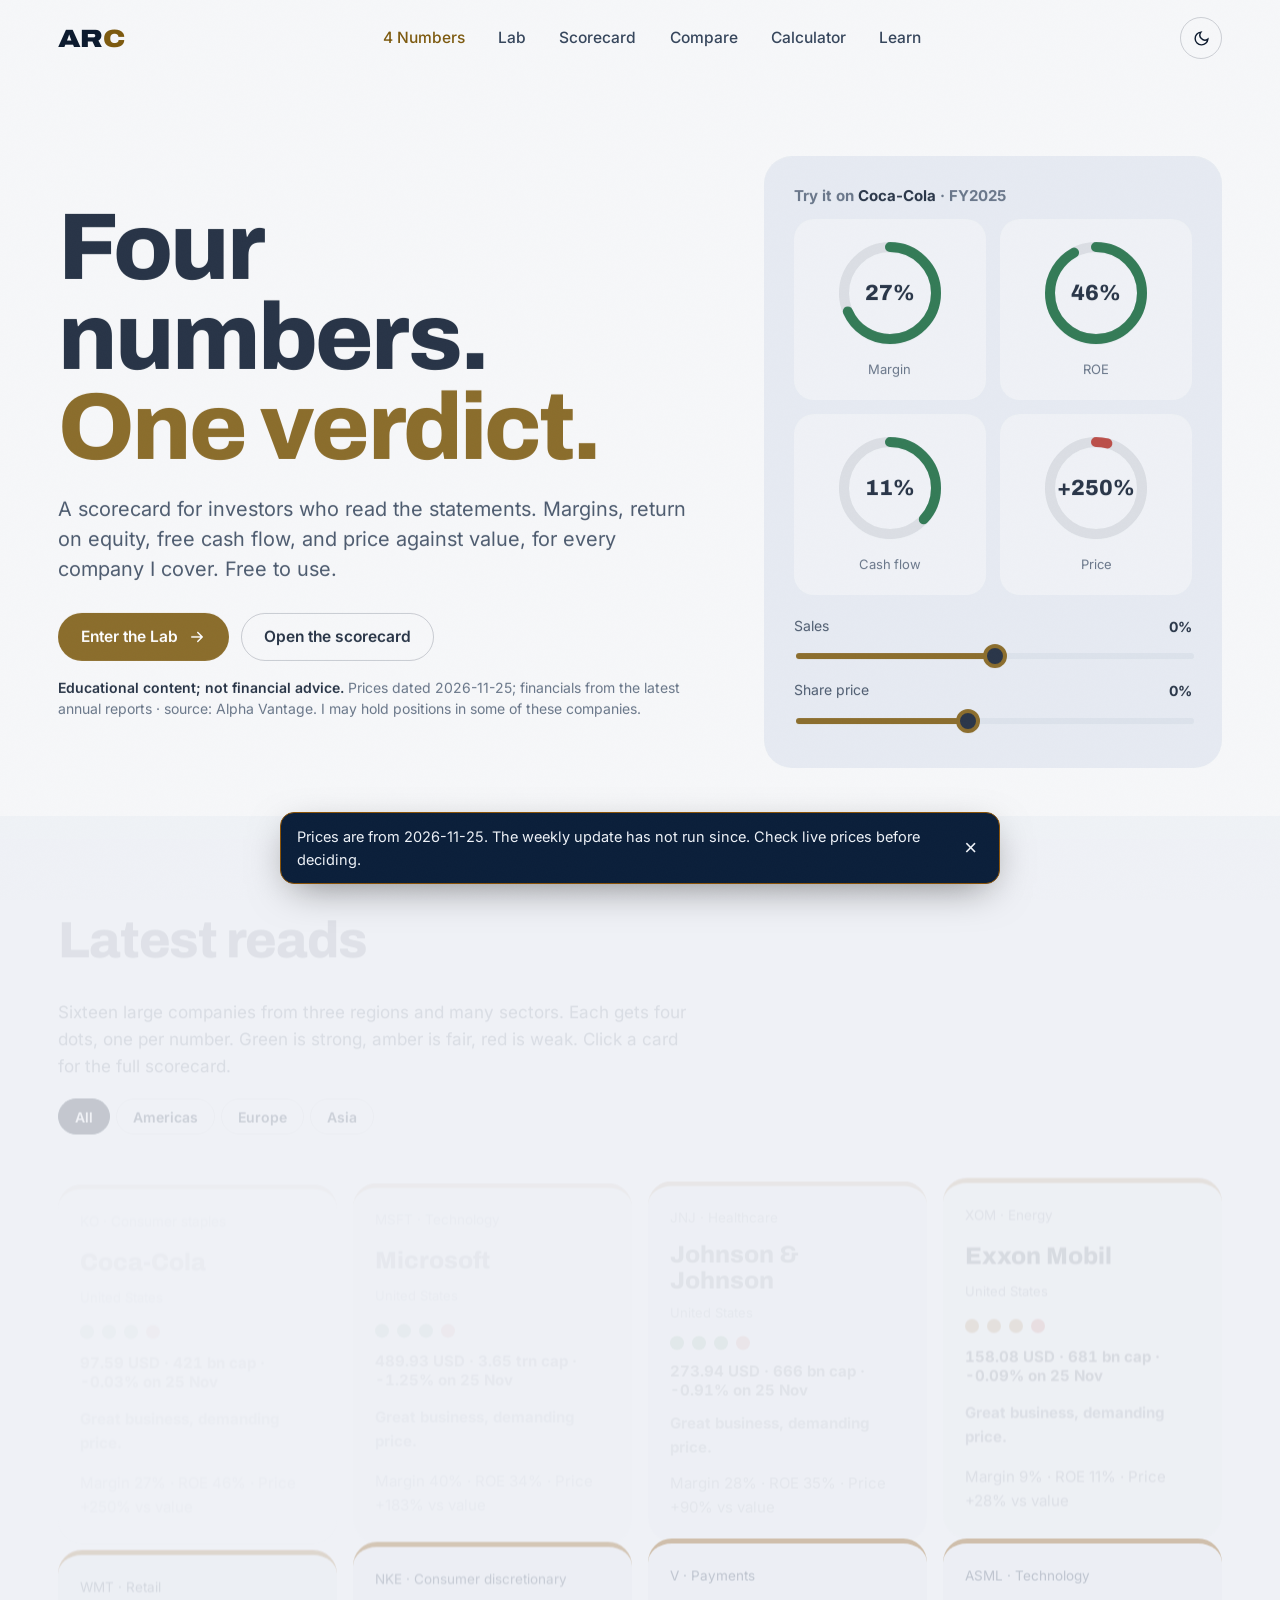
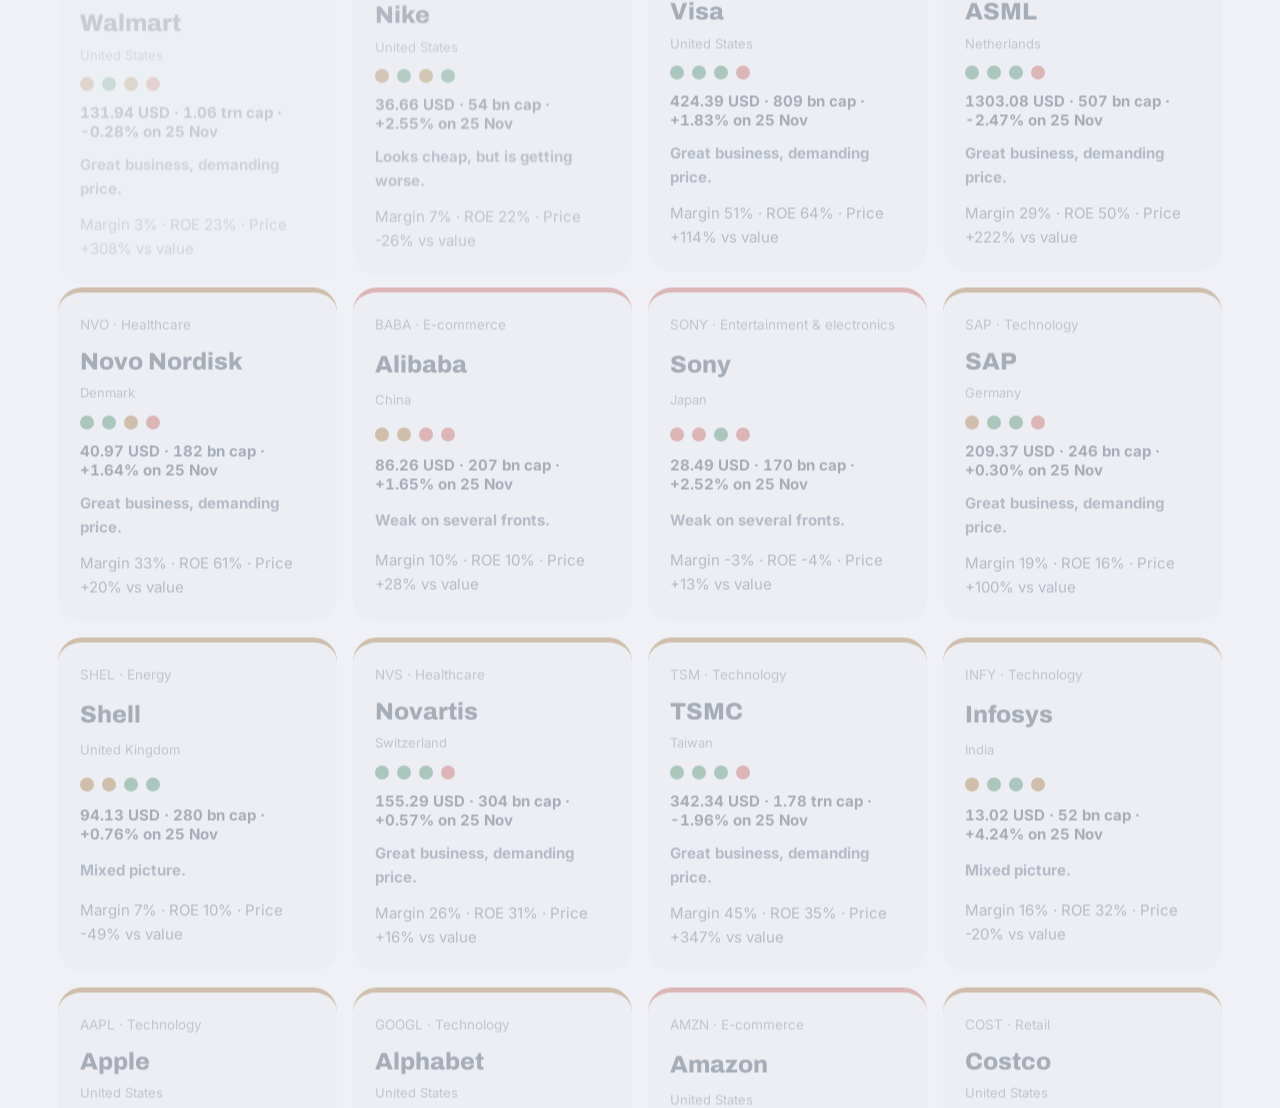
<file: index.html>
<!doctype html>
<html lang="en"><head><meta charset="utf-8"><title>4 Numbers</title>
<meta name="viewport" content="width=device-width,initial-scale=1">
<meta http-equiv="refresh" content="0; url=4-numeros.html">
<link rel="canonical" href="https://angelrabasa.github.io/4-numeros.html"></head>
<body><a href="4-numeros.html">4 Numbers</a></body></html>
</file>
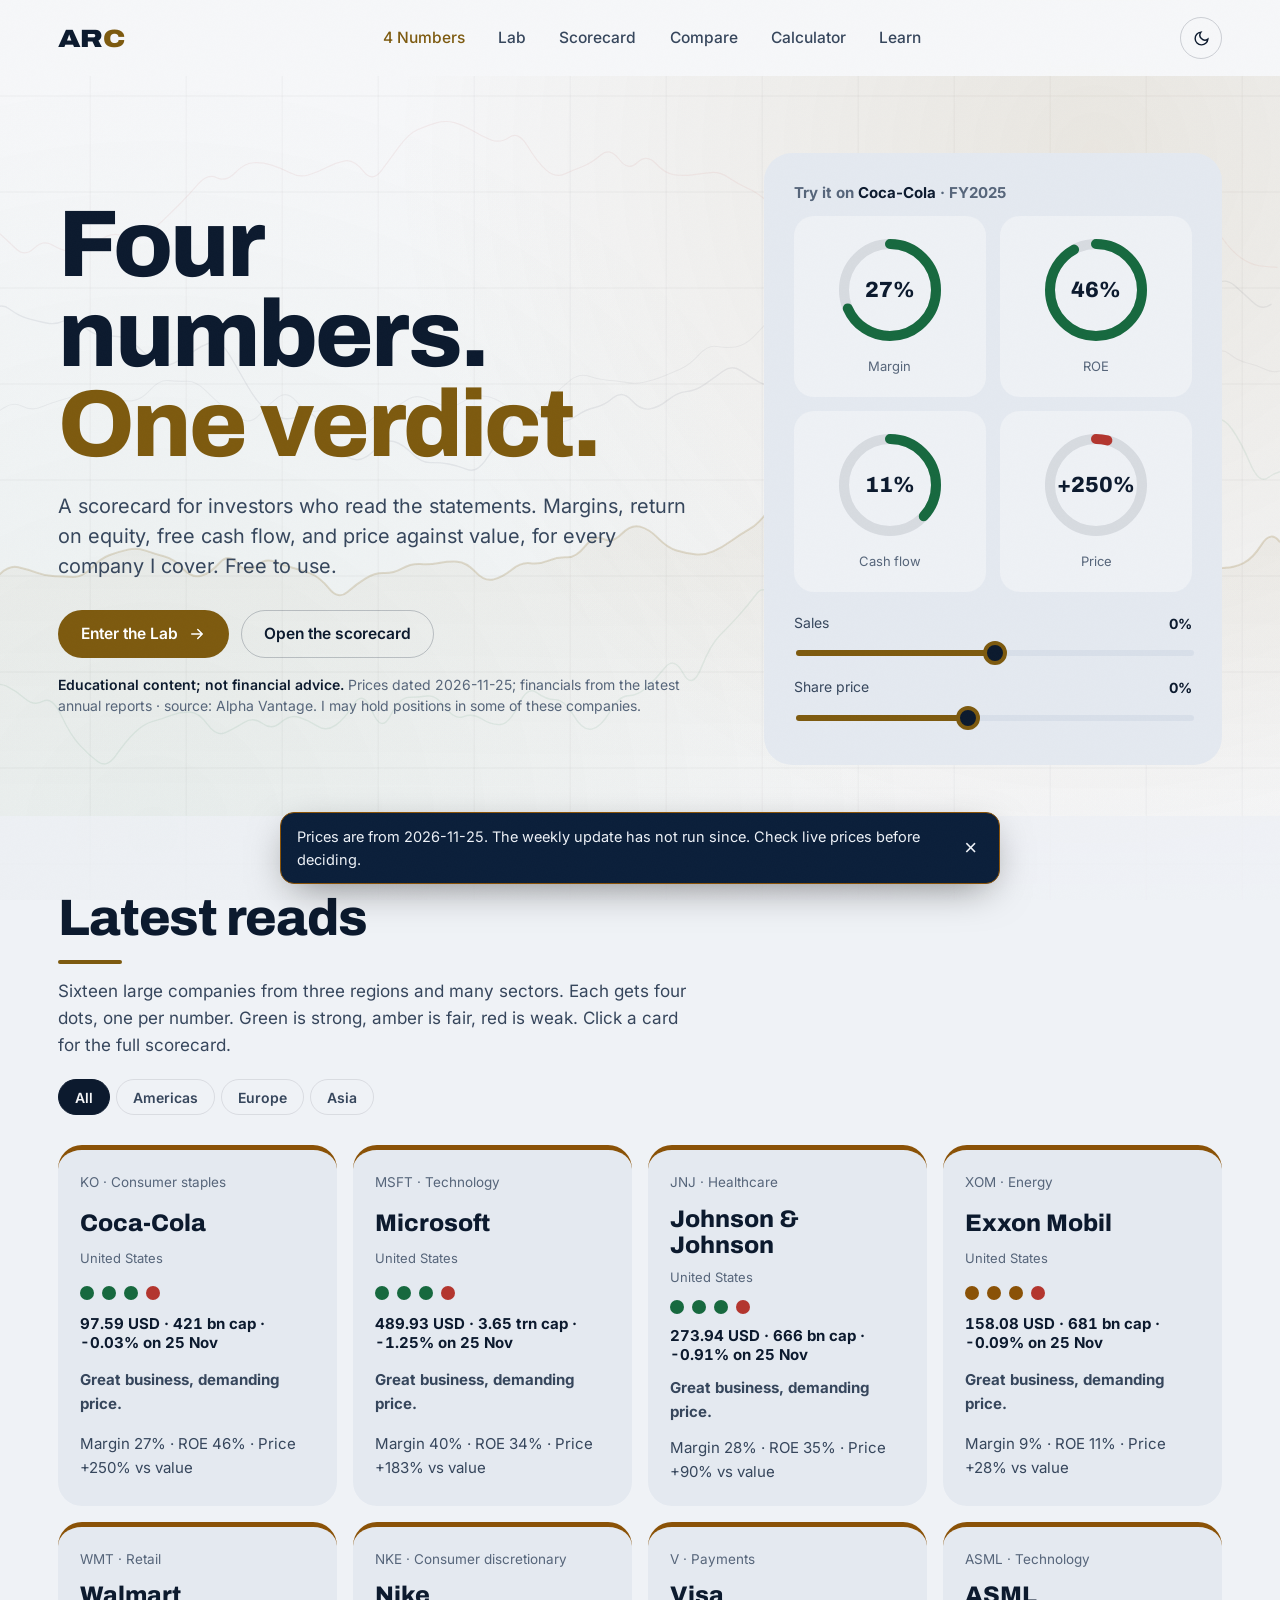
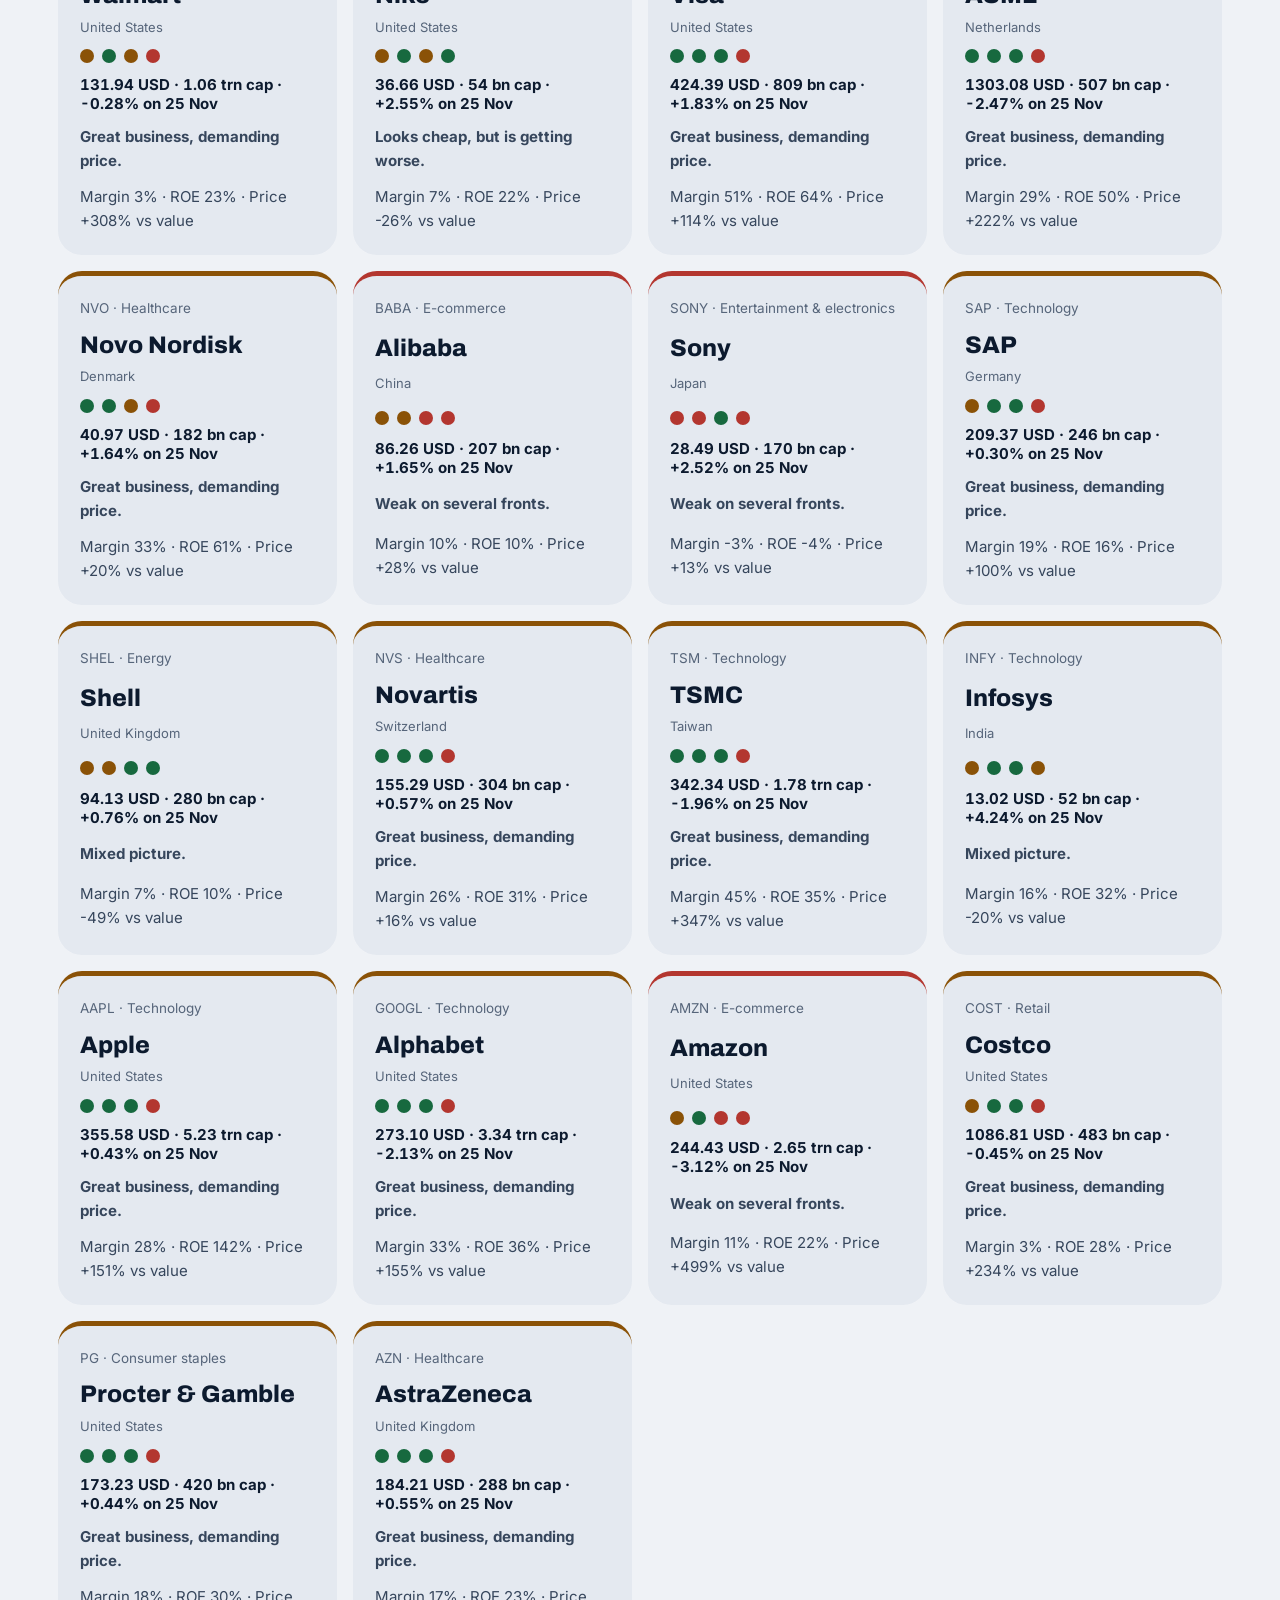
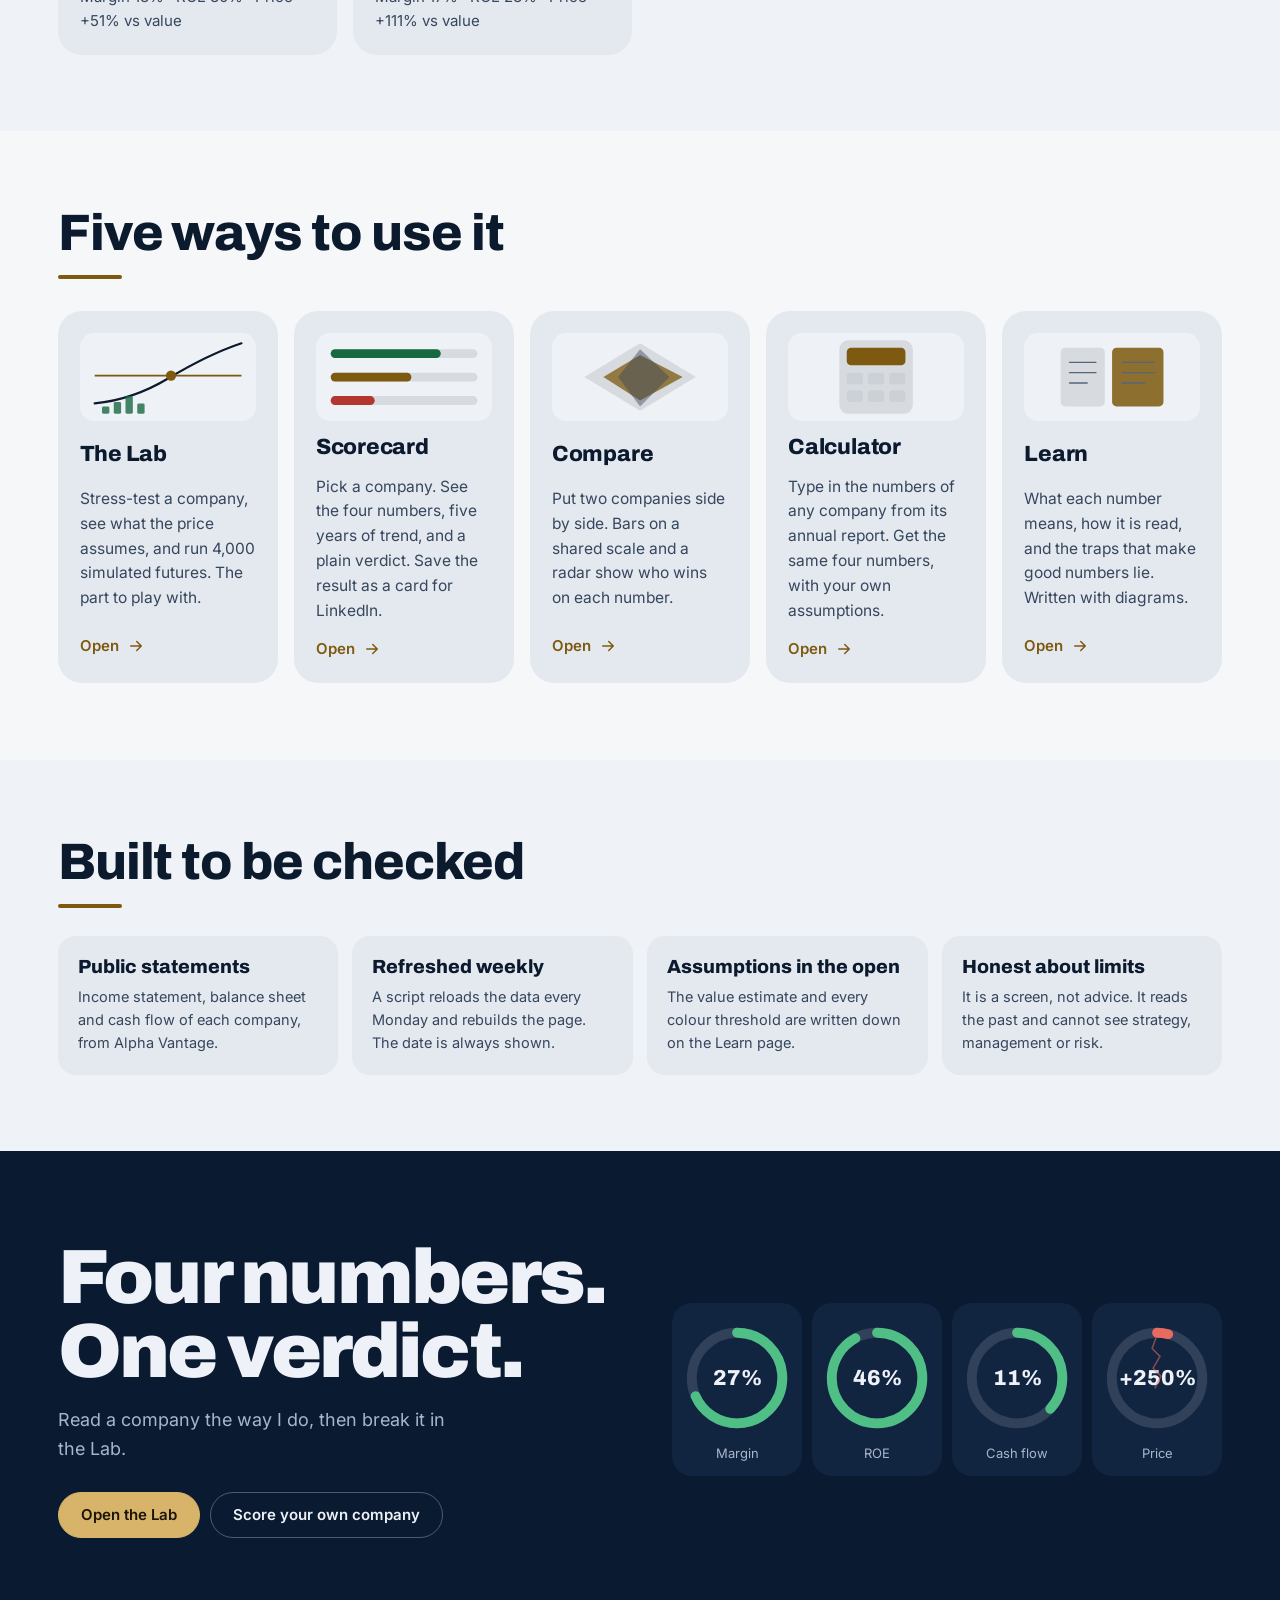
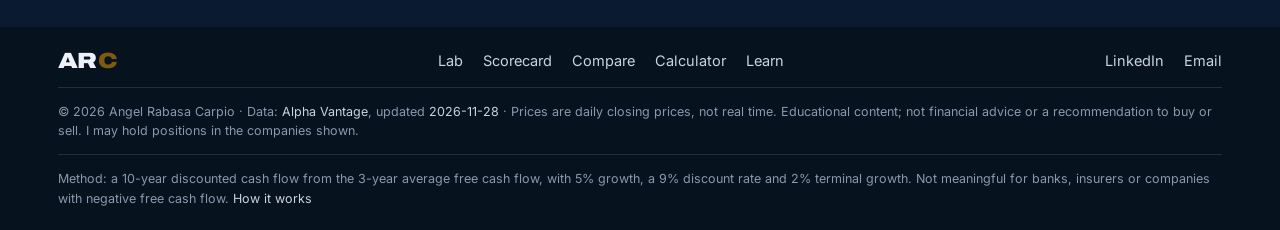
<file: 4-numeros.html>
<!doctype html>
<html lang="en">
<head>
<meta charset="utf-8">
<meta name="viewport" content="width=device-width,initial-scale=1,viewport-fit=cover">
<meta property="og:type" content="article">
<meta property="og:image:width" content="1200">
<meta property="og:image:height" content="627">
<meta name="twitter:card" content="summary_large_image">
<link rel="icon" href="favicon.svg" type="image/svg+xml">
<link rel="preload" href="fonts/inter-latin-wght-normal.woff2" as="font" type="font/woff2" crossorigin>
<link rel="preload" href="fonts/archivo-latin-standard-normal.woff2" as="font" type="font/woff2" crossorigin>
<style>@font-face{font-family:"Inter";font-style:normal;font-weight:100 900;font-display:swap;src:url(fonts/inter-latin-wght-normal.woff2) format("woff2")}@font-face{font-family:"Archivo";font-style:normal;font-weight:100 900;font-stretch:62% 125%;font-display:swap;src:url(fonts/archivo-latin-standard-normal.woff2) format("woff2")}</style>
<script>addEventListener("click",function(e){var a=e.target.closest&&e.target.closest("a[href]");if(a)try{sessionStorage.setItem("n4vt",e.clientX+","+e.clientY)}catch(_){}},true);addEventListener("pagereveal",function(){try{var v=(sessionStorage.getItem("n4vt")||"").split(",");if(v.length===2){document.documentElement.style.setProperty("--vx",v[0]+"px");document.documentElement.style.setProperty("--vy",v[1]+"px")}}catch(_){}});</script>

<meta name="description" content="Margins, return on equity, free cash flow and price against value. A free scorecard that refreshes every week.">
<meta property="og:url" content="https://angelrabasa.github.io/4-numeros.html">
<meta property="og:title" content="4 Numbers · Company scorecard · Angel Rabasa Carpio">
<meta property="og:description" content="Margins, return on equity, free cash flow and price against value. A free scorecard that refreshes every week.">
<meta property="og:image" content="https://angelrabasa.github.io/og/4-numeros.png">
<title>4 Numbers · Company scorecard</title>
<style>
/* Navy and brass: navy grounds that step one tone per section, brass for the one action and the figures that matter. */
:root{
  --ground:#08111f; --field-1:#0c1828; --field-2:#10203a; --field-3:#142a48; --deep:#0a1a30;
  --ink:#edf1f7; --ink-2:#b9c4d4; --ink-3:#8a98ad;
  --accent:#d7b46a; --accent-ink:#1a1406; --accent-soft:rgba(215,180,106,.13);
  --line:rgba(190,205,230,.13); --paper:#efe9de;
  --up:#4fbf86; --down:#e86b5f;
  --sans:"Inter",system-ui,-apple-system,"Segoe UI",sans-serif;
  --display:"Archivo","Inter",system-ui,sans-serif;
  --ease:cubic-bezier(.23,1,.32,1); --ease-io:cubic-bezier(.77,0,.175,1);
  color-scheme:dark;
}
@media (prefers-color-scheme:light){:root:not([data-theme="dark"]){
  --ground:#f6f7f9; --field-1:#eef1f5; --field-2:#e4e9f0; --field-3:#d8dfe9; --deep:#0b1f3a;
  --ink:#0c1a2e; --ink-2:#36465c; --ink-3:#56657a;
  --accent:#7d5a0f; --accent-ink:#ffffff; --accent-soft:rgba(125,90,15,.10);
  --line:rgba(12,26,46,.1);
  --up:#1f7a4d; --down:#b3362f;
  color-scheme:light;
}}
:root[data-theme="light"]{
  --ground:#f6f7f9; --field-1:#eef1f5; --field-2:#e4e9f0; --field-3:#d8dfe9; --deep:#0b1f3a;
  --ink:#0c1a2e; --ink-2:#36465c; --ink-3:#56657a;
  --accent:#7d5a0f; --accent-ink:#ffffff; --accent-soft:rgba(125,90,15,.10);
  --line:rgba(12,26,46,.1);
  --up:#1f7a4d; --down:#b3362f;
  color-scheme:light;
}
*{box-sizing:border-box}
html{scroll-behavior:smooth;scroll-padding-top:84px;scrollbar-color:color-mix(in srgb,var(--ink) 28%,transparent) var(--ground)}
body{margin:0;background:var(--ground);color:var(--ink);font:400 17px/1.6 var(--sans);-webkit-font-smoothing:antialiased;transition:background-color .35s ease,color .35s ease;caret-color:var(--accent)}
::selection{background:var(--accent);color:var(--accent-ink)}
a{color:inherit;text-decoration:none}
img{display:block;max-width:100%}
h1,h2,h3,h4,p,ul,ol,figure,dl,dd{margin:0}
h1,h2,h3{font-family:var(--display);text-wrap:balance}
ul,ol{list-style:none;padding:0}
:focus-visible{outline:2px solid var(--accent);outline-offset:3px;border-radius:4px}
.gut{padding-left:max(20px,4.5vw,env(safe-area-inset-left,0px));padding-right:max(20px,4.5vw,env(safe-area-inset-right,0px))}
.wrap{max-width:1360px;margin:0 auto}
.num{font-variant-numeric:tabular-nums}
svg.i{width:18px;height:18px;fill:none;stroke:currentColor;stroke-width:2;stroke-linecap:round;stroke-linejoin:round;flex:none}
.vh{position:absolute;width:1px;height:1px;overflow:hidden;clip:rect(0 0 0 0);white-space:nowrap}

/* buttons */
.btn{display:inline-flex;align-items:center;gap:10px;height:48px;padding:0 22px;border-radius:999px;font:600 15.5px/1 var(--sans);border:1.5px solid transparent;cursor:pointer;transition:transform .16s var(--ease),background-color .2s ease,color .2s ease,border-color .2s ease}
.btn:active{transform:scale(.97)}
.btn.fill{background:var(--accent);color:var(--accent-ink)}
.btn.line{border-color:color-mix(in srgb,var(--ink) 22%,transparent);color:var(--ink)}
.btn .i{transition:transform .25s var(--ease)}
@media (hover:hover) and (pointer:fine){
  .btn.fill:hover{background:color-mix(in srgb,var(--accent) 86%,var(--ink))}
  .btn.fill:hover .i{transform:translateX(3px)}
  .btn.line:hover{border-color:var(--ink)}
}

/* header */
body::before{content:"";position:fixed;inset:0 0 auto;height:env(safe-area-inset-top,0px);z-index:60;background:var(--ground)}
.bar{position:sticky;top:env(safe-area-inset-top,0px);z-index:50;background:color-mix(in srgb,var(--ground) 94%,transparent);transition:background-color .35s ease}
.bar .wrap{display:flex;align-items:center;justify-content:space-between;gap:24px;height:76px}
.logo{display:inline-flex;align-items:baseline;gap:2px;font:900 25px/1 var(--display);font-stretch:118%;letter-spacing:-.04em;color:var(--ink);transition:color .2s ease}
.logo b{color:var(--accent);font-weight:900}
@media (hover:hover) and (pointer:fine){.logo:hover{color:var(--accent)}}
.nav{display:flex;gap:clamp(18px,2.6vw,40px)}
.nav a{position:relative;font-size:15.5px;font-weight:500;color:var(--ink-2);transition:color .15s ease}
.nav a::after{content:"";position:absolute;left:0;right:0;bottom:-7px;height:2px;border-radius:2px;background:var(--accent);transform:scaleX(0);transform-origin:left;transition:transform .3s var(--ease)}
.nav a[aria-current="true"]{color:var(--ink)}.nav a[aria-current="true"]::after{transform:scaleX(1)}
@media (hover:hover) and (pointer:fine){.nav a:hover{color:var(--ink)}}
.bar-r{display:flex;align-items:center;gap:10px}
.bar .btn{height:42px;padding:0 18px;font-size:15px}
.tt{width:42px;height:42px;display:grid;place-items:center;border-radius:50%;border:1.5px solid color-mix(in srgb,var(--ink) 18%,transparent);background:none;color:var(--ink);cursor:pointer;transition:transform .16s var(--ease),border-color .2s ease}
.tt:active{transform:scale(.92)}
.tt svg{width:17px;height:17px;fill:none;stroke:currentColor;stroke-width:2;stroke-linecap:round;transition:transform .45s var(--ease)}
.tt:active svg{transform:rotate(-40deg)}
.tt .moon{display:none}
:root[data-theme="light"] .tt .sun{display:none}:root[data-theme="light"] .tt .moon{display:block}
@media (prefers-color-scheme:light){:root:not([data-theme="dark"]) .tt .sun{display:none}:root:not([data-theme="dark"]) .tt .moon{display:block}}
@media (max-width:860px){.nav{display:none}}
@media (max-width:420px){.bar .btn.hide-s{display:none}}

/* sections */
.sec{position:relative;padding-block:clamp(96px,11vw,168px);transition:background-color .35s ease}
.f1{background:var(--field-1)}.f2{background:var(--field-2)}.f3{background:var(--field-3)}
.head{display:grid;grid-template-columns:minmax(0,1fr) minmax(0,1fr);gap:clamp(24px,5vw,96px);align-items:end;margin-bottom:clamp(40px,5vw,72px)}
.head h2,.h2{font-weight:900;font-size:clamp(40px,4.6vw,72px);line-height:.95;font-stretch:115%;letter-spacing:-.035em}
.head p{font-size:clamp(17px,1.3vw,19px);color:var(--ink-2);max-width:48ch}
@media (max-width:860px){.head{grid-template-columns:1fr;align-items:start;gap:16px}}

/* figures */
.figs{display:grid;grid-template-columns:repeat(2,minmax(0,1fr));gap:22px 20px;margin-top:28px}
.figs b{display:block;font:900 clamp(30px,2.6vw,40px)/1 var(--display);font-stretch:112%;letter-spacing:-.025em}
.figs b em{font-style:normal;color:var(--accent)}
.figs span{display:block;margin-top:6px;font-size:14.5px;color:var(--ink-3)}
.more{display:inline-flex;align-items:center;gap:10px;margin-top:30px;font-weight:600;color:var(--accent)}
.more .i{transition:transform .25s var(--ease)}
@media (hover:hover) and (pointer:fine){.more:hover .i{transform:translateX(4px)}}
.inl{color:var(--accent);text-decoration:underline;text-decoration-thickness:1.5px;text-underline-offset:3px}

/* footer */
.foot{background:var(--deep);color:#eef2f8;padding-block:clamp(88px,10vw,150px) 36px;overflow:hidden}
.foot-grid{display:grid;grid-template-columns:minmax(0,1.05fr) minmax(0,.95fr);gap:clamp(36px,6vw,104px);align-items:center}
.foot h2{font-weight:900;font-size:clamp(46px,5.6vw,92px);line-height:.92;font-stretch:115%;letter-spacing:-.04em}
.foot h2 span{display:block;color:#d7b46a}
.foot .note{margin-top:22px;font-size:clamp(17px,1.3vw,19px);color:#c3cede;max-width:40ch}
.mail{display:inline-flex;align-items:center;gap:14px;margin-top:36px;font:700 clamp(19px,1.7vw,26px)/1.2 var(--display);font-stretch:105%;color:#fff;border-bottom:2px solid rgba(215,180,106,.55);padding-bottom:6px;transition:border-color .2s ease,color .2s ease;overflow-wrap:anywhere}
@media (hover:hover) and (pointer:fine){.mail:hover{border-color:#d7b46a;color:#e9cf96}}
.foot-act{display:flex;flex-wrap:wrap;gap:12px;margin-top:28px}
.foot .btn.fill{background:#d7b46a;color:#1a1406}
.foot .btn.line{border-color:rgba(238,242,248,.3);color:#eef2f8}
@media (hover:hover) and (pointer:fine){.foot .btn.fill:hover{background:#e6cb92}.foot .btn.line:hover{border-color:#eef2f8}}
.copyb{height:48px;padding:0 18px;border-radius:999px;border:1.5px solid rgba(238,242,248,.3);background:none;color:#eef2f8;font:600 15px/1 var(--sans);cursor:pointer;transition:transform .16s var(--ease),border-color .2s ease}
.copyb:active{transform:scale(.96)}
@media (hover:hover) and (pointer:fine){.copyb:hover{border-color:#eef2f8}}
.word{margin-top:clamp(64px,8vw,112px);font:900 clamp(48px,11.6vw,200px)/.82 var(--display);font-stretch:120%;letter-spacing:-.055em;color:#244a7a;white-space:nowrap;text-align:center}
.small{display:flex;justify-content:space-between;flex-wrap:wrap;gap:8px 24px;margin-top:28px;font-size:13.5px;color:#a3b4ca}
.small a{text-decoration:underline;text-underline-offset:3px}
@media (max-width:900px){.foot-grid{grid-template-columns:minmax(0,1fr)}}

/* reveals: content rises as each section enters */
.js .rv{opacity:0;transform:translateY(26px);transition:opacity .8s var(--ease),transform .8s var(--ease);transition-delay:var(--d,0s)}
.js .rv.in{opacity:1;transform:none}
.js .rv-clip{clip-path:inset(10% 6% 10% 6% round 18px);transition:clip-path 1.1s var(--ease-io)}
.js .rv-clip.in{clip-path:inset(0 0 0 0 round 18px)}
@media (prefers-reduced-motion:reduce){html{scroll-behavior:auto}*,*::before,*::after{animation:none!important}.js .rv{transform:none;transition:opacity .4s ease}.js .rv-clip{clip-path:none;transition:none}}

/* magazine cover: The Fortnight */
.cover{--cv-ink:#eef2f8;--cv-mute:#a3b4ca;--cv-acc:#d7b46a;--cv-bg:#0b1a2e;position:relative;display:block;aspect-ratio:3/4;container-type:inline-size;overflow:hidden;border-radius:6px;background:var(--cv-bg);color:var(--cv-ink);transition:transform .35s var(--ease)}
:root[data-theme="light"] .cover{--cv-bg:#0b1f3a}
@media (prefers-color-scheme:light){:root:not([data-theme="dark"]) .cover{--cv-bg:#0b1f3a}}
@media (hover:hover) and (pointer:fine){a.cover:hover{transform:translateY(-4px) rotate(-.4deg)}}
a.cover:active{transform:scale(.985)}
.cover>span,.cover>svg{position:absolute}
.cv-top{left:5cqi;right:5cqi;top:4.2cqi;display:flex;justify-content:space-between;gap:3cqi;font:600 2.6cqi/1 var(--sans);letter-spacing:.08em;text-transform:uppercase;color:var(--cv-mute)}
.cv-mast{left:4.4cqi;top:8.6cqi;font:900 13.4cqi/.82 var(--display);font-stretch:100%;letter-spacing:-.05em;text-transform:uppercase;color:var(--cv-ink)}
.cv-mast b{color:var(--cv-acc);font-weight:900}
.cv-by{left:5cqi;top:23.6cqi;font:500 3cqi/1 var(--sans);color:var(--cv-mute);letter-spacing:.02em}
.cv-hl{left:5cqi;top:31cqi;width:50cqi;display:grid;gap:2.2cqi}
.cv-kick{display:inline-block;justify-self:start;padding:1.1cqi 2.2cqi;border-radius:1cqi;background:var(--cv-acc);color:#1a1406;font:800 2.7cqi/1 var(--sans);letter-spacing:.06em;text-transform:uppercase}
.cv-h{font:900 7.4cqi/.94 var(--display);font-stretch:108%;letter-spacing:-.03em}
.cv-dk{font:500 3.3cqi/1.3 var(--sans);color:var(--cv-mute)}
.cv-art{right:5cqi;top:47cqi;width:34cqi;height:auto}
.cv-foot{left:5cqi;right:5cqi;bottom:4.5cqi;display:grid;grid-template-columns:auto 1fr auto;gap:5cqi;align-items:end;padding-top:3cqi}
.cv-stat{display:flex;align-items:end;gap:2cqi}
.cv-stat b{font:900 8.4cqi/.8 var(--display);font-stretch:108%;color:var(--cv-acc)}
.cv-stat>span,.cv-next{font:500 2.7cqi/1.25 var(--sans);color:var(--cv-mute)}
.cv-next b{display:block;font-weight:700;color:var(--cv-ink);text-transform:uppercase;letter-spacing:.06em;margin-bottom:.6cqi}
.cv-bar{width:14cqi;height:8cqi;background:repeating-linear-gradient(90deg,#eef2f8 0 .5cqi,transparent .5cqi .9cqi,#eef2f8 .9cqi 1.6cqi,transparent 1.6cqi 2cqi,#eef2f8 2cqi 2.3cqi,transparent 2.3cqi 2.9cqi);opacity:.8;border-radius:.4cqi}
/* the general cover lists every section of the magazine */
.cs-list{left:5cqi;right:5cqi;bottom:20cqi;display:grid;grid-template-columns:1fr 1fr;gap:3.4cqi 4cqi}
.cs-row{display:grid;gap:.9cqi;padding-left:2.4cqi;border-left:.6cqi solid var(--cv-acc)}
.cs-row.off{border-left-color:rgba(163,180,202,.4)}
.cs-k{display:flex;align-items:baseline;gap:1.8cqi;font:800 2.7cqi/1 var(--sans);letter-spacing:.07em;text-transform:uppercase;color:var(--cv-acc)}
.cs-row.off .cs-k{color:var(--cv-mute)}
.cs-k i{font-style:normal;font-weight:600;font-size:2.3cqi;color:var(--cv-mute);letter-spacing:.05em}
.cs-t{font:800 3.9cqi/1.08 var(--display);letter-spacing:-.015em;color:var(--cv-ink)}
.cs-row.off .cs-t{color:#c9d5e3}
.cs-art{left:5cqi;right:5cqi;top:28cqi;width:90cqi;height:auto}

/* back link and crumb, for inner pages */
.back .i{transition:transform .25s var(--ease)}
@media (hover:hover) and (pointer:fine){.back:hover .i{transform:translateX(-3px)}}
.crumb{display:inline-flex;align-items:center;gap:8px;font-size:15px;font-weight:600;color:var(--ink-2);transition:color .2s ease}
@media (hover:hover) and (pointer:fine){.crumb:hover{color:var(--accent)}}
@media (max-width:560px){.back .t{display:none}.bar .btn.back{width:42px;padding:0;justify-content:center}}

.foot-cal{border-radius:20px;background:rgba(238,242,248,.05);padding:clamp(22px,3vw,40px)}
.cal-h{font:800 clamp(20px,1.9vw,26px)/1.1 var(--display);font-stretch:108%;letter-spacing:-.015em;color:#eef2f8}
.cal{display:grid;grid-template-columns:repeat(6,minmax(0,1fr));gap:18px 12px;margin-top:24px}
.cal li{display:grid;grid-template-columns:1fr 1fr;gap:6px}
.cal .m{grid-column:1/-1;font-size:13.5px;font-weight:600;color:#a3b4ca}
.cal i{display:block;aspect-ratio:1;border-radius:6px;background:rgba(238,242,248,.08);transition:background-color .3s ease,transform .3s var(--ease)}
.cal i.on{background:#d7b46a}
.cal i.next{background:rgba(215,180,106,.28)}
@media (hover:hover) and (pointer:fine){.cal i:hover{transform:scale(1.08)}}
.cal-k{display:flex;gap:20px;margin-top:20px;font-size:14px;color:#a3b4ca}
.cal-k span{display:inline-flex;align-items:center;gap:8px}
.cal-k i{width:12px;height:12px;border-radius:3px;background:rgba(238,242,248,.12)}
.cal-k i.on{background:#d7b46a}
@media (max-width:520px){.cal{grid-template-columns:repeat(4,minmax(0,1fr))}}

:root{--navy:#0a1a30;--navy-2:#112440;--navy-3:#0e2038;--navy-4:#183055;--abyss:#07121f;--paper:#eef2f8;--paper-2:#b9c4d4;--slate:#c9d3e2;--slate-2:#a9b6ca;--mute:#8a98ad;--brass:#d7b46a;--amber:#e9a83c;--green-d:#4fbf86;--red-d:#e86b5f}
/* ===== Design tokens (8px grid, fluid type, motion) ===== */
:root{
  --s1:8px;--s2:16px;--s3:24px;--s4:32px;--s5:48px;--s6:64px;--s7:96px;
  --r-s:8px;--r-m:16px;--r-l:24px;--r-pill:999px;
  --sh-1:0 1px 2px rgba(0,0,0,.18),0 4px 12px -4px rgba(0,0,0,.28);
  --sh-2:0 2px 4px rgba(0,0,0,.2),0 16px 32px -12px rgba(0,0,0,.4);
  --fs-0:clamp(14px,.9vw + 11px,15px);--fs-1:clamp(16px,.5vw + 14px,18px);--fs-2:clamp(20px,1vw + 16px,26px);
  --fs-3:clamp(28px,2.4vw + 18px,48px);--fs-4:clamp(40px,6.4vw,96px);
  --dur-fast:150ms;--dur-base:300ms;--dur-slow:700ms;
  --ease-out-expo:cubic-bezier(.16,1,.3,1);
  --spring:cubic-bezier(.34,1.4,.64,1);
  --stagger:50ms;
  --grain:url("data:image/svg+xml,%3Csvg xmlns='http://www.w3.org/2000/svg' width='120' height='120'%3E%3Cfilter id='n'%3E%3CfeTurbulence type='fractalNoise' baseFrequency='.8' numOctaves='2' stitchTiles='stitch'/%3E%3C/filter%3E%3Crect width='100%25' height='100%25' filter='url(%23n)' opacity='.5'/%3E%3C/svg%3E");
}
@media (prefers-color-scheme:light){:root:not([data-theme="dark"]){--up:#17693f;--mid:#8a5207;--sh-1:0 1px 2px rgba(10,20,40,.08),0 4px 12px -4px rgba(10,20,40,.12);--sh-2:0 2px 4px rgba(10,20,40,.08),0 16px 32px -12px rgba(10,20,40,.2)}}
:root[data-theme="light"]{--up:#17693f;--mid:#8a5207;--sh-1:0 1px 2px rgba(10,20,40,.08),0 4px 12px -4px rgba(10,20,40,.12);--sh-2:0 2px 4px rgba(10,20,40,.08),0 16px 32px -12px rgba(10,20,40,.2)}
body::after{content:"";position:fixed;inset:0;pointer-events:none;background:var(--grain);opacity:.035;z-index:100}
.skip{position:absolute;left:16px;top:-56px;z-index:200;background:var(--accent);color:var(--accent-ink);padding:12px 16px;border-radius:var(--r-s);font-weight:600;transition:top var(--dur-fast)}
.skip:focus{top:8px}
:focus-visible{outline:2px solid var(--accent);outline-offset:3px}
/* Reduced motion: no transforms/scroll animation anywhere on 4 Numbers pages; state changes stay instant or fade only */
@media (prefers-reduced-motion:reduce){
  *,*::before,*::after{animation-duration:.01ms!important;animation-iteration-count:1!important;transition-duration:.01ms!important;scroll-behavior:auto!important}
  .rv,.mv{transform:none!important}
  ::view-transition-group(*),::view-transition-old(*),::view-transition-new(*){animation:none!important}
}
:root{--mid:var(--amber);--num:"Archivo","Inter",system-ui,sans-serif}
.dial,.bigv strong,.bc,.t td,.m .v,.nv{font-variant-numeric:tabular-nums lining-nums}
/* 4 Numbers product pages */
.n4h{padding-top:clamp(36px,6vw,88px);padding-bottom:clamp(28px,4vw,56px)}
.n4h h1{font-weight:800;font-size:clamp(42px,7.4vw,104px);line-height:.95;letter-spacing:-.03em;max-width:13ch}
.n4h h1>span:not(.w){color:var(--accent)}
.n4h .lede{margin-top:22px;max-width:50ch;font-size:clamp(18px,1.55vw,22px);line-height:1.5;color:var(--ink-2)}
.n4h .fine{margin-top:16px}
.crumb{display:inline-flex;align-items:center;gap:8px;font-size:14.5px;color:var(--ink-3);margin-bottom:18px}
.crumb:hover{color:var(--ink)}
.fine{font-size:14px;line-height:1.55;color:var(--ink-3);max-width:70ch}
.fine b{color:var(--ink);font-weight:600}
.sec2{padding-top:clamp(44px,6vw,96px);padding-bottom:clamp(44px,6vw,96px)}
.sec2.alt{background:var(--field-1)}
.sec2 h2{font-weight:800;font-size:clamp(30px,4vw,54px);line-height:1;letter-spacing:-.02em;max-width:20ch}
.sec2 .sub{margin-top:14px;color:var(--ink-2);max-width:58ch;font-size:17px}
.row{display:flex;flex-wrap:wrap;gap:12px;margin-top:28px}

/* hub hero */
.hub{display:grid;grid-template-columns:minmax(0,7fr) minmax(0,5fr);gap:clamp(28px,5vw,80px);align-items:center}
@media (max-width:900px){.hub{grid-template-columns:1fr}}
.dials{display:grid;grid-template-columns:1fr 1fr;gap:14px;padding:clamp(18px,2.4vw,30px);border-radius:28px;background:var(--field-2)}
.dials .dh{grid-column:1/-1;font:700 15px/1.3 var(--sans);color:var(--ink-3)}
.dials .dh b{color:var(--ink)}
.dial{display:grid;justify-items:center;gap:6px;padding:14px 8px;border-radius:20px;background:var(--field-1)}
.dial svg{width:100%;max-width:120px;height:auto}
.dial .trk{fill:none;stroke:var(--line);stroke-width:10}
.dial .arc{fill:none;stroke-width:10;stroke-linecap:round;transform:rotate(-90deg);transform-origin:60px 60px;transition:stroke-dashoffset .9s var(--ease)}
.dial .arc.g{stroke:var(--up)}.dial .arc.a{stroke:var(--mid)}.dial .arc.r{stroke:var(--down)}
.dial .v{font:800 22px/1 var(--display);fill:var(--ink);text-anchor:middle}
.dial small{font-size:13px;color:var(--ink-3)}

/* chips + verdict + metrics */
.chips{display:flex;flex-wrap:wrap;gap:10px}
.chip{appearance:none;border:1.5px solid var(--line);background:transparent;color:var(--ink);font:600 15px/1 var(--sans);height:44px;padding:0 18px;border-radius:999px;cursor:pointer;display:inline-flex;align-items:center;gap:10px;transition:transform .16s var(--ease),background-color .2s,border-color .2s}
.chip:active{transform:scale(.97)}
.chip i{width:10px;height:10px;border-radius:50%;background:var(--ink-3)}
.chip i.g{background:var(--up)}.chip i.a{background:var(--mid)}.chip i.r{background:var(--down)}
.chip[aria-pressed="true"]{background:var(--ink);color:var(--ground);border-color:var(--ink)}
@media (hover:hover) and (pointer:fine){.chip:hover{border-color:var(--ink)}}
.stage{display:grid;grid-template-columns:minmax(0,5fr) minmax(0,7fr);gap:clamp(28px,4vw,72px);margin-top:clamp(24px,3.4vw,44px);align-items:start}
@media (max-width:900px){.stage{grid-template-columns:1fr}}
.who h2{font-weight:800;font-size:clamp(34px,4.4vw,60px);line-height:1;letter-spacing:-.02em}
.who .meta{margin-top:10px;color:var(--ink-3);font-size:15px}
.verdict{margin-top:26px;padding:22px 24px;border-radius:20px;background:var(--field-2);border-left:6px solid var(--ink-3)}
.verdict.g{border-color:var(--up)}.verdict.a{border-color:var(--mid)}.verdict.r{border-color:var(--down)}
.verdict b{display:block;font:800 clamp(21px,2.1vw,29px)/1.15 var(--display);letter-spacing:-.01em}
.verdict p{margin-top:8px;color:var(--ink-2);font-size:16px}
.keys{display:grid;grid-template-columns:repeat(2,1fr);gap:12px;margin-top:16px}
.keys div{padding:14px 16px;border-radius:14px;background:var(--field-2)}
.keys small{display:block;font-size:13px;color:var(--ink-3)}
.keys strong{font:700 20px/1.2 var(--display)}
.acts{display:flex;flex-wrap:wrap;gap:10px;margin-top:20px}
.btn.sm{height:42px;font-size:14.5px;padding:0 18px}
.metrics{display:grid;gap:14px}
.m{padding:22px clamp(18px,2.2vw,28px);border-radius:22px;background:var(--field-2);display:grid;grid-template-columns:minmax(0,1fr) 128px;gap:8px 20px;align-items:center}
@media (max-width:520px){.m{grid-template-columns:1fr}}
.m .lab{font-size:14.5px;color:var(--ink-3)}
.m .big{font:800 clamp(34px,3.6vw,50px)/1 var(--display);letter-spacing:-.02em;margin-top:2px}
.m .big em{font-style:normal;font-size:.5em;color:var(--ink-3);margin-left:3px}
.m .why{grid-column:1/-1;font-size:14.5px;color:var(--ink-2)}
.gauge{grid-column:1/-1;position:relative;height:12px;border-radius:99px;overflow:hidden;display:flex;margin-top:6px}
.gauge span{height:100%}
.gauge .r{background:color-mix(in srgb,var(--down) 70%,var(--field-2))}
.gauge .a{background:var(--mid)}
.gauge .g{background:color-mix(in srgb,var(--up) 70%,var(--field-2))}
.pin{position:absolute;top:-4px;width:4px;height:20px;border-radius:2px;background:var(--ink);box-shadow:0 0 0 3px var(--field-2);transition:left .7s var(--ease)}
.gscale{grid-column:1/-1;display:flex;justify-content:space-between;font-size:12px;color:var(--ink-3)}
.spark{width:128px;height:56px;justify-self:end}
.spark path{fill:none;stroke:var(--accent);stroke-width:2.5;stroke-linecap:round;stroke-linejoin:round}
.spark circle{fill:var(--accent)}
.spark text{fill:var(--ink-3);font-size:10px;font-family:var(--sans)}

/* revenue bars */
.rev{margin-top:clamp(28px,4vw,56px);padding:clamp(20px,2.6vw,32px);border-radius:24px;background:var(--field-2)}
.rev h3{font:700 17px/1.3 var(--display)}
.rev p{font-size:14px;color:var(--ink-3);margin-top:4px}
.rev svg{width:100%;height:auto;margin-top:18px}
.rev .b{fill:var(--accent);transition:opacity .2s}
.rev .b.f{fill:var(--up)}
.rev text{fill:var(--ink-3);font:12px var(--sans)}
.rev .vv{fill:var(--ink);font-weight:600}
.legend{display:flex;gap:18px;margin-top:10px;font-size:13px;color:var(--ink-3)}
.legend i{display:inline-block;width:10px;height:10px;border-radius:3px;margin-right:6px;vertical-align:-1px}

/* table */
.tw{margin-top:28px;overflow-x:auto;border-radius:20px;background:var(--field-2)}
table.t{width:100%;border-collapse:collapse;min-width:640px}
.t th,.t td{padding:16px 18px;text-align:right;font-size:15.5px;white-space:nowrap}
.t th:first-child,.t td:first-child{text-align:left}
.t thead th{font:600 13.5px/1 var(--sans);color:var(--ink-3);border-bottom:1px solid var(--line)}
.t th button{all:unset;cursor:pointer;display:inline-flex;gap:6px;align-items:center}
.t th button:focus-visible{outline:2px solid var(--accent);outline-offset:4px;border-radius:4px}
.t tbody tr{border-top:1px solid var(--line);cursor:pointer}
.t tbody tr:first-child{border-top:0}
@media (hover:hover){.t tbody tr:hover{background:var(--accent-soft)}}
.t td .z{display:inline-block;min-width:68px;padding:5px 10px;border-radius:99px;font-weight:600;text-align:center}
.t .z.g{background:color-mix(in srgb,var(--up) 22%,transparent);color:var(--up)}
.t .z.a{background:color-mix(in srgb,var(--mid) 16%,transparent);color:var(--mid)}
.t .z.r{background:color-mix(in srgb,var(--down) 20%,transparent);color:var(--down)}
.t td strong{font-weight:700}
.t td small{display:block;color:var(--ink-3);font-size:12.5px}

/* tiles */
.tiles{display:grid;grid-template-columns:repeat(auto-fit,minmax(205px,1fr));gap:16px;margin-top:32px}
.tile{display:grid;gap:14px;padding:22px;border-radius:24px;background:var(--field-2);transition:transform .25s var(--ease),background-color .2s}
.tile svg.ill{width:100%;height:auto;border-radius:14px;background:var(--field-1)}
.tile b{font:800 22px/1.15 var(--display);letter-spacing:-.01em}
.tile p{font-size:15.5px;color:var(--ink-2)}
.tile .go{display:inline-flex;align-items:center;gap:8px;font-weight:600;font-size:15px;color:var(--accent)}
@media (hover:hover) and (pointer:fine){.tile:hover{transform:translateY(-4px);background:var(--field-3)}}
.ill .p{fill:var(--accent)}.ill .q{fill:var(--up)}.ill .s{fill:var(--down)}.ill .l{stroke:var(--ink-3);fill:none;stroke-width:2;stroke-linecap:round;stroke-linejoin:round}.ill .t1{fill:var(--ink-3);font:600 11px var(--sans)}.ill .k{fill:var(--line)}

/* picks */
.picks{display:grid;grid-template-columns:repeat(auto-fit,minmax(260px,1fr));gap:16px;margin-top:30px}
.pick{display:grid;gap:12px;padding:22px;border-radius:24px;background:var(--field-2);border-top:5px solid var(--ink-3);transition:transform .25s var(--ease)}
.pick.g{border-color:var(--up)}.pick.a{border-color:var(--mid)}.pick.r{border-color:var(--down)}
.pick h3{font:800 24px/1.1 var(--display)}
.pick small{color:var(--ink-3);font-size:13.5px}
.pick .dots{display:flex;gap:8px;align-items:center}
.pick .dots i{width:14px;height:14px;border-radius:50%}
.pick .dots i.g{background:var(--up)}.pick .dots i.a{background:var(--mid)}.pick .dots i.r{background:var(--down)}.pick .dots i.n{background:var(--line)}
.pick p{font-size:15px;color:var(--ink-2)}
@media (hover:hover) and (pointer:fine){.pick:hover{transform:translateY(-4px)}}

/* trust band */
.trust{display:grid;grid-template-columns:repeat(auto-fit,minmax(220px,1fr));gap:14px;margin-top:28px}
.trust div{padding:20px;border-radius:18px;background:var(--field-2)}
.trust b{display:block;font:800 19px/1.2 var(--display)}
.trust p{margin-top:6px;font-size:14.5px;color:var(--ink-2)}

/* forms */
.form{display:grid;grid-template-columns:minmax(0,5fr) minmax(0,7fr);gap:clamp(24px,4vw,64px);margin-top:clamp(24px,3.4vw,44px);align-items:start}
@media (max-width:900px){.form{grid-template-columns:1fr}}
.fields{display:grid;gap:12px;padding:clamp(18px,2.4vw,28px);border-radius:24px;background:var(--field-2)}
.fields .fh{font:700 15px/1.3 var(--sans);color:var(--ink-3)}
.fld{display:grid;gap:6px}
.fld label{font-size:14px;color:var(--ink-2)}
.fld input,.sel{height:46px;padding:0 14px;border-radius:12px;border:1.5px solid var(--line);background:var(--field-1);color:var(--ink);font:500 16px var(--sans);width:100%}
.fld input:focus,.sel:focus{outline:2px solid var(--accent);outline-offset:1px;border-color:transparent}
.two{display:grid;grid-template-columns:1fr 1fr;gap:12px}
.hint{font-size:12.5px;color:var(--ink-3)}
.toast{position:fixed;left:50%;bottom:28px;transform:translate(-50%,20px);padding:12px 20px;border-radius:99px;background:var(--ink);color:var(--ground);font:600 14.5px var(--sans);opacity:0;pointer-events:none;transition:opacity .25s,transform .25s var(--ease);z-index:90}
.toast.on{opacity:1;transform:translate(-50%,0)}

/* compare */
.pickers{display:grid;grid-template-columns:1fr auto 1fr;gap:14px;align-items:center;margin-top:30px}
.pickers span{font:800 18px var(--display);color:var(--ink-3)}
@media (max-width:640px){.pickers{grid-template-columns:1fr}.pickers span{text-align:center}}
.vs{display:grid;grid-template-columns:minmax(0,7fr) minmax(0,5fr);gap:clamp(24px,4vw,64px);margin-top:32px;align-items:start}
@media (max-width:900px){.vs{grid-template-columns:1fr}}
.vrow{padding:20px clamp(16px,2vw,26px);border-radius:20px;background:var(--field-2);margin-bottom:12px}
.vrow .vh{font:600 14.5px var(--sans);color:var(--ink-3);margin-bottom:12px;display:flex;justify-content:space-between;gap:10px}
.vbar{display:grid;grid-template-columns:78px 1fr 62px;gap:12px;align-items:center;margin-top:8px;font-size:14.5px}
.vbar .tr{height:14px;border-radius:99px;background:var(--field-1);overflow:hidden}
.vbar .fl{display:block;height:100%;border-radius:99px;transition:width .7s var(--ease)}
.vbar.a .fl{background:var(--accent)}.vbar.b .fl{background:var(--ink-2)}
.vbar b{text-align:right;font-weight:700}
.vbar.win b{color:var(--up)}
.radar{padding:22px;border-radius:24px;background:var(--field-2)}
.radar svg{width:100%;height:auto}
.radar .ring{fill:none;stroke:var(--line)}
.radar .ax{stroke:var(--line)}
.radar .pa{fill:color-mix(in srgb,var(--accent) 28%,transparent);stroke:var(--accent);stroke-width:2.5}
.radar .pb{fill:color-mix(in srgb,var(--ink) 12%,transparent);stroke:var(--ink-2);stroke-width:2.5}
.radar text{fill:var(--ink-3);font:12.5px var(--sans);text-anchor:middle}
.verdicts{display:grid;grid-template-columns:1fr 1fr;gap:12px;margin-top:14px}
@media (max-width:520px){.verdicts{grid-template-columns:1fr}}
.verdicts .verdict{margin:0;padding:16px 18px}
.verdicts .verdict b{font-size:17px}
.verdicts .verdict p{font-size:14px}

/* learn */
.lrow{display:grid;grid-template-columns:minmax(0,5fr) minmax(0,6fr);gap:clamp(24px,4vw,72px);align-items:center;padding-block:clamp(28px,4vw,56px);border-top:1px solid var(--line)}
.lrow:first-of-type{border-top:0}
.lrow.flip{grid-template-columns:minmax(0,6fr) minmax(0,5fr)}
.lrow.flip .art{order:2}
@media (max-width:900px){.lrow,.lrow.flip{grid-template-columns:1fr}.lrow.flip .art{order:0}}
.art{padding:clamp(16px,2vw,26px);border-radius:26px;background:var(--field-2)}
.art svg{width:100%;height:auto;display:block}
.lrow h3{font:800 clamp(26px,3vw,40px)/1.05 var(--display);letter-spacing:-.02em}
.lrow .rule{margin-top:12px;font-weight:600;color:var(--accent)}
.lrow p{margin-top:12px;font-size:17px;color:var(--ink-2);max-width:52ch}
.lrow ul{margin-top:14px;display:grid;gap:8px;font-size:15.5px;color:var(--ink-2)}
.lrow li{padding-left:20px;position:relative}
.lrow li::before{content:"";position:absolute;left:0;top:.65em;width:8px;height:8px;border-radius:2px;background:var(--accent)}
.il .p{fill:var(--accent)}.il .q{fill:var(--up)}.il .s{fill:var(--down)}.il .n{fill:var(--ink-3)}.il .o{fill:var(--field-3)}
.il .l{stroke:var(--ink-3);fill:none;stroke-width:2;stroke-linecap:round}
.il text{fill:var(--ink);font:600 13px var(--sans)}.il text.m2{fill:var(--ink-3);font-weight:500;font-size:12px}.il text.bg{font:800 28px var(--display)}
.il text.w{fill:#fff}
.gl{display:grid;grid-template-columns:repeat(auto-fit,minmax(300px,1fr));gap:12px;margin-top:28px}
.gl div{padding:18px 20px;border-radius:16px;background:var(--field-2)}
.gl dt{font:700 17px var(--display)}
.gl dd{margin-top:4px;font-size:15px;color:var(--ink-2)}
details.q{border-radius:16px;background:var(--field-2);padding:0 20px;margin-top:10px}
details.q summary{cursor:pointer;list-style:none;padding:18px 0;font:700 17px var(--display);display:flex;justify-content:space-between;gap:16px}
details.q summary::after{content:"+";font-size:22px;line-height:1;color:var(--accent)}
details.q[open] summary::after{content:"\2212"}
details.q p{padding-bottom:18px;color:var(--ink-2);font-size:16px;max-width:70ch}
.cta{margin-top:20px;padding:clamp(26px,4vw,48px);border-radius:28px;background:var(--deep);color:var(--paper);display:flex;flex-wrap:wrap;gap:20px;align-items:center;justify-content:space-between}
.cta h3{font:800 clamp(24px,3vw,38px)/1.05 var(--display);letter-spacing:-.02em;max-width:18ch}

.subnav{display:none}
@media (max-width:900px){.subnav{display:flex;gap:8px;overflow-x:auto;padding:0 max(20px,4.5vw) 12px;scrollbar-width:none}.subnav::-webkit-scrollbar{display:none}
.subnav a{flex:none;height:36px;padding:0 14px;display:inline-flex;align-items:center;border-radius:99px;border:1.5px solid var(--line);font:600 14px var(--sans);color:var(--ink-2)}
.subnav a[aria-current="page"]{background:var(--ink);color:var(--ground);border-color:var(--ink)}}
.nav a[aria-current="page"]{color:var(--accent)}

/* closing */
.close{--mid:var(--amber);background:var(--navy);color:var(--paper);padding:clamp(48px,7vw,104px) max(20px,4.5vw);--field-1:var(--navy-2);--field-2:var(--navy-2);--line:rgba(238,242,248,.14);--ink:var(--paper);--ink-3:var(--mute);--up:var(--green-d);--accent:var(--brass);--down:var(--red-d)}
.close-in{display:grid;grid-template-columns:minmax(0,1fr) minmax(0,1fr);gap:clamp(28px,5vw,80px);align-items:center}
@media (max-width:820px){.close-in{grid-template-columns:minmax(0,1fr)}}
.close h2{font:900 clamp(40px,6vw,84px)/.96 var(--display);letter-spacing:-.035em;color:var(--paper)}
.close p{margin-top:18px;font-size:clamp(17px,1.4vw,20px);color:var(--slate-2);max-width:36ch}
.close-act{display:flex;flex-wrap:wrap;gap:10px;margin-top:28px}
.close-r{display:grid;grid-template-columns:repeat(4,minmax(0,1fr));gap:10px}
@media (max-width:520px){.close-r{grid-template-columns:repeat(2,minmax(0,1fr))}}
.close-r .dial{background:var(--navy-2);padding:16px 6px 12px}
.close-r .dial small{color:var(--slate-2)}
.n4f-btn{display:inline-flex;align-items:center;height:46px;padding:0 22px;border-radius:99px;border:1.5px solid rgba(238,242,248,.3);font:600 15px var(--sans);color:var(--paper);transition:background-color .2s,border-color .2s}
.n4f-btn.fill{background:var(--brass);border-color:var(--brass);color:#1a1406}
@media (hover:hover){.n4f-btn:hover{border-color:var(--paper)}.n4f-btn.fill:hover{background:#e6c982}}
.slim{background:var(--abyss);color:var(--slate-2);padding-top:22px;padding-bottom:22px}
.slim a{color:var(--slate)}
.slim-in{display:flex;flex-wrap:wrap;align-items:center;justify-content:space-between;gap:14px 28px}
.slim .logo{color:var(--paper);font-size:22px}
.slim nav{display:flex;flex-wrap:wrap;gap:6px 20px;font-size:14.5px}
@media (hover:hover){.slim nav a:hover{color:var(--brass)}}
.slim-fine{margin-top:14px;padding-top:14px;border-top:1px solid rgba(238,242,248,.12);font-size:12.5px;line-height:1.55;color:var(--mute)}
.slim-fine span{color:var(--slate)}

.btn.line,.chip{background:transparent;color:var(--ink)}
.chip[aria-pressed="true"]{background:var(--ink);color:var(--ground)}

.flags{list-style:none;margin:14px 0 0;padding:0;display:grid;gap:8px}.flags li{position:relative;padding:10px 14px 10px 34px;border-radius:12px;background:var(--field-2);font-size:15px;color:var(--ink-2);line-height:1.45}.flags li::before{content:"";position:absolute;left:14px;top:17px;width:10px;height:10px;border-radius:50%;background:var(--ink-3)}.flags li.g::before{background:var(--up)}.flags li.a::before{background:var(--mid)}.flags li.r::before{background:var(--down)}

.segs{display:flex;flex-wrap:wrap;gap:6px;margin-top:20px}.seg{appearance:none;font:600 14px var(--sans);height:36px;padding:0 16px;border-radius:999px;border:1px solid var(--line);background:transparent;color:var(--ink-2);cursor:pointer}.seg[aria-pressed="true"]{background:var(--ink);color:var(--ground);border-color:var(--ink)}.seg:focus-visible{outline:2px solid var(--accent);outline-offset:2px}

.pick[hidden],.bc[hidden]{display:none!important}

.star{appearance:none;background:transparent;border:0;cursor:pointer;font-size:19px;line-height:1;color:var(--ink-3);padding:6px 8px 6px 0;margin-left:-4px}
.star[aria-pressed="true"]{color:var(--accent)}.star:hover{color:var(--accent)}
.t td:first-child{display:flex;align-items:center;gap:6px}.nm2{display:grid}
.t .num,.t th.num{text-align:right}.t td.num small{display:block;font-size:12px}.t td.num small.up{color:var(--up)}.t td.num small.dn{color:var(--down)}
.btn[aria-pressed="true"]#wl{border-color:var(--accent);color:var(--accent)}
.pick .since{display:block;margin-top:2px;font:600 13px var(--sans)}.pick .since.up{color:var(--up)}.pick .since.dn{color:var(--down)}
.stale{position:fixed;left:max(16px,env(safe-area-inset-left,0px));right:max(16px,env(safe-area-inset-right,0px));bottom:max(16px,env(safe-area-inset-bottom,0px));z-index:90;display:flex;gap:14px;align-items:center;justify-content:space-between;max-width:720px;margin-inline:auto;padding:12px 16px;border-radius:14px;background:var(--deep,var(--navy));color:var(--paper);border:1px solid var(--mid);font-size:14.5px;box-shadow:0 12px 40px -12px rgba(0,0,0,.5)}
.stale button{appearance:none;border:0;background:transparent;color:inherit;font-size:22px;cursor:pointer;line-height:1}

/* ===== Motion system ===== */
.btn,.chip,.seg,.stp{position:relative;overflow:hidden}
.rip{position:absolute;border-radius:50%;background:currentColor;opacity:.22;transform:scale(0);pointer-events:none;animation:rip .6s var(--ease-out-expo) forwards}
@keyframes rip{to{transform:scale(1);opacity:0}}
.btn:active,.chip:active,.seg:active{transform:scale(.97)}
.btn{transition:transform var(--dur-fast) var(--ease-out-expo),background-color var(--dur-base),color var(--dur-base)}
.toast{transition:opacity var(--dur-base) var(--ease-out-expo),transform var(--dur-base) var(--spring)}
.tip{position:fixed;z-index:300;pointer-events:none;transform:translate(-50%,calc(-100% - 8px)) scale(.96);opacity:0;background:var(--ink);color:var(--ground);font:600 13px/1.35 var(--sans);padding:8px 12px;border-radius:var(--r-s);max-width:260px;text-align:center;box-shadow:var(--sh-2);transition:opacity var(--dur-fast),transform var(--dur-fast) var(--ease-out-expo)}
.tip.on{opacity:1;transform:translate(-50%,calc(-100% - 8px)) scale(1)}
.hc{transition:transform var(--dur-fast) var(--ease-out-expo),box-shadow var(--dur-fast)}
@media (hover:hover) and (pointer:fine){.hc:hover,.hc:focus-visible{transform:translateY(-2px) scale(1.06);box-shadow:var(--sh-2);position:relative;z-index:2}}
.dial .crack{fill:none;stroke:var(--down);stroke-width:1.6;stroke-linecap:round;stroke-linejoin:round;opacity:.55;pointer-events:none}
.dial .arc{transition:stroke-dashoffset var(--dur-slow) var(--spring),stroke var(--dur-base)}
.verdict{transition:background-color var(--dur-base),border-color var(--dur-base)}
.skel,:is(#chips,#board,#picks,#mylist,#figs,#dials,#fdials,#metrics,#tblw):empty{position:relative;overflow:hidden;border-radius:var(--r-m);background:var(--field-2)}
.skel::after,:is(#chips,#board,#picks,#mylist,#figs,#dials,#fdials,#metrics,#tblw):empty::after{content:"";position:absolute;inset:0;background:linear-gradient(100deg,transparent 30%,color-mix(in srgb,var(--ink) 7%,transparent) 50%,transparent 70%);transform:translateX(-100%);animation:shim 1.4s infinite}
@keyframes shim{to{transform:translateX(100%)}}
@media (prefers-reduced-motion:no-preference){
  .mv{opacity:0;transform:translateY(24px);transition:opacity var(--dur-slow) var(--ease-out-expo),transform var(--dur-slow) var(--ease-out-expo);transition-delay:calc(var(--i,0)*var(--stagger))}
  .mv.in{opacity:1;transform:none}
  .dial.shake{animation:shake .3s var(--ease-out-expo)}
  .dial.cracking .crack{stroke-dasharray:80;animation:crack .6s var(--ease-out-expo) both}
  .verdict.swap{animation:vswap var(--dur-base) var(--ease-out-expo)}
  .verdict.mark::after{content:"";position:absolute;inset:-2px;border-radius:inherit;border:2px solid currentColor;opacity:0;pointer-events:none;animation:mark .7s var(--ease-out-expo)}
  .hc.wv{animation:cell var(--dur-base) var(--ease-out-expo) both;animation-delay:var(--w,0ms)}
  .split .ch{display:inline-block;opacity:0;transform:translateY(.45em);animation:chin .6s var(--ease-out-expo) forwards;animation-delay:calc(var(--k)*28ms)}
  .split .w{display:inline-block;white-space:nowrap}
  .split .frac{position:relative}
  .split .frac::before,.split .frac::after{content:attr(data-t);position:absolute;left:0;top:0;opacity:0;pointer-events:none;white-space:nowrap}
  .split .frac::before{clip-path:polygon(0 0,100% 0,100% 47%,0 57%)}
  .split .frac::after{clip-path:polygon(0 57%,100% 47%,100% 100%,0 100%)}
  .split.cracked .frac .ch{opacity:0;animation:none}
  .split.cracked .frac::before{opacity:1;animation:fr1 .9s var(--ease-out-expo) forwards}
  .split.cracked .frac::after{opacity:1;animation:fr2 .9s var(--ease-out-expo) forwards}
  @view-transition{navigation:auto}
  header.bar{view-transition-name:hdr}
  main{view-transition-name:pg}
  ::view-transition-group(hdr){animation-duration:0s}
  ::view-transition-old(pg){animation:vt-out .18s ease-in both}
  ::view-transition-new(pg){animation:vt-in .35s var(--ease-out-expo) .06s both}
}
.verdict{position:relative}
@keyframes shake{0%,100%{transform:none}20%{transform:translateX(-4px) rotate(-1.2deg)}40%{transform:translateX(4px) rotate(1.2deg)}60%{transform:translateX(-3px)}80%{transform:translateX(2px)}}
@keyframes crack{from{stroke-dashoffset:80;opacity:0}to{stroke-dashoffset:0;opacity:.55}}
@keyframes vswap{from{opacity:.2;transform:translateY(6px)}to{opacity:1;transform:none}}
@keyframes mark{0%{opacity:.7}100%{opacity:0;transform:scale(1.03)}}
@keyframes cell{from{opacity:0;transform:scale(.8)}to{opacity:1;transform:none}}
@keyframes chin{to{opacity:1;transform:none}}
@keyframes fr1{to{transform:translate(-1px,-.9px)}}
@keyframes fr2{to{transform:translate(1px,.9px)}}
@keyframes vt-out{to{opacity:0;transform:translateY(-8px)}}
@keyframes vt-in{from{opacity:0;transform:translateY(16px)}}
@media (prefers-reduced-motion:reduce){.skel::after,:is(#chips,#board,#picks,#mylist,#figs,#dials,#fdials,#metrics,#tblw):empty::after{animation:none}}
[id]{scroll-margin-top:148px}
.vh2{position:absolute!important;width:1px;height:1px;overflow:hidden;clip:rect(0 0 0 0);white-space:nowrap}

/* ===== Touch targets >=44px on touch / narrow screens ===== */
@media (max-width:900px),(pointer:coarse){
  .subnav a{height:44px}
  .logo{display:inline-flex;align-items:center;min-height:44px}
  .btn.back,.tt{min-width:44px;min-height:44px}
  .seg,.chip,.presets .chip,.btn.sm{min-height:44px}
  html .nv{height:44px}
  html .stp{width:44px;height:44px}html .srow{grid-template-columns:44px minmax(0,1fr) 44px}
  html input[type=range]{height:44px}
  .star{min-width:44px;min-height:44px;padding:0;display:inline-flex;align-items:center;justify-content:center;margin-left:-12px}
  .t th button{min-height:44px;padding-inline:4px}
  .slim nav a,.crumb{display:inline-flex;align-items:center;min-height:44px;padding-inline:8px;margin-inline:-8px}
  .hc{min-width:44px;min-height:44px}
}
/* mobile sticky results peek (Lab) */
.peek{position:fixed;left:0;right:0;bottom:0;z-index:60;display:none;gap:10px;align-items:center;justify-content:space-between;padding:10px max(16px,env(safe-area-inset-left)) calc(10px + env(safe-area-inset-bottom)) max(16px,env(safe-area-inset-left));background:var(--navy);color:var(--paper);box-shadow:0 -8px 24px rgba(0,0,0,.35);transform:translateY(110%);transition:transform var(--dur-base) var(--ease-out-expo)}
.peek.on{transform:none}
.peek b{font:700 13px/1.2 var(--sans);display:grid;gap:2px;text-align:center;flex:1}
.peek b i{font:800 17px/1 var(--display);font-style:normal;font-variant-numeric:tabular-nums}
.peek b.g i{color:var(--green-d)}.peek b.a i{color:var(--amber)}.peek b.r i{color:var(--red-d)}
.peek span{font:700 13px/1.25 var(--sans);flex:1.4;color:var(--brass)}
@media (max-width:900px){.peek{display:flex}}
@media (prefers-reduced-motion:reduce){.peek{transition:none}}
.bar{background:color-mix(in srgb,var(--ground) 97%,transparent);-webkit-backdrop-filter:blur(12px);backdrop-filter:blur(12px)}
@media (max-width:900px){.bar{position:relative}.ctl{top:env(safe-area-inset-top,0px)!important}[id]{scroll-margin-top:84px}}

/* ===== Living background + richer transitions ===== */
#n4bg{position:fixed;inset:0;z-index:-1;pointer-events:none}
.sec2.alt{background:color-mix(in srgb,var(--field-1) 80%,transparent)}
@media (prefers-reduced-motion:no-preference){
  .sec2 h2.mv::after{content:"";display:block;width:64px;height:4px;margin-top:16px;border-radius:2px;background:var(--accent);transform:scaleX(0);transform-origin:left;transition:transform .9s var(--ease-out-expo) .3s}
  .sec2 h2.mv.in::after{transform:none}
  ::view-transition-old(pg){animation:vt-out2 .32s cubic-bezier(.7,0,.84,0) both}
  ::view-transition-new(pg){animation:vt-reveal .85s var(--ease-out-expo) both}
  .outs{position:relative}
  .outs.sweep{overflow:clip}
  .outs.sweep::before{content:"";position:absolute;inset:0;z-index:2;pointer-events:none;background:linear-gradient(105deg,transparent 35%,rgba(215,180,106,.22) 50%,transparent 65%);transform:translateX(-100%);animation:sweep .9s var(--ease-out-expo) forwards}
}
@keyframes vt-out2{to{opacity:0;transform:scale(.985) translateY(-6px)}}
@keyframes vt-reveal{from{clip-path:circle(0px at var(--vx,50%) var(--vy,30%));opacity:.3}to{clip-path:circle(160vmax at var(--vx,50%) var(--vy,30%));opacity:1}}
@keyframes sweep{to{transform:translateX(100%)}}

/* utilities */
.mt8{margin-top:8px}.mt14{margin-top:14px}.mt16{margin-top:16px}.mt20{margin-top:20px}.mt24{margin-top:24px}.mt26{margin-top:26px}.mt30{margin-top:30px}.was{font-weight:500;color:var(--ink-3);font-size:.7em}

.rng{margin-top:22px;padding:18px 20px;border-radius:var(--r-m);background:var(--field-2)}
.rng-h{display:flex;flex-wrap:wrap;justify-content:space-between;gap:4px 12px;font-size:13px;color:var(--ink-3)}.rng-h b{color:var(--ink);font-size:14.5px}
.rng-bar{position:relative;height:10px;margin:22px 0 14px;border-radius:99px;background:var(--line)}
.rng-bar i{position:absolute;top:50%;transform:translate(-50%,-50%)}
.rng-bar .band{height:10px;border-radius:99px;background:linear-gradient(90deg,var(--mid),var(--up));transform:translateY(-50%)}
.rng-bar .base{width:4px;height:20px;border-radius:2px;background:var(--ink)}
.rng-bar .px{width:16px;height:16px;border-radius:50%;background:var(--down);border:3px solid var(--field-2);box-shadow:0 0 0 2px var(--down)}
.rng-k{display:flex;flex-wrap:wrap;gap:6px 16px;font-size:13px;color:var(--ink-3)}.rng-k b{color:var(--ink);font-variant-numeric:tabular-nums}.rng-k .p b{color:var(--down)}
.rng p{margin:10px 0 0;font:600 14px/1.4 var(--sans);color:var(--ink-2)}
.rng-bar .px.lo{background:var(--up);box-shadow:0 0 0 2px var(--up)}.rng-bar .px.mid{background:var(--mid);box-shadow:0 0 0 2px var(--mid)}

@supports (transition-timing-function:linear(0,1)){:root{--spring:linear(0,.42 8%,.9 18%,1.08 28%,1.07 38%,.99 52%,1 70%,1)}}


.mini{grid-column:1/-1;display:grid;gap:6px;margin-top:6px}
.mini label{display:flex;flex-wrap:wrap;justify-content:space-between;align-items:center;gap:2px 10px;font-size:14px;color:var(--ink-2)}
.mini output{font:700 14px var(--sans);color:var(--ink)}
.mini input{flex:1 0 100%}
.dl{font:700 13px var(--sans)}.dl.up{color:var(--up)}.dl.dn{color:var(--down)}.dl.fl{color:var(--ink-3)}
input[type=range]{-webkit-appearance:none;appearance:none;height:30px;background:transparent;cursor:pointer;touch-action:pan-y;width:100%}
input[type=range]::-webkit-slider-runnable-track{height:6px;border-radius:99px;background:linear-gradient(90deg,var(--accent) var(--p,50%),var(--field-3) var(--p,50%))}
input[type=range]::-moz-range-track{height:6px;border-radius:99px;background:var(--field-3)}
input[type=range]::-moz-range-progress{height:6px;border-radius:99px;background:var(--accent)}
input[type=range]::-webkit-slider-thumb{-webkit-appearance:none;width:24px;height:24px;border-radius:50%;background:var(--ink);border:4px solid var(--accent);margin-top:-9px}
input[type=range]::-moz-range-thumb{width:18px;height:18px;border-radius:50%;background:var(--ink);border:4px solid var(--accent)}
.pick .cty{margin:-4px 0 0;font-size:13px;color:var(--ink-3)}
.pick .mk{font:700 15px var(--sans);color:var(--ink);font-variant-numeric:tabular-nums}
</style>
</head>
<body>
<a class="skip" href="#top">Skip to content</a>
<header class="bar gut">
  <div class="wrap">
    <a class="logo" href="4-numeros.html" aria-label="4 Numbers, home">AR<b>C</b></a>
    <nav class="nav" aria-label="4 Numbers">
      <a href="4-numeros.html" data-p="4-numeros">4 Numbers</a>
      <a href="4n-lab.html" data-p="4n-lab">Lab</a>
      <a href="4n-scorecard.html" data-p="4n-scorecard">Scorecard</a>
      <a href="4n-compare.html" data-p="4n-compare">Compare</a>
      <a href="4n-calculator.html" data-p="4n-calculator">Calculator</a>
      <a href="4n-learn.html" data-p="4n-learn">Learn</a>
    </nav>
    <div class="bar-r">
      <button class="tt" id="theme-toggle" type="button" aria-label="Switch between light and dark theme">
        <svg class="sun" viewBox="0 0 24 24"><circle cx="12" cy="12" r="4"/><path d="M12 2v2M12 20v2M4.9 4.9l1.4 1.4M17.7 17.7l1.4 1.4M2 12h2M20 12h2M4.9 19.1l1.4-1.4M17.7 6.3l1.4-1.4"/></svg>
        <svg class="moon" viewBox="0 0 24 24"><path d="M21 12.8A9 9 0 1 1 11.2 3a7 7 0 0 0 9.8 9.8z"/></svg>
      </button>
    </div>
  </div>
  <nav class="subnav" aria-label="4 Numbers pages">
    <a href="4-numeros.html" data-p="4-numeros">4 Numbers</a><a href="4n-lab.html" data-p="4n-lab">Lab</a><a href="4n-scorecard.html" data-p="4n-scorecard">Scorecard</a><a href="4n-compare.html" data-p="4n-compare">Compare</a><a href="4n-calculator.html" data-p="4n-calculator">Calculator</a><a href="4n-learn.html" data-p="4n-learn">Learn</a>
  </nav>
</header>

<main id="top">
  <section class="n4h gut">
    <div class="wrap hub">
      <div>
        <h1>Four numbers. <span>One verdict.</span></h1>
        <p class="lede">A scorecard for investors who read the statements. Margins, return on equity, free cash flow, and price against value, for every company I cover. Free to use.</p>
        <div class="row">
          <a class="btn fill" href="4n-lab.html">Enter the Lab <svg class="i" viewBox="0 0 24 24" aria-hidden="true"><path d="M5 12h14M13 6l6 6-6 6"/></svg></a>
          <a class="btn line" href="4n-scorecard.html">Open the scorecard</a>
        </div>
        <p class="fine"><b>Educational content; not financial advice.</b> <span id="stamp"></span> I may hold positions in some of these companies.</p>
      </div>
      <div class="dials" id="dials" aria-live="polite"></div>
    </div>
  </section>

  <section class="sec2 gut" id="mylist" hidden>
    <div class="wrap">
      <h2>Your list</h2>
      <p class="sub">Companies you starred in the scorecard. Saved in this browser only.</p>
      <div class="picks" id="mypicks"></div>
    </div>
  </section>

  <section class="sec2 alt gut" id="reads">
    <div class="wrap">
      <h2>Latest reads</h2>
      <p class="sub">Sixteen large companies from three regions and many sectors. Each gets four dots, one per number. Green is strong, amber is fair, red is weak. Click a card for the full scorecard.</p>
      <div class="segs" id="area" role="group" aria-label="Filter by region"></div>
      <div class="picks" id="picks"></div>
    </div>
  </section>

  <section class="sec2 gut" id="tools">
    <div class="wrap">
      <h2>Five ways to use it</h2>
      <div class="tiles">
        <a class="tile" href="4n-lab.html"><svg class="ill" viewBox="0 0 240 120" aria-hidden="true"><path d="M20 96C60 92 90 80 120 62S190 24 220 14" class="l" style="stroke:var(--ink);stroke-width:3"/><line x1="20" y1="58" x2="220" y2="58" style="stroke:var(--accent);stroke-width:2.5"/><circle cx="124" cy="58" r="7" class="p"/><g class="q" opacity=".8"><rect x="30" y="100" width="10" height="10" rx="2"/><rect x="46" y="94" width="10" height="16" rx="2"/><rect x="62" y="86" width="10" height="24" rx="2"/><rect x="78" y="96" width="10" height="14" rx="2"/></g></svg><b>The Lab</b><p>Stress-test a company, see what the price assumes, and run 4,000 simulated futures. The part to play with.</p><span class="go">Open <svg class="i" viewBox="0 0 24 24" aria-hidden="true"><path d="M5 12h14M13 6l6 6-6 6"/></svg></span></a>
        <a class="tile" href="4n-scorecard.html"><svg class="ill" viewBox="0 0 240 120" aria-hidden="true"><rect x="20" y="22" width="200" height="12" rx="6" class="k"/><rect x="20" y="22" width="150" height="12" rx="6" class="q"/><rect x="20" y="54" width="200" height="12" rx="6" class="k"/><rect x="20" y="54" width="110" height="12" rx="6" class="p"/><rect x="20" y="86" width="200" height="12" rx="6" class="k"/><rect x="20" y="86" width="60" height="12" rx="6" class="s"/></svg><b>Scorecard</b><p>Pick a company. See the four numbers, five years of trend, and a plain verdict. Save the result as a card for LinkedIn.</p><span class="go">Open <svg class="i" viewBox="0 0 24 24" aria-hidden="true"><path d="M5 12h14M13 6l6 6-6 6"/></svg></span></a>
        <a class="tile" href="4n-compare.html"><svg class="ill" viewBox="0 0 240 120" aria-hidden="true"><polygon points="120,14 196,60 120,106 44,60" class="k"/><polygon points="120,30 178,60 120,92 70,60" fill="var(--accent)" opacity=".75"/><polygon points="120,22 160,60 120,100 90,60" fill="var(--ink-2)" opacity=".45"/></svg><b>Compare</b><p>Put two companies side by side. Bars on a shared scale and a radar show who wins on each number.</p><span class="go">Open <svg class="i" viewBox="0 0 24 24" aria-hidden="true"><path d="M5 12h14M13 6l6 6-6 6"/></svg></span></a>
        <a class="tile" href="4n-calculator.html"><svg class="ill" viewBox="0 0 240 120" aria-hidden="true"><rect x="70" y="10" width="100" height="100" rx="12" class="k"/><rect x="80" y="20" width="80" height="24" rx="6" class="p"/><g class="k" fill="var(--ink-3)" opacity=".5"><rect x="80" y="54" width="22" height="16" rx="4"/><rect x="109" y="54" width="22" height="16" rx="4"/><rect x="138" y="54" width="22" height="16" rx="4"/><rect x="80" y="78" width="22" height="16" rx="4"/><rect x="109" y="78" width="22" height="16" rx="4"/><rect x="138" y="78" width="22" height="16" rx="4"/></g></svg><b>Calculator</b><p>Type in the numbers of any company from its annual report. Get the same four numbers, with your own assumptions.</p><span class="go">Open <svg class="i" viewBox="0 0 24 24" aria-hidden="true"><path d="M5 12h14M13 6l6 6-6 6"/></svg></span></a>
        <a class="tile" href="4n-learn.html"><svg class="ill" viewBox="0 0 240 120" aria-hidden="true"><rect x="50" y="20" width="60" height="80" rx="6" class="k"/><rect x="120" y="20" width="70" height="80" rx="6" class="p" opacity=".85"/><path d="M62 40h36M62 54h36M62 68h24M134 40h44M134 54h44M134 68h30" class="l"/></svg><b>Learn</b><p>What each number means, how it is read, and the traps that make good numbers lie. Written with diagrams.</p><span class="go">Open <svg class="i" viewBox="0 0 24 24" aria-hidden="true"><path d="M5 12h14M13 6l6 6-6 6"/></svg></span></a>
      </div>
    </div>
  </section>

  <section class="sec2 alt gut" id="trust">
    <div class="wrap">
      <h2>Built to be checked</h2>
      <div class="trust">
        <div><b>Public statements</b><p>Income statement, balance sheet and cash flow of each company, from <span id="src">a market data provider</span>.</p></div>
        <div><b>Refreshed weekly</b><p>A script reloads the data every Monday and rebuilds the page. The date is always shown.</p></div>
        <div><b>Assumptions in the open</b><p>The value estimate and every colour threshold are written down on the Learn page.</p></div>
        <div><b>Honest about limits</b><p>It is a screen, not advice. It reads the past and cannot see strategy, management or risk.</p></div>
      </div>
    </div>
  </section>
</main>
<section class="close" aria-label="Closing">
  <div class="wrap close-in">
    <div class="close-l">
      <h2>Four numbers.<br>One verdict.</h2>
      <p>Read a company the way I do, then break it in the Lab.</p>
      <div class="close-act"><a class="n4f-btn fill" href="4n-lab.html">Open the Lab</a><a class="n4f-btn" href="4n-calculator.html">Score your own company</a></div>
    </div>
    <div class="close-r" id="fdials" aria-hidden="true"></div>
  </div>
</section>
<footer class="slim gut" id="contact">
  <div class="wrap slim-in">
    <a class="logo" href="4-numeros.html" aria-label="4 Numbers, home">AR<b>C</b></a>
    <nav aria-label="4 Numbers"><a href="4n-lab.html">Lab</a><a href="4n-scorecard.html">Scorecard</a><a href="4n-compare.html">Compare</a><a href="4n-calculator.html">Calculator</a><a href="4n-learn.html">Learn</a></nav>
    <nav aria-label="Contact"><a href="https://www.linkedin.com/in/angel-rabasa-carpio-38a4bb299/" target="_blank" rel="noopener">LinkedIn</a><a href="mailto:rabasacarpio@gmail.com">Email</a></nav>
  </div>
  <p class="slim-fine wrap">&copy; 2026 Angel Rabasa Carpio &middot; Data: <span id="fsrc">public statements</span>, updated <span id="fdate">recently</span> &middot; Prices are daily closing prices, not real time. Educational content; not financial advice or a recommendation to buy or sell. I may hold positions in the companies shown.</p>
  <p class="slim-fine wrap">Method: a 10-year discounted cash flow from the 3-year average free cash flow, with 5% growth, a 9% discount rate and 2% terminal growth. Not meaningful for banks, insurers or companies with negative free cash flow. <a href="4n-learn.html">How it works</a></p>
</footer>

<script>
document.documentElement.classList.add('js');
(function(){
  var root=document.documentElement;
  try{var t=localStorage.getItem('arc-theme');if(t)root.setAttribute('data-theme',t);}catch(e){}
  function isDark(){var t=root.getAttribute('data-theme');if(t)return t==='dark';return !matchMedia('(prefers-color-scheme: light)').matches;}
  var tt=document.getElementById('theme-toggle');
  if(tt)tt.addEventListener('click',function(){var n=isDark()?'light':'dark';root.setAttribute('data-theme',n);try{localStorage.setItem('arc-theme',n);}catch(e){}});
  var cm=document.getElementById('copy-mail');
  if(cm)cm.addEventListener('click',function(e){
    var b=e.currentTarget,m=document.getElementById('mail');
    function ok(){b.textContent='Copied';setTimeout(function(){b.textContent='Copy email'},1600)}
    function sel(){var r=document.createRange();r.selectNodeContents(m);var s=getSelection();s.removeAllRanges();s.addRange(r)}
    try{navigator.clipboard.writeText(m.textContent).then(ok,sel)}catch(_){sel()}
  });
  /* reveals: everything already in view shows at once; the rest rises as it enters */
  var els=[].slice.call(document.querySelectorAll('.rv')),tick=0;
  if(/[?&]shot/.test(location.search)){els.forEach(function(e){e.classList.add('in')});els=[]}
  function check(){tick=0;var h=innerHeight*.9;els=els.filter(function(e){if(e.getBoundingClientRect().top<h){e.classList.add('in');return false}return true})}
  check();addEventListener('scroll',function(){if(!tick)tick=requestAnimationFrame(check)},{passive:true});addEventListener('resize',check);
  /* nav spy */
  var links=[].slice.call(document.querySelectorAll('.nav a[href^="#"]')),secs=links.map(function(a){return document.querySelector(a.getAttribute('href'))});
  if('IntersectionObserver' in window){var sp=new IntersectionObserver(function(es){es.forEach(function(e){if(e.isIntersecting){links.forEach(function(a){a.setAttribute('aria-current',a.getAttribute('href')==='#'+e.target.id?'true':'false')})}})},{rootMargin:'-45% 0px -50% 0px'});secs.forEach(function(s){s&&sp.observe(s)})}
})();
/* The publishing calendar lives in issues.js (one line, shared by every page). */
window.ISSUES=window.ISSUES||['2026-11-07'];
(function(){
  var nodes=document.querySelectorAll('[data-next]');if(!nodes.length)return;
  var last=new Date(ISSUES[ISSUES.length-1]+'T12:00:00'),due=new Date(last.getTime()+15*864e5),now=new Date();
  var days=Math.ceil((due-now)/864e5),n=ISSUES.length+1;
  var dfmt=due.toLocaleDateString('en-GB',{day:'numeric',month:'short',year:'numeric'});
  nodes.forEach(function(el){
    var k=el.getAttribute('data-next');
    if(k==='days')el.textContent=days>1?days+' days':days===1?'1 day':days===0?'today':'due';
    if(k==='date')el.textContent=dfmt;
    if(k==='no')el.textContent='Nº '+(n<10?'0'+n:n);
    if(k==='bar'){var p=Math.min(1,Math.max(0,1-days/15));el.style.transform='scaleX('+p+')'}
  });
})();

(function(){var s=document.querySelectorAll('.cal i[data-slot]');s.forEach(function(e,i){if(i<ISSUES.length)e.classList.add('on');else if(i===ISSUES.length)e.classList.add('next')})})();

</script>
<script src="data.js"></script>
<script>
/* 4 Numbers motion layer. Vanilla JS, Web Animations + rAF tweens.
   Rules: transform/opacity for movement. Two flagged exceptions that must animate geometry:
   SVG dial dash-offset / chart geometry (400ms morph) and count-up text. All are skipped under prefers-reduced-motion. */
(function(){
var MQ=window.matchMedia('(prefers-reduced-motion:reduce)'),RM=function(){return MQ.matches};
var N=window.N4M={reduced:RM};
var ease=function(t){return t>=1?1:1-Math.pow(2,-10*t)};           // ease-out-expo
N.tween=function(dur,fn,done){if(RM()){fn(1);done&&done();return function(){}}
 var t0=performance.now(),id,dead=false;function f(n){if(dead)return;var p=Math.min(1,(n-t0)/dur);fn(ease(p));if(p<1)id=requestAnimationFrame(f);else done&&done()}f(t0);
 return function(){dead=true;cancelAnimationFrame(id)}};
/* tween numeric properties of an object (used by presets) */
N.to=function(o,target,dur,each){if(N._to)N._to();var from={},k;for(k in target)from[k]=o[k];
 N._to=N.tween(dur,function(p){for(k in target)o[k]=from[k]+(target[k]-from[k])*p;each()})};
/* ---- text numbers */
function tnode(el){var w=document.createTreeWalker(el,NodeFilter.SHOW_TEXT),n;while(n=w.nextNode())if(/\d/.test(n.nodeValue))return n;return null}
var NUM=/-?\d[\d,]*\.?\d*/;
function parse(s){var m=NUM.exec(s);if(!m)return null;var t=m[0],d=(t.split('.')[1]||'').length;return{v:parseFloat(t.replace(/,/g,'')),d:d,c:t.indexOf(',')>-1,i:m.index,l:t.length}}
function fmt(x,d,c){var s=Math.abs(x).toFixed(d);if(c){var p=s.split('.');p[0]=p[0].replace(/\B(?=(\d{3})+(?!\d))/g,',');s=p.join('.')}return(x<0?'-':'')+s}
N.numTo=function(el,from){var n=tnode(el);if(!n||RM())return;var to=n.nodeValue,a=parse(to);if(!a)return;var f=from==null?null:(typeof from==='number'?from:(parse(from)||{}).v);if(f==null||f===a.v)return;
 if(el._c)el._c();el._c=N.tween(700,function(p){var v=f+(a.v-f)*p;n.nodeValue=to.slice(0,a.i)+fmt(Math.abs(v-a.v)<Math.pow(10,-a.d)/2?a.v:v,a.d,a.c)+to.slice(a.i+a.l)},function(){n.nodeValue=to})};
N.snap=function(root,sel){return[].map.call(root.querySelectorAll(sel),function(e){return e.textContent})};
N.morphNums=function(root,sel,prev,zero){[].forEach.call(root.querySelectorAll(sel),function(e,i){var p=prev&&prev[i];N.numTo(e,p!=null?p:(zero?0:null))})};
/* ---- dials: snapshot, then animate from previous arc/value; red entry shakes + cracks */
N.dialSnap=function(root){return[].map.call(root.querySelectorAll('.dial'),function(d){var a=d.querySelector('.arc'),v=d.querySelector('.v');return{o:a.getAttribute('stroke-dashoffset'),t:v.textContent,z:a.getAttribute('class')}})};
var CRACK='M60 16 L55 30 L63 38 L56 50 L64 58 L58 70';
N.dialOne=function(d,p){if(d._m)return;d._m=1;var a=d.querySelector('.arc'),v=d.querySelector('.v'),red=/\br\b/.test(a.getAttribute('class'));
 if(red){var c=document.createElementNS('http://www.w3.org/2000/svg','path');c.setAttribute('d',CRACK);c.setAttribute('class','crack');d.querySelector('svg').appendChild(c)}
 if(RM())return;var to=a.getAttribute('stroke-dashoffset');
 if(p){if(p.o!==to){a.style.transition='none';a.setAttribute('stroke-dashoffset',p.o);a.getBoundingClientRect();a.style.transition='';a.setAttribute('stroke-dashoffset',to)}N.numTo(v,p.t);
  if(red&&!/\br\b/.test(p.z)){d.classList.remove('shake');void d.offsetWidth;d.classList.add('shake','cracking')}}
 else{var C=a.getAttribute('stroke-dasharray');a.style.transition='none';a.setAttribute('stroke-dashoffset',C);a.getBoundingClientRect();a.style.transition='';a.setAttribute('stroke-dashoffset',to);N.numTo(v,0)}};
N.dialMorph=function(root,prev){[].forEach.call(root.querySelectorAll('.dial'),function(d,i){N.dialOne(d,prev&&prev[i])})};
/* verdict + big numbers */
N.verdictSnap=function(root){var v=root.querySelector('.verdict');return v?{c:v.className,t:v.textContent}:null};
N.verdictMorph=function(root,p){var v=root.querySelector('.verdict');if(!v||!p||RM())return;if(p.t!==v.textContent)v.classList.add('swap');if(p.c!==v.className)v.classList.add('mark')};
/* ---- SVG geometry morph (400 ms) */
var ATTR={line:['x1','x2','y1','y2'],rect:['x','y','width','height'],circle:['cx','cy','r'],text:['x','y']};
N.svgSnap=function(svg){var o=[];if(!svg)return o;[].forEach.call(svg.querySelectorAll('line,rect,circle,text,path'),function(e){var t=e.tagName.toLowerCase();o.push({t:t,a:t==='path'?{d:e.getAttribute('d')}:ATTR[t].reduce(function(m,k){m[k]=e.getAttribute(k);return m},{})})});return o};
function nums(d){return(d||'').match(/-?\d*\.?\d+/g)}
N.svgAnim=function(svg,snap,o){o=o||{};if(!svg||RM())return;var els=[].slice.call(svg.querySelectorAll('line,rect,circle,text,path')),jobs=[];
 var same=snap&&snap.length===els.length&&snap.every(function(s,i){return s.t===els[i].tagName.toLowerCase()});
 els.forEach(function(e,i){var t=e.tagName.toLowerCase(),s=same?snap[i].a:null;
  if(t==='path'){var to=e.getAttribute('d'),A=s&&nums(s.d),B=nums(to);if(A&&B&&A.length===B.length&&s.d!==to){var sk=to.split(/-?\d*\.?\d+/);jobs.push({e:e,f:function(p){var out='';for(var k=0;k<B.length;k++)out+=sk[k]+(+A[k]+(B[k]-A[k])*p).toFixed(2);e.setAttribute('d',out+sk[B.length])},end:function(){e.setAttribute('d',to)}})}return}
  if(o.grow&&t==='rect'&&e.classList.contains('hb')){var y1=+e.getAttribute('y'),h1=+e.getAttribute('height'),base=y1+h1;jobs.push({e:e,del:i*8,f:function(p){e.setAttribute('y',base-Math.max(0,h1)*p);e.setAttribute('height',Math.max(0,h1*p))},end:function(){e.setAttribute('y',y1);e.setAttribute('height',h1)},init:function(){e.setAttribute('height',0);e.setAttribute('y',base)}});return}
  if(!s)return;ATTR[t].forEach(function(k){var a=parseFloat(s[k]),b=parseFloat(e.getAttribute(k));if(isFinite(a)&&isFinite(b)&&a!==b)var ng=k==='width'||k==='height'||k==='r';jobs.push({e:e,f:function(p){var v=a+(b-a)*p;e.setAttribute(k,ng?Math.max(0,v):v)},end:function(){e.setAttribute(k,ng?Math.max(0,b):b)}})})});
 if(!jobs.length)return;jobs.forEach(function(j){j.init&&j.init()});if(svg._c)svg._c();var dur=o.grow?650:400;
 svg._c=N.tween(dur,function(p){jobs.forEach(function(j){var q=j.del?Math.max(0,Math.min(1,(p*dur-j.del)/(dur-j.del*1))):p;j.f(q)})},function(){jobs.forEach(function(j){j.end()})})};
/* ---- heat map: diagonal wave + tooltip */
N.wave=function(root){if(RM())return;[].forEach.call(root.querySelectorAll('.hr'),function(r,ri){[].forEach.call(r.querySelectorAll('.hc'),function(c,ci){c.style.setProperty('--w',(ri+ci)*40+'ms');c.classList.add('wv')})})};
var tip;function showTip(t,x,y){if(!tip){tip=document.createElement('div');tip.className='tip';tip.setAttribute('aria-hidden','true');document.body.appendChild(tip)}tip.textContent=t;tip.style.left=x+'px';tip.style.top=y+'px';tip.classList.add('on')}
function hideTip(){tip&&tip.classList.remove('on')}
N.showTip=showTip;N.hideTip=hideTip;
document.addEventListener('pointerover',function(e){var c=e.target.closest&&e.target.closest('.hc,[data-tip]');if(!c)return;var r=c.getBoundingClientRect();showTip(c.getAttribute('data-tip')||c.getAttribute('aria-label'),r.left+r.width/2,r.top)});
document.addEventListener('pointerout',function(e){if(e.target.closest&&e.target.closest('.hc,[data-tip]'))hideTip()});
document.addEventListener('focusin',function(e){var c=e.target.closest&&e.target.closest('.hc');if(c){var r=c.getBoundingClientRect();showTip(c.getAttribute('aria-label'),r.left+r.width/2,r.top)}});
document.addEventListener('focusout',hideTip);
/* ---- headline split (letter by letter) */
N.split=function(h){if(h._s)return;h._s=1;var label=h.textContent.replace(/\s+/g,' ').trim();h.setAttribute('aria-label',label);var k=0,out=document.createDocumentFragment();
 (function walk(node,into){[].slice.call(node.childNodes).forEach(function(n){if(n.nodeType===3){n.nodeValue.split(/(\s+)/).forEach(function(w){if(!w)return;if(/^\s+$/.test(w)){into.appendChild(document.createTextNode(' '));return}var ws=document.createElement('span');ws.className='w';ws.setAttribute('aria-hidden','true');w.split('').forEach(function(ch){var s=document.createElement('span');s.className='ch';s.style.setProperty('--k',k++);s.textContent=ch;ws.appendChild(s)});into.appendChild(ws)})}
  else{var c=n.cloneNode(false);into.appendChild(c);walk(n,c)}})})(h,out);
 h.textContent='';h.appendChild(out);h.classList.add('split');
 var f=h.querySelector('span:not(.w):not(.ch)');if(f){var w=f.querySelector('.w');if(w){w.classList.add('frac');w.setAttribute('data-t',w.textContent)}}
 if(RM()){h.classList.add('done','cracked');return}
 var last=k*28+700;setTimeout(function(){h.classList.add('done');setTimeout(function(){h.classList.add('cracked')},120)},last)};
/* ---- scroll reveal */
var SEL='.n4h .wrap>*:not(h1),.sec2 .wrap>*,.lab-hero .wrap>*:not(h1),.close .wrap>*,.pick,.bc,.step,.vrow,.lrow,.q,.tiles>*,.chart,.stage>*,.cta';
var io;function obs(e){if(e._o)return;e._o=1;io.observe(e)}
// failsafe: if IntersectionObserver never fires (webviews, iframes), reveal what is in view on scroll/timer
var fsT;function failsafe(){fsT=0;var h=window.innerHeight||800;[].forEach.call(document.querySelectorAll('.mv:not(.in)'),function(e){var r=e.getBoundingClientRect();if(r.height&&r.top<h*1.05&&r.bottom>-50)e.classList.add('in')})}
function fsq(){if(!fsT)fsT=setTimeout(failsafe,250)}
addEventListener('scroll',fsq,{passive:true});addEventListener('resize',fsq);setTimeout(failsafe,1800);setTimeout(failsafe,4000);
function tag(e){if(!e.matches||!e.matches(SEL)||e.closest('.outs,[data-nomv]'))return;
 if(e.closest('.mv')&&e.parentElement&&e.parentElement.closest('.mv')&&!e.matches('.pick,.bc'))return; // no nested reveals except cards
 var sib=e.parentElement?[].filter.call(e.parentElement.children,function(c){return c.matches(SEL)}):[e];e.style.setProperty('--i',Math.min(8,sib.indexOf(e)));e.classList.add('mv');obs(e)}
function scan(r){if(RM())return;(r.matches&&r.matches(SEL)?[r]:[]).concat([].slice.call(r.querySelectorAll?r.querySelectorAll(SEL):[])).forEach(tag)}
function drawLines(r){if(RM())return;[].forEach.call(r.querySelectorAll('svg[data-draw] path[class~="ln"], svg[data-draw] .ln'),function(p){if(p._d||!p.getTotalLength)return;p._d=1;var L=p.getTotalLength();p.style.strokeDasharray=L;p.style.strokeDashoffset=L;io2.observe(p)})}
var io2;
function init(){
 if(RM()){document.documentElement.classList.add('rm');}
 if('IntersectionObserver' in window&&!RM()){
  io=new IntersectionObserver(function(es){es.forEach(function(en){if(en.isIntersecting){en.target.classList.add('in');io.unobserve(en.target)}})},{rootMargin:'0px 0px -8% 0px',threshold:.05});
  io2=new IntersectionObserver(function(es){es.forEach(function(en){if(en.isIntersecting){en.target.style.transition='stroke-dashoffset 1.1s var(--ease-out-expo)';en.target.style.strokeDashoffset=0;io2.unobserve(en.target)}})},{threshold:.3});
  scan(document.body);drawLines(document.body);
  new MutationObserver(function(ms){ms.forEach(function(m){m.addedNodes.forEach(function(n){if(n.nodeType===1){scan(n);drawLines(n);if(!n.closest('.outs')){if(n.matches('.dial'))N.dialOne(n,null);else if(n.querySelector)[].forEach.call(n.querySelectorAll('.dial'),function(d){N.dialOne(d,null)})}}})})}).observe(document.body,{childList:true,subtree:true})}
 // magnetic CTAs + ripple
 if(!RM()&&matchMedia('(hover:hover) and (pointer:fine)').matches)document.addEventListener('pointermove',function(e){var b=e.target.closest&&e.target.closest('.btn.fill,.btn.line:not(.sm)');if(!b)return;var r=b.getBoundingClientRect(),x=(e.clientX-r.left-r.width/2)/r.width,y=(e.clientY-r.top-r.height/2)/r.height;b.style.transform='translate('+(x*8).toFixed(1)+'px,'+(y*6).toFixed(1)+'px)'});
 document.addEventListener('pointerout',function(e){var b=e.target.closest&&e.target.closest('.btn');if(b&&b.style.transform)b.style.transform=''});
 document.addEventListener('pointerdown',function(e){var b=e.target.closest&&e.target.closest('.btn,.chip,.seg,.stp');if(!b||RM())return;var r=b.getBoundingClientRect(),s=document.createElement('i');s.className='rip';var d=Math.max(r.width,r.height)*2;s.style.cssText='width:'+d+'px;height:'+d+'px;left:'+(e.clientX-r.left-d/2)+'px;top:'+(e.clientY-r.top-d/2)+'px';b.appendChild(s);setTimeout(function(){s.remove()},600)});
 var h=document.querySelector('h1[data-split]');if(h)N.split(h)}
if(document.readyState==='loading')document.addEventListener('DOMContentLoaded',init);else init();
})();

/* 4 Numbers living background: drifting price lines, grid and soft glows on a fixed canvas.
   Reads the page palette, follows the theme, pauses when hidden, static under prefers-reduced-motion. */
(function(){
function start(){
if(!document.body||document.getElementById('n4bg')||/nobg/.test(location.search))return;
var cv=document.createElement('canvas');cv.id='n4bg';cv.setAttribute('aria-hidden','true');document.body.insertBefore(cv,document.body.firstChild);
var cx=cv.getContext('2d'),MQ=matchMedia('(prefers-reduced-motion:reduce)'),W=0,H=0,dpr=1,col={},mx=-999,my=-999,sy=0,t0=performance.now(),last=0,run=true;
function rnd(seed){var a=seed;return function(){a=a+0x6D2B79F5|0;var t=Math.imul(a^a>>>15,1|a);t=t+Math.imul(t^t>>>7,61|t)^t;return((t^t>>>14)>>>0)/4294967296}}
function series(seed,n,vol){var r=rnd(seed),v=0,o=[];for(var i=0;i<n;i++){v+=(r()-.5)*vol+(r()-.5)*vol*.5;v*=.985;o.push(v)}return o}
var L=[{s:series(11,400,.9),sp:14,y:.62,a:.22,k:'accent',w:2,par:.10},{s:series(23,400,1.1),sp:9,y:.38,a:.08,k:'ink',w:1.4,par:.05},{s:series(37,400,1.3),sp:20,y:.78,a:.10,k:'up',w:1.4,par:.16},{s:series(41,400,1.0),sp:6,y:.22,a:.08,k:'down',w:1.2,par:.03},{s:series(59,400,.8),sp:12,y:.5,a:.06,k:'ink',w:1.1,par:.08}];
function rgba(c,a){var m=/(\d+)[,\s]+(\d+)[,\s]+(\d+)/.exec(c);return m?'rgba('+m[1]+','+m[2]+','+m[3]+','+a+')':'rgba(128,128,128,'+a+')'}
function hexRgb(h){h=h.trim();if(h[0]!=='#')return h;if(h.length===4)h='#'+h[1]+h[1]+h[2]+h[2]+h[3]+h[3];var n=parseInt(h.slice(1),16);return(n>>16&255)+','+(n>>8&255)+','+(n&255)}
function palette(){var cs=getComputedStyle(document.documentElement);['accent','ink','up','down','ground'].forEach(function(k){col[k]=hexRgb(cs.getPropertyValue('--'+(k==='ground'?'ground':k))||'#888')});var dark=(function(){var g=col.ground.split(',').map(Number);return(g[0]+g[1]+g[2])/3<128})();col.dark=dark}
function size(){dpr=Math.min(1.25,window.devicePixelRatio||1);W=innerWidth;H=innerHeight;cv.width=W*dpr;cv.height=H*dpr;cv.style.width=W+'px';cv.style.height=H+'px';cx.setTransform(dpr,0,0,dpr,0,0);draw(performance.now())}
function draw(now){var t=(now-t0)/1000,still=MQ.matches,k=col.dark?1:.8;cx.clearRect(0,0,W,H);
 // glows
 var g=[[.85+.04*Math.sin(t*.07),.12+.05*Math.cos(t*.05),.55,'accent',col.dark?.14:.10],[.08+.04*Math.cos(t*.06),.92+.03*Math.sin(t*.08),.6,'up',col.dark?.07:.06]];
 g.forEach(function(q){var x=q[0]*W,y=q[1]*H-sy*.05,r=q[2]*Math.max(W,H),gr=cx.createRadialGradient(x,y,0,x,y,r);gr.addColorStop(0,rgba(col[q[3]],q[4]));gr.addColorStop(1,rgba(col[q[3]],0));cx.fillStyle=gr;cx.fillRect(0,0,W,H)});
 // grid
 cx.lineWidth=1;cx.strokeStyle=rgba(col.ink,col.dark?.035:.04);var gs=96,off=(still?0:(t*3))%gs;
 for(var x=-off;x<W;x+=gs){cx.beginPath();cx.moveTo(x,0);cx.lineTo(x,H);cx.stroke()}
 for(var y=-(sy*.04)%gs;y<H;y+=gs){cx.beginPath();cx.moveTo(0,y);cx.lineTo(W,y);cx.stroke()}
 // price lines
 var step=Math.max(10,W/70);
 L.forEach(function(l,li){var base=l.y*H-sy*l.par,amp=H*.11,shift=still?0:t*l.sp,idx0=shift/step,i0=Math.floor(idx0),fr=idx0-i0,n=Math.ceil(W/step)+3,pts=[];
  for(var i=0;i<n;i++){var v=l.s[(i0+i)%l.s.length],x=(i-fr-1)*step,y=base+v*amp*.5+Math.sin((i0+i)*.05+li)*H*.01;pts.push([x,y])}
  cx.beginPath();cx.moveTo(pts[0][0],pts[0][1]);for(var j=1;j<pts.length-1;j++){var xm=(pts[j][0]+pts[j+1][0])/2,ym=(pts[j][1]+pts[j+1][1])/2;cx.quadraticCurveTo(pts[j][0],pts[j][1],xm,ym)}
  var near=0;for(var q=0;q<pts.length;q+=4){var dx=pts[q][0]-mx,dy=pts[q][1]-my;if(dx*dx+dy*dy<18000){near=1;break}}
  cx.lineWidth=l.w+(near?1:0);cx.strokeStyle=rgba(col[l.k],(l.a+(near?.1:0))*k);cx.stroke();
  // fill under main line
  if(li===0){cx.lineTo(W,H);cx.lineTo(0,H);var gf=cx.createLinearGradient(0,base-amp,0,H);gf.addColorStop(0,rgba(col.accent,.07*k));gf.addColorStop(1,rgba(col.accent,0));cx.fillStyle=gf;cx.fill()}
  // live dot on right edge
  var p=pts[Math.min(pts.length-1,Math.floor(W*.78/step)+1)];if(p){var pulse=still?0:(.5+.5*Math.sin(t*2+li));cx.beginPath();cx.arc(p[0],p[1],3,0,6.283);cx.fillStyle=rgba(col[l.k],(.55+.0)*k);cx.fill();cx.beginPath();cx.arc(p[0],p[1],7+pulse*7,0,6.283);cx.strokeStyle=rgba(col[l.k],.25*(1-pulse)*k);cx.lineWidth=1;cx.stroke()}})}
function loop(now){if(!run)return;if(now-last>40){last=now;draw(now)}requestAnimationFrame(loop)}
palette();size();
addEventListener('resize',size);addEventListener('scroll',function(){sy=scrollY;if(MQ.matches)draw(performance.now())},{passive:true});
addEventListener('pointermove',function(e){mx=e.clientX;my=e.clientY},{passive:true});
document.addEventListener('visibilitychange',function(){run=!document.hidden&&!MQ.matches;if(run)requestAnimationFrame(loop)});
new MutationObserver(function(){palette();draw(performance.now())}).observe(document.documentElement,{attributes:true,attributeFilter:['data-theme']});
matchMedia('(prefers-color-scheme:dark)').addEventListener('change',function(){palette();draw(performance.now())});
MQ.addEventListener('change',function(){run=!MQ.matches;if(run)requestAnimationFrame(loop);else draw(performance.now())});
if(!MQ.matches)requestAnimationFrame(loop);
}
function go(){(window.requestIdleCallback||function(f){setTimeout(f,300)})(start,{timeout:1500})}
if(document.readyState==='complete')go();else addEventListener('load',go);
})();

(function(){
var D=window.N4||{companies:[],assumptions:{growth:.05,discount:.09,terminal:.02}};
var L=window.N4L={D:D,C:D.companies};
L.pct=function(x,d){return x==null||!isFinite(x)?'n/a':(x*100).toFixed(d==null?1:d)};
L.money=function(x){return x==null||!isFinite(x)?'n/a':x.toFixed(2)};
L.cap=function(x){return x==null?'n/a':x>=1000?(x/1000).toFixed(2)+' trn':x.toFixed(0)+' bn'};
L.last=function(c){return c.history[c.history.length-1]};
L.M=[
 {k:'net',lab:'Net margin',short:'Margin',min:0,max:.4,t:[.05,.15],why:'Share of each sale that ends as profit.',get:function(c){return L.last(c).net}},
 {k:'roe',lab:'Return on equity',short:'ROE',min:0,max:.5,t:[.08,.15],why:'Profit earned on the average owners’ capital.',get:function(c){return L.last(c).roe}},
 {k:'fcf',lab:'Free cash flow margin',short:'Cash flow',min:0,max:.3,t:[.03,.10],why:'Cash left after investing, as a share of sales.',get:function(c){return L.last(c).fcf_margin}},
 {k:'pv',lab:'Price vs value',short:'Price',min:-.6,max:1,t:[-.2,.1],rev:true,why:'Today’s price against my estimate of value per share.',get:function(c){return c.price_vs_value}}
];
L.SEC={Retail:{net:{t:[.02,.04],max:.08},fcf:{t:[.01,.03],max:.08}},Energy:{net:{t:[.05,.10],max:.2},fcf:{t:[.04,.08],max:.2}},Payments:{net:{t:[.2,.35],max:.6},fcf:{t:[.2,.4],max:.7}},Technology:{net:{t:[.1,.2],max:.45}}};
L.mm=function(m,c){var o=c&&L.SEC[c.sector]&&L.SEC[c.sector][m.k];return o?{min:m.min,max:o.max||m.max,t:o.t}:{min:m.min,max:m.max,t:m.t}};
L.zone=function(m,v,c){if(v==null||!isFinite(v))return null;var t=L.mm(m,c).t;if(m.rev)return v<=t[0]?'g':v<=t[1]?'a':'r';return v>=t[1]?'g':v>=t[0]?'a':'r'};
L.score=function(c){var z=L.M.map(function(m){return L.zone(m,m.get(c),c)});
 var g=z.filter(function(x){return x==='g'}).length,r=z.filter(function(x){return x==='r'}).length,n=z.filter(Boolean).length;
 return{z:z,g:g,r:r,n:n,cls:n<4?'':(r===0&&g>=3?'g':r>=2?'r':'a')}};
L.verdict=function(c){var s=L.score(c),q=s.z[0]!=='r'&&s.z[1]!=='r'&&s.z[2]!=='r';
 if(s.n<4&&s.z[3]==null&&c.price!=null&&s.z.slice(0,3).every(Boolean))return{cls:'r',t:'Cash flow turns negative',p:'Free cash flow is below zero in this scenario, so the value estimate has nothing to work from. That is what a stress test is for: it shows how much cushion the business really has.'};
 if(s.n<4)return{cls:'',t:'Not enough data',p:'One of the four numbers is missing, so there is no verdict.'};
 if(q&&s.z[3]==='r')return{cls:'a',t:'Great business, demanding price',p:'The first three numbers are solid, but the price sits well above my estimate of value. One for the watchlist: the business is strong, so the question is the price.'};
 if(s.z[3]==='g'&&L.flags(c).some(function(x){return x.c==='r'&&/^(Net margin|Return on equity)/.test(x.t)}))return{cls:'a',t:'Looks cheap, but is getting worse',p:'The price is below my estimate, yet profitability has been falling. Cheap can be a trap. Check why before treating it as a bargain.'};
 if(s.g>=3&&s.z[3]==='g')return{cls:'g',t:'Strong business at a fair price',p:'Quality and price line up with a margin of safety. This is the profile I look for.'};
 if(s.r>=2)return{cls:'r',t:'Weak on several fronts',p:'Two or more numbers fall in the red zone. I would need a clear reason to look further.'};
 return{cls:'a',t:'Mixed picture',p:'Some numbers are good and some are not. The detail shows which ones.'}};
L.watch={get:function(){try{return JSON.parse(localStorage.getItem('n4watch')||'[]')}catch(e){return[]}},
 has:function(x){return L.watch.get().indexOf(x)>-1},
 toggle:function(x){var w=L.watch.get(),i=w.indexOf(x);if(i>-1)w.splice(i,1);else w.push(x);try{localStorage.setItem('n4watch',JSON.stringify(w))}catch(e){}return i<0}};
L.prev=function(){try{var k=sessionStorage.getItem('n4prev');if(k!==null)return JSON.parse(k)}catch(e){}
 var res=null;try{var old=JSON.parse(localStorage.getItem('n4seen')||'null'),today=new Date().toISOString().slice(0,10),cur={t:today,p:{}};
  D.companies.forEach(function(c){cur.p[c.symbol]=c.price});
  if(old&&old.t!==today){res={t:old.t,p:old.p}}else if(old){res=old.prev||null}
  cur.prev=res;localStorage.setItem('n4seen',JSON.stringify(cur));sessionStorage.setItem('n4prev',JSON.stringify(res))}catch(e){}
 return res};
L.sinceHTML=function(c){var p=L.prev();if(!p||!p.p||p.p[c.symbol]==null||!c.price)return'';var d=c.price/p.p[c.symbol]-1;if(Math.abs(d)<.0005)return'';return'<span class="since '+(d>0?'up':'dn')+'">'+(d>0?'+':'')+(d*100).toFixed(1)+'% since '+p.t+'</span>'};
L.AREA={'United States':'Americas','Netherlands':'Europe','Denmark':'Europe','Germany':'Europe','United Kingdom':'Europe','Switzerland':'Europe','China':'Asia','Japan':'Asia','Taiwan':'Asia','India':'Asia'};
L.area=function(c){return L.AREA[c.region]||'Americas'};
L.areaBar=function(host,target){var A=['All','Americas','Europe','Asia'],have={};(window.N4.companies||[]).forEach(function(c){have[L.area(c)]=1});
 host.innerHTML=A.filter(function(a){return a==='All'||have[a]}).map(function(a,i){return'<button type="button" class="seg" aria-pressed="'+(i===0)+'" data-a="'+a+'">'+a+'</button>'}).join('');
 var cur='All';host._apply=function(){[].forEach.call(target.children,function(el){el.hidden=cur!=='All'&&el.dataset.area!==cur})};
 host.addEventListener('click',function(e){var b=e.target.closest('.seg');if(!b)return;cur=b.dataset.a;[].forEach.call(host.children,function(x){x.setAttribute('aria-pressed',x===b)});host._apply()})};
L.flags=function(c){var H=c.history||[],f=H[0],l=H[H.length-1],o=[];if(H.length<3)return o;
 var d=function(k){return f[k]!=null&&l[k]!=null?(l[k]-f[k])*100:null},n=d('net'),r=d('roe'),m=d('fcf_margin'),y=H.length-1;
 if(n!=null&&n<=-3)o.push({c:'r',t:'Net margin fell '+Math.abs(n).toFixed(1)+' points in '+y+' years.'});else if(n!=null&&n>=3)o.push({c:'g',t:'Net margin rose '+n.toFixed(1)+' points in '+y+' years.'});
 if(r!=null&&r<=-8)o.push({c:'r',t:'Return on equity fell '+Math.abs(r).toFixed(0)+' points in '+y+' years.'});
 if(m!=null&&m<=-5)o.push({c:'r',t:'Free cash flow margin fell '+Math.abs(m).toFixed(1)+' points. Check whether it is heavy investment or weaker earnings.'});
 var rv=f.revenue&&l.revenue?Math.pow(l.revenue/f.revenue,1/y)-1:null;if(rv!=null&&rv<.01)o.push({c:'a',t:'Sales are almost flat ('+(rv*100).toFixed(1)+'% a year). Growth above 5% in my estimate is not backed by the past.'});
 if(c.fcf_yield!=null&&c.fcf_yield<.02)o.push({c:'a',t:'Free cash flow yield is only '+(c.fcf_yield*100).toFixed(1)+'%. The price already counts on years of growth.'});
 if(c.fcf_yield!=null&&c.fcf_yield>=.06)o.push({c:'g',t:'Free cash flow yield of '+(c.fcf_yield*100).toFixed(1)+'% is high. Check that it can last.'});
 return o};
L.dcf=function(fcf,shares,g,d,t){if(!fcf||fcf<=0||!shares)return null;g=g==null?D.assumptions.growth:g;d=d==null?D.assumptions.discount:d;t=t==null?D.assumptions.terminal:t;
 if(d<=t)return null;var pv=0;for(var i=1;i<=10;i++)pv+=fcf*Math.pow(1+g,i)/Math.pow(1+d,i);
 return(pv+fcf*Math.pow(1+g,10)*(1+t)/(d-t)/Math.pow(1+d,10))/shares};
L.gauge=function(m,v,c){var q=L.mm(m,c),r=q.max-q.min,a=(q.t[0]-q.min)/r*100,b=(q.t[1]-q.min)/r*100;
 var pos=v==null||!isFinite(v)?0:Math.max(0,Math.min(100,(v-q.min)/r*100)),z=m.rev?['g','a','r']:['r','a','g'];
 return'<div class="gauge" aria-hidden="true"><span class="'+z[0]+'" style="width:'+a+'%"></span><span class="'+z[1]+'" style="width:'+(b-a)+'%"></span><span class="'+z[2]+'" style="width:'+(100-b)+'%"></span><i class="pin" style="left:calc('+pos+'% - 2px)"></i></div>'};
L.spark=function(c,m){if(m.k==='pv'||!c.history)return'';var xs=c.history.map(function(h){return m.get({history:[h]})}).filter(function(v){return v!=null});
 if(xs.length<2)return'';var mn=Math.min.apply(null,xs),mx=Math.max.apply(null,xs),w=128,hh=40,p=5,rg=(mx-mn)||1;
 var pts=xs.map(function(v,i){return[p+i*(w-2*p)/(xs.length-1),p+(hh-2*p)*(1-(v-mn)/rg)]});
 var d=pts.map(function(q,i){return(i?'L':'M')+q[0].toFixed(1)+' '+q[1].toFixed(1)}).join(' '),e=pts[pts.length-1];
 return'<svg class="spark" viewBox="0 0 128 56" role="img" aria-label="Trend, last '+xs.length+' years"><path d="'+d+'"/><circle cx="'+e[0].toFixed(1)+'" cy="'+e[1].toFixed(1)+'" r="4"/><text x="'+p+'" y="54">'+c.history[0].year+'</text><text x="'+(w-p)+'" y="54" text-anchor="end">'+L.last(c).year+'</text></svg>'};
L.metricsHTML=function(c){return L.M.map(function(m){var v=m.get(c),sign=m.k==='pv'&&v>0?'+':'';
 return'<div class="m"><div><div class="lab">'+m.lab+'</div><div class="big num">'+sign+L.pct(v)+'<em>%</em></div></div>'+L.spark(c,m)+L.gauge(m,v,c)+
 '<div class="gscale num"><span>'+L.pct(m.min,0)+'%</span><span>'+L.pct(L.mm(m,c).max,0)+'%</span></div><p class="why">'+m.why+(L.SEC[c.sector]&&L.SEC[c.sector][m.k]?' <b>Zones set for '+c.sector.toLowerCase()+': green above '+L.pct(L.mm(m,c).t[1],0)+'%, red below '+L.pct(L.mm(m,c).t[0],0)+'%.</b>':'')+'</p></div>'}).join('')};
L.dial=function(m,v,c){var q=L.mm(m,c),z=L.zone(m,v,c)||'',r=q.max-q.min,f=v==null?0:Math.max(.04,Math.min(1,(m.rev?1-((v-q.min)/r):(v-q.min)/r)));
 var C2=2*Math.PI*46;return'<div class="dial"><svg viewBox="0 0 120 120" aria-hidden="true"><circle class="trk" cx="60" cy="60" r="46"/><circle class="arc '+z+'" cx="60" cy="60" r="46" stroke-dasharray="'+C2.toFixed(1)+'" stroke-dashoffset="'+(C2*(1-f)).toFixed(1)+'"/><text class="v" x="60" y="67">'+(v==null?'n/a':(m.k==='pv'&&v>0?'+':'')+L.pct(v,0)+'%')+'</text></svg><small>'+m.short+'</small></div>'};
L.range=function(c){var H=(c.history||[]).slice(-3).map(function(h){return h.fcf}).filter(function(v){return v!=null});if(!H.length||!c.shares_m)return null;var f=H.reduce(function(a,b){return a+b},0)/H.length,sh=c.shares_m*1e6,lo=L.dcf(f,sh,.03),mid=L.dcf(f,sh,D.assumptions.growth),hi=L.dcf(f,sh,.08);if(lo==null||hi==null||!c.price)return null;if(c.value_per_share&&Math.abs(mid/c.value_per_share-1)>.02)return null;return{lo:lo,mid:c.value_per_share,hi:hi,price:c.price}};
L.rangeHTML=function(c){var r=L.range(c);if(!r)return'';var mn=Math.min(r.lo,r.price)*.85,mx=Math.max(r.hi,r.price)*1.08,X=function(v){return((v-mn)/(mx-mn)*100).toFixed(1)},txt=r.price>r.hi?'Even at 8% growth the value sits below the price.':r.price<r.lo?'The price is below the value even at 3% growth.':'The price falls inside the range of values.';
 return'<div class="rng" role="img" aria-label="Value per share from '+L.money(r.lo)+' at 3% growth to '+L.money(r.hi)+' at 8% growth; price '+L.money(r.price)+'"><div class="rng-h"><b>Value range</b><span>growth 3% to 8% a year, discount 9%</span></div><div class="rng-bar"><i class="band" style="left:'+X(r.lo)+'%;width:'+(X(r.hi)-X(r.lo)).toFixed(1)+'%"></i><i class="base" style="left:'+X(r.mid)+'%"></i><i class="px '+(r.price<r.lo?'lo':r.price>r.hi?'hi':'mid')+'" style="left:'+X(r.price)+'%"></i></div><div class="rng-k"><span>Cautious (3%) <b>'+L.money(r.lo)+'</b></span><span>My estimate (5%) <b>'+L.money(r.mid)+'</b></span><span>Optimistic (8%) <b>'+L.money(r.hi)+'</b></span><span class="p">Price <b>'+L.money(r.price)+'</b></span></div><p>'+txt+'</p></div>'};
L.dateRange=function(){var d=L.D.companies.map(function(c){return c.price_date}).filter(Boolean).sort();if(!d.length)return L.D.updated;return d[0]===d[d.length-1]?d[0]:d[0]+' to '+d[d.length-1]};
L.stamp=function(){return'Prices dated '+L.dateRange()+'; financials from the latest annual reports \u00b7 source: '+L.D.source+'.'};
L.sd=function(s){if(!s)return'';var m=['Jan','Feb','Mar','Apr','May','Jun','Jul','Aug','Sep','Oct','Nov','Dec'],p=s.split('-');return+p[2]+' '+m[+p[1]-1]};
L.op=function(o){var x=o*100;return x<=0||x<.5?'<1':x>99.5&&x<100?'>99':x.toFixed(0)};
L.toast=function(t){var e=document.getElementById('toast');if(!e){e=document.createElement('div');e.id='toast';e.className='toast';e.setAttribute('role','status');document.body.appendChild(e)}
 e.textContent=t;e.classList.add('on');clearTimeout(e._t);e._t=setTimeout(function(){e.classList.remove('on')},2200)};
L.copy=function(t,msg){var done=function(){L.toast(msg||'Copied')};if(navigator.clipboard&&navigator.clipboard.writeText){navigator.clipboard.writeText(t).then(done,function(){L.toast('Copy failed')})}else{var a=document.createElement('textarea');a.value=t;document.body.appendChild(a);a.select();try{document.execCommand('copy');done()}catch(e){L.toast('Copy failed')}a.remove()}};
L.cardSVG=function(c){var v=L.verdict(c),h=L.last(c),col={g:'#4fbf86',a:'#d7b46a',r:'#e86b5f','':'#8a98ad'},esc=function(s){return String(s).replace(/&/g,'&amp;').replace(/</g,'&lt;')};
 var out='<svg xmlns="http://www.w3.org/2000/svg" width="1200" height="627" viewBox="0 0 1200 627" font-family="Inter,Helvetica,Arial,sans-serif">'+(L._fc||'')+'<rect width="1200" height="627" fill="#08111f"/><rect x="0" y="0" width="14" height="627" fill="#d7b46a"/>';
 out+='<text x="70" y="86" fill="#8a98ad" font-size="24" font-weight="600">4 NUMBERS</text><text x="70" y="160" fill="#edf1f7" font-size="64" font-weight="800" font-family="Archivo,Inter,Arial,sans-serif">'+esc(c.name)+'</text>';
 out+='<text x="70" y="200" fill="#8a98ad" font-size="24">'+esc(c.symbol||'')+(c.sector?' · '+esc(c.sector):'')+' · FY'+h.year+(c.price!=null?' · price '+L.money(c.price)+(c.price_date?' ('+esc(c.price_date)+')':''):'')+'</text>';
 out+='<rect x="70" y="236" width="1060" height="84" rx="18" fill="#10203a"/><rect x="70" y="236" width="10" height="84" rx="5" fill="'+col[v.cls]+'"/><text x="104" y="291" fill="#edf1f7" font-size="34" font-weight="800" font-family="Archivo,Inter,Arial,sans-serif">'+esc(v.t)+'</text>';
 L.M.forEach(function(m,i){var val=m.get(c),z=L.zone(m,val)||'',cx=70+i*270,r=m.max-m.min,f=val==null?0:Math.max(.04,Math.min(1,m.rev?1-((val-m.min)/r):(val-m.min)/r)),C2=2*Math.PI*52;
  out+='<rect x="'+cx+'" y="350" width="250" height="190" rx="22" fill="#0c1828"/><g transform="translate('+(cx+125)+',440)"><circle r="52" fill="none" stroke="#1c2f4d" stroke-width="12"/><circle r="52" fill="none" stroke="'+col[z]+'" stroke-width="12" stroke-linecap="round" stroke-dasharray="'+C2.toFixed(1)+'" stroke-dashoffset="'+(C2*(1-f)).toFixed(1)+'" transform="rotate(-90)"/><text y="9" text-anchor="middle" fill="#edf1f7" font-size="26" font-weight="800">'+(m.k==='pv'&&val>0?'+':'')+L.pct(val,0)+'%</text></g><text x="'+(cx+125)+'" y="522" text-anchor="middle" fill="#b9c4d4" font-size="20" font-weight="600">'+m.lab+'</text>'});
 out+='<text x="70" y="586" fill="#8a98ad" font-size="17">'+esc(c.src||('Source: '+(L.D.source||'public financial statements')+', prices '+(c.price_date||L.D.updated||'')))+'. Educational content; not financial advice.</text><text x="1130" y="586" text-anchor="end" fill="#d7b46a" font-size="19" font-weight="700">Angel Rabasa Carpio</text></svg>';
 return out};
L.fonts=function(){return L._fp||(L._fp=Promise.all(['archivo-latin-standard-normal','inter-latin-wght-normal'].map(function(n){return fetch('fonts/'+n+'.woff2').then(function(r){return r.arrayBuffer()}).then(function(b){var u=new Uint8Array(b),s='',i;for(i=0;i<u.length;i+=8192)s+=String.fromCharCode.apply(null,u.subarray(i,i+8192));return btoa(s)})})).then(function(a){L._fc='<style>@font-face{font-family:"Archivo";font-weight:100 900;font-stretch:62% 125%;src:url(data:font/woff2;base64,'+a[0]+') format("woff2")}@font-face{font-family:"Inter";font-weight:100 900;src:url(data:font/woff2;base64,'+a[1]+') format("woff2")}</style>'}).catch(function(){L._fc=''}))};
L.downloadCard=function(c){L.fonts().then(function(){L._dl(c)})};
L._dl=function(c){var svg=L.cardSVG(c),img=new Image();img.onload=function(){var cv=document.createElement('canvas');cv.width=1200;cv.height=627;cv.getContext('2d').drawImage(img,0,0);
  cv.toBlob(function(b){var a=document.createElement('a');a.href=URL.createObjectURL(b);a.download='4-numbers-'+(c.symbol||'custom')+'.png';document.body.appendChild(a);a.click();a.remove();L.toast('Card saved')})};
 img.onerror=function(){L.toast('Could not build the image')};img.src='data:image/svg+xml;charset=utf-8,'+encodeURIComponent(svg)};
L.post=function(c){var h=L.last(c),v=L.verdict(c),z=function(m){return(m.k==='pv'&&m.get(c)>0?'+':'')+L.pct(m.get(c))+'%'};
 return c.name+(c.symbol?' ('+c.symbol+')':'')+' in four numbers, FY'+h.year+':\n\n1. Net margin: '+z(L.M[0])+'\n2. Return on equity: '+z(L.M[1])+'\n3. Free cash flow margin: '+z(L.M[2])+'\n4. Price vs my value estimate: '+z(L.M[3])+'\n\nVerdict: '+v.t+'.\n\nSource: '+(c.src||(L.D.source||'public statements')+', '+(L.D.updated||''))+'. Value estimate uses a 10-year cash-flow model under stated assumptions.\nEducational content; not financial advice.'};
L.scen=function(c,s){var H=c.history,h=L.last(c),T=L.D.assumptions.terminal,f3=H.slice(-3).map(function(x){return x.fcf}).filter(function(v){return v!=null}),
 rev0=h.revenue,ni0=h.net*rev0,eq=h.roe?ni0/h.roe:null,fcfn0=f3.length?f3.reduce(function(a,b){return a+b},0)/f3.length:null,sh=c.shares_m*1e6,
 rev=rev0*(1+s.dr),ni=rev*(h.net+s.dm),fcf=rev*(h.fcf_margin+s.dm),fcfn=fcfn0*(1+s.dr)+rev*s.dm,price=c.price*(1+s.dp),val=L.dcf(fcfn,sh,s.g,s.d,T);
 return{name:c.name,symbol:c.symbol,sector:c.sector,currency:c.currency,price:price,price_date:c.price_date,value_per_share:val,price_vs_value:val?price/val-1:null,fcf_yield:fcf/(price*sh),
  history:[{year:h.year,revenue:rev,fcf:fcf,net:ni/rev,roe:eq?ni/eq:null,fcf_margin:fcf/rev}]}};
document.addEventListener('DOMContentLoaded',function(){try{var pd=D.companies.map(function(c){return c.price_date}).sort().pop(),age=pd?(Date.now()-new Date(pd).getTime())/864e5:0;
 if(age>10&&!(function(){try{return sessionStorage.getItem('n4stale')}catch(e){return 1}})()){var b=document.createElement('div');b.className='stale';b.setAttribute('role','status');b.innerHTML='<span>Prices are from '+pd+'. The weekly update has not run since. Check live prices before deciding.</span><button type="button" aria-label="Close">\u00d7</button>';b.querySelector('button').onclick=function(){b.remove();try{sessionStorage.setItem('n4stale','1')}catch(e){}};document.body.appendChild(b)}}catch(e){}
var fdl=document.getElementById('fdials');if(fdl&&D.companies.length){var bs=D.companies.slice().sort(function(a,b){var A=L.score(a),B=L.score(b);return(B.g-B.r)-(A.g-A.r)})[0];fdl.innerHTML=L.M.map(function(m){return L.dial(m,m.get(bs),bs)}).join('')}var fd=document.getElementById('fdate');if(fd&&D.updated)fd.textContent=D.updated;var fs=document.getElementById('fsrc');if(fs&&D.source)fs.textContent=D.source;var p=location.pathname.split('/').pop().replace('.html','')||'4-numeros';[].forEach.call(document.querySelectorAll('.nav a[data-p],.subnav a[data-p]'),function(a){if(a.dataset.p===p)a.setAttribute('aria-current','page')});[].forEach.call(document.querySelectorAll('.nxg a[data-p]'),function(a){if(a.dataset.p===p)a.hidden=true})});
})();

</script>
<script>
(function(){var L=N4L,C=L.C;if(!C.length){document.getElementById('stamp').textContent='Data is being prepared.';return}
document.getElementById('stamp').textContent=L.stamp();
document.getElementById('src').textContent=L.D.source;
var best=C.slice().sort(function(a,b){var A=L.score(a),B=L.score(b);return(B.g-B.r)-(A.g-A.r)})[0];
var A=L.D.assumptions,st={dr:0,dp:0};
function dials(){var sc=L.scen(best,{dr:st.dr,dm:0,dp:st.dp,g:A.growth,d:A.discount}),b0=L.scen(best,{dr:0,dm:0,dp:0,g:A.growth,d:A.discount});
 document.getElementById('dials').innerHTML='<p class="dh">Try it on <b>'+best.name+'</b> \u00b7 FY'+L.last(best).year+'</p>'+L.M.map(function(m){var x=m.get(sc),y=m.get(b0),dl=(x-y)*100,good=m.rev?dl<0:dl>0,cl=Math.abs(dl)<.05?'fl':(good?'up':'dn');
  return L.dial(m,x,best).replace('</small></div>','</small><span class="dl '+cl+'">'+(Math.abs(dl)<.05?'':(dl>0?'\u25b2 +':'\u25bc ')+Math.abs(dl).toFixed(1)+' pts')+'</span></div>')}).join('')+
 '<div class="mini"><label>Sales <output>'+(st.dr>0?'+':'')+Math.round(st.dr*100)+'%</output><input type="range" id="hs" min="-40" max="40" step="1" value="'+Math.round(st.dr*100)+'" aria-label="Change in sales"></label><label>Share price <output>'+(st.dp>0?'+':'')+Math.round(st.dp*100)+'%</output><input type="range" id="hp" min="-60" max="80" step="1" value="'+Math.round(st.dp*100)+'" aria-label="Change in share price"></label></div>';
 ['hs','hp'].forEach(function(id){var el=document.getElementById(id);el.style.setProperty('--p',((el.value-el.min)/(el.max-el.min)*100)+'%');el.addEventListener('input',function(){st[id==='hs'?'dr':'dp']=this.value/100;var pos=this.selectionStart;dials();document.getElementById(id).focus()})})}
dials();
function pick(c){var s=L.score(c),v=L.verdict(c);
 return'<a class="pick '+s.cls+'" data-area="'+L.area(c)+'" href="4n-scorecard.html#'+c.symbol+'"><small>'+c.symbol+' \u00b7 '+(c.sector||'')+'</small><h3>'+c.name+'</h3><p class="cty">'+(c.region||'')+'</p><div class="dots" aria-hidden="true">'+s.z.map(function(z){return'<i class="'+(z||'n')+'"></i>'}).join('')+'</div><p class="mk">'+L.money(c.price)+' '+c.currency+' \u00b7 '+(c.market_cap_b==null?'':L.cap(c.market_cap_b)+' cap')+(c.change_pct==null?'':' \u00b7 '+(c.change_pct>=0?'+':'')+c.change_pct.toFixed(2)+'% on '+L.sd(c.price_date))+'</p><p><b>'+v.t+'.</b></p><p>Margin '+L.pct(L.M[0].get(c),0)+'% \u00b7 ROE '+L.pct(L.M[1].get(c),0)+'% \u00b7 Price '+(L.M[3].get(c)>0?'+':'')+L.pct(L.M[3].get(c),0)+'% vs value</p>'+L.sinceHTML(c)+'</a>'}
document.getElementById('picks').innerHTML=C.map(pick).join('');
var wl=C.filter(function(c){return L.watch.has(c.symbol)});if(wl.length){var ml=document.getElementById('mylist');ml.hidden=false;document.getElementById('mypicks').innerHTML=wl.map(pick).join('')}
L.areaBar(document.getElementById('area'),document.getElementById('picks'));
})();
</script>
</body>
</html>
</file>
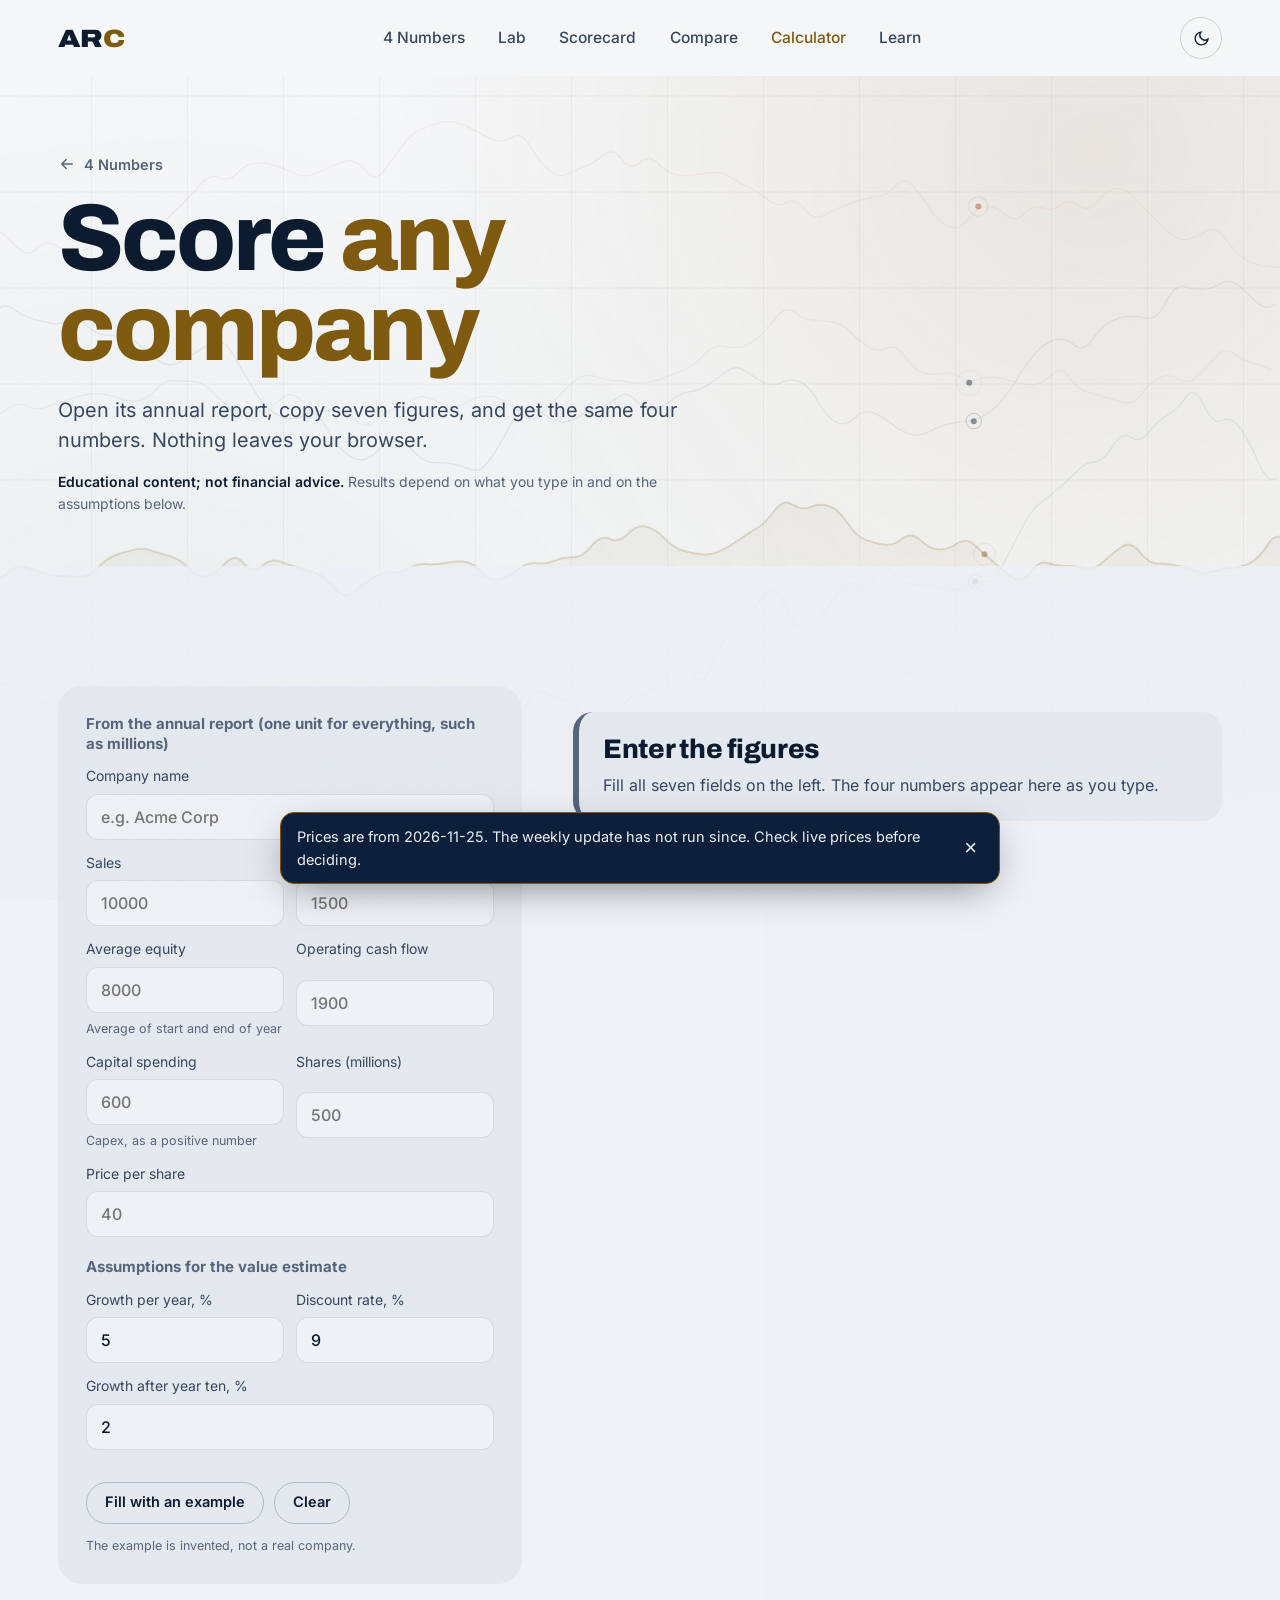
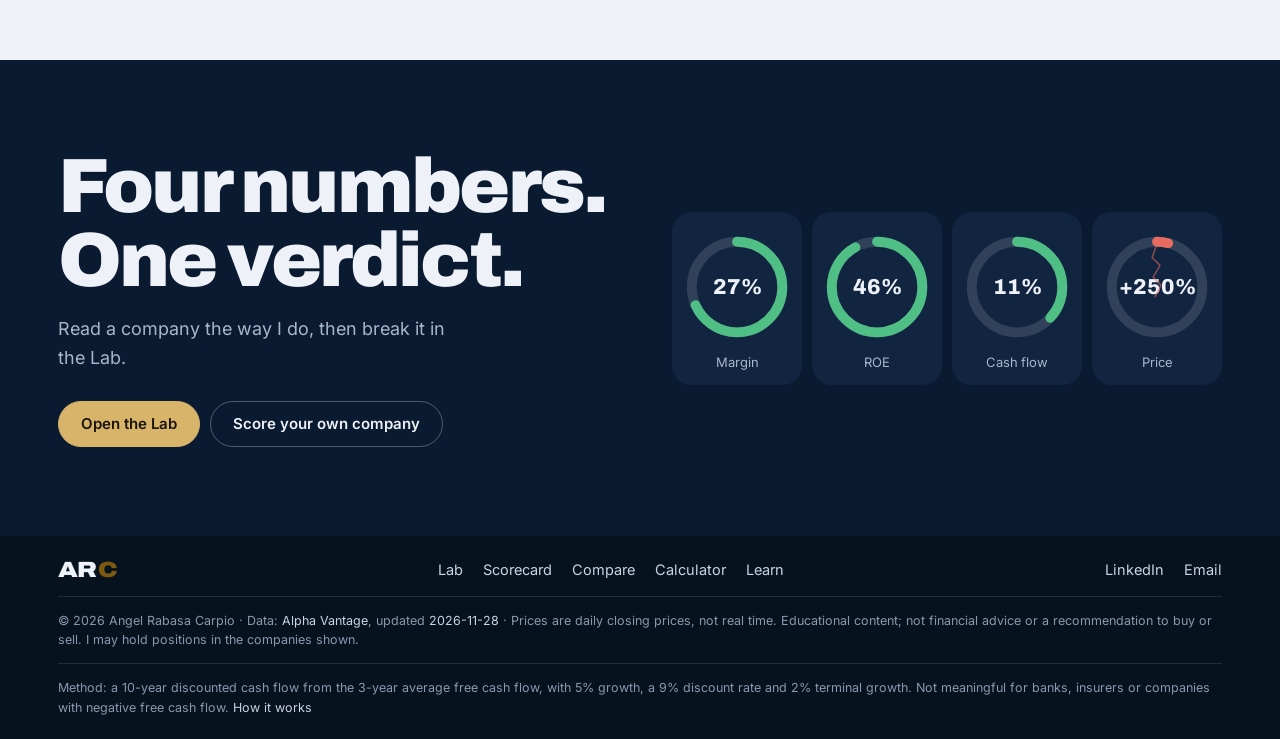
<file: 4n-calculator.html>
<!doctype html>
<html lang="en">
<head>
<meta charset="utf-8">
<meta name="viewport" content="width=device-width,initial-scale=1,viewport-fit=cover">
<meta property="og:type" content="article">
<meta property="og:image:width" content="1200">
<meta property="og:image:height" content="627">
<meta name="twitter:card" content="summary_large_image">
<link rel="icon" href="favicon.svg" type="image/svg+xml">
<link rel="preload" href="fonts/inter-latin-wght-normal.woff2" as="font" type="font/woff2" crossorigin>
<link rel="preload" href="fonts/archivo-latin-standard-normal.woff2" as="font" type="font/woff2" crossorigin>
<style>@font-face{font-family:"Inter";font-style:normal;font-weight:100 900;font-display:swap;src:url(fonts/inter-latin-wght-normal.woff2) format("woff2")}@font-face{font-family:"Archivo";font-style:normal;font-weight:100 900;font-stretch:62% 125%;font-display:swap;src:url(fonts/archivo-latin-standard-normal.woff2) format("woff2")}</style>
<script>addEventListener("click",function(e){var a=e.target.closest&&e.target.closest("a[href]");if(a)try{sessionStorage.setItem("n4vt",e.clientX+","+e.clientY)}catch(_){}},true);addEventListener("pagereveal",function(){try{var v=(sessionStorage.getItem("n4vt")||"").split(",");if(v.length===2){document.documentElement.style.setProperty("--vx",v[0]+"px");document.documentElement.style.setProperty("--vy",v[1]+"px")}}catch(_){}});</script>

<meta name="description" content="Type in seven figures from an annual report and get margins, ROE, free cash flow and price against value.">
<meta property="og:url" content="https://angelrabasa.github.io/4n-calculator.html">
<meta property="og:title" content="Calculator · 4 Numbers · Angel Rabasa Carpio">
<meta property="og:description" content="Type in seven figures from an annual report and get margins, ROE, free cash flow and price against value.">
<meta property="og:image" content="https://angelrabasa.github.io/og/4n-calculator.png">
<title>Calculator · 4 Numbers</title>
<style>
/* Navy and brass: navy grounds that step one tone per section, brass for the one action and the figures that matter. */
:root{
  --ground:#08111f; --field-1:#0c1828; --field-2:#10203a; --field-3:#142a48; --deep:#0a1a30;
  --ink:#edf1f7; --ink-2:#b9c4d4; --ink-3:#8a98ad;
  --accent:#d7b46a; --accent-ink:#1a1406; --accent-soft:rgba(215,180,106,.13);
  --line:rgba(190,205,230,.13); --paper:#efe9de;
  --up:#4fbf86; --down:#e86b5f;
  --sans:"Inter",system-ui,-apple-system,"Segoe UI",sans-serif;
  --display:"Archivo","Inter",system-ui,sans-serif;
  --ease:cubic-bezier(.23,1,.32,1); --ease-io:cubic-bezier(.77,0,.175,1);
  color-scheme:dark;
}
@media (prefers-color-scheme:light){:root:not([data-theme="dark"]){
  --ground:#f6f7f9; --field-1:#eef1f5; --field-2:#e4e9f0; --field-3:#d8dfe9; --deep:#0b1f3a;
  --ink:#0c1a2e; --ink-2:#36465c; --ink-3:#56657a;
  --accent:#7d5a0f; --accent-ink:#ffffff; --accent-soft:rgba(125,90,15,.10);
  --line:rgba(12,26,46,.1);
  --up:#1f7a4d; --down:#b3362f;
  color-scheme:light;
}}
:root[data-theme="light"]{
  --ground:#f6f7f9; --field-1:#eef1f5; --field-2:#e4e9f0; --field-3:#d8dfe9; --deep:#0b1f3a;
  --ink:#0c1a2e; --ink-2:#36465c; --ink-3:#56657a;
  --accent:#7d5a0f; --accent-ink:#ffffff; --accent-soft:rgba(125,90,15,.10);
  --line:rgba(12,26,46,.1);
  --up:#1f7a4d; --down:#b3362f;
  color-scheme:light;
}
*{box-sizing:border-box}
html{scroll-behavior:smooth;scroll-padding-top:84px;scrollbar-color:color-mix(in srgb,var(--ink) 28%,transparent) var(--ground)}
body{margin:0;background:var(--ground);color:var(--ink);font:400 17px/1.6 var(--sans);-webkit-font-smoothing:antialiased;transition:background-color .35s ease,color .35s ease;caret-color:var(--accent)}
::selection{background:var(--accent);color:var(--accent-ink)}
a{color:inherit;text-decoration:none}
img{display:block;max-width:100%}
h1,h2,h3,h4,p,ul,ol,figure,dl,dd{margin:0}
h1,h2,h3{font-family:var(--display);text-wrap:balance}
ul,ol{list-style:none;padding:0}
:focus-visible{outline:2px solid var(--accent);outline-offset:3px;border-radius:4px}
.gut{padding-left:max(20px,4.5vw,env(safe-area-inset-left,0px));padding-right:max(20px,4.5vw,env(safe-area-inset-right,0px))}
.wrap{max-width:1360px;margin:0 auto}
.num{font-variant-numeric:tabular-nums}
svg.i{width:18px;height:18px;fill:none;stroke:currentColor;stroke-width:2;stroke-linecap:round;stroke-linejoin:round;flex:none}
.vh{position:absolute;width:1px;height:1px;overflow:hidden;clip:rect(0 0 0 0);white-space:nowrap}

/* buttons */
.btn{display:inline-flex;align-items:center;gap:10px;height:48px;padding:0 22px;border-radius:999px;font:600 15.5px/1 var(--sans);border:1.5px solid transparent;cursor:pointer;transition:transform .16s var(--ease),background-color .2s ease,color .2s ease,border-color .2s ease}
.btn:active{transform:scale(.97)}
.btn.fill{background:var(--accent);color:var(--accent-ink)}
.btn.line{border-color:color-mix(in srgb,var(--ink) 22%,transparent);color:var(--ink)}
.btn .i{transition:transform .25s var(--ease)}
@media (hover:hover) and (pointer:fine){
  .btn.fill:hover{background:color-mix(in srgb,var(--accent) 86%,var(--ink))}
  .btn.fill:hover .i{transform:translateX(3px)}
  .btn.line:hover{border-color:var(--ink)}
}

/* header */
body::before{content:"";position:fixed;inset:0 0 auto;height:env(safe-area-inset-top,0px);z-index:60;background:var(--ground)}
.bar{position:sticky;top:env(safe-area-inset-top,0px);z-index:50;background:color-mix(in srgb,var(--ground) 94%,transparent);transition:background-color .35s ease}
.bar .wrap{display:flex;align-items:center;justify-content:space-between;gap:24px;height:76px}
.logo{display:inline-flex;align-items:baseline;gap:2px;font:900 25px/1 var(--display);font-stretch:118%;letter-spacing:-.04em;color:var(--ink);transition:color .2s ease}
.logo b{color:var(--accent);font-weight:900}
@media (hover:hover) and (pointer:fine){.logo:hover{color:var(--accent)}}
.nav{display:flex;gap:clamp(18px,2.6vw,40px)}
.nav a{position:relative;font-size:15.5px;font-weight:500;color:var(--ink-2);transition:color .15s ease}
.nav a::after{content:"";position:absolute;left:0;right:0;bottom:-7px;height:2px;border-radius:2px;background:var(--accent);transform:scaleX(0);transform-origin:left;transition:transform .3s var(--ease)}
.nav a[aria-current="true"]{color:var(--ink)}.nav a[aria-current="true"]::after{transform:scaleX(1)}
@media (hover:hover) and (pointer:fine){.nav a:hover{color:var(--ink)}}
.bar-r{display:flex;align-items:center;gap:10px}
.bar .btn{height:42px;padding:0 18px;font-size:15px}
.tt{width:42px;height:42px;display:grid;place-items:center;border-radius:50%;border:1.5px solid color-mix(in srgb,var(--ink) 18%,transparent);background:none;color:var(--ink);cursor:pointer;transition:transform .16s var(--ease),border-color .2s ease}
.tt:active{transform:scale(.92)}
.tt svg{width:17px;height:17px;fill:none;stroke:currentColor;stroke-width:2;stroke-linecap:round;transition:transform .45s var(--ease)}
.tt:active svg{transform:rotate(-40deg)}
.tt .moon{display:none}
:root[data-theme="light"] .tt .sun{display:none}:root[data-theme="light"] .tt .moon{display:block}
@media (prefers-color-scheme:light){:root:not([data-theme="dark"]) .tt .sun{display:none}:root:not([data-theme="dark"]) .tt .moon{display:block}}
@media (max-width:860px){.nav{display:none}}
@media (max-width:420px){.bar .btn.hide-s{display:none}}

/* sections */
.sec{position:relative;padding-block:clamp(96px,11vw,168px);transition:background-color .35s ease}
.f1{background:var(--field-1)}.f2{background:var(--field-2)}.f3{background:var(--field-3)}
.head{display:grid;grid-template-columns:minmax(0,1fr) minmax(0,1fr);gap:clamp(24px,5vw,96px);align-items:end;margin-bottom:clamp(40px,5vw,72px)}
.head h2,.h2{font-weight:900;font-size:clamp(40px,4.6vw,72px);line-height:.95;font-stretch:115%;letter-spacing:-.035em}
.head p{font-size:clamp(17px,1.3vw,19px);color:var(--ink-2);max-width:48ch}
@media (max-width:860px){.head{grid-template-columns:1fr;align-items:start;gap:16px}}

/* figures */
.figs{display:grid;grid-template-columns:repeat(2,minmax(0,1fr));gap:22px 20px;margin-top:28px}
.figs b{display:block;font:900 clamp(30px,2.6vw,40px)/1 var(--display);font-stretch:112%;letter-spacing:-.025em}
.figs b em{font-style:normal;color:var(--accent)}
.figs span{display:block;margin-top:6px;font-size:14.5px;color:var(--ink-3)}
.more{display:inline-flex;align-items:center;gap:10px;margin-top:30px;font-weight:600;color:var(--accent)}
.more .i{transition:transform .25s var(--ease)}
@media (hover:hover) and (pointer:fine){.more:hover .i{transform:translateX(4px)}}
.inl{color:var(--accent);text-decoration:underline;text-decoration-thickness:1.5px;text-underline-offset:3px}

/* footer */
.foot{background:var(--deep);color:#eef2f8;padding-block:clamp(88px,10vw,150px) 36px;overflow:hidden}
.foot-grid{display:grid;grid-template-columns:minmax(0,1.05fr) minmax(0,.95fr);gap:clamp(36px,6vw,104px);align-items:center}
.foot h2{font-weight:900;font-size:clamp(46px,5.6vw,92px);line-height:.92;font-stretch:115%;letter-spacing:-.04em}
.foot h2 span{display:block;color:#d7b46a}
.foot .note{margin-top:22px;font-size:clamp(17px,1.3vw,19px);color:#c3cede;max-width:40ch}
.mail{display:inline-flex;align-items:center;gap:14px;margin-top:36px;font:700 clamp(19px,1.7vw,26px)/1.2 var(--display);font-stretch:105%;color:#fff;border-bottom:2px solid rgba(215,180,106,.55);padding-bottom:6px;transition:border-color .2s ease,color .2s ease;overflow-wrap:anywhere}
@media (hover:hover) and (pointer:fine){.mail:hover{border-color:#d7b46a;color:#e9cf96}}
.foot-act{display:flex;flex-wrap:wrap;gap:12px;margin-top:28px}
.foot .btn.fill{background:#d7b46a;color:#1a1406}
.foot .btn.line{border-color:rgba(238,242,248,.3);color:#eef2f8}
@media (hover:hover) and (pointer:fine){.foot .btn.fill:hover{background:#e6cb92}.foot .btn.line:hover{border-color:#eef2f8}}
.copyb{height:48px;padding:0 18px;border-radius:999px;border:1.5px solid rgba(238,242,248,.3);background:none;color:#eef2f8;font:600 15px/1 var(--sans);cursor:pointer;transition:transform .16s var(--ease),border-color .2s ease}
.copyb:active{transform:scale(.96)}
@media (hover:hover) and (pointer:fine){.copyb:hover{border-color:#eef2f8}}
.word{margin-top:clamp(64px,8vw,112px);font:900 clamp(48px,11.6vw,200px)/.82 var(--display);font-stretch:120%;letter-spacing:-.055em;color:#244a7a;white-space:nowrap;text-align:center}
.small{display:flex;justify-content:space-between;flex-wrap:wrap;gap:8px 24px;margin-top:28px;font-size:13.5px;color:#a3b4ca}
.small a{text-decoration:underline;text-underline-offset:3px}
@media (max-width:900px){.foot-grid{grid-template-columns:minmax(0,1fr)}}

/* reveals: content rises as each section enters */
.js .rv{opacity:0;transform:translateY(26px);transition:opacity .8s var(--ease),transform .8s var(--ease);transition-delay:var(--d,0s)}
.js .rv.in{opacity:1;transform:none}
.js .rv-clip{clip-path:inset(10% 6% 10% 6% round 18px);transition:clip-path 1.1s var(--ease-io)}
.js .rv-clip.in{clip-path:inset(0 0 0 0 round 18px)}
@media (prefers-reduced-motion:reduce){html{scroll-behavior:auto}*,*::before,*::after{animation:none!important}.js .rv{transform:none;transition:opacity .4s ease}.js .rv-clip{clip-path:none;transition:none}}

/* magazine cover: The Fortnight */
.cover{--cv-ink:#eef2f8;--cv-mute:#a3b4ca;--cv-acc:#d7b46a;--cv-bg:#0b1a2e;position:relative;display:block;aspect-ratio:3/4;container-type:inline-size;overflow:hidden;border-radius:6px;background:var(--cv-bg);color:var(--cv-ink);transition:transform .35s var(--ease)}
:root[data-theme="light"] .cover{--cv-bg:#0b1f3a}
@media (prefers-color-scheme:light){:root:not([data-theme="dark"]) .cover{--cv-bg:#0b1f3a}}
@media (hover:hover) and (pointer:fine){a.cover:hover{transform:translateY(-4px) rotate(-.4deg)}}
a.cover:active{transform:scale(.985)}
.cover>span,.cover>svg{position:absolute}
.cv-top{left:5cqi;right:5cqi;top:4.2cqi;display:flex;justify-content:space-between;gap:3cqi;font:600 2.6cqi/1 var(--sans);letter-spacing:.08em;text-transform:uppercase;color:var(--cv-mute)}
.cv-mast{left:4.4cqi;top:8.6cqi;font:900 13.4cqi/.82 var(--display);font-stretch:100%;letter-spacing:-.05em;text-transform:uppercase;color:var(--cv-ink)}
.cv-mast b{color:var(--cv-acc);font-weight:900}
.cv-by{left:5cqi;top:23.6cqi;font:500 3cqi/1 var(--sans);color:var(--cv-mute);letter-spacing:.02em}
.cv-hl{left:5cqi;top:31cqi;width:50cqi;display:grid;gap:2.2cqi}
.cv-kick{display:inline-block;justify-self:start;padding:1.1cqi 2.2cqi;border-radius:1cqi;background:var(--cv-acc);color:#1a1406;font:800 2.7cqi/1 var(--sans);letter-spacing:.06em;text-transform:uppercase}
.cv-h{font:900 7.4cqi/.94 var(--display);font-stretch:108%;letter-spacing:-.03em}
.cv-dk{font:500 3.3cqi/1.3 var(--sans);color:var(--cv-mute)}
.cv-art{right:5cqi;top:47cqi;width:34cqi;height:auto}
.cv-foot{left:5cqi;right:5cqi;bottom:4.5cqi;display:grid;grid-template-columns:auto 1fr auto;gap:5cqi;align-items:end;padding-top:3cqi}
.cv-stat{display:flex;align-items:end;gap:2cqi}
.cv-stat b{font:900 8.4cqi/.8 var(--display);font-stretch:108%;color:var(--cv-acc)}
.cv-stat>span,.cv-next{font:500 2.7cqi/1.25 var(--sans);color:var(--cv-mute)}
.cv-next b{display:block;font-weight:700;color:var(--cv-ink);text-transform:uppercase;letter-spacing:.06em;margin-bottom:.6cqi}
.cv-bar{width:14cqi;height:8cqi;background:repeating-linear-gradient(90deg,#eef2f8 0 .5cqi,transparent .5cqi .9cqi,#eef2f8 .9cqi 1.6cqi,transparent 1.6cqi 2cqi,#eef2f8 2cqi 2.3cqi,transparent 2.3cqi 2.9cqi);opacity:.8;border-radius:.4cqi}
/* the general cover lists every section of the magazine */
.cs-list{left:5cqi;right:5cqi;bottom:20cqi;display:grid;grid-template-columns:1fr 1fr;gap:3.4cqi 4cqi}
.cs-row{display:grid;gap:.9cqi;padding-left:2.4cqi;border-left:.6cqi solid var(--cv-acc)}
.cs-row.off{border-left-color:rgba(163,180,202,.4)}
.cs-k{display:flex;align-items:baseline;gap:1.8cqi;font:800 2.7cqi/1 var(--sans);letter-spacing:.07em;text-transform:uppercase;color:var(--cv-acc)}
.cs-row.off .cs-k{color:var(--cv-mute)}
.cs-k i{font-style:normal;font-weight:600;font-size:2.3cqi;color:var(--cv-mute);letter-spacing:.05em}
.cs-t{font:800 3.9cqi/1.08 var(--display);letter-spacing:-.015em;color:var(--cv-ink)}
.cs-row.off .cs-t{color:#c9d5e3}
.cs-art{left:5cqi;right:5cqi;top:28cqi;width:90cqi;height:auto}

/* back link and crumb, for inner pages */
.back .i{transition:transform .25s var(--ease)}
@media (hover:hover) and (pointer:fine){.back:hover .i{transform:translateX(-3px)}}
.crumb{display:inline-flex;align-items:center;gap:8px;font-size:15px;font-weight:600;color:var(--ink-2);transition:color .2s ease}
@media (hover:hover) and (pointer:fine){.crumb:hover{color:var(--accent)}}
@media (max-width:560px){.back .t{display:none}.bar .btn.back{width:42px;padding:0;justify-content:center}}

.foot-cal{border-radius:20px;background:rgba(238,242,248,.05);padding:clamp(22px,3vw,40px)}
.cal-h{font:800 clamp(20px,1.9vw,26px)/1.1 var(--display);font-stretch:108%;letter-spacing:-.015em;color:#eef2f8}
.cal{display:grid;grid-template-columns:repeat(6,minmax(0,1fr));gap:18px 12px;margin-top:24px}
.cal li{display:grid;grid-template-columns:1fr 1fr;gap:6px}
.cal .m{grid-column:1/-1;font-size:13.5px;font-weight:600;color:#a3b4ca}
.cal i{display:block;aspect-ratio:1;border-radius:6px;background:rgba(238,242,248,.08);transition:background-color .3s ease,transform .3s var(--ease)}
.cal i.on{background:#d7b46a}
.cal i.next{background:rgba(215,180,106,.28)}
@media (hover:hover) and (pointer:fine){.cal i:hover{transform:scale(1.08)}}
.cal-k{display:flex;gap:20px;margin-top:20px;font-size:14px;color:#a3b4ca}
.cal-k span{display:inline-flex;align-items:center;gap:8px}
.cal-k i{width:12px;height:12px;border-radius:3px;background:rgba(238,242,248,.12)}
.cal-k i.on{background:#d7b46a}
@media (max-width:520px){.cal{grid-template-columns:repeat(4,minmax(0,1fr))}}

:root{--navy:#0a1a30;--navy-2:#112440;--navy-3:#0e2038;--navy-4:#183055;--abyss:#07121f;--paper:#eef2f8;--paper-2:#b9c4d4;--slate:#c9d3e2;--slate-2:#a9b6ca;--mute:#8a98ad;--brass:#d7b46a;--amber:#e9a83c;--green-d:#4fbf86;--red-d:#e86b5f}
/* ===== Design tokens (8px grid, fluid type, motion) ===== */
:root{
  --s1:8px;--s2:16px;--s3:24px;--s4:32px;--s5:48px;--s6:64px;--s7:96px;
  --r-s:8px;--r-m:16px;--r-l:24px;--r-pill:999px;
  --sh-1:0 1px 2px rgba(0,0,0,.18),0 4px 12px -4px rgba(0,0,0,.28);
  --sh-2:0 2px 4px rgba(0,0,0,.2),0 16px 32px -12px rgba(0,0,0,.4);
  --fs-0:clamp(14px,.9vw + 11px,15px);--fs-1:clamp(16px,.5vw + 14px,18px);--fs-2:clamp(20px,1vw + 16px,26px);
  --fs-3:clamp(28px,2.4vw + 18px,48px);--fs-4:clamp(40px,6.4vw,96px);
  --dur-fast:150ms;--dur-base:300ms;--dur-slow:700ms;
  --ease-out-expo:cubic-bezier(.16,1,.3,1);
  --spring:cubic-bezier(.34,1.4,.64,1);
  --stagger:50ms;
  --grain:url("data:image/svg+xml,%3Csvg xmlns='http://www.w3.org/2000/svg' width='120' height='120'%3E%3Cfilter id='n'%3E%3CfeTurbulence type='fractalNoise' baseFrequency='.8' numOctaves='2' stitchTiles='stitch'/%3E%3C/filter%3E%3Crect width='100%25' height='100%25' filter='url(%23n)' opacity='.5'/%3E%3C/svg%3E");
}
@media (prefers-color-scheme:light){:root:not([data-theme="dark"]){--up:#17693f;--mid:#8a5207;--sh-1:0 1px 2px rgba(10,20,40,.08),0 4px 12px -4px rgba(10,20,40,.12);--sh-2:0 2px 4px rgba(10,20,40,.08),0 16px 32px -12px rgba(10,20,40,.2)}}
:root[data-theme="light"]{--up:#17693f;--mid:#8a5207;--sh-1:0 1px 2px rgba(10,20,40,.08),0 4px 12px -4px rgba(10,20,40,.12);--sh-2:0 2px 4px rgba(10,20,40,.08),0 16px 32px -12px rgba(10,20,40,.2)}
body::after{content:"";position:fixed;inset:0;pointer-events:none;background:var(--grain);opacity:.035;z-index:100}
.skip{position:absolute;left:16px;top:-56px;z-index:200;background:var(--accent);color:var(--accent-ink);padding:12px 16px;border-radius:var(--r-s);font-weight:600;transition:top var(--dur-fast)}
.skip:focus{top:8px}
:focus-visible{outline:2px solid var(--accent);outline-offset:3px}
/* Reduced motion: no transforms/scroll animation anywhere on 4 Numbers pages; state changes stay instant or fade only */
@media (prefers-reduced-motion:reduce){
  *,*::before,*::after{animation-duration:.01ms!important;animation-iteration-count:1!important;transition-duration:.01ms!important;scroll-behavior:auto!important}
  .rv,.mv{transform:none!important}
  ::view-transition-group(*),::view-transition-old(*),::view-transition-new(*){animation:none!important}
}
:root{--mid:var(--amber);--num:"Archivo","Inter",system-ui,sans-serif}
.dial,.bigv strong,.bc,.t td,.m .v,.nv{font-variant-numeric:tabular-nums lining-nums}
/* 4 Numbers product pages */
.n4h{padding-top:clamp(36px,6vw,88px);padding-bottom:clamp(28px,4vw,56px)}
.n4h h1{font-weight:800;font-size:clamp(42px,7.4vw,104px);line-height:.95;letter-spacing:-.03em;max-width:13ch}
.n4h h1>span:not(.w){color:var(--accent)}
.n4h .lede{margin-top:22px;max-width:50ch;font-size:clamp(18px,1.55vw,22px);line-height:1.5;color:var(--ink-2)}
.n4h .fine{margin-top:16px}
.crumb{display:inline-flex;align-items:center;gap:8px;font-size:14.5px;color:var(--ink-3);margin-bottom:18px}
.crumb:hover{color:var(--ink)}
.fine{font-size:14px;line-height:1.55;color:var(--ink-3);max-width:70ch}
.fine b{color:var(--ink);font-weight:600}
.sec2{padding-top:clamp(44px,6vw,96px);padding-bottom:clamp(44px,6vw,96px)}
.sec2.alt{background:var(--field-1)}
.sec2 h2{font-weight:800;font-size:clamp(30px,4vw,54px);line-height:1;letter-spacing:-.02em;max-width:20ch}
.sec2 .sub{margin-top:14px;color:var(--ink-2);max-width:58ch;font-size:17px}
.row{display:flex;flex-wrap:wrap;gap:12px;margin-top:28px}

/* hub hero */
.hub{display:grid;grid-template-columns:minmax(0,7fr) minmax(0,5fr);gap:clamp(28px,5vw,80px);align-items:center}
@media (max-width:900px){.hub{grid-template-columns:1fr}}
.dials{display:grid;grid-template-columns:1fr 1fr;gap:14px;padding:clamp(18px,2.4vw,30px);border-radius:28px;background:var(--field-2)}
.dials .dh{grid-column:1/-1;font:700 15px/1.3 var(--sans);color:var(--ink-3)}
.dials .dh b{color:var(--ink)}
.dial{display:grid;justify-items:center;gap:6px;padding:14px 8px;border-radius:20px;background:var(--field-1)}
.dial svg{width:100%;max-width:120px;height:auto}
.dial .trk{fill:none;stroke:var(--line);stroke-width:10}
.dial .arc{fill:none;stroke-width:10;stroke-linecap:round;transform:rotate(-90deg);transform-origin:60px 60px;transition:stroke-dashoffset .9s var(--ease)}
.dial .arc.g{stroke:var(--up)}.dial .arc.a{stroke:var(--mid)}.dial .arc.r{stroke:var(--down)}
.dial .v{font:800 22px/1 var(--display);fill:var(--ink);text-anchor:middle}
.dial small{font-size:13px;color:var(--ink-3)}

/* chips + verdict + metrics */
.chips{display:flex;flex-wrap:wrap;gap:10px}
.chip{appearance:none;border:1.5px solid var(--line);background:transparent;color:var(--ink);font:600 15px/1 var(--sans);height:44px;padding:0 18px;border-radius:999px;cursor:pointer;display:inline-flex;align-items:center;gap:10px;transition:transform .16s var(--ease),background-color .2s,border-color .2s}
.chip:active{transform:scale(.97)}
.chip i{width:10px;height:10px;border-radius:50%;background:var(--ink-3)}
.chip i.g{background:var(--up)}.chip i.a{background:var(--mid)}.chip i.r{background:var(--down)}
.chip[aria-pressed="true"]{background:var(--ink);color:var(--ground);border-color:var(--ink)}
@media (hover:hover) and (pointer:fine){.chip:hover{border-color:var(--ink)}}
.stage{display:grid;grid-template-columns:minmax(0,5fr) minmax(0,7fr);gap:clamp(28px,4vw,72px);margin-top:clamp(24px,3.4vw,44px);align-items:start}
@media (max-width:900px){.stage{grid-template-columns:1fr}}
.who h2{font-weight:800;font-size:clamp(34px,4.4vw,60px);line-height:1;letter-spacing:-.02em}
.who .meta{margin-top:10px;color:var(--ink-3);font-size:15px}
.verdict{margin-top:26px;padding:22px 24px;border-radius:20px;background:var(--field-2);border-left:6px solid var(--ink-3)}
.verdict.g{border-color:var(--up)}.verdict.a{border-color:var(--mid)}.verdict.r{border-color:var(--down)}
.verdict b{display:block;font:800 clamp(21px,2.1vw,29px)/1.15 var(--display);letter-spacing:-.01em}
.verdict p{margin-top:8px;color:var(--ink-2);font-size:16px}
.keys{display:grid;grid-template-columns:repeat(2,1fr);gap:12px;margin-top:16px}
.keys div{padding:14px 16px;border-radius:14px;background:var(--field-2)}
.keys small{display:block;font-size:13px;color:var(--ink-3)}
.keys strong{font:700 20px/1.2 var(--display)}
.acts{display:flex;flex-wrap:wrap;gap:10px;margin-top:20px}
.btn.sm{height:42px;font-size:14.5px;padding:0 18px}
.metrics{display:grid;gap:14px}
.m{padding:22px clamp(18px,2.2vw,28px);border-radius:22px;background:var(--field-2);display:grid;grid-template-columns:minmax(0,1fr) 128px;gap:8px 20px;align-items:center}
@media (max-width:520px){.m{grid-template-columns:1fr}}
.m .lab{font-size:14.5px;color:var(--ink-3)}
.m .big{font:800 clamp(34px,3.6vw,50px)/1 var(--display);letter-spacing:-.02em;margin-top:2px}
.m .big em{font-style:normal;font-size:.5em;color:var(--ink-3);margin-left:3px}
.m .why{grid-column:1/-1;font-size:14.5px;color:var(--ink-2)}
.gauge{grid-column:1/-1;position:relative;height:12px;border-radius:99px;overflow:hidden;display:flex;margin-top:6px}
.gauge span{height:100%}
.gauge .r{background:color-mix(in srgb,var(--down) 70%,var(--field-2))}
.gauge .a{background:var(--mid)}
.gauge .g{background:color-mix(in srgb,var(--up) 70%,var(--field-2))}
.pin{position:absolute;top:-4px;width:4px;height:20px;border-radius:2px;background:var(--ink);box-shadow:0 0 0 3px var(--field-2);transition:left .7s var(--ease)}
.gscale{grid-column:1/-1;display:flex;justify-content:space-between;font-size:12px;color:var(--ink-3)}
.spark{width:128px;height:56px;justify-self:end}
.spark path{fill:none;stroke:var(--accent);stroke-width:2.5;stroke-linecap:round;stroke-linejoin:round}
.spark circle{fill:var(--accent)}
.spark text{fill:var(--ink-3);font-size:10px;font-family:var(--sans)}

/* revenue bars */
.rev{margin-top:clamp(28px,4vw,56px);padding:clamp(20px,2.6vw,32px);border-radius:24px;background:var(--field-2)}
.rev h3{font:700 17px/1.3 var(--display)}
.rev p{font-size:14px;color:var(--ink-3);margin-top:4px}
.rev svg{width:100%;height:auto;margin-top:18px}
.rev .b{fill:var(--accent);transition:opacity .2s}
.rev .b.f{fill:var(--up)}
.rev text{fill:var(--ink-3);font:12px var(--sans)}
.rev .vv{fill:var(--ink);font-weight:600}
.legend{display:flex;gap:18px;margin-top:10px;font-size:13px;color:var(--ink-3)}
.legend i{display:inline-block;width:10px;height:10px;border-radius:3px;margin-right:6px;vertical-align:-1px}

/* table */
.tw{margin-top:28px;overflow-x:auto;border-radius:20px;background:var(--field-2)}
table.t{width:100%;border-collapse:collapse;min-width:640px}
.t th,.t td{padding:16px 18px;text-align:right;font-size:15.5px;white-space:nowrap}
.t th:first-child,.t td:first-child{text-align:left}
.t thead th{font:600 13.5px/1 var(--sans);color:var(--ink-3);border-bottom:1px solid var(--line)}
.t th button{all:unset;cursor:pointer;display:inline-flex;gap:6px;align-items:center}
.t th button:focus-visible{outline:2px solid var(--accent);outline-offset:4px;border-radius:4px}
.t tbody tr{border-top:1px solid var(--line);cursor:pointer}
.t tbody tr:first-child{border-top:0}
@media (hover:hover){.t tbody tr:hover{background:var(--accent-soft)}}
.t td .z{display:inline-block;min-width:68px;padding:5px 10px;border-radius:99px;font-weight:600;text-align:center}
.t .z.g{background:color-mix(in srgb,var(--up) 22%,transparent);color:var(--up)}
.t .z.a{background:color-mix(in srgb,var(--mid) 16%,transparent);color:var(--mid)}
.t .z.r{background:color-mix(in srgb,var(--down) 20%,transparent);color:var(--down)}
.t td strong{font-weight:700}
.t td small{display:block;color:var(--ink-3);font-size:12.5px}

/* tiles */
.tiles{display:grid;grid-template-columns:repeat(auto-fit,minmax(205px,1fr));gap:16px;margin-top:32px}
.tile{display:grid;gap:14px;padding:22px;border-radius:24px;background:var(--field-2);transition:transform .25s var(--ease),background-color .2s}
.tile svg.ill{width:100%;height:auto;border-radius:14px;background:var(--field-1)}
.tile b{font:800 22px/1.15 var(--display);letter-spacing:-.01em}
.tile p{font-size:15.5px;color:var(--ink-2)}
.tile .go{display:inline-flex;align-items:center;gap:8px;font-weight:600;font-size:15px;color:var(--accent)}
@media (hover:hover) and (pointer:fine){.tile:hover{transform:translateY(-4px);background:var(--field-3)}}
.ill .p{fill:var(--accent)}.ill .q{fill:var(--up)}.ill .s{fill:var(--down)}.ill .l{stroke:var(--ink-3);fill:none;stroke-width:2;stroke-linecap:round;stroke-linejoin:round}.ill .t1{fill:var(--ink-3);font:600 11px var(--sans)}.ill .k{fill:var(--line)}

/* picks */
.picks{display:grid;grid-template-columns:repeat(auto-fit,minmax(260px,1fr));gap:16px;margin-top:30px}
.pick{display:grid;gap:12px;padding:22px;border-radius:24px;background:var(--field-2);border-top:5px solid var(--ink-3);transition:transform .25s var(--ease)}
.pick.g{border-color:var(--up)}.pick.a{border-color:var(--mid)}.pick.r{border-color:var(--down)}
.pick h3{font:800 24px/1.1 var(--display)}
.pick small{color:var(--ink-3);font-size:13.5px}
.pick .dots{display:flex;gap:8px;align-items:center}
.pick .dots i{width:14px;height:14px;border-radius:50%}
.pick .dots i.g{background:var(--up)}.pick .dots i.a{background:var(--mid)}.pick .dots i.r{background:var(--down)}.pick .dots i.n{background:var(--line)}
.pick p{font-size:15px;color:var(--ink-2)}
@media (hover:hover) and (pointer:fine){.pick:hover{transform:translateY(-4px)}}

/* trust band */
.trust{display:grid;grid-template-columns:repeat(auto-fit,minmax(220px,1fr));gap:14px;margin-top:28px}
.trust div{padding:20px;border-radius:18px;background:var(--field-2)}
.trust b{display:block;font:800 19px/1.2 var(--display)}
.trust p{margin-top:6px;font-size:14.5px;color:var(--ink-2)}

/* forms */
.form{display:grid;grid-template-columns:minmax(0,5fr) minmax(0,7fr);gap:clamp(24px,4vw,64px);margin-top:clamp(24px,3.4vw,44px);align-items:start}
@media (max-width:900px){.form{grid-template-columns:1fr}}
.fields{display:grid;gap:12px;padding:clamp(18px,2.4vw,28px);border-radius:24px;background:var(--field-2)}
.fields .fh{font:700 15px/1.3 var(--sans);color:var(--ink-3)}
.fld{display:grid;gap:6px}
.fld label{font-size:14px;color:var(--ink-2)}
.fld input,.sel{height:46px;padding:0 14px;border-radius:12px;border:1.5px solid var(--line);background:var(--field-1);color:var(--ink);font:500 16px var(--sans);width:100%}
.fld input:focus,.sel:focus{outline:2px solid var(--accent);outline-offset:1px;border-color:transparent}
.two{display:grid;grid-template-columns:1fr 1fr;gap:12px}
.hint{font-size:12.5px;color:var(--ink-3)}
.toast{position:fixed;left:50%;bottom:28px;transform:translate(-50%,20px);padding:12px 20px;border-radius:99px;background:var(--ink);color:var(--ground);font:600 14.5px var(--sans);opacity:0;pointer-events:none;transition:opacity .25s,transform .25s var(--ease);z-index:90}
.toast.on{opacity:1;transform:translate(-50%,0)}

/* compare */
.pickers{display:grid;grid-template-columns:1fr auto 1fr;gap:14px;align-items:center;margin-top:30px}
.pickers span{font:800 18px var(--display);color:var(--ink-3)}
@media (max-width:640px){.pickers{grid-template-columns:1fr}.pickers span{text-align:center}}
.vs{display:grid;grid-template-columns:minmax(0,7fr) minmax(0,5fr);gap:clamp(24px,4vw,64px);margin-top:32px;align-items:start}
@media (max-width:900px){.vs{grid-template-columns:1fr}}
.vrow{padding:20px clamp(16px,2vw,26px);border-radius:20px;background:var(--field-2);margin-bottom:12px}
.vrow .vh{font:600 14.5px var(--sans);color:var(--ink-3);margin-bottom:12px;display:flex;justify-content:space-between;gap:10px}
.vbar{display:grid;grid-template-columns:78px 1fr 62px;gap:12px;align-items:center;margin-top:8px;font-size:14.5px}
.vbar .tr{height:14px;border-radius:99px;background:var(--field-1);overflow:hidden}
.vbar .fl{display:block;height:100%;border-radius:99px;transition:width .7s var(--ease)}
.vbar.a .fl{background:var(--accent)}.vbar.b .fl{background:var(--ink-2)}
.vbar b{text-align:right;font-weight:700}
.vbar.win b{color:var(--up)}
.radar{padding:22px;border-radius:24px;background:var(--field-2)}
.radar svg{width:100%;height:auto}
.radar .ring{fill:none;stroke:var(--line)}
.radar .ax{stroke:var(--line)}
.radar .pa{fill:color-mix(in srgb,var(--accent) 28%,transparent);stroke:var(--accent);stroke-width:2.5}
.radar .pb{fill:color-mix(in srgb,var(--ink) 12%,transparent);stroke:var(--ink-2);stroke-width:2.5}
.radar text{fill:var(--ink-3);font:12.5px var(--sans);text-anchor:middle}
.verdicts{display:grid;grid-template-columns:1fr 1fr;gap:12px;margin-top:14px}
@media (max-width:520px){.verdicts{grid-template-columns:1fr}}
.verdicts .verdict{margin:0;padding:16px 18px}
.verdicts .verdict b{font-size:17px}
.verdicts .verdict p{font-size:14px}

/* learn */
.lrow{display:grid;grid-template-columns:minmax(0,5fr) minmax(0,6fr);gap:clamp(24px,4vw,72px);align-items:center;padding-block:clamp(28px,4vw,56px);border-top:1px solid var(--line)}
.lrow:first-of-type{border-top:0}
.lrow.flip{grid-template-columns:minmax(0,6fr) minmax(0,5fr)}
.lrow.flip .art{order:2}
@media (max-width:900px){.lrow,.lrow.flip{grid-template-columns:1fr}.lrow.flip .art{order:0}}
.art{padding:clamp(16px,2vw,26px);border-radius:26px;background:var(--field-2)}
.art svg{width:100%;height:auto;display:block}
.lrow h3{font:800 clamp(26px,3vw,40px)/1.05 var(--display);letter-spacing:-.02em}
.lrow .rule{margin-top:12px;font-weight:600;color:var(--accent)}
.lrow p{margin-top:12px;font-size:17px;color:var(--ink-2);max-width:52ch}
.lrow ul{margin-top:14px;display:grid;gap:8px;font-size:15.5px;color:var(--ink-2)}
.lrow li{padding-left:20px;position:relative}
.lrow li::before{content:"";position:absolute;left:0;top:.65em;width:8px;height:8px;border-radius:2px;background:var(--accent)}
.il .p{fill:var(--accent)}.il .q{fill:var(--up)}.il .s{fill:var(--down)}.il .n{fill:var(--ink-3)}.il .o{fill:var(--field-3)}
.il .l{stroke:var(--ink-3);fill:none;stroke-width:2;stroke-linecap:round}
.il text{fill:var(--ink);font:600 13px var(--sans)}.il text.m2{fill:var(--ink-3);font-weight:500;font-size:12px}.il text.bg{font:800 28px var(--display)}
.il text.w{fill:#fff}
.gl{display:grid;grid-template-columns:repeat(auto-fit,minmax(300px,1fr));gap:12px;margin-top:28px}
.gl div{padding:18px 20px;border-radius:16px;background:var(--field-2)}
.gl dt{font:700 17px var(--display)}
.gl dd{margin-top:4px;font-size:15px;color:var(--ink-2)}
details.q{border-radius:16px;background:var(--field-2);padding:0 20px;margin-top:10px}
details.q summary{cursor:pointer;list-style:none;padding:18px 0;font:700 17px var(--display);display:flex;justify-content:space-between;gap:16px}
details.q summary::after{content:"+";font-size:22px;line-height:1;color:var(--accent)}
details.q[open] summary::after{content:"\2212"}
details.q p{padding-bottom:18px;color:var(--ink-2);font-size:16px;max-width:70ch}
.cta{margin-top:20px;padding:clamp(26px,4vw,48px);border-radius:28px;background:var(--deep);color:var(--paper);display:flex;flex-wrap:wrap;gap:20px;align-items:center;justify-content:space-between}
.cta h3{font:800 clamp(24px,3vw,38px)/1.05 var(--display);letter-spacing:-.02em;max-width:18ch}

.subnav{display:none}
@media (max-width:900px){.subnav{display:flex;gap:8px;overflow-x:auto;padding:0 max(20px,4.5vw) 12px;scrollbar-width:none}.subnav::-webkit-scrollbar{display:none}
.subnav a{flex:none;height:36px;padding:0 14px;display:inline-flex;align-items:center;border-radius:99px;border:1.5px solid var(--line);font:600 14px var(--sans);color:var(--ink-2)}
.subnav a[aria-current="page"]{background:var(--ink);color:var(--ground);border-color:var(--ink)}}
.nav a[aria-current="page"]{color:var(--accent)}

/* closing */
.close{--mid:var(--amber);background:var(--navy);color:var(--paper);padding:clamp(48px,7vw,104px) max(20px,4.5vw);--field-1:var(--navy-2);--field-2:var(--navy-2);--line:rgba(238,242,248,.14);--ink:var(--paper);--ink-3:var(--mute);--up:var(--green-d);--accent:var(--brass);--down:var(--red-d)}
.close-in{display:grid;grid-template-columns:minmax(0,1fr) minmax(0,1fr);gap:clamp(28px,5vw,80px);align-items:center}
@media (max-width:820px){.close-in{grid-template-columns:minmax(0,1fr)}}
.close h2{font:900 clamp(40px,6vw,84px)/.96 var(--display);letter-spacing:-.035em;color:var(--paper)}
.close p{margin-top:18px;font-size:clamp(17px,1.4vw,20px);color:var(--slate-2);max-width:36ch}
.close-act{display:flex;flex-wrap:wrap;gap:10px;margin-top:28px}
.close-r{display:grid;grid-template-columns:repeat(4,minmax(0,1fr));gap:10px}
@media (max-width:520px){.close-r{grid-template-columns:repeat(2,minmax(0,1fr))}}
.close-r .dial{background:var(--navy-2);padding:16px 6px 12px}
.close-r .dial small{color:var(--slate-2)}
.n4f-btn{display:inline-flex;align-items:center;height:46px;padding:0 22px;border-radius:99px;border:1.5px solid rgba(238,242,248,.3);font:600 15px var(--sans);color:var(--paper);transition:background-color .2s,border-color .2s}
.n4f-btn.fill{background:var(--brass);border-color:var(--brass);color:#1a1406}
@media (hover:hover){.n4f-btn:hover{border-color:var(--paper)}.n4f-btn.fill:hover{background:#e6c982}}
.slim{background:var(--abyss);color:var(--slate-2);padding-top:22px;padding-bottom:22px}
.slim a{color:var(--slate)}
.slim-in{display:flex;flex-wrap:wrap;align-items:center;justify-content:space-between;gap:14px 28px}
.slim .logo{color:var(--paper);font-size:22px}
.slim nav{display:flex;flex-wrap:wrap;gap:6px 20px;font-size:14.5px}
@media (hover:hover){.slim nav a:hover{color:var(--brass)}}
.slim-fine{margin-top:14px;padding-top:14px;border-top:1px solid rgba(238,242,248,.12);font-size:12.5px;line-height:1.55;color:var(--mute)}
.slim-fine span{color:var(--slate)}

.btn.line,.chip{background:transparent;color:var(--ink)}
.chip[aria-pressed="true"]{background:var(--ink);color:var(--ground)}

.flags{list-style:none;margin:14px 0 0;padding:0;display:grid;gap:8px}.flags li{position:relative;padding:10px 14px 10px 34px;border-radius:12px;background:var(--field-2);font-size:15px;color:var(--ink-2);line-height:1.45}.flags li::before{content:"";position:absolute;left:14px;top:17px;width:10px;height:10px;border-radius:50%;background:var(--ink-3)}.flags li.g::before{background:var(--up)}.flags li.a::before{background:var(--mid)}.flags li.r::before{background:var(--down)}

.segs{display:flex;flex-wrap:wrap;gap:6px;margin-top:20px}.seg{appearance:none;font:600 14px var(--sans);height:36px;padding:0 16px;border-radius:999px;border:1px solid var(--line);background:transparent;color:var(--ink-2);cursor:pointer}.seg[aria-pressed="true"]{background:var(--ink);color:var(--ground);border-color:var(--ink)}.seg:focus-visible{outline:2px solid var(--accent);outline-offset:2px}

.pick[hidden],.bc[hidden]{display:none!important}

.star{appearance:none;background:transparent;border:0;cursor:pointer;font-size:19px;line-height:1;color:var(--ink-3);padding:6px 8px 6px 0;margin-left:-4px}
.star[aria-pressed="true"]{color:var(--accent)}.star:hover{color:var(--accent)}
.t td:first-child{display:flex;align-items:center;gap:6px}.nm2{display:grid}
.t .num,.t th.num{text-align:right}.t td.num small{display:block;font-size:12px}.t td.num small.up{color:var(--up)}.t td.num small.dn{color:var(--down)}
.btn[aria-pressed="true"]#wl{border-color:var(--accent);color:var(--accent)}
.pick .since{display:block;margin-top:2px;font:600 13px var(--sans)}.pick .since.up{color:var(--up)}.pick .since.dn{color:var(--down)}
.stale{position:fixed;left:max(16px,env(safe-area-inset-left,0px));right:max(16px,env(safe-area-inset-right,0px));bottom:max(16px,env(safe-area-inset-bottom,0px));z-index:90;display:flex;gap:14px;align-items:center;justify-content:space-between;max-width:720px;margin-inline:auto;padding:12px 16px;border-radius:14px;background:var(--deep,var(--navy));color:var(--paper);border:1px solid var(--mid);font-size:14.5px;box-shadow:0 12px 40px -12px rgba(0,0,0,.5)}
.stale button{appearance:none;border:0;background:transparent;color:inherit;font-size:22px;cursor:pointer;line-height:1}

/* ===== Motion system ===== */
.btn,.chip,.seg,.stp{position:relative;overflow:hidden}
.rip{position:absolute;border-radius:50%;background:currentColor;opacity:.22;transform:scale(0);pointer-events:none;animation:rip .6s var(--ease-out-expo) forwards}
@keyframes rip{to{transform:scale(1);opacity:0}}
.btn:active,.chip:active,.seg:active{transform:scale(.97)}
.btn{transition:transform var(--dur-fast) var(--ease-out-expo),background-color var(--dur-base),color var(--dur-base)}
.toast{transition:opacity var(--dur-base) var(--ease-out-expo),transform var(--dur-base) var(--spring)}
.tip{position:fixed;z-index:300;pointer-events:none;transform:translate(-50%,calc(-100% - 8px)) scale(.96);opacity:0;background:var(--ink);color:var(--ground);font:600 13px/1.35 var(--sans);padding:8px 12px;border-radius:var(--r-s);max-width:260px;text-align:center;box-shadow:var(--sh-2);transition:opacity var(--dur-fast),transform var(--dur-fast) var(--ease-out-expo)}
.tip.on{opacity:1;transform:translate(-50%,calc(-100% - 8px)) scale(1)}
.hc{transition:transform var(--dur-fast) var(--ease-out-expo),box-shadow var(--dur-fast)}
@media (hover:hover) and (pointer:fine){.hc:hover,.hc:focus-visible{transform:translateY(-2px) scale(1.06);box-shadow:var(--sh-2);position:relative;z-index:2}}
.dial .crack{fill:none;stroke:var(--down);stroke-width:1.6;stroke-linecap:round;stroke-linejoin:round;opacity:.55;pointer-events:none}
.dial .arc{transition:stroke-dashoffset var(--dur-slow) var(--spring),stroke var(--dur-base)}
.verdict{transition:background-color var(--dur-base),border-color var(--dur-base)}
.skel,:is(#chips,#board,#picks,#mylist,#figs,#dials,#fdials,#metrics,#tblw):empty{position:relative;overflow:hidden;border-radius:var(--r-m);background:var(--field-2)}
.skel::after,:is(#chips,#board,#picks,#mylist,#figs,#dials,#fdials,#metrics,#tblw):empty::after{content:"";position:absolute;inset:0;background:linear-gradient(100deg,transparent 30%,color-mix(in srgb,var(--ink) 7%,transparent) 50%,transparent 70%);transform:translateX(-100%);animation:shim 1.4s infinite}
@keyframes shim{to{transform:translateX(100%)}}
@media (prefers-reduced-motion:no-preference){
  .mv{opacity:0;transform:translateY(24px);transition:opacity var(--dur-slow) var(--ease-out-expo),transform var(--dur-slow) var(--ease-out-expo);transition-delay:calc(var(--i,0)*var(--stagger))}
  .mv.in{opacity:1;transform:none}
  .dial.shake{animation:shake .3s var(--ease-out-expo)}
  .dial.cracking .crack{stroke-dasharray:80;animation:crack .6s var(--ease-out-expo) both}
  .verdict.swap{animation:vswap var(--dur-base) var(--ease-out-expo)}
  .verdict.mark::after{content:"";position:absolute;inset:-2px;border-radius:inherit;border:2px solid currentColor;opacity:0;pointer-events:none;animation:mark .7s var(--ease-out-expo)}
  .hc.wv{animation:cell var(--dur-base) var(--ease-out-expo) both;animation-delay:var(--w,0ms)}
  .split .ch{display:inline-block;opacity:0;transform:translateY(.45em);animation:chin .6s var(--ease-out-expo) forwards;animation-delay:calc(var(--k)*28ms)}
  .split .w{display:inline-block;white-space:nowrap}
  .split .frac{position:relative}
  .split .frac::before,.split .frac::after{content:attr(data-t);position:absolute;left:0;top:0;opacity:0;pointer-events:none;white-space:nowrap}
  .split .frac::before{clip-path:polygon(0 0,100% 0,100% 47%,0 57%)}
  .split .frac::after{clip-path:polygon(0 57%,100% 47%,100% 100%,0 100%)}
  .split.cracked .frac .ch{opacity:0;animation:none}
  .split.cracked .frac::before{opacity:1;animation:fr1 .9s var(--ease-out-expo) forwards}
  .split.cracked .frac::after{opacity:1;animation:fr2 .9s var(--ease-out-expo) forwards}
  @view-transition{navigation:auto}
  header.bar{view-transition-name:hdr}
  main{view-transition-name:pg}
  ::view-transition-group(hdr){animation-duration:0s}
  ::view-transition-old(pg){animation:vt-out .18s ease-in both}
  ::view-transition-new(pg){animation:vt-in .35s var(--ease-out-expo) .06s both}
}
.verdict{position:relative}
@keyframes shake{0%,100%{transform:none}20%{transform:translateX(-4px) rotate(-1.2deg)}40%{transform:translateX(4px) rotate(1.2deg)}60%{transform:translateX(-3px)}80%{transform:translateX(2px)}}
@keyframes crack{from{stroke-dashoffset:80;opacity:0}to{stroke-dashoffset:0;opacity:.55}}
@keyframes vswap{from{opacity:.2;transform:translateY(6px)}to{opacity:1;transform:none}}
@keyframes mark{0%{opacity:.7}100%{opacity:0;transform:scale(1.03)}}
@keyframes cell{from{opacity:0;transform:scale(.8)}to{opacity:1;transform:none}}
@keyframes chin{to{opacity:1;transform:none}}
@keyframes fr1{to{transform:translate(-1px,-.9px)}}
@keyframes fr2{to{transform:translate(1px,.9px)}}
@keyframes vt-out{to{opacity:0;transform:translateY(-8px)}}
@keyframes vt-in{from{opacity:0;transform:translateY(16px)}}
@media (prefers-reduced-motion:reduce){.skel::after,:is(#chips,#board,#picks,#mylist,#figs,#dials,#fdials,#metrics,#tblw):empty::after{animation:none}}
[id]{scroll-margin-top:148px}
.vh2{position:absolute!important;width:1px;height:1px;overflow:hidden;clip:rect(0 0 0 0);white-space:nowrap}

/* ===== Touch targets >=44px on touch / narrow screens ===== */
@media (max-width:900px),(pointer:coarse){
  .subnav a{height:44px}
  .logo{display:inline-flex;align-items:center;min-height:44px}
  .btn.back,.tt{min-width:44px;min-height:44px}
  .seg,.chip,.presets .chip,.btn.sm{min-height:44px}
  html .nv{height:44px}
  html .stp{width:44px;height:44px}html .srow{grid-template-columns:44px minmax(0,1fr) 44px}
  html input[type=range]{height:44px}
  .star{min-width:44px;min-height:44px;padding:0;display:inline-flex;align-items:center;justify-content:center;margin-left:-12px}
  .t th button{min-height:44px;padding-inline:4px}
  .slim nav a,.crumb{display:inline-flex;align-items:center;min-height:44px;padding-inline:8px;margin-inline:-8px}
  .hc{min-width:44px;min-height:44px}
}
/* mobile sticky results peek (Lab) */
.peek{position:fixed;left:0;right:0;bottom:0;z-index:60;display:none;gap:10px;align-items:center;justify-content:space-between;padding:10px max(16px,env(safe-area-inset-left)) calc(10px + env(safe-area-inset-bottom)) max(16px,env(safe-area-inset-left));background:var(--navy);color:var(--paper);box-shadow:0 -8px 24px rgba(0,0,0,.35);transform:translateY(110%);transition:transform var(--dur-base) var(--ease-out-expo)}
.peek.on{transform:none}
.peek b{font:700 13px/1.2 var(--sans);display:grid;gap:2px;text-align:center;flex:1}
.peek b i{font:800 17px/1 var(--display);font-style:normal;font-variant-numeric:tabular-nums}
.peek b.g i{color:var(--green-d)}.peek b.a i{color:var(--amber)}.peek b.r i{color:var(--red-d)}
.peek span{font:700 13px/1.25 var(--sans);flex:1.4;color:var(--brass)}
@media (max-width:900px){.peek{display:flex}}
@media (prefers-reduced-motion:reduce){.peek{transition:none}}
.bar{background:color-mix(in srgb,var(--ground) 97%,transparent);-webkit-backdrop-filter:blur(12px);backdrop-filter:blur(12px)}
@media (max-width:900px){.bar{position:relative}.ctl{top:env(safe-area-inset-top,0px)!important}[id]{scroll-margin-top:84px}}

/* ===== Living background + richer transitions ===== */
#n4bg{position:fixed;inset:0;z-index:-1;pointer-events:none}
.sec2.alt{background:color-mix(in srgb,var(--field-1) 80%,transparent)}
@media (prefers-reduced-motion:no-preference){
  .sec2 h2.mv::after{content:"";display:block;width:64px;height:4px;margin-top:16px;border-radius:2px;background:var(--accent);transform:scaleX(0);transform-origin:left;transition:transform .9s var(--ease-out-expo) .3s}
  .sec2 h2.mv.in::after{transform:none}
  ::view-transition-old(pg){animation:vt-out2 .32s cubic-bezier(.7,0,.84,0) both}
  ::view-transition-new(pg){animation:vt-reveal .85s var(--ease-out-expo) both}
  .outs{position:relative}
  .outs.sweep{overflow:clip}
  .outs.sweep::before{content:"";position:absolute;inset:0;z-index:2;pointer-events:none;background:linear-gradient(105deg,transparent 35%,rgba(215,180,106,.22) 50%,transparent 65%);transform:translateX(-100%);animation:sweep .9s var(--ease-out-expo) forwards}
}
@keyframes vt-out2{to{opacity:0;transform:scale(.985) translateY(-6px)}}
@keyframes vt-reveal{from{clip-path:circle(0px at var(--vx,50%) var(--vy,30%));opacity:.3}to{clip-path:circle(160vmax at var(--vx,50%) var(--vy,30%));opacity:1}}
@keyframes sweep{to{transform:translateX(100%)}}

/* utilities */
.mt8{margin-top:8px}.mt14{margin-top:14px}.mt16{margin-top:16px}.mt20{margin-top:20px}.mt24{margin-top:24px}.mt26{margin-top:26px}.mt30{margin-top:30px}.was{font-weight:500;color:var(--ink-3);font-size:.7em}

.rng{margin-top:22px;padding:18px 20px;border-radius:var(--r-m);background:var(--field-2)}
.rng-h{display:flex;flex-wrap:wrap;justify-content:space-between;gap:4px 12px;font-size:13px;color:var(--ink-3)}.rng-h b{color:var(--ink);font-size:14.5px}
.rng-bar{position:relative;height:10px;margin:22px 0 14px;border-radius:99px;background:var(--line)}
.rng-bar i{position:absolute;top:50%;transform:translate(-50%,-50%)}
.rng-bar .band{height:10px;border-radius:99px;background:linear-gradient(90deg,var(--mid),var(--up));transform:translateY(-50%)}
.rng-bar .base{width:4px;height:20px;border-radius:2px;background:var(--ink)}
.rng-bar .px{width:16px;height:16px;border-radius:50%;background:var(--down);border:3px solid var(--field-2);box-shadow:0 0 0 2px var(--down)}
.rng-k{display:flex;flex-wrap:wrap;gap:6px 16px;font-size:13px;color:var(--ink-3)}.rng-k b{color:var(--ink);font-variant-numeric:tabular-nums}.rng-k .p b{color:var(--down)}
.rng p{margin:10px 0 0;font:600 14px/1.4 var(--sans);color:var(--ink-2)}
.rng-bar .px.lo{background:var(--up);box-shadow:0 0 0 2px var(--up)}.rng-bar .px.mid{background:var(--mid);box-shadow:0 0 0 2px var(--mid)}

@supports (transition-timing-function:linear(0,1)){:root{--spring:linear(0,.42 8%,.9 18%,1.08 28%,1.07 38%,.99 52%,1 70%,1)}}

</style>
</head>
<body>
<a class="skip" href="#top">Skip to content</a>
<header class="bar gut">
  <div class="wrap">
    <a class="logo" href="4-numeros.html" aria-label="4 Numbers, home">AR<b>C</b></a>
    <nav class="nav" aria-label="4 Numbers">
      <a href="4-numeros.html" data-p="4-numeros">4 Numbers</a>
      <a href="4n-lab.html" data-p="4n-lab">Lab</a>
      <a href="4n-scorecard.html" data-p="4n-scorecard">Scorecard</a>
      <a href="4n-compare.html" data-p="4n-compare">Compare</a>
      <a href="4n-calculator.html" data-p="4n-calculator">Calculator</a>
      <a href="4n-learn.html" data-p="4n-learn">Learn</a>
    </nav>
    <div class="bar-r">
      <button class="tt" id="theme-toggle" type="button" aria-label="Switch between light and dark theme">
        <svg class="sun" viewBox="0 0 24 24"><circle cx="12" cy="12" r="4"/><path d="M12 2v2M12 20v2M4.9 4.9l1.4 1.4M17.7 17.7l1.4 1.4M2 12h2M20 12h2M4.9 19.1l1.4-1.4M17.7 6.3l1.4-1.4"/></svg>
        <svg class="moon" viewBox="0 0 24 24"><path d="M21 12.8A9 9 0 1 1 11.2 3a7 7 0 0 0 9.8 9.8z"/></svg>
      </button>
    </div>
  </div>
  <nav class="subnav" aria-label="4 Numbers pages">
    <a href="4-numeros.html" data-p="4-numeros">4 Numbers</a><a href="4n-lab.html" data-p="4n-lab">Lab</a><a href="4n-scorecard.html" data-p="4n-scorecard">Scorecard</a><a href="4n-compare.html" data-p="4n-compare">Compare</a><a href="4n-calculator.html" data-p="4n-calculator">Calculator</a><a href="4n-learn.html" data-p="4n-learn">Learn</a>
  </nav>
</header>

<main id="top">
  <section class="n4h gut">
    <div class="wrap">
      <a class="crumb" href="4-numeros.html"><svg class="i" viewBox="0 0 24 24" aria-hidden="true"><path d="M19 12H5M11 18l-6-6 6-6"/></svg>4 Numbers</a>
      <h1>Score <span>any company</span></h1>
      <p class="lede">Open its annual report, copy seven figures, and get the same four numbers. Nothing leaves your browser.</p>
      <p class="fine"><b>Educational content; not financial advice.</b> Results depend on what you type in and on the assumptions below.</p>
    </div>
  </section>
  <section class="sec2 alt gut">
    <div class="wrap">
      <div class="form">
        <div class="fields">
          <p class="fh">From the annual report (one unit for everything, such as millions)</p>
          <div class="fld"><label for="nm">Company name</label><input id="nm" placeholder="e.g. Acme Corp" autocomplete="off"></div>
          <div class="two"><div class="fld"><label for="rev">Sales</label><input id="rev" inputmode="decimal" autocomplete="off" placeholder="10000"></div><div class="fld"><label for="ni">Net profit</label><input id="ni" inputmode="decimal" autocomplete="off" placeholder="1500"></div></div>
          <div class="two"><div class="fld"><label for="eq">Average equity</label><input id="eq" inputmode="decimal" autocomplete="off" placeholder="8000"><span class="hint">Average of start and end of year</span></div><div class="fld"><label for="cfo">Operating cash flow</label><input id="cfo" inputmode="decimal" autocomplete="off" placeholder="1900"></div></div>
          <div class="two"><div class="fld"><label for="cap">Capital spending</label><input id="cap" inputmode="decimal" autocomplete="off" placeholder="600"><span class="hint">Capex, as a positive number</span></div><div class="fld"><label for="sh">Shares (millions)</label><input id="sh" inputmode="decimal" autocomplete="off" placeholder="500"></div></div>
          <div class="fld"><label for="px">Price per share</label><input id="px" inputmode="decimal" placeholder="40" autocomplete="off"></div>
          <p class="fh mt8">Assumptions for the value estimate</p>
          <div class="two"><div class="fld"><label for="g">Growth per year, %</label><input id="g" inputmode="decimal" autocomplete="off" placeholder="5"></div><div class="fld"><label for="d">Discount rate, %</label><input id="d" inputmode="decimal" autocomplete="off" placeholder="9"></div></div>
          <div class="fld"><label for="t">Growth after year ten, %</label><input id="t" inputmode="decimal" value="2" autocomplete="off"></div>
          <div class="acts"><button class="btn line sm" id="ex" type="button">Fill with an example</button><button class="btn line sm" id="rs" type="button">Clear</button></div>
          <p class="hint">The example is invented, not a real company.</p>
        </div>
        <div id="out"></div>
      </div>
    </div>
  </section>
</main>
<section class="close" aria-label="Closing">
  <div class="wrap close-in">
    <div class="close-l">
      <h2>Four numbers.<br>One verdict.</h2>
      <p>Read a company the way I do, then break it in the Lab.</p>
      <div class="close-act"><a class="n4f-btn fill" href="4n-lab.html">Open the Lab</a><a class="n4f-btn" href="4n-calculator.html">Score your own company</a></div>
    </div>
    <div class="close-r" id="fdials" aria-hidden="true"></div>
  </div>
</section>
<footer class="slim gut" id="contact">
  <div class="wrap slim-in">
    <a class="logo" href="4-numeros.html" aria-label="4 Numbers, home">AR<b>C</b></a>
    <nav aria-label="4 Numbers"><a href="4n-lab.html">Lab</a><a href="4n-scorecard.html">Scorecard</a><a href="4n-compare.html">Compare</a><a href="4n-calculator.html">Calculator</a><a href="4n-learn.html">Learn</a></nav>
    <nav aria-label="Contact"><a href="https://www.linkedin.com/in/angel-rabasa-carpio-38a4bb299/" target="_blank" rel="noopener">LinkedIn</a><a href="mailto:rabasacarpio@gmail.com">Email</a></nav>
  </div>
  <p class="slim-fine wrap">&copy; 2026 Angel Rabasa Carpio &middot; Data: <span id="fsrc">public statements</span>, updated <span id="fdate">recently</span> &middot; Prices are daily closing prices, not real time. Educational content; not financial advice or a recommendation to buy or sell. I may hold positions in the companies shown.</p>
  <p class="slim-fine wrap">Method: a 10-year discounted cash flow from the 3-year average free cash flow, with 5% growth, a 9% discount rate and 2% terminal growth. Not meaningful for banks, insurers or companies with negative free cash flow. <a href="4n-learn.html">How it works</a></p>
</footer>

<script>
document.documentElement.classList.add('js');
(function(){
  var root=document.documentElement;
  try{var t=localStorage.getItem('arc-theme');if(t)root.setAttribute('data-theme',t);}catch(e){}
  function isDark(){var t=root.getAttribute('data-theme');if(t)return t==='dark';return !matchMedia('(prefers-color-scheme: light)').matches;}
  var tt=document.getElementById('theme-toggle');
  if(tt)tt.addEventListener('click',function(){var n=isDark()?'light':'dark';root.setAttribute('data-theme',n);try{localStorage.setItem('arc-theme',n);}catch(e){}});
  var cm=document.getElementById('copy-mail');
  if(cm)cm.addEventListener('click',function(e){
    var b=e.currentTarget,m=document.getElementById('mail');
    function ok(){b.textContent='Copied';setTimeout(function(){b.textContent='Copy email'},1600)}
    function sel(){var r=document.createRange();r.selectNodeContents(m);var s=getSelection();s.removeAllRanges();s.addRange(r)}
    try{navigator.clipboard.writeText(m.textContent).then(ok,sel)}catch(_){sel()}
  });
  /* reveals: everything already in view shows at once; the rest rises as it enters */
  var els=[].slice.call(document.querySelectorAll('.rv')),tick=0;
  if(/[?&]shot/.test(location.search)){els.forEach(function(e){e.classList.add('in')});els=[]}
  function check(){tick=0;var h=innerHeight*.9;els=els.filter(function(e){if(e.getBoundingClientRect().top<h){e.classList.add('in');return false}return true})}
  check();addEventListener('scroll',function(){if(!tick)tick=requestAnimationFrame(check)},{passive:true});addEventListener('resize',check);
  /* nav spy */
  var links=[].slice.call(document.querySelectorAll('.nav a[href^="#"]')),secs=links.map(function(a){return document.querySelector(a.getAttribute('href'))});
  if('IntersectionObserver' in window){var sp=new IntersectionObserver(function(es){es.forEach(function(e){if(e.isIntersecting){links.forEach(function(a){a.setAttribute('aria-current',a.getAttribute('href')==='#'+e.target.id?'true':'false')})}})},{rootMargin:'-45% 0px -50% 0px'});secs.forEach(function(s){s&&sp.observe(s)})}
})();
/* The publishing calendar lives in issues.js (one line, shared by every page). */
window.ISSUES=window.ISSUES||['2026-11-07'];
(function(){
  var nodes=document.querySelectorAll('[data-next]');if(!nodes.length)return;
  var last=new Date(ISSUES[ISSUES.length-1]+'T12:00:00'),due=new Date(last.getTime()+15*864e5),now=new Date();
  var days=Math.ceil((due-now)/864e5),n=ISSUES.length+1;
  var dfmt=due.toLocaleDateString('en-GB',{day:'numeric',month:'short',year:'numeric'});
  nodes.forEach(function(el){
    var k=el.getAttribute('data-next');
    if(k==='days')el.textContent=days>1?days+' days':days===1?'1 day':days===0?'today':'due';
    if(k==='date')el.textContent=dfmt;
    if(k==='no')el.textContent='Nº '+(n<10?'0'+n:n);
    if(k==='bar'){var p=Math.min(1,Math.max(0,1-days/15));el.style.transform='scaleX('+p+')'}
  });
})();

(function(){var s=document.querySelectorAll('.cal i[data-slot]');s.forEach(function(e,i){if(i<ISSUES.length)e.classList.add('on');else if(i===ISSUES.length)e.classList.add('next')})})();

</script>
<script src="data.js"></script>
<script>
/* 4 Numbers motion layer. Vanilla JS, Web Animations + rAF tweens.
   Rules: transform/opacity for movement. Two flagged exceptions that must animate geometry:
   SVG dial dash-offset / chart geometry (400ms morph) and count-up text. All are skipped under prefers-reduced-motion. */
(function(){
var MQ=window.matchMedia('(prefers-reduced-motion:reduce)'),RM=function(){return MQ.matches};
var N=window.N4M={reduced:RM};
var ease=function(t){return t>=1?1:1-Math.pow(2,-10*t)};           // ease-out-expo
N.tween=function(dur,fn,done){if(RM()){fn(1);done&&done();return function(){}}
 var t0=performance.now(),id,dead=false;function f(n){if(dead)return;var p=Math.min(1,(n-t0)/dur);fn(ease(p));if(p<1)id=requestAnimationFrame(f);else done&&done()}f(t0);
 return function(){dead=true;cancelAnimationFrame(id)}};
/* tween numeric properties of an object (used by presets) */
N.to=function(o,target,dur,each){if(N._to)N._to();var from={},k;for(k in target)from[k]=o[k];
 N._to=N.tween(dur,function(p){for(k in target)o[k]=from[k]+(target[k]-from[k])*p;each()})};
/* ---- text numbers */
function tnode(el){var w=document.createTreeWalker(el,NodeFilter.SHOW_TEXT),n;while(n=w.nextNode())if(/\d/.test(n.nodeValue))return n;return null}
var NUM=/-?\d[\d,]*\.?\d*/;
function parse(s){var m=NUM.exec(s);if(!m)return null;var t=m[0],d=(t.split('.')[1]||'').length;return{v:parseFloat(t.replace(/,/g,'')),d:d,c:t.indexOf(',')>-1,i:m.index,l:t.length}}
function fmt(x,d,c){var s=Math.abs(x).toFixed(d);if(c){var p=s.split('.');p[0]=p[0].replace(/\B(?=(\d{3})+(?!\d))/g,',');s=p.join('.')}return(x<0?'-':'')+s}
N.numTo=function(el,from){var n=tnode(el);if(!n||RM())return;var to=n.nodeValue,a=parse(to);if(!a)return;var f=from==null?null:(typeof from==='number'?from:(parse(from)||{}).v);if(f==null||f===a.v)return;
 if(el._c)el._c();el._c=N.tween(700,function(p){var v=f+(a.v-f)*p;n.nodeValue=to.slice(0,a.i)+fmt(Math.abs(v-a.v)<Math.pow(10,-a.d)/2?a.v:v,a.d,a.c)+to.slice(a.i+a.l)},function(){n.nodeValue=to})};
N.snap=function(root,sel){return[].map.call(root.querySelectorAll(sel),function(e){return e.textContent})};
N.morphNums=function(root,sel,prev,zero){[].forEach.call(root.querySelectorAll(sel),function(e,i){var p=prev&&prev[i];N.numTo(e,p!=null?p:(zero?0:null))})};
/* ---- dials: snapshot, then animate from previous arc/value; red entry shakes + cracks */
N.dialSnap=function(root){return[].map.call(root.querySelectorAll('.dial'),function(d){var a=d.querySelector('.arc'),v=d.querySelector('.v');return{o:a.getAttribute('stroke-dashoffset'),t:v.textContent,z:a.getAttribute('class')}})};
var CRACK='M60 16 L55 30 L63 38 L56 50 L64 58 L58 70';
N.dialOne=function(d,p){if(d._m)return;d._m=1;var a=d.querySelector('.arc'),v=d.querySelector('.v'),red=/\br\b/.test(a.getAttribute('class'));
 if(red){var c=document.createElementNS('http://www.w3.org/2000/svg','path');c.setAttribute('d',CRACK);c.setAttribute('class','crack');d.querySelector('svg').appendChild(c)}
 if(RM())return;var to=a.getAttribute('stroke-dashoffset');
 if(p){if(p.o!==to){a.style.transition='none';a.setAttribute('stroke-dashoffset',p.o);a.getBoundingClientRect();a.style.transition='';a.setAttribute('stroke-dashoffset',to)}N.numTo(v,p.t);
  if(red&&!/\br\b/.test(p.z)){d.classList.remove('shake');void d.offsetWidth;d.classList.add('shake','cracking')}}
 else{var C=a.getAttribute('stroke-dasharray');a.style.transition='none';a.setAttribute('stroke-dashoffset',C);a.getBoundingClientRect();a.style.transition='';a.setAttribute('stroke-dashoffset',to);N.numTo(v,0)}};
N.dialMorph=function(root,prev){[].forEach.call(root.querySelectorAll('.dial'),function(d,i){N.dialOne(d,prev&&prev[i])})};
/* verdict + big numbers */
N.verdictSnap=function(root){var v=root.querySelector('.verdict');return v?{c:v.className,t:v.textContent}:null};
N.verdictMorph=function(root,p){var v=root.querySelector('.verdict');if(!v||!p||RM())return;if(p.t!==v.textContent)v.classList.add('swap');if(p.c!==v.className)v.classList.add('mark')};
/* ---- SVG geometry morph (400 ms) */
var ATTR={line:['x1','x2','y1','y2'],rect:['x','y','width','height'],circle:['cx','cy','r'],text:['x','y']};
N.svgSnap=function(svg){var o=[];if(!svg)return o;[].forEach.call(svg.querySelectorAll('line,rect,circle,text,path'),function(e){var t=e.tagName.toLowerCase();o.push({t:t,a:t==='path'?{d:e.getAttribute('d')}:ATTR[t].reduce(function(m,k){m[k]=e.getAttribute(k);return m},{})})});return o};
function nums(d){return(d||'').match(/-?\d*\.?\d+/g)}
N.svgAnim=function(svg,snap,o){o=o||{};if(!svg||RM())return;var els=[].slice.call(svg.querySelectorAll('line,rect,circle,text,path')),jobs=[];
 var same=snap&&snap.length===els.length&&snap.every(function(s,i){return s.t===els[i].tagName.toLowerCase()});
 els.forEach(function(e,i){var t=e.tagName.toLowerCase(),s=same?snap[i].a:null;
  if(t==='path'){var to=e.getAttribute('d'),A=s&&nums(s.d),B=nums(to);if(A&&B&&A.length===B.length&&s.d!==to){var sk=to.split(/-?\d*\.?\d+/);jobs.push({e:e,f:function(p){var out='';for(var k=0;k<B.length;k++)out+=sk[k]+(+A[k]+(B[k]-A[k])*p).toFixed(2);e.setAttribute('d',out+sk[B.length])},end:function(){e.setAttribute('d',to)}})}return}
  if(o.grow&&t==='rect'&&e.classList.contains('hb')){var y1=+e.getAttribute('y'),h1=+e.getAttribute('height'),base=y1+h1;jobs.push({e:e,del:i*8,f:function(p){e.setAttribute('y',base-Math.max(0,h1)*p);e.setAttribute('height',Math.max(0,h1*p))},end:function(){e.setAttribute('y',y1);e.setAttribute('height',h1)},init:function(){e.setAttribute('height',0);e.setAttribute('y',base)}});return}
  if(!s)return;ATTR[t].forEach(function(k){var a=parseFloat(s[k]),b=parseFloat(e.getAttribute(k));if(isFinite(a)&&isFinite(b)&&a!==b)var ng=k==='width'||k==='height'||k==='r';jobs.push({e:e,f:function(p){var v=a+(b-a)*p;e.setAttribute(k,ng?Math.max(0,v):v)},end:function(){e.setAttribute(k,ng?Math.max(0,b):b)}})})});
 if(!jobs.length)return;jobs.forEach(function(j){j.init&&j.init()});if(svg._c)svg._c();var dur=o.grow?650:400;
 svg._c=N.tween(dur,function(p){jobs.forEach(function(j){var q=j.del?Math.max(0,Math.min(1,(p*dur-j.del)/(dur-j.del*1))):p;j.f(q)})},function(){jobs.forEach(function(j){j.end()})})};
/* ---- heat map: diagonal wave + tooltip */
N.wave=function(root){if(RM())return;[].forEach.call(root.querySelectorAll('.hr'),function(r,ri){[].forEach.call(r.querySelectorAll('.hc'),function(c,ci){c.style.setProperty('--w',(ri+ci)*40+'ms');c.classList.add('wv')})})};
var tip;function showTip(t,x,y){if(!tip){tip=document.createElement('div');tip.className='tip';tip.setAttribute('aria-hidden','true');document.body.appendChild(tip)}tip.textContent=t;tip.style.left=x+'px';tip.style.top=y+'px';tip.classList.add('on')}
function hideTip(){tip&&tip.classList.remove('on')}
N.showTip=showTip;N.hideTip=hideTip;
document.addEventListener('pointerover',function(e){var c=e.target.closest&&e.target.closest('.hc,[data-tip]');if(!c)return;var r=c.getBoundingClientRect();showTip(c.getAttribute('data-tip')||c.getAttribute('aria-label'),r.left+r.width/2,r.top)});
document.addEventListener('pointerout',function(e){if(e.target.closest&&e.target.closest('.hc,[data-tip]'))hideTip()});
document.addEventListener('focusin',function(e){var c=e.target.closest&&e.target.closest('.hc');if(c){var r=c.getBoundingClientRect();showTip(c.getAttribute('aria-label'),r.left+r.width/2,r.top)}});
document.addEventListener('focusout',hideTip);
/* ---- headline split (letter by letter) */
N.split=function(h){if(h._s)return;h._s=1;var label=h.textContent.replace(/\s+/g,' ').trim();h.setAttribute('aria-label',label);var k=0,out=document.createDocumentFragment();
 (function walk(node,into){[].slice.call(node.childNodes).forEach(function(n){if(n.nodeType===3){n.nodeValue.split(/(\s+)/).forEach(function(w){if(!w)return;if(/^\s+$/.test(w)){into.appendChild(document.createTextNode(' '));return}var ws=document.createElement('span');ws.className='w';ws.setAttribute('aria-hidden','true');w.split('').forEach(function(ch){var s=document.createElement('span');s.className='ch';s.style.setProperty('--k',k++);s.textContent=ch;ws.appendChild(s)});into.appendChild(ws)})}
  else{var c=n.cloneNode(false);into.appendChild(c);walk(n,c)}})})(h,out);
 h.textContent='';h.appendChild(out);h.classList.add('split');
 var f=h.querySelector('span:not(.w):not(.ch)');if(f){var w=f.querySelector('.w');if(w){w.classList.add('frac');w.setAttribute('data-t',w.textContent)}}
 if(RM()){h.classList.add('done','cracked');return}
 var last=k*28+700;setTimeout(function(){h.classList.add('done');setTimeout(function(){h.classList.add('cracked')},120)},last)};
/* ---- scroll reveal */
var SEL='.n4h .wrap>*:not(h1),.sec2 .wrap>*,.lab-hero .wrap>*:not(h1),.close .wrap>*,.pick,.bc,.step,.vrow,.lrow,.q,.tiles>*,.chart,.stage>*,.cta';
var io;function obs(e){if(e._o)return;e._o=1;io.observe(e)}
// failsafe: if IntersectionObserver never fires (webviews, iframes), reveal what is in view on scroll/timer
var fsT;function failsafe(){fsT=0;var h=window.innerHeight||800;[].forEach.call(document.querySelectorAll('.mv:not(.in)'),function(e){var r=e.getBoundingClientRect();if(r.height&&r.top<h*1.05&&r.bottom>-50)e.classList.add('in')})}
function fsq(){if(!fsT)fsT=setTimeout(failsafe,250)}
addEventListener('scroll',fsq,{passive:true});addEventListener('resize',fsq);setTimeout(failsafe,1800);setTimeout(failsafe,4000);
function tag(e){if(!e.matches||!e.matches(SEL)||e.closest('.outs,[data-nomv]'))return;
 if(e.closest('.mv')&&e.parentElement&&e.parentElement.closest('.mv')&&!e.matches('.pick,.bc'))return; // no nested reveals except cards
 var sib=e.parentElement?[].filter.call(e.parentElement.children,function(c){return c.matches(SEL)}):[e];e.style.setProperty('--i',Math.min(8,sib.indexOf(e)));e.classList.add('mv');obs(e)}
function scan(r){if(RM())return;(r.matches&&r.matches(SEL)?[r]:[]).concat([].slice.call(r.querySelectorAll?r.querySelectorAll(SEL):[])).forEach(tag)}
function drawLines(r){if(RM())return;[].forEach.call(r.querySelectorAll('svg[data-draw] path[class~="ln"], svg[data-draw] .ln'),function(p){if(p._d||!p.getTotalLength)return;p._d=1;var L=p.getTotalLength();p.style.strokeDasharray=L;p.style.strokeDashoffset=L;io2.observe(p)})}
var io2;
function init(){
 if(RM()){document.documentElement.classList.add('rm');}
 if('IntersectionObserver' in window&&!RM()){
  io=new IntersectionObserver(function(es){es.forEach(function(en){if(en.isIntersecting){en.target.classList.add('in');io.unobserve(en.target)}})},{rootMargin:'0px 0px -8% 0px',threshold:.05});
  io2=new IntersectionObserver(function(es){es.forEach(function(en){if(en.isIntersecting){en.target.style.transition='stroke-dashoffset 1.1s var(--ease-out-expo)';en.target.style.strokeDashoffset=0;io2.unobserve(en.target)}})},{threshold:.3});
  scan(document.body);drawLines(document.body);
  new MutationObserver(function(ms){ms.forEach(function(m){m.addedNodes.forEach(function(n){if(n.nodeType===1){scan(n);drawLines(n);if(!n.closest('.outs')){if(n.matches('.dial'))N.dialOne(n,null);else if(n.querySelector)[].forEach.call(n.querySelectorAll('.dial'),function(d){N.dialOne(d,null)})}}})})}).observe(document.body,{childList:true,subtree:true})}
 // magnetic CTAs + ripple
 if(!RM()&&matchMedia('(hover:hover) and (pointer:fine)').matches)document.addEventListener('pointermove',function(e){var b=e.target.closest&&e.target.closest('.btn.fill,.btn.line:not(.sm)');if(!b)return;var r=b.getBoundingClientRect(),x=(e.clientX-r.left-r.width/2)/r.width,y=(e.clientY-r.top-r.height/2)/r.height;b.style.transform='translate('+(x*8).toFixed(1)+'px,'+(y*6).toFixed(1)+'px)'});
 document.addEventListener('pointerout',function(e){var b=e.target.closest&&e.target.closest('.btn');if(b&&b.style.transform)b.style.transform=''});
 document.addEventListener('pointerdown',function(e){var b=e.target.closest&&e.target.closest('.btn,.chip,.seg,.stp');if(!b||RM())return;var r=b.getBoundingClientRect(),s=document.createElement('i');s.className='rip';var d=Math.max(r.width,r.height)*2;s.style.cssText='width:'+d+'px;height:'+d+'px;left:'+(e.clientX-r.left-d/2)+'px;top:'+(e.clientY-r.top-d/2)+'px';b.appendChild(s);setTimeout(function(){s.remove()},600)});
 var h=document.querySelector('h1[data-split]');if(h)N.split(h)}
if(document.readyState==='loading')document.addEventListener('DOMContentLoaded',init);else init();
})();

/* 4 Numbers living background: drifting price lines, grid and soft glows on a fixed canvas.
   Reads the page palette, follows the theme, pauses when hidden, static under prefers-reduced-motion. */
(function(){
function start(){
if(!document.body||document.getElementById('n4bg')||/nobg/.test(location.search))return;
var cv=document.createElement('canvas');cv.id='n4bg';cv.setAttribute('aria-hidden','true');document.body.insertBefore(cv,document.body.firstChild);
var cx=cv.getContext('2d'),MQ=matchMedia('(prefers-reduced-motion:reduce)'),W=0,H=0,dpr=1,col={},mx=-999,my=-999,sy=0,t0=performance.now(),last=0,run=true;
function rnd(seed){var a=seed;return function(){a=a+0x6D2B79F5|0;var t=Math.imul(a^a>>>15,1|a);t=t+Math.imul(t^t>>>7,61|t)^t;return((t^t>>>14)>>>0)/4294967296}}
function series(seed,n,vol){var r=rnd(seed),v=0,o=[];for(var i=0;i<n;i++){v+=(r()-.5)*vol+(r()-.5)*vol*.5;v*=.985;o.push(v)}return o}
var L=[{s:series(11,400,.9),sp:14,y:.62,a:.22,k:'accent',w:2,par:.10},{s:series(23,400,1.1),sp:9,y:.38,a:.08,k:'ink',w:1.4,par:.05},{s:series(37,400,1.3),sp:20,y:.78,a:.10,k:'up',w:1.4,par:.16},{s:series(41,400,1.0),sp:6,y:.22,a:.08,k:'down',w:1.2,par:.03},{s:series(59,400,.8),sp:12,y:.5,a:.06,k:'ink',w:1.1,par:.08}];
function rgba(c,a){var m=/(\d+)[,\s]+(\d+)[,\s]+(\d+)/.exec(c);return m?'rgba('+m[1]+','+m[2]+','+m[3]+','+a+')':'rgba(128,128,128,'+a+')'}
function hexRgb(h){h=h.trim();if(h[0]!=='#')return h;if(h.length===4)h='#'+h[1]+h[1]+h[2]+h[2]+h[3]+h[3];var n=parseInt(h.slice(1),16);return(n>>16&255)+','+(n>>8&255)+','+(n&255)}
function palette(){var cs=getComputedStyle(document.documentElement);['accent','ink','up','down','ground'].forEach(function(k){col[k]=hexRgb(cs.getPropertyValue('--'+(k==='ground'?'ground':k))||'#888')});var dark=(function(){var g=col.ground.split(',').map(Number);return(g[0]+g[1]+g[2])/3<128})();col.dark=dark}
function size(){dpr=Math.min(1.25,window.devicePixelRatio||1);W=innerWidth;H=innerHeight;cv.width=W*dpr;cv.height=H*dpr;cv.style.width=W+'px';cv.style.height=H+'px';cx.setTransform(dpr,0,0,dpr,0,0);draw(performance.now())}
function draw(now){var t=(now-t0)/1000,still=MQ.matches,k=col.dark?1:.8;cx.clearRect(0,0,W,H);
 // glows
 var g=[[.85+.04*Math.sin(t*.07),.12+.05*Math.cos(t*.05),.55,'accent',col.dark?.14:.10],[.08+.04*Math.cos(t*.06),.92+.03*Math.sin(t*.08),.6,'up',col.dark?.07:.06]];
 g.forEach(function(q){var x=q[0]*W,y=q[1]*H-sy*.05,r=q[2]*Math.max(W,H),gr=cx.createRadialGradient(x,y,0,x,y,r);gr.addColorStop(0,rgba(col[q[3]],q[4]));gr.addColorStop(1,rgba(col[q[3]],0));cx.fillStyle=gr;cx.fillRect(0,0,W,H)});
 // grid
 cx.lineWidth=1;cx.strokeStyle=rgba(col.ink,col.dark?.035:.04);var gs=96,off=(still?0:(t*3))%gs;
 for(var x=-off;x<W;x+=gs){cx.beginPath();cx.moveTo(x,0);cx.lineTo(x,H);cx.stroke()}
 for(var y=-(sy*.04)%gs;y<H;y+=gs){cx.beginPath();cx.moveTo(0,y);cx.lineTo(W,y);cx.stroke()}
 // price lines
 var step=Math.max(10,W/70);
 L.forEach(function(l,li){var base=l.y*H-sy*l.par,amp=H*.11,shift=still?0:t*l.sp,idx0=shift/step,i0=Math.floor(idx0),fr=idx0-i0,n=Math.ceil(W/step)+3,pts=[];
  for(var i=0;i<n;i++){var v=l.s[(i0+i)%l.s.length],x=(i-fr-1)*step,y=base+v*amp*.5+Math.sin((i0+i)*.05+li)*H*.01;pts.push([x,y])}
  cx.beginPath();cx.moveTo(pts[0][0],pts[0][1]);for(var j=1;j<pts.length-1;j++){var xm=(pts[j][0]+pts[j+1][0])/2,ym=(pts[j][1]+pts[j+1][1])/2;cx.quadraticCurveTo(pts[j][0],pts[j][1],xm,ym)}
  var near=0;for(var q=0;q<pts.length;q+=4){var dx=pts[q][0]-mx,dy=pts[q][1]-my;if(dx*dx+dy*dy<18000){near=1;break}}
  cx.lineWidth=l.w+(near?1:0);cx.strokeStyle=rgba(col[l.k],(l.a+(near?.1:0))*k);cx.stroke();
  // fill under main line
  if(li===0){cx.lineTo(W,H);cx.lineTo(0,H);var gf=cx.createLinearGradient(0,base-amp,0,H);gf.addColorStop(0,rgba(col.accent,.07*k));gf.addColorStop(1,rgba(col.accent,0));cx.fillStyle=gf;cx.fill()}
  // live dot on right edge
  var p=pts[Math.min(pts.length-1,Math.floor(W*.78/step)+1)];if(p){var pulse=still?0:(.5+.5*Math.sin(t*2+li));cx.beginPath();cx.arc(p[0],p[1],3,0,6.283);cx.fillStyle=rgba(col[l.k],(.55+.0)*k);cx.fill();cx.beginPath();cx.arc(p[0],p[1],7+pulse*7,0,6.283);cx.strokeStyle=rgba(col[l.k],.25*(1-pulse)*k);cx.lineWidth=1;cx.stroke()}})}
function loop(now){if(!run)return;if(now-last>40){last=now;draw(now)}requestAnimationFrame(loop)}
palette();size();
addEventListener('resize',size);addEventListener('scroll',function(){sy=scrollY;if(MQ.matches)draw(performance.now())},{passive:true});
addEventListener('pointermove',function(e){mx=e.clientX;my=e.clientY},{passive:true});
document.addEventListener('visibilitychange',function(){run=!document.hidden&&!MQ.matches;if(run)requestAnimationFrame(loop)});
new MutationObserver(function(){palette();draw(performance.now())}).observe(document.documentElement,{attributes:true,attributeFilter:['data-theme']});
matchMedia('(prefers-color-scheme:dark)').addEventListener('change',function(){palette();draw(performance.now())});
MQ.addEventListener('change',function(){run=!MQ.matches;if(run)requestAnimationFrame(loop);else draw(performance.now())});
if(!MQ.matches)requestAnimationFrame(loop);
}
function go(){(window.requestIdleCallback||function(f){setTimeout(f,300)})(start,{timeout:1500})}
if(document.readyState==='complete')go();else addEventListener('load',go);
})();

(function(){
var D=window.N4||{companies:[],assumptions:{growth:.05,discount:.09,terminal:.02}};
var L=window.N4L={D:D,C:D.companies};
L.pct=function(x,d){return x==null||!isFinite(x)?'n/a':(x*100).toFixed(d==null?1:d)};
L.money=function(x){return x==null||!isFinite(x)?'n/a':x.toFixed(2)};
L.cap=function(x){return x==null?'n/a':x>=1000?(x/1000).toFixed(2)+' trn':x.toFixed(0)+' bn'};
L.last=function(c){return c.history[c.history.length-1]};
L.M=[
 {k:'net',lab:'Net margin',short:'Margin',min:0,max:.4,t:[.05,.15],why:'Share of each sale that ends as profit.',get:function(c){return L.last(c).net}},
 {k:'roe',lab:'Return on equity',short:'ROE',min:0,max:.5,t:[.08,.15],why:'Profit earned on the average owners’ capital.',get:function(c){return L.last(c).roe}},
 {k:'fcf',lab:'Free cash flow margin',short:'Cash flow',min:0,max:.3,t:[.03,.10],why:'Cash left after investing, as a share of sales.',get:function(c){return L.last(c).fcf_margin}},
 {k:'pv',lab:'Price vs value',short:'Price',min:-.6,max:1,t:[-.2,.1],rev:true,why:'Today’s price against my estimate of value per share.',get:function(c){return c.price_vs_value}}
];
L.SEC={Retail:{net:{t:[.02,.04],max:.08},fcf:{t:[.01,.03],max:.08}},Energy:{net:{t:[.05,.10],max:.2},fcf:{t:[.04,.08],max:.2}},Payments:{net:{t:[.2,.35],max:.6},fcf:{t:[.2,.4],max:.7}},Technology:{net:{t:[.1,.2],max:.45}}};
L.mm=function(m,c){var o=c&&L.SEC[c.sector]&&L.SEC[c.sector][m.k];return o?{min:m.min,max:o.max||m.max,t:o.t}:{min:m.min,max:m.max,t:m.t}};
L.zone=function(m,v,c){if(v==null||!isFinite(v))return null;var t=L.mm(m,c).t;if(m.rev)return v<=t[0]?'g':v<=t[1]?'a':'r';return v>=t[1]?'g':v>=t[0]?'a':'r'};
L.score=function(c){var z=L.M.map(function(m){return L.zone(m,m.get(c),c)});
 var g=z.filter(function(x){return x==='g'}).length,r=z.filter(function(x){return x==='r'}).length,n=z.filter(Boolean).length;
 return{z:z,g:g,r:r,n:n,cls:n<4?'':(r===0&&g>=3?'g':r>=2?'r':'a')}};
L.verdict=function(c){var s=L.score(c),q=s.z[0]!=='r'&&s.z[1]!=='r'&&s.z[2]!=='r';
 if(s.n<4&&s.z[3]==null&&c.price!=null&&s.z.slice(0,3).every(Boolean))return{cls:'r',t:'Cash flow turns negative',p:'Free cash flow is below zero in this scenario, so the value estimate has nothing to work from. That is what a stress test is for: it shows how much cushion the business really has.'};
 if(s.n<4)return{cls:'',t:'Not enough data',p:'One of the four numbers is missing, so there is no verdict.'};
 if(q&&s.z[3]==='r')return{cls:'a',t:'Great business, demanding price',p:'The first three numbers are solid, but the price sits well above my estimate of value. One for the watchlist: the business is strong, so the question is the price.'};
 if(s.z[3]==='g'&&L.flags(c).some(function(x){return x.c==='r'&&/^(Net margin|Return on equity)/.test(x.t)}))return{cls:'a',t:'Looks cheap, but is getting worse',p:'The price is below my estimate, yet profitability has been falling. Cheap can be a trap. Check why before treating it as a bargain.'};
 if(s.g>=3&&s.z[3]==='g')return{cls:'g',t:'Strong business at a fair price',p:'Quality and price line up with a margin of safety. This is the profile I look for.'};
 if(s.r>=2)return{cls:'r',t:'Weak on several fronts',p:'Two or more numbers fall in the red zone. I would need a clear reason to look further.'};
 return{cls:'a',t:'Mixed picture',p:'Some numbers are good and some are not. The detail shows which ones.'}};
L.watch={get:function(){try{return JSON.parse(localStorage.getItem('n4watch')||'[]')}catch(e){return[]}},
 has:function(x){return L.watch.get().indexOf(x)>-1},
 toggle:function(x){var w=L.watch.get(),i=w.indexOf(x);if(i>-1)w.splice(i,1);else w.push(x);try{localStorage.setItem('n4watch',JSON.stringify(w))}catch(e){}return i<0}};
L.prev=function(){try{var k=sessionStorage.getItem('n4prev');if(k!==null)return JSON.parse(k)}catch(e){}
 var res=null;try{var old=JSON.parse(localStorage.getItem('n4seen')||'null'),today=new Date().toISOString().slice(0,10),cur={t:today,p:{}};
  D.companies.forEach(function(c){cur.p[c.symbol]=c.price});
  if(old&&old.t!==today){res={t:old.t,p:old.p}}else if(old){res=old.prev||null}
  cur.prev=res;localStorage.setItem('n4seen',JSON.stringify(cur));sessionStorage.setItem('n4prev',JSON.stringify(res))}catch(e){}
 return res};
L.sinceHTML=function(c){var p=L.prev();if(!p||!p.p||p.p[c.symbol]==null||!c.price)return'';var d=c.price/p.p[c.symbol]-1;if(Math.abs(d)<.0005)return'';return'<span class="since '+(d>0?'up':'dn')+'">'+(d>0?'+':'')+(d*100).toFixed(1)+'% since '+p.t+'</span>'};
L.AREA={'United States':'Americas','Netherlands':'Europe','Denmark':'Europe','Germany':'Europe','United Kingdom':'Europe','Switzerland':'Europe','China':'Asia','Japan':'Asia','Taiwan':'Asia','India':'Asia'};
L.area=function(c){return L.AREA[c.region]||'Americas'};
L.areaBar=function(host,target){var A=['All','Americas','Europe','Asia'],have={};(window.N4.companies||[]).forEach(function(c){have[L.area(c)]=1});
 host.innerHTML=A.filter(function(a){return a==='All'||have[a]}).map(function(a,i){return'<button type="button" class="seg" aria-pressed="'+(i===0)+'" data-a="'+a+'">'+a+'</button>'}).join('');
 var cur='All';host._apply=function(){[].forEach.call(target.children,function(el){el.hidden=cur!=='All'&&el.dataset.area!==cur})};
 host.addEventListener('click',function(e){var b=e.target.closest('.seg');if(!b)return;cur=b.dataset.a;[].forEach.call(host.children,function(x){x.setAttribute('aria-pressed',x===b)});host._apply()})};
L.flags=function(c){var H=c.history||[],f=H[0],l=H[H.length-1],o=[];if(H.length<3)return o;
 var d=function(k){return f[k]!=null&&l[k]!=null?(l[k]-f[k])*100:null},n=d('net'),r=d('roe'),m=d('fcf_margin'),y=H.length-1;
 if(n!=null&&n<=-3)o.push({c:'r',t:'Net margin fell '+Math.abs(n).toFixed(1)+' points in '+y+' years.'});else if(n!=null&&n>=3)o.push({c:'g',t:'Net margin rose '+n.toFixed(1)+' points in '+y+' years.'});
 if(r!=null&&r<=-8)o.push({c:'r',t:'Return on equity fell '+Math.abs(r).toFixed(0)+' points in '+y+' years.'});
 if(m!=null&&m<=-5)o.push({c:'r',t:'Free cash flow margin fell '+Math.abs(m).toFixed(1)+' points. Check whether it is heavy investment or weaker earnings.'});
 var rv=f.revenue&&l.revenue?Math.pow(l.revenue/f.revenue,1/y)-1:null;if(rv!=null&&rv<.01)o.push({c:'a',t:'Sales are almost flat ('+(rv*100).toFixed(1)+'% a year). Growth above 5% in my estimate is not backed by the past.'});
 if(c.fcf_yield!=null&&c.fcf_yield<.02)o.push({c:'a',t:'Free cash flow yield is only '+(c.fcf_yield*100).toFixed(1)+'%. The price already counts on years of growth.'});
 if(c.fcf_yield!=null&&c.fcf_yield>=.06)o.push({c:'g',t:'Free cash flow yield of '+(c.fcf_yield*100).toFixed(1)+'% is high. Check that it can last.'});
 return o};
L.dcf=function(fcf,shares,g,d,t){if(!fcf||fcf<=0||!shares)return null;g=g==null?D.assumptions.growth:g;d=d==null?D.assumptions.discount:d;t=t==null?D.assumptions.terminal:t;
 if(d<=t)return null;var pv=0;for(var i=1;i<=10;i++)pv+=fcf*Math.pow(1+g,i)/Math.pow(1+d,i);
 return(pv+fcf*Math.pow(1+g,10)*(1+t)/(d-t)/Math.pow(1+d,10))/shares};
L.gauge=function(m,v,c){var q=L.mm(m,c),r=q.max-q.min,a=(q.t[0]-q.min)/r*100,b=(q.t[1]-q.min)/r*100;
 var pos=v==null||!isFinite(v)?0:Math.max(0,Math.min(100,(v-q.min)/r*100)),z=m.rev?['g','a','r']:['r','a','g'];
 return'<div class="gauge" aria-hidden="true"><span class="'+z[0]+'" style="width:'+a+'%"></span><span class="'+z[1]+'" style="width:'+(b-a)+'%"></span><span class="'+z[2]+'" style="width:'+(100-b)+'%"></span><i class="pin" style="left:calc('+pos+'% - 2px)"></i></div>'};
L.spark=function(c,m){if(m.k==='pv'||!c.history)return'';var xs=c.history.map(function(h){return m.get({history:[h]})}).filter(function(v){return v!=null});
 if(xs.length<2)return'';var mn=Math.min.apply(null,xs),mx=Math.max.apply(null,xs),w=128,hh=40,p=5,rg=(mx-mn)||1;
 var pts=xs.map(function(v,i){return[p+i*(w-2*p)/(xs.length-1),p+(hh-2*p)*(1-(v-mn)/rg)]});
 var d=pts.map(function(q,i){return(i?'L':'M')+q[0].toFixed(1)+' '+q[1].toFixed(1)}).join(' '),e=pts[pts.length-1];
 return'<svg class="spark" viewBox="0 0 128 56" role="img" aria-label="Trend, last '+xs.length+' years"><path d="'+d+'"/><circle cx="'+e[0].toFixed(1)+'" cy="'+e[1].toFixed(1)+'" r="4"/><text x="'+p+'" y="54">'+c.history[0].year+'</text><text x="'+(w-p)+'" y="54" text-anchor="end">'+L.last(c).year+'</text></svg>'};
L.metricsHTML=function(c){return L.M.map(function(m){var v=m.get(c),sign=m.k==='pv'&&v>0?'+':'';
 return'<div class="m"><div><div class="lab">'+m.lab+'</div><div class="big num">'+sign+L.pct(v)+'<em>%</em></div></div>'+L.spark(c,m)+L.gauge(m,v,c)+
 '<div class="gscale num"><span>'+L.pct(m.min,0)+'%</span><span>'+L.pct(L.mm(m,c).max,0)+'%</span></div><p class="why">'+m.why+(L.SEC[c.sector]&&L.SEC[c.sector][m.k]?' <b>Zones set for '+c.sector.toLowerCase()+': green above '+L.pct(L.mm(m,c).t[1],0)+'%, red below '+L.pct(L.mm(m,c).t[0],0)+'%.</b>':'')+'</p></div>'}).join('')};
L.dial=function(m,v,c){var q=L.mm(m,c),z=L.zone(m,v,c)||'',r=q.max-q.min,f=v==null?0:Math.max(.04,Math.min(1,(m.rev?1-((v-q.min)/r):(v-q.min)/r)));
 var C2=2*Math.PI*46;return'<div class="dial"><svg viewBox="0 0 120 120" aria-hidden="true"><circle class="trk" cx="60" cy="60" r="46"/><circle class="arc '+z+'" cx="60" cy="60" r="46" stroke-dasharray="'+C2.toFixed(1)+'" stroke-dashoffset="'+(C2*(1-f)).toFixed(1)+'"/><text class="v" x="60" y="67">'+(v==null?'n/a':(m.k==='pv'&&v>0?'+':'')+L.pct(v,0)+'%')+'</text></svg><small>'+m.short+'</small></div>'};
L.range=function(c){var H=(c.history||[]).slice(-3).map(function(h){return h.fcf}).filter(function(v){return v!=null});if(!H.length||!c.shares_m)return null;var f=H.reduce(function(a,b){return a+b},0)/H.length,sh=c.shares_m*1e6,lo=L.dcf(f,sh,.03),mid=L.dcf(f,sh,D.assumptions.growth),hi=L.dcf(f,sh,.08);if(lo==null||hi==null||!c.price)return null;if(c.value_per_share&&Math.abs(mid/c.value_per_share-1)>.02)return null;return{lo:lo,mid:c.value_per_share,hi:hi,price:c.price}};
L.rangeHTML=function(c){var r=L.range(c);if(!r)return'';var mn=Math.min(r.lo,r.price)*.85,mx=Math.max(r.hi,r.price)*1.08,X=function(v){return((v-mn)/(mx-mn)*100).toFixed(1)},txt=r.price>r.hi?'Even at 8% growth the value sits below the price.':r.price<r.lo?'The price is below the value even at 3% growth.':'The price falls inside the range of values.';
 return'<div class="rng" role="img" aria-label="Value per share from '+L.money(r.lo)+' at 3% growth to '+L.money(r.hi)+' at 8% growth; price '+L.money(r.price)+'"><div class="rng-h"><b>Value range</b><span>growth 3% to 8% a year, discount 9%</span></div><div class="rng-bar"><i class="band" style="left:'+X(r.lo)+'%;width:'+(X(r.hi)-X(r.lo)).toFixed(1)+'%"></i><i class="base" style="left:'+X(r.mid)+'%"></i><i class="px '+(r.price<r.lo?'lo':r.price>r.hi?'hi':'mid')+'" style="left:'+X(r.price)+'%"></i></div><div class="rng-k"><span>Cautious (3%) <b>'+L.money(r.lo)+'</b></span><span>My estimate (5%) <b>'+L.money(r.mid)+'</b></span><span>Optimistic (8%) <b>'+L.money(r.hi)+'</b></span><span class="p">Price <b>'+L.money(r.price)+'</b></span></div><p>'+txt+'</p></div>'};
L.dateRange=function(){var d=L.D.companies.map(function(c){return c.price_date}).filter(Boolean).sort();if(!d.length)return L.D.updated;return d[0]===d[d.length-1]?d[0]:d[0]+' to '+d[d.length-1]};
L.stamp=function(){return'Prices dated '+L.dateRange()+'; financials from the latest annual reports \u00b7 source: '+L.D.source+'.'};
L.sd=function(s){if(!s)return'';var m=['Jan','Feb','Mar','Apr','May','Jun','Jul','Aug','Sep','Oct','Nov','Dec'],p=s.split('-');return+p[2]+' '+m[+p[1]-1]};
L.op=function(o){var x=o*100;return x<=0||x<.5?'<1':x>99.5&&x<100?'>99':x.toFixed(0)};
L.toast=function(t){var e=document.getElementById('toast');if(!e){e=document.createElement('div');e.id='toast';e.className='toast';e.setAttribute('role','status');document.body.appendChild(e)}
 e.textContent=t;e.classList.add('on');clearTimeout(e._t);e._t=setTimeout(function(){e.classList.remove('on')},2200)};
L.copy=function(t,msg){var done=function(){L.toast(msg||'Copied')};if(navigator.clipboard&&navigator.clipboard.writeText){navigator.clipboard.writeText(t).then(done,function(){L.toast('Copy failed')})}else{var a=document.createElement('textarea');a.value=t;document.body.appendChild(a);a.select();try{document.execCommand('copy');done()}catch(e){L.toast('Copy failed')}a.remove()}};
L.cardSVG=function(c){var v=L.verdict(c),h=L.last(c),col={g:'#4fbf86',a:'#d7b46a',r:'#e86b5f','':'#8a98ad'},esc=function(s){return String(s).replace(/&/g,'&amp;').replace(/</g,'&lt;')};
 var out='<svg xmlns="http://www.w3.org/2000/svg" width="1200" height="627" viewBox="0 0 1200 627" font-family="Inter,Helvetica,Arial,sans-serif">'+(L._fc||'')+'<rect width="1200" height="627" fill="#08111f"/><rect x="0" y="0" width="14" height="627" fill="#d7b46a"/>';
 out+='<text x="70" y="86" fill="#8a98ad" font-size="24" font-weight="600">4 NUMBERS</text><text x="70" y="160" fill="#edf1f7" font-size="64" font-weight="800" font-family="Archivo,Inter,Arial,sans-serif">'+esc(c.name)+'</text>';
 out+='<text x="70" y="200" fill="#8a98ad" font-size="24">'+esc(c.symbol||'')+(c.sector?' · '+esc(c.sector):'')+' · FY'+h.year+(c.price!=null?' · price '+L.money(c.price)+(c.price_date?' ('+esc(c.price_date)+')':''):'')+'</text>';
 out+='<rect x="70" y="236" width="1060" height="84" rx="18" fill="#10203a"/><rect x="70" y="236" width="10" height="84" rx="5" fill="'+col[v.cls]+'"/><text x="104" y="291" fill="#edf1f7" font-size="34" font-weight="800" font-family="Archivo,Inter,Arial,sans-serif">'+esc(v.t)+'</text>';
 L.M.forEach(function(m,i){var val=m.get(c),z=L.zone(m,val)||'',cx=70+i*270,r=m.max-m.min,f=val==null?0:Math.max(.04,Math.min(1,m.rev?1-((val-m.min)/r):(val-m.min)/r)),C2=2*Math.PI*52;
  out+='<rect x="'+cx+'" y="350" width="250" height="190" rx="22" fill="#0c1828"/><g transform="translate('+(cx+125)+',440)"><circle r="52" fill="none" stroke="#1c2f4d" stroke-width="12"/><circle r="52" fill="none" stroke="'+col[z]+'" stroke-width="12" stroke-linecap="round" stroke-dasharray="'+C2.toFixed(1)+'" stroke-dashoffset="'+(C2*(1-f)).toFixed(1)+'" transform="rotate(-90)"/><text y="9" text-anchor="middle" fill="#edf1f7" font-size="26" font-weight="800">'+(m.k==='pv'&&val>0?'+':'')+L.pct(val,0)+'%</text></g><text x="'+(cx+125)+'" y="522" text-anchor="middle" fill="#b9c4d4" font-size="20" font-weight="600">'+m.lab+'</text>'});
 out+='<text x="70" y="586" fill="#8a98ad" font-size="17">'+esc(c.src||('Source: '+(L.D.source||'public financial statements')+', prices '+(c.price_date||L.D.updated||'')))+'. Educational content; not financial advice.</text><text x="1130" y="586" text-anchor="end" fill="#d7b46a" font-size="19" font-weight="700">Angel Rabasa Carpio</text></svg>';
 return out};
L.fonts=function(){return L._fp||(L._fp=Promise.all(['archivo-latin-standard-normal','inter-latin-wght-normal'].map(function(n){return fetch('fonts/'+n+'.woff2').then(function(r){return r.arrayBuffer()}).then(function(b){var u=new Uint8Array(b),s='',i;for(i=0;i<u.length;i+=8192)s+=String.fromCharCode.apply(null,u.subarray(i,i+8192));return btoa(s)})})).then(function(a){L._fc='<style>@font-face{font-family:"Archivo";font-weight:100 900;font-stretch:62% 125%;src:url(data:font/woff2;base64,'+a[0]+') format("woff2")}@font-face{font-family:"Inter";font-weight:100 900;src:url(data:font/woff2;base64,'+a[1]+') format("woff2")}</style>'}).catch(function(){L._fc=''}))};
L.downloadCard=function(c){L.fonts().then(function(){L._dl(c)})};
L._dl=function(c){var svg=L.cardSVG(c),img=new Image();img.onload=function(){var cv=document.createElement('canvas');cv.width=1200;cv.height=627;cv.getContext('2d').drawImage(img,0,0);
  cv.toBlob(function(b){var a=document.createElement('a');a.href=URL.createObjectURL(b);a.download='4-numbers-'+(c.symbol||'custom')+'.png';document.body.appendChild(a);a.click();a.remove();L.toast('Card saved')})};
 img.onerror=function(){L.toast('Could not build the image')};img.src='data:image/svg+xml;charset=utf-8,'+encodeURIComponent(svg)};
L.post=function(c){var h=L.last(c),v=L.verdict(c),z=function(m){return(m.k==='pv'&&m.get(c)>0?'+':'')+L.pct(m.get(c))+'%'};
 return c.name+(c.symbol?' ('+c.symbol+')':'')+' in four numbers, FY'+h.year+':\n\n1. Net margin: '+z(L.M[0])+'\n2. Return on equity: '+z(L.M[1])+'\n3. Free cash flow margin: '+z(L.M[2])+'\n4. Price vs my value estimate: '+z(L.M[3])+'\n\nVerdict: '+v.t+'.\n\nSource: '+(c.src||(L.D.source||'public statements')+', '+(L.D.updated||''))+'. Value estimate uses a 10-year cash-flow model under stated assumptions.\nEducational content; not financial advice.'};
L.scen=function(c,s){var H=c.history,h=L.last(c),T=L.D.assumptions.terminal,f3=H.slice(-3).map(function(x){return x.fcf}).filter(function(v){return v!=null}),
 rev0=h.revenue,ni0=h.net*rev0,eq=h.roe?ni0/h.roe:null,fcfn0=f3.length?f3.reduce(function(a,b){return a+b},0)/f3.length:null,sh=c.shares_m*1e6,
 rev=rev0*(1+s.dr),ni=rev*(h.net+s.dm),fcf=rev*(h.fcf_margin+s.dm),fcfn=fcfn0*(1+s.dr)+rev*s.dm,price=c.price*(1+s.dp),val=L.dcf(fcfn,sh,s.g,s.d,T);
 return{name:c.name,symbol:c.symbol,sector:c.sector,currency:c.currency,price:price,price_date:c.price_date,value_per_share:val,price_vs_value:val?price/val-1:null,fcf_yield:fcf/(price*sh),
  history:[{year:h.year,revenue:rev,fcf:fcf,net:ni/rev,roe:eq?ni/eq:null,fcf_margin:fcf/rev}]}};
document.addEventListener('DOMContentLoaded',function(){try{var pd=D.companies.map(function(c){return c.price_date}).sort().pop(),age=pd?(Date.now()-new Date(pd).getTime())/864e5:0;
 if(age>10&&!(function(){try{return sessionStorage.getItem('n4stale')}catch(e){return 1}})()){var b=document.createElement('div');b.className='stale';b.setAttribute('role','status');b.innerHTML='<span>Prices are from '+pd+'. The weekly update has not run since. Check live prices before deciding.</span><button type="button" aria-label="Close">\u00d7</button>';b.querySelector('button').onclick=function(){b.remove();try{sessionStorage.setItem('n4stale','1')}catch(e){}};document.body.appendChild(b)}}catch(e){}
var fdl=document.getElementById('fdials');if(fdl&&D.companies.length){var bs=D.companies.slice().sort(function(a,b){var A=L.score(a),B=L.score(b);return(B.g-B.r)-(A.g-A.r)})[0];fdl.innerHTML=L.M.map(function(m){return L.dial(m,m.get(bs),bs)}).join('')}var fd=document.getElementById('fdate');if(fd&&D.updated)fd.textContent=D.updated;var fs=document.getElementById('fsrc');if(fs&&D.source)fs.textContent=D.source;var p=location.pathname.split('/').pop().replace('.html','')||'4-numeros';[].forEach.call(document.querySelectorAll('.nav a[data-p],.subnav a[data-p]'),function(a){if(a.dataset.p===p)a.setAttribute('aria-current','page')});[].forEach.call(document.querySelectorAll('.nxg a[data-p]'),function(a){if(a.dataset.p===p)a.hidden=true})});
})();

</script>
<script>
(function(){var L=N4L,$=function(i){return document.getElementById(i)};
$('g').value='5';$('d').value='9';
var ids=['rev','ni','eq','cfo','cap','sh','px'];
function num(i){var v=parseFloat(String($(i).value).replace(',','.'));return isFinite(v)?v:null}
function build(){var rev=num('rev'),ni=num('ni'),eq=num('eq'),cfo=num('cfo'),cap=num('cap'),sh=num('sh'),px=num('px');
 if([rev,ni,eq,cfo,cap,sh,px].some(function(v){return v==null})||rev<=0||eq<=0||sh<=0||px<=0)return null;
 var g=(num('g')||0)/100,d=(num('d')||0)/100,t=(num('t')||0)/100,fcf=cfo-Math.abs(cap),val=L.dcf(fcf,sh,g,d,t),mc=px*sh,nm=$('nm').value.trim()||'Your company';
 return{name:nm,symbol:'',sector:'',currency:'',price:px,price_date:'',value_per_share:val,price_vs_value:val?px/val-1:null,fcf_yield:fcf/mc,market_cap_b:mc,
  src:'Figures entered by the user',history:[{year:'\u2014',revenue:rev,fcf:fcf,net:ni/rev,roe:ni/eq,fcf_margin:fcf/rev}]}}
function render(){var c=build(),o=$('out');
 if(!c){o.innerHTML='<div class="verdict"><b>Enter the figures</b><p>Fill all seven fields on the left. The four numbers appear here as you type.</p></div>';return}
 var v=L.verdict(c);
 o.innerHTML='<div class="who"><h2 style="font-size:clamp(28px,3.4vw,44px)">'+c.name.replace(/</g,'&lt;')+'</h2></div><div class="verdict '+v.cls+'"><b>'+v.t+'</b><p>'+v.p+'</p></div>'+
  '<div class="keys"><div><small>My value estimate / share</small><strong>'+L.money(c.value_per_share)+'</strong></div><div><small>FCF yield</small><strong>'+L.pct(c.fcf_yield)+'%</strong></div></div>'+
  '<div class="acts"><button class="btn fill sm" id="dl" type="button">Save card (PNG)</button><button class="btn line sm" id="cp" type="button">Copy LinkedIn text</button></div><div class="metrics mt20">'+L.metricsHTML(c)+'</div>'+
  '<p class="fine mt16">Value estimate from this year\u2019s free cash flow. One unusual year can distort it, so check the trend in the annual report.</p>';
 $('dl').onclick=function(){L.downloadCard(c)};$('cp').onclick=function(){L.copy(L.post(c),'Text copied')}}
['nm','g','d','t'].concat(ids).forEach(function(i){$(i).addEventListener('input',render)});
$('ex').onclick=function(){var v={nm:'Example Co (invented)',rev:10000,ni:1500,eq:8000,cfo:1900,cap:600,sh:500,px:40};for(var k in v)$(k).value=v[k];render()};
$('rs').onclick=function(){ids.concat(['nm']).forEach(function(i){$(i).value=''});render()};
render();})();
</script>
</body>
</html>
</file>
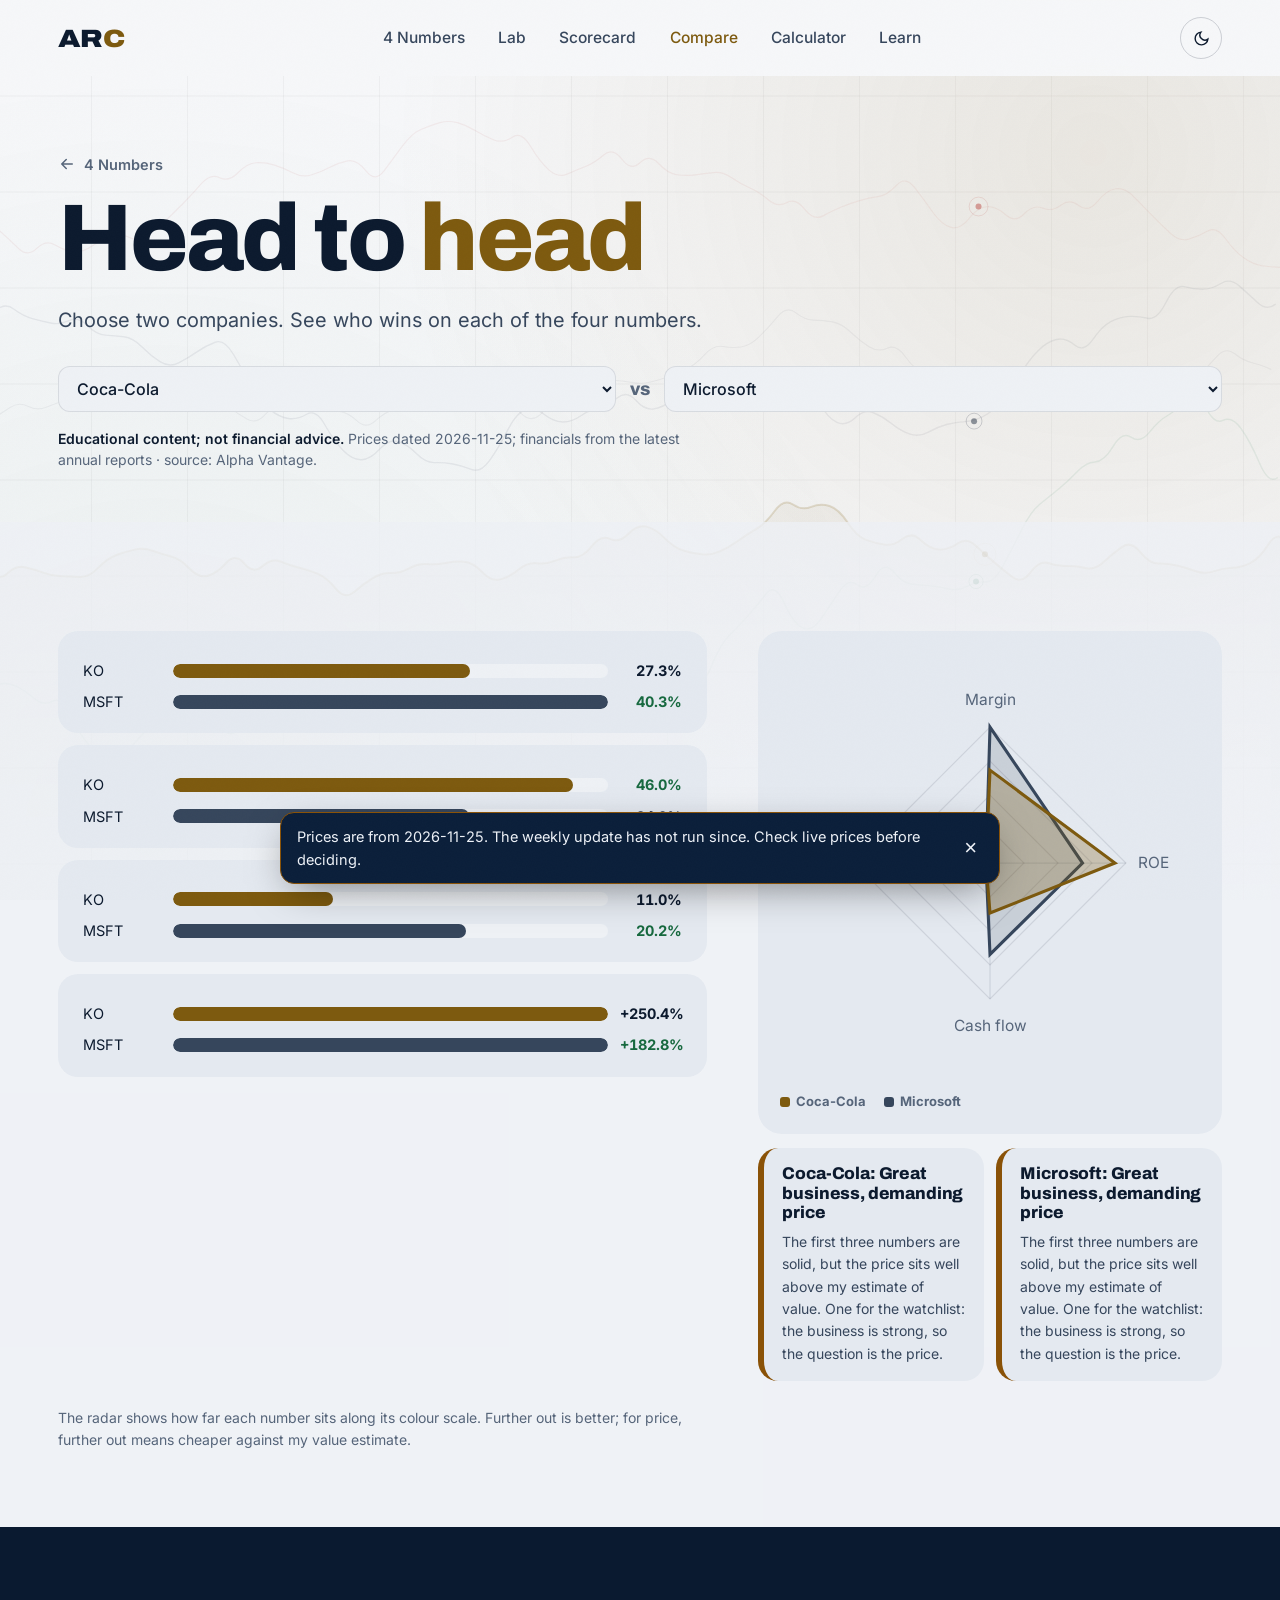
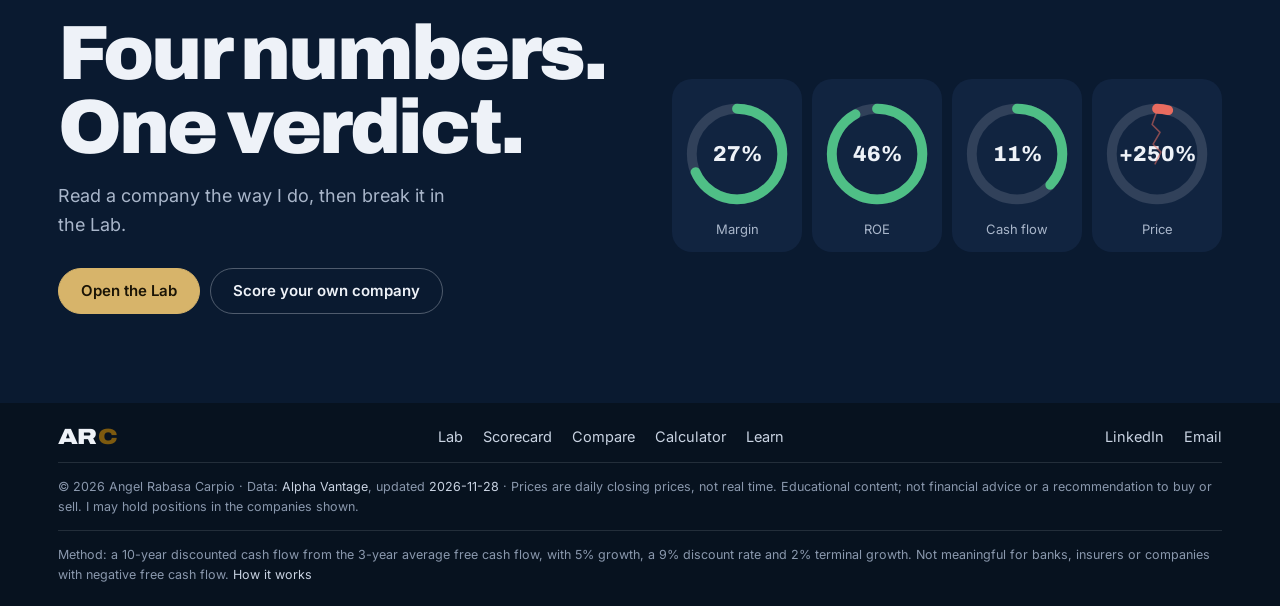
<file: 4n-compare.html>
<!doctype html>
<html lang="en">
<head>
<meta charset="utf-8">
<meta name="viewport" content="width=device-width,initial-scale=1,viewport-fit=cover">
<meta property="og:type" content="article">
<meta property="og:image:width" content="1200">
<meta property="og:image:height" content="627">
<meta name="twitter:card" content="summary_large_image">
<link rel="icon" href="favicon.svg" type="image/svg+xml">
<link rel="preload" href="fonts/inter-latin-wght-normal.woff2" as="font" type="font/woff2" crossorigin>
<link rel="preload" href="fonts/archivo-latin-standard-normal.woff2" as="font" type="font/woff2" crossorigin>
<style>@font-face{font-family:"Inter";font-style:normal;font-weight:100 900;font-display:swap;src:url(fonts/inter-latin-wght-normal.woff2) format("woff2")}@font-face{font-family:"Archivo";font-style:normal;font-weight:100 900;font-stretch:62% 125%;font-display:swap;src:url(fonts/archivo-latin-standard-normal.woff2) format("woff2")}</style>
<script>addEventListener("click",function(e){var a=e.target.closest&&e.target.closest("a[href]");if(a)try{sessionStorage.setItem("n4vt",e.clientX+","+e.clientY)}catch(_){}},true);addEventListener("pagereveal",function(){try{var v=(sessionStorage.getItem("n4vt")||"").split(",");if(v.length===2){document.documentElement.style.setProperty("--vx",v[0]+"px");document.documentElement.style.setProperty("--vy",v[1]+"px")}}catch(_){}});</script>

<meta name="description" content="Put two companies side by side on margins, ROE, free cash flow and price against value.">
<meta property="og:url" content="https://angelrabasa.github.io/4n-compare.html">
<meta property="og:title" content="Compare · 4 Numbers · Angel Rabasa Carpio">
<meta property="og:description" content="Put two companies side by side on margins, ROE, free cash flow and price against value.">
<meta property="og:image" content="https://angelrabasa.github.io/og/4n-compare.png">
<title>Compare · 4 Numbers</title>
<style>
/* Navy and brass: navy grounds that step one tone per section, brass for the one action and the figures that matter. */
:root{
  --ground:#08111f; --field-1:#0c1828; --field-2:#10203a; --field-3:#142a48; --deep:#0a1a30;
  --ink:#edf1f7; --ink-2:#b9c4d4; --ink-3:#8a98ad;
  --accent:#d7b46a; --accent-ink:#1a1406; --accent-soft:rgba(215,180,106,.13);
  --line:rgba(190,205,230,.13); --paper:#efe9de;
  --up:#4fbf86; --down:#e86b5f;
  --sans:"Inter",system-ui,-apple-system,"Segoe UI",sans-serif;
  --display:"Archivo","Inter",system-ui,sans-serif;
  --ease:cubic-bezier(.23,1,.32,1); --ease-io:cubic-bezier(.77,0,.175,1);
  color-scheme:dark;
}
@media (prefers-color-scheme:light){:root:not([data-theme="dark"]){
  --ground:#f6f7f9; --field-1:#eef1f5; --field-2:#e4e9f0; --field-3:#d8dfe9; --deep:#0b1f3a;
  --ink:#0c1a2e; --ink-2:#36465c; --ink-3:#56657a;
  --accent:#7d5a0f; --accent-ink:#ffffff; --accent-soft:rgba(125,90,15,.10);
  --line:rgba(12,26,46,.1);
  --up:#1f7a4d; --down:#b3362f;
  color-scheme:light;
}}
:root[data-theme="light"]{
  --ground:#f6f7f9; --field-1:#eef1f5; --field-2:#e4e9f0; --field-3:#d8dfe9; --deep:#0b1f3a;
  --ink:#0c1a2e; --ink-2:#36465c; --ink-3:#56657a;
  --accent:#7d5a0f; --accent-ink:#ffffff; --accent-soft:rgba(125,90,15,.10);
  --line:rgba(12,26,46,.1);
  --up:#1f7a4d; --down:#b3362f;
  color-scheme:light;
}
*{box-sizing:border-box}
html{scroll-behavior:smooth;scroll-padding-top:84px;scrollbar-color:color-mix(in srgb,var(--ink) 28%,transparent) var(--ground)}
body{margin:0;background:var(--ground);color:var(--ink);font:400 17px/1.6 var(--sans);-webkit-font-smoothing:antialiased;transition:background-color .35s ease,color .35s ease;caret-color:var(--accent)}
::selection{background:var(--accent);color:var(--accent-ink)}
a{color:inherit;text-decoration:none}
img{display:block;max-width:100%}
h1,h2,h3,h4,p,ul,ol,figure,dl,dd{margin:0}
h1,h2,h3{font-family:var(--display);text-wrap:balance}
ul,ol{list-style:none;padding:0}
:focus-visible{outline:2px solid var(--accent);outline-offset:3px;border-radius:4px}
.gut{padding-left:max(20px,4.5vw,env(safe-area-inset-left,0px));padding-right:max(20px,4.5vw,env(safe-area-inset-right,0px))}
.wrap{max-width:1360px;margin:0 auto}
.num{font-variant-numeric:tabular-nums}
svg.i{width:18px;height:18px;fill:none;stroke:currentColor;stroke-width:2;stroke-linecap:round;stroke-linejoin:round;flex:none}
.vh{position:absolute;width:1px;height:1px;overflow:hidden;clip:rect(0 0 0 0);white-space:nowrap}

/* buttons */
.btn{display:inline-flex;align-items:center;gap:10px;height:48px;padding:0 22px;border-radius:999px;font:600 15.5px/1 var(--sans);border:1.5px solid transparent;cursor:pointer;transition:transform .16s var(--ease),background-color .2s ease,color .2s ease,border-color .2s ease}
.btn:active{transform:scale(.97)}
.btn.fill{background:var(--accent);color:var(--accent-ink)}
.btn.line{border-color:color-mix(in srgb,var(--ink) 22%,transparent);color:var(--ink)}
.btn .i{transition:transform .25s var(--ease)}
@media (hover:hover) and (pointer:fine){
  .btn.fill:hover{background:color-mix(in srgb,var(--accent) 86%,var(--ink))}
  .btn.fill:hover .i{transform:translateX(3px)}
  .btn.line:hover{border-color:var(--ink)}
}

/* header */
body::before{content:"";position:fixed;inset:0 0 auto;height:env(safe-area-inset-top,0px);z-index:60;background:var(--ground)}
.bar{position:sticky;top:env(safe-area-inset-top,0px);z-index:50;background:color-mix(in srgb,var(--ground) 94%,transparent);transition:background-color .35s ease}
.bar .wrap{display:flex;align-items:center;justify-content:space-between;gap:24px;height:76px}
.logo{display:inline-flex;align-items:baseline;gap:2px;font:900 25px/1 var(--display);font-stretch:118%;letter-spacing:-.04em;color:var(--ink);transition:color .2s ease}
.logo b{color:var(--accent);font-weight:900}
@media (hover:hover) and (pointer:fine){.logo:hover{color:var(--accent)}}
.nav{display:flex;gap:clamp(18px,2.6vw,40px)}
.nav a{position:relative;font-size:15.5px;font-weight:500;color:var(--ink-2);transition:color .15s ease}
.nav a::after{content:"";position:absolute;left:0;right:0;bottom:-7px;height:2px;border-radius:2px;background:var(--accent);transform:scaleX(0);transform-origin:left;transition:transform .3s var(--ease)}
.nav a[aria-current="true"]{color:var(--ink)}.nav a[aria-current="true"]::after{transform:scaleX(1)}
@media (hover:hover) and (pointer:fine){.nav a:hover{color:var(--ink)}}
.bar-r{display:flex;align-items:center;gap:10px}
.bar .btn{height:42px;padding:0 18px;font-size:15px}
.tt{width:42px;height:42px;display:grid;place-items:center;border-radius:50%;border:1.5px solid color-mix(in srgb,var(--ink) 18%,transparent);background:none;color:var(--ink);cursor:pointer;transition:transform .16s var(--ease),border-color .2s ease}
.tt:active{transform:scale(.92)}
.tt svg{width:17px;height:17px;fill:none;stroke:currentColor;stroke-width:2;stroke-linecap:round;transition:transform .45s var(--ease)}
.tt:active svg{transform:rotate(-40deg)}
.tt .moon{display:none}
:root[data-theme="light"] .tt .sun{display:none}:root[data-theme="light"] .tt .moon{display:block}
@media (prefers-color-scheme:light){:root:not([data-theme="dark"]) .tt .sun{display:none}:root:not([data-theme="dark"]) .tt .moon{display:block}}
@media (max-width:860px){.nav{display:none}}
@media (max-width:420px){.bar .btn.hide-s{display:none}}

/* sections */
.sec{position:relative;padding-block:clamp(96px,11vw,168px);transition:background-color .35s ease}
.f1{background:var(--field-1)}.f2{background:var(--field-2)}.f3{background:var(--field-3)}
.head{display:grid;grid-template-columns:minmax(0,1fr) minmax(0,1fr);gap:clamp(24px,5vw,96px);align-items:end;margin-bottom:clamp(40px,5vw,72px)}
.head h2,.h2{font-weight:900;font-size:clamp(40px,4.6vw,72px);line-height:.95;font-stretch:115%;letter-spacing:-.035em}
.head p{font-size:clamp(17px,1.3vw,19px);color:var(--ink-2);max-width:48ch}
@media (max-width:860px){.head{grid-template-columns:1fr;align-items:start;gap:16px}}

/* figures */
.figs{display:grid;grid-template-columns:repeat(2,minmax(0,1fr));gap:22px 20px;margin-top:28px}
.figs b{display:block;font:900 clamp(30px,2.6vw,40px)/1 var(--display);font-stretch:112%;letter-spacing:-.025em}
.figs b em{font-style:normal;color:var(--accent)}
.figs span{display:block;margin-top:6px;font-size:14.5px;color:var(--ink-3)}
.more{display:inline-flex;align-items:center;gap:10px;margin-top:30px;font-weight:600;color:var(--accent)}
.more .i{transition:transform .25s var(--ease)}
@media (hover:hover) and (pointer:fine){.more:hover .i{transform:translateX(4px)}}
.inl{color:var(--accent);text-decoration:underline;text-decoration-thickness:1.5px;text-underline-offset:3px}

/* footer */
.foot{background:var(--deep);color:#eef2f8;padding-block:clamp(88px,10vw,150px) 36px;overflow:hidden}
.foot-grid{display:grid;grid-template-columns:minmax(0,1.05fr) minmax(0,.95fr);gap:clamp(36px,6vw,104px);align-items:center}
.foot h2{font-weight:900;font-size:clamp(46px,5.6vw,92px);line-height:.92;font-stretch:115%;letter-spacing:-.04em}
.foot h2 span{display:block;color:#d7b46a}
.foot .note{margin-top:22px;font-size:clamp(17px,1.3vw,19px);color:#c3cede;max-width:40ch}
.mail{display:inline-flex;align-items:center;gap:14px;margin-top:36px;font:700 clamp(19px,1.7vw,26px)/1.2 var(--display);font-stretch:105%;color:#fff;border-bottom:2px solid rgba(215,180,106,.55);padding-bottom:6px;transition:border-color .2s ease,color .2s ease;overflow-wrap:anywhere}
@media (hover:hover) and (pointer:fine){.mail:hover{border-color:#d7b46a;color:#e9cf96}}
.foot-act{display:flex;flex-wrap:wrap;gap:12px;margin-top:28px}
.foot .btn.fill{background:#d7b46a;color:#1a1406}
.foot .btn.line{border-color:rgba(238,242,248,.3);color:#eef2f8}
@media (hover:hover) and (pointer:fine){.foot .btn.fill:hover{background:#e6cb92}.foot .btn.line:hover{border-color:#eef2f8}}
.copyb{height:48px;padding:0 18px;border-radius:999px;border:1.5px solid rgba(238,242,248,.3);background:none;color:#eef2f8;font:600 15px/1 var(--sans);cursor:pointer;transition:transform .16s var(--ease),border-color .2s ease}
.copyb:active{transform:scale(.96)}
@media (hover:hover) and (pointer:fine){.copyb:hover{border-color:#eef2f8}}
.word{margin-top:clamp(64px,8vw,112px);font:900 clamp(48px,11.6vw,200px)/.82 var(--display);font-stretch:120%;letter-spacing:-.055em;color:#244a7a;white-space:nowrap;text-align:center}
.small{display:flex;justify-content:space-between;flex-wrap:wrap;gap:8px 24px;margin-top:28px;font-size:13.5px;color:#a3b4ca}
.small a{text-decoration:underline;text-underline-offset:3px}
@media (max-width:900px){.foot-grid{grid-template-columns:minmax(0,1fr)}}

/* reveals: content rises as each section enters */
.js .rv{opacity:0;transform:translateY(26px);transition:opacity .8s var(--ease),transform .8s var(--ease);transition-delay:var(--d,0s)}
.js .rv.in{opacity:1;transform:none}
.js .rv-clip{clip-path:inset(10% 6% 10% 6% round 18px);transition:clip-path 1.1s var(--ease-io)}
.js .rv-clip.in{clip-path:inset(0 0 0 0 round 18px)}
@media (prefers-reduced-motion:reduce){html{scroll-behavior:auto}*,*::before,*::after{animation:none!important}.js .rv{transform:none;transition:opacity .4s ease}.js .rv-clip{clip-path:none;transition:none}}

/* magazine cover: The Fortnight */
.cover{--cv-ink:#eef2f8;--cv-mute:#a3b4ca;--cv-acc:#d7b46a;--cv-bg:#0b1a2e;position:relative;display:block;aspect-ratio:3/4;container-type:inline-size;overflow:hidden;border-radius:6px;background:var(--cv-bg);color:var(--cv-ink);transition:transform .35s var(--ease)}
:root[data-theme="light"] .cover{--cv-bg:#0b1f3a}
@media (prefers-color-scheme:light){:root:not([data-theme="dark"]) .cover{--cv-bg:#0b1f3a}}
@media (hover:hover) and (pointer:fine){a.cover:hover{transform:translateY(-4px) rotate(-.4deg)}}
a.cover:active{transform:scale(.985)}
.cover>span,.cover>svg{position:absolute}
.cv-top{left:5cqi;right:5cqi;top:4.2cqi;display:flex;justify-content:space-between;gap:3cqi;font:600 2.6cqi/1 var(--sans);letter-spacing:.08em;text-transform:uppercase;color:var(--cv-mute)}
.cv-mast{left:4.4cqi;top:8.6cqi;font:900 13.4cqi/.82 var(--display);font-stretch:100%;letter-spacing:-.05em;text-transform:uppercase;color:var(--cv-ink)}
.cv-mast b{color:var(--cv-acc);font-weight:900}
.cv-by{left:5cqi;top:23.6cqi;font:500 3cqi/1 var(--sans);color:var(--cv-mute);letter-spacing:.02em}
.cv-hl{left:5cqi;top:31cqi;width:50cqi;display:grid;gap:2.2cqi}
.cv-kick{display:inline-block;justify-self:start;padding:1.1cqi 2.2cqi;border-radius:1cqi;background:var(--cv-acc);color:#1a1406;font:800 2.7cqi/1 var(--sans);letter-spacing:.06em;text-transform:uppercase}
.cv-h{font:900 7.4cqi/.94 var(--display);font-stretch:108%;letter-spacing:-.03em}
.cv-dk{font:500 3.3cqi/1.3 var(--sans);color:var(--cv-mute)}
.cv-art{right:5cqi;top:47cqi;width:34cqi;height:auto}
.cv-foot{left:5cqi;right:5cqi;bottom:4.5cqi;display:grid;grid-template-columns:auto 1fr auto;gap:5cqi;align-items:end;padding-top:3cqi}
.cv-stat{display:flex;align-items:end;gap:2cqi}
.cv-stat b{font:900 8.4cqi/.8 var(--display);font-stretch:108%;color:var(--cv-acc)}
.cv-stat>span,.cv-next{font:500 2.7cqi/1.25 var(--sans);color:var(--cv-mute)}
.cv-next b{display:block;font-weight:700;color:var(--cv-ink);text-transform:uppercase;letter-spacing:.06em;margin-bottom:.6cqi}
.cv-bar{width:14cqi;height:8cqi;background:repeating-linear-gradient(90deg,#eef2f8 0 .5cqi,transparent .5cqi .9cqi,#eef2f8 .9cqi 1.6cqi,transparent 1.6cqi 2cqi,#eef2f8 2cqi 2.3cqi,transparent 2.3cqi 2.9cqi);opacity:.8;border-radius:.4cqi}
/* the general cover lists every section of the magazine */
.cs-list{left:5cqi;right:5cqi;bottom:20cqi;display:grid;grid-template-columns:1fr 1fr;gap:3.4cqi 4cqi}
.cs-row{display:grid;gap:.9cqi;padding-left:2.4cqi;border-left:.6cqi solid var(--cv-acc)}
.cs-row.off{border-left-color:rgba(163,180,202,.4)}
.cs-k{display:flex;align-items:baseline;gap:1.8cqi;font:800 2.7cqi/1 var(--sans);letter-spacing:.07em;text-transform:uppercase;color:var(--cv-acc)}
.cs-row.off .cs-k{color:var(--cv-mute)}
.cs-k i{font-style:normal;font-weight:600;font-size:2.3cqi;color:var(--cv-mute);letter-spacing:.05em}
.cs-t{font:800 3.9cqi/1.08 var(--display);letter-spacing:-.015em;color:var(--cv-ink)}
.cs-row.off .cs-t{color:#c9d5e3}
.cs-art{left:5cqi;right:5cqi;top:28cqi;width:90cqi;height:auto}

/* back link and crumb, for inner pages */
.back .i{transition:transform .25s var(--ease)}
@media (hover:hover) and (pointer:fine){.back:hover .i{transform:translateX(-3px)}}
.crumb{display:inline-flex;align-items:center;gap:8px;font-size:15px;font-weight:600;color:var(--ink-2);transition:color .2s ease}
@media (hover:hover) and (pointer:fine){.crumb:hover{color:var(--accent)}}
@media (max-width:560px){.back .t{display:none}.bar .btn.back{width:42px;padding:0;justify-content:center}}

.foot-cal{border-radius:20px;background:rgba(238,242,248,.05);padding:clamp(22px,3vw,40px)}
.cal-h{font:800 clamp(20px,1.9vw,26px)/1.1 var(--display);font-stretch:108%;letter-spacing:-.015em;color:#eef2f8}
.cal{display:grid;grid-template-columns:repeat(6,minmax(0,1fr));gap:18px 12px;margin-top:24px}
.cal li{display:grid;grid-template-columns:1fr 1fr;gap:6px}
.cal .m{grid-column:1/-1;font-size:13.5px;font-weight:600;color:#a3b4ca}
.cal i{display:block;aspect-ratio:1;border-radius:6px;background:rgba(238,242,248,.08);transition:background-color .3s ease,transform .3s var(--ease)}
.cal i.on{background:#d7b46a}
.cal i.next{background:rgba(215,180,106,.28)}
@media (hover:hover) and (pointer:fine){.cal i:hover{transform:scale(1.08)}}
.cal-k{display:flex;gap:20px;margin-top:20px;font-size:14px;color:#a3b4ca}
.cal-k span{display:inline-flex;align-items:center;gap:8px}
.cal-k i{width:12px;height:12px;border-radius:3px;background:rgba(238,242,248,.12)}
.cal-k i.on{background:#d7b46a}
@media (max-width:520px){.cal{grid-template-columns:repeat(4,minmax(0,1fr))}}

:root{--navy:#0a1a30;--navy-2:#112440;--navy-3:#0e2038;--navy-4:#183055;--abyss:#07121f;--paper:#eef2f8;--paper-2:#b9c4d4;--slate:#c9d3e2;--slate-2:#a9b6ca;--mute:#8a98ad;--brass:#d7b46a;--amber:#e9a83c;--green-d:#4fbf86;--red-d:#e86b5f}
/* ===== Design tokens (8px grid, fluid type, motion) ===== */
:root{
  --s1:8px;--s2:16px;--s3:24px;--s4:32px;--s5:48px;--s6:64px;--s7:96px;
  --r-s:8px;--r-m:16px;--r-l:24px;--r-pill:999px;
  --sh-1:0 1px 2px rgba(0,0,0,.18),0 4px 12px -4px rgba(0,0,0,.28);
  --sh-2:0 2px 4px rgba(0,0,0,.2),0 16px 32px -12px rgba(0,0,0,.4);
  --fs-0:clamp(14px,.9vw + 11px,15px);--fs-1:clamp(16px,.5vw + 14px,18px);--fs-2:clamp(20px,1vw + 16px,26px);
  --fs-3:clamp(28px,2.4vw + 18px,48px);--fs-4:clamp(40px,6.4vw,96px);
  --dur-fast:150ms;--dur-base:300ms;--dur-slow:700ms;
  --ease-out-expo:cubic-bezier(.16,1,.3,1);
  --spring:cubic-bezier(.34,1.4,.64,1);
  --stagger:50ms;
  --grain:url("data:image/svg+xml,%3Csvg xmlns='http://www.w3.org/2000/svg' width='120' height='120'%3E%3Cfilter id='n'%3E%3CfeTurbulence type='fractalNoise' baseFrequency='.8' numOctaves='2' stitchTiles='stitch'/%3E%3C/filter%3E%3Crect width='100%25' height='100%25' filter='url(%23n)' opacity='.5'/%3E%3C/svg%3E");
}
@media (prefers-color-scheme:light){:root:not([data-theme="dark"]){--up:#17693f;--mid:#8a5207;--sh-1:0 1px 2px rgba(10,20,40,.08),0 4px 12px -4px rgba(10,20,40,.12);--sh-2:0 2px 4px rgba(10,20,40,.08),0 16px 32px -12px rgba(10,20,40,.2)}}
:root[data-theme="light"]{--up:#17693f;--mid:#8a5207;--sh-1:0 1px 2px rgba(10,20,40,.08),0 4px 12px -4px rgba(10,20,40,.12);--sh-2:0 2px 4px rgba(10,20,40,.08),0 16px 32px -12px rgba(10,20,40,.2)}
body::after{content:"";position:fixed;inset:0;pointer-events:none;background:var(--grain);opacity:.035;z-index:100}
.skip{position:absolute;left:16px;top:-56px;z-index:200;background:var(--accent);color:var(--accent-ink);padding:12px 16px;border-radius:var(--r-s);font-weight:600;transition:top var(--dur-fast)}
.skip:focus{top:8px}
:focus-visible{outline:2px solid var(--accent);outline-offset:3px}
/* Reduced motion: no transforms/scroll animation anywhere on 4 Numbers pages; state changes stay instant or fade only */
@media (prefers-reduced-motion:reduce){
  *,*::before,*::after{animation-duration:.01ms!important;animation-iteration-count:1!important;transition-duration:.01ms!important;scroll-behavior:auto!important}
  .rv,.mv{transform:none!important}
  ::view-transition-group(*),::view-transition-old(*),::view-transition-new(*){animation:none!important}
}
:root{--mid:var(--amber);--num:"Archivo","Inter",system-ui,sans-serif}
.dial,.bigv strong,.bc,.t td,.m .v,.nv{font-variant-numeric:tabular-nums lining-nums}
/* 4 Numbers product pages */
.n4h{padding-top:clamp(36px,6vw,88px);padding-bottom:clamp(28px,4vw,56px)}
.n4h h1{font-weight:800;font-size:clamp(42px,7.4vw,104px);line-height:.95;letter-spacing:-.03em;max-width:13ch}
.n4h h1>span:not(.w){color:var(--accent)}
.n4h .lede{margin-top:22px;max-width:50ch;font-size:clamp(18px,1.55vw,22px);line-height:1.5;color:var(--ink-2)}
.n4h .fine{margin-top:16px}
.crumb{display:inline-flex;align-items:center;gap:8px;font-size:14.5px;color:var(--ink-3);margin-bottom:18px}
.crumb:hover{color:var(--ink)}
.fine{font-size:14px;line-height:1.55;color:var(--ink-3);max-width:70ch}
.fine b{color:var(--ink);font-weight:600}
.sec2{padding-top:clamp(44px,6vw,96px);padding-bottom:clamp(44px,6vw,96px)}
.sec2.alt{background:var(--field-1)}
.sec2 h2{font-weight:800;font-size:clamp(30px,4vw,54px);line-height:1;letter-spacing:-.02em;max-width:20ch}
.sec2 .sub{margin-top:14px;color:var(--ink-2);max-width:58ch;font-size:17px}
.row{display:flex;flex-wrap:wrap;gap:12px;margin-top:28px}

/* hub hero */
.hub{display:grid;grid-template-columns:minmax(0,7fr) minmax(0,5fr);gap:clamp(28px,5vw,80px);align-items:center}
@media (max-width:900px){.hub{grid-template-columns:1fr}}
.dials{display:grid;grid-template-columns:1fr 1fr;gap:14px;padding:clamp(18px,2.4vw,30px);border-radius:28px;background:var(--field-2)}
.dials .dh{grid-column:1/-1;font:700 15px/1.3 var(--sans);color:var(--ink-3)}
.dials .dh b{color:var(--ink)}
.dial{display:grid;justify-items:center;gap:6px;padding:14px 8px;border-radius:20px;background:var(--field-1)}
.dial svg{width:100%;max-width:120px;height:auto}
.dial .trk{fill:none;stroke:var(--line);stroke-width:10}
.dial .arc{fill:none;stroke-width:10;stroke-linecap:round;transform:rotate(-90deg);transform-origin:60px 60px;transition:stroke-dashoffset .9s var(--ease)}
.dial .arc.g{stroke:var(--up)}.dial .arc.a{stroke:var(--mid)}.dial .arc.r{stroke:var(--down)}
.dial .v{font:800 22px/1 var(--display);fill:var(--ink);text-anchor:middle}
.dial small{font-size:13px;color:var(--ink-3)}

/* chips + verdict + metrics */
.chips{display:flex;flex-wrap:wrap;gap:10px}
.chip{appearance:none;border:1.5px solid var(--line);background:transparent;color:var(--ink);font:600 15px/1 var(--sans);height:44px;padding:0 18px;border-radius:999px;cursor:pointer;display:inline-flex;align-items:center;gap:10px;transition:transform .16s var(--ease),background-color .2s,border-color .2s}
.chip:active{transform:scale(.97)}
.chip i{width:10px;height:10px;border-radius:50%;background:var(--ink-3)}
.chip i.g{background:var(--up)}.chip i.a{background:var(--mid)}.chip i.r{background:var(--down)}
.chip[aria-pressed="true"]{background:var(--ink);color:var(--ground);border-color:var(--ink)}
@media (hover:hover) and (pointer:fine){.chip:hover{border-color:var(--ink)}}
.stage{display:grid;grid-template-columns:minmax(0,5fr) minmax(0,7fr);gap:clamp(28px,4vw,72px);margin-top:clamp(24px,3.4vw,44px);align-items:start}
@media (max-width:900px){.stage{grid-template-columns:1fr}}
.who h2{font-weight:800;font-size:clamp(34px,4.4vw,60px);line-height:1;letter-spacing:-.02em}
.who .meta{margin-top:10px;color:var(--ink-3);font-size:15px}
.verdict{margin-top:26px;padding:22px 24px;border-radius:20px;background:var(--field-2);border-left:6px solid var(--ink-3)}
.verdict.g{border-color:var(--up)}.verdict.a{border-color:var(--mid)}.verdict.r{border-color:var(--down)}
.verdict b{display:block;font:800 clamp(21px,2.1vw,29px)/1.15 var(--display);letter-spacing:-.01em}
.verdict p{margin-top:8px;color:var(--ink-2);font-size:16px}
.keys{display:grid;grid-template-columns:repeat(2,1fr);gap:12px;margin-top:16px}
.keys div{padding:14px 16px;border-radius:14px;background:var(--field-2)}
.keys small{display:block;font-size:13px;color:var(--ink-3)}
.keys strong{font:700 20px/1.2 var(--display)}
.acts{display:flex;flex-wrap:wrap;gap:10px;margin-top:20px}
.btn.sm{height:42px;font-size:14.5px;padding:0 18px}
.metrics{display:grid;gap:14px}
.m{padding:22px clamp(18px,2.2vw,28px);border-radius:22px;background:var(--field-2);display:grid;grid-template-columns:minmax(0,1fr) 128px;gap:8px 20px;align-items:center}
@media (max-width:520px){.m{grid-template-columns:1fr}}
.m .lab{font-size:14.5px;color:var(--ink-3)}
.m .big{font:800 clamp(34px,3.6vw,50px)/1 var(--display);letter-spacing:-.02em;margin-top:2px}
.m .big em{font-style:normal;font-size:.5em;color:var(--ink-3);margin-left:3px}
.m .why{grid-column:1/-1;font-size:14.5px;color:var(--ink-2)}
.gauge{grid-column:1/-1;position:relative;height:12px;border-radius:99px;overflow:hidden;display:flex;margin-top:6px}
.gauge span{height:100%}
.gauge .r{background:color-mix(in srgb,var(--down) 70%,var(--field-2))}
.gauge .a{background:var(--mid)}
.gauge .g{background:color-mix(in srgb,var(--up) 70%,var(--field-2))}
.pin{position:absolute;top:-4px;width:4px;height:20px;border-radius:2px;background:var(--ink);box-shadow:0 0 0 3px var(--field-2);transition:left .7s var(--ease)}
.gscale{grid-column:1/-1;display:flex;justify-content:space-between;font-size:12px;color:var(--ink-3)}
.spark{width:128px;height:56px;justify-self:end}
.spark path{fill:none;stroke:var(--accent);stroke-width:2.5;stroke-linecap:round;stroke-linejoin:round}
.spark circle{fill:var(--accent)}
.spark text{fill:var(--ink-3);font-size:10px;font-family:var(--sans)}

/* revenue bars */
.rev{margin-top:clamp(28px,4vw,56px);padding:clamp(20px,2.6vw,32px);border-radius:24px;background:var(--field-2)}
.rev h3{font:700 17px/1.3 var(--display)}
.rev p{font-size:14px;color:var(--ink-3);margin-top:4px}
.rev svg{width:100%;height:auto;margin-top:18px}
.rev .b{fill:var(--accent);transition:opacity .2s}
.rev .b.f{fill:var(--up)}
.rev text{fill:var(--ink-3);font:12px var(--sans)}
.rev .vv{fill:var(--ink);font-weight:600}
.legend{display:flex;gap:18px;margin-top:10px;font-size:13px;color:var(--ink-3)}
.legend i{display:inline-block;width:10px;height:10px;border-radius:3px;margin-right:6px;vertical-align:-1px}

/* table */
.tw{margin-top:28px;overflow-x:auto;border-radius:20px;background:var(--field-2)}
table.t{width:100%;border-collapse:collapse;min-width:640px}
.t th,.t td{padding:16px 18px;text-align:right;font-size:15.5px;white-space:nowrap}
.t th:first-child,.t td:first-child{text-align:left}
.t thead th{font:600 13.5px/1 var(--sans);color:var(--ink-3);border-bottom:1px solid var(--line)}
.t th button{all:unset;cursor:pointer;display:inline-flex;gap:6px;align-items:center}
.t th button:focus-visible{outline:2px solid var(--accent);outline-offset:4px;border-radius:4px}
.t tbody tr{border-top:1px solid var(--line);cursor:pointer}
.t tbody tr:first-child{border-top:0}
@media (hover:hover){.t tbody tr:hover{background:var(--accent-soft)}}
.t td .z{display:inline-block;min-width:68px;padding:5px 10px;border-radius:99px;font-weight:600;text-align:center}
.t .z.g{background:color-mix(in srgb,var(--up) 22%,transparent);color:var(--up)}
.t .z.a{background:color-mix(in srgb,var(--mid) 16%,transparent);color:var(--mid)}
.t .z.r{background:color-mix(in srgb,var(--down) 20%,transparent);color:var(--down)}
.t td strong{font-weight:700}
.t td small{display:block;color:var(--ink-3);font-size:12.5px}

/* tiles */
.tiles{display:grid;grid-template-columns:repeat(auto-fit,minmax(205px,1fr));gap:16px;margin-top:32px}
.tile{display:grid;gap:14px;padding:22px;border-radius:24px;background:var(--field-2);transition:transform .25s var(--ease),background-color .2s}
.tile svg.ill{width:100%;height:auto;border-radius:14px;background:var(--field-1)}
.tile b{font:800 22px/1.15 var(--display);letter-spacing:-.01em}
.tile p{font-size:15.5px;color:var(--ink-2)}
.tile .go{display:inline-flex;align-items:center;gap:8px;font-weight:600;font-size:15px;color:var(--accent)}
@media (hover:hover) and (pointer:fine){.tile:hover{transform:translateY(-4px);background:var(--field-3)}}
.ill .p{fill:var(--accent)}.ill .q{fill:var(--up)}.ill .s{fill:var(--down)}.ill .l{stroke:var(--ink-3);fill:none;stroke-width:2;stroke-linecap:round;stroke-linejoin:round}.ill .t1{fill:var(--ink-3);font:600 11px var(--sans)}.ill .k{fill:var(--line)}

/* picks */
.picks{display:grid;grid-template-columns:repeat(auto-fit,minmax(260px,1fr));gap:16px;margin-top:30px}
.pick{display:grid;gap:12px;padding:22px;border-radius:24px;background:var(--field-2);border-top:5px solid var(--ink-3);transition:transform .25s var(--ease)}
.pick.g{border-color:var(--up)}.pick.a{border-color:var(--mid)}.pick.r{border-color:var(--down)}
.pick h3{font:800 24px/1.1 var(--display)}
.pick small{color:var(--ink-3);font-size:13.5px}
.pick .dots{display:flex;gap:8px;align-items:center}
.pick .dots i{width:14px;height:14px;border-radius:50%}
.pick .dots i.g{background:var(--up)}.pick .dots i.a{background:var(--mid)}.pick .dots i.r{background:var(--down)}.pick .dots i.n{background:var(--line)}
.pick p{font-size:15px;color:var(--ink-2)}
@media (hover:hover) and (pointer:fine){.pick:hover{transform:translateY(-4px)}}

/* trust band */
.trust{display:grid;grid-template-columns:repeat(auto-fit,minmax(220px,1fr));gap:14px;margin-top:28px}
.trust div{padding:20px;border-radius:18px;background:var(--field-2)}
.trust b{display:block;font:800 19px/1.2 var(--display)}
.trust p{margin-top:6px;font-size:14.5px;color:var(--ink-2)}

/* forms */
.form{display:grid;grid-template-columns:minmax(0,5fr) minmax(0,7fr);gap:clamp(24px,4vw,64px);margin-top:clamp(24px,3.4vw,44px);align-items:start}
@media (max-width:900px){.form{grid-template-columns:1fr}}
.fields{display:grid;gap:12px;padding:clamp(18px,2.4vw,28px);border-radius:24px;background:var(--field-2)}
.fields .fh{font:700 15px/1.3 var(--sans);color:var(--ink-3)}
.fld{display:grid;gap:6px}
.fld label{font-size:14px;color:var(--ink-2)}
.fld input,.sel{height:46px;padding:0 14px;border-radius:12px;border:1.5px solid var(--line);background:var(--field-1);color:var(--ink);font:500 16px var(--sans);width:100%}
.fld input:focus,.sel:focus{outline:2px solid var(--accent);outline-offset:1px;border-color:transparent}
.two{display:grid;grid-template-columns:1fr 1fr;gap:12px}
.hint{font-size:12.5px;color:var(--ink-3)}
.toast{position:fixed;left:50%;bottom:28px;transform:translate(-50%,20px);padding:12px 20px;border-radius:99px;background:var(--ink);color:var(--ground);font:600 14.5px var(--sans);opacity:0;pointer-events:none;transition:opacity .25s,transform .25s var(--ease);z-index:90}
.toast.on{opacity:1;transform:translate(-50%,0)}

/* compare */
.pickers{display:grid;grid-template-columns:1fr auto 1fr;gap:14px;align-items:center;margin-top:30px}
.pickers span{font:800 18px var(--display);color:var(--ink-3)}
@media (max-width:640px){.pickers{grid-template-columns:1fr}.pickers span{text-align:center}}
.vs{display:grid;grid-template-columns:minmax(0,7fr) minmax(0,5fr);gap:clamp(24px,4vw,64px);margin-top:32px;align-items:start}
@media (max-width:900px){.vs{grid-template-columns:1fr}}
.vrow{padding:20px clamp(16px,2vw,26px);border-radius:20px;background:var(--field-2);margin-bottom:12px}
.vrow .vh{font:600 14.5px var(--sans);color:var(--ink-3);margin-bottom:12px;display:flex;justify-content:space-between;gap:10px}
.vbar{display:grid;grid-template-columns:78px 1fr 62px;gap:12px;align-items:center;margin-top:8px;font-size:14.5px}
.vbar .tr{height:14px;border-radius:99px;background:var(--field-1);overflow:hidden}
.vbar .fl{display:block;height:100%;border-radius:99px;transition:width .7s var(--ease)}
.vbar.a .fl{background:var(--accent)}.vbar.b .fl{background:var(--ink-2)}
.vbar b{text-align:right;font-weight:700}
.vbar.win b{color:var(--up)}
.radar{padding:22px;border-radius:24px;background:var(--field-2)}
.radar svg{width:100%;height:auto}
.radar .ring{fill:none;stroke:var(--line)}
.radar .ax{stroke:var(--line)}
.radar .pa{fill:color-mix(in srgb,var(--accent) 28%,transparent);stroke:var(--accent);stroke-width:2.5}
.radar .pb{fill:color-mix(in srgb,var(--ink) 12%,transparent);stroke:var(--ink-2);stroke-width:2.5}
.radar text{fill:var(--ink-3);font:12.5px var(--sans);text-anchor:middle}
.verdicts{display:grid;grid-template-columns:1fr 1fr;gap:12px;margin-top:14px}
@media (max-width:520px){.verdicts{grid-template-columns:1fr}}
.verdicts .verdict{margin:0;padding:16px 18px}
.verdicts .verdict b{font-size:17px}
.verdicts .verdict p{font-size:14px}

/* learn */
.lrow{display:grid;grid-template-columns:minmax(0,5fr) minmax(0,6fr);gap:clamp(24px,4vw,72px);align-items:center;padding-block:clamp(28px,4vw,56px);border-top:1px solid var(--line)}
.lrow:first-of-type{border-top:0}
.lrow.flip{grid-template-columns:minmax(0,6fr) minmax(0,5fr)}
.lrow.flip .art{order:2}
@media (max-width:900px){.lrow,.lrow.flip{grid-template-columns:1fr}.lrow.flip .art{order:0}}
.art{padding:clamp(16px,2vw,26px);border-radius:26px;background:var(--field-2)}
.art svg{width:100%;height:auto;display:block}
.lrow h3{font:800 clamp(26px,3vw,40px)/1.05 var(--display);letter-spacing:-.02em}
.lrow .rule{margin-top:12px;font-weight:600;color:var(--accent)}
.lrow p{margin-top:12px;font-size:17px;color:var(--ink-2);max-width:52ch}
.lrow ul{margin-top:14px;display:grid;gap:8px;font-size:15.5px;color:var(--ink-2)}
.lrow li{padding-left:20px;position:relative}
.lrow li::before{content:"";position:absolute;left:0;top:.65em;width:8px;height:8px;border-radius:2px;background:var(--accent)}
.il .p{fill:var(--accent)}.il .q{fill:var(--up)}.il .s{fill:var(--down)}.il .n{fill:var(--ink-3)}.il .o{fill:var(--field-3)}
.il .l{stroke:var(--ink-3);fill:none;stroke-width:2;stroke-linecap:round}
.il text{fill:var(--ink);font:600 13px var(--sans)}.il text.m2{fill:var(--ink-3);font-weight:500;font-size:12px}.il text.bg{font:800 28px var(--display)}
.il text.w{fill:#fff}
.gl{display:grid;grid-template-columns:repeat(auto-fit,minmax(300px,1fr));gap:12px;margin-top:28px}
.gl div{padding:18px 20px;border-radius:16px;background:var(--field-2)}
.gl dt{font:700 17px var(--display)}
.gl dd{margin-top:4px;font-size:15px;color:var(--ink-2)}
details.q{border-radius:16px;background:var(--field-2);padding:0 20px;margin-top:10px}
details.q summary{cursor:pointer;list-style:none;padding:18px 0;font:700 17px var(--display);display:flex;justify-content:space-between;gap:16px}
details.q summary::after{content:"+";font-size:22px;line-height:1;color:var(--accent)}
details.q[open] summary::after{content:"\2212"}
details.q p{padding-bottom:18px;color:var(--ink-2);font-size:16px;max-width:70ch}
.cta{margin-top:20px;padding:clamp(26px,4vw,48px);border-radius:28px;background:var(--deep);color:var(--paper);display:flex;flex-wrap:wrap;gap:20px;align-items:center;justify-content:space-between}
.cta h3{font:800 clamp(24px,3vw,38px)/1.05 var(--display);letter-spacing:-.02em;max-width:18ch}

.subnav{display:none}
@media (max-width:900px){.subnav{display:flex;gap:8px;overflow-x:auto;padding:0 max(20px,4.5vw) 12px;scrollbar-width:none}.subnav::-webkit-scrollbar{display:none}
.subnav a{flex:none;height:36px;padding:0 14px;display:inline-flex;align-items:center;border-radius:99px;border:1.5px solid var(--line);font:600 14px var(--sans);color:var(--ink-2)}
.subnav a[aria-current="page"]{background:var(--ink);color:var(--ground);border-color:var(--ink)}}
.nav a[aria-current="page"]{color:var(--accent)}

/* closing */
.close{--mid:var(--amber);background:var(--navy);color:var(--paper);padding:clamp(48px,7vw,104px) max(20px,4.5vw);--field-1:var(--navy-2);--field-2:var(--navy-2);--line:rgba(238,242,248,.14);--ink:var(--paper);--ink-3:var(--mute);--up:var(--green-d);--accent:var(--brass);--down:var(--red-d)}
.close-in{display:grid;grid-template-columns:minmax(0,1fr) minmax(0,1fr);gap:clamp(28px,5vw,80px);align-items:center}
@media (max-width:820px){.close-in{grid-template-columns:minmax(0,1fr)}}
.close h2{font:900 clamp(40px,6vw,84px)/.96 var(--display);letter-spacing:-.035em;color:var(--paper)}
.close p{margin-top:18px;font-size:clamp(17px,1.4vw,20px);color:var(--slate-2);max-width:36ch}
.close-act{display:flex;flex-wrap:wrap;gap:10px;margin-top:28px}
.close-r{display:grid;grid-template-columns:repeat(4,minmax(0,1fr));gap:10px}
@media (max-width:520px){.close-r{grid-template-columns:repeat(2,minmax(0,1fr))}}
.close-r .dial{background:var(--navy-2);padding:16px 6px 12px}
.close-r .dial small{color:var(--slate-2)}
.n4f-btn{display:inline-flex;align-items:center;height:46px;padding:0 22px;border-radius:99px;border:1.5px solid rgba(238,242,248,.3);font:600 15px var(--sans);color:var(--paper);transition:background-color .2s,border-color .2s}
.n4f-btn.fill{background:var(--brass);border-color:var(--brass);color:#1a1406}
@media (hover:hover){.n4f-btn:hover{border-color:var(--paper)}.n4f-btn.fill:hover{background:#e6c982}}
.slim{background:var(--abyss);color:var(--slate-2);padding-top:22px;padding-bottom:22px}
.slim a{color:var(--slate)}
.slim-in{display:flex;flex-wrap:wrap;align-items:center;justify-content:space-between;gap:14px 28px}
.slim .logo{color:var(--paper);font-size:22px}
.slim nav{display:flex;flex-wrap:wrap;gap:6px 20px;font-size:14.5px}
@media (hover:hover){.slim nav a:hover{color:var(--brass)}}
.slim-fine{margin-top:14px;padding-top:14px;border-top:1px solid rgba(238,242,248,.12);font-size:12.5px;line-height:1.55;color:var(--mute)}
.slim-fine span{color:var(--slate)}

.btn.line,.chip{background:transparent;color:var(--ink)}
.chip[aria-pressed="true"]{background:var(--ink);color:var(--ground)}

.flags{list-style:none;margin:14px 0 0;padding:0;display:grid;gap:8px}.flags li{position:relative;padding:10px 14px 10px 34px;border-radius:12px;background:var(--field-2);font-size:15px;color:var(--ink-2);line-height:1.45}.flags li::before{content:"";position:absolute;left:14px;top:17px;width:10px;height:10px;border-radius:50%;background:var(--ink-3)}.flags li.g::before{background:var(--up)}.flags li.a::before{background:var(--mid)}.flags li.r::before{background:var(--down)}

.segs{display:flex;flex-wrap:wrap;gap:6px;margin-top:20px}.seg{appearance:none;font:600 14px var(--sans);height:36px;padding:0 16px;border-radius:999px;border:1px solid var(--line);background:transparent;color:var(--ink-2);cursor:pointer}.seg[aria-pressed="true"]{background:var(--ink);color:var(--ground);border-color:var(--ink)}.seg:focus-visible{outline:2px solid var(--accent);outline-offset:2px}

.pick[hidden],.bc[hidden]{display:none!important}

.star{appearance:none;background:transparent;border:0;cursor:pointer;font-size:19px;line-height:1;color:var(--ink-3);padding:6px 8px 6px 0;margin-left:-4px}
.star[aria-pressed="true"]{color:var(--accent)}.star:hover{color:var(--accent)}
.t td:first-child{display:flex;align-items:center;gap:6px}.nm2{display:grid}
.t .num,.t th.num{text-align:right}.t td.num small{display:block;font-size:12px}.t td.num small.up{color:var(--up)}.t td.num small.dn{color:var(--down)}
.btn[aria-pressed="true"]#wl{border-color:var(--accent);color:var(--accent)}
.pick .since{display:block;margin-top:2px;font:600 13px var(--sans)}.pick .since.up{color:var(--up)}.pick .since.dn{color:var(--down)}
.stale{position:fixed;left:max(16px,env(safe-area-inset-left,0px));right:max(16px,env(safe-area-inset-right,0px));bottom:max(16px,env(safe-area-inset-bottom,0px));z-index:90;display:flex;gap:14px;align-items:center;justify-content:space-between;max-width:720px;margin-inline:auto;padding:12px 16px;border-radius:14px;background:var(--deep,var(--navy));color:var(--paper);border:1px solid var(--mid);font-size:14.5px;box-shadow:0 12px 40px -12px rgba(0,0,0,.5)}
.stale button{appearance:none;border:0;background:transparent;color:inherit;font-size:22px;cursor:pointer;line-height:1}

/* ===== Motion system ===== */
.btn,.chip,.seg,.stp{position:relative;overflow:hidden}
.rip{position:absolute;border-radius:50%;background:currentColor;opacity:.22;transform:scale(0);pointer-events:none;animation:rip .6s var(--ease-out-expo) forwards}
@keyframes rip{to{transform:scale(1);opacity:0}}
.btn:active,.chip:active,.seg:active{transform:scale(.97)}
.btn{transition:transform var(--dur-fast) var(--ease-out-expo),background-color var(--dur-base),color var(--dur-base)}
.toast{transition:opacity var(--dur-base) var(--ease-out-expo),transform var(--dur-base) var(--spring)}
.tip{position:fixed;z-index:300;pointer-events:none;transform:translate(-50%,calc(-100% - 8px)) scale(.96);opacity:0;background:var(--ink);color:var(--ground);font:600 13px/1.35 var(--sans);padding:8px 12px;border-radius:var(--r-s);max-width:260px;text-align:center;box-shadow:var(--sh-2);transition:opacity var(--dur-fast),transform var(--dur-fast) var(--ease-out-expo)}
.tip.on{opacity:1;transform:translate(-50%,calc(-100% - 8px)) scale(1)}
.hc{transition:transform var(--dur-fast) var(--ease-out-expo),box-shadow var(--dur-fast)}
@media (hover:hover) and (pointer:fine){.hc:hover,.hc:focus-visible{transform:translateY(-2px) scale(1.06);box-shadow:var(--sh-2);position:relative;z-index:2}}
.dial .crack{fill:none;stroke:var(--down);stroke-width:1.6;stroke-linecap:round;stroke-linejoin:round;opacity:.55;pointer-events:none}
.dial .arc{transition:stroke-dashoffset var(--dur-slow) var(--spring),stroke var(--dur-base)}
.verdict{transition:background-color var(--dur-base),border-color var(--dur-base)}
.skel,:is(#chips,#board,#picks,#mylist,#figs,#dials,#fdials,#metrics,#tblw):empty{position:relative;overflow:hidden;border-radius:var(--r-m);background:var(--field-2)}
.skel::after,:is(#chips,#board,#picks,#mylist,#figs,#dials,#fdials,#metrics,#tblw):empty::after{content:"";position:absolute;inset:0;background:linear-gradient(100deg,transparent 30%,color-mix(in srgb,var(--ink) 7%,transparent) 50%,transparent 70%);transform:translateX(-100%);animation:shim 1.4s infinite}
@keyframes shim{to{transform:translateX(100%)}}
@media (prefers-reduced-motion:no-preference){
  .mv{opacity:0;transform:translateY(24px);transition:opacity var(--dur-slow) var(--ease-out-expo),transform var(--dur-slow) var(--ease-out-expo);transition-delay:calc(var(--i,0)*var(--stagger))}
  .mv.in{opacity:1;transform:none}
  .dial.shake{animation:shake .3s var(--ease-out-expo)}
  .dial.cracking .crack{stroke-dasharray:80;animation:crack .6s var(--ease-out-expo) both}
  .verdict.swap{animation:vswap var(--dur-base) var(--ease-out-expo)}
  .verdict.mark::after{content:"";position:absolute;inset:-2px;border-radius:inherit;border:2px solid currentColor;opacity:0;pointer-events:none;animation:mark .7s var(--ease-out-expo)}
  .hc.wv{animation:cell var(--dur-base) var(--ease-out-expo) both;animation-delay:var(--w,0ms)}
  .split .ch{display:inline-block;opacity:0;transform:translateY(.45em);animation:chin .6s var(--ease-out-expo) forwards;animation-delay:calc(var(--k)*28ms)}
  .split .w{display:inline-block;white-space:nowrap}
  .split .frac{position:relative}
  .split .frac::before,.split .frac::after{content:attr(data-t);position:absolute;left:0;top:0;opacity:0;pointer-events:none;white-space:nowrap}
  .split .frac::before{clip-path:polygon(0 0,100% 0,100% 47%,0 57%)}
  .split .frac::after{clip-path:polygon(0 57%,100% 47%,100% 100%,0 100%)}
  .split.cracked .frac .ch{opacity:0;animation:none}
  .split.cracked .frac::before{opacity:1;animation:fr1 .9s var(--ease-out-expo) forwards}
  .split.cracked .frac::after{opacity:1;animation:fr2 .9s var(--ease-out-expo) forwards}
  @view-transition{navigation:auto}
  header.bar{view-transition-name:hdr}
  main{view-transition-name:pg}
  ::view-transition-group(hdr){animation-duration:0s}
  ::view-transition-old(pg){animation:vt-out .18s ease-in both}
  ::view-transition-new(pg){animation:vt-in .35s var(--ease-out-expo) .06s both}
}
.verdict{position:relative}
@keyframes shake{0%,100%{transform:none}20%{transform:translateX(-4px) rotate(-1.2deg)}40%{transform:translateX(4px) rotate(1.2deg)}60%{transform:translateX(-3px)}80%{transform:translateX(2px)}}
@keyframes crack{from{stroke-dashoffset:80;opacity:0}to{stroke-dashoffset:0;opacity:.55}}
@keyframes vswap{from{opacity:.2;transform:translateY(6px)}to{opacity:1;transform:none}}
@keyframes mark{0%{opacity:.7}100%{opacity:0;transform:scale(1.03)}}
@keyframes cell{from{opacity:0;transform:scale(.8)}to{opacity:1;transform:none}}
@keyframes chin{to{opacity:1;transform:none}}
@keyframes fr1{to{transform:translate(-1px,-.9px)}}
@keyframes fr2{to{transform:translate(1px,.9px)}}
@keyframes vt-out{to{opacity:0;transform:translateY(-8px)}}
@keyframes vt-in{from{opacity:0;transform:translateY(16px)}}
@media (prefers-reduced-motion:reduce){.skel::after,:is(#chips,#board,#picks,#mylist,#figs,#dials,#fdials,#metrics,#tblw):empty::after{animation:none}}
[id]{scroll-margin-top:148px}
.vh2{position:absolute!important;width:1px;height:1px;overflow:hidden;clip:rect(0 0 0 0);white-space:nowrap}

/* ===== Touch targets >=44px on touch / narrow screens ===== */
@media (max-width:900px),(pointer:coarse){
  .subnav a{height:44px}
  .logo{display:inline-flex;align-items:center;min-height:44px}
  .btn.back,.tt{min-width:44px;min-height:44px}
  .seg,.chip,.presets .chip,.btn.sm{min-height:44px}
  html .nv{height:44px}
  html .stp{width:44px;height:44px}html .srow{grid-template-columns:44px minmax(0,1fr) 44px}
  html input[type=range]{height:44px}
  .star{min-width:44px;min-height:44px;padding:0;display:inline-flex;align-items:center;justify-content:center;margin-left:-12px}
  .t th button{min-height:44px;padding-inline:4px}
  .slim nav a,.crumb{display:inline-flex;align-items:center;min-height:44px;padding-inline:8px;margin-inline:-8px}
  .hc{min-width:44px;min-height:44px}
}
/* mobile sticky results peek (Lab) */
.peek{position:fixed;left:0;right:0;bottom:0;z-index:60;display:none;gap:10px;align-items:center;justify-content:space-between;padding:10px max(16px,env(safe-area-inset-left)) calc(10px + env(safe-area-inset-bottom)) max(16px,env(safe-area-inset-left));background:var(--navy);color:var(--paper);box-shadow:0 -8px 24px rgba(0,0,0,.35);transform:translateY(110%);transition:transform var(--dur-base) var(--ease-out-expo)}
.peek.on{transform:none}
.peek b{font:700 13px/1.2 var(--sans);display:grid;gap:2px;text-align:center;flex:1}
.peek b i{font:800 17px/1 var(--display);font-style:normal;font-variant-numeric:tabular-nums}
.peek b.g i{color:var(--green-d)}.peek b.a i{color:var(--amber)}.peek b.r i{color:var(--red-d)}
.peek span{font:700 13px/1.25 var(--sans);flex:1.4;color:var(--brass)}
@media (max-width:900px){.peek{display:flex}}
@media (prefers-reduced-motion:reduce){.peek{transition:none}}
.bar{background:color-mix(in srgb,var(--ground) 97%,transparent);-webkit-backdrop-filter:blur(12px);backdrop-filter:blur(12px)}
@media (max-width:900px){.bar{position:relative}.ctl{top:env(safe-area-inset-top,0px)!important}[id]{scroll-margin-top:84px}}

/* ===== Living background + richer transitions ===== */
#n4bg{position:fixed;inset:0;z-index:-1;pointer-events:none}
.sec2.alt{background:color-mix(in srgb,var(--field-1) 80%,transparent)}
@media (prefers-reduced-motion:no-preference){
  .sec2 h2.mv::after{content:"";display:block;width:64px;height:4px;margin-top:16px;border-radius:2px;background:var(--accent);transform:scaleX(0);transform-origin:left;transition:transform .9s var(--ease-out-expo) .3s}
  .sec2 h2.mv.in::after{transform:none}
  ::view-transition-old(pg){animation:vt-out2 .32s cubic-bezier(.7,0,.84,0) both}
  ::view-transition-new(pg){animation:vt-reveal .85s var(--ease-out-expo) both}
  .outs{position:relative}
  .outs.sweep{overflow:clip}
  .outs.sweep::before{content:"";position:absolute;inset:0;z-index:2;pointer-events:none;background:linear-gradient(105deg,transparent 35%,rgba(215,180,106,.22) 50%,transparent 65%);transform:translateX(-100%);animation:sweep .9s var(--ease-out-expo) forwards}
}
@keyframes vt-out2{to{opacity:0;transform:scale(.985) translateY(-6px)}}
@keyframes vt-reveal{from{clip-path:circle(0px at var(--vx,50%) var(--vy,30%));opacity:.3}to{clip-path:circle(160vmax at var(--vx,50%) var(--vy,30%));opacity:1}}
@keyframes sweep{to{transform:translateX(100%)}}

/* utilities */
.mt8{margin-top:8px}.mt14{margin-top:14px}.mt16{margin-top:16px}.mt20{margin-top:20px}.mt24{margin-top:24px}.mt26{margin-top:26px}.mt30{margin-top:30px}.was{font-weight:500;color:var(--ink-3);font-size:.7em}

.rng{margin-top:22px;padding:18px 20px;border-radius:var(--r-m);background:var(--field-2)}
.rng-h{display:flex;flex-wrap:wrap;justify-content:space-between;gap:4px 12px;font-size:13px;color:var(--ink-3)}.rng-h b{color:var(--ink);font-size:14.5px}
.rng-bar{position:relative;height:10px;margin:22px 0 14px;border-radius:99px;background:var(--line)}
.rng-bar i{position:absolute;top:50%;transform:translate(-50%,-50%)}
.rng-bar .band{height:10px;border-radius:99px;background:linear-gradient(90deg,var(--mid),var(--up));transform:translateY(-50%)}
.rng-bar .base{width:4px;height:20px;border-radius:2px;background:var(--ink)}
.rng-bar .px{width:16px;height:16px;border-radius:50%;background:var(--down);border:3px solid var(--field-2);box-shadow:0 0 0 2px var(--down)}
.rng-k{display:flex;flex-wrap:wrap;gap:6px 16px;font-size:13px;color:var(--ink-3)}.rng-k b{color:var(--ink);font-variant-numeric:tabular-nums}.rng-k .p b{color:var(--down)}
.rng p{margin:10px 0 0;font:600 14px/1.4 var(--sans);color:var(--ink-2)}
.rng-bar .px.lo{background:var(--up);box-shadow:0 0 0 2px var(--up)}.rng-bar .px.mid{background:var(--mid);box-shadow:0 0 0 2px var(--mid)}

@supports (transition-timing-function:linear(0,1)){:root{--spring:linear(0,.42 8%,.9 18%,1.08 28%,1.07 38%,.99 52%,1 70%,1)}}

</style>
</head>
<body>
<a class="skip" href="#top">Skip to content</a>
<header class="bar gut">
  <div class="wrap">
    <a class="logo" href="4-numeros.html" aria-label="4 Numbers, home">AR<b>C</b></a>
    <nav class="nav" aria-label="4 Numbers">
      <a href="4-numeros.html" data-p="4-numeros">4 Numbers</a>
      <a href="4n-lab.html" data-p="4n-lab">Lab</a>
      <a href="4n-scorecard.html" data-p="4n-scorecard">Scorecard</a>
      <a href="4n-compare.html" data-p="4n-compare">Compare</a>
      <a href="4n-calculator.html" data-p="4n-calculator">Calculator</a>
      <a href="4n-learn.html" data-p="4n-learn">Learn</a>
    </nav>
    <div class="bar-r">
      <button class="tt" id="theme-toggle" type="button" aria-label="Switch between light and dark theme">
        <svg class="sun" viewBox="0 0 24 24"><circle cx="12" cy="12" r="4"/><path d="M12 2v2M12 20v2M4.9 4.9l1.4 1.4M17.7 17.7l1.4 1.4M2 12h2M20 12h2M4.9 19.1l1.4-1.4M17.7 6.3l1.4-1.4"/></svg>
        <svg class="moon" viewBox="0 0 24 24"><path d="M21 12.8A9 9 0 1 1 11.2 3a7 7 0 0 0 9.8 9.8z"/></svg>
      </button>
    </div>
  </div>
  <nav class="subnav" aria-label="4 Numbers pages">
    <a href="4-numeros.html" data-p="4-numeros">4 Numbers</a><a href="4n-lab.html" data-p="4n-lab">Lab</a><a href="4n-scorecard.html" data-p="4n-scorecard">Scorecard</a><a href="4n-compare.html" data-p="4n-compare">Compare</a><a href="4n-calculator.html" data-p="4n-calculator">Calculator</a><a href="4n-learn.html" data-p="4n-learn">Learn</a>
  </nav>
</header>

<main id="top">
  <section class="n4h gut">
    <div class="wrap">
      <a class="crumb" href="4-numeros.html"><svg class="i" viewBox="0 0 24 24" aria-hidden="true"><path d="M19 12H5M11 18l-6-6 6-6"/></svg>4 Numbers</a>
      <h1>Head to <span>head</span></h1>
      <p class="lede">Choose two companies. See who wins on each of the four numbers.</p>
      <div class="pickers"><select class="sel" id="a" aria-label="First company"></select><span>vs</span><select class="sel" id="b" aria-label="Second company"></select></div>
      <p class="fine mt16"><b>Educational content; not financial advice.</b> <span id="stamp"></span></p>
    </div>
  </section>
  <section class="sec2 alt gut">
    <div class="wrap">
      <div class="vs">
        <div id="rows"></div>
        <div><div class="radar"><svg viewBox="-20 -20 340 340" role="img" aria-label="Radar chart comparing the two companies" id="rad"></svg><div class="legend"><span><i style="background:var(--accent)"></i><b id="la"></b></span><span><i style="background:var(--ink-2)"></i><b id="lb"></b></span></div></div>
        <div class="verdicts" id="vd"></div></div>
      </div>
      <p class="fine mt26">The radar shows how far each number sits along its colour scale. Further out is better; for price, further out means cheaper against my value estimate.</p>
    </div>
  </section>
</main>
<section class="close" aria-label="Closing">
  <div class="wrap close-in">
    <div class="close-l">
      <h2>Four numbers.<br>One verdict.</h2>
      <p>Read a company the way I do, then break it in the Lab.</p>
      <div class="close-act"><a class="n4f-btn fill" href="4n-lab.html">Open the Lab</a><a class="n4f-btn" href="4n-calculator.html">Score your own company</a></div>
    </div>
    <div class="close-r" id="fdials" aria-hidden="true"></div>
  </div>
</section>
<footer class="slim gut" id="contact">
  <div class="wrap slim-in">
    <a class="logo" href="4-numeros.html" aria-label="4 Numbers, home">AR<b>C</b></a>
    <nav aria-label="4 Numbers"><a href="4n-lab.html">Lab</a><a href="4n-scorecard.html">Scorecard</a><a href="4n-compare.html">Compare</a><a href="4n-calculator.html">Calculator</a><a href="4n-learn.html">Learn</a></nav>
    <nav aria-label="Contact"><a href="https://www.linkedin.com/in/angel-rabasa-carpio-38a4bb299/" target="_blank" rel="noopener">LinkedIn</a><a href="mailto:rabasacarpio@gmail.com">Email</a></nav>
  </div>
  <p class="slim-fine wrap">&copy; 2026 Angel Rabasa Carpio &middot; Data: <span id="fsrc">public statements</span>, updated <span id="fdate">recently</span> &middot; Prices are daily closing prices, not real time. Educational content; not financial advice or a recommendation to buy or sell. I may hold positions in the companies shown.</p>
  <p class="slim-fine wrap">Method: a 10-year discounted cash flow from the 3-year average free cash flow, with 5% growth, a 9% discount rate and 2% terminal growth. Not meaningful for banks, insurers or companies with negative free cash flow. <a href="4n-learn.html">How it works</a></p>
</footer>

<script>
document.documentElement.classList.add('js');
(function(){
  var root=document.documentElement;
  try{var t=localStorage.getItem('arc-theme');if(t)root.setAttribute('data-theme',t);}catch(e){}
  function isDark(){var t=root.getAttribute('data-theme');if(t)return t==='dark';return !matchMedia('(prefers-color-scheme: light)').matches;}
  var tt=document.getElementById('theme-toggle');
  if(tt)tt.addEventListener('click',function(){var n=isDark()?'light':'dark';root.setAttribute('data-theme',n);try{localStorage.setItem('arc-theme',n);}catch(e){}});
  var cm=document.getElementById('copy-mail');
  if(cm)cm.addEventListener('click',function(e){
    var b=e.currentTarget,m=document.getElementById('mail');
    function ok(){b.textContent='Copied';setTimeout(function(){b.textContent='Copy email'},1600)}
    function sel(){var r=document.createRange();r.selectNodeContents(m);var s=getSelection();s.removeAllRanges();s.addRange(r)}
    try{navigator.clipboard.writeText(m.textContent).then(ok,sel)}catch(_){sel()}
  });
  /* reveals: everything already in view shows at once; the rest rises as it enters */
  var els=[].slice.call(document.querySelectorAll('.rv')),tick=0;
  if(/[?&]shot/.test(location.search)){els.forEach(function(e){e.classList.add('in')});els=[]}
  function check(){tick=0;var h=innerHeight*.9;els=els.filter(function(e){if(e.getBoundingClientRect().top<h){e.classList.add('in');return false}return true})}
  check();addEventListener('scroll',function(){if(!tick)tick=requestAnimationFrame(check)},{passive:true});addEventListener('resize',check);
  /* nav spy */
  var links=[].slice.call(document.querySelectorAll('.nav a[href^="#"]')),secs=links.map(function(a){return document.querySelector(a.getAttribute('href'))});
  if('IntersectionObserver' in window){var sp=new IntersectionObserver(function(es){es.forEach(function(e){if(e.isIntersecting){links.forEach(function(a){a.setAttribute('aria-current',a.getAttribute('href')==='#'+e.target.id?'true':'false')})}})},{rootMargin:'-45% 0px -50% 0px'});secs.forEach(function(s){s&&sp.observe(s)})}
})();
/* The publishing calendar lives in issues.js (one line, shared by every page). */
window.ISSUES=window.ISSUES||['2026-11-07'];
(function(){
  var nodes=document.querySelectorAll('[data-next]');if(!nodes.length)return;
  var last=new Date(ISSUES[ISSUES.length-1]+'T12:00:00'),due=new Date(last.getTime()+15*864e5),now=new Date();
  var days=Math.ceil((due-now)/864e5),n=ISSUES.length+1;
  var dfmt=due.toLocaleDateString('en-GB',{day:'numeric',month:'short',year:'numeric'});
  nodes.forEach(function(el){
    var k=el.getAttribute('data-next');
    if(k==='days')el.textContent=days>1?days+' days':days===1?'1 day':days===0?'today':'due';
    if(k==='date')el.textContent=dfmt;
    if(k==='no')el.textContent='Nº '+(n<10?'0'+n:n);
    if(k==='bar'){var p=Math.min(1,Math.max(0,1-days/15));el.style.transform='scaleX('+p+')'}
  });
})();

(function(){var s=document.querySelectorAll('.cal i[data-slot]');s.forEach(function(e,i){if(i<ISSUES.length)e.classList.add('on');else if(i===ISSUES.length)e.classList.add('next')})})();

</script>
<script src="data.js"></script>
<script>
/* 4 Numbers motion layer. Vanilla JS, Web Animations + rAF tweens.
   Rules: transform/opacity for movement. Two flagged exceptions that must animate geometry:
   SVG dial dash-offset / chart geometry (400ms morph) and count-up text. All are skipped under prefers-reduced-motion. */
(function(){
var MQ=window.matchMedia('(prefers-reduced-motion:reduce)'),RM=function(){return MQ.matches};
var N=window.N4M={reduced:RM};
var ease=function(t){return t>=1?1:1-Math.pow(2,-10*t)};           // ease-out-expo
N.tween=function(dur,fn,done){if(RM()){fn(1);done&&done();return function(){}}
 var t0=performance.now(),id,dead=false;function f(n){if(dead)return;var p=Math.min(1,(n-t0)/dur);fn(ease(p));if(p<1)id=requestAnimationFrame(f);else done&&done()}f(t0);
 return function(){dead=true;cancelAnimationFrame(id)}};
/* tween numeric properties of an object (used by presets) */
N.to=function(o,target,dur,each){if(N._to)N._to();var from={},k;for(k in target)from[k]=o[k];
 N._to=N.tween(dur,function(p){for(k in target)o[k]=from[k]+(target[k]-from[k])*p;each()})};
/* ---- text numbers */
function tnode(el){var w=document.createTreeWalker(el,NodeFilter.SHOW_TEXT),n;while(n=w.nextNode())if(/\d/.test(n.nodeValue))return n;return null}
var NUM=/-?\d[\d,]*\.?\d*/;
function parse(s){var m=NUM.exec(s);if(!m)return null;var t=m[0],d=(t.split('.')[1]||'').length;return{v:parseFloat(t.replace(/,/g,'')),d:d,c:t.indexOf(',')>-1,i:m.index,l:t.length}}
function fmt(x,d,c){var s=Math.abs(x).toFixed(d);if(c){var p=s.split('.');p[0]=p[0].replace(/\B(?=(\d{3})+(?!\d))/g,',');s=p.join('.')}return(x<0?'-':'')+s}
N.numTo=function(el,from){var n=tnode(el);if(!n||RM())return;var to=n.nodeValue,a=parse(to);if(!a)return;var f=from==null?null:(typeof from==='number'?from:(parse(from)||{}).v);if(f==null||f===a.v)return;
 if(el._c)el._c();el._c=N.tween(700,function(p){var v=f+(a.v-f)*p;n.nodeValue=to.slice(0,a.i)+fmt(Math.abs(v-a.v)<Math.pow(10,-a.d)/2?a.v:v,a.d,a.c)+to.slice(a.i+a.l)},function(){n.nodeValue=to})};
N.snap=function(root,sel){return[].map.call(root.querySelectorAll(sel),function(e){return e.textContent})};
N.morphNums=function(root,sel,prev,zero){[].forEach.call(root.querySelectorAll(sel),function(e,i){var p=prev&&prev[i];N.numTo(e,p!=null?p:(zero?0:null))})};
/* ---- dials: snapshot, then animate from previous arc/value; red entry shakes + cracks */
N.dialSnap=function(root){return[].map.call(root.querySelectorAll('.dial'),function(d){var a=d.querySelector('.arc'),v=d.querySelector('.v');return{o:a.getAttribute('stroke-dashoffset'),t:v.textContent,z:a.getAttribute('class')}})};
var CRACK='M60 16 L55 30 L63 38 L56 50 L64 58 L58 70';
N.dialOne=function(d,p){if(d._m)return;d._m=1;var a=d.querySelector('.arc'),v=d.querySelector('.v'),red=/\br\b/.test(a.getAttribute('class'));
 if(red){var c=document.createElementNS('http://www.w3.org/2000/svg','path');c.setAttribute('d',CRACK);c.setAttribute('class','crack');d.querySelector('svg').appendChild(c)}
 if(RM())return;var to=a.getAttribute('stroke-dashoffset');
 if(p){if(p.o!==to){a.style.transition='none';a.setAttribute('stroke-dashoffset',p.o);a.getBoundingClientRect();a.style.transition='';a.setAttribute('stroke-dashoffset',to)}N.numTo(v,p.t);
  if(red&&!/\br\b/.test(p.z)){d.classList.remove('shake');void d.offsetWidth;d.classList.add('shake','cracking')}}
 else{var C=a.getAttribute('stroke-dasharray');a.style.transition='none';a.setAttribute('stroke-dashoffset',C);a.getBoundingClientRect();a.style.transition='';a.setAttribute('stroke-dashoffset',to);N.numTo(v,0)}};
N.dialMorph=function(root,prev){[].forEach.call(root.querySelectorAll('.dial'),function(d,i){N.dialOne(d,prev&&prev[i])})};
/* verdict + big numbers */
N.verdictSnap=function(root){var v=root.querySelector('.verdict');return v?{c:v.className,t:v.textContent}:null};
N.verdictMorph=function(root,p){var v=root.querySelector('.verdict');if(!v||!p||RM())return;if(p.t!==v.textContent)v.classList.add('swap');if(p.c!==v.className)v.classList.add('mark')};
/* ---- SVG geometry morph (400 ms) */
var ATTR={line:['x1','x2','y1','y2'],rect:['x','y','width','height'],circle:['cx','cy','r'],text:['x','y']};
N.svgSnap=function(svg){var o=[];if(!svg)return o;[].forEach.call(svg.querySelectorAll('line,rect,circle,text,path'),function(e){var t=e.tagName.toLowerCase();o.push({t:t,a:t==='path'?{d:e.getAttribute('d')}:ATTR[t].reduce(function(m,k){m[k]=e.getAttribute(k);return m},{})})});return o};
function nums(d){return(d||'').match(/-?\d*\.?\d+/g)}
N.svgAnim=function(svg,snap,o){o=o||{};if(!svg||RM())return;var els=[].slice.call(svg.querySelectorAll('line,rect,circle,text,path')),jobs=[];
 var same=snap&&snap.length===els.length&&snap.every(function(s,i){return s.t===els[i].tagName.toLowerCase()});
 els.forEach(function(e,i){var t=e.tagName.toLowerCase(),s=same?snap[i].a:null;
  if(t==='path'){var to=e.getAttribute('d'),A=s&&nums(s.d),B=nums(to);if(A&&B&&A.length===B.length&&s.d!==to){var sk=to.split(/-?\d*\.?\d+/);jobs.push({e:e,f:function(p){var out='';for(var k=0;k<B.length;k++)out+=sk[k]+(+A[k]+(B[k]-A[k])*p).toFixed(2);e.setAttribute('d',out+sk[B.length])},end:function(){e.setAttribute('d',to)}})}return}
  if(o.grow&&t==='rect'&&e.classList.contains('hb')){var y1=+e.getAttribute('y'),h1=+e.getAttribute('height'),base=y1+h1;jobs.push({e:e,del:i*8,f:function(p){e.setAttribute('y',base-Math.max(0,h1)*p);e.setAttribute('height',Math.max(0,h1*p))},end:function(){e.setAttribute('y',y1);e.setAttribute('height',h1)},init:function(){e.setAttribute('height',0);e.setAttribute('y',base)}});return}
  if(!s)return;ATTR[t].forEach(function(k){var a=parseFloat(s[k]),b=parseFloat(e.getAttribute(k));if(isFinite(a)&&isFinite(b)&&a!==b)var ng=k==='width'||k==='height'||k==='r';jobs.push({e:e,f:function(p){var v=a+(b-a)*p;e.setAttribute(k,ng?Math.max(0,v):v)},end:function(){e.setAttribute(k,ng?Math.max(0,b):b)}})})});
 if(!jobs.length)return;jobs.forEach(function(j){j.init&&j.init()});if(svg._c)svg._c();var dur=o.grow?650:400;
 svg._c=N.tween(dur,function(p){jobs.forEach(function(j){var q=j.del?Math.max(0,Math.min(1,(p*dur-j.del)/(dur-j.del*1))):p;j.f(q)})},function(){jobs.forEach(function(j){j.end()})})};
/* ---- heat map: diagonal wave + tooltip */
N.wave=function(root){if(RM())return;[].forEach.call(root.querySelectorAll('.hr'),function(r,ri){[].forEach.call(r.querySelectorAll('.hc'),function(c,ci){c.style.setProperty('--w',(ri+ci)*40+'ms');c.classList.add('wv')})})};
var tip;function showTip(t,x,y){if(!tip){tip=document.createElement('div');tip.className='tip';tip.setAttribute('aria-hidden','true');document.body.appendChild(tip)}tip.textContent=t;tip.style.left=x+'px';tip.style.top=y+'px';tip.classList.add('on')}
function hideTip(){tip&&tip.classList.remove('on')}
N.showTip=showTip;N.hideTip=hideTip;
document.addEventListener('pointerover',function(e){var c=e.target.closest&&e.target.closest('.hc,[data-tip]');if(!c)return;var r=c.getBoundingClientRect();showTip(c.getAttribute('data-tip')||c.getAttribute('aria-label'),r.left+r.width/2,r.top)});
document.addEventListener('pointerout',function(e){if(e.target.closest&&e.target.closest('.hc,[data-tip]'))hideTip()});
document.addEventListener('focusin',function(e){var c=e.target.closest&&e.target.closest('.hc');if(c){var r=c.getBoundingClientRect();showTip(c.getAttribute('aria-label'),r.left+r.width/2,r.top)}});
document.addEventListener('focusout',hideTip);
/* ---- headline split (letter by letter) */
N.split=function(h){if(h._s)return;h._s=1;var label=h.textContent.replace(/\s+/g,' ').trim();h.setAttribute('aria-label',label);var k=0,out=document.createDocumentFragment();
 (function walk(node,into){[].slice.call(node.childNodes).forEach(function(n){if(n.nodeType===3){n.nodeValue.split(/(\s+)/).forEach(function(w){if(!w)return;if(/^\s+$/.test(w)){into.appendChild(document.createTextNode(' '));return}var ws=document.createElement('span');ws.className='w';ws.setAttribute('aria-hidden','true');w.split('').forEach(function(ch){var s=document.createElement('span');s.className='ch';s.style.setProperty('--k',k++);s.textContent=ch;ws.appendChild(s)});into.appendChild(ws)})}
  else{var c=n.cloneNode(false);into.appendChild(c);walk(n,c)}})})(h,out);
 h.textContent='';h.appendChild(out);h.classList.add('split');
 var f=h.querySelector('span:not(.w):not(.ch)');if(f){var w=f.querySelector('.w');if(w){w.classList.add('frac');w.setAttribute('data-t',w.textContent)}}
 if(RM()){h.classList.add('done','cracked');return}
 var last=k*28+700;setTimeout(function(){h.classList.add('done');setTimeout(function(){h.classList.add('cracked')},120)},last)};
/* ---- scroll reveal */
var SEL='.n4h .wrap>*:not(h1),.sec2 .wrap>*,.lab-hero .wrap>*:not(h1),.close .wrap>*,.pick,.bc,.step,.vrow,.lrow,.q,.tiles>*,.chart,.stage>*,.cta';
var io;function obs(e){if(e._o)return;e._o=1;io.observe(e)}
// failsafe: if IntersectionObserver never fires (webviews, iframes), reveal what is in view on scroll/timer
var fsT;function failsafe(){fsT=0;var h=window.innerHeight||800;[].forEach.call(document.querySelectorAll('.mv:not(.in)'),function(e){var r=e.getBoundingClientRect();if(r.height&&r.top<h*1.05&&r.bottom>-50)e.classList.add('in')})}
function fsq(){if(!fsT)fsT=setTimeout(failsafe,250)}
addEventListener('scroll',fsq,{passive:true});addEventListener('resize',fsq);setTimeout(failsafe,1800);setTimeout(failsafe,4000);
function tag(e){if(!e.matches||!e.matches(SEL)||e.closest('.outs,[data-nomv]'))return;
 if(e.closest('.mv')&&e.parentElement&&e.parentElement.closest('.mv')&&!e.matches('.pick,.bc'))return; // no nested reveals except cards
 var sib=e.parentElement?[].filter.call(e.parentElement.children,function(c){return c.matches(SEL)}):[e];e.style.setProperty('--i',Math.min(8,sib.indexOf(e)));e.classList.add('mv');obs(e)}
function scan(r){if(RM())return;(r.matches&&r.matches(SEL)?[r]:[]).concat([].slice.call(r.querySelectorAll?r.querySelectorAll(SEL):[])).forEach(tag)}
function drawLines(r){if(RM())return;[].forEach.call(r.querySelectorAll('svg[data-draw] path[class~="ln"], svg[data-draw] .ln'),function(p){if(p._d||!p.getTotalLength)return;p._d=1;var L=p.getTotalLength();p.style.strokeDasharray=L;p.style.strokeDashoffset=L;io2.observe(p)})}
var io2;
function init(){
 if(RM()){document.documentElement.classList.add('rm');}
 if('IntersectionObserver' in window&&!RM()){
  io=new IntersectionObserver(function(es){es.forEach(function(en){if(en.isIntersecting){en.target.classList.add('in');io.unobserve(en.target)}})},{rootMargin:'0px 0px -8% 0px',threshold:.05});
  io2=new IntersectionObserver(function(es){es.forEach(function(en){if(en.isIntersecting){en.target.style.transition='stroke-dashoffset 1.1s var(--ease-out-expo)';en.target.style.strokeDashoffset=0;io2.unobserve(en.target)}})},{threshold:.3});
  scan(document.body);drawLines(document.body);
  new MutationObserver(function(ms){ms.forEach(function(m){m.addedNodes.forEach(function(n){if(n.nodeType===1){scan(n);drawLines(n);if(!n.closest('.outs')){if(n.matches('.dial'))N.dialOne(n,null);else if(n.querySelector)[].forEach.call(n.querySelectorAll('.dial'),function(d){N.dialOne(d,null)})}}})})}).observe(document.body,{childList:true,subtree:true})}
 // magnetic CTAs + ripple
 if(!RM()&&matchMedia('(hover:hover) and (pointer:fine)').matches)document.addEventListener('pointermove',function(e){var b=e.target.closest&&e.target.closest('.btn.fill,.btn.line:not(.sm)');if(!b)return;var r=b.getBoundingClientRect(),x=(e.clientX-r.left-r.width/2)/r.width,y=(e.clientY-r.top-r.height/2)/r.height;b.style.transform='translate('+(x*8).toFixed(1)+'px,'+(y*6).toFixed(1)+'px)'});
 document.addEventListener('pointerout',function(e){var b=e.target.closest&&e.target.closest('.btn');if(b&&b.style.transform)b.style.transform=''});
 document.addEventListener('pointerdown',function(e){var b=e.target.closest&&e.target.closest('.btn,.chip,.seg,.stp');if(!b||RM())return;var r=b.getBoundingClientRect(),s=document.createElement('i');s.className='rip';var d=Math.max(r.width,r.height)*2;s.style.cssText='width:'+d+'px;height:'+d+'px;left:'+(e.clientX-r.left-d/2)+'px;top:'+(e.clientY-r.top-d/2)+'px';b.appendChild(s);setTimeout(function(){s.remove()},600)});
 var h=document.querySelector('h1[data-split]');if(h)N.split(h)}
if(document.readyState==='loading')document.addEventListener('DOMContentLoaded',init);else init();
})();

/* 4 Numbers living background: drifting price lines, grid and soft glows on a fixed canvas.
   Reads the page palette, follows the theme, pauses when hidden, static under prefers-reduced-motion. */
(function(){
function start(){
if(!document.body||document.getElementById('n4bg')||/nobg/.test(location.search))return;
var cv=document.createElement('canvas');cv.id='n4bg';cv.setAttribute('aria-hidden','true');document.body.insertBefore(cv,document.body.firstChild);
var cx=cv.getContext('2d'),MQ=matchMedia('(prefers-reduced-motion:reduce)'),W=0,H=0,dpr=1,col={},mx=-999,my=-999,sy=0,t0=performance.now(),last=0,run=true;
function rnd(seed){var a=seed;return function(){a=a+0x6D2B79F5|0;var t=Math.imul(a^a>>>15,1|a);t=t+Math.imul(t^t>>>7,61|t)^t;return((t^t>>>14)>>>0)/4294967296}}
function series(seed,n,vol){var r=rnd(seed),v=0,o=[];for(var i=0;i<n;i++){v+=(r()-.5)*vol+(r()-.5)*vol*.5;v*=.985;o.push(v)}return o}
var L=[{s:series(11,400,.9),sp:14,y:.62,a:.22,k:'accent',w:2,par:.10},{s:series(23,400,1.1),sp:9,y:.38,a:.08,k:'ink',w:1.4,par:.05},{s:series(37,400,1.3),sp:20,y:.78,a:.10,k:'up',w:1.4,par:.16},{s:series(41,400,1.0),sp:6,y:.22,a:.08,k:'down',w:1.2,par:.03},{s:series(59,400,.8),sp:12,y:.5,a:.06,k:'ink',w:1.1,par:.08}];
function rgba(c,a){var m=/(\d+)[,\s]+(\d+)[,\s]+(\d+)/.exec(c);return m?'rgba('+m[1]+','+m[2]+','+m[3]+','+a+')':'rgba(128,128,128,'+a+')'}
function hexRgb(h){h=h.trim();if(h[0]!=='#')return h;if(h.length===4)h='#'+h[1]+h[1]+h[2]+h[2]+h[3]+h[3];var n=parseInt(h.slice(1),16);return(n>>16&255)+','+(n>>8&255)+','+(n&255)}
function palette(){var cs=getComputedStyle(document.documentElement);['accent','ink','up','down','ground'].forEach(function(k){col[k]=hexRgb(cs.getPropertyValue('--'+(k==='ground'?'ground':k))||'#888')});var dark=(function(){var g=col.ground.split(',').map(Number);return(g[0]+g[1]+g[2])/3<128})();col.dark=dark}
function size(){dpr=Math.min(1.25,window.devicePixelRatio||1);W=innerWidth;H=innerHeight;cv.width=W*dpr;cv.height=H*dpr;cv.style.width=W+'px';cv.style.height=H+'px';cx.setTransform(dpr,0,0,dpr,0,0);draw(performance.now())}
function draw(now){var t=(now-t0)/1000,still=MQ.matches,k=col.dark?1:.8;cx.clearRect(0,0,W,H);
 // glows
 var g=[[.85+.04*Math.sin(t*.07),.12+.05*Math.cos(t*.05),.55,'accent',col.dark?.14:.10],[.08+.04*Math.cos(t*.06),.92+.03*Math.sin(t*.08),.6,'up',col.dark?.07:.06]];
 g.forEach(function(q){var x=q[0]*W,y=q[1]*H-sy*.05,r=q[2]*Math.max(W,H),gr=cx.createRadialGradient(x,y,0,x,y,r);gr.addColorStop(0,rgba(col[q[3]],q[4]));gr.addColorStop(1,rgba(col[q[3]],0));cx.fillStyle=gr;cx.fillRect(0,0,W,H)});
 // grid
 cx.lineWidth=1;cx.strokeStyle=rgba(col.ink,col.dark?.035:.04);var gs=96,off=(still?0:(t*3))%gs;
 for(var x=-off;x<W;x+=gs){cx.beginPath();cx.moveTo(x,0);cx.lineTo(x,H);cx.stroke()}
 for(var y=-(sy*.04)%gs;y<H;y+=gs){cx.beginPath();cx.moveTo(0,y);cx.lineTo(W,y);cx.stroke()}
 // price lines
 var step=Math.max(10,W/70);
 L.forEach(function(l,li){var base=l.y*H-sy*l.par,amp=H*.11,shift=still?0:t*l.sp,idx0=shift/step,i0=Math.floor(idx0),fr=idx0-i0,n=Math.ceil(W/step)+3,pts=[];
  for(var i=0;i<n;i++){var v=l.s[(i0+i)%l.s.length],x=(i-fr-1)*step,y=base+v*amp*.5+Math.sin((i0+i)*.05+li)*H*.01;pts.push([x,y])}
  cx.beginPath();cx.moveTo(pts[0][0],pts[0][1]);for(var j=1;j<pts.length-1;j++){var xm=(pts[j][0]+pts[j+1][0])/2,ym=(pts[j][1]+pts[j+1][1])/2;cx.quadraticCurveTo(pts[j][0],pts[j][1],xm,ym)}
  var near=0;for(var q=0;q<pts.length;q+=4){var dx=pts[q][0]-mx,dy=pts[q][1]-my;if(dx*dx+dy*dy<18000){near=1;break}}
  cx.lineWidth=l.w+(near?1:0);cx.strokeStyle=rgba(col[l.k],(l.a+(near?.1:0))*k);cx.stroke();
  // fill under main line
  if(li===0){cx.lineTo(W,H);cx.lineTo(0,H);var gf=cx.createLinearGradient(0,base-amp,0,H);gf.addColorStop(0,rgba(col.accent,.07*k));gf.addColorStop(1,rgba(col.accent,0));cx.fillStyle=gf;cx.fill()}
  // live dot on right edge
  var p=pts[Math.min(pts.length-1,Math.floor(W*.78/step)+1)];if(p){var pulse=still?0:(.5+.5*Math.sin(t*2+li));cx.beginPath();cx.arc(p[0],p[1],3,0,6.283);cx.fillStyle=rgba(col[l.k],(.55+.0)*k);cx.fill();cx.beginPath();cx.arc(p[0],p[1],7+pulse*7,0,6.283);cx.strokeStyle=rgba(col[l.k],.25*(1-pulse)*k);cx.lineWidth=1;cx.stroke()}})}
function loop(now){if(!run)return;if(now-last>40){last=now;draw(now)}requestAnimationFrame(loop)}
palette();size();
addEventListener('resize',size);addEventListener('scroll',function(){sy=scrollY;if(MQ.matches)draw(performance.now())},{passive:true});
addEventListener('pointermove',function(e){mx=e.clientX;my=e.clientY},{passive:true});
document.addEventListener('visibilitychange',function(){run=!document.hidden&&!MQ.matches;if(run)requestAnimationFrame(loop)});
new MutationObserver(function(){palette();draw(performance.now())}).observe(document.documentElement,{attributes:true,attributeFilter:['data-theme']});
matchMedia('(prefers-color-scheme:dark)').addEventListener('change',function(){palette();draw(performance.now())});
MQ.addEventListener('change',function(){run=!MQ.matches;if(run)requestAnimationFrame(loop);else draw(performance.now())});
if(!MQ.matches)requestAnimationFrame(loop);
}
function go(){(window.requestIdleCallback||function(f){setTimeout(f,300)})(start,{timeout:1500})}
if(document.readyState==='complete')go();else addEventListener('load',go);
})();

(function(){
var D=window.N4||{companies:[],assumptions:{growth:.05,discount:.09,terminal:.02}};
var L=window.N4L={D:D,C:D.companies};
L.pct=function(x,d){return x==null||!isFinite(x)?'n/a':(x*100).toFixed(d==null?1:d)};
L.money=function(x){return x==null||!isFinite(x)?'n/a':x.toFixed(2)};
L.cap=function(x){return x==null?'n/a':x>=1000?(x/1000).toFixed(2)+' trn':x.toFixed(0)+' bn'};
L.last=function(c){return c.history[c.history.length-1]};
L.M=[
 {k:'net',lab:'Net margin',short:'Margin',min:0,max:.4,t:[.05,.15],why:'Share of each sale that ends as profit.',get:function(c){return L.last(c).net}},
 {k:'roe',lab:'Return on equity',short:'ROE',min:0,max:.5,t:[.08,.15],why:'Profit earned on the average owners’ capital.',get:function(c){return L.last(c).roe}},
 {k:'fcf',lab:'Free cash flow margin',short:'Cash flow',min:0,max:.3,t:[.03,.10],why:'Cash left after investing, as a share of sales.',get:function(c){return L.last(c).fcf_margin}},
 {k:'pv',lab:'Price vs value',short:'Price',min:-.6,max:1,t:[-.2,.1],rev:true,why:'Today’s price against my estimate of value per share.',get:function(c){return c.price_vs_value}}
];
L.SEC={Retail:{net:{t:[.02,.04],max:.08},fcf:{t:[.01,.03],max:.08}},Energy:{net:{t:[.05,.10],max:.2},fcf:{t:[.04,.08],max:.2}},Payments:{net:{t:[.2,.35],max:.6},fcf:{t:[.2,.4],max:.7}},Technology:{net:{t:[.1,.2],max:.45}}};
L.mm=function(m,c){var o=c&&L.SEC[c.sector]&&L.SEC[c.sector][m.k];return o?{min:m.min,max:o.max||m.max,t:o.t}:{min:m.min,max:m.max,t:m.t}};
L.zone=function(m,v,c){if(v==null||!isFinite(v))return null;var t=L.mm(m,c).t;if(m.rev)return v<=t[0]?'g':v<=t[1]?'a':'r';return v>=t[1]?'g':v>=t[0]?'a':'r'};
L.score=function(c){var z=L.M.map(function(m){return L.zone(m,m.get(c),c)});
 var g=z.filter(function(x){return x==='g'}).length,r=z.filter(function(x){return x==='r'}).length,n=z.filter(Boolean).length;
 return{z:z,g:g,r:r,n:n,cls:n<4?'':(r===0&&g>=3?'g':r>=2?'r':'a')}};
L.verdict=function(c){var s=L.score(c),q=s.z[0]!=='r'&&s.z[1]!=='r'&&s.z[2]!=='r';
 if(s.n<4&&s.z[3]==null&&c.price!=null&&s.z.slice(0,3).every(Boolean))return{cls:'r',t:'Cash flow turns negative',p:'Free cash flow is below zero in this scenario, so the value estimate has nothing to work from. That is what a stress test is for: it shows how much cushion the business really has.'};
 if(s.n<4)return{cls:'',t:'Not enough data',p:'One of the four numbers is missing, so there is no verdict.'};
 if(q&&s.z[3]==='r')return{cls:'a',t:'Great business, demanding price',p:'The first three numbers are solid, but the price sits well above my estimate of value. One for the watchlist: the business is strong, so the question is the price.'};
 if(s.z[3]==='g'&&L.flags(c).some(function(x){return x.c==='r'&&/^(Net margin|Return on equity)/.test(x.t)}))return{cls:'a',t:'Looks cheap, but is getting worse',p:'The price is below my estimate, yet profitability has been falling. Cheap can be a trap. Check why before treating it as a bargain.'};
 if(s.g>=3&&s.z[3]==='g')return{cls:'g',t:'Strong business at a fair price',p:'Quality and price line up with a margin of safety. This is the profile I look for.'};
 if(s.r>=2)return{cls:'r',t:'Weak on several fronts',p:'Two or more numbers fall in the red zone. I would need a clear reason to look further.'};
 return{cls:'a',t:'Mixed picture',p:'Some numbers are good and some are not. The detail shows which ones.'}};
L.watch={get:function(){try{return JSON.parse(localStorage.getItem('n4watch')||'[]')}catch(e){return[]}},
 has:function(x){return L.watch.get().indexOf(x)>-1},
 toggle:function(x){var w=L.watch.get(),i=w.indexOf(x);if(i>-1)w.splice(i,1);else w.push(x);try{localStorage.setItem('n4watch',JSON.stringify(w))}catch(e){}return i<0}};
L.prev=function(){try{var k=sessionStorage.getItem('n4prev');if(k!==null)return JSON.parse(k)}catch(e){}
 var res=null;try{var old=JSON.parse(localStorage.getItem('n4seen')||'null'),today=new Date().toISOString().slice(0,10),cur={t:today,p:{}};
  D.companies.forEach(function(c){cur.p[c.symbol]=c.price});
  if(old&&old.t!==today){res={t:old.t,p:old.p}}else if(old){res=old.prev||null}
  cur.prev=res;localStorage.setItem('n4seen',JSON.stringify(cur));sessionStorage.setItem('n4prev',JSON.stringify(res))}catch(e){}
 return res};
L.sinceHTML=function(c){var p=L.prev();if(!p||!p.p||p.p[c.symbol]==null||!c.price)return'';var d=c.price/p.p[c.symbol]-1;if(Math.abs(d)<.0005)return'';return'<span class="since '+(d>0?'up':'dn')+'">'+(d>0?'+':'')+(d*100).toFixed(1)+'% since '+p.t+'</span>'};
L.AREA={'United States':'Americas','Netherlands':'Europe','Denmark':'Europe','Germany':'Europe','United Kingdom':'Europe','Switzerland':'Europe','China':'Asia','Japan':'Asia','Taiwan':'Asia','India':'Asia'};
L.area=function(c){return L.AREA[c.region]||'Americas'};
L.areaBar=function(host,target){var A=['All','Americas','Europe','Asia'],have={};(window.N4.companies||[]).forEach(function(c){have[L.area(c)]=1});
 host.innerHTML=A.filter(function(a){return a==='All'||have[a]}).map(function(a,i){return'<button type="button" class="seg" aria-pressed="'+(i===0)+'" data-a="'+a+'">'+a+'</button>'}).join('');
 var cur='All';host._apply=function(){[].forEach.call(target.children,function(el){el.hidden=cur!=='All'&&el.dataset.area!==cur})};
 host.addEventListener('click',function(e){var b=e.target.closest('.seg');if(!b)return;cur=b.dataset.a;[].forEach.call(host.children,function(x){x.setAttribute('aria-pressed',x===b)});host._apply()})};
L.flags=function(c){var H=c.history||[],f=H[0],l=H[H.length-1],o=[];if(H.length<3)return o;
 var d=function(k){return f[k]!=null&&l[k]!=null?(l[k]-f[k])*100:null},n=d('net'),r=d('roe'),m=d('fcf_margin'),y=H.length-1;
 if(n!=null&&n<=-3)o.push({c:'r',t:'Net margin fell '+Math.abs(n).toFixed(1)+' points in '+y+' years.'});else if(n!=null&&n>=3)o.push({c:'g',t:'Net margin rose '+n.toFixed(1)+' points in '+y+' years.'});
 if(r!=null&&r<=-8)o.push({c:'r',t:'Return on equity fell '+Math.abs(r).toFixed(0)+' points in '+y+' years.'});
 if(m!=null&&m<=-5)o.push({c:'r',t:'Free cash flow margin fell '+Math.abs(m).toFixed(1)+' points. Check whether it is heavy investment or weaker earnings.'});
 var rv=f.revenue&&l.revenue?Math.pow(l.revenue/f.revenue,1/y)-1:null;if(rv!=null&&rv<.01)o.push({c:'a',t:'Sales are almost flat ('+(rv*100).toFixed(1)+'% a year). Growth above 5% in my estimate is not backed by the past.'});
 if(c.fcf_yield!=null&&c.fcf_yield<.02)o.push({c:'a',t:'Free cash flow yield is only '+(c.fcf_yield*100).toFixed(1)+'%. The price already counts on years of growth.'});
 if(c.fcf_yield!=null&&c.fcf_yield>=.06)o.push({c:'g',t:'Free cash flow yield of '+(c.fcf_yield*100).toFixed(1)+'% is high. Check that it can last.'});
 return o};
L.dcf=function(fcf,shares,g,d,t){if(!fcf||fcf<=0||!shares)return null;g=g==null?D.assumptions.growth:g;d=d==null?D.assumptions.discount:d;t=t==null?D.assumptions.terminal:t;
 if(d<=t)return null;var pv=0;for(var i=1;i<=10;i++)pv+=fcf*Math.pow(1+g,i)/Math.pow(1+d,i);
 return(pv+fcf*Math.pow(1+g,10)*(1+t)/(d-t)/Math.pow(1+d,10))/shares};
L.gauge=function(m,v,c){var q=L.mm(m,c),r=q.max-q.min,a=(q.t[0]-q.min)/r*100,b=(q.t[1]-q.min)/r*100;
 var pos=v==null||!isFinite(v)?0:Math.max(0,Math.min(100,(v-q.min)/r*100)),z=m.rev?['g','a','r']:['r','a','g'];
 return'<div class="gauge" aria-hidden="true"><span class="'+z[0]+'" style="width:'+a+'%"></span><span class="'+z[1]+'" style="width:'+(b-a)+'%"></span><span class="'+z[2]+'" style="width:'+(100-b)+'%"></span><i class="pin" style="left:calc('+pos+'% - 2px)"></i></div>'};
L.spark=function(c,m){if(m.k==='pv'||!c.history)return'';var xs=c.history.map(function(h){return m.get({history:[h]})}).filter(function(v){return v!=null});
 if(xs.length<2)return'';var mn=Math.min.apply(null,xs),mx=Math.max.apply(null,xs),w=128,hh=40,p=5,rg=(mx-mn)||1;
 var pts=xs.map(function(v,i){return[p+i*(w-2*p)/(xs.length-1),p+(hh-2*p)*(1-(v-mn)/rg)]});
 var d=pts.map(function(q,i){return(i?'L':'M')+q[0].toFixed(1)+' '+q[1].toFixed(1)}).join(' '),e=pts[pts.length-1];
 return'<svg class="spark" viewBox="0 0 128 56" role="img" aria-label="Trend, last '+xs.length+' years"><path d="'+d+'"/><circle cx="'+e[0].toFixed(1)+'" cy="'+e[1].toFixed(1)+'" r="4"/><text x="'+p+'" y="54">'+c.history[0].year+'</text><text x="'+(w-p)+'" y="54" text-anchor="end">'+L.last(c).year+'</text></svg>'};
L.metricsHTML=function(c){return L.M.map(function(m){var v=m.get(c),sign=m.k==='pv'&&v>0?'+':'';
 return'<div class="m"><div><div class="lab">'+m.lab+'</div><div class="big num">'+sign+L.pct(v)+'<em>%</em></div></div>'+L.spark(c,m)+L.gauge(m,v,c)+
 '<div class="gscale num"><span>'+L.pct(m.min,0)+'%</span><span>'+L.pct(L.mm(m,c).max,0)+'%</span></div><p class="why">'+m.why+(L.SEC[c.sector]&&L.SEC[c.sector][m.k]?' <b>Zones set for '+c.sector.toLowerCase()+': green above '+L.pct(L.mm(m,c).t[1],0)+'%, red below '+L.pct(L.mm(m,c).t[0],0)+'%.</b>':'')+'</p></div>'}).join('')};
L.dial=function(m,v,c){var q=L.mm(m,c),z=L.zone(m,v,c)||'',r=q.max-q.min,f=v==null?0:Math.max(.04,Math.min(1,(m.rev?1-((v-q.min)/r):(v-q.min)/r)));
 var C2=2*Math.PI*46;return'<div class="dial"><svg viewBox="0 0 120 120" aria-hidden="true"><circle class="trk" cx="60" cy="60" r="46"/><circle class="arc '+z+'" cx="60" cy="60" r="46" stroke-dasharray="'+C2.toFixed(1)+'" stroke-dashoffset="'+(C2*(1-f)).toFixed(1)+'"/><text class="v" x="60" y="67">'+(v==null?'n/a':(m.k==='pv'&&v>0?'+':'')+L.pct(v,0)+'%')+'</text></svg><small>'+m.short+'</small></div>'};
L.range=function(c){var H=(c.history||[]).slice(-3).map(function(h){return h.fcf}).filter(function(v){return v!=null});if(!H.length||!c.shares_m)return null;var f=H.reduce(function(a,b){return a+b},0)/H.length,sh=c.shares_m*1e6,lo=L.dcf(f,sh,.03),mid=L.dcf(f,sh,D.assumptions.growth),hi=L.dcf(f,sh,.08);if(lo==null||hi==null||!c.price)return null;if(c.value_per_share&&Math.abs(mid/c.value_per_share-1)>.02)return null;return{lo:lo,mid:c.value_per_share,hi:hi,price:c.price}};
L.rangeHTML=function(c){var r=L.range(c);if(!r)return'';var mn=Math.min(r.lo,r.price)*.85,mx=Math.max(r.hi,r.price)*1.08,X=function(v){return((v-mn)/(mx-mn)*100).toFixed(1)},txt=r.price>r.hi?'Even at 8% growth the value sits below the price.':r.price<r.lo?'The price is below the value even at 3% growth.':'The price falls inside the range of values.';
 return'<div class="rng" role="img" aria-label="Value per share from '+L.money(r.lo)+' at 3% growth to '+L.money(r.hi)+' at 8% growth; price '+L.money(r.price)+'"><div class="rng-h"><b>Value range</b><span>growth 3% to 8% a year, discount 9%</span></div><div class="rng-bar"><i class="band" style="left:'+X(r.lo)+'%;width:'+(X(r.hi)-X(r.lo)).toFixed(1)+'%"></i><i class="base" style="left:'+X(r.mid)+'%"></i><i class="px '+(r.price<r.lo?'lo':r.price>r.hi?'hi':'mid')+'" style="left:'+X(r.price)+'%"></i></div><div class="rng-k"><span>Cautious (3%) <b>'+L.money(r.lo)+'</b></span><span>My estimate (5%) <b>'+L.money(r.mid)+'</b></span><span>Optimistic (8%) <b>'+L.money(r.hi)+'</b></span><span class="p">Price <b>'+L.money(r.price)+'</b></span></div><p>'+txt+'</p></div>'};
L.dateRange=function(){var d=L.D.companies.map(function(c){return c.price_date}).filter(Boolean).sort();if(!d.length)return L.D.updated;return d[0]===d[d.length-1]?d[0]:d[0]+' to '+d[d.length-1]};
L.stamp=function(){return'Prices dated '+L.dateRange()+'; financials from the latest annual reports \u00b7 source: '+L.D.source+'.'};
L.sd=function(s){if(!s)return'';var m=['Jan','Feb','Mar','Apr','May','Jun','Jul','Aug','Sep','Oct','Nov','Dec'],p=s.split('-');return+p[2]+' '+m[+p[1]-1]};
L.op=function(o){var x=o*100;return x<=0||x<.5?'<1':x>99.5&&x<100?'>99':x.toFixed(0)};
L.toast=function(t){var e=document.getElementById('toast');if(!e){e=document.createElement('div');e.id='toast';e.className='toast';e.setAttribute('role','status');document.body.appendChild(e)}
 e.textContent=t;e.classList.add('on');clearTimeout(e._t);e._t=setTimeout(function(){e.classList.remove('on')},2200)};
L.copy=function(t,msg){var done=function(){L.toast(msg||'Copied')};if(navigator.clipboard&&navigator.clipboard.writeText){navigator.clipboard.writeText(t).then(done,function(){L.toast('Copy failed')})}else{var a=document.createElement('textarea');a.value=t;document.body.appendChild(a);a.select();try{document.execCommand('copy');done()}catch(e){L.toast('Copy failed')}a.remove()}};
L.cardSVG=function(c){var v=L.verdict(c),h=L.last(c),col={g:'#4fbf86',a:'#d7b46a',r:'#e86b5f','':'#8a98ad'},esc=function(s){return String(s).replace(/&/g,'&amp;').replace(/</g,'&lt;')};
 var out='<svg xmlns="http://www.w3.org/2000/svg" width="1200" height="627" viewBox="0 0 1200 627" font-family="Inter,Helvetica,Arial,sans-serif">'+(L._fc||'')+'<rect width="1200" height="627" fill="#08111f"/><rect x="0" y="0" width="14" height="627" fill="#d7b46a"/>';
 out+='<text x="70" y="86" fill="#8a98ad" font-size="24" font-weight="600">4 NUMBERS</text><text x="70" y="160" fill="#edf1f7" font-size="64" font-weight="800" font-family="Archivo,Inter,Arial,sans-serif">'+esc(c.name)+'</text>';
 out+='<text x="70" y="200" fill="#8a98ad" font-size="24">'+esc(c.symbol||'')+(c.sector?' · '+esc(c.sector):'')+' · FY'+h.year+(c.price!=null?' · price '+L.money(c.price)+(c.price_date?' ('+esc(c.price_date)+')':''):'')+'</text>';
 out+='<rect x="70" y="236" width="1060" height="84" rx="18" fill="#10203a"/><rect x="70" y="236" width="10" height="84" rx="5" fill="'+col[v.cls]+'"/><text x="104" y="291" fill="#edf1f7" font-size="34" font-weight="800" font-family="Archivo,Inter,Arial,sans-serif">'+esc(v.t)+'</text>';
 L.M.forEach(function(m,i){var val=m.get(c),z=L.zone(m,val)||'',cx=70+i*270,r=m.max-m.min,f=val==null?0:Math.max(.04,Math.min(1,m.rev?1-((val-m.min)/r):(val-m.min)/r)),C2=2*Math.PI*52;
  out+='<rect x="'+cx+'" y="350" width="250" height="190" rx="22" fill="#0c1828"/><g transform="translate('+(cx+125)+',440)"><circle r="52" fill="none" stroke="#1c2f4d" stroke-width="12"/><circle r="52" fill="none" stroke="'+col[z]+'" stroke-width="12" stroke-linecap="round" stroke-dasharray="'+C2.toFixed(1)+'" stroke-dashoffset="'+(C2*(1-f)).toFixed(1)+'" transform="rotate(-90)"/><text y="9" text-anchor="middle" fill="#edf1f7" font-size="26" font-weight="800">'+(m.k==='pv'&&val>0?'+':'')+L.pct(val,0)+'%</text></g><text x="'+(cx+125)+'" y="522" text-anchor="middle" fill="#b9c4d4" font-size="20" font-weight="600">'+m.lab+'</text>'});
 out+='<text x="70" y="586" fill="#8a98ad" font-size="17">'+esc(c.src||('Source: '+(L.D.source||'public financial statements')+', prices '+(c.price_date||L.D.updated||'')))+'. Educational content; not financial advice.</text><text x="1130" y="586" text-anchor="end" fill="#d7b46a" font-size="19" font-weight="700">Angel Rabasa Carpio</text></svg>';
 return out};
L.fonts=function(){return L._fp||(L._fp=Promise.all(['archivo-latin-standard-normal','inter-latin-wght-normal'].map(function(n){return fetch('fonts/'+n+'.woff2').then(function(r){return r.arrayBuffer()}).then(function(b){var u=new Uint8Array(b),s='',i;for(i=0;i<u.length;i+=8192)s+=String.fromCharCode.apply(null,u.subarray(i,i+8192));return btoa(s)})})).then(function(a){L._fc='<style>@font-face{font-family:"Archivo";font-weight:100 900;font-stretch:62% 125%;src:url(data:font/woff2;base64,'+a[0]+') format("woff2")}@font-face{font-family:"Inter";font-weight:100 900;src:url(data:font/woff2;base64,'+a[1]+') format("woff2")}</style>'}).catch(function(){L._fc=''}))};
L.downloadCard=function(c){L.fonts().then(function(){L._dl(c)})};
L._dl=function(c){var svg=L.cardSVG(c),img=new Image();img.onload=function(){var cv=document.createElement('canvas');cv.width=1200;cv.height=627;cv.getContext('2d').drawImage(img,0,0);
  cv.toBlob(function(b){var a=document.createElement('a');a.href=URL.createObjectURL(b);a.download='4-numbers-'+(c.symbol||'custom')+'.png';document.body.appendChild(a);a.click();a.remove();L.toast('Card saved')})};
 img.onerror=function(){L.toast('Could not build the image')};img.src='data:image/svg+xml;charset=utf-8,'+encodeURIComponent(svg)};
L.post=function(c){var h=L.last(c),v=L.verdict(c),z=function(m){return(m.k==='pv'&&m.get(c)>0?'+':'')+L.pct(m.get(c))+'%'};
 return c.name+(c.symbol?' ('+c.symbol+')':'')+' in four numbers, FY'+h.year+':\n\n1. Net margin: '+z(L.M[0])+'\n2. Return on equity: '+z(L.M[1])+'\n3. Free cash flow margin: '+z(L.M[2])+'\n4. Price vs my value estimate: '+z(L.M[3])+'\n\nVerdict: '+v.t+'.\n\nSource: '+(c.src||(L.D.source||'public statements')+', '+(L.D.updated||''))+'. Value estimate uses a 10-year cash-flow model under stated assumptions.\nEducational content; not financial advice.'};
L.scen=function(c,s){var H=c.history,h=L.last(c),T=L.D.assumptions.terminal,f3=H.slice(-3).map(function(x){return x.fcf}).filter(function(v){return v!=null}),
 rev0=h.revenue,ni0=h.net*rev0,eq=h.roe?ni0/h.roe:null,fcfn0=f3.length?f3.reduce(function(a,b){return a+b},0)/f3.length:null,sh=c.shares_m*1e6,
 rev=rev0*(1+s.dr),ni=rev*(h.net+s.dm),fcf=rev*(h.fcf_margin+s.dm),fcfn=fcfn0*(1+s.dr)+rev*s.dm,price=c.price*(1+s.dp),val=L.dcf(fcfn,sh,s.g,s.d,T);
 return{name:c.name,symbol:c.symbol,sector:c.sector,currency:c.currency,price:price,price_date:c.price_date,value_per_share:val,price_vs_value:val?price/val-1:null,fcf_yield:fcf/(price*sh),
  history:[{year:h.year,revenue:rev,fcf:fcf,net:ni/rev,roe:eq?ni/eq:null,fcf_margin:fcf/rev}]}};
document.addEventListener('DOMContentLoaded',function(){try{var pd=D.companies.map(function(c){return c.price_date}).sort().pop(),age=pd?(Date.now()-new Date(pd).getTime())/864e5:0;
 if(age>10&&!(function(){try{return sessionStorage.getItem('n4stale')}catch(e){return 1}})()){var b=document.createElement('div');b.className='stale';b.setAttribute('role','status');b.innerHTML='<span>Prices are from '+pd+'. The weekly update has not run since. Check live prices before deciding.</span><button type="button" aria-label="Close">\u00d7</button>';b.querySelector('button').onclick=function(){b.remove();try{sessionStorage.setItem('n4stale','1')}catch(e){}};document.body.appendChild(b)}}catch(e){}
var fdl=document.getElementById('fdials');if(fdl&&D.companies.length){var bs=D.companies.slice().sort(function(a,b){var A=L.score(a),B=L.score(b);return(B.g-B.r)-(A.g-A.r)})[0];fdl.innerHTML=L.M.map(function(m){return L.dial(m,m.get(bs),bs)}).join('')}var fd=document.getElementById('fdate');if(fd&&D.updated)fd.textContent=D.updated;var fs=document.getElementById('fsrc');if(fs&&D.source)fs.textContent=D.source;var p=location.pathname.split('/').pop().replace('.html','')||'4-numeros';[].forEach.call(document.querySelectorAll('.nav a[data-p],.subnav a[data-p]'),function(a){if(a.dataset.p===p)a.setAttribute('aria-current','page')});[].forEach.call(document.querySelectorAll('.nxg a[data-p]'),function(a){if(a.dataset.p===p)a.hidden=true})});
})();

</script>
<script>
(function(){var L=N4L,C=L.C;if(C.length<2){document.getElementById('stamp').textContent='At least two companies are needed.';return}
document.getElementById('stamp').textContent=L.stamp();
var A=document.getElementById('a'),B=document.getElementById('b');
var opt=C.map(function(c,i){return'<option value="'+i+'">'+c.name+'</option>'}).join('');A.innerHTML=opt;B.innerHTML=opt;
var q=location.hash.slice(1).split('-');var ia=0,ib=1;C.forEach(function(c,i){if(c.symbol===q[0])ia=i;if(c.symbol===q[1])ib=i});if(ia===ib)ib=(ia+1)%C.length;A.value=ia;B.value=ib;
function norm(m,v){if(v==null)return 0;var r=m.max-m.min,x=Math.max(0,Math.min(1,(v-m.min)/r));return m.rev?1-x:x}
function render(){var a=C[+A.value],b=C[+B.value];try{history.replaceState(null,'','#'+a.symbol+'-'+b.symbol)}catch(e){}
 document.getElementById('rows').innerHTML=L.M.map(function(m){var va=m.get(a),vb=m.get(b),r=m.max-m.min,
  w=function(v){return v==null?0:Math.max(2,Math.min(100,(v-m.min)/r*100))},win=va==null||vb==null?0:(m.rev?(va<vb?1:-1):(va>vb?1:-1)),sg=function(v){return(m.k==='pv'&&v>0?'+':'')+L.pct(v)+'%'};
  return'<div class="vrow"><p class="vh"><span>'+m.lab+'</span><span>'+(m.rev?'lower is better':'higher is better')+'</span></p>'+
   '<div class="vbar a'+(win>0?' win':'')+'"><span>'+a.symbol+'</span><div class="tr"><span class="fl" style="width:'+w(va)+'%"></span></div><b class="num">'+sg(va)+'</b></div>'+
   '<div class="vbar b'+(win<0?' win':'')+'"><span>'+b.symbol+'</span><div class="tr"><span class="fl" style="width:'+w(vb)+'%"></span></div><b class="num">'+sg(vb)+'</b></div></div>'}).join('');
 // radar
 var cx=150,cy=150,R=110,n=L.M.length,pt=function(i,f){var ang=-Math.PI/2+i*2*Math.PI/n;return[cx+Math.cos(ang)*R*f,cy+Math.sin(ang)*R*f]},s='';
 [.25,.5,.75,1].forEach(function(f){s+='<polygon class="ring" points="'+L.M.map(function(_,i){return pt(i,f).join(',')}).join(' ')+'"/>'});
 L.M.forEach(function(m,i){var p=pt(i,1),t=pt(i,1.2);s+='<line class="ax" x1="'+cx+'" y1="'+cy+'" x2="'+p[0]+'" y2="'+p[1]+'"/><text x="'+t[0]+'" y="'+(t[1]+4)+'">'+m.short+'</text>'});
 var poly=function(c,cl){return'<polygon class="'+cl+'" points="'+L.M.map(function(m,i){return pt(i,Math.max(.03,norm(m,m.get(c)))).join(',')}).join(' ')+'"/>'};
 document.getElementById('rad').innerHTML=s+poly(b,'pb')+poly(a,'pa');
 document.getElementById('la').textContent=a.name;document.getElementById('lb').textContent=b.name;
 var va=L.verdict(a),vb=L.verdict(b);
 document.getElementById('vd').innerHTML='<div class="verdict '+va.cls+'"><b>'+a.name+': '+va.t+'</b><p>'+va.p+'</p></div><div class="verdict '+vb.cls+'"><b>'+b.name+': '+vb.t+'</b><p>'+vb.p+'</p></div>'}
A.onchange=B.onchange=render;render();})();
</script>
</body>
</html>
</file>
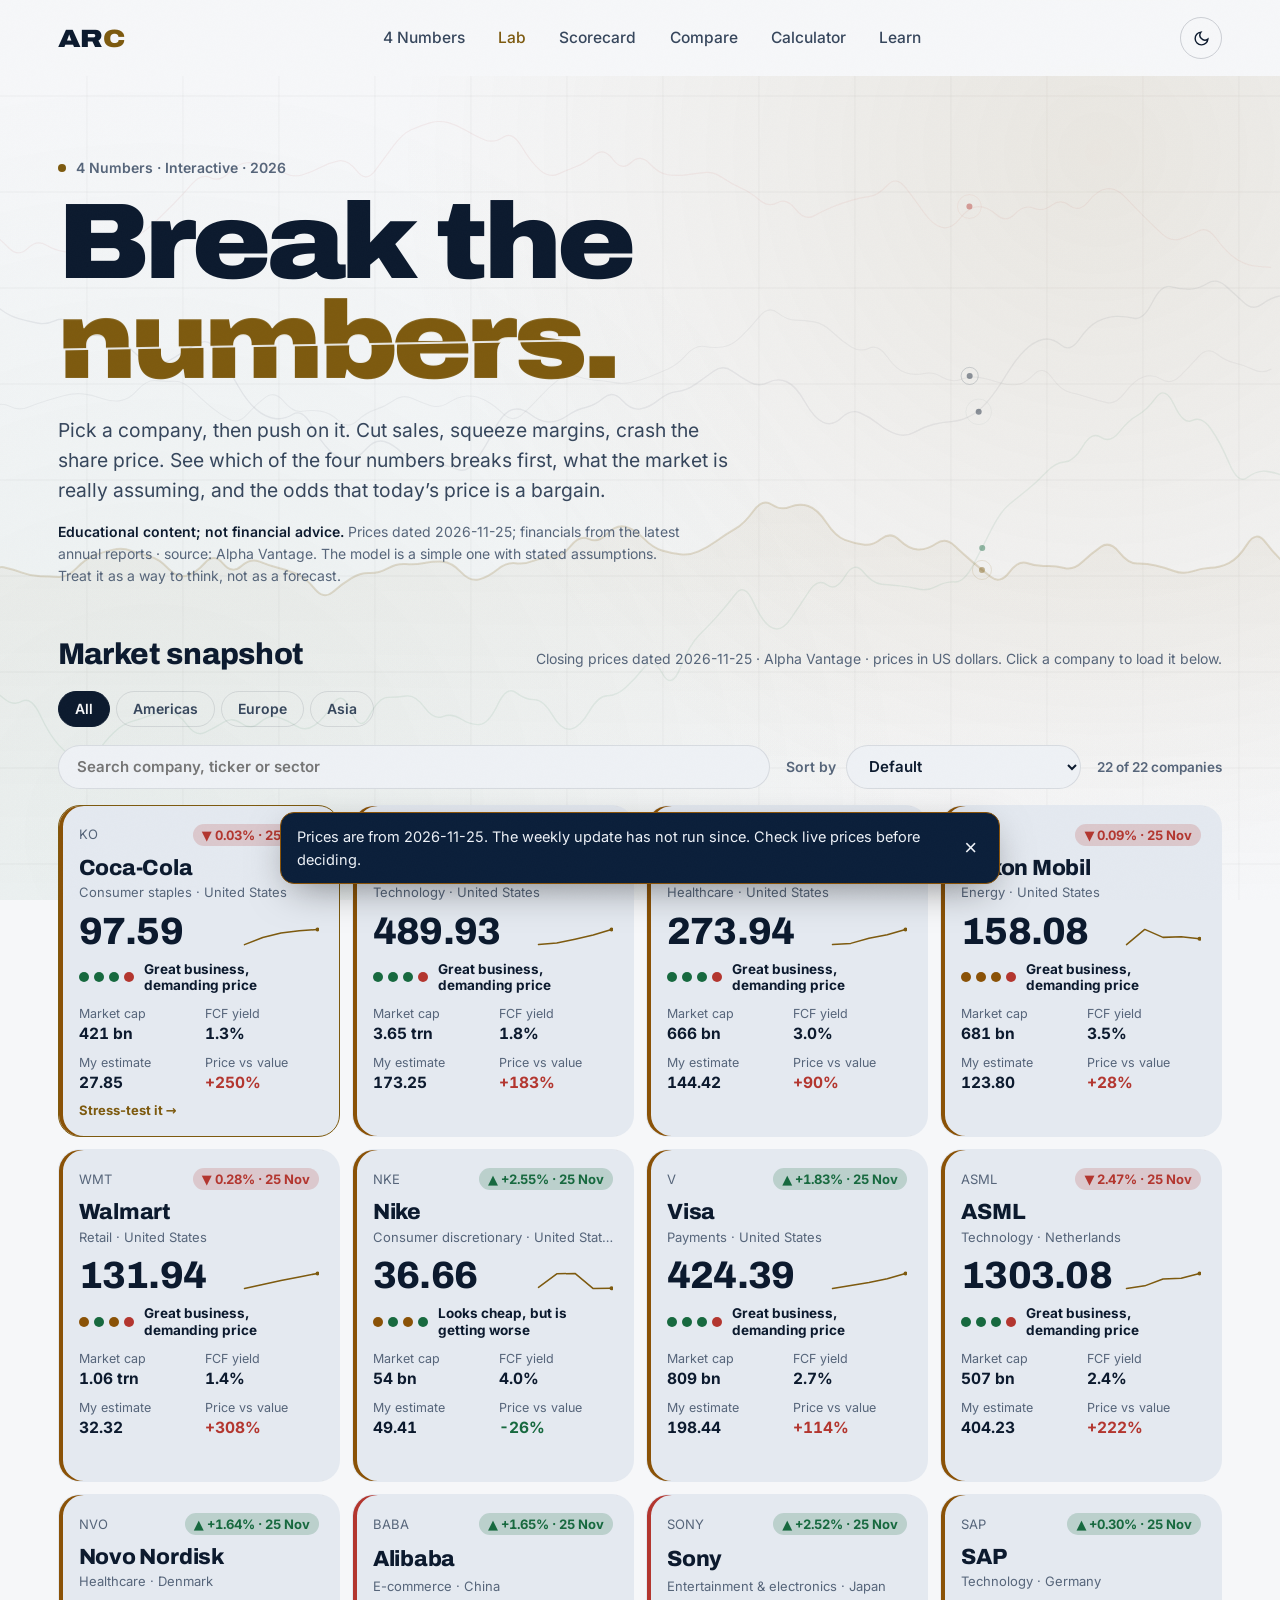
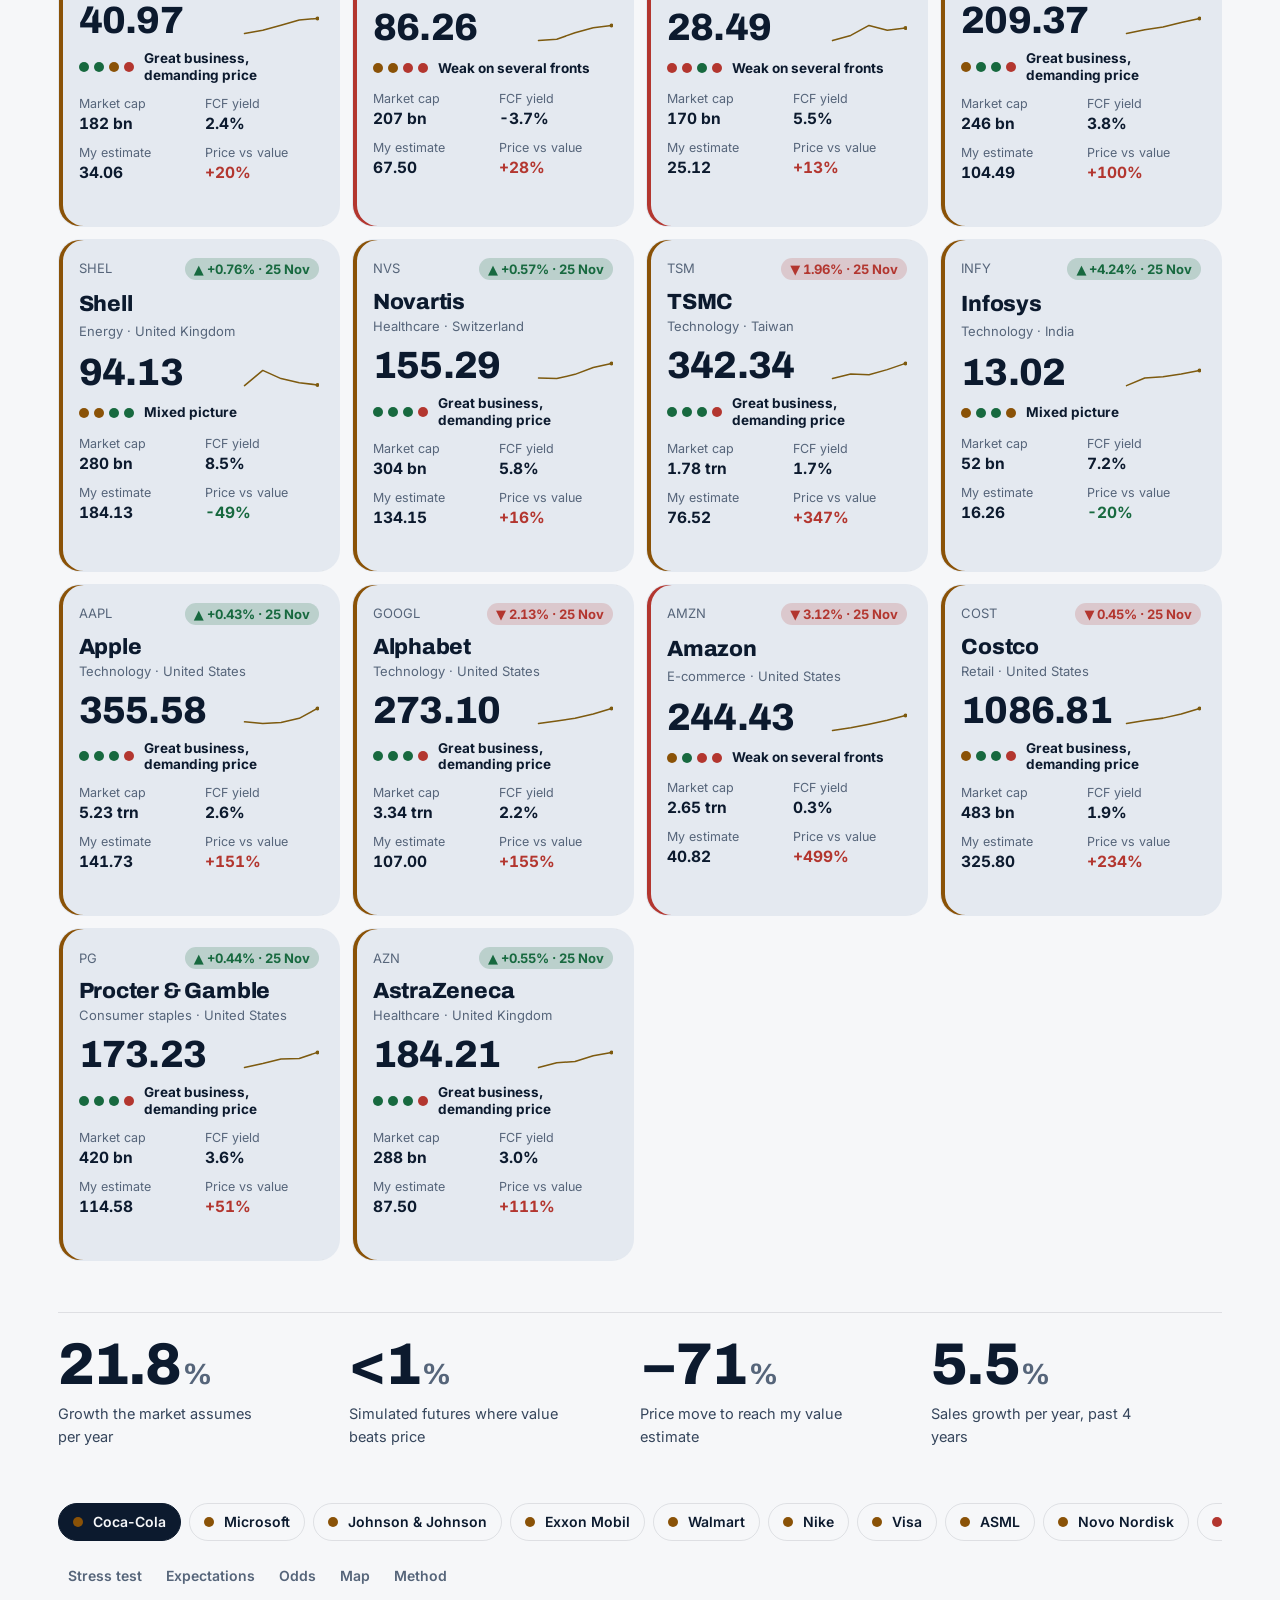
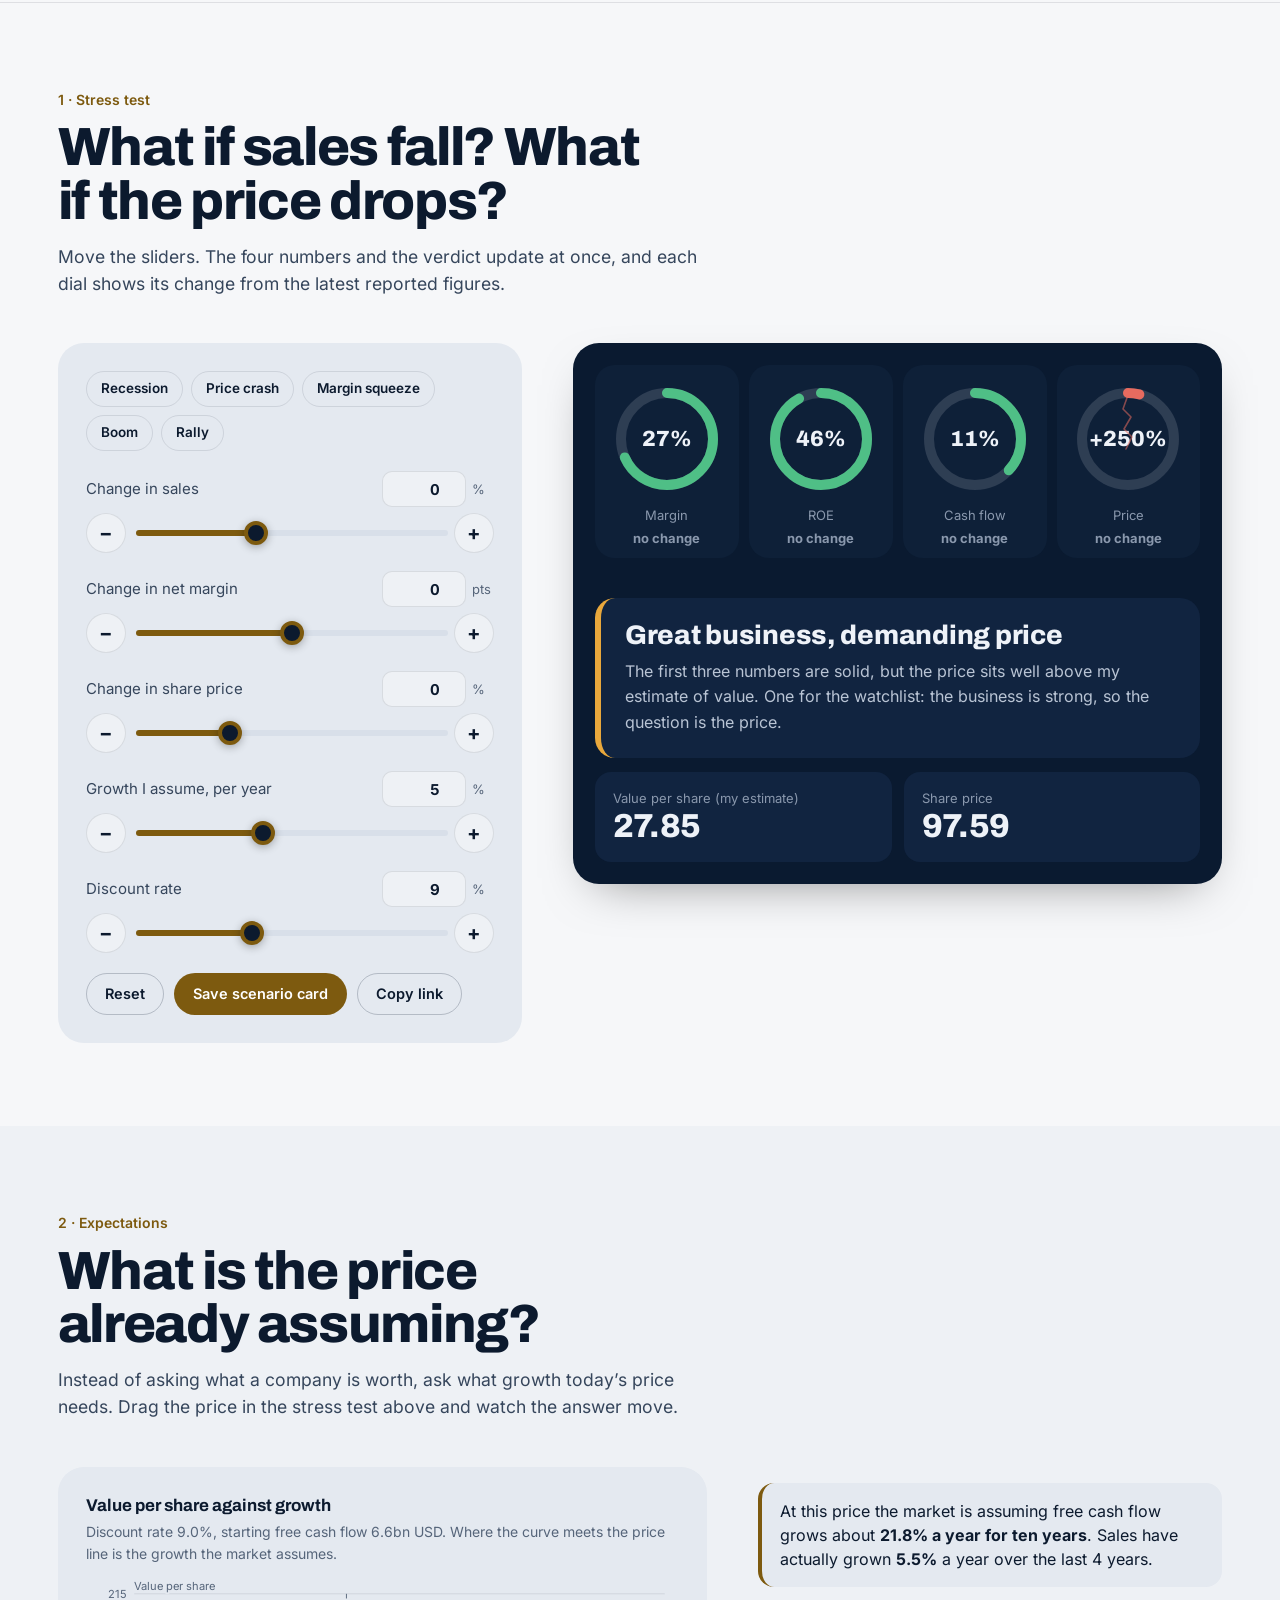
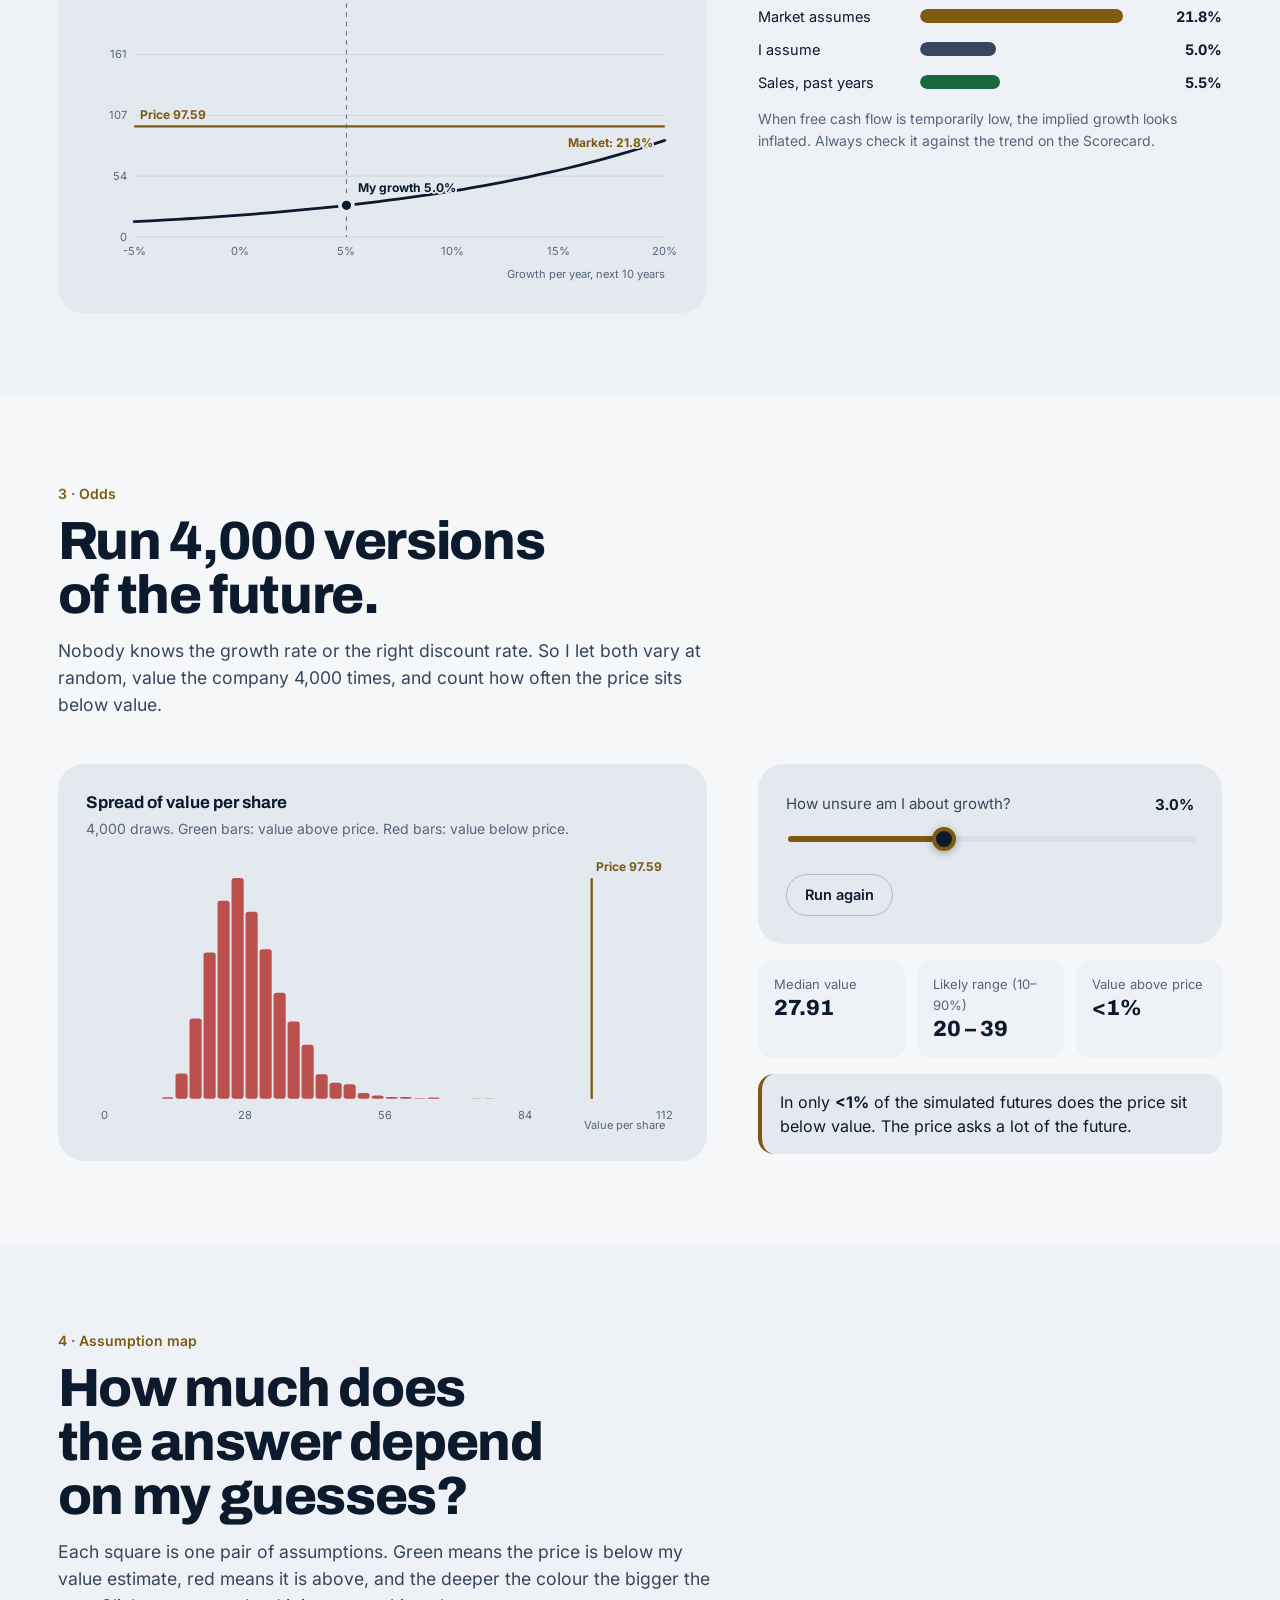
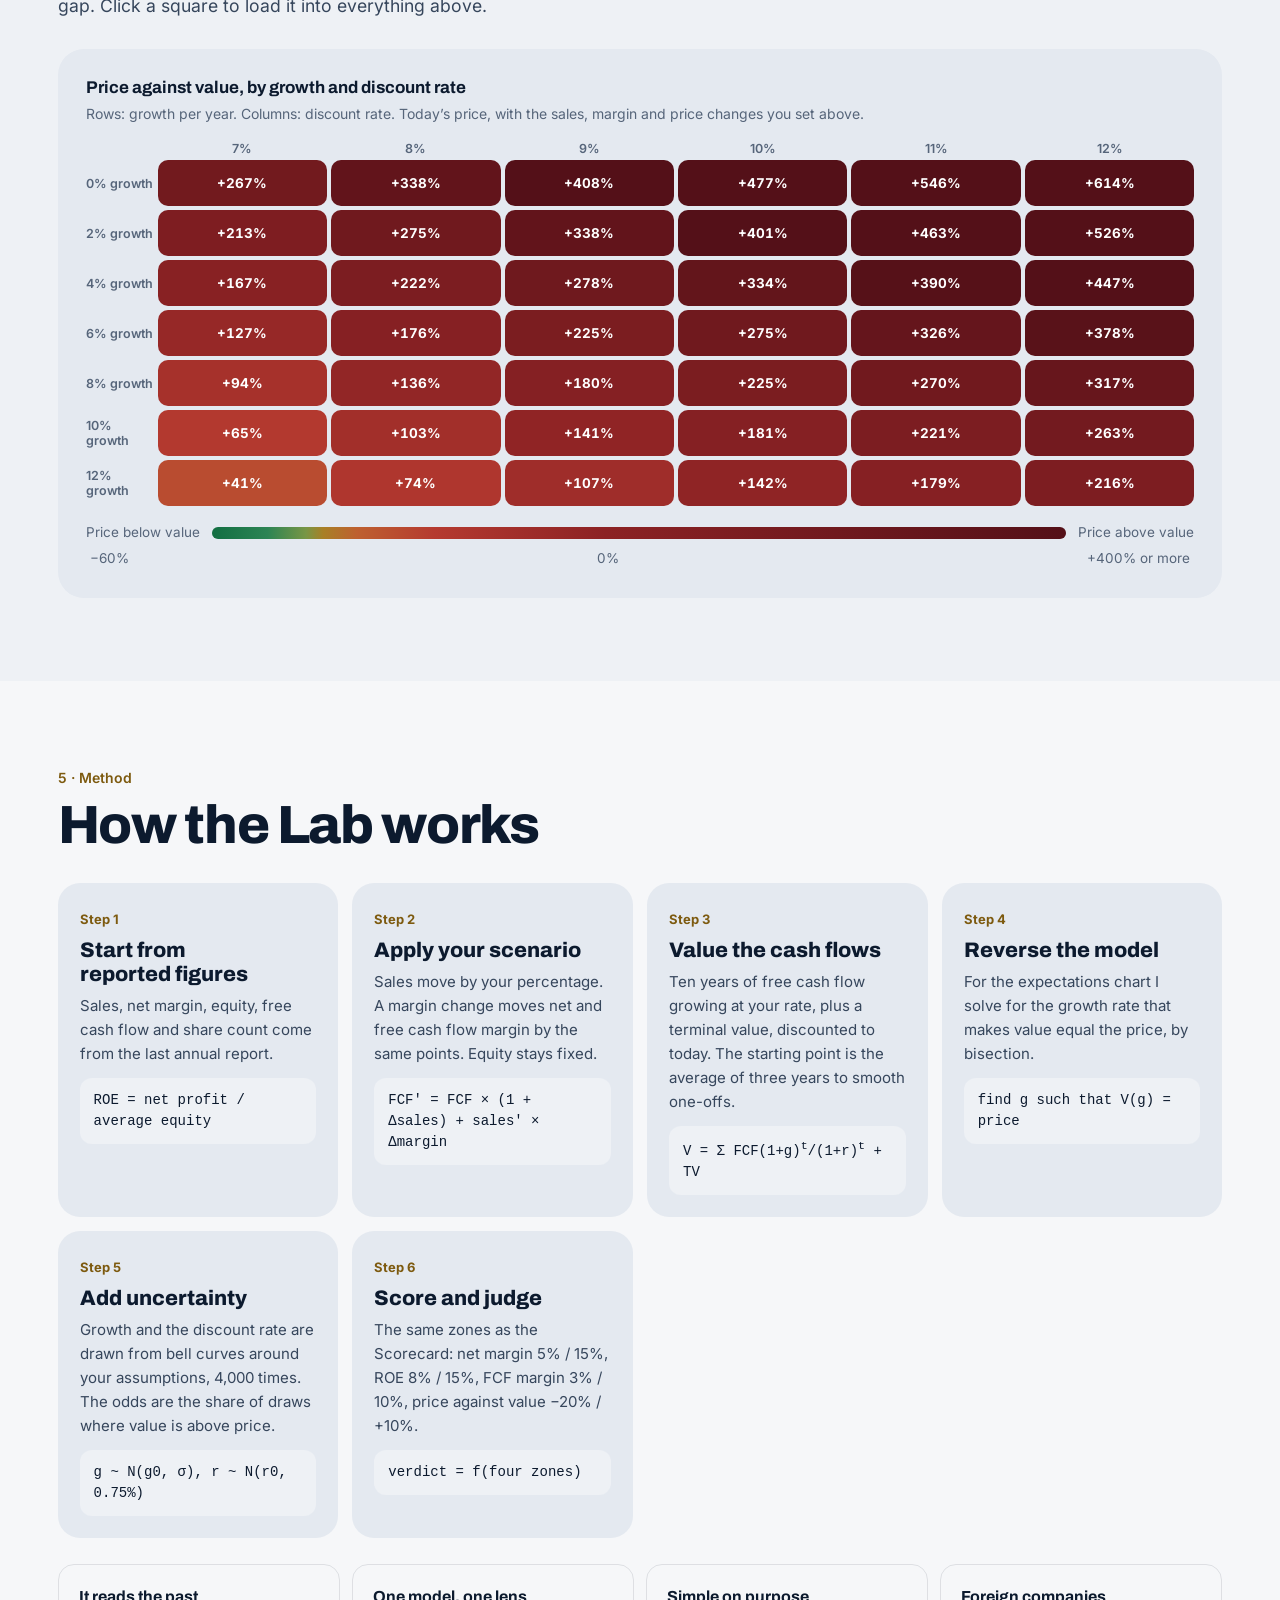
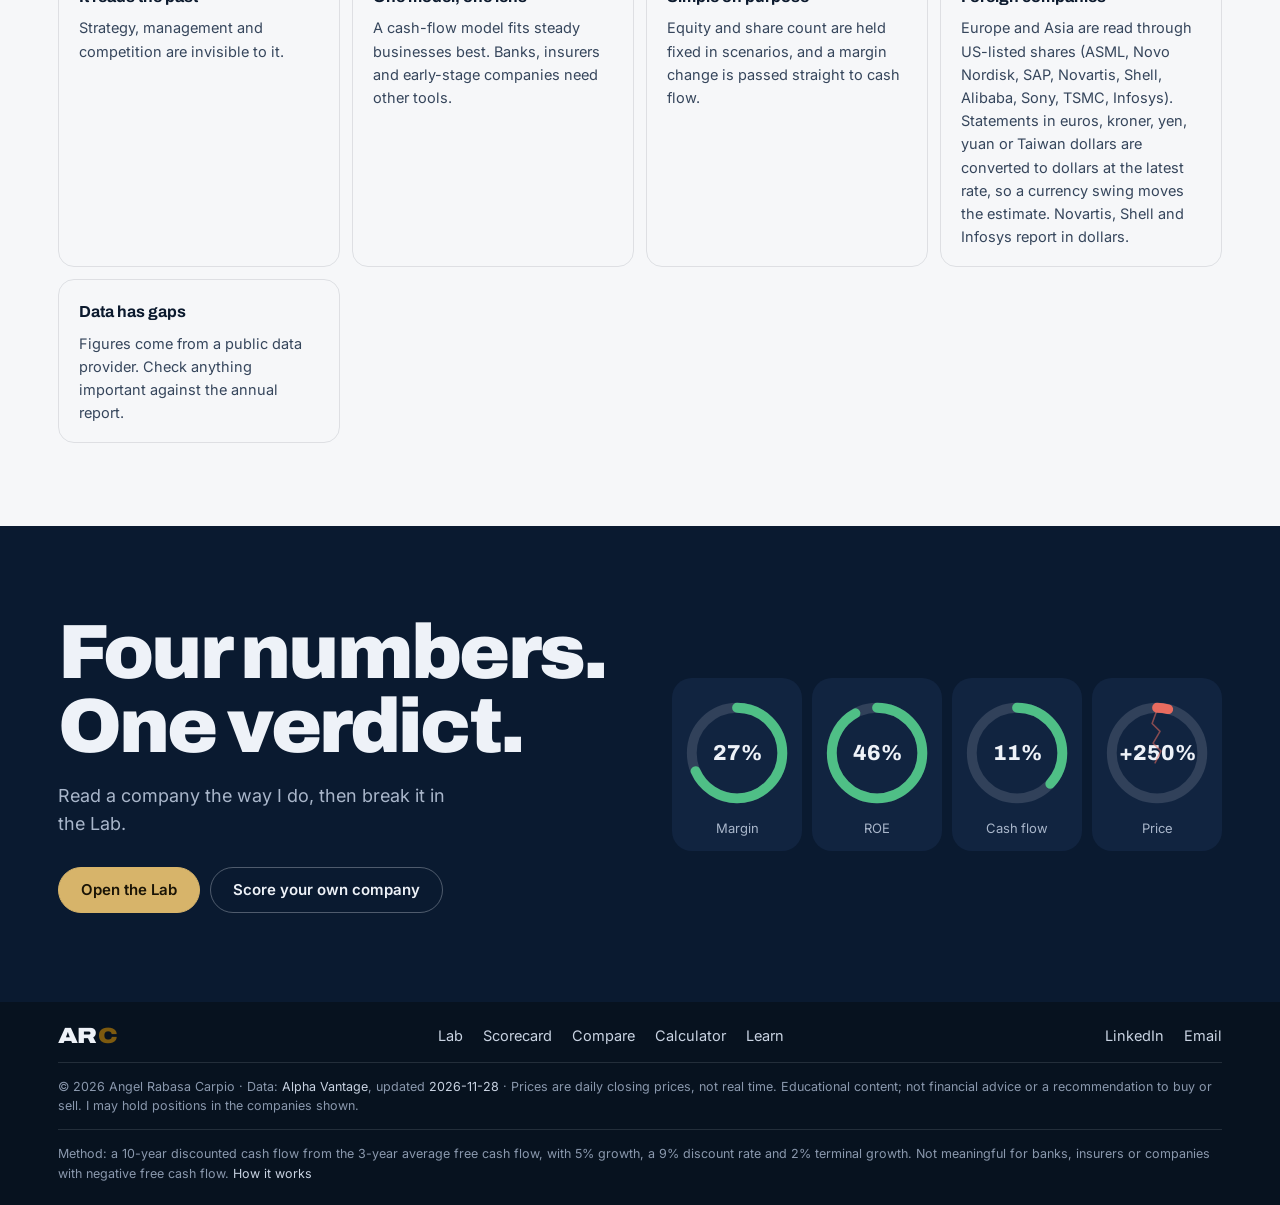
<file: 4n-lab.html>
<!doctype html>
<html lang="en">
<head>
<meta charset="utf-8">
<meta name="viewport" content="width=device-width,initial-scale=1,viewport-fit=cover">
<meta property="og:type" content="article">
<meta property="og:image:width" content="1200">
<meta property="og:image:height" content="627">
<meta name="twitter:card" content="summary_large_image">
<link rel="icon" href="favicon.svg" type="image/svg+xml">
<link rel="preload" href="fonts/inter-latin-wght-normal.woff2" as="font" type="font/woff2" crossorigin>
<link rel="preload" href="fonts/archivo-latin-standard-normal.woff2" as="font" type="font/woff2" crossorigin>
<style>@font-face{font-family:"Inter";font-style:normal;font-weight:100 900;font-display:swap;src:url(fonts/inter-latin-wght-normal.woff2) format("woff2")}@font-face{font-family:"Archivo";font-style:normal;font-weight:100 900;font-stretch:62% 125%;font-display:swap;src:url(fonts/archivo-latin-standard-normal.woff2) format("woff2")}</style>
<script>addEventListener("click",function(e){var a=e.target.closest&&e.target.closest("a[href]");if(a)try{sessionStorage.setItem("n4vt",e.clientX+","+e.clientY)}catch(_){}},true);addEventListener("pagereveal",function(){try{var v=(sessionStorage.getItem("n4vt")||"").split(",");if(v.length===2){document.documentElement.style.setProperty("--vx",v[0]+"px");document.documentElement.style.setProperty("--vy",v[1]+"px")}}catch(_){}});</script>

<meta name="description" content="An interactive lab for company valuation. Change sales, margins and the share price and watch the four numbers move. See what the market is pricing in, and the odds that a price is a bargain.">
<meta property="og:url" content="https://angelrabasa.github.io/4n-lab.html">
<meta property="og:title" content="The Lab · 4 Numbers · Angel Rabasa Carpio">
<meta property="og:description" content="Stress-test a company. Reverse-engineer the price. Run 4,000 scenarios in your browser.">
<meta property="og:image" content="https://angelrabasa.github.io/og/4n-lab.png">
<title>The Lab · 4 Numbers</title>
<style>
/* Navy and brass: navy grounds that step one tone per section, brass for the one action and the figures that matter. */
:root{
  --ground:#08111f; --field-1:#0c1828; --field-2:#10203a; --field-3:#142a48; --deep:#0a1a30;
  --ink:#edf1f7; --ink-2:#b9c4d4; --ink-3:#8a98ad;
  --accent:#d7b46a; --accent-ink:#1a1406; --accent-soft:rgba(215,180,106,.13);
  --line:rgba(190,205,230,.13); --paper:#efe9de;
  --up:#4fbf86; --down:#e86b5f;
  --sans:"Inter",system-ui,-apple-system,"Segoe UI",sans-serif;
  --display:"Archivo","Inter",system-ui,sans-serif;
  --ease:cubic-bezier(.23,1,.32,1); --ease-io:cubic-bezier(.77,0,.175,1);
  color-scheme:dark;
}
@media (prefers-color-scheme:light){:root:not([data-theme="dark"]){
  --ground:#f6f7f9; --field-1:#eef1f5; --field-2:#e4e9f0; --field-3:#d8dfe9; --deep:#0b1f3a;
  --ink:#0c1a2e; --ink-2:#36465c; --ink-3:#56657a;
  --accent:#7d5a0f; --accent-ink:#ffffff; --accent-soft:rgba(125,90,15,.10);
  --line:rgba(12,26,46,.1);
  --up:#1f7a4d; --down:#b3362f;
  color-scheme:light;
}}
:root[data-theme="light"]{
  --ground:#f6f7f9; --field-1:#eef1f5; --field-2:#e4e9f0; --field-3:#d8dfe9; --deep:#0b1f3a;
  --ink:#0c1a2e; --ink-2:#36465c; --ink-3:#56657a;
  --accent:#7d5a0f; --accent-ink:#ffffff; --accent-soft:rgba(125,90,15,.10);
  --line:rgba(12,26,46,.1);
  --up:#1f7a4d; --down:#b3362f;
  color-scheme:light;
}
*{box-sizing:border-box}
html{scroll-behavior:smooth;scroll-padding-top:84px;scrollbar-color:color-mix(in srgb,var(--ink) 28%,transparent) var(--ground)}
body{margin:0;background:var(--ground);color:var(--ink);font:400 17px/1.6 var(--sans);-webkit-font-smoothing:antialiased;transition:background-color .35s ease,color .35s ease;caret-color:var(--accent)}
::selection{background:var(--accent);color:var(--accent-ink)}
a{color:inherit;text-decoration:none}
img{display:block;max-width:100%}
h1,h2,h3,h4,p,ul,ol,figure,dl,dd{margin:0}
h1,h2,h3{font-family:var(--display);text-wrap:balance}
ul,ol{list-style:none;padding:0}
:focus-visible{outline:2px solid var(--accent);outline-offset:3px;border-radius:4px}
.gut{padding-left:max(20px,4.5vw,env(safe-area-inset-left,0px));padding-right:max(20px,4.5vw,env(safe-area-inset-right,0px))}
.wrap{max-width:1360px;margin:0 auto}
.num{font-variant-numeric:tabular-nums}
svg.i{width:18px;height:18px;fill:none;stroke:currentColor;stroke-width:2;stroke-linecap:round;stroke-linejoin:round;flex:none}
.vh{position:absolute;width:1px;height:1px;overflow:hidden;clip:rect(0 0 0 0);white-space:nowrap}

/* buttons */
.btn{display:inline-flex;align-items:center;gap:10px;height:48px;padding:0 22px;border-radius:999px;font:600 15.5px/1 var(--sans);border:1.5px solid transparent;cursor:pointer;transition:transform .16s var(--ease),background-color .2s ease,color .2s ease,border-color .2s ease}
.btn:active{transform:scale(.97)}
.btn.fill{background:var(--accent);color:var(--accent-ink)}
.btn.line{border-color:color-mix(in srgb,var(--ink) 22%,transparent);color:var(--ink)}
.btn .i{transition:transform .25s var(--ease)}
@media (hover:hover) and (pointer:fine){
  .btn.fill:hover{background:color-mix(in srgb,var(--accent) 86%,var(--ink))}
  .btn.fill:hover .i{transform:translateX(3px)}
  .btn.line:hover{border-color:var(--ink)}
}

/* header */
body::before{content:"";position:fixed;inset:0 0 auto;height:env(safe-area-inset-top,0px);z-index:60;background:var(--ground)}
.bar{position:sticky;top:env(safe-area-inset-top,0px);z-index:50;background:color-mix(in srgb,var(--ground) 94%,transparent);transition:background-color .35s ease}
.bar .wrap{display:flex;align-items:center;justify-content:space-between;gap:24px;height:76px}
.logo{display:inline-flex;align-items:baseline;gap:2px;font:900 25px/1 var(--display);font-stretch:118%;letter-spacing:-.04em;color:var(--ink);transition:color .2s ease}
.logo b{color:var(--accent);font-weight:900}
@media (hover:hover) and (pointer:fine){.logo:hover{color:var(--accent)}}
.nav{display:flex;gap:clamp(18px,2.6vw,40px)}
.nav a{position:relative;font-size:15.5px;font-weight:500;color:var(--ink-2);transition:color .15s ease}
.nav a::after{content:"";position:absolute;left:0;right:0;bottom:-7px;height:2px;border-radius:2px;background:var(--accent);transform:scaleX(0);transform-origin:left;transition:transform .3s var(--ease)}
.nav a[aria-current="true"]{color:var(--ink)}.nav a[aria-current="true"]::after{transform:scaleX(1)}
@media (hover:hover) and (pointer:fine){.nav a:hover{color:var(--ink)}}
.bar-r{display:flex;align-items:center;gap:10px}
.bar .btn{height:42px;padding:0 18px;font-size:15px}
.tt{width:42px;height:42px;display:grid;place-items:center;border-radius:50%;border:1.5px solid color-mix(in srgb,var(--ink) 18%,transparent);background:none;color:var(--ink);cursor:pointer;transition:transform .16s var(--ease),border-color .2s ease}
.tt:active{transform:scale(.92)}
.tt svg{width:17px;height:17px;fill:none;stroke:currentColor;stroke-width:2;stroke-linecap:round;transition:transform .45s var(--ease)}
.tt:active svg{transform:rotate(-40deg)}
.tt .moon{display:none}
:root[data-theme="light"] .tt .sun{display:none}:root[data-theme="light"] .tt .moon{display:block}
@media (prefers-color-scheme:light){:root:not([data-theme="dark"]) .tt .sun{display:none}:root:not([data-theme="dark"]) .tt .moon{display:block}}
@media (max-width:860px){.nav{display:none}}
@media (max-width:420px){.bar .btn.hide-s{display:none}}

/* sections */
.sec{position:relative;padding-block:clamp(96px,11vw,168px);transition:background-color .35s ease}
.f1{background:var(--field-1)}.f2{background:var(--field-2)}.f3{background:var(--field-3)}
.head{display:grid;grid-template-columns:minmax(0,1fr) minmax(0,1fr);gap:clamp(24px,5vw,96px);align-items:end;margin-bottom:clamp(40px,5vw,72px)}
.head h2,.h2{font-weight:900;font-size:clamp(40px,4.6vw,72px);line-height:.95;font-stretch:115%;letter-spacing:-.035em}
.head p{font-size:clamp(17px,1.3vw,19px);color:var(--ink-2);max-width:48ch}
@media (max-width:860px){.head{grid-template-columns:1fr;align-items:start;gap:16px}}

/* figures */
.figs{display:grid;grid-template-columns:repeat(2,minmax(0,1fr));gap:22px 20px;margin-top:28px}
.figs b{display:block;font:900 clamp(30px,2.6vw,40px)/1 var(--display);font-stretch:112%;letter-spacing:-.025em}
.figs b em{font-style:normal;color:var(--accent)}
.figs span{display:block;margin-top:6px;font-size:14.5px;color:var(--ink-3)}
.more{display:inline-flex;align-items:center;gap:10px;margin-top:30px;font-weight:600;color:var(--accent)}
.more .i{transition:transform .25s var(--ease)}
@media (hover:hover) and (pointer:fine){.more:hover .i{transform:translateX(4px)}}
.inl{color:var(--accent);text-decoration:underline;text-decoration-thickness:1.5px;text-underline-offset:3px}

/* footer */
.foot{background:var(--deep);color:#eef2f8;padding-block:clamp(88px,10vw,150px) 36px;overflow:hidden}
.foot-grid{display:grid;grid-template-columns:minmax(0,1.05fr) minmax(0,.95fr);gap:clamp(36px,6vw,104px);align-items:center}
.foot h2{font-weight:900;font-size:clamp(46px,5.6vw,92px);line-height:.92;font-stretch:115%;letter-spacing:-.04em}
.foot h2 span{display:block;color:#d7b46a}
.foot .note{margin-top:22px;font-size:clamp(17px,1.3vw,19px);color:#c3cede;max-width:40ch}
.mail{display:inline-flex;align-items:center;gap:14px;margin-top:36px;font:700 clamp(19px,1.7vw,26px)/1.2 var(--display);font-stretch:105%;color:#fff;border-bottom:2px solid rgba(215,180,106,.55);padding-bottom:6px;transition:border-color .2s ease,color .2s ease;overflow-wrap:anywhere}
@media (hover:hover) and (pointer:fine){.mail:hover{border-color:#d7b46a;color:#e9cf96}}
.foot-act{display:flex;flex-wrap:wrap;gap:12px;margin-top:28px}
.foot .btn.fill{background:#d7b46a;color:#1a1406}
.foot .btn.line{border-color:rgba(238,242,248,.3);color:#eef2f8}
@media (hover:hover) and (pointer:fine){.foot .btn.fill:hover{background:#e6cb92}.foot .btn.line:hover{border-color:#eef2f8}}
.copyb{height:48px;padding:0 18px;border-radius:999px;border:1.5px solid rgba(238,242,248,.3);background:none;color:#eef2f8;font:600 15px/1 var(--sans);cursor:pointer;transition:transform .16s var(--ease),border-color .2s ease}
.copyb:active{transform:scale(.96)}
@media (hover:hover) and (pointer:fine){.copyb:hover{border-color:#eef2f8}}
.word{margin-top:clamp(64px,8vw,112px);font:900 clamp(48px,11.6vw,200px)/.82 var(--display);font-stretch:120%;letter-spacing:-.055em;color:#244a7a;white-space:nowrap;text-align:center}
.small{display:flex;justify-content:space-between;flex-wrap:wrap;gap:8px 24px;margin-top:28px;font-size:13.5px;color:#a3b4ca}
.small a{text-decoration:underline;text-underline-offset:3px}
@media (max-width:900px){.foot-grid{grid-template-columns:minmax(0,1fr)}}

/* reveals: content rises as each section enters */
.js .rv{opacity:0;transform:translateY(26px);transition:opacity .8s var(--ease),transform .8s var(--ease);transition-delay:var(--d,0s)}
.js .rv.in{opacity:1;transform:none}
.js .rv-clip{clip-path:inset(10% 6% 10% 6% round 18px);transition:clip-path 1.1s var(--ease-io)}
.js .rv-clip.in{clip-path:inset(0 0 0 0 round 18px)}
@media (prefers-reduced-motion:reduce){html{scroll-behavior:auto}*,*::before,*::after{animation:none!important}.js .rv{transform:none;transition:opacity .4s ease}.js .rv-clip{clip-path:none;transition:none}}

/* magazine cover: The Fortnight */
.cover{--cv-ink:#eef2f8;--cv-mute:#a3b4ca;--cv-acc:#d7b46a;--cv-bg:#0b1a2e;position:relative;display:block;aspect-ratio:3/4;container-type:inline-size;overflow:hidden;border-radius:6px;background:var(--cv-bg);color:var(--cv-ink);transition:transform .35s var(--ease)}
:root[data-theme="light"] .cover{--cv-bg:#0b1f3a}
@media (prefers-color-scheme:light){:root:not([data-theme="dark"]) .cover{--cv-bg:#0b1f3a}}
@media (hover:hover) and (pointer:fine){a.cover:hover{transform:translateY(-4px) rotate(-.4deg)}}
a.cover:active{transform:scale(.985)}
.cover>span,.cover>svg{position:absolute}
.cv-top{left:5cqi;right:5cqi;top:4.2cqi;display:flex;justify-content:space-between;gap:3cqi;font:600 2.6cqi/1 var(--sans);letter-spacing:.08em;text-transform:uppercase;color:var(--cv-mute)}
.cv-mast{left:4.4cqi;top:8.6cqi;font:900 13.4cqi/.82 var(--display);font-stretch:100%;letter-spacing:-.05em;text-transform:uppercase;color:var(--cv-ink)}
.cv-mast b{color:var(--cv-acc);font-weight:900}
.cv-by{left:5cqi;top:23.6cqi;font:500 3cqi/1 var(--sans);color:var(--cv-mute);letter-spacing:.02em}
.cv-hl{left:5cqi;top:31cqi;width:50cqi;display:grid;gap:2.2cqi}
.cv-kick{display:inline-block;justify-self:start;padding:1.1cqi 2.2cqi;border-radius:1cqi;background:var(--cv-acc);color:#1a1406;font:800 2.7cqi/1 var(--sans);letter-spacing:.06em;text-transform:uppercase}
.cv-h{font:900 7.4cqi/.94 var(--display);font-stretch:108%;letter-spacing:-.03em}
.cv-dk{font:500 3.3cqi/1.3 var(--sans);color:var(--cv-mute)}
.cv-art{right:5cqi;top:47cqi;width:34cqi;height:auto}
.cv-foot{left:5cqi;right:5cqi;bottom:4.5cqi;display:grid;grid-template-columns:auto 1fr auto;gap:5cqi;align-items:end;padding-top:3cqi}
.cv-stat{display:flex;align-items:end;gap:2cqi}
.cv-stat b{font:900 8.4cqi/.8 var(--display);font-stretch:108%;color:var(--cv-acc)}
.cv-stat>span,.cv-next{font:500 2.7cqi/1.25 var(--sans);color:var(--cv-mute)}
.cv-next b{display:block;font-weight:700;color:var(--cv-ink);text-transform:uppercase;letter-spacing:.06em;margin-bottom:.6cqi}
.cv-bar{width:14cqi;height:8cqi;background:repeating-linear-gradient(90deg,#eef2f8 0 .5cqi,transparent .5cqi .9cqi,#eef2f8 .9cqi 1.6cqi,transparent 1.6cqi 2cqi,#eef2f8 2cqi 2.3cqi,transparent 2.3cqi 2.9cqi);opacity:.8;border-radius:.4cqi}
/* the general cover lists every section of the magazine */
.cs-list{left:5cqi;right:5cqi;bottom:20cqi;display:grid;grid-template-columns:1fr 1fr;gap:3.4cqi 4cqi}
.cs-row{display:grid;gap:.9cqi;padding-left:2.4cqi;border-left:.6cqi solid var(--cv-acc)}
.cs-row.off{border-left-color:rgba(163,180,202,.4)}
.cs-k{display:flex;align-items:baseline;gap:1.8cqi;font:800 2.7cqi/1 var(--sans);letter-spacing:.07em;text-transform:uppercase;color:var(--cv-acc)}
.cs-row.off .cs-k{color:var(--cv-mute)}
.cs-k i{font-style:normal;font-weight:600;font-size:2.3cqi;color:var(--cv-mute);letter-spacing:.05em}
.cs-t{font:800 3.9cqi/1.08 var(--display);letter-spacing:-.015em;color:var(--cv-ink)}
.cs-row.off .cs-t{color:#c9d5e3}
.cs-art{left:5cqi;right:5cqi;top:28cqi;width:90cqi;height:auto}

/* back link and crumb, for inner pages */
.back .i{transition:transform .25s var(--ease)}
@media (hover:hover) and (pointer:fine){.back:hover .i{transform:translateX(-3px)}}
.crumb{display:inline-flex;align-items:center;gap:8px;font-size:15px;font-weight:600;color:var(--ink-2);transition:color .2s ease}
@media (hover:hover) and (pointer:fine){.crumb:hover{color:var(--accent)}}
@media (max-width:560px){.back .t{display:none}.bar .btn.back{width:42px;padding:0;justify-content:center}}

.foot-cal{border-radius:20px;background:rgba(238,242,248,.05);padding:clamp(22px,3vw,40px)}
.cal-h{font:800 clamp(20px,1.9vw,26px)/1.1 var(--display);font-stretch:108%;letter-spacing:-.015em;color:#eef2f8}
.cal{display:grid;grid-template-columns:repeat(6,minmax(0,1fr));gap:18px 12px;margin-top:24px}
.cal li{display:grid;grid-template-columns:1fr 1fr;gap:6px}
.cal .m{grid-column:1/-1;font-size:13.5px;font-weight:600;color:#a3b4ca}
.cal i{display:block;aspect-ratio:1;border-radius:6px;background:rgba(238,242,248,.08);transition:background-color .3s ease,transform .3s var(--ease)}
.cal i.on{background:#d7b46a}
.cal i.next{background:rgba(215,180,106,.28)}
@media (hover:hover) and (pointer:fine){.cal i:hover{transform:scale(1.08)}}
.cal-k{display:flex;gap:20px;margin-top:20px;font-size:14px;color:#a3b4ca}
.cal-k span{display:inline-flex;align-items:center;gap:8px}
.cal-k i{width:12px;height:12px;border-radius:3px;background:rgba(238,242,248,.12)}
.cal-k i.on{background:#d7b46a}
@media (max-width:520px){.cal{grid-template-columns:repeat(4,minmax(0,1fr))}}

:root{--navy:#0a1a30;--navy-2:#112440;--navy-3:#0e2038;--navy-4:#183055;--abyss:#07121f;--paper:#eef2f8;--paper-2:#b9c4d4;--slate:#c9d3e2;--slate-2:#a9b6ca;--mute:#8a98ad;--brass:#d7b46a;--amber:#e9a83c;--green-d:#4fbf86;--red-d:#e86b5f}
/* ===== Design tokens (8px grid, fluid type, motion) ===== */
:root{
  --s1:8px;--s2:16px;--s3:24px;--s4:32px;--s5:48px;--s6:64px;--s7:96px;
  --r-s:8px;--r-m:16px;--r-l:24px;--r-pill:999px;
  --sh-1:0 1px 2px rgba(0,0,0,.18),0 4px 12px -4px rgba(0,0,0,.28);
  --sh-2:0 2px 4px rgba(0,0,0,.2),0 16px 32px -12px rgba(0,0,0,.4);
  --fs-0:clamp(14px,.9vw + 11px,15px);--fs-1:clamp(16px,.5vw + 14px,18px);--fs-2:clamp(20px,1vw + 16px,26px);
  --fs-3:clamp(28px,2.4vw + 18px,48px);--fs-4:clamp(40px,6.4vw,96px);
  --dur-fast:150ms;--dur-base:300ms;--dur-slow:700ms;
  --ease-out-expo:cubic-bezier(.16,1,.3,1);
  --spring:cubic-bezier(.34,1.4,.64,1);
  --stagger:50ms;
  --grain:url("data:image/svg+xml,%3Csvg xmlns='http://www.w3.org/2000/svg' width='120' height='120'%3E%3Cfilter id='n'%3E%3CfeTurbulence type='fractalNoise' baseFrequency='.8' numOctaves='2' stitchTiles='stitch'/%3E%3C/filter%3E%3Crect width='100%25' height='100%25' filter='url(%23n)' opacity='.5'/%3E%3C/svg%3E");
}
@media (prefers-color-scheme:light){:root:not([data-theme="dark"]){--up:#17693f;--mid:#8a5207;--sh-1:0 1px 2px rgba(10,20,40,.08),0 4px 12px -4px rgba(10,20,40,.12);--sh-2:0 2px 4px rgba(10,20,40,.08),0 16px 32px -12px rgba(10,20,40,.2)}}
:root[data-theme="light"]{--up:#17693f;--mid:#8a5207;--sh-1:0 1px 2px rgba(10,20,40,.08),0 4px 12px -4px rgba(10,20,40,.12);--sh-2:0 2px 4px rgba(10,20,40,.08),0 16px 32px -12px rgba(10,20,40,.2)}
body::after{content:"";position:fixed;inset:0;pointer-events:none;background:var(--grain);opacity:.035;z-index:100}
.skip{position:absolute;left:16px;top:-56px;z-index:200;background:var(--accent);color:var(--accent-ink);padding:12px 16px;border-radius:var(--r-s);font-weight:600;transition:top var(--dur-fast)}
.skip:focus{top:8px}
:focus-visible{outline:2px solid var(--accent);outline-offset:3px}
/* Reduced motion: no transforms/scroll animation anywhere on 4 Numbers pages; state changes stay instant or fade only */
@media (prefers-reduced-motion:reduce){
  *,*::before,*::after{animation-duration:.01ms!important;animation-iteration-count:1!important;transition-duration:.01ms!important;scroll-behavior:auto!important}
  .rv,.mv{transform:none!important}
  ::view-transition-group(*),::view-transition-old(*),::view-transition-new(*){animation:none!important}
}
:root{--mid:var(--amber);--num:"Archivo","Inter",system-ui,sans-serif}
.dial,.bigv strong,.bc,.t td,.m .v,.nv{font-variant-numeric:tabular-nums lining-nums}
/* 4 Numbers product pages */
.n4h{padding-top:clamp(36px,6vw,88px);padding-bottom:clamp(28px,4vw,56px)}
.n4h h1{font-weight:800;font-size:clamp(42px,7.4vw,104px);line-height:.95;letter-spacing:-.03em;max-width:13ch}
.n4h h1>span:not(.w){color:var(--accent)}
.n4h .lede{margin-top:22px;max-width:50ch;font-size:clamp(18px,1.55vw,22px);line-height:1.5;color:var(--ink-2)}
.n4h .fine{margin-top:16px}
.crumb{display:inline-flex;align-items:center;gap:8px;font-size:14.5px;color:var(--ink-3);margin-bottom:18px}
.crumb:hover{color:var(--ink)}
.fine{font-size:14px;line-height:1.55;color:var(--ink-3);max-width:70ch}
.fine b{color:var(--ink);font-weight:600}
.sec2{padding-top:clamp(44px,6vw,96px);padding-bottom:clamp(44px,6vw,96px)}
.sec2.alt{background:var(--field-1)}
.sec2 h2{font-weight:800;font-size:clamp(30px,4vw,54px);line-height:1;letter-spacing:-.02em;max-width:20ch}
.sec2 .sub{margin-top:14px;color:var(--ink-2);max-width:58ch;font-size:17px}
.row{display:flex;flex-wrap:wrap;gap:12px;margin-top:28px}

/* hub hero */
.hub{display:grid;grid-template-columns:minmax(0,7fr) minmax(0,5fr);gap:clamp(28px,5vw,80px);align-items:center}
@media (max-width:900px){.hub{grid-template-columns:1fr}}
.dials{display:grid;grid-template-columns:1fr 1fr;gap:14px;padding:clamp(18px,2.4vw,30px);border-radius:28px;background:var(--field-2)}
.dials .dh{grid-column:1/-1;font:700 15px/1.3 var(--sans);color:var(--ink-3)}
.dials .dh b{color:var(--ink)}
.dial{display:grid;justify-items:center;gap:6px;padding:14px 8px;border-radius:20px;background:var(--field-1)}
.dial svg{width:100%;max-width:120px;height:auto}
.dial .trk{fill:none;stroke:var(--line);stroke-width:10}
.dial .arc{fill:none;stroke-width:10;stroke-linecap:round;transform:rotate(-90deg);transform-origin:60px 60px;transition:stroke-dashoffset .9s var(--ease)}
.dial .arc.g{stroke:var(--up)}.dial .arc.a{stroke:var(--mid)}.dial .arc.r{stroke:var(--down)}
.dial .v{font:800 22px/1 var(--display);fill:var(--ink);text-anchor:middle}
.dial small{font-size:13px;color:var(--ink-3)}

/* chips + verdict + metrics */
.chips{display:flex;flex-wrap:wrap;gap:10px}
.chip{appearance:none;border:1.5px solid var(--line);background:transparent;color:var(--ink);font:600 15px/1 var(--sans);height:44px;padding:0 18px;border-radius:999px;cursor:pointer;display:inline-flex;align-items:center;gap:10px;transition:transform .16s var(--ease),background-color .2s,border-color .2s}
.chip:active{transform:scale(.97)}
.chip i{width:10px;height:10px;border-radius:50%;background:var(--ink-3)}
.chip i.g{background:var(--up)}.chip i.a{background:var(--mid)}.chip i.r{background:var(--down)}
.chip[aria-pressed="true"]{background:var(--ink);color:var(--ground);border-color:var(--ink)}
@media (hover:hover) and (pointer:fine){.chip:hover{border-color:var(--ink)}}
.stage{display:grid;grid-template-columns:minmax(0,5fr) minmax(0,7fr);gap:clamp(28px,4vw,72px);margin-top:clamp(24px,3.4vw,44px);align-items:start}
@media (max-width:900px){.stage{grid-template-columns:1fr}}
.who h2{font-weight:800;font-size:clamp(34px,4.4vw,60px);line-height:1;letter-spacing:-.02em}
.who .meta{margin-top:10px;color:var(--ink-3);font-size:15px}
.verdict{margin-top:26px;padding:22px 24px;border-radius:20px;background:var(--field-2);border-left:6px solid var(--ink-3)}
.verdict.g{border-color:var(--up)}.verdict.a{border-color:var(--mid)}.verdict.r{border-color:var(--down)}
.verdict b{display:block;font:800 clamp(21px,2.1vw,29px)/1.15 var(--display);letter-spacing:-.01em}
.verdict p{margin-top:8px;color:var(--ink-2);font-size:16px}
.keys{display:grid;grid-template-columns:repeat(2,1fr);gap:12px;margin-top:16px}
.keys div{padding:14px 16px;border-radius:14px;background:var(--field-2)}
.keys small{display:block;font-size:13px;color:var(--ink-3)}
.keys strong{font:700 20px/1.2 var(--display)}
.acts{display:flex;flex-wrap:wrap;gap:10px;margin-top:20px}
.btn.sm{height:42px;font-size:14.5px;padding:0 18px}
.metrics{display:grid;gap:14px}
.m{padding:22px clamp(18px,2.2vw,28px);border-radius:22px;background:var(--field-2);display:grid;grid-template-columns:minmax(0,1fr) 128px;gap:8px 20px;align-items:center}
@media (max-width:520px){.m{grid-template-columns:1fr}}
.m .lab{font-size:14.5px;color:var(--ink-3)}
.m .big{font:800 clamp(34px,3.6vw,50px)/1 var(--display);letter-spacing:-.02em;margin-top:2px}
.m .big em{font-style:normal;font-size:.5em;color:var(--ink-3);margin-left:3px}
.m .why{grid-column:1/-1;font-size:14.5px;color:var(--ink-2)}
.gauge{grid-column:1/-1;position:relative;height:12px;border-radius:99px;overflow:hidden;display:flex;margin-top:6px}
.gauge span{height:100%}
.gauge .r{background:color-mix(in srgb,var(--down) 70%,var(--field-2))}
.gauge .a{background:var(--mid)}
.gauge .g{background:color-mix(in srgb,var(--up) 70%,var(--field-2))}
.pin{position:absolute;top:-4px;width:4px;height:20px;border-radius:2px;background:var(--ink);box-shadow:0 0 0 3px var(--field-2);transition:left .7s var(--ease)}
.gscale{grid-column:1/-1;display:flex;justify-content:space-between;font-size:12px;color:var(--ink-3)}
.spark{width:128px;height:56px;justify-self:end}
.spark path{fill:none;stroke:var(--accent);stroke-width:2.5;stroke-linecap:round;stroke-linejoin:round}
.spark circle{fill:var(--accent)}
.spark text{fill:var(--ink-3);font-size:10px;font-family:var(--sans)}

/* revenue bars */
.rev{margin-top:clamp(28px,4vw,56px);padding:clamp(20px,2.6vw,32px);border-radius:24px;background:var(--field-2)}
.rev h3{font:700 17px/1.3 var(--display)}
.rev p{font-size:14px;color:var(--ink-3);margin-top:4px}
.rev svg{width:100%;height:auto;margin-top:18px}
.rev .b{fill:var(--accent);transition:opacity .2s}
.rev .b.f{fill:var(--up)}
.rev text{fill:var(--ink-3);font:12px var(--sans)}
.rev .vv{fill:var(--ink);font-weight:600}
.legend{display:flex;gap:18px;margin-top:10px;font-size:13px;color:var(--ink-3)}
.legend i{display:inline-block;width:10px;height:10px;border-radius:3px;margin-right:6px;vertical-align:-1px}

/* table */
.tw{margin-top:28px;overflow-x:auto;border-radius:20px;background:var(--field-2)}
table.t{width:100%;border-collapse:collapse;min-width:640px}
.t th,.t td{padding:16px 18px;text-align:right;font-size:15.5px;white-space:nowrap}
.t th:first-child,.t td:first-child{text-align:left}
.t thead th{font:600 13.5px/1 var(--sans);color:var(--ink-3);border-bottom:1px solid var(--line)}
.t th button{all:unset;cursor:pointer;display:inline-flex;gap:6px;align-items:center}
.t th button:focus-visible{outline:2px solid var(--accent);outline-offset:4px;border-radius:4px}
.t tbody tr{border-top:1px solid var(--line);cursor:pointer}
.t tbody tr:first-child{border-top:0}
@media (hover:hover){.t tbody tr:hover{background:var(--accent-soft)}}
.t td .z{display:inline-block;min-width:68px;padding:5px 10px;border-radius:99px;font-weight:600;text-align:center}
.t .z.g{background:color-mix(in srgb,var(--up) 22%,transparent);color:var(--up)}
.t .z.a{background:color-mix(in srgb,var(--mid) 16%,transparent);color:var(--mid)}
.t .z.r{background:color-mix(in srgb,var(--down) 20%,transparent);color:var(--down)}
.t td strong{font-weight:700}
.t td small{display:block;color:var(--ink-3);font-size:12.5px}

/* tiles */
.tiles{display:grid;grid-template-columns:repeat(auto-fit,minmax(205px,1fr));gap:16px;margin-top:32px}
.tile{display:grid;gap:14px;padding:22px;border-radius:24px;background:var(--field-2);transition:transform .25s var(--ease),background-color .2s}
.tile svg.ill{width:100%;height:auto;border-radius:14px;background:var(--field-1)}
.tile b{font:800 22px/1.15 var(--display);letter-spacing:-.01em}
.tile p{font-size:15.5px;color:var(--ink-2)}
.tile .go{display:inline-flex;align-items:center;gap:8px;font-weight:600;font-size:15px;color:var(--accent)}
@media (hover:hover) and (pointer:fine){.tile:hover{transform:translateY(-4px);background:var(--field-3)}}
.ill .p{fill:var(--accent)}.ill .q{fill:var(--up)}.ill .s{fill:var(--down)}.ill .l{stroke:var(--ink-3);fill:none;stroke-width:2;stroke-linecap:round;stroke-linejoin:round}.ill .t1{fill:var(--ink-3);font:600 11px var(--sans)}.ill .k{fill:var(--line)}

/* picks */
.picks{display:grid;grid-template-columns:repeat(auto-fit,minmax(260px,1fr));gap:16px;margin-top:30px}
.pick{display:grid;gap:12px;padding:22px;border-radius:24px;background:var(--field-2);border-top:5px solid var(--ink-3);transition:transform .25s var(--ease)}
.pick.g{border-color:var(--up)}.pick.a{border-color:var(--mid)}.pick.r{border-color:var(--down)}
.pick h3{font:800 24px/1.1 var(--display)}
.pick small{color:var(--ink-3);font-size:13.5px}
.pick .dots{display:flex;gap:8px;align-items:center}
.pick .dots i{width:14px;height:14px;border-radius:50%}
.pick .dots i.g{background:var(--up)}.pick .dots i.a{background:var(--mid)}.pick .dots i.r{background:var(--down)}.pick .dots i.n{background:var(--line)}
.pick p{font-size:15px;color:var(--ink-2)}
@media (hover:hover) and (pointer:fine){.pick:hover{transform:translateY(-4px)}}

/* trust band */
.trust{display:grid;grid-template-columns:repeat(auto-fit,minmax(220px,1fr));gap:14px;margin-top:28px}
.trust div{padding:20px;border-radius:18px;background:var(--field-2)}
.trust b{display:block;font:800 19px/1.2 var(--display)}
.trust p{margin-top:6px;font-size:14.5px;color:var(--ink-2)}

/* forms */
.form{display:grid;grid-template-columns:minmax(0,5fr) minmax(0,7fr);gap:clamp(24px,4vw,64px);margin-top:clamp(24px,3.4vw,44px);align-items:start}
@media (max-width:900px){.form{grid-template-columns:1fr}}
.fields{display:grid;gap:12px;padding:clamp(18px,2.4vw,28px);border-radius:24px;background:var(--field-2)}
.fields .fh{font:700 15px/1.3 var(--sans);color:var(--ink-3)}
.fld{display:grid;gap:6px}
.fld label{font-size:14px;color:var(--ink-2)}
.fld input,.sel{height:46px;padding:0 14px;border-radius:12px;border:1.5px solid var(--line);background:var(--field-1);color:var(--ink);font:500 16px var(--sans);width:100%}
.fld input:focus,.sel:focus{outline:2px solid var(--accent);outline-offset:1px;border-color:transparent}
.two{display:grid;grid-template-columns:1fr 1fr;gap:12px}
.hint{font-size:12.5px;color:var(--ink-3)}
.toast{position:fixed;left:50%;bottom:28px;transform:translate(-50%,20px);padding:12px 20px;border-radius:99px;background:var(--ink);color:var(--ground);font:600 14.5px var(--sans);opacity:0;pointer-events:none;transition:opacity .25s,transform .25s var(--ease);z-index:90}
.toast.on{opacity:1;transform:translate(-50%,0)}

/* compare */
.pickers{display:grid;grid-template-columns:1fr auto 1fr;gap:14px;align-items:center;margin-top:30px}
.pickers span{font:800 18px var(--display);color:var(--ink-3)}
@media (max-width:640px){.pickers{grid-template-columns:1fr}.pickers span{text-align:center}}
.vs{display:grid;grid-template-columns:minmax(0,7fr) minmax(0,5fr);gap:clamp(24px,4vw,64px);margin-top:32px;align-items:start}
@media (max-width:900px){.vs{grid-template-columns:1fr}}
.vrow{padding:20px clamp(16px,2vw,26px);border-radius:20px;background:var(--field-2);margin-bottom:12px}
.vrow .vh{font:600 14.5px var(--sans);color:var(--ink-3);margin-bottom:12px;display:flex;justify-content:space-between;gap:10px}
.vbar{display:grid;grid-template-columns:78px 1fr 62px;gap:12px;align-items:center;margin-top:8px;font-size:14.5px}
.vbar .tr{height:14px;border-radius:99px;background:var(--field-1);overflow:hidden}
.vbar .fl{display:block;height:100%;border-radius:99px;transition:width .7s var(--ease)}
.vbar.a .fl{background:var(--accent)}.vbar.b .fl{background:var(--ink-2)}
.vbar b{text-align:right;font-weight:700}
.vbar.win b{color:var(--up)}
.radar{padding:22px;border-radius:24px;background:var(--field-2)}
.radar svg{width:100%;height:auto}
.radar .ring{fill:none;stroke:var(--line)}
.radar .ax{stroke:var(--line)}
.radar .pa{fill:color-mix(in srgb,var(--accent) 28%,transparent);stroke:var(--accent);stroke-width:2.5}
.radar .pb{fill:color-mix(in srgb,var(--ink) 12%,transparent);stroke:var(--ink-2);stroke-width:2.5}
.radar text{fill:var(--ink-3);font:12.5px var(--sans);text-anchor:middle}
.verdicts{display:grid;grid-template-columns:1fr 1fr;gap:12px;margin-top:14px}
@media (max-width:520px){.verdicts{grid-template-columns:1fr}}
.verdicts .verdict{margin:0;padding:16px 18px}
.verdicts .verdict b{font-size:17px}
.verdicts .verdict p{font-size:14px}

/* learn */
.lrow{display:grid;grid-template-columns:minmax(0,5fr) minmax(0,6fr);gap:clamp(24px,4vw,72px);align-items:center;padding-block:clamp(28px,4vw,56px);border-top:1px solid var(--line)}
.lrow:first-of-type{border-top:0}
.lrow.flip{grid-template-columns:minmax(0,6fr) minmax(0,5fr)}
.lrow.flip .art{order:2}
@media (max-width:900px){.lrow,.lrow.flip{grid-template-columns:1fr}.lrow.flip .art{order:0}}
.art{padding:clamp(16px,2vw,26px);border-radius:26px;background:var(--field-2)}
.art svg{width:100%;height:auto;display:block}
.lrow h3{font:800 clamp(26px,3vw,40px)/1.05 var(--display);letter-spacing:-.02em}
.lrow .rule{margin-top:12px;font-weight:600;color:var(--accent)}
.lrow p{margin-top:12px;font-size:17px;color:var(--ink-2);max-width:52ch}
.lrow ul{margin-top:14px;display:grid;gap:8px;font-size:15.5px;color:var(--ink-2)}
.lrow li{padding-left:20px;position:relative}
.lrow li::before{content:"";position:absolute;left:0;top:.65em;width:8px;height:8px;border-radius:2px;background:var(--accent)}
.il .p{fill:var(--accent)}.il .q{fill:var(--up)}.il .s{fill:var(--down)}.il .n{fill:var(--ink-3)}.il .o{fill:var(--field-3)}
.il .l{stroke:var(--ink-3);fill:none;stroke-width:2;stroke-linecap:round}
.il text{fill:var(--ink);font:600 13px var(--sans)}.il text.m2{fill:var(--ink-3);font-weight:500;font-size:12px}.il text.bg{font:800 28px var(--display)}
.il text.w{fill:#fff}
.gl{display:grid;grid-template-columns:repeat(auto-fit,minmax(300px,1fr));gap:12px;margin-top:28px}
.gl div{padding:18px 20px;border-radius:16px;background:var(--field-2)}
.gl dt{font:700 17px var(--display)}
.gl dd{margin-top:4px;font-size:15px;color:var(--ink-2)}
details.q{border-radius:16px;background:var(--field-2);padding:0 20px;margin-top:10px}
details.q summary{cursor:pointer;list-style:none;padding:18px 0;font:700 17px var(--display);display:flex;justify-content:space-between;gap:16px}
details.q summary::after{content:"+";font-size:22px;line-height:1;color:var(--accent)}
details.q[open] summary::after{content:"\2212"}
details.q p{padding-bottom:18px;color:var(--ink-2);font-size:16px;max-width:70ch}
.cta{margin-top:20px;padding:clamp(26px,4vw,48px);border-radius:28px;background:var(--deep);color:var(--paper);display:flex;flex-wrap:wrap;gap:20px;align-items:center;justify-content:space-between}
.cta h3{font:800 clamp(24px,3vw,38px)/1.05 var(--display);letter-spacing:-.02em;max-width:18ch}

.subnav{display:none}
@media (max-width:900px){.subnav{display:flex;gap:8px;overflow-x:auto;padding:0 max(20px,4.5vw) 12px;scrollbar-width:none}.subnav::-webkit-scrollbar{display:none}
.subnav a{flex:none;height:36px;padding:0 14px;display:inline-flex;align-items:center;border-radius:99px;border:1.5px solid var(--line);font:600 14px var(--sans);color:var(--ink-2)}
.subnav a[aria-current="page"]{background:var(--ink);color:var(--ground);border-color:var(--ink)}}
.nav a[aria-current="page"]{color:var(--accent)}

/* closing */
.close{--mid:var(--amber);background:var(--navy);color:var(--paper);padding:clamp(48px,7vw,104px) max(20px,4.5vw);--field-1:var(--navy-2);--field-2:var(--navy-2);--line:rgba(238,242,248,.14);--ink:var(--paper);--ink-3:var(--mute);--up:var(--green-d);--accent:var(--brass);--down:var(--red-d)}
.close-in{display:grid;grid-template-columns:minmax(0,1fr) minmax(0,1fr);gap:clamp(28px,5vw,80px);align-items:center}
@media (max-width:820px){.close-in{grid-template-columns:minmax(0,1fr)}}
.close h2{font:900 clamp(40px,6vw,84px)/.96 var(--display);letter-spacing:-.035em;color:var(--paper)}
.close p{margin-top:18px;font-size:clamp(17px,1.4vw,20px);color:var(--slate-2);max-width:36ch}
.close-act{display:flex;flex-wrap:wrap;gap:10px;margin-top:28px}
.close-r{display:grid;grid-template-columns:repeat(4,minmax(0,1fr));gap:10px}
@media (max-width:520px){.close-r{grid-template-columns:repeat(2,minmax(0,1fr))}}
.close-r .dial{background:var(--navy-2);padding:16px 6px 12px}
.close-r .dial small{color:var(--slate-2)}
.n4f-btn{display:inline-flex;align-items:center;height:46px;padding:0 22px;border-radius:99px;border:1.5px solid rgba(238,242,248,.3);font:600 15px var(--sans);color:var(--paper);transition:background-color .2s,border-color .2s}
.n4f-btn.fill{background:var(--brass);border-color:var(--brass);color:#1a1406}
@media (hover:hover){.n4f-btn:hover{border-color:var(--paper)}.n4f-btn.fill:hover{background:#e6c982}}
.slim{background:var(--abyss);color:var(--slate-2);padding-top:22px;padding-bottom:22px}
.slim a{color:var(--slate)}
.slim-in{display:flex;flex-wrap:wrap;align-items:center;justify-content:space-between;gap:14px 28px}
.slim .logo{color:var(--paper);font-size:22px}
.slim nav{display:flex;flex-wrap:wrap;gap:6px 20px;font-size:14.5px}
@media (hover:hover){.slim nav a:hover{color:var(--brass)}}
.slim-fine{margin-top:14px;padding-top:14px;border-top:1px solid rgba(238,242,248,.12);font-size:12.5px;line-height:1.55;color:var(--mute)}
.slim-fine span{color:var(--slate)}

.btn.line,.chip{background:transparent;color:var(--ink)}
.chip[aria-pressed="true"]{background:var(--ink);color:var(--ground)}

.flags{list-style:none;margin:14px 0 0;padding:0;display:grid;gap:8px}.flags li{position:relative;padding:10px 14px 10px 34px;border-radius:12px;background:var(--field-2);font-size:15px;color:var(--ink-2);line-height:1.45}.flags li::before{content:"";position:absolute;left:14px;top:17px;width:10px;height:10px;border-radius:50%;background:var(--ink-3)}.flags li.g::before{background:var(--up)}.flags li.a::before{background:var(--mid)}.flags li.r::before{background:var(--down)}

.segs{display:flex;flex-wrap:wrap;gap:6px;margin-top:20px}.seg{appearance:none;font:600 14px var(--sans);height:36px;padding:0 16px;border-radius:999px;border:1px solid var(--line);background:transparent;color:var(--ink-2);cursor:pointer}.seg[aria-pressed="true"]{background:var(--ink);color:var(--ground);border-color:var(--ink)}.seg:focus-visible{outline:2px solid var(--accent);outline-offset:2px}

.pick[hidden],.bc[hidden]{display:none!important}

.star{appearance:none;background:transparent;border:0;cursor:pointer;font-size:19px;line-height:1;color:var(--ink-3);padding:6px 8px 6px 0;margin-left:-4px}
.star[aria-pressed="true"]{color:var(--accent)}.star:hover{color:var(--accent)}
.t td:first-child{display:flex;align-items:center;gap:6px}.nm2{display:grid}
.t .num,.t th.num{text-align:right}.t td.num small{display:block;font-size:12px}.t td.num small.up{color:var(--up)}.t td.num small.dn{color:var(--down)}
.btn[aria-pressed="true"]#wl{border-color:var(--accent);color:var(--accent)}
.pick .since{display:block;margin-top:2px;font:600 13px var(--sans)}.pick .since.up{color:var(--up)}.pick .since.dn{color:var(--down)}
.stale{position:fixed;left:max(16px,env(safe-area-inset-left,0px));right:max(16px,env(safe-area-inset-right,0px));bottom:max(16px,env(safe-area-inset-bottom,0px));z-index:90;display:flex;gap:14px;align-items:center;justify-content:space-between;max-width:720px;margin-inline:auto;padding:12px 16px;border-radius:14px;background:var(--deep,var(--navy));color:var(--paper);border:1px solid var(--mid);font-size:14.5px;box-shadow:0 12px 40px -12px rgba(0,0,0,.5)}
.stale button{appearance:none;border:0;background:transparent;color:inherit;font-size:22px;cursor:pointer;line-height:1}

/* ===== Motion system ===== */
.btn,.chip,.seg,.stp{position:relative;overflow:hidden}
.rip{position:absolute;border-radius:50%;background:currentColor;opacity:.22;transform:scale(0);pointer-events:none;animation:rip .6s var(--ease-out-expo) forwards}
@keyframes rip{to{transform:scale(1);opacity:0}}
.btn:active,.chip:active,.seg:active{transform:scale(.97)}
.btn{transition:transform var(--dur-fast) var(--ease-out-expo),background-color var(--dur-base),color var(--dur-base)}
.toast{transition:opacity var(--dur-base) var(--ease-out-expo),transform var(--dur-base) var(--spring)}
.tip{position:fixed;z-index:300;pointer-events:none;transform:translate(-50%,calc(-100% - 8px)) scale(.96);opacity:0;background:var(--ink);color:var(--ground);font:600 13px/1.35 var(--sans);padding:8px 12px;border-radius:var(--r-s);max-width:260px;text-align:center;box-shadow:var(--sh-2);transition:opacity var(--dur-fast),transform var(--dur-fast) var(--ease-out-expo)}
.tip.on{opacity:1;transform:translate(-50%,calc(-100% - 8px)) scale(1)}
.hc{transition:transform var(--dur-fast) var(--ease-out-expo),box-shadow var(--dur-fast)}
@media (hover:hover) and (pointer:fine){.hc:hover,.hc:focus-visible{transform:translateY(-2px) scale(1.06);box-shadow:var(--sh-2);position:relative;z-index:2}}
.dial .crack{fill:none;stroke:var(--down);stroke-width:1.6;stroke-linecap:round;stroke-linejoin:round;opacity:.55;pointer-events:none}
.dial .arc{transition:stroke-dashoffset var(--dur-slow) var(--spring),stroke var(--dur-base)}
.verdict{transition:background-color var(--dur-base),border-color var(--dur-base)}
.skel,:is(#chips,#board,#picks,#mylist,#figs,#dials,#fdials,#metrics,#tblw):empty{position:relative;overflow:hidden;border-radius:var(--r-m);background:var(--field-2)}
.skel::after,:is(#chips,#board,#picks,#mylist,#figs,#dials,#fdials,#metrics,#tblw):empty::after{content:"";position:absolute;inset:0;background:linear-gradient(100deg,transparent 30%,color-mix(in srgb,var(--ink) 7%,transparent) 50%,transparent 70%);transform:translateX(-100%);animation:shim 1.4s infinite}
@keyframes shim{to{transform:translateX(100%)}}
@media (prefers-reduced-motion:no-preference){
  .mv{opacity:0;transform:translateY(24px);transition:opacity var(--dur-slow) var(--ease-out-expo),transform var(--dur-slow) var(--ease-out-expo);transition-delay:calc(var(--i,0)*var(--stagger))}
  .mv.in{opacity:1;transform:none}
  .dial.shake{animation:shake .3s var(--ease-out-expo)}
  .dial.cracking .crack{stroke-dasharray:80;animation:crack .6s var(--ease-out-expo) both}
  .verdict.swap{animation:vswap var(--dur-base) var(--ease-out-expo)}
  .verdict.mark::after{content:"";position:absolute;inset:-2px;border-radius:inherit;border:2px solid currentColor;opacity:0;pointer-events:none;animation:mark .7s var(--ease-out-expo)}
  .hc.wv{animation:cell var(--dur-base) var(--ease-out-expo) both;animation-delay:var(--w,0ms)}
  .split .ch{display:inline-block;opacity:0;transform:translateY(.45em);animation:chin .6s var(--ease-out-expo) forwards;animation-delay:calc(var(--k)*28ms)}
  .split .w{display:inline-block;white-space:nowrap}
  .split .frac{position:relative}
  .split .frac::before,.split .frac::after{content:attr(data-t);position:absolute;left:0;top:0;opacity:0;pointer-events:none;white-space:nowrap}
  .split .frac::before{clip-path:polygon(0 0,100% 0,100% 47%,0 57%)}
  .split .frac::after{clip-path:polygon(0 57%,100% 47%,100% 100%,0 100%)}
  .split.cracked .frac .ch{opacity:0;animation:none}
  .split.cracked .frac::before{opacity:1;animation:fr1 .9s var(--ease-out-expo) forwards}
  .split.cracked .frac::after{opacity:1;animation:fr2 .9s var(--ease-out-expo) forwards}
  @view-transition{navigation:auto}
  header.bar{view-transition-name:hdr}
  main{view-transition-name:pg}
  ::view-transition-group(hdr){animation-duration:0s}
  ::view-transition-old(pg){animation:vt-out .18s ease-in both}
  ::view-transition-new(pg){animation:vt-in .35s var(--ease-out-expo) .06s both}
}
.verdict{position:relative}
@keyframes shake{0%,100%{transform:none}20%{transform:translateX(-4px) rotate(-1.2deg)}40%{transform:translateX(4px) rotate(1.2deg)}60%{transform:translateX(-3px)}80%{transform:translateX(2px)}}
@keyframes crack{from{stroke-dashoffset:80;opacity:0}to{stroke-dashoffset:0;opacity:.55}}
@keyframes vswap{from{opacity:.2;transform:translateY(6px)}to{opacity:1;transform:none}}
@keyframes mark{0%{opacity:.7}100%{opacity:0;transform:scale(1.03)}}
@keyframes cell{from{opacity:0;transform:scale(.8)}to{opacity:1;transform:none}}
@keyframes chin{to{opacity:1;transform:none}}
@keyframes fr1{to{transform:translate(-1px,-.9px)}}
@keyframes fr2{to{transform:translate(1px,.9px)}}
@keyframes vt-out{to{opacity:0;transform:translateY(-8px)}}
@keyframes vt-in{from{opacity:0;transform:translateY(16px)}}
@media (prefers-reduced-motion:reduce){.skel::after,:is(#chips,#board,#picks,#mylist,#figs,#dials,#fdials,#metrics,#tblw):empty::after{animation:none}}
[id]{scroll-margin-top:148px}
.vh2{position:absolute!important;width:1px;height:1px;overflow:hidden;clip:rect(0 0 0 0);white-space:nowrap}

/* ===== Touch targets >=44px on touch / narrow screens ===== */
@media (max-width:900px),(pointer:coarse){
  .subnav a{height:44px}
  .logo{display:inline-flex;align-items:center;min-height:44px}
  .btn.back,.tt{min-width:44px;min-height:44px}
  .seg,.chip,.presets .chip,.btn.sm{min-height:44px}
  html .nv{height:44px}
  html .stp{width:44px;height:44px}html .srow{grid-template-columns:44px minmax(0,1fr) 44px}
  html input[type=range]{height:44px}
  .star{min-width:44px;min-height:44px;padding:0;display:inline-flex;align-items:center;justify-content:center;margin-left:-12px}
  .t th button{min-height:44px;padding-inline:4px}
  .slim nav a,.crumb{display:inline-flex;align-items:center;min-height:44px;padding-inline:8px;margin-inline:-8px}
  .hc{min-width:44px;min-height:44px}
}
/* mobile sticky results peek (Lab) */
.peek{position:fixed;left:0;right:0;bottom:0;z-index:60;display:none;gap:10px;align-items:center;justify-content:space-between;padding:10px max(16px,env(safe-area-inset-left)) calc(10px + env(safe-area-inset-bottom)) max(16px,env(safe-area-inset-left));background:var(--navy);color:var(--paper);box-shadow:0 -8px 24px rgba(0,0,0,.35);transform:translateY(110%);transition:transform var(--dur-base) var(--ease-out-expo)}
.peek.on{transform:none}
.peek b{font:700 13px/1.2 var(--sans);display:grid;gap:2px;text-align:center;flex:1}
.peek b i{font:800 17px/1 var(--display);font-style:normal;font-variant-numeric:tabular-nums}
.peek b.g i{color:var(--green-d)}.peek b.a i{color:var(--amber)}.peek b.r i{color:var(--red-d)}
.peek span{font:700 13px/1.25 var(--sans);flex:1.4;color:var(--brass)}
@media (max-width:900px){.peek{display:flex}}
@media (prefers-reduced-motion:reduce){.peek{transition:none}}
.bar{background:color-mix(in srgb,var(--ground) 97%,transparent);-webkit-backdrop-filter:blur(12px);backdrop-filter:blur(12px)}
@media (max-width:900px){.bar{position:relative}.ctl{top:env(safe-area-inset-top,0px)!important}[id]{scroll-margin-top:84px}}

/* ===== Living background + richer transitions ===== */
#n4bg{position:fixed;inset:0;z-index:-1;pointer-events:none}
.sec2.alt{background:color-mix(in srgb,var(--field-1) 80%,transparent)}
@media (prefers-reduced-motion:no-preference){
  .sec2 h2.mv::after{content:"";display:block;width:64px;height:4px;margin-top:16px;border-radius:2px;background:var(--accent);transform:scaleX(0);transform-origin:left;transition:transform .9s var(--ease-out-expo) .3s}
  .sec2 h2.mv.in::after{transform:none}
  ::view-transition-old(pg){animation:vt-out2 .32s cubic-bezier(.7,0,.84,0) both}
  ::view-transition-new(pg){animation:vt-reveal .85s var(--ease-out-expo) both}
  .outs{position:relative}
  .outs.sweep{overflow:clip}
  .outs.sweep::before{content:"";position:absolute;inset:0;z-index:2;pointer-events:none;background:linear-gradient(105deg,transparent 35%,rgba(215,180,106,.22) 50%,transparent 65%);transform:translateX(-100%);animation:sweep .9s var(--ease-out-expo) forwards}
}
@keyframes vt-out2{to{opacity:0;transform:scale(.985) translateY(-6px)}}
@keyframes vt-reveal{from{clip-path:circle(0px at var(--vx,50%) var(--vy,30%));opacity:.3}to{clip-path:circle(160vmax at var(--vx,50%) var(--vy,30%));opacity:1}}
@keyframes sweep{to{transform:translateX(100%)}}

/* utilities */
.mt8{margin-top:8px}.mt14{margin-top:14px}.mt16{margin-top:16px}.mt20{margin-top:20px}.mt24{margin-top:24px}.mt26{margin-top:26px}.mt30{margin-top:30px}.was{font-weight:500;color:var(--ink-3);font-size:.7em}

.rng{margin-top:22px;padding:18px 20px;border-radius:var(--r-m);background:var(--field-2)}
.rng-h{display:flex;flex-wrap:wrap;justify-content:space-between;gap:4px 12px;font-size:13px;color:var(--ink-3)}.rng-h b{color:var(--ink);font-size:14.5px}
.rng-bar{position:relative;height:10px;margin:22px 0 14px;border-radius:99px;background:var(--line)}
.rng-bar i{position:absolute;top:50%;transform:translate(-50%,-50%)}
.rng-bar .band{height:10px;border-radius:99px;background:linear-gradient(90deg,var(--mid),var(--up));transform:translateY(-50%)}
.rng-bar .base{width:4px;height:20px;border-radius:2px;background:var(--ink)}
.rng-bar .px{width:16px;height:16px;border-radius:50%;background:var(--down);border:3px solid var(--field-2);box-shadow:0 0 0 2px var(--down)}
.rng-k{display:flex;flex-wrap:wrap;gap:6px 16px;font-size:13px;color:var(--ink-3)}.rng-k b{color:var(--ink);font-variant-numeric:tabular-nums}.rng-k .p b{color:var(--down)}
.rng p{margin:10px 0 0;font:600 14px/1.4 var(--sans);color:var(--ink-2)}
.rng-bar .px.lo{background:var(--up);box-shadow:0 0 0 2px var(--up)}.rng-bar .px.mid{background:var(--mid);box-shadow:0 0 0 2px var(--mid)}

@supports (transition-timing-function:linear(0,1)){:root{--spring:linear(0,.42 8%,.9 18%,1.08 28%,1.07 38%,.99 52%,1 70%,1)}}

.lab-hero{padding-top:clamp(36px,6vw,84px);padding-bottom:clamp(24px,3vw,40px)}
.lab-hero .tag{display:inline-flex;gap:10px;align-items:center;font:600 14px var(--sans);color:var(--ink-3);margin-bottom:18px}
.lab-hero .tag i{width:8px;height:8px;border-radius:50%;background:var(--accent)}
.lab-hero h1{font-weight:900;font-size:clamp(46px,8.4vw,120px);line-height:.92;letter-spacing:-.04em;font-stretch:112%;max-width:11ch}
.lab-hero h1>span:not(.w){color:var(--accent)}
.lab-hero .lede{margin-top:24px;max-width:56ch;font-size:clamp(18px,1.5vw,21px);line-height:1.55;color:var(--ink-2)}
.board-h{display:flex;flex-wrap:wrap;align-items:baseline;justify-content:space-between;gap:6px 16px;margin-top:clamp(30px,4vw,52px)}
.board-h h2{font:800 clamp(22px,2.4vw,30px)/1.1 var(--display);letter-spacing:-.01em}
.board-h span{font-size:14px;color:var(--ink-3)}
.board{display:grid;grid-template-columns:repeat(auto-fit,minmax(250px,1fr));gap:12px;margin-top:16px}
.bc{min-width:0;grid-template-columns:minmax(0,1fr);appearance:none;text-align:left;font:inherit;color:inherit;cursor:pointer;display:grid;gap:12px;padding:18px 20px;border-radius:22px;background:var(--field-2);border:1.5px solid transparent;transition:transform .2s var(--ease),border-color .2s}
.bc[aria-pressed="true"]{border-color:var(--accent)}
@media (hover:hover) and (pointer:fine){.bc:hover{transform:translateY(-3px)}}
.bc:focus-visible{outline:2px solid var(--accent);outline-offset:3px}
.bc .t{display:flex;justify-content:space-between;gap:10px;align-items:center;font-size:13px;color:var(--ink-3)}
.bc .t>span:first-child{min-width:0;overflow:hidden;text-overflow:ellipsis;white-space:nowrap}.bc .chg{white-space:nowrap;flex:none}
.bc .sct{margin:-8px 0 0;font-size:13px;color:var(--ink-3);white-space:nowrap;overflow:hidden;text-overflow:ellipsis}
.bc .nm{font:800 22px/1.1 var(--display);letter-spacing:-.01em}
.bc .px{display:flex;align-items:baseline;gap:10px}
.bc .px strong{font:800 clamp(28px,3vw,38px)/1 var(--display);letter-spacing:-.02em;font-variant-numeric:tabular-nums}
.bc .px small{font-size:13px;color:var(--ink-3)}
.chg{font:700 13px var(--sans);padding:3px 9px;border-radius:99px;font-variant-numeric:tabular-nums}
.chg.up{background:color-mix(in srgb,var(--up) 20%,transparent);color:var(--up)}.chg.dn{background:color-mix(in srgb,var(--down) 18%,transparent);color:var(--down)}
.bc dl{display:grid;grid-template-columns:1fr 1fr;gap:10px 12px;margin:0}
.bc dt{font-size:12.5px;color:var(--ink-3)}
.bc dd{margin:0;font:700 15.5px var(--sans);font-variant-numeric:tabular-nums}
.bc dd.pos{color:var(--down)}.bc dd.neg{color:var(--up)}

.btool{display:flex;flex-wrap:wrap;gap:12px 16px;align-items:center;margin:18px 0 6px}
.btool input,.btool select{height:44px;border-radius:999px;border:1.5px solid var(--line);background:var(--field-1);color:var(--ink);font:600 15px var(--sans);padding:0 18px}
.btool .srch{flex:1 1 240px;min-width:0}.btool .srch input{width:100%;box-sizing:border-box}
.btool .srt{display:flex;align-items:center;gap:10px;font:600 14px var(--sans);color:var(--ink-3)}
.btool select{padding-right:34px}
.btool input:focus-visible,.btool select:focus-visible{outline:2px solid var(--accent);outline-offset:2px}
#bcount{font:600 13.5px var(--sans);color:var(--ink-3);margin-left:auto}
.bc.nf{display:none!important}
@media (max-width:640px){.board{display:flex!important;overflow-x:auto;scroll-snap-type:x mandatory;scroll-padding-inline:max(20px,4.5vw);gap:12px;padding-bottom:12px;margin-inline:calc(max(20px,4.5vw)*-1);padding-inline:max(20px,4.5vw);scrollbar-width:none}.board::-webkit-scrollbar{display:none}.bc{flex:0 0 82%;scroll-snap-align:start}}
.bc{position:relative;gap:10px;box-shadow:inset 4px 0 0 var(--ink-3)}
.bc.z-g{box-shadow:inset 4px 0 0 var(--up)}.bc.z-a{box-shadow:inset 4px 0 0 var(--mid)}.bc.z-r{box-shadow:inset 4px 0 0 var(--down)}
.bc .px{justify-content:space-between;align-items:flex-end}.bc .px>div{display:flex;align-items:baseline;gap:8px;min-width:0}
.bc .rs{width:76px;height:28px;flex:none;fill:none;stroke:var(--accent);stroke-width:2;stroke-linecap:round;stroke-linejoin:round}.bc .rs circle{fill:var(--accent);stroke:none}
.bc .vd{display:flex;align-items:center;gap:10px;font:700 13.5px/1.25 var(--sans)}
.bc .dots{display:flex;gap:5px;flex:none}.bc .dots i{width:10px;height:10px;border-radius:50%;background:var(--ink-3)}
.bc .dots i.g{background:var(--up)}.bc .dots i.a{background:var(--mid)}.bc .dots i.r{background:var(--down)}
.bc .go{font:700 13px var(--sans);color:var(--accent);opacity:0;transform:translateY(4px);transition:opacity .2s,transform .25s var(--ease-out-expo)}
.bc:hover,.bc:focus-visible{transform:translateY(-3px);box-shadow:var(--sh-2),inset 4px 0 0 var(--ink-3)}
.bc.z-g:hover,.bc.z-g:focus-visible{box-shadow:var(--sh-2),inset 4px 0 0 var(--up)}.bc.z-a:hover,.bc.z-a:focus-visible{box-shadow:var(--sh-2),inset 4px 0 0 var(--mid)}.bc.z-r:hover,.bc.z-r:focus-visible{box-shadow:var(--sh-2),inset 4px 0 0 var(--down)}
.bc:hover .go,.bc:focus-visible .go,.bc[aria-pressed="true"] .go{opacity:1;transform:none}
@media (hover:none){.bc .go{opacity:1;transform:none}}
.lfigs{display:grid;grid-template-columns:repeat(4,minmax(0,1fr));gap:0;margin-top:clamp(30px,4vw,56px);border-top:1px solid var(--line)}
@media (max-width:760px){.lfigs{grid-template-columns:repeat(2,minmax(0,1fr))}}
.lfigs div{padding:22px 18px 6px 0}
.lfigs b{display:block;font:800 clamp(34px,4.6vw,64px)/1 var(--display);letter-spacing:-.03em}
.lfigs b em{font-style:normal;font-size:.5em;color:var(--ink-3);margin-left:2px}
.lfigs span{display:block;margin-top:8px;font-size:14.5px;color:var(--ink-2);max-width:24ch}
.ctl{position:sticky;top:var(--barh,76px);z-index:40;background:color-mix(in srgb,var(--ground) 94%,transparent);backdrop-filter:blur(8px);border-bottom:1px solid var(--line)}
.ctl .wrap{display:flex;align-items:center;gap:16px;justify-content:space-between;padding-block:10px;flex-wrap:wrap}
.ctl .chips{gap:8px;flex-wrap:nowrap;overflow-x:auto;scrollbar-width:thin;padding-bottom:2px;flex:1 1 auto;min-width:0}.ctl .chip{flex:none}
.ctl .chip{height:38px;font-size:14px;padding:0 14px}
.ctl a.ax{font:600 14px var(--sans);color:var(--ink-3);padding:8px 10px;border-radius:8px}
.ctl a.ax:hover{color:var(--ink)}
.ctl .anc{display:flex;gap:4px}
@media (max-width:900px){.ctl .anc{display:none}.ctl{top:0;position:relative}}
.lsec{padding-top:clamp(48px,6.5vw,104px);padding-bottom:clamp(48px,6.5vw,104px)}
.lsec.alt{background:var(--field-1)}
.lsec .eyebrow{font:600 14px var(--sans);color:var(--accent)}
.lsec h2{margin-top:8px;font-weight:800;font-size:clamp(30px,4.2vw,58px);line-height:1;letter-spacing:-.025em;max-width:20ch}
.lsec .sub{margin-top:14px;color:var(--ink-2);max-width:60ch;font-size:17.5px;line-height:1.55}
.lab2{display:grid;grid-template-columns:minmax(0,5fr) minmax(0,7fr);gap:clamp(24px,4vw,64px);margin-top:clamp(26px,3.6vw,48px);align-items:start}
.lab2.r75{grid-template-columns:minmax(0,7fr) minmax(0,5fr)}
.lab2>*{min-width:0}
@media (max-width:900px){.lab2,.lab2.r75{grid-template-columns:minmax(0,1fr)}}
.panel{padding:clamp(18px,2.4vw,28px);border-radius:26px;background:var(--field-2)}
.alt .panel{background:var(--field-2)}
.sl{display:grid;gap:6px;margin-bottom:18px}
.sl label{display:flex;justify-content:space-between;gap:10px;font-size:15px;color:var(--ink-2)}
.sl output{font:700 15px var(--sans);color:var(--ink);font-variant-numeric:tabular-nums}
input[type=range]{-webkit-appearance:none;appearance:none;width:100%;height:30px;background:transparent;cursor:pointer;touch-action:pan-y}
input[type=range]::-webkit-slider-runnable-track{height:6px;border-radius:99px;background:linear-gradient(90deg,var(--accent) var(--p,50%),var(--field-3) var(--p,50%))}
input[type=range]::-moz-range-track{height:6px;border-radius:99px;background:var(--field-3)}
input[type=range]::-moz-range-progress{height:6px;border-radius:99px;background:var(--accent)}
input[type=range]::-webkit-slider-thumb{-webkit-appearance:none;width:24px;height:24px;border-radius:50%;background:var(--ink);border:4px solid var(--accent);margin-top:-9px;box-shadow:0 2px 8px rgba(0,0,0,.3)}
input[type=range]::-moz-range-thumb{width:18px;height:18px;border-radius:50%;background:var(--ink);border:4px solid var(--accent)}
input[type=range]:focus-visible{outline:2px solid var(--accent);outline-offset:4px;border-radius:8px}
.sl label{align-items:center}
.nvw{display:inline-flex;align-items:center;gap:6px}
.nv{width:84px;height:36px;padding:0 10px;border-radius:10px;border:1.5px solid var(--line);background:var(--field-1);color:var(--ink);font:700 15px var(--sans);text-align:right;font-variant-numeric:tabular-nums}
.nv:focus{outline:2px solid var(--accent);outline-offset:1px;border-color:transparent}
.nvw em{font-style:normal;font-size:13px;color:var(--ink-3);min-width:22px}
.srow{display:grid;grid-template-columns:40px minmax(0,1fr) 40px;gap:8px;align-items:center}
.stp{appearance:none;width:40px;height:40px;border-radius:50%;border:1.5px solid var(--line);background:var(--field-1);color:var(--ink);font:700 20px/1 var(--sans);cursor:pointer;transition:transform .15s var(--ease),background-color .2s}
.stp:active{transform:scale(.92)}
@media (hover:hover){.stp:hover{background:var(--accent);color:var(--accent-ink);border-color:var(--accent)}}
.presets{display:flex;flex-wrap:wrap;gap:8px;margin-bottom:20px}
.presets .chip{height:36px;font-size:13.5px;padding:0 14px}
.outs{display:grid;gap:14px;align-content:start;padding:clamp(14px,2vw,22px);border-radius:26px;background:var(--navy);color:var(--paper);--field-1:var(--navy-3);--field-2:var(--navy-2);--field-3:var(--navy-4);--ink:var(--paper);--ink-2:var(--paper-2);--ink-3:var(--mute);--line:rgba(238,242,248,.14);--up:var(--green-d);--down:var(--red-d);--mid:var(--amber);--accent:var(--brass);box-shadow:0 18px 50px -24px rgba(0,0,0,.5)}
.rdials{display:grid;grid-template-columns:repeat(4,minmax(0,1fr));gap:10px}
@media (max-width:620px){.rdials{grid-template-columns:repeat(2,minmax(0,1fr))}}
.rdials .dial{padding:14px 6px 12px}
.dl{font:700 13px var(--sans);font-variant-numeric:tabular-nums}
.dl.up{color:var(--up)}.dl.dn{color:var(--down)}.dl.fl{color:var(--ink-3)}
.dial .dl{margin-top:-2px}
.bigv{display:grid;grid-template-columns:1fr 1fr;gap:12px}
.bigv div{padding:16px 18px;border-radius:16px;background:var(--field-2)}
.bigv small{display:block;font-size:13px;color:var(--ink-3)}
.bigv strong{font:800 clamp(24px,2.6vw,34px)/1.1 var(--display);letter-spacing:-.02em}
.chart{padding:clamp(18px,2.4vw,28px);border-radius:26px;background:var(--field-2)}
.chart h3{font:700 17px/1.3 var(--display)}
.chart .cap{font-size:14px;color:var(--ink-3);margin-top:4px}
.chart svg{width:100%;height:auto;display:block;margin-top:14px}
.chart text{fill:var(--ink-3);font:12px var(--sans)}
.chart .ax{stroke:var(--line)}
.chart .curve{fill:none;stroke:var(--ink);stroke-width:3;stroke-linecap:round}
.chart .pline{stroke:var(--accent);stroke-width:2.5}
.chart .vline{stroke:var(--ink-3);stroke-dasharray:5 5}
.chart .dotA{fill:var(--accent);stroke:var(--field-2);stroke-width:4}
.chart .dotB{fill:var(--ink);stroke:var(--field-2);stroke-width:4}
.chart text{paint-order:stroke;stroke:var(--field-2);stroke-width:4px;stroke-linejoin:round}.chart .lbl{fill:var(--ink);font-weight:700;font-size:13px}
.chart .lblA{fill:var(--accent);font-weight:700;font-size:13px}
.hb.g{fill:var(--up)}.hb.r{fill:var(--down)}
.statrow{display:grid;grid-template-columns:repeat(3,minmax(0,1fr));gap:12px;margin-top:16px}
@media (max-width:520px){.statrow{grid-template-columns:1fr}}
.statrow div{padding:14px 16px;border-radius:14px;background:var(--field-1)}
.statrow small{display:block;font-size:13px;color:var(--ink-3)}
.statrow strong{font:800 22px/1.2 var(--display)}
.read{margin-top:16px;padding:16px 18px;border-radius:16px;background:var(--field-2);border-left:4px solid var(--accent);font-size:16px;line-height:1.5;color:var(--ink)}
.read b{font-weight:700}
.cmp{display:grid;gap:10px;margin-top:18px}
.cmp .r{display:grid;grid-template-columns:150px minmax(0,1fr) 64px;gap:12px;align-items:center;font-size:14.5px}
@media (max-width:520px){.cmp .r{grid-template-columns:96px minmax(0,1fr) 50px;font-size:13px}.hc{font-size:11px;min-height:40px;border-radius:7px}.hh{font-size:11px}.heat,.heat .hr{gap:3px}}
.cmp .tr{height:14px;border-radius:99px;background:var(--field-1);overflow:hidden}
.cmp .fl{display:block;height:100%;border-radius:99px;transition:width .6s var(--ease)}
.cmp b{text-align:right;font-variant-numeric:tabular-nums}
.heat{display:grid;gap:4px;margin-top:16px}
.heat .hr{display:grid;gap:4px;align-items:stretch}
.hc{appearance:none;border:0;border-radius:10px;min-height:46px;font:700 13.5px var(--sans);cursor:pointer;color:#fff;transition:transform .15s var(--ease);font-variant-numeric:tabular-nums}
.hc:hover{transform:scale(1.06)}
.hc.on{outline:3px solid var(--ink);outline-offset:2px}
.hc:focus-visible{outline:3px solid var(--ink);outline-offset:2px}
.hh{font:600 12.5px var(--sans);color:var(--ink-3);display:flex;align-items:center;justify-content:center}
.scale{display:flex;align-items:center;gap:12px;margin-top:16px;font-size:13.5px;color:var(--ink-3)}
.scale.s2{justify-content:space-between;margin-top:4px;padding:0 4px}
.sbar{flex:1;height:12px;border-radius:99px;background:linear-gradient(90deg,rgb(18,110,66),rgb(44,132,84) 6.5%,rgb(120,150,70) 11%,rgb(168,128,38) 13%,rgb(190,96,48) 17%,rgb(181,58,48) 26%,rgb(140,34,36) 46%,rgb(84,16,24))}
.hl{display:flex;gap:16px;flex-wrap:wrap;margin-top:14px;font-size:13.5px;color:var(--ink-3)}
.hl i{display:inline-block;width:12px;height:12px;border-radius:3px;margin-right:6px;vertical-align:-1px}
.steps{display:grid;grid-template-columns:repeat(auto-fit,minmax(280px,1fr));gap:14px;margin-top:30px}
.step{padding:22px;border-radius:22px;background:var(--field-2)}
.step small{font:700 13px var(--sans);color:var(--accent)}
.step h3{margin-top:6px;font:800 21px/1.15 var(--display)}
.step p{margin-top:8px;font-size:15px;color:var(--ink-2)}
.eq{margin-top:12px;padding:12px 14px;border-radius:12px;background:var(--field-1);font:500 14px/1.5 ui-monospace,SFMono-Regular,Menlo,monospace;color:var(--ink);overflow-x:auto;white-space:normal;overflow-wrap:anywhere}
.limits{display:grid;grid-template-columns:repeat(auto-fit,minmax(240px,1fr));gap:12px;margin-top:26px}
.limits div{padding:18px 20px;border-radius:16px;border:1.5px solid var(--line)}
.limits b{font:700 16px var(--display)}
.limits p{margin-top:6px;font-size:14.5px;color:var(--ink-2)}
.lcta{margin-top:40px;padding:clamp(26px,4vw,48px);border-radius:28px;background:var(--deep);color:var(--paper);display:flex;flex-wrap:wrap;gap:20px;align-items:center;justify-content:space-between}
.lcta h3{font:800 clamp(24px,3vw,38px)/1.05 var(--display);letter-spacing:-.02em;max-width:18ch}
</style>
</head>
<body>
<a class="skip" href="#top">Skip to content</a>
<header class="bar gut">
  <div class="wrap">
    <a class="logo" href="4-numeros.html" aria-label="4 Numbers, home">AR<b>C</b></a>
    <nav class="nav" aria-label="4 Numbers">
      <a href="4-numeros.html" data-p="4-numeros">4 Numbers</a>
      <a href="4n-lab.html" data-p="4n-lab">Lab</a>
      <a href="4n-scorecard.html" data-p="4n-scorecard">Scorecard</a>
      <a href="4n-compare.html" data-p="4n-compare">Compare</a>
      <a href="4n-calculator.html" data-p="4n-calculator">Calculator</a>
      <a href="4n-learn.html" data-p="4n-learn">Learn</a>
    </nav>
    <div class="bar-r">
      <button class="tt" id="theme-toggle" type="button" aria-label="Switch between light and dark theme">
        <svg class="sun" viewBox="0 0 24 24"><circle cx="12" cy="12" r="4"/><path d="M12 2v2M12 20v2M4.9 4.9l1.4 1.4M17.7 17.7l1.4 1.4M2 12h2M20 12h2M4.9 19.1l1.4-1.4M17.7 6.3l1.4-1.4"/></svg>
        <svg class="moon" viewBox="0 0 24 24"><path d="M21 12.8A9 9 0 1 1 11.2 3a7 7 0 0 0 9.8 9.8z"/></svg>
      </button>
    </div>
  </div>
  <nav class="subnav" aria-label="4 Numbers pages">
    <a href="4-numeros.html" data-p="4-numeros">4 Numbers</a><a href="4n-lab.html" data-p="4n-lab">Lab</a><a href="4n-scorecard.html" data-p="4n-scorecard">Scorecard</a><a href="4n-compare.html" data-p="4n-compare">Compare</a><a href="4n-calculator.html" data-p="4n-calculator">Calculator</a><a href="4n-learn.html" data-p="4n-learn">Learn</a>
  </nav>
</header>

<main id="top">
  <section class="lab-hero gut">
    <div class="wrap">
      <span class="tag"><i></i>4 Numbers · Interactive · 2026</span>
      <h1 data-split>Break the <span>numbers.</span></h1>
      <p class="lede">Pick a company, then push on it. Cut sales, squeeze margins, crash the share price. See which of the four numbers breaks first, what the market is really assuming, and the odds that today&#8217;s price is a bargain.</p>
      <p class="fine mt16"><b>Educational content; not financial advice.</b> <span id="stamp"></span> The model is a simple one with stated assumptions. Treat it as a way to think, not as a forecast.</p>
      <div class="board-h"><h2>Market snapshot</h2><span id="bdate"></span></div>
      <div class="segs" id="area" role="group" aria-label="Filter by region"></div>
      <div class="btool"><label class="srch"><span class="vh2">Search companies</span><input id="bq" type="search" placeholder="Search company, ticker or sector" autocomplete="off"></label><label class="srt">Sort by <select id="bs"><option value="def">Default</option><option value="score">Quality (best first)</option><option value="pv">Cheapest vs my value</option><option value="fcf">Free cash flow yield</option><option value="cap">Market cap</option><option value="chg">Latest move</option><option value="name">Name A\u2013Z</option></select></label><span id="bcount" role="status" aria-live="polite"></span></div>
      <div class="board" id="board"></div>
      <p class="fine" id="bempty" hidden>No company matches that search.</p>
      <div class="lfigs num" id="figs" aria-live="polite"></div>
    </div>
  </section>

  <div class="peek" id="peek" role="status" aria-label="Live results"></div>
  <div class="ctl gut" id="ctl"><div class="wrap">
    <div class="chips" id="chips" role="group" aria-label="Choose a company"></div>
    <div class="anc"><a class="ax" href="#stress">Stress test</a><a class="ax" href="#expect">Expectations</a><a class="ax" href="#odds">Odds</a><a class="ax" href="#map">Map</a><a class="ax" href="#method">Method</a></div>
  </div></div>

  <section class="lsec gut" id="stress">
    <div class="wrap">
      <span class="eyebrow">1 · Stress test</span>
      <h2>What if sales fall? What if the price drops?</h2>
      <p class="sub">Move the sliders. The four numbers and the verdict update at once, and each dial shows its change from the latest reported figures.</p>
      <div class="lab2">
        <div class="panel">
          <div class="presets" id="presets"></div>
          <div id="sliders"></div>
          <div class="acts"><button class="btn line sm" id="reset" type="button">Reset</button><button class="btn fill sm" id="card" type="button">Save scenario card</button><button class="btn line sm" id="link" type="button">Copy link</button></div>
        </div>
        <div class="outs" id="outs"></div>
      </div>
    </div>
  </section>

  <section class="lsec alt gut" id="expect">
    <div class="wrap">
      <span class="eyebrow">2 · Expectations</span>
      <h2>What is the price already assuming?</h2>
      <p class="sub">Instead of asking what a company is worth, ask what growth today&#8217;s price needs. Drag the price in the stress test above and watch the answer move.</p>
      <div class="lab2 r75">
        <div class="chart"><h3>Value per share against growth</h3><p class="cap" id="expcap"></p><svg id="exp" viewBox="0 0 640 330" role="img" aria-label="Curve of value per share against assumed growth, crossed by the price line"></svg></div>
        <div>
          <div class="read" id="expread"></div>
          <div class="cmp" id="cmp"></div>
          <p class="fine mt14">When free cash flow is temporarily low, the implied growth looks inflated. Always check it against the trend on the Scorecard.</p>
        </div>
      </div>
    </div>
  </section>

  <section class="lsec gut" id="odds">
    <div class="wrap">
      <span class="eyebrow">3 · Odds</span>
      <h2>Run 4,000 versions of the future.</h2>
      <p class="sub">Nobody knows the growth rate or the right discount rate. So I let both vary at random, value the company 4,000 times, and count how often the price sits below value.</p>
      <div class="lab2 r75">
        <div class="chart"><h3>Spread of value per share</h3><p class="cap" id="mccap"></p><svg id="mc" viewBox="0 0 640 300" role="img" aria-label="Histogram of simulated values per share with the current price marked"></svg></div>
        <div>
          <div class="panel">
            <div class="sl"><label for="sig">How unsure am I about growth? <output id="sigo"></output></label><input type="range" id="sig" min="0" max="8" step="0.5"></div>
            <div class="acts" style="margin-top:0"><button class="btn line sm" id="roll" type="button">Run again</button></div>
          </div>
          <div class="statrow" id="mcs"></div>
          <div class="read" id="mcread"></div>
        </div>
      </div>
    </div>
  </section>

  <section class="lsec alt gut" id="map">
    <div class="wrap">
      <span class="eyebrow">4 · Assumption map</span>
      <h2>How much does the answer depend on my guesses?</h2>
      <p class="sub">Each square is one pair of assumptions. Green means the price is below my value estimate, red means it is above, and the deeper the colour the bigger the gap. Click a square to load it into everything above.</p>
      <div class="chart mt30"><h3>Price against value, by growth and discount rate</h3><p class="cap" id="mapcap"></p><div class="heat" id="heat"></div>
        <div class="scale"><span>Price below value</span><i class="sbar" aria-hidden="true"></i><span>Price above value</span></div><div class="scale s2"><span>&minus;60%</span><span>0%</span><span>+400% or more</span></div></div>
    </div>
  </section>

  <section class="lsec gut" id="method">
    <div class="wrap">
      <span class="eyebrow">5 · Method</span>
      <h2>How the Lab works</h2>
      <div class="steps">
        <div class="step"><small>Step 1</small><h3>Start from reported figures</h3><p>Sales, net margin, equity, free cash flow and share count come from the last annual report.</p><div class="eq">ROE = net profit / average equity</div></div>
        <div class="step"><small>Step 2</small><h3>Apply your scenario</h3><p>Sales move by your percentage. A margin change moves net and free cash flow margin by the same points. Equity stays fixed.</p><div class="eq">FCF&#8242; = FCF &times; (1 + &Delta;sales) + sales&#8242; &times; &Delta;margin</div></div>
        <div class="step"><small>Step 3</small><h3>Value the cash flows</h3><p>Ten years of free cash flow growing at your rate, plus a terminal value, discounted to today. The starting point is the average of three years to smooth one-offs.</p><div class="eq">V = &Sigma; FCF(1+g)<sup>t</sup>/(1+r)<sup>t</sup> + TV</div></div>
        <div class="step"><small>Step 4</small><h3>Reverse the model</h3><p>For the expectations chart I solve for the growth rate that makes value equal the price, by bisection.</p><div class="eq">find g such that V(g) = price</div></div>
        <div class="step"><small>Step 5</small><h3>Add uncertainty</h3><p>Growth and the discount rate are drawn from bell curves around your assumptions, 4,000 times. The odds are the share of draws where value is above price.</p><div class="eq">g ~ N(g0, &sigma;), r ~ N(r0, 0.75%)</div></div>
        <div class="step"><small>Step 6</small><h3>Score and judge</h3><p>The same zones as the Scorecard: net margin 5% / 15%, ROE 8% / 15%, FCF margin 3% / 10%, price against value &minus;20% / +10%.</p><div class="eq">verdict = f(four zones)</div></div>
      </div>
      <div class="limits">
        <div><b>It reads the past</b><p>Strategy, management and competition are invisible to it.</p></div>
        <div><b>One model, one lens</b><p>A cash-flow model fits steady businesses best. Banks, insurers and early-stage companies need other tools.</p></div>
        <div><b>Simple on purpose</b><p>Equity and share count are held fixed in scenarios, and a margin change is passed straight to cash flow.</p></div>
        <div><b>Foreign companies</b><p>Europe and Asia are read through US-listed shares (ASML, Novo Nordisk, SAP, Novartis, Shell, Alibaba, Sony, TSMC, Infosys). Statements in euros, kroner, yen, yuan or Taiwan dollars are converted to dollars at the latest rate, so a currency swing moves the estimate. Novartis, Shell and Infosys report in dollars.</p></div>
        <div><b>Data has gaps</b><p>Figures come from a public data provider. Check anything important against the annual report.</p></div>
      </div>
      
    </div>
  </section>
</main>
<section class="close" aria-label="Closing">
  <div class="wrap close-in">
    <div class="close-l">
      <h2>Four numbers.<br>One verdict.</h2>
      <p>Read a company the way I do, then break it in the Lab.</p>
      <div class="close-act"><a class="n4f-btn fill" href="4n-lab.html">Open the Lab</a><a class="n4f-btn" href="4n-calculator.html">Score your own company</a></div>
    </div>
    <div class="close-r" id="fdials" aria-hidden="true"></div>
  </div>
</section>
<footer class="slim gut" id="contact">
  <div class="wrap slim-in">
    <a class="logo" href="4-numeros.html" aria-label="4 Numbers, home">AR<b>C</b></a>
    <nav aria-label="4 Numbers"><a href="4n-lab.html">Lab</a><a href="4n-scorecard.html">Scorecard</a><a href="4n-compare.html">Compare</a><a href="4n-calculator.html">Calculator</a><a href="4n-learn.html">Learn</a></nav>
    <nav aria-label="Contact"><a href="https://www.linkedin.com/in/angel-rabasa-carpio-38a4bb299/" target="_blank" rel="noopener">LinkedIn</a><a href="mailto:rabasacarpio@gmail.com">Email</a></nav>
  </div>
  <p class="slim-fine wrap">&copy; 2026 Angel Rabasa Carpio &middot; Data: <span id="fsrc">public statements</span>, updated <span id="fdate">recently</span> &middot; Prices are daily closing prices, not real time. Educational content; not financial advice or a recommendation to buy or sell. I may hold positions in the companies shown.</p>
  <p class="slim-fine wrap">Method: a 10-year discounted cash flow from the 3-year average free cash flow, with 5% growth, a 9% discount rate and 2% terminal growth. Not meaningful for banks, insurers or companies with negative free cash flow. <a href="4n-learn.html">How it works</a></p>
</footer>

<script>
document.documentElement.classList.add('js');
(function(){
  var root=document.documentElement;
  try{var t=localStorage.getItem('arc-theme');if(t)root.setAttribute('data-theme',t);}catch(e){}
  function isDark(){var t=root.getAttribute('data-theme');if(t)return t==='dark';return !matchMedia('(prefers-color-scheme: light)').matches;}
  var tt=document.getElementById('theme-toggle');
  if(tt)tt.addEventListener('click',function(){var n=isDark()?'light':'dark';root.setAttribute('data-theme',n);try{localStorage.setItem('arc-theme',n);}catch(e){}});
  var cm=document.getElementById('copy-mail');
  if(cm)cm.addEventListener('click',function(e){
    var b=e.currentTarget,m=document.getElementById('mail');
    function ok(){b.textContent='Copied';setTimeout(function(){b.textContent='Copy email'},1600)}
    function sel(){var r=document.createRange();r.selectNodeContents(m);var s=getSelection();s.removeAllRanges();s.addRange(r)}
    try{navigator.clipboard.writeText(m.textContent).then(ok,sel)}catch(_){sel()}
  });
  /* reveals: everything already in view shows at once; the rest rises as it enters */
  var els=[].slice.call(document.querySelectorAll('.rv')),tick=0;
  if(/[?&]shot/.test(location.search)){els.forEach(function(e){e.classList.add('in')});els=[]}
  function check(){tick=0;var h=innerHeight*.9;els=els.filter(function(e){if(e.getBoundingClientRect().top<h){e.classList.add('in');return false}return true})}
  check();addEventListener('scroll',function(){if(!tick)tick=requestAnimationFrame(check)},{passive:true});addEventListener('resize',check);
  /* nav spy */
  var links=[].slice.call(document.querySelectorAll('.nav a[href^="#"]')),secs=links.map(function(a){return document.querySelector(a.getAttribute('href'))});
  if('IntersectionObserver' in window){var sp=new IntersectionObserver(function(es){es.forEach(function(e){if(e.isIntersecting){links.forEach(function(a){a.setAttribute('aria-current',a.getAttribute('href')==='#'+e.target.id?'true':'false')})}})},{rootMargin:'-45% 0px -50% 0px'});secs.forEach(function(s){s&&sp.observe(s)})}
})();
/* The publishing calendar lives in issues.js (one line, shared by every page). */
window.ISSUES=window.ISSUES||['2026-11-07'];
(function(){
  var nodes=document.querySelectorAll('[data-next]');if(!nodes.length)return;
  var last=new Date(ISSUES[ISSUES.length-1]+'T12:00:00'),due=new Date(last.getTime()+15*864e5),now=new Date();
  var days=Math.ceil((due-now)/864e5),n=ISSUES.length+1;
  var dfmt=due.toLocaleDateString('en-GB',{day:'numeric',month:'short',year:'numeric'});
  nodes.forEach(function(el){
    var k=el.getAttribute('data-next');
    if(k==='days')el.textContent=days>1?days+' days':days===1?'1 day':days===0?'today':'due';
    if(k==='date')el.textContent=dfmt;
    if(k==='no')el.textContent='Nº '+(n<10?'0'+n:n);
    if(k==='bar'){var p=Math.min(1,Math.max(0,1-days/15));el.style.transform='scaleX('+p+')'}
  });
})();

(function(){var s=document.querySelectorAll('.cal i[data-slot]');s.forEach(function(e,i){if(i<ISSUES.length)e.classList.add('on');else if(i===ISSUES.length)e.classList.add('next')})})();

</script>
<script src="data.js"></script>
<script>
/* 4 Numbers motion layer. Vanilla JS, Web Animations + rAF tweens.
   Rules: transform/opacity for movement. Two flagged exceptions that must animate geometry:
   SVG dial dash-offset / chart geometry (400ms morph) and count-up text. All are skipped under prefers-reduced-motion. */
(function(){
var MQ=window.matchMedia('(prefers-reduced-motion:reduce)'),RM=function(){return MQ.matches};
var N=window.N4M={reduced:RM};
var ease=function(t){return t>=1?1:1-Math.pow(2,-10*t)};           // ease-out-expo
N.tween=function(dur,fn,done){if(RM()){fn(1);done&&done();return function(){}}
 var t0=performance.now(),id,dead=false;function f(n){if(dead)return;var p=Math.min(1,(n-t0)/dur);fn(ease(p));if(p<1)id=requestAnimationFrame(f);else done&&done()}f(t0);
 return function(){dead=true;cancelAnimationFrame(id)}};
/* tween numeric properties of an object (used by presets) */
N.to=function(o,target,dur,each){if(N._to)N._to();var from={},k;for(k in target)from[k]=o[k];
 N._to=N.tween(dur,function(p){for(k in target)o[k]=from[k]+(target[k]-from[k])*p;each()})};
/* ---- text numbers */
function tnode(el){var w=document.createTreeWalker(el,NodeFilter.SHOW_TEXT),n;while(n=w.nextNode())if(/\d/.test(n.nodeValue))return n;return null}
var NUM=/-?\d[\d,]*\.?\d*/;
function parse(s){var m=NUM.exec(s);if(!m)return null;var t=m[0],d=(t.split('.')[1]||'').length;return{v:parseFloat(t.replace(/,/g,'')),d:d,c:t.indexOf(',')>-1,i:m.index,l:t.length}}
function fmt(x,d,c){var s=Math.abs(x).toFixed(d);if(c){var p=s.split('.');p[0]=p[0].replace(/\B(?=(\d{3})+(?!\d))/g,',');s=p.join('.')}return(x<0?'-':'')+s}
N.numTo=function(el,from){var n=tnode(el);if(!n||RM())return;var to=n.nodeValue,a=parse(to);if(!a)return;var f=from==null?null:(typeof from==='number'?from:(parse(from)||{}).v);if(f==null||f===a.v)return;
 if(el._c)el._c();el._c=N.tween(700,function(p){var v=f+(a.v-f)*p;n.nodeValue=to.slice(0,a.i)+fmt(Math.abs(v-a.v)<Math.pow(10,-a.d)/2?a.v:v,a.d,a.c)+to.slice(a.i+a.l)},function(){n.nodeValue=to})};
N.snap=function(root,sel){return[].map.call(root.querySelectorAll(sel),function(e){return e.textContent})};
N.morphNums=function(root,sel,prev,zero){[].forEach.call(root.querySelectorAll(sel),function(e,i){var p=prev&&prev[i];N.numTo(e,p!=null?p:(zero?0:null))})};
/* ---- dials: snapshot, then animate from previous arc/value; red entry shakes + cracks */
N.dialSnap=function(root){return[].map.call(root.querySelectorAll('.dial'),function(d){var a=d.querySelector('.arc'),v=d.querySelector('.v');return{o:a.getAttribute('stroke-dashoffset'),t:v.textContent,z:a.getAttribute('class')}})};
var CRACK='M60 16 L55 30 L63 38 L56 50 L64 58 L58 70';
N.dialOne=function(d,p){if(d._m)return;d._m=1;var a=d.querySelector('.arc'),v=d.querySelector('.v'),red=/\br\b/.test(a.getAttribute('class'));
 if(red){var c=document.createElementNS('http://www.w3.org/2000/svg','path');c.setAttribute('d',CRACK);c.setAttribute('class','crack');d.querySelector('svg').appendChild(c)}
 if(RM())return;var to=a.getAttribute('stroke-dashoffset');
 if(p){if(p.o!==to){a.style.transition='none';a.setAttribute('stroke-dashoffset',p.o);a.getBoundingClientRect();a.style.transition='';a.setAttribute('stroke-dashoffset',to)}N.numTo(v,p.t);
  if(red&&!/\br\b/.test(p.z)){d.classList.remove('shake');void d.offsetWidth;d.classList.add('shake','cracking')}}
 else{var C=a.getAttribute('stroke-dasharray');a.style.transition='none';a.setAttribute('stroke-dashoffset',C);a.getBoundingClientRect();a.style.transition='';a.setAttribute('stroke-dashoffset',to);N.numTo(v,0)}};
N.dialMorph=function(root,prev){[].forEach.call(root.querySelectorAll('.dial'),function(d,i){N.dialOne(d,prev&&prev[i])})};
/* verdict + big numbers */
N.verdictSnap=function(root){var v=root.querySelector('.verdict');return v?{c:v.className,t:v.textContent}:null};
N.verdictMorph=function(root,p){var v=root.querySelector('.verdict');if(!v||!p||RM())return;if(p.t!==v.textContent)v.classList.add('swap');if(p.c!==v.className)v.classList.add('mark')};
/* ---- SVG geometry morph (400 ms) */
var ATTR={line:['x1','x2','y1','y2'],rect:['x','y','width','height'],circle:['cx','cy','r'],text:['x','y']};
N.svgSnap=function(svg){var o=[];if(!svg)return o;[].forEach.call(svg.querySelectorAll('line,rect,circle,text,path'),function(e){var t=e.tagName.toLowerCase();o.push({t:t,a:t==='path'?{d:e.getAttribute('d')}:ATTR[t].reduce(function(m,k){m[k]=e.getAttribute(k);return m},{})})});return o};
function nums(d){return(d||'').match(/-?\d*\.?\d+/g)}
N.svgAnim=function(svg,snap,o){o=o||{};if(!svg||RM())return;var els=[].slice.call(svg.querySelectorAll('line,rect,circle,text,path')),jobs=[];
 var same=snap&&snap.length===els.length&&snap.every(function(s,i){return s.t===els[i].tagName.toLowerCase()});
 els.forEach(function(e,i){var t=e.tagName.toLowerCase(),s=same?snap[i].a:null;
  if(t==='path'){var to=e.getAttribute('d'),A=s&&nums(s.d),B=nums(to);if(A&&B&&A.length===B.length&&s.d!==to){var sk=to.split(/-?\d*\.?\d+/);jobs.push({e:e,f:function(p){var out='';for(var k=0;k<B.length;k++)out+=sk[k]+(+A[k]+(B[k]-A[k])*p).toFixed(2);e.setAttribute('d',out+sk[B.length])},end:function(){e.setAttribute('d',to)}})}return}
  if(o.grow&&t==='rect'&&e.classList.contains('hb')){var y1=+e.getAttribute('y'),h1=+e.getAttribute('height'),base=y1+h1;jobs.push({e:e,del:i*8,f:function(p){e.setAttribute('y',base-Math.max(0,h1)*p);e.setAttribute('height',Math.max(0,h1*p))},end:function(){e.setAttribute('y',y1);e.setAttribute('height',h1)},init:function(){e.setAttribute('height',0);e.setAttribute('y',base)}});return}
  if(!s)return;ATTR[t].forEach(function(k){var a=parseFloat(s[k]),b=parseFloat(e.getAttribute(k));if(isFinite(a)&&isFinite(b)&&a!==b)var ng=k==='width'||k==='height'||k==='r';jobs.push({e:e,f:function(p){var v=a+(b-a)*p;e.setAttribute(k,ng?Math.max(0,v):v)},end:function(){e.setAttribute(k,ng?Math.max(0,b):b)}})})});
 if(!jobs.length)return;jobs.forEach(function(j){j.init&&j.init()});if(svg._c)svg._c();var dur=o.grow?650:400;
 svg._c=N.tween(dur,function(p){jobs.forEach(function(j){var q=j.del?Math.max(0,Math.min(1,(p*dur-j.del)/(dur-j.del*1))):p;j.f(q)})},function(){jobs.forEach(function(j){j.end()})})};
/* ---- heat map: diagonal wave + tooltip */
N.wave=function(root){if(RM())return;[].forEach.call(root.querySelectorAll('.hr'),function(r,ri){[].forEach.call(r.querySelectorAll('.hc'),function(c,ci){c.style.setProperty('--w',(ri+ci)*40+'ms');c.classList.add('wv')})})};
var tip;function showTip(t,x,y){if(!tip){tip=document.createElement('div');tip.className='tip';tip.setAttribute('aria-hidden','true');document.body.appendChild(tip)}tip.textContent=t;tip.style.left=x+'px';tip.style.top=y+'px';tip.classList.add('on')}
function hideTip(){tip&&tip.classList.remove('on')}
N.showTip=showTip;N.hideTip=hideTip;
document.addEventListener('pointerover',function(e){var c=e.target.closest&&e.target.closest('.hc,[data-tip]');if(!c)return;var r=c.getBoundingClientRect();showTip(c.getAttribute('data-tip')||c.getAttribute('aria-label'),r.left+r.width/2,r.top)});
document.addEventListener('pointerout',function(e){if(e.target.closest&&e.target.closest('.hc,[data-tip]'))hideTip()});
document.addEventListener('focusin',function(e){var c=e.target.closest&&e.target.closest('.hc');if(c){var r=c.getBoundingClientRect();showTip(c.getAttribute('aria-label'),r.left+r.width/2,r.top)}});
document.addEventListener('focusout',hideTip);
/* ---- headline split (letter by letter) */
N.split=function(h){if(h._s)return;h._s=1;var label=h.textContent.replace(/\s+/g,' ').trim();h.setAttribute('aria-label',label);var k=0,out=document.createDocumentFragment();
 (function walk(node,into){[].slice.call(node.childNodes).forEach(function(n){if(n.nodeType===3){n.nodeValue.split(/(\s+)/).forEach(function(w){if(!w)return;if(/^\s+$/.test(w)){into.appendChild(document.createTextNode(' '));return}var ws=document.createElement('span');ws.className='w';ws.setAttribute('aria-hidden','true');w.split('').forEach(function(ch){var s=document.createElement('span');s.className='ch';s.style.setProperty('--k',k++);s.textContent=ch;ws.appendChild(s)});into.appendChild(ws)})}
  else{var c=n.cloneNode(false);into.appendChild(c);walk(n,c)}})})(h,out);
 h.textContent='';h.appendChild(out);h.classList.add('split');
 var f=h.querySelector('span:not(.w):not(.ch)');if(f){var w=f.querySelector('.w');if(w){w.classList.add('frac');w.setAttribute('data-t',w.textContent)}}
 if(RM()){h.classList.add('done','cracked');return}
 var last=k*28+700;setTimeout(function(){h.classList.add('done');setTimeout(function(){h.classList.add('cracked')},120)},last)};
/* ---- scroll reveal */
var SEL='.n4h .wrap>*:not(h1),.sec2 .wrap>*,.lab-hero .wrap>*:not(h1),.close .wrap>*,.pick,.bc,.step,.vrow,.lrow,.q,.tiles>*,.chart,.stage>*,.cta';
var io;function obs(e){if(e._o)return;e._o=1;io.observe(e)}
// failsafe: if IntersectionObserver never fires (webviews, iframes), reveal what is in view on scroll/timer
var fsT;function failsafe(){fsT=0;var h=window.innerHeight||800;[].forEach.call(document.querySelectorAll('.mv:not(.in)'),function(e){var r=e.getBoundingClientRect();if(r.height&&r.top<h*1.05&&r.bottom>-50)e.classList.add('in')})}
function fsq(){if(!fsT)fsT=setTimeout(failsafe,250)}
addEventListener('scroll',fsq,{passive:true});addEventListener('resize',fsq);setTimeout(failsafe,1800);setTimeout(failsafe,4000);
function tag(e){if(!e.matches||!e.matches(SEL)||e.closest('.outs,[data-nomv]'))return;
 if(e.closest('.mv')&&e.parentElement&&e.parentElement.closest('.mv')&&!e.matches('.pick,.bc'))return; // no nested reveals except cards
 var sib=e.parentElement?[].filter.call(e.parentElement.children,function(c){return c.matches(SEL)}):[e];e.style.setProperty('--i',Math.min(8,sib.indexOf(e)));e.classList.add('mv');obs(e)}
function scan(r){if(RM())return;(r.matches&&r.matches(SEL)?[r]:[]).concat([].slice.call(r.querySelectorAll?r.querySelectorAll(SEL):[])).forEach(tag)}
function drawLines(r){if(RM())return;[].forEach.call(r.querySelectorAll('svg[data-draw] path[class~="ln"], svg[data-draw] .ln'),function(p){if(p._d||!p.getTotalLength)return;p._d=1;var L=p.getTotalLength();p.style.strokeDasharray=L;p.style.strokeDashoffset=L;io2.observe(p)})}
var io2;
function init(){
 if(RM()){document.documentElement.classList.add('rm');}
 if('IntersectionObserver' in window&&!RM()){
  io=new IntersectionObserver(function(es){es.forEach(function(en){if(en.isIntersecting){en.target.classList.add('in');io.unobserve(en.target)}})},{rootMargin:'0px 0px -8% 0px',threshold:.05});
  io2=new IntersectionObserver(function(es){es.forEach(function(en){if(en.isIntersecting){en.target.style.transition='stroke-dashoffset 1.1s var(--ease-out-expo)';en.target.style.strokeDashoffset=0;io2.unobserve(en.target)}})},{threshold:.3});
  scan(document.body);drawLines(document.body);
  new MutationObserver(function(ms){ms.forEach(function(m){m.addedNodes.forEach(function(n){if(n.nodeType===1){scan(n);drawLines(n);if(!n.closest('.outs')){if(n.matches('.dial'))N.dialOne(n,null);else if(n.querySelector)[].forEach.call(n.querySelectorAll('.dial'),function(d){N.dialOne(d,null)})}}})})}).observe(document.body,{childList:true,subtree:true})}
 // magnetic CTAs + ripple
 if(!RM()&&matchMedia('(hover:hover) and (pointer:fine)').matches)document.addEventListener('pointermove',function(e){var b=e.target.closest&&e.target.closest('.btn.fill,.btn.line:not(.sm)');if(!b)return;var r=b.getBoundingClientRect(),x=(e.clientX-r.left-r.width/2)/r.width,y=(e.clientY-r.top-r.height/2)/r.height;b.style.transform='translate('+(x*8).toFixed(1)+'px,'+(y*6).toFixed(1)+'px)'});
 document.addEventListener('pointerout',function(e){var b=e.target.closest&&e.target.closest('.btn');if(b&&b.style.transform)b.style.transform=''});
 document.addEventListener('pointerdown',function(e){var b=e.target.closest&&e.target.closest('.btn,.chip,.seg,.stp');if(!b||RM())return;var r=b.getBoundingClientRect(),s=document.createElement('i');s.className='rip';var d=Math.max(r.width,r.height)*2;s.style.cssText='width:'+d+'px;height:'+d+'px;left:'+(e.clientX-r.left-d/2)+'px;top:'+(e.clientY-r.top-d/2)+'px';b.appendChild(s);setTimeout(function(){s.remove()},600)});
 var h=document.querySelector('h1[data-split]');if(h)N.split(h)}
if(document.readyState==='loading')document.addEventListener('DOMContentLoaded',init);else init();
})();

/* 4 Numbers living background: drifting price lines, grid and soft glows on a fixed canvas.
   Reads the page palette, follows the theme, pauses when hidden, static under prefers-reduced-motion. */
(function(){
function start(){
if(!document.body||document.getElementById('n4bg')||/nobg/.test(location.search))return;
var cv=document.createElement('canvas');cv.id='n4bg';cv.setAttribute('aria-hidden','true');document.body.insertBefore(cv,document.body.firstChild);
var cx=cv.getContext('2d'),MQ=matchMedia('(prefers-reduced-motion:reduce)'),W=0,H=0,dpr=1,col={},mx=-999,my=-999,sy=0,t0=performance.now(),last=0,run=true;
function rnd(seed){var a=seed;return function(){a=a+0x6D2B79F5|0;var t=Math.imul(a^a>>>15,1|a);t=t+Math.imul(t^t>>>7,61|t)^t;return((t^t>>>14)>>>0)/4294967296}}
function series(seed,n,vol){var r=rnd(seed),v=0,o=[];for(var i=0;i<n;i++){v+=(r()-.5)*vol+(r()-.5)*vol*.5;v*=.985;o.push(v)}return o}
var L=[{s:series(11,400,.9),sp:14,y:.62,a:.22,k:'accent',w:2,par:.10},{s:series(23,400,1.1),sp:9,y:.38,a:.08,k:'ink',w:1.4,par:.05},{s:series(37,400,1.3),sp:20,y:.78,a:.10,k:'up',w:1.4,par:.16},{s:series(41,400,1.0),sp:6,y:.22,a:.08,k:'down',w:1.2,par:.03},{s:series(59,400,.8),sp:12,y:.5,a:.06,k:'ink',w:1.1,par:.08}];
function rgba(c,a){var m=/(\d+)[,\s]+(\d+)[,\s]+(\d+)/.exec(c);return m?'rgba('+m[1]+','+m[2]+','+m[3]+','+a+')':'rgba(128,128,128,'+a+')'}
function hexRgb(h){h=h.trim();if(h[0]!=='#')return h;if(h.length===4)h='#'+h[1]+h[1]+h[2]+h[2]+h[3]+h[3];var n=parseInt(h.slice(1),16);return(n>>16&255)+','+(n>>8&255)+','+(n&255)}
function palette(){var cs=getComputedStyle(document.documentElement);['accent','ink','up','down','ground'].forEach(function(k){col[k]=hexRgb(cs.getPropertyValue('--'+(k==='ground'?'ground':k))||'#888')});var dark=(function(){var g=col.ground.split(',').map(Number);return(g[0]+g[1]+g[2])/3<128})();col.dark=dark}
function size(){dpr=Math.min(1.25,window.devicePixelRatio||1);W=innerWidth;H=innerHeight;cv.width=W*dpr;cv.height=H*dpr;cv.style.width=W+'px';cv.style.height=H+'px';cx.setTransform(dpr,0,0,dpr,0,0);draw(performance.now())}
function draw(now){var t=(now-t0)/1000,still=MQ.matches,k=col.dark?1:.8;cx.clearRect(0,0,W,H);
 // glows
 var g=[[.85+.04*Math.sin(t*.07),.12+.05*Math.cos(t*.05),.55,'accent',col.dark?.14:.10],[.08+.04*Math.cos(t*.06),.92+.03*Math.sin(t*.08),.6,'up',col.dark?.07:.06]];
 g.forEach(function(q){var x=q[0]*W,y=q[1]*H-sy*.05,r=q[2]*Math.max(W,H),gr=cx.createRadialGradient(x,y,0,x,y,r);gr.addColorStop(0,rgba(col[q[3]],q[4]));gr.addColorStop(1,rgba(col[q[3]],0));cx.fillStyle=gr;cx.fillRect(0,0,W,H)});
 // grid
 cx.lineWidth=1;cx.strokeStyle=rgba(col.ink,col.dark?.035:.04);var gs=96,off=(still?0:(t*3))%gs;
 for(var x=-off;x<W;x+=gs){cx.beginPath();cx.moveTo(x,0);cx.lineTo(x,H);cx.stroke()}
 for(var y=-(sy*.04)%gs;y<H;y+=gs){cx.beginPath();cx.moveTo(0,y);cx.lineTo(W,y);cx.stroke()}
 // price lines
 var step=Math.max(10,W/70);
 L.forEach(function(l,li){var base=l.y*H-sy*l.par,amp=H*.11,shift=still?0:t*l.sp,idx0=shift/step,i0=Math.floor(idx0),fr=idx0-i0,n=Math.ceil(W/step)+3,pts=[];
  for(var i=0;i<n;i++){var v=l.s[(i0+i)%l.s.length],x=(i-fr-1)*step,y=base+v*amp*.5+Math.sin((i0+i)*.05+li)*H*.01;pts.push([x,y])}
  cx.beginPath();cx.moveTo(pts[0][0],pts[0][1]);for(var j=1;j<pts.length-1;j++){var xm=(pts[j][0]+pts[j+1][0])/2,ym=(pts[j][1]+pts[j+1][1])/2;cx.quadraticCurveTo(pts[j][0],pts[j][1],xm,ym)}
  var near=0;for(var q=0;q<pts.length;q+=4){var dx=pts[q][0]-mx,dy=pts[q][1]-my;if(dx*dx+dy*dy<18000){near=1;break}}
  cx.lineWidth=l.w+(near?1:0);cx.strokeStyle=rgba(col[l.k],(l.a+(near?.1:0))*k);cx.stroke();
  // fill under main line
  if(li===0){cx.lineTo(W,H);cx.lineTo(0,H);var gf=cx.createLinearGradient(0,base-amp,0,H);gf.addColorStop(0,rgba(col.accent,.07*k));gf.addColorStop(1,rgba(col.accent,0));cx.fillStyle=gf;cx.fill()}
  // live dot on right edge
  var p=pts[Math.min(pts.length-1,Math.floor(W*.78/step)+1)];if(p){var pulse=still?0:(.5+.5*Math.sin(t*2+li));cx.beginPath();cx.arc(p[0],p[1],3,0,6.283);cx.fillStyle=rgba(col[l.k],(.55+.0)*k);cx.fill();cx.beginPath();cx.arc(p[0],p[1],7+pulse*7,0,6.283);cx.strokeStyle=rgba(col[l.k],.25*(1-pulse)*k);cx.lineWidth=1;cx.stroke()}})}
function loop(now){if(!run)return;if(now-last>40){last=now;draw(now)}requestAnimationFrame(loop)}
palette();size();
addEventListener('resize',size);addEventListener('scroll',function(){sy=scrollY;if(MQ.matches)draw(performance.now())},{passive:true});
addEventListener('pointermove',function(e){mx=e.clientX;my=e.clientY},{passive:true});
document.addEventListener('visibilitychange',function(){run=!document.hidden&&!MQ.matches;if(run)requestAnimationFrame(loop)});
new MutationObserver(function(){palette();draw(performance.now())}).observe(document.documentElement,{attributes:true,attributeFilter:['data-theme']});
matchMedia('(prefers-color-scheme:dark)').addEventListener('change',function(){palette();draw(performance.now())});
MQ.addEventListener('change',function(){run=!MQ.matches;if(run)requestAnimationFrame(loop);else draw(performance.now())});
if(!MQ.matches)requestAnimationFrame(loop);
}
function go(){(window.requestIdleCallback||function(f){setTimeout(f,300)})(start,{timeout:1500})}
if(document.readyState==='complete')go();else addEventListener('load',go);
})();

(function(){
var D=window.N4||{companies:[],assumptions:{growth:.05,discount:.09,terminal:.02}};
var L=window.N4L={D:D,C:D.companies};
L.pct=function(x,d){return x==null||!isFinite(x)?'n/a':(x*100).toFixed(d==null?1:d)};
L.money=function(x){return x==null||!isFinite(x)?'n/a':x.toFixed(2)};
L.cap=function(x){return x==null?'n/a':x>=1000?(x/1000).toFixed(2)+' trn':x.toFixed(0)+' bn'};
L.last=function(c){return c.history[c.history.length-1]};
L.M=[
 {k:'net',lab:'Net margin',short:'Margin',min:0,max:.4,t:[.05,.15],why:'Share of each sale that ends as profit.',get:function(c){return L.last(c).net}},
 {k:'roe',lab:'Return on equity',short:'ROE',min:0,max:.5,t:[.08,.15],why:'Profit earned on the average owners’ capital.',get:function(c){return L.last(c).roe}},
 {k:'fcf',lab:'Free cash flow margin',short:'Cash flow',min:0,max:.3,t:[.03,.10],why:'Cash left after investing, as a share of sales.',get:function(c){return L.last(c).fcf_margin}},
 {k:'pv',lab:'Price vs value',short:'Price',min:-.6,max:1,t:[-.2,.1],rev:true,why:'Today’s price against my estimate of value per share.',get:function(c){return c.price_vs_value}}
];
L.SEC={Retail:{net:{t:[.02,.04],max:.08},fcf:{t:[.01,.03],max:.08}},Energy:{net:{t:[.05,.10],max:.2},fcf:{t:[.04,.08],max:.2}},Payments:{net:{t:[.2,.35],max:.6},fcf:{t:[.2,.4],max:.7}},Technology:{net:{t:[.1,.2],max:.45}}};
L.mm=function(m,c){var o=c&&L.SEC[c.sector]&&L.SEC[c.sector][m.k];return o?{min:m.min,max:o.max||m.max,t:o.t}:{min:m.min,max:m.max,t:m.t}};
L.zone=function(m,v,c){if(v==null||!isFinite(v))return null;var t=L.mm(m,c).t;if(m.rev)return v<=t[0]?'g':v<=t[1]?'a':'r';return v>=t[1]?'g':v>=t[0]?'a':'r'};
L.score=function(c){var z=L.M.map(function(m){return L.zone(m,m.get(c),c)});
 var g=z.filter(function(x){return x==='g'}).length,r=z.filter(function(x){return x==='r'}).length,n=z.filter(Boolean).length;
 return{z:z,g:g,r:r,n:n,cls:n<4?'':(r===0&&g>=3?'g':r>=2?'r':'a')}};
L.verdict=function(c){var s=L.score(c),q=s.z[0]!=='r'&&s.z[1]!=='r'&&s.z[2]!=='r';
 if(s.n<4&&s.z[3]==null&&c.price!=null&&s.z.slice(0,3).every(Boolean))return{cls:'r',t:'Cash flow turns negative',p:'Free cash flow is below zero in this scenario, so the value estimate has nothing to work from. That is what a stress test is for: it shows how much cushion the business really has.'};
 if(s.n<4)return{cls:'',t:'Not enough data',p:'One of the four numbers is missing, so there is no verdict.'};
 if(q&&s.z[3]==='r')return{cls:'a',t:'Great business, demanding price',p:'The first three numbers are solid, but the price sits well above my estimate of value. One for the watchlist: the business is strong, so the question is the price.'};
 if(s.z[3]==='g'&&L.flags(c).some(function(x){return x.c==='r'&&/^(Net margin|Return on equity)/.test(x.t)}))return{cls:'a',t:'Looks cheap, but is getting worse',p:'The price is below my estimate, yet profitability has been falling. Cheap can be a trap. Check why before treating it as a bargain.'};
 if(s.g>=3&&s.z[3]==='g')return{cls:'g',t:'Strong business at a fair price',p:'Quality and price line up with a margin of safety. This is the profile I look for.'};
 if(s.r>=2)return{cls:'r',t:'Weak on several fronts',p:'Two or more numbers fall in the red zone. I would need a clear reason to look further.'};
 return{cls:'a',t:'Mixed picture',p:'Some numbers are good and some are not. The detail shows which ones.'}};
L.watch={get:function(){try{return JSON.parse(localStorage.getItem('n4watch')||'[]')}catch(e){return[]}},
 has:function(x){return L.watch.get().indexOf(x)>-1},
 toggle:function(x){var w=L.watch.get(),i=w.indexOf(x);if(i>-1)w.splice(i,1);else w.push(x);try{localStorage.setItem('n4watch',JSON.stringify(w))}catch(e){}return i<0}};
L.prev=function(){try{var k=sessionStorage.getItem('n4prev');if(k!==null)return JSON.parse(k)}catch(e){}
 var res=null;try{var old=JSON.parse(localStorage.getItem('n4seen')||'null'),today=new Date().toISOString().slice(0,10),cur={t:today,p:{}};
  D.companies.forEach(function(c){cur.p[c.symbol]=c.price});
  if(old&&old.t!==today){res={t:old.t,p:old.p}}else if(old){res=old.prev||null}
  cur.prev=res;localStorage.setItem('n4seen',JSON.stringify(cur));sessionStorage.setItem('n4prev',JSON.stringify(res))}catch(e){}
 return res};
L.sinceHTML=function(c){var p=L.prev();if(!p||!p.p||p.p[c.symbol]==null||!c.price)return'';var d=c.price/p.p[c.symbol]-1;if(Math.abs(d)<.0005)return'';return'<span class="since '+(d>0?'up':'dn')+'">'+(d>0?'+':'')+(d*100).toFixed(1)+'% since '+p.t+'</span>'};
L.AREA={'United States':'Americas','Netherlands':'Europe','Denmark':'Europe','Germany':'Europe','United Kingdom':'Europe','Switzerland':'Europe','China':'Asia','Japan':'Asia','Taiwan':'Asia','India':'Asia'};
L.area=function(c){return L.AREA[c.region]||'Americas'};
L.areaBar=function(host,target){var A=['All','Americas','Europe','Asia'],have={};(window.N4.companies||[]).forEach(function(c){have[L.area(c)]=1});
 host.innerHTML=A.filter(function(a){return a==='All'||have[a]}).map(function(a,i){return'<button type="button" class="seg" aria-pressed="'+(i===0)+'" data-a="'+a+'">'+a+'</button>'}).join('');
 var cur='All';host._apply=function(){[].forEach.call(target.children,function(el){el.hidden=cur!=='All'&&el.dataset.area!==cur})};
 host.addEventListener('click',function(e){var b=e.target.closest('.seg');if(!b)return;cur=b.dataset.a;[].forEach.call(host.children,function(x){x.setAttribute('aria-pressed',x===b)});host._apply()})};
L.flags=function(c){var H=c.history||[],f=H[0],l=H[H.length-1],o=[];if(H.length<3)return o;
 var d=function(k){return f[k]!=null&&l[k]!=null?(l[k]-f[k])*100:null},n=d('net'),r=d('roe'),m=d('fcf_margin'),y=H.length-1;
 if(n!=null&&n<=-3)o.push({c:'r',t:'Net margin fell '+Math.abs(n).toFixed(1)+' points in '+y+' years.'});else if(n!=null&&n>=3)o.push({c:'g',t:'Net margin rose '+n.toFixed(1)+' points in '+y+' years.'});
 if(r!=null&&r<=-8)o.push({c:'r',t:'Return on equity fell '+Math.abs(r).toFixed(0)+' points in '+y+' years.'});
 if(m!=null&&m<=-5)o.push({c:'r',t:'Free cash flow margin fell '+Math.abs(m).toFixed(1)+' points. Check whether it is heavy investment or weaker earnings.'});
 var rv=f.revenue&&l.revenue?Math.pow(l.revenue/f.revenue,1/y)-1:null;if(rv!=null&&rv<.01)o.push({c:'a',t:'Sales are almost flat ('+(rv*100).toFixed(1)+'% a year). Growth above 5% in my estimate is not backed by the past.'});
 if(c.fcf_yield!=null&&c.fcf_yield<.02)o.push({c:'a',t:'Free cash flow yield is only '+(c.fcf_yield*100).toFixed(1)+'%. The price already counts on years of growth.'});
 if(c.fcf_yield!=null&&c.fcf_yield>=.06)o.push({c:'g',t:'Free cash flow yield of '+(c.fcf_yield*100).toFixed(1)+'% is high. Check that it can last.'});
 return o};
L.dcf=function(fcf,shares,g,d,t){if(!fcf||fcf<=0||!shares)return null;g=g==null?D.assumptions.growth:g;d=d==null?D.assumptions.discount:d;t=t==null?D.assumptions.terminal:t;
 if(d<=t)return null;var pv=0;for(var i=1;i<=10;i++)pv+=fcf*Math.pow(1+g,i)/Math.pow(1+d,i);
 return(pv+fcf*Math.pow(1+g,10)*(1+t)/(d-t)/Math.pow(1+d,10))/shares};
L.gauge=function(m,v,c){var q=L.mm(m,c),r=q.max-q.min,a=(q.t[0]-q.min)/r*100,b=(q.t[1]-q.min)/r*100;
 var pos=v==null||!isFinite(v)?0:Math.max(0,Math.min(100,(v-q.min)/r*100)),z=m.rev?['g','a','r']:['r','a','g'];
 return'<div class="gauge" aria-hidden="true"><span class="'+z[0]+'" style="width:'+a+'%"></span><span class="'+z[1]+'" style="width:'+(b-a)+'%"></span><span class="'+z[2]+'" style="width:'+(100-b)+'%"></span><i class="pin" style="left:calc('+pos+'% - 2px)"></i></div>'};
L.spark=function(c,m){if(m.k==='pv'||!c.history)return'';var xs=c.history.map(function(h){return m.get({history:[h]})}).filter(function(v){return v!=null});
 if(xs.length<2)return'';var mn=Math.min.apply(null,xs),mx=Math.max.apply(null,xs),w=128,hh=40,p=5,rg=(mx-mn)||1;
 var pts=xs.map(function(v,i){return[p+i*(w-2*p)/(xs.length-1),p+(hh-2*p)*(1-(v-mn)/rg)]});
 var d=pts.map(function(q,i){return(i?'L':'M')+q[0].toFixed(1)+' '+q[1].toFixed(1)}).join(' '),e=pts[pts.length-1];
 return'<svg class="spark" viewBox="0 0 128 56" role="img" aria-label="Trend, last '+xs.length+' years"><path d="'+d+'"/><circle cx="'+e[0].toFixed(1)+'" cy="'+e[1].toFixed(1)+'" r="4"/><text x="'+p+'" y="54">'+c.history[0].year+'</text><text x="'+(w-p)+'" y="54" text-anchor="end">'+L.last(c).year+'</text></svg>'};
L.metricsHTML=function(c){return L.M.map(function(m){var v=m.get(c),sign=m.k==='pv'&&v>0?'+':'';
 return'<div class="m"><div><div class="lab">'+m.lab+'</div><div class="big num">'+sign+L.pct(v)+'<em>%</em></div></div>'+L.spark(c,m)+L.gauge(m,v,c)+
 '<div class="gscale num"><span>'+L.pct(m.min,0)+'%</span><span>'+L.pct(L.mm(m,c).max,0)+'%</span></div><p class="why">'+m.why+(L.SEC[c.sector]&&L.SEC[c.sector][m.k]?' <b>Zones set for '+c.sector.toLowerCase()+': green above '+L.pct(L.mm(m,c).t[1],0)+'%, red below '+L.pct(L.mm(m,c).t[0],0)+'%.</b>':'')+'</p></div>'}).join('')};
L.dial=function(m,v,c){var q=L.mm(m,c),z=L.zone(m,v,c)||'',r=q.max-q.min,f=v==null?0:Math.max(.04,Math.min(1,(m.rev?1-((v-q.min)/r):(v-q.min)/r)));
 var C2=2*Math.PI*46;return'<div class="dial"><svg viewBox="0 0 120 120" aria-hidden="true"><circle class="trk" cx="60" cy="60" r="46"/><circle class="arc '+z+'" cx="60" cy="60" r="46" stroke-dasharray="'+C2.toFixed(1)+'" stroke-dashoffset="'+(C2*(1-f)).toFixed(1)+'"/><text class="v" x="60" y="67">'+(v==null?'n/a':(m.k==='pv'&&v>0?'+':'')+L.pct(v,0)+'%')+'</text></svg><small>'+m.short+'</small></div>'};
L.range=function(c){var H=(c.history||[]).slice(-3).map(function(h){return h.fcf}).filter(function(v){return v!=null});if(!H.length||!c.shares_m)return null;var f=H.reduce(function(a,b){return a+b},0)/H.length,sh=c.shares_m*1e6,lo=L.dcf(f,sh,.03),mid=L.dcf(f,sh,D.assumptions.growth),hi=L.dcf(f,sh,.08);if(lo==null||hi==null||!c.price)return null;if(c.value_per_share&&Math.abs(mid/c.value_per_share-1)>.02)return null;return{lo:lo,mid:c.value_per_share,hi:hi,price:c.price}};
L.rangeHTML=function(c){var r=L.range(c);if(!r)return'';var mn=Math.min(r.lo,r.price)*.85,mx=Math.max(r.hi,r.price)*1.08,X=function(v){return((v-mn)/(mx-mn)*100).toFixed(1)},txt=r.price>r.hi?'Even at 8% growth the value sits below the price.':r.price<r.lo?'The price is below the value even at 3% growth.':'The price falls inside the range of values.';
 return'<div class="rng" role="img" aria-label="Value per share from '+L.money(r.lo)+' at 3% growth to '+L.money(r.hi)+' at 8% growth; price '+L.money(r.price)+'"><div class="rng-h"><b>Value range</b><span>growth 3% to 8% a year, discount 9%</span></div><div class="rng-bar"><i class="band" style="left:'+X(r.lo)+'%;width:'+(X(r.hi)-X(r.lo)).toFixed(1)+'%"></i><i class="base" style="left:'+X(r.mid)+'%"></i><i class="px '+(r.price<r.lo?'lo':r.price>r.hi?'hi':'mid')+'" style="left:'+X(r.price)+'%"></i></div><div class="rng-k"><span>Cautious (3%) <b>'+L.money(r.lo)+'</b></span><span>My estimate (5%) <b>'+L.money(r.mid)+'</b></span><span>Optimistic (8%) <b>'+L.money(r.hi)+'</b></span><span class="p">Price <b>'+L.money(r.price)+'</b></span></div><p>'+txt+'</p></div>'};
L.dateRange=function(){var d=L.D.companies.map(function(c){return c.price_date}).filter(Boolean).sort();if(!d.length)return L.D.updated;return d[0]===d[d.length-1]?d[0]:d[0]+' to '+d[d.length-1]};
L.stamp=function(){return'Prices dated '+L.dateRange()+'; financials from the latest annual reports \u00b7 source: '+L.D.source+'.'};
L.sd=function(s){if(!s)return'';var m=['Jan','Feb','Mar','Apr','May','Jun','Jul','Aug','Sep','Oct','Nov','Dec'],p=s.split('-');return+p[2]+' '+m[+p[1]-1]};
L.op=function(o){var x=o*100;return x<=0||x<.5?'<1':x>99.5&&x<100?'>99':x.toFixed(0)};
L.toast=function(t){var e=document.getElementById('toast');if(!e){e=document.createElement('div');e.id='toast';e.className='toast';e.setAttribute('role','status');document.body.appendChild(e)}
 e.textContent=t;e.classList.add('on');clearTimeout(e._t);e._t=setTimeout(function(){e.classList.remove('on')},2200)};
L.copy=function(t,msg){var done=function(){L.toast(msg||'Copied')};if(navigator.clipboard&&navigator.clipboard.writeText){navigator.clipboard.writeText(t).then(done,function(){L.toast('Copy failed')})}else{var a=document.createElement('textarea');a.value=t;document.body.appendChild(a);a.select();try{document.execCommand('copy');done()}catch(e){L.toast('Copy failed')}a.remove()}};
L.cardSVG=function(c){var v=L.verdict(c),h=L.last(c),col={g:'#4fbf86',a:'#d7b46a',r:'#e86b5f','':'#8a98ad'},esc=function(s){return String(s).replace(/&/g,'&amp;').replace(/</g,'&lt;')};
 var out='<svg xmlns="http://www.w3.org/2000/svg" width="1200" height="627" viewBox="0 0 1200 627" font-family="Inter,Helvetica,Arial,sans-serif">'+(L._fc||'')+'<rect width="1200" height="627" fill="#08111f"/><rect x="0" y="0" width="14" height="627" fill="#d7b46a"/>';
 out+='<text x="70" y="86" fill="#8a98ad" font-size="24" font-weight="600">4 NUMBERS</text><text x="70" y="160" fill="#edf1f7" font-size="64" font-weight="800" font-family="Archivo,Inter,Arial,sans-serif">'+esc(c.name)+'</text>';
 out+='<text x="70" y="200" fill="#8a98ad" font-size="24">'+esc(c.symbol||'')+(c.sector?' · '+esc(c.sector):'')+' · FY'+h.year+(c.price!=null?' · price '+L.money(c.price)+(c.price_date?' ('+esc(c.price_date)+')':''):'')+'</text>';
 out+='<rect x="70" y="236" width="1060" height="84" rx="18" fill="#10203a"/><rect x="70" y="236" width="10" height="84" rx="5" fill="'+col[v.cls]+'"/><text x="104" y="291" fill="#edf1f7" font-size="34" font-weight="800" font-family="Archivo,Inter,Arial,sans-serif">'+esc(v.t)+'</text>';
 L.M.forEach(function(m,i){var val=m.get(c),z=L.zone(m,val)||'',cx=70+i*270,r=m.max-m.min,f=val==null?0:Math.max(.04,Math.min(1,m.rev?1-((val-m.min)/r):(val-m.min)/r)),C2=2*Math.PI*52;
  out+='<rect x="'+cx+'" y="350" width="250" height="190" rx="22" fill="#0c1828"/><g transform="translate('+(cx+125)+',440)"><circle r="52" fill="none" stroke="#1c2f4d" stroke-width="12"/><circle r="52" fill="none" stroke="'+col[z]+'" stroke-width="12" stroke-linecap="round" stroke-dasharray="'+C2.toFixed(1)+'" stroke-dashoffset="'+(C2*(1-f)).toFixed(1)+'" transform="rotate(-90)"/><text y="9" text-anchor="middle" fill="#edf1f7" font-size="26" font-weight="800">'+(m.k==='pv'&&val>0?'+':'')+L.pct(val,0)+'%</text></g><text x="'+(cx+125)+'" y="522" text-anchor="middle" fill="#b9c4d4" font-size="20" font-weight="600">'+m.lab+'</text>'});
 out+='<text x="70" y="586" fill="#8a98ad" font-size="17">'+esc(c.src||('Source: '+(L.D.source||'public financial statements')+', prices '+(c.price_date||L.D.updated||'')))+'. Educational content; not financial advice.</text><text x="1130" y="586" text-anchor="end" fill="#d7b46a" font-size="19" font-weight="700">Angel Rabasa Carpio</text></svg>';
 return out};
L.fonts=function(){return L._fp||(L._fp=Promise.all(['archivo-latin-standard-normal','inter-latin-wght-normal'].map(function(n){return fetch('fonts/'+n+'.woff2').then(function(r){return r.arrayBuffer()}).then(function(b){var u=new Uint8Array(b),s='',i;for(i=0;i<u.length;i+=8192)s+=String.fromCharCode.apply(null,u.subarray(i,i+8192));return btoa(s)})})).then(function(a){L._fc='<style>@font-face{font-family:"Archivo";font-weight:100 900;font-stretch:62% 125%;src:url(data:font/woff2;base64,'+a[0]+') format("woff2")}@font-face{font-family:"Inter";font-weight:100 900;src:url(data:font/woff2;base64,'+a[1]+') format("woff2")}</style>'}).catch(function(){L._fc=''}))};
L.downloadCard=function(c){L.fonts().then(function(){L._dl(c)})};
L._dl=function(c){var svg=L.cardSVG(c),img=new Image();img.onload=function(){var cv=document.createElement('canvas');cv.width=1200;cv.height=627;cv.getContext('2d').drawImage(img,0,0);
  cv.toBlob(function(b){var a=document.createElement('a');a.href=URL.createObjectURL(b);a.download='4-numbers-'+(c.symbol||'custom')+'.png';document.body.appendChild(a);a.click();a.remove();L.toast('Card saved')})};
 img.onerror=function(){L.toast('Could not build the image')};img.src='data:image/svg+xml;charset=utf-8,'+encodeURIComponent(svg)};
L.post=function(c){var h=L.last(c),v=L.verdict(c),z=function(m){return(m.k==='pv'&&m.get(c)>0?'+':'')+L.pct(m.get(c))+'%'};
 return c.name+(c.symbol?' ('+c.symbol+')':'')+' in four numbers, FY'+h.year+':\n\n1. Net margin: '+z(L.M[0])+'\n2. Return on equity: '+z(L.M[1])+'\n3. Free cash flow margin: '+z(L.M[2])+'\n4. Price vs my value estimate: '+z(L.M[3])+'\n\nVerdict: '+v.t+'.\n\nSource: '+(c.src||(L.D.source||'public statements')+', '+(L.D.updated||''))+'. Value estimate uses a 10-year cash-flow model under stated assumptions.\nEducational content; not financial advice.'};
L.scen=function(c,s){var H=c.history,h=L.last(c),T=L.D.assumptions.terminal,f3=H.slice(-3).map(function(x){return x.fcf}).filter(function(v){return v!=null}),
 rev0=h.revenue,ni0=h.net*rev0,eq=h.roe?ni0/h.roe:null,fcfn0=f3.length?f3.reduce(function(a,b){return a+b},0)/f3.length:null,sh=c.shares_m*1e6,
 rev=rev0*(1+s.dr),ni=rev*(h.net+s.dm),fcf=rev*(h.fcf_margin+s.dm),fcfn=fcfn0*(1+s.dr)+rev*s.dm,price=c.price*(1+s.dp),val=L.dcf(fcfn,sh,s.g,s.d,T);
 return{name:c.name,symbol:c.symbol,sector:c.sector,currency:c.currency,price:price,price_date:c.price_date,value_per_share:val,price_vs_value:val?price/val-1:null,fcf_yield:fcf/(price*sh),
  history:[{year:h.year,revenue:rev,fcf:fcf,net:ni/rev,roe:eq?ni/eq:null,fcf_margin:fcf/rev}]}};
document.addEventListener('DOMContentLoaded',function(){try{var pd=D.companies.map(function(c){return c.price_date}).sort().pop(),age=pd?(Date.now()-new Date(pd).getTime())/864e5:0;
 if(age>10&&!(function(){try{return sessionStorage.getItem('n4stale')}catch(e){return 1}})()){var b=document.createElement('div');b.className='stale';b.setAttribute('role','status');b.innerHTML='<span>Prices are from '+pd+'. The weekly update has not run since. Check live prices before deciding.</span><button type="button" aria-label="Close">\u00d7</button>';b.querySelector('button').onclick=function(){b.remove();try{sessionStorage.setItem('n4stale','1')}catch(e){}};document.body.appendChild(b)}}catch(e){}
var fdl=document.getElementById('fdials');if(fdl&&D.companies.length){var bs=D.companies.slice().sort(function(a,b){var A=L.score(a),B=L.score(b);return(B.g-B.r)-(A.g-A.r)})[0];fdl.innerHTML=L.M.map(function(m){return L.dial(m,m.get(bs),bs)}).join('')}var fd=document.getElementById('fdate');if(fd&&D.updated)fd.textContent=D.updated;var fs=document.getElementById('fsrc');if(fs&&D.source)fs.textContent=D.source;var p=location.pathname.split('/').pop().replace('.html','')||'4-numeros';[].forEach.call(document.querySelectorAll('.nav a[data-p],.subnav a[data-p]'),function(a){if(a.dataset.p===p)a.setAttribute('aria-current','page')});[].forEach.call(document.querySelectorAll('.nxg a[data-p]'),function(a){if(a.dataset.p===p)a.hidden=true})});
})();

</script>
<script>
(function(){
var L=N4L,C=L.C,$=function(i){return document.getElementById(i)};
if(!C.length){$('stamp').textContent='Data is being prepared.';return}
$('stamp').textContent=L.stamp();
var DEF={i:0,dr:0,dm:0,dp:0,g:L.D.assumptions.growth,d:L.D.assumptions.discount,sig:.03,seed:7},T=L.D.assumptions.terminal;
var S=JSON.parse(JSON.stringify(DEF));
// ---- model
function ctx(c){var H=c.history,h=L.last(c),f3=H.slice(-3).map(function(x){return x.fcf}).filter(function(v){return v!=null}),
 rev=h.revenue,ni=h.net*rev,eq=h.roe?ni/h.roe:null;
 return{c:c,rev:rev,net:h.net,fcfm:h.fcf_margin,eq:eq,fcfn:f3.length?f3.reduce(function(a,b){return a+b},0)/f3.length:null,sh:c.shares_m*1e6,
  cagr:H.length>1&&H[0].revenue>0?Math.pow(rev/H[0].revenue,1/(H.length-1))-1:null}}
function scen(s){var k=ctx(C[s.i]),c=k.c,rev=k.rev*(1+s.dr),ni=rev*(k.net+s.dm),roe=k.eq?ni/k.eq:null,fcf=rev*(k.fcfm+s.dm),fcfn=k.fcfn*(1+s.dr)+rev*s.dm,price=c.price*(1+s.dp),
 val=L.dcf(fcfn,k.sh,s.g,s.d,T);
 return{name:c.name,symbol:c.symbol,sector:c.sector,currency:c.currency,price:price,price_date:c.price_date,fcfn:fcfn,sh:k.sh,k:k,
  value_per_share:val,price_vs_value:val?price/val-1:null,fcf_yield:fcf/(price*k.sh),
  history:[{year:L.last(c).year,revenue:rev,fcf:fcf,net:ni/rev,roe:roe,fcf_margin:fcf/rev}]}}
function solveG(fcfn,sh,price,d){var lo=-.1,hi=.4;if(L.dcf(fcfn,sh,lo,d,T)>price)return-1;if(L.dcf(fcfn,sh,hi,d,T)<price)return 2;
 for(var i=0;i<50;i++){var m=(lo+hi)/2;if(L.dcf(fcfn,sh,m,d,T)<price)lo=m;else hi=m}return(lo+hi)/2}
function rng(seed){var a=seed|0;return function(){a=a+0x6D2B79F5|0;var t=Math.imul(a^a>>>15,1|a);t=t+Math.imul(t^t>>>7,61|t)^t;return((t^t>>>14)>>>0)/4294967296}}
function mc(sc,sig,seed){var r=rng(seed*7919+13),out=[],n=4000,gauss=function(){var u=1-r(),v=r();return Math.sqrt(-2*Math.log(u))*Math.cos(2*Math.PI*v)};
 if(!sc.fcfn||sc.fcfn<=0)return null;
 for(var i=0;i<n;i++){var g=Math.max(-.05,Math.min(.2,S.g+sig*gauss())),d=Math.max(T+.025,Math.min(.16,S.d+.0075*gauss())),v=L.dcf(sc.fcfn,sc.sh,g,d,T);if(v!=null&&isFinite(v))out.push(v)}
 out.sort(function(a,b){return a-b});return out}
var pc=function(x,d){return L.pct(x,d==null?1:d)};
var fmtp=function(x,d){return(x>0?'+':'')+pc(x,d)+'%'};
// ---- sliders
var SL=[
 {k:'dr',lab:'Change in sales',unit:'%',min:-60,max:100,step:1,f:100,lim:[-90,300]},
 {k:'dm',lab:'Change in net margin',unit:'pts',min:-15,max:15,step:.5,f:100,lim:[-30,30]},
 {k:'dp',lab:'Change in share price',unit:'%',min:-80,max:200,step:1,f:100,lim:[-95,500]},
 {k:'g',lab:'Growth I assume, per year',unit:'%',min:-5,max:20,step:.5,f:100,lim:[-10,30]},
 {k:'d',lab:'Discount rate',unit:'%',min:5,max:16,step:.5,f:100,lim:[4,25]}];
$('sliders').innerHTML=SL.map(function(s){return'<div class="sl"><label for="n_'+s.k+'">'+s.lab+'<span class="nvw"><input class="nv" type="number" inputmode="decimal" id="n_'+s.k+'" step="'+s.step+'" aria-label="'+s.lab+'"><em>'+s.unit+'</em></span></label>'+
 '<div class="srow"><button type="button" class="stp" data-k="'+s.k+'" data-s="-1" aria-label="Decrease '+s.lab+'">\u2212</button><input type="range" id="s_'+s.k+'" min="'+s.min+'" max="'+s.max+'" step="'+s.step+'" aria-label="'+s.lab+' slider"><button type="button" class="stp" data-k="'+s.k+'" data-s="1" aria-label="Increase '+s.lab+'">+</button></div></div>'}).join('');
function clampS(s,v){return Math.max(s.lim[0],Math.min(s.lim[1],v))}
function setK(s,pctv){if(!isFinite(pctv))return;pctv=clampS(s,pctv);if(s.k==='d')pctv=Math.max(pctv,T*100+1);S[s.k]=pctv/s.f;draw()}
SL.forEach(function(s){$('s_'+s.k).addEventListener('input',function(){setK(s,+this.value)});
 $('n_'+s.k).addEventListener('input',function(){if(this.value!==''&&this.value!=='-')setK(s,parseFloat(this.value))});
 $('n_'+s.k).addEventListener('change',draw)});
$('sliders').addEventListener('click',function(e){var b=e.target.closest('.stp');if(!b)return;var s=SL.filter(function(x){return x.k===b.dataset.k})[0],cur=Math.round(S[s.k]*s.f*100)/100;setK(s,Math.round((cur+(+b.dataset.s)*s.step)*100)/100)});
$('sig').addEventListener('input',function(){S.sig=this.value/100;draw()});
var PRE=[['Recession',{dr:-.15,dm:-.03,dp:-.10}],['Price crash',{dp:-.40}],['Margin squeeze',{dm:-.05}],['Boom',{dr:.15,dm:.02,dp:.10}],['Rally',{dp:.30}]];
$('presets').innerHTML=PRE.map(function(p,i){return'<button class="chip" type="button" data-p="'+i+'">'+p[0]+'</button>'}).join('');
$('presets').addEventListener('click',function(e){var b=e.target.closest('[data-p]');if(!b)return;var p=PRE[+b.dataset.p][1],t={dr:0,dm:0,dp:0};for(var k in p)t[k]=p[k];N4M.to(S,t,500,draw)});
$('reset').onclick=function(){var i=S.i;S=JSON.parse(JSON.stringify(DEF));S.i=i;draw()};
$('roll').onclick=function(){S.seed++;N4M.growNext=1;draw()};
$('link').onclick=function(){L.copy(location.href,'Link copied')};
$('card').onclick=function(){var sc=scen(S),b=scen(base()),desc=[];if(S.dr)desc.push('sales '+fmtp(S.dr,0));if(S.dm)desc.push('margin '+(S.dm>0?'+':'')+(S.dm*100).toFixed(1)+' pts');if(S.dp)desc.push('price '+fmtp(S.dp,0));
 sc.name=sc.name+' · scenario';sc.src='Scenario: '+(desc.length?desc.join(', '):'today’s figures')+'. Growth '+pc(S.g,1)+'%, discount '+pc(S.d,1)+'%. Data: '+L.D.source+', '+L.D.updated;L.downloadCard(sc)};
function base(){var b=JSON.parse(JSON.stringify(DEF));b.i=S.i;return b}
// ---- chips
$('chips').innerHTML=C.map(function(c,i){return'<button class="chip" type="button" data-i="'+i+'"><i class="'+L.score(c).cls+'"></i>'+c.name+'</button>'}).join('');
L.areaBar($('area'),$('board'));
$('chips').addEventListener('click',function(e){var b=e.target.closest('.chip');if(b){S.i=+b.dataset.i;draw()}});
// ---- hash state
function readHash(){var q=new URLSearchParams(location.hash.slice(1));if(!q.size&&!location.hash)return;var sym=q.get('c');if(sym)C.forEach(function(c,i){if(c.symbol===sym)S.i=i});
 ['dr','dm','dp','g','d','sig'].forEach(function(k){var v=parseFloat(q.get(k));if(isFinite(v))S[k]=v})}
function writeHash(){var q=new URLSearchParams();q.set('c',C[S.i].symbol);['dr','dm','dp','g','d','sig'].forEach(function(k){if(Math.abs(S[k]-DEF[k])>1e-9||k==='g'||k==='d')q.set(k,(+S[k].toFixed(4)))});try{history.replaceState(null,'','#'+q.toString())}catch(e){}}
// ---- renderers
function setRange(el,v,min,max){el.value=v;el.style.setProperty('--p',((v-min)/(max-min)*100)+'%')}
function renderStress(sc,b){
 SL.forEach(function(s){var v=Math.round(S[s.k]*s.f*100)/100,n=$('n_'+s.k);setRange($('s_'+s.k),Math.max(s.min,Math.min(s.max,v)),s.min,s.max);if(document.activeElement!==n)n.value=v});
 var v=L.verdict(sc),bv=L.verdict(b);
 var dials=L.M.map(function(m){var x=m.get(sc),y=m.get(b),dl=x!=null&&y!=null?(x-y)*100:null,good=m.rev?dl<0:dl>0,cls=dl==null||Math.abs(dl)<.05?'fl':(good?'up':'dn');
  return L.dial(m,x,sc).replace('</small></div>','</small><span class="dl '+cls+'">'+(dl==null?'':(Math.abs(dl)<.05?'no change':(dl>0?'▲ +':'▼ ')+(dl>0?'':'')+dl.toFixed(1).replace('-','')+' pts'))+'</span></div>')}).join('');
 $('outs').innerHTML='<div class="rdials">'+dials+'</div><div class="verdict '+v.cls+'"><b>'+v.t+(v.t!==bv.t?' <span class="was">(was: '+bv.t+')</span>':'')+'</b><p>'+v.p+'</p></div>'+
 '<div class="bigv"><div><small>Value per share (my estimate)</small><strong>'+L.money(sc.value_per_share)+'</strong></div><div><small>Share price</small><strong>'+L.money(sc.price)+'</strong></div></div>'}
var EC=null;
function renderExpect(sc){var d=S.d,price=sc.price,fc=sc.fcfn;if(!fc||fc<=0){$('exp').innerHTML='';$('expread').textContent='Free cash flow is not positive in this scenario, so there is no growth rate that justifies the price.';$('cmp').innerHTML='';return}
 var W=640,H=330,l=52,r=16,t=16,bt=52,gx=[-.05,.2],ymax=Math.max(price*2.2,10),X=function(g){return l+(g-gx[0])/(gx[1]-gx[0])*(W-l-r)},Y=function(v){return H-bt-Math.min(v,ymax)/ymax*(H-t-bt)};
 var pts=[],g;for(g=gx[0];g<=gx[1]+1e-9;g+=.005){var v=L.dcf(fc,sc.sh,g,d,T);pts.push([X(g),Y(v==null?0:v)])}
 EC={fc:fc,sh:sc.sh,d:d,price:price,W:W,l:l,r:r,gx:gx};var gi=solveG(fc,sc.sh,price,d),s='';
 [0,.25,.5,.75,1].forEach(function(f){var yv=ymax*f;s+='<line class="ax" x1="'+l+'" x2="'+(W-r)+'" y1="'+Y(yv)+'" y2="'+Y(yv)+'"/><text x="'+(l-8)+'" y="'+(Y(yv)+4)+'" text-anchor="end">'+yv.toFixed(0)+'</text>'});
 for(g=-.05;g<=.2001;g+=.05)s+='<text x="'+X(g)+'" y="'+(H-bt+20)+'" text-anchor="middle">'+(g*100).toFixed(0)+'%</text>';
 s+='<text x="'+(W-r)+'" y="'+(H-8)+'" text-anchor="end">Growth per year, next 10 years</text><text x="'+l+'" y="12">Value per share</text>';
 s+='<line class="pline" x1="'+l+'" x2="'+(W-r)+'" y1="'+Y(price)+'" y2="'+Y(price)+'"/><text class="lblA" x="'+(l+6)+'" y="'+(Y(price)-8)+'">Price '+L.money(price)+'</text>';
 s+='<path class="curve" d="'+pts.map(function(p,i){return(i?'L':'M')+p[0].toFixed(1)+' '+p[1].toFixed(1)}).join(' ')+'"/>';
 var vA=L.dcf(fc,sc.sh,S.g,d,T);if(vA!=null)s+='<line class="vline" x1="'+X(S.g)+'" x2="'+X(S.g)+'" y1="'+t+'" y2="'+(H-bt)+'"/><circle class="dotB" cx="'+X(S.g)+'" cy="'+Y(vA)+'" r="7"/><text class="lbl" text-anchor="'+(X(S.g)>W*.6?'end':'start')+'" x="'+(X(S.g)+(X(S.g)>W*.6?-12:12))+'" y="'+(Math.max(Y(vA)-14,t+14))+'">My growth '+pc(S.g,1)+'%</text>';
 if(gi>-1&&gi<2)s+='<circle class="dotA" cx="'+X(gi)+'" cy="'+Y(price)+'" r="8"/><text class="lblA" x="'+Math.min(X(gi)+10,W-120)+'" y="'+(Y(price)+22)+'">Market: '+pc(gi,1)+'%</text>';
 $('exp').innerHTML=s;$('expcap').textContent='Discount rate '+pc(d,1)+'%, starting free cash flow '+(fc/1e9).toFixed(1)+'bn '+sc.currency+'. Where the curve meets the price line is the growth the market assumes.';
 var k=sc.k,txt;if(gi<=-1)txt='Even <b>shrinking</b> cash flows would justify this price. The market looks very pessimistic.';else if(gi>=2)txt='No growth rate up to 40% justifies this price at these assumptions. Either the discount rate is too high or free cash flow is unusually low.';
 else txt='At this price the market is assuming free cash flow grows about <b>'+pc(gi,1)+'% a year for ten years</b>. '+(k.cagr!=null?'Sales have actually grown <b>'+pc(k.cagr,1)+'%</b> a year over the last '+(k.c.history.length-1)+' years.':'');
 $('expread').innerHTML=txt;
 var rows=[['Market assumes',gi>-1&&gi<2?gi:null,'var(--accent)'],['I assume',S.g,'var(--ink-2)'],['Sales, past years',k.cagr,'var(--up)']],mx=.25;
 $('cmp').innerHTML=rows.map(function(r){var w=r[1]==null?0:Math.max(1,Math.min(100,(r[1]+.05)/(mx+.05)*100));return'<div class="r"><span>'+r[0]+'</span><div class="tr"><span class="fl" style="width:'+w+'%;background:'+r[2]+'"></span></div><b>'+(r[1]==null?'n/a':pc(r[1],1)+'%')+'</b></div>'}).join('');
 return gi}

(function(){var svg=$('exp'),g=null;function mv(e){if(!EC)return;var r=svg.getBoundingClientRect(),vx=(e.clientX-r.left)/r.width*EC.W;if(vx<EC.l||vx>EC.W-EC.r){N4M.hideTip();if(g)g.remove(),g=null;return}
 var gg=EC.gx[0]+(vx-EC.l)/(EC.W-EC.l-EC.r)*(EC.gx[1]-EC.gx[0]),v=L.dcf(EC.fc,EC.sh,gg,EC.d,T);if(!g){g=document.createElementNS('http://www.w3.org/2000/svg','line');g.setAttribute('class','pline');g.setAttribute('y1',16);g.setAttribute('y2',278);g.setAttribute('pointer-events','none');svg.appendChild(g)}g.setAttribute('x1',vx);g.setAttribute('x2',vx);
 N4M.showTip('Growth '+(gg*100).toFixed(1)+'% a year: value '+(v==null?'n/a':L.money(v))+' per share (price '+L.money(EC.price)+')',e.clientX,e.clientY-4)}
 svg.addEventListener('pointermove',mv);svg.addEventListener('pointerleave',function(){N4M.hideTip();if(g)g.remove(),g=null})})();
function renderOdds(sc){var vals=mc(sc,S.sig,S.seed);$('sigo').textContent=pc(S.sig,1)+'%';setRange($('sig'),S.sig*100,0,8);
 if(!vals||!vals.length){$('mc').innerHTML='';$('mcs').innerHTML='';$('mcread').textContent='Free cash flow is not positive in this scenario, so there is nothing to simulate.';return null}
 var n=vals.length,q=function(p){return vals[Math.min(n-1,Math.floor(p*n))]},p10=q(.1),p50=q(.5),p90=q(.9),pr=sc.price,odds=vals.filter(function(v){return v>pr}).length/n;
 var lo=0,hi=Math.max(q(.97),pr*1.15),B=40,w=(hi-lo)/B,bins=new Array(B).fill(0);vals.forEach(function(v){var i=Math.min(B-1,Math.floor((v-lo)/w));if(v>=lo&&v<=hi||v<lo)bins[Math.max(0,i)]++});
 var mxb=Math.max.apply(null,bins),W=640,H=300,l=20,r=16,t=26,bt=36,X=function(v){return l+(v-lo)/(hi-lo)*(W-l-r)},Y=function(c){return H-bt-c/mxb*(H-t-bt)},s='';
 bins.forEach(function(c,i){var x0=lo+i*w,mid=x0+w/2;s+='<rect class="hb '+(mid>pr?'g':'r')+'" x="'+(X(x0)+1)+'" y="'+Y(c)+'" width="'+Math.max(1,X(x0+w)-X(x0)-2)+'" height="'+(H-bt-Y(c))+'" rx="3" opacity=".85" data-tip="'+x0.toFixed(0)+' to '+(x0+w).toFixed(0)+' per share: '+(c/n*100).toFixed(1)+'% of the 4,000 draws"><title>'+x0.toFixed(0)+' to '+(x0+w).toFixed(0)+' per share: '+(c/n*100).toFixed(1)+'% of draws</title></rect>'});
 for(var i=0;i<=4;i++){var v=lo+(hi-lo)*i/4;s+='<text x="'+X(v)+'" y="'+(H-bt+22)+'" text-anchor="middle">'+v.toFixed(0)+'</text>'}
 s+='<line class="pline" x1="'+X(pr)+'" x2="'+X(pr)+'" y1="'+t+'" y2="'+(H-bt)+'"/><text class="lblA" x="'+Math.min(X(pr)+8,W-90)+'" y="'+(t-8)+'">Price '+L.money(pr)+'</text><text x="'+(W-r)+'" y="'+(H-4)+'" text-anchor="end">Value per share</text>';
 $('mc').innerHTML=s;$('mccap').textContent='4,000 draws. Green bars: value above price. Red bars: value below price.';
 $('mcs').innerHTML='<div><small>Median value</small><strong>'+L.money(p50)+'</strong></div><div><small>Likely range (10–90%)</small><strong>'+p10.toFixed(0)+' – '+p90.toFixed(0)+'</strong></div><div><small>Value above price</small><strong>'+L.op(odds)+'%</strong></div>';
 $('mcread').innerHTML=odds>=.7?'In <b>'+L.op(odds)+'%</b> of the simulated futures the price sits below value. That is a wide margin of safety.':odds>=.4?'In <b>'+L.op(odds)+'%</b> of the simulated futures the price sits below value. It is close to a coin flip.':'In only <b>'+L.op(odds)+'%</b> of the simulated futures does the price sit below value. The price asks a lot of the future.';
 return odds}
var HS=[[-.6,[18,110,66]],[-.3,[44,132,84]],[-.1,[120,150,70]],[0,[168,128,38]],[.2,[190,96,48]],[.6,[181,58,48]],[1.5,[140,34,36]],[4,[84,16,24]]];
function heatCol(v){var i=0;if(v<=HS[0][0])return'rgb('+HS[0][1].join(',')+')';if(v>=HS[HS.length-1][0])return'rgb('+HS[HS.length-1][1].join(',')+')';
 while(HS[i+1][0]<v)i++;var a=HS[i],b=HS[i+1],t=(v-a[0])/(b[0]-a[0]);return'rgb('+a[1].map(function(x,k){return Math.round(x+(b[1][k]-x)*t)}).join(',')+')'}
function renderMap(sc){var gs=[0,.02,.04,.06,.08,.10,.12],ds=[.07,.08,.09,.10,.11,.12],fc=sc.fcfn,s='<div class="hr" style="grid-template-columns:minmax(48px,68px) repeat('+ds.length+',minmax(0,1fr))"><span class="hh"></span>'+ds.map(function(d){return'<span class="hh">'+(d*100).toFixed(0)+'%</span>'}).join('')+'</div>';
 if(!fc||fc<=0){$('heat').innerHTML='<p class="fine">Free cash flow is not positive in this scenario.</p>';return}
 gs.forEach(function(g){s+='<div class="hr" style="grid-template-columns:minmax(48px,68px) repeat('+ds.length+',minmax(0,1fr))"><span class="hh">'+(g*100).toFixed(0)+'% growth</span>'+ds.map(function(d){var v=L.dcf(fc,sc.sh,g,d,T),pv=v?sc.price/v-1:null,on=Math.abs(g-S.g)<.0026&&Math.abs(d-S.d)<.0026;
  var col=pv==null?'#56657a':heatCol(pv);
  return'<button class="hc'+(on?' on':'')+'" type="button" data-g="'+g+'" data-d="'+d+'" style="background:'+col+'" aria-label="Growth '+(g*100)+'%, discount '+(d*100)+'%: price vs value '+(pv==null?'n/a':fmtp(pv,0))+'">'+(pv==null?'n/a':fmtp(pv,0))+'</button>'}).join('')+'</div>'});
 $('heat').innerHTML=s;$('mapcap').textContent='Rows: growth per year. Columns: discount rate. Today’s price, with the sales, margin and price changes you set above.'}
$('heat').addEventListener('click',function(e){var b=e.target.closest('.hc');if(!b)return;S.g=+b.dataset.g;S.d=+b.dataset.d;draw()});
function renderFigs(sc,gi,odds){var k=sc.k,base0=scen(base()),pvv=sc.price_vs_value;
 var F=[[gi==null?'n/a':gi<=-1?'<−10':gi>=2?'>40':pc(gi,1),'%','Growth the market assumes per year'],[odds==null?'n/a':L.op(odds),'%','Simulated futures where value beats price'],
  [pvv==null?'n/a':(pvv>0?'−':'+')+Math.abs(pvv/(1+pvv)*100).toFixed(0),'%','Price move to reach my value estimate'],[k.cagr==null?'n/a':pc(k.cagr,1),'%','Sales growth per year, past '+(k.c.history.length-1)+' years']];
 $('figs').innerHTML=F.map(function(f){return'<div><b>'+f[0]+(f[0]==='n/a'?'':'<em>'+f[1]+'</em>')+'</b><span>'+f[2]+'</span></div>'}).join('')}

var BQ={q:'',s:'def'};
function rsp(c){var H=(c.history||[]).map(function(h){return h.revenue}).filter(function(v){return v>0});if(H.length<2)return'';var mn=Math.min.apply(null,H),mx=Math.max.apply(null,H),r=mx-mn||1,n=H.length,P=H.map(function(v,k){return[(k/(n-1)*96+2).toFixed(1),(24-(v-mn)/r*20).toFixed(1)]});
 return'<svg class="rs" viewBox="0 0 100 28" aria-hidden="true"><polyline points="'+P.map(function(p){return p.join(',')}).join(' ')+'"/><circle cx="'+P[n-1][0]+'" cy="'+P[n-1][1]+'" r="2.6"/></svg>'}
function renderBoard(){$('bdate').textContent='Closing prices dated '+L.dateRange()+' · '+L.D.source+' \u00b7 prices in US dollars. Click a company to load it below.';
 $('board').innerHTML=C.map(function(c,i){var ch=c.change_pct,pv=c.price_vs_value,sc=L.score(c),vd=L.verdict(c);return'<button class="bc z-'+(sc.cls||'n')+'" type="button" data-area="'+L.area(c)+'" data-i="'+i+'" aria-pressed="'+(i===S.i?'true':'false')+'"><div class="t"><span>'+c.symbol+'</span>'+(ch==null?'':'<span class="chg '+(ch>=0?'up':'dn')+'">'+(ch>=0?'▲ +':'▼ ')+Math.abs(ch).toFixed(2)+'% · '+L.sd(c.price_date)+'</span>')+'</div><div class="nm">'+c.name+'</div><p class="sct">'+c.sector+' · '+(c.region||'')+'</p>'+
  '<div class="px"><div><strong>'+L.money(c.price)+'</strong></div>'+rsp(c)+'</div>'+
  '<div class="vd"><span class="dots" aria-hidden="true">'+sc.z.map(function(z){return'<i class="'+(z||'')+'"></i>'}).join('')+'</span><b>'+vd.t+'</b></div>'+
  '<dl><div><dt>Market cap</dt><dd>'+L.cap(c.market_cap_b)+'</dd></div><div><dt>FCF yield</dt><dd>'+pc(c.fcf_yield,1)+'%</dd></div><div><dt>My estimate</dt><dd>'+L.money(c.value_per_share)+'</dd></div><div><dt>Price vs value</dt><dd class="'+(pv>0?'pos':'neg')+'">'+(pv>0?'+':'')+pc(pv,0)+'%</dd></div></dl><span class="go">Stress-test it →</span></button>'}).join('');
 var ap=$('area')._apply;if(ap&&!$('area')._w){$('area')._w=1;$('area')._apply=function(){ap();filterBoard()}}if($('area')._apply)$('area')._apply();filterBoard()}
function boardOrder(){var idx=C.map(function(c,i){return i}),K={name:function(i){return C[i].name},cap:function(i){return-(C[i].market_cap_b||0)},pv:function(i){var v=C[i].price_vs_value;return v==null?1e9:v},fcf:function(i){return-(C[i].fcf_yield==null?-9:C[i].fcf_yield)},chg:function(i){return-(C[i].change_pct||0)},score:function(i){var q=L.score(C[i]);return-(q.g-q.r)}}[BQ.s];if(K)idx.sort(function(a,b){var x=K(a),y=K(b);return x<y?-1:x>y?1:a-b});return idx}
function sortBoard(){var b=$('board'),old=new Map();[].forEach.call(b.children,function(k){old.set(k,k.getBoundingClientRect())});
 boardOrder().forEach(function(i){b.appendChild(b.querySelector('[data-i="'+i+'"]'))});
 if(!N4M.reduced())[].forEach.call(b.children,function(k){var a=old.get(k),n=k.getBoundingClientRect();if(!a||!a.width||!n.width)return;var dx=a.left-n.left,dy=a.top-n.top;if(dx||dy)k.animate([{transform:'translate('+dx+'px,'+dy+'px)'},{transform:'none'}],{duration:550,easing:'cubic-bezier(.16,1,.3,1)'})})}
function filterBoard(){var q=BQ.q.trim().toLowerCase(),n=0;[].forEach.call($('board').children,function(el){var c=C[+el.dataset.i],hit=!q||(c.name+' '+c.symbol+' '+c.sector+' '+(c.region||'')).toLowerCase().indexOf(q)>-1;el.classList.toggle('nf',!hit);if(hit&&!el.hidden)n++});$('bcount').textContent=n+' of '+C.length+' companies';$('bempty').hidden=n>0}
$('bq').addEventListener('input',function(){BQ.q=this.value;filterBoard()});
$('bs').addEventListener('change',function(){BQ.s=this.value;sortBoard()});
$('board').addEventListener('click',function(e){var b=e.target.closest('.bc');if(!b)return;S.i=+b.dataset.i;draw();$('stress').scrollIntoView({behavior:'smooth'})});
function draw(){var sc=scen(S),b=scen(base());
 [].forEach.call($('chips').children,function(el,i){el.setAttribute('aria-pressed',i===S.i?'true':'false')});
 var M=window.N4M,first=!drawn,out=$('outs'),sn={x:M.svgSnap($('exp')),m:M.svgSnap($('mc')),d:M.dialSnap(out),v:M.verdictSnap(out),n:M.snap(out,'.bigv strong'),f:M.snap($('figs'),'b')};
 if(!drawn)renderBoard();else [].forEach.call($('board').children,function(el){el.setAttribute('aria-pressed',+el.dataset.i===S.i?'true':'false')});
 renderStress(sc,b);var gi=renderExpect(sc);var odds=renderOdds(sc);renderMap(sc);renderFigs(sc,gi,odds);writeHash();
 $('peek').innerHTML=L.M.map(function(m){var x=m.get(sc);return'<b class="'+(L.zone(m,x,sc)||'')+'">'+m.short+'<i>'+(x==null?'n/a':(m.k==='pv'&&x>0?'+':'')+L.pct(x,0)+'%')+'</i></b>'}).join('')+'<span>'+L.verdict(sc).t+'</span>';
 M.dialMorph(out,first?null:sn.d);M.verdictMorph(out,sn.v);M.morphNums(out,'.bigv strong',first?null:sn.n,first);
 M.morphNums($('figs'),'b',first?null:sn.f,first);M.svgAnim($('exp'),first?null:sn.x);M.svgAnim($('mc'),first?null:sn.m,{grow:M.growNext});M.growNext=0;
 if(lastI!==S.i&&!first){M.wave($('heat'));out.classList.remove('sweep');void out.offsetWidth;out.classList.add('sweep')}lastI=S.i;drawn=1}
var drawn=0,lastI=S.i;
(function(){if(!('IntersectionObserver' in window))return;var st=$('stress'),o=$('outs'),vis={s:false,o:false},pk=$('peek');function up(){pk.classList.toggle('on',vis.s&&!vis.o)}
 new IntersectionObserver(function(e){vis.s=e[0].isIntersecting;up()},{threshold:0}).observe(st);new IntersectionObserver(function(e){vis.o=e[0].isIntersecting;up()},{threshold:.15}).observe(o)})();
readHash();draw();
window.__lab={S:function(){return S},scen:scen,solveG:solveG,draw:draw,set:function(k,v){S[k]=v;draw()}};
})();
</script>
</body>
</html>
</file>
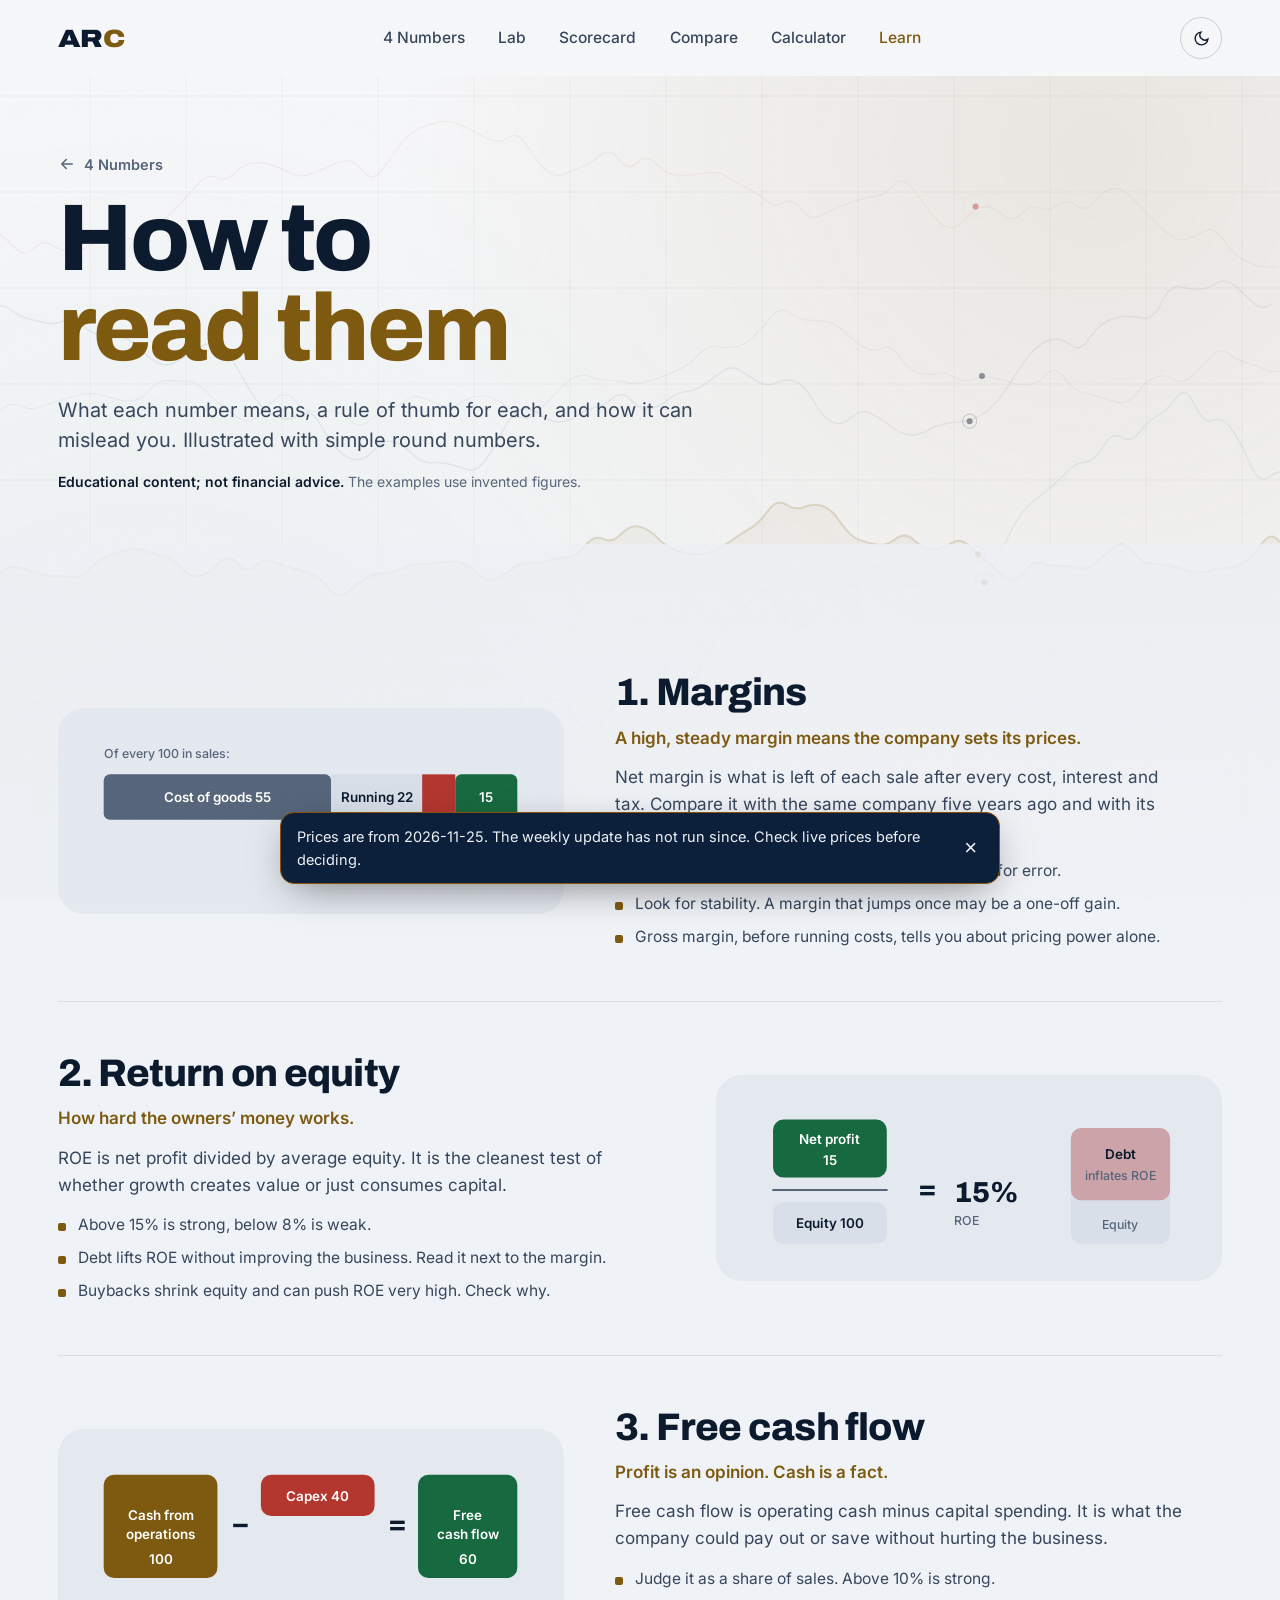
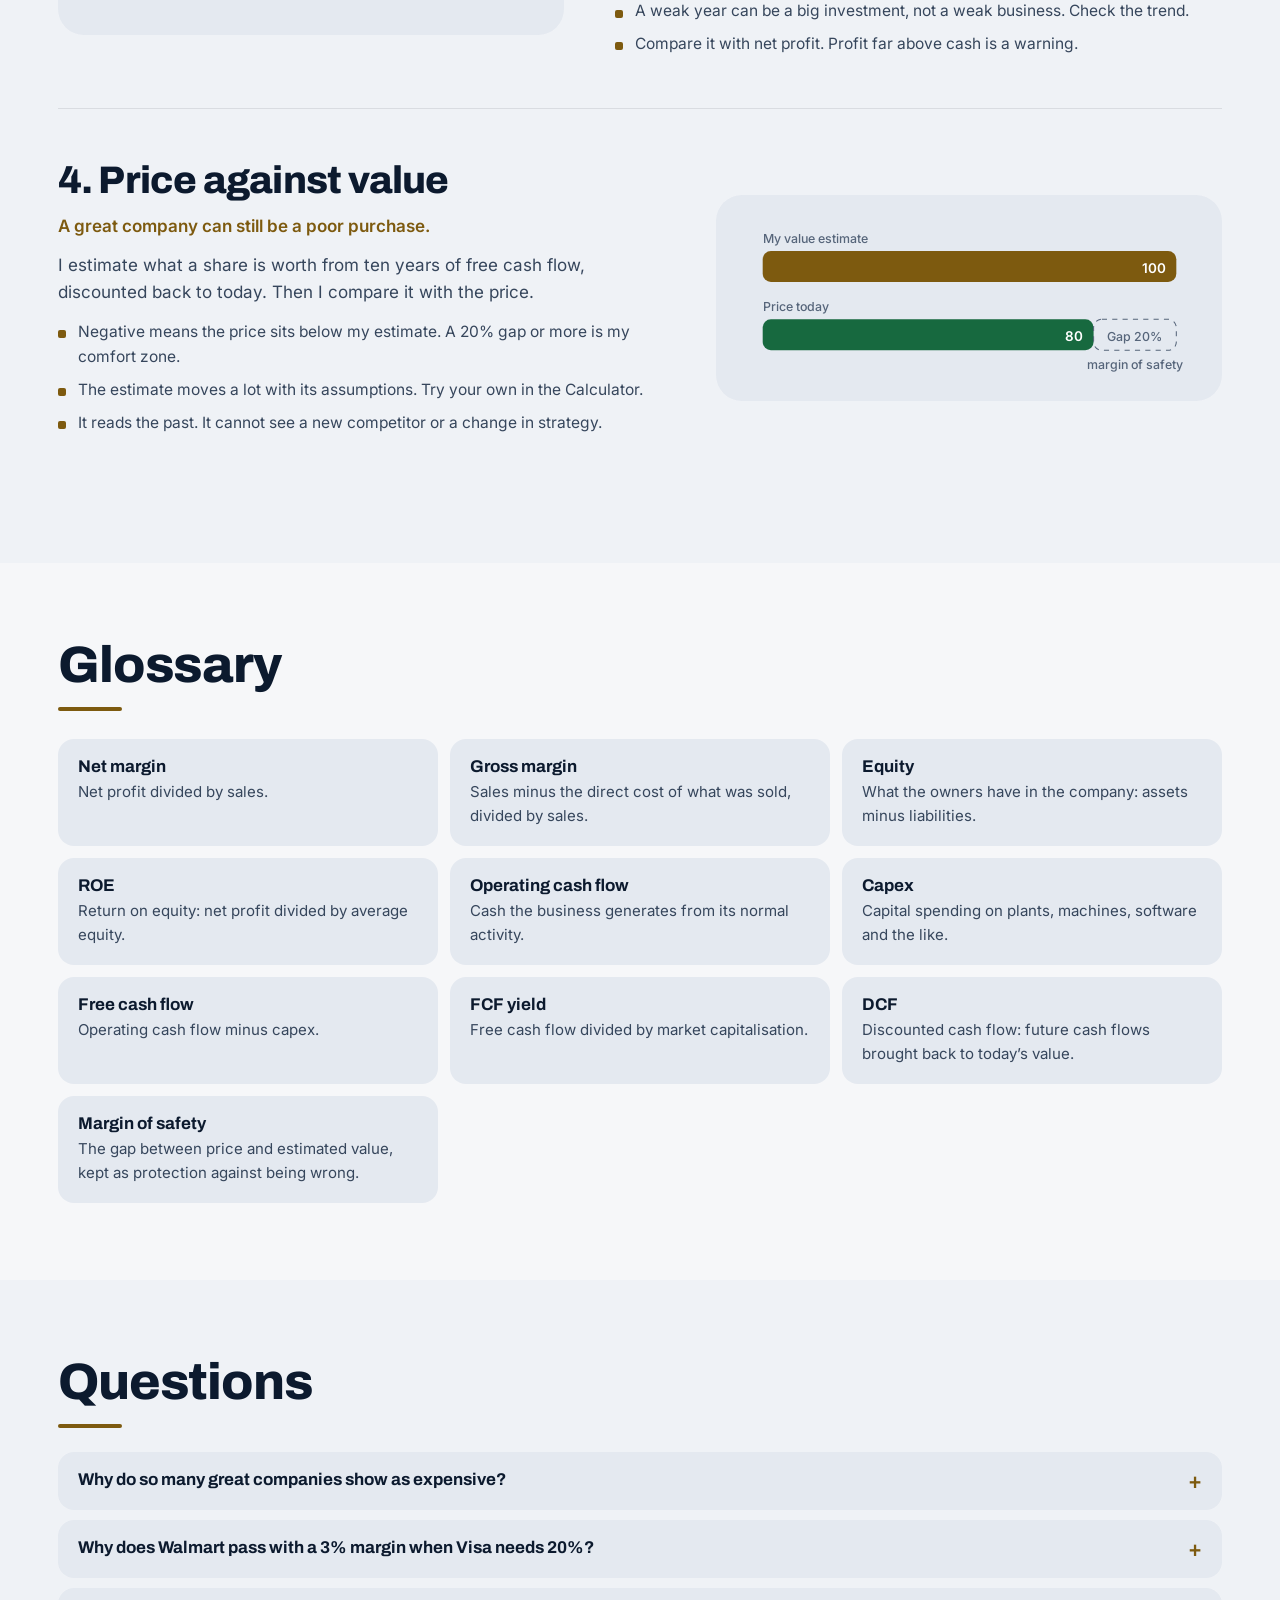
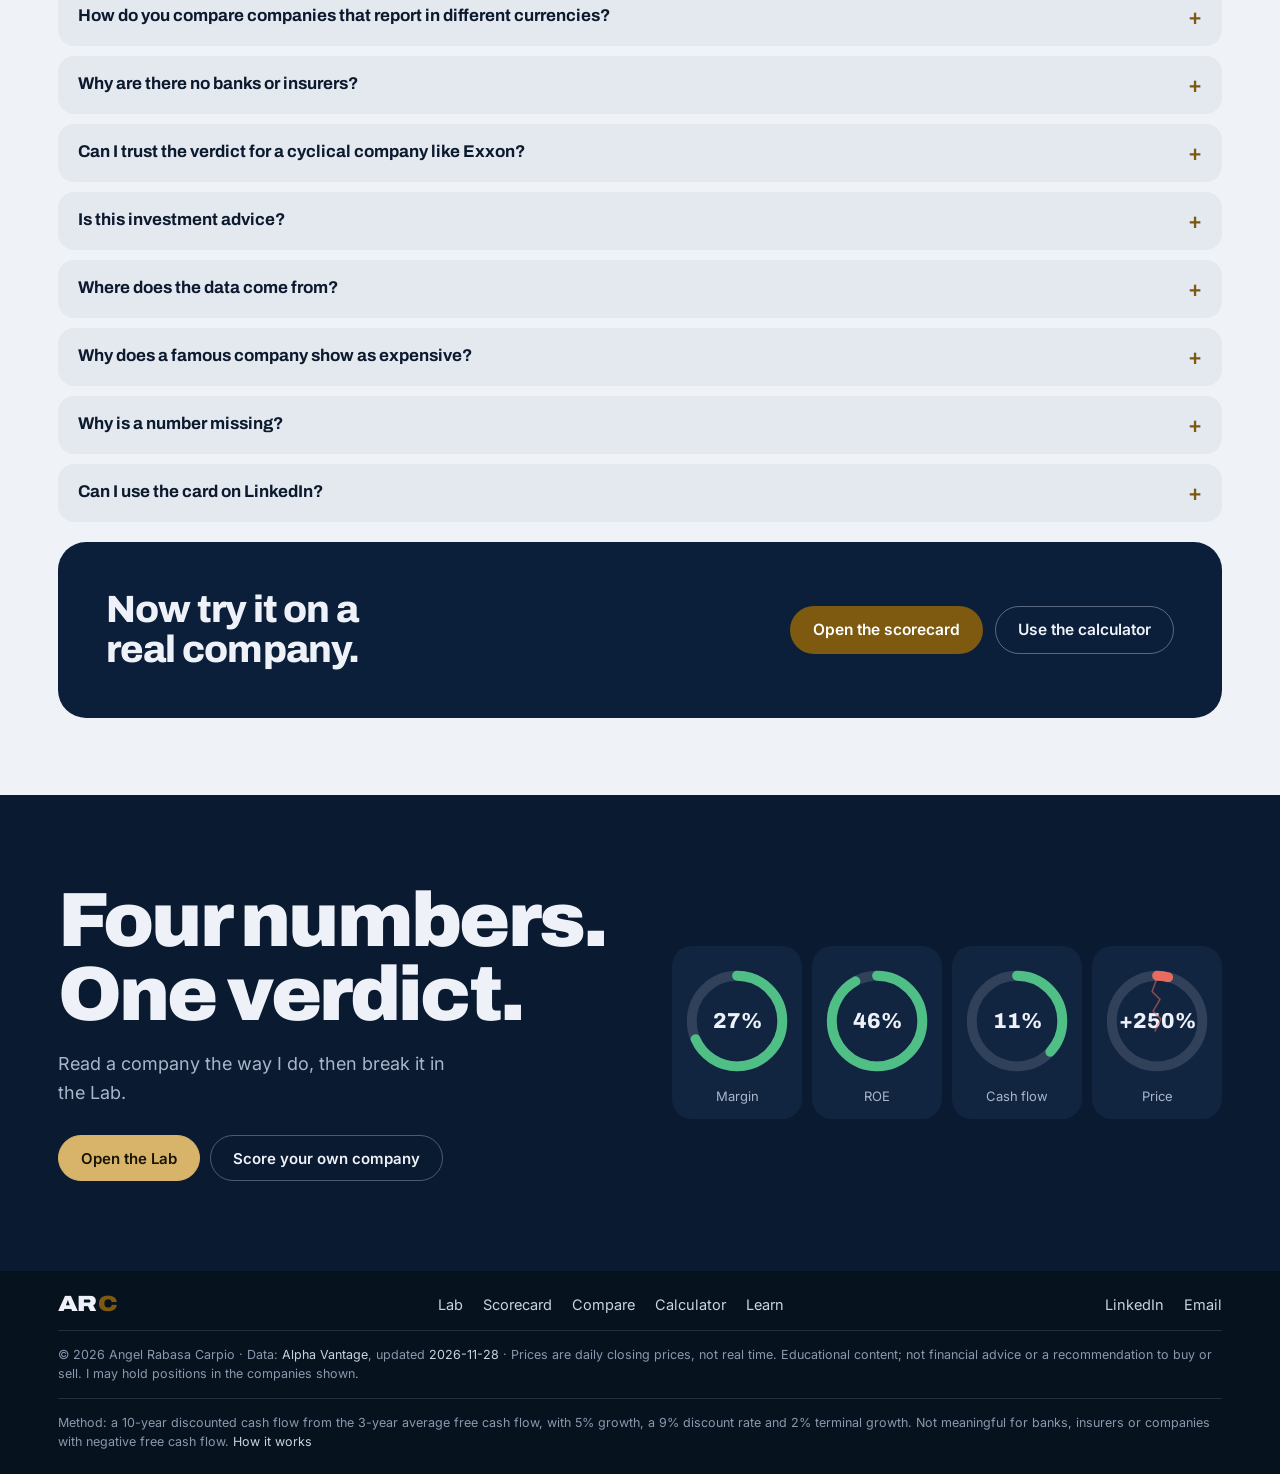
<file: 4n-learn.html>
<!doctype html>
<html lang="en">
<head>
<meta charset="utf-8">
<meta name="viewport" content="width=device-width,initial-scale=1,viewport-fit=cover">
<meta property="og:type" content="article">
<meta property="og:image:width" content="1200">
<meta property="og:image:height" content="627">
<meta name="twitter:card" content="summary_large_image">
<link rel="icon" href="favicon.svg" type="image/svg+xml">
<link rel="preload" href="fonts/inter-latin-wght-normal.woff2" as="font" type="font/woff2" crossorigin>
<link rel="preload" href="fonts/archivo-latin-standard-normal.woff2" as="font" type="font/woff2" crossorigin>
<style>@font-face{font-family:"Inter";font-style:normal;font-weight:100 900;font-display:swap;src:url(fonts/inter-latin-wght-normal.woff2) format("woff2")}@font-face{font-family:"Archivo";font-style:normal;font-weight:100 900;font-stretch:62% 125%;font-display:swap;src:url(fonts/archivo-latin-standard-normal.woff2) format("woff2")}</style>
<script>addEventListener("click",function(e){var a=e.target.closest&&e.target.closest("a[href]");if(a)try{sessionStorage.setItem("n4vt",e.clientX+","+e.clientY)}catch(_){}},true);addEventListener("pagereveal",function(){try{var v=(sessionStorage.getItem("n4vt")||"").split(",");if(v.length===2){document.documentElement.style.setProperty("--vx",v[0]+"px");document.documentElement.style.setProperty("--vy",v[1]+"px")}}catch(_){}});</script>

<meta name="description" content="What margins, ROE, free cash flow and price against value mean, with simple diagrams and a glossary.">
<meta property="og:url" content="https://angelrabasa.github.io/4n-learn.html">
<meta property="og:title" content="Learn · 4 Numbers · Angel Rabasa Carpio">
<meta property="og:description" content="What margins, ROE, free cash flow and price against value mean, with simple diagrams and a glossary.">
<meta property="og:image" content="https://angelrabasa.github.io/og/4n-learn.png">
<title>Learn · 4 Numbers</title>
<style>
/* Navy and brass: navy grounds that step one tone per section, brass for the one action and the figures that matter. */
:root{
  --ground:#08111f; --field-1:#0c1828; --field-2:#10203a; --field-3:#142a48; --deep:#0a1a30;
  --ink:#edf1f7; --ink-2:#b9c4d4; --ink-3:#8a98ad;
  --accent:#d7b46a; --accent-ink:#1a1406; --accent-soft:rgba(215,180,106,.13);
  --line:rgba(190,205,230,.13); --paper:#efe9de;
  --up:#4fbf86; --down:#e86b5f;
  --sans:"Inter",system-ui,-apple-system,"Segoe UI",sans-serif;
  --display:"Archivo","Inter",system-ui,sans-serif;
  --ease:cubic-bezier(.23,1,.32,1); --ease-io:cubic-bezier(.77,0,.175,1);
  color-scheme:dark;
}
@media (prefers-color-scheme:light){:root:not([data-theme="dark"]){
  --ground:#f6f7f9; --field-1:#eef1f5; --field-2:#e4e9f0; --field-3:#d8dfe9; --deep:#0b1f3a;
  --ink:#0c1a2e; --ink-2:#36465c; --ink-3:#56657a;
  --accent:#7d5a0f; --accent-ink:#ffffff; --accent-soft:rgba(125,90,15,.10);
  --line:rgba(12,26,46,.1);
  --up:#1f7a4d; --down:#b3362f;
  color-scheme:light;
}}
:root[data-theme="light"]{
  --ground:#f6f7f9; --field-1:#eef1f5; --field-2:#e4e9f0; --field-3:#d8dfe9; --deep:#0b1f3a;
  --ink:#0c1a2e; --ink-2:#36465c; --ink-3:#56657a;
  --accent:#7d5a0f; --accent-ink:#ffffff; --accent-soft:rgba(125,90,15,.10);
  --line:rgba(12,26,46,.1);
  --up:#1f7a4d; --down:#b3362f;
  color-scheme:light;
}
*{box-sizing:border-box}
html{scroll-behavior:smooth;scroll-padding-top:84px;scrollbar-color:color-mix(in srgb,var(--ink) 28%,transparent) var(--ground)}
body{margin:0;background:var(--ground);color:var(--ink);font:400 17px/1.6 var(--sans);-webkit-font-smoothing:antialiased;transition:background-color .35s ease,color .35s ease;caret-color:var(--accent)}
::selection{background:var(--accent);color:var(--accent-ink)}
a{color:inherit;text-decoration:none}
img{display:block;max-width:100%}
h1,h2,h3,h4,p,ul,ol,figure,dl,dd{margin:0}
h1,h2,h3{font-family:var(--display);text-wrap:balance}
ul,ol{list-style:none;padding:0}
:focus-visible{outline:2px solid var(--accent);outline-offset:3px;border-radius:4px}
.gut{padding-left:max(20px,4.5vw,env(safe-area-inset-left,0px));padding-right:max(20px,4.5vw,env(safe-area-inset-right,0px))}
.wrap{max-width:1360px;margin:0 auto}
.num{font-variant-numeric:tabular-nums}
svg.i{width:18px;height:18px;fill:none;stroke:currentColor;stroke-width:2;stroke-linecap:round;stroke-linejoin:round;flex:none}
.vh{position:absolute;width:1px;height:1px;overflow:hidden;clip:rect(0 0 0 0);white-space:nowrap}

/* buttons */
.btn{display:inline-flex;align-items:center;gap:10px;height:48px;padding:0 22px;border-radius:999px;font:600 15.5px/1 var(--sans);border:1.5px solid transparent;cursor:pointer;transition:transform .16s var(--ease),background-color .2s ease,color .2s ease,border-color .2s ease}
.btn:active{transform:scale(.97)}
.btn.fill{background:var(--accent);color:var(--accent-ink)}
.btn.line{border-color:color-mix(in srgb,var(--ink) 22%,transparent);color:var(--ink)}
.btn .i{transition:transform .25s var(--ease)}
@media (hover:hover) and (pointer:fine){
  .btn.fill:hover{background:color-mix(in srgb,var(--accent) 86%,var(--ink))}
  .btn.fill:hover .i{transform:translateX(3px)}
  .btn.line:hover{border-color:var(--ink)}
}

/* header */
body::before{content:"";position:fixed;inset:0 0 auto;height:env(safe-area-inset-top,0px);z-index:60;background:var(--ground)}
.bar{position:sticky;top:env(safe-area-inset-top,0px);z-index:50;background:color-mix(in srgb,var(--ground) 94%,transparent);transition:background-color .35s ease}
.bar .wrap{display:flex;align-items:center;justify-content:space-between;gap:24px;height:76px}
.logo{display:inline-flex;align-items:baseline;gap:2px;font:900 25px/1 var(--display);font-stretch:118%;letter-spacing:-.04em;color:var(--ink);transition:color .2s ease}
.logo b{color:var(--accent);font-weight:900}
@media (hover:hover) and (pointer:fine){.logo:hover{color:var(--accent)}}
.nav{display:flex;gap:clamp(18px,2.6vw,40px)}
.nav a{position:relative;font-size:15.5px;font-weight:500;color:var(--ink-2);transition:color .15s ease}
.nav a::after{content:"";position:absolute;left:0;right:0;bottom:-7px;height:2px;border-radius:2px;background:var(--accent);transform:scaleX(0);transform-origin:left;transition:transform .3s var(--ease)}
.nav a[aria-current="true"]{color:var(--ink)}.nav a[aria-current="true"]::after{transform:scaleX(1)}
@media (hover:hover) and (pointer:fine){.nav a:hover{color:var(--ink)}}
.bar-r{display:flex;align-items:center;gap:10px}
.bar .btn{height:42px;padding:0 18px;font-size:15px}
.tt{width:42px;height:42px;display:grid;place-items:center;border-radius:50%;border:1.5px solid color-mix(in srgb,var(--ink) 18%,transparent);background:none;color:var(--ink);cursor:pointer;transition:transform .16s var(--ease),border-color .2s ease}
.tt:active{transform:scale(.92)}
.tt svg{width:17px;height:17px;fill:none;stroke:currentColor;stroke-width:2;stroke-linecap:round;transition:transform .45s var(--ease)}
.tt:active svg{transform:rotate(-40deg)}
.tt .moon{display:none}
:root[data-theme="light"] .tt .sun{display:none}:root[data-theme="light"] .tt .moon{display:block}
@media (prefers-color-scheme:light){:root:not([data-theme="dark"]) .tt .sun{display:none}:root:not([data-theme="dark"]) .tt .moon{display:block}}
@media (max-width:860px){.nav{display:none}}
@media (max-width:420px){.bar .btn.hide-s{display:none}}

/* sections */
.sec{position:relative;padding-block:clamp(96px,11vw,168px);transition:background-color .35s ease}
.f1{background:var(--field-1)}.f2{background:var(--field-2)}.f3{background:var(--field-3)}
.head{display:grid;grid-template-columns:minmax(0,1fr) minmax(0,1fr);gap:clamp(24px,5vw,96px);align-items:end;margin-bottom:clamp(40px,5vw,72px)}
.head h2,.h2{font-weight:900;font-size:clamp(40px,4.6vw,72px);line-height:.95;font-stretch:115%;letter-spacing:-.035em}
.head p{font-size:clamp(17px,1.3vw,19px);color:var(--ink-2);max-width:48ch}
@media (max-width:860px){.head{grid-template-columns:1fr;align-items:start;gap:16px}}

/* figures */
.figs{display:grid;grid-template-columns:repeat(2,minmax(0,1fr));gap:22px 20px;margin-top:28px}
.figs b{display:block;font:900 clamp(30px,2.6vw,40px)/1 var(--display);font-stretch:112%;letter-spacing:-.025em}
.figs b em{font-style:normal;color:var(--accent)}
.figs span{display:block;margin-top:6px;font-size:14.5px;color:var(--ink-3)}
.more{display:inline-flex;align-items:center;gap:10px;margin-top:30px;font-weight:600;color:var(--accent)}
.more .i{transition:transform .25s var(--ease)}
@media (hover:hover) and (pointer:fine){.more:hover .i{transform:translateX(4px)}}
.inl{color:var(--accent);text-decoration:underline;text-decoration-thickness:1.5px;text-underline-offset:3px}

/* footer */
.foot{background:var(--deep);color:#eef2f8;padding-block:clamp(88px,10vw,150px) 36px;overflow:hidden}
.foot-grid{display:grid;grid-template-columns:minmax(0,1.05fr) minmax(0,.95fr);gap:clamp(36px,6vw,104px);align-items:center}
.foot h2{font-weight:900;font-size:clamp(46px,5.6vw,92px);line-height:.92;font-stretch:115%;letter-spacing:-.04em}
.foot h2 span{display:block;color:#d7b46a}
.foot .note{margin-top:22px;font-size:clamp(17px,1.3vw,19px);color:#c3cede;max-width:40ch}
.mail{display:inline-flex;align-items:center;gap:14px;margin-top:36px;font:700 clamp(19px,1.7vw,26px)/1.2 var(--display);font-stretch:105%;color:#fff;border-bottom:2px solid rgba(215,180,106,.55);padding-bottom:6px;transition:border-color .2s ease,color .2s ease;overflow-wrap:anywhere}
@media (hover:hover) and (pointer:fine){.mail:hover{border-color:#d7b46a;color:#e9cf96}}
.foot-act{display:flex;flex-wrap:wrap;gap:12px;margin-top:28px}
.foot .btn.fill{background:#d7b46a;color:#1a1406}
.foot .btn.line{border-color:rgba(238,242,248,.3);color:#eef2f8}
@media (hover:hover) and (pointer:fine){.foot .btn.fill:hover{background:#e6cb92}.foot .btn.line:hover{border-color:#eef2f8}}
.copyb{height:48px;padding:0 18px;border-radius:999px;border:1.5px solid rgba(238,242,248,.3);background:none;color:#eef2f8;font:600 15px/1 var(--sans);cursor:pointer;transition:transform .16s var(--ease),border-color .2s ease}
.copyb:active{transform:scale(.96)}
@media (hover:hover) and (pointer:fine){.copyb:hover{border-color:#eef2f8}}
.word{margin-top:clamp(64px,8vw,112px);font:900 clamp(48px,11.6vw,200px)/.82 var(--display);font-stretch:120%;letter-spacing:-.055em;color:#244a7a;white-space:nowrap;text-align:center}
.small{display:flex;justify-content:space-between;flex-wrap:wrap;gap:8px 24px;margin-top:28px;font-size:13.5px;color:#a3b4ca}
.small a{text-decoration:underline;text-underline-offset:3px}
@media (max-width:900px){.foot-grid{grid-template-columns:minmax(0,1fr)}}

/* reveals: content rises as each section enters */
.js .rv{opacity:0;transform:translateY(26px);transition:opacity .8s var(--ease),transform .8s var(--ease);transition-delay:var(--d,0s)}
.js .rv.in{opacity:1;transform:none}
.js .rv-clip{clip-path:inset(10% 6% 10% 6% round 18px);transition:clip-path 1.1s var(--ease-io)}
.js .rv-clip.in{clip-path:inset(0 0 0 0 round 18px)}
@media (prefers-reduced-motion:reduce){html{scroll-behavior:auto}*,*::before,*::after{animation:none!important}.js .rv{transform:none;transition:opacity .4s ease}.js .rv-clip{clip-path:none;transition:none}}

/* magazine cover: The Fortnight */
.cover{--cv-ink:#eef2f8;--cv-mute:#a3b4ca;--cv-acc:#d7b46a;--cv-bg:#0b1a2e;position:relative;display:block;aspect-ratio:3/4;container-type:inline-size;overflow:hidden;border-radius:6px;background:var(--cv-bg);color:var(--cv-ink);transition:transform .35s var(--ease)}
:root[data-theme="light"] .cover{--cv-bg:#0b1f3a}
@media (prefers-color-scheme:light){:root:not([data-theme="dark"]) .cover{--cv-bg:#0b1f3a}}
@media (hover:hover) and (pointer:fine){a.cover:hover{transform:translateY(-4px) rotate(-.4deg)}}
a.cover:active{transform:scale(.985)}
.cover>span,.cover>svg{position:absolute}
.cv-top{left:5cqi;right:5cqi;top:4.2cqi;display:flex;justify-content:space-between;gap:3cqi;font:600 2.6cqi/1 var(--sans);letter-spacing:.08em;text-transform:uppercase;color:var(--cv-mute)}
.cv-mast{left:4.4cqi;top:8.6cqi;font:900 13.4cqi/.82 var(--display);font-stretch:100%;letter-spacing:-.05em;text-transform:uppercase;color:var(--cv-ink)}
.cv-mast b{color:var(--cv-acc);font-weight:900}
.cv-by{left:5cqi;top:23.6cqi;font:500 3cqi/1 var(--sans);color:var(--cv-mute);letter-spacing:.02em}
.cv-hl{left:5cqi;top:31cqi;width:50cqi;display:grid;gap:2.2cqi}
.cv-kick{display:inline-block;justify-self:start;padding:1.1cqi 2.2cqi;border-radius:1cqi;background:var(--cv-acc);color:#1a1406;font:800 2.7cqi/1 var(--sans);letter-spacing:.06em;text-transform:uppercase}
.cv-h{font:900 7.4cqi/.94 var(--display);font-stretch:108%;letter-spacing:-.03em}
.cv-dk{font:500 3.3cqi/1.3 var(--sans);color:var(--cv-mute)}
.cv-art{right:5cqi;top:47cqi;width:34cqi;height:auto}
.cv-foot{left:5cqi;right:5cqi;bottom:4.5cqi;display:grid;grid-template-columns:auto 1fr auto;gap:5cqi;align-items:end;padding-top:3cqi}
.cv-stat{display:flex;align-items:end;gap:2cqi}
.cv-stat b{font:900 8.4cqi/.8 var(--display);font-stretch:108%;color:var(--cv-acc)}
.cv-stat>span,.cv-next{font:500 2.7cqi/1.25 var(--sans);color:var(--cv-mute)}
.cv-next b{display:block;font-weight:700;color:var(--cv-ink);text-transform:uppercase;letter-spacing:.06em;margin-bottom:.6cqi}
.cv-bar{width:14cqi;height:8cqi;background:repeating-linear-gradient(90deg,#eef2f8 0 .5cqi,transparent .5cqi .9cqi,#eef2f8 .9cqi 1.6cqi,transparent 1.6cqi 2cqi,#eef2f8 2cqi 2.3cqi,transparent 2.3cqi 2.9cqi);opacity:.8;border-radius:.4cqi}
/* the general cover lists every section of the magazine */
.cs-list{left:5cqi;right:5cqi;bottom:20cqi;display:grid;grid-template-columns:1fr 1fr;gap:3.4cqi 4cqi}
.cs-row{display:grid;gap:.9cqi;padding-left:2.4cqi;border-left:.6cqi solid var(--cv-acc)}
.cs-row.off{border-left-color:rgba(163,180,202,.4)}
.cs-k{display:flex;align-items:baseline;gap:1.8cqi;font:800 2.7cqi/1 var(--sans);letter-spacing:.07em;text-transform:uppercase;color:var(--cv-acc)}
.cs-row.off .cs-k{color:var(--cv-mute)}
.cs-k i{font-style:normal;font-weight:600;font-size:2.3cqi;color:var(--cv-mute);letter-spacing:.05em}
.cs-t{font:800 3.9cqi/1.08 var(--display);letter-spacing:-.015em;color:var(--cv-ink)}
.cs-row.off .cs-t{color:#c9d5e3}
.cs-art{left:5cqi;right:5cqi;top:28cqi;width:90cqi;height:auto}

/* back link and crumb, for inner pages */
.back .i{transition:transform .25s var(--ease)}
@media (hover:hover) and (pointer:fine){.back:hover .i{transform:translateX(-3px)}}
.crumb{display:inline-flex;align-items:center;gap:8px;font-size:15px;font-weight:600;color:var(--ink-2);transition:color .2s ease}
@media (hover:hover) and (pointer:fine){.crumb:hover{color:var(--accent)}}
@media (max-width:560px){.back .t{display:none}.bar .btn.back{width:42px;padding:0;justify-content:center}}

.foot-cal{border-radius:20px;background:rgba(238,242,248,.05);padding:clamp(22px,3vw,40px)}
.cal-h{font:800 clamp(20px,1.9vw,26px)/1.1 var(--display);font-stretch:108%;letter-spacing:-.015em;color:#eef2f8}
.cal{display:grid;grid-template-columns:repeat(6,minmax(0,1fr));gap:18px 12px;margin-top:24px}
.cal li{display:grid;grid-template-columns:1fr 1fr;gap:6px}
.cal .m{grid-column:1/-1;font-size:13.5px;font-weight:600;color:#a3b4ca}
.cal i{display:block;aspect-ratio:1;border-radius:6px;background:rgba(238,242,248,.08);transition:background-color .3s ease,transform .3s var(--ease)}
.cal i.on{background:#d7b46a}
.cal i.next{background:rgba(215,180,106,.28)}
@media (hover:hover) and (pointer:fine){.cal i:hover{transform:scale(1.08)}}
.cal-k{display:flex;gap:20px;margin-top:20px;font-size:14px;color:#a3b4ca}
.cal-k span{display:inline-flex;align-items:center;gap:8px}
.cal-k i{width:12px;height:12px;border-radius:3px;background:rgba(238,242,248,.12)}
.cal-k i.on{background:#d7b46a}
@media (max-width:520px){.cal{grid-template-columns:repeat(4,minmax(0,1fr))}}

:root{--navy:#0a1a30;--navy-2:#112440;--navy-3:#0e2038;--navy-4:#183055;--abyss:#07121f;--paper:#eef2f8;--paper-2:#b9c4d4;--slate:#c9d3e2;--slate-2:#a9b6ca;--mute:#8a98ad;--brass:#d7b46a;--amber:#e9a83c;--green-d:#4fbf86;--red-d:#e86b5f}
/* ===== Design tokens (8px grid, fluid type, motion) ===== */
:root{
  --s1:8px;--s2:16px;--s3:24px;--s4:32px;--s5:48px;--s6:64px;--s7:96px;
  --r-s:8px;--r-m:16px;--r-l:24px;--r-pill:999px;
  --sh-1:0 1px 2px rgba(0,0,0,.18),0 4px 12px -4px rgba(0,0,0,.28);
  --sh-2:0 2px 4px rgba(0,0,0,.2),0 16px 32px -12px rgba(0,0,0,.4);
  --fs-0:clamp(14px,.9vw + 11px,15px);--fs-1:clamp(16px,.5vw + 14px,18px);--fs-2:clamp(20px,1vw + 16px,26px);
  --fs-3:clamp(28px,2.4vw + 18px,48px);--fs-4:clamp(40px,6.4vw,96px);
  --dur-fast:150ms;--dur-base:300ms;--dur-slow:700ms;
  --ease-out-expo:cubic-bezier(.16,1,.3,1);
  --spring:cubic-bezier(.34,1.4,.64,1);
  --stagger:50ms;
  --grain:url("data:image/svg+xml,%3Csvg xmlns='http://www.w3.org/2000/svg' width='120' height='120'%3E%3Cfilter id='n'%3E%3CfeTurbulence type='fractalNoise' baseFrequency='.8' numOctaves='2' stitchTiles='stitch'/%3E%3C/filter%3E%3Crect width='100%25' height='100%25' filter='url(%23n)' opacity='.5'/%3E%3C/svg%3E");
}
@media (prefers-color-scheme:light){:root:not([data-theme="dark"]){--up:#17693f;--mid:#8a5207;--sh-1:0 1px 2px rgba(10,20,40,.08),0 4px 12px -4px rgba(10,20,40,.12);--sh-2:0 2px 4px rgba(10,20,40,.08),0 16px 32px -12px rgba(10,20,40,.2)}}
:root[data-theme="light"]{--up:#17693f;--mid:#8a5207;--sh-1:0 1px 2px rgba(10,20,40,.08),0 4px 12px -4px rgba(10,20,40,.12);--sh-2:0 2px 4px rgba(10,20,40,.08),0 16px 32px -12px rgba(10,20,40,.2)}
body::after{content:"";position:fixed;inset:0;pointer-events:none;background:var(--grain);opacity:.035;z-index:100}
.skip{position:absolute;left:16px;top:-56px;z-index:200;background:var(--accent);color:var(--accent-ink);padding:12px 16px;border-radius:var(--r-s);font-weight:600;transition:top var(--dur-fast)}
.skip:focus{top:8px}
:focus-visible{outline:2px solid var(--accent);outline-offset:3px}
/* Reduced motion: no transforms/scroll animation anywhere on 4 Numbers pages; state changes stay instant or fade only */
@media (prefers-reduced-motion:reduce){
  *,*::before,*::after{animation-duration:.01ms!important;animation-iteration-count:1!important;transition-duration:.01ms!important;scroll-behavior:auto!important}
  .rv,.mv{transform:none!important}
  ::view-transition-group(*),::view-transition-old(*),::view-transition-new(*){animation:none!important}
}
:root{--mid:var(--amber);--num:"Archivo","Inter",system-ui,sans-serif}
.dial,.bigv strong,.bc,.t td,.m .v,.nv{font-variant-numeric:tabular-nums lining-nums}
/* 4 Numbers product pages */
.n4h{padding-top:clamp(36px,6vw,88px);padding-bottom:clamp(28px,4vw,56px)}
.n4h h1{font-weight:800;font-size:clamp(42px,7.4vw,104px);line-height:.95;letter-spacing:-.03em;max-width:13ch}
.n4h h1>span:not(.w){color:var(--accent)}
.n4h .lede{margin-top:22px;max-width:50ch;font-size:clamp(18px,1.55vw,22px);line-height:1.5;color:var(--ink-2)}
.n4h .fine{margin-top:16px}
.crumb{display:inline-flex;align-items:center;gap:8px;font-size:14.5px;color:var(--ink-3);margin-bottom:18px}
.crumb:hover{color:var(--ink)}
.fine{font-size:14px;line-height:1.55;color:var(--ink-3);max-width:70ch}
.fine b{color:var(--ink);font-weight:600}
.sec2{padding-top:clamp(44px,6vw,96px);padding-bottom:clamp(44px,6vw,96px)}
.sec2.alt{background:var(--field-1)}
.sec2 h2{font-weight:800;font-size:clamp(30px,4vw,54px);line-height:1;letter-spacing:-.02em;max-width:20ch}
.sec2 .sub{margin-top:14px;color:var(--ink-2);max-width:58ch;font-size:17px}
.row{display:flex;flex-wrap:wrap;gap:12px;margin-top:28px}

/* hub hero */
.hub{display:grid;grid-template-columns:minmax(0,7fr) minmax(0,5fr);gap:clamp(28px,5vw,80px);align-items:center}
@media (max-width:900px){.hub{grid-template-columns:1fr}}
.dials{display:grid;grid-template-columns:1fr 1fr;gap:14px;padding:clamp(18px,2.4vw,30px);border-radius:28px;background:var(--field-2)}
.dials .dh{grid-column:1/-1;font:700 15px/1.3 var(--sans);color:var(--ink-3)}
.dials .dh b{color:var(--ink)}
.dial{display:grid;justify-items:center;gap:6px;padding:14px 8px;border-radius:20px;background:var(--field-1)}
.dial svg{width:100%;max-width:120px;height:auto}
.dial .trk{fill:none;stroke:var(--line);stroke-width:10}
.dial .arc{fill:none;stroke-width:10;stroke-linecap:round;transform:rotate(-90deg);transform-origin:60px 60px;transition:stroke-dashoffset .9s var(--ease)}
.dial .arc.g{stroke:var(--up)}.dial .arc.a{stroke:var(--mid)}.dial .arc.r{stroke:var(--down)}
.dial .v{font:800 22px/1 var(--display);fill:var(--ink);text-anchor:middle}
.dial small{font-size:13px;color:var(--ink-3)}

/* chips + verdict + metrics */
.chips{display:flex;flex-wrap:wrap;gap:10px}
.chip{appearance:none;border:1.5px solid var(--line);background:transparent;color:var(--ink);font:600 15px/1 var(--sans);height:44px;padding:0 18px;border-radius:999px;cursor:pointer;display:inline-flex;align-items:center;gap:10px;transition:transform .16s var(--ease),background-color .2s,border-color .2s}
.chip:active{transform:scale(.97)}
.chip i{width:10px;height:10px;border-radius:50%;background:var(--ink-3)}
.chip i.g{background:var(--up)}.chip i.a{background:var(--mid)}.chip i.r{background:var(--down)}
.chip[aria-pressed="true"]{background:var(--ink);color:var(--ground);border-color:var(--ink)}
@media (hover:hover) and (pointer:fine){.chip:hover{border-color:var(--ink)}}
.stage{display:grid;grid-template-columns:minmax(0,5fr) minmax(0,7fr);gap:clamp(28px,4vw,72px);margin-top:clamp(24px,3.4vw,44px);align-items:start}
@media (max-width:900px){.stage{grid-template-columns:1fr}}
.who h2{font-weight:800;font-size:clamp(34px,4.4vw,60px);line-height:1;letter-spacing:-.02em}
.who .meta{margin-top:10px;color:var(--ink-3);font-size:15px}
.verdict{margin-top:26px;padding:22px 24px;border-radius:20px;background:var(--field-2);border-left:6px solid var(--ink-3)}
.verdict.g{border-color:var(--up)}.verdict.a{border-color:var(--mid)}.verdict.r{border-color:var(--down)}
.verdict b{display:block;font:800 clamp(21px,2.1vw,29px)/1.15 var(--display);letter-spacing:-.01em}
.verdict p{margin-top:8px;color:var(--ink-2);font-size:16px}
.keys{display:grid;grid-template-columns:repeat(2,1fr);gap:12px;margin-top:16px}
.keys div{padding:14px 16px;border-radius:14px;background:var(--field-2)}
.keys small{display:block;font-size:13px;color:var(--ink-3)}
.keys strong{font:700 20px/1.2 var(--display)}
.acts{display:flex;flex-wrap:wrap;gap:10px;margin-top:20px}
.btn.sm{height:42px;font-size:14.5px;padding:0 18px}
.metrics{display:grid;gap:14px}
.m{padding:22px clamp(18px,2.2vw,28px);border-radius:22px;background:var(--field-2);display:grid;grid-template-columns:minmax(0,1fr) 128px;gap:8px 20px;align-items:center}
@media (max-width:520px){.m{grid-template-columns:1fr}}
.m .lab{font-size:14.5px;color:var(--ink-3)}
.m .big{font:800 clamp(34px,3.6vw,50px)/1 var(--display);letter-spacing:-.02em;margin-top:2px}
.m .big em{font-style:normal;font-size:.5em;color:var(--ink-3);margin-left:3px}
.m .why{grid-column:1/-1;font-size:14.5px;color:var(--ink-2)}
.gauge{grid-column:1/-1;position:relative;height:12px;border-radius:99px;overflow:hidden;display:flex;margin-top:6px}
.gauge span{height:100%}
.gauge .r{background:color-mix(in srgb,var(--down) 70%,var(--field-2))}
.gauge .a{background:var(--mid)}
.gauge .g{background:color-mix(in srgb,var(--up) 70%,var(--field-2))}
.pin{position:absolute;top:-4px;width:4px;height:20px;border-radius:2px;background:var(--ink);box-shadow:0 0 0 3px var(--field-2);transition:left .7s var(--ease)}
.gscale{grid-column:1/-1;display:flex;justify-content:space-between;font-size:12px;color:var(--ink-3)}
.spark{width:128px;height:56px;justify-self:end}
.spark path{fill:none;stroke:var(--accent);stroke-width:2.5;stroke-linecap:round;stroke-linejoin:round}
.spark circle{fill:var(--accent)}
.spark text{fill:var(--ink-3);font-size:10px;font-family:var(--sans)}

/* revenue bars */
.rev{margin-top:clamp(28px,4vw,56px);padding:clamp(20px,2.6vw,32px);border-radius:24px;background:var(--field-2)}
.rev h3{font:700 17px/1.3 var(--display)}
.rev p{font-size:14px;color:var(--ink-3);margin-top:4px}
.rev svg{width:100%;height:auto;margin-top:18px}
.rev .b{fill:var(--accent);transition:opacity .2s}
.rev .b.f{fill:var(--up)}
.rev text{fill:var(--ink-3);font:12px var(--sans)}
.rev .vv{fill:var(--ink);font-weight:600}
.legend{display:flex;gap:18px;margin-top:10px;font-size:13px;color:var(--ink-3)}
.legend i{display:inline-block;width:10px;height:10px;border-radius:3px;margin-right:6px;vertical-align:-1px}

/* table */
.tw{margin-top:28px;overflow-x:auto;border-radius:20px;background:var(--field-2)}
table.t{width:100%;border-collapse:collapse;min-width:640px}
.t th,.t td{padding:16px 18px;text-align:right;font-size:15.5px;white-space:nowrap}
.t th:first-child,.t td:first-child{text-align:left}
.t thead th{font:600 13.5px/1 var(--sans);color:var(--ink-3);border-bottom:1px solid var(--line)}
.t th button{all:unset;cursor:pointer;display:inline-flex;gap:6px;align-items:center}
.t th button:focus-visible{outline:2px solid var(--accent);outline-offset:4px;border-radius:4px}
.t tbody tr{border-top:1px solid var(--line);cursor:pointer}
.t tbody tr:first-child{border-top:0}
@media (hover:hover){.t tbody tr:hover{background:var(--accent-soft)}}
.t td .z{display:inline-block;min-width:68px;padding:5px 10px;border-radius:99px;font-weight:600;text-align:center}
.t .z.g{background:color-mix(in srgb,var(--up) 22%,transparent);color:var(--up)}
.t .z.a{background:color-mix(in srgb,var(--mid) 16%,transparent);color:var(--mid)}
.t .z.r{background:color-mix(in srgb,var(--down) 20%,transparent);color:var(--down)}
.t td strong{font-weight:700}
.t td small{display:block;color:var(--ink-3);font-size:12.5px}

/* tiles */
.tiles{display:grid;grid-template-columns:repeat(auto-fit,minmax(205px,1fr));gap:16px;margin-top:32px}
.tile{display:grid;gap:14px;padding:22px;border-radius:24px;background:var(--field-2);transition:transform .25s var(--ease),background-color .2s}
.tile svg.ill{width:100%;height:auto;border-radius:14px;background:var(--field-1)}
.tile b{font:800 22px/1.15 var(--display);letter-spacing:-.01em}
.tile p{font-size:15.5px;color:var(--ink-2)}
.tile .go{display:inline-flex;align-items:center;gap:8px;font-weight:600;font-size:15px;color:var(--accent)}
@media (hover:hover) and (pointer:fine){.tile:hover{transform:translateY(-4px);background:var(--field-3)}}
.ill .p{fill:var(--accent)}.ill .q{fill:var(--up)}.ill .s{fill:var(--down)}.ill .l{stroke:var(--ink-3);fill:none;stroke-width:2;stroke-linecap:round;stroke-linejoin:round}.ill .t1{fill:var(--ink-3);font:600 11px var(--sans)}.ill .k{fill:var(--line)}

/* picks */
.picks{display:grid;grid-template-columns:repeat(auto-fit,minmax(260px,1fr));gap:16px;margin-top:30px}
.pick{display:grid;gap:12px;padding:22px;border-radius:24px;background:var(--field-2);border-top:5px solid var(--ink-3);transition:transform .25s var(--ease)}
.pick.g{border-color:var(--up)}.pick.a{border-color:var(--mid)}.pick.r{border-color:var(--down)}
.pick h3{font:800 24px/1.1 var(--display)}
.pick small{color:var(--ink-3);font-size:13.5px}
.pick .dots{display:flex;gap:8px;align-items:center}
.pick .dots i{width:14px;height:14px;border-radius:50%}
.pick .dots i.g{background:var(--up)}.pick .dots i.a{background:var(--mid)}.pick .dots i.r{background:var(--down)}.pick .dots i.n{background:var(--line)}
.pick p{font-size:15px;color:var(--ink-2)}
@media (hover:hover) and (pointer:fine){.pick:hover{transform:translateY(-4px)}}

/* trust band */
.trust{display:grid;grid-template-columns:repeat(auto-fit,minmax(220px,1fr));gap:14px;margin-top:28px}
.trust div{padding:20px;border-radius:18px;background:var(--field-2)}
.trust b{display:block;font:800 19px/1.2 var(--display)}
.trust p{margin-top:6px;font-size:14.5px;color:var(--ink-2)}

/* forms */
.form{display:grid;grid-template-columns:minmax(0,5fr) minmax(0,7fr);gap:clamp(24px,4vw,64px);margin-top:clamp(24px,3.4vw,44px);align-items:start}
@media (max-width:900px){.form{grid-template-columns:1fr}}
.fields{display:grid;gap:12px;padding:clamp(18px,2.4vw,28px);border-radius:24px;background:var(--field-2)}
.fields .fh{font:700 15px/1.3 var(--sans);color:var(--ink-3)}
.fld{display:grid;gap:6px}
.fld label{font-size:14px;color:var(--ink-2)}
.fld input,.sel{height:46px;padding:0 14px;border-radius:12px;border:1.5px solid var(--line);background:var(--field-1);color:var(--ink);font:500 16px var(--sans);width:100%}
.fld input:focus,.sel:focus{outline:2px solid var(--accent);outline-offset:1px;border-color:transparent}
.two{display:grid;grid-template-columns:1fr 1fr;gap:12px}
.hint{font-size:12.5px;color:var(--ink-3)}
.toast{position:fixed;left:50%;bottom:28px;transform:translate(-50%,20px);padding:12px 20px;border-radius:99px;background:var(--ink);color:var(--ground);font:600 14.5px var(--sans);opacity:0;pointer-events:none;transition:opacity .25s,transform .25s var(--ease);z-index:90}
.toast.on{opacity:1;transform:translate(-50%,0)}

/* compare */
.pickers{display:grid;grid-template-columns:1fr auto 1fr;gap:14px;align-items:center;margin-top:30px}
.pickers span{font:800 18px var(--display);color:var(--ink-3)}
@media (max-width:640px){.pickers{grid-template-columns:1fr}.pickers span{text-align:center}}
.vs{display:grid;grid-template-columns:minmax(0,7fr) minmax(0,5fr);gap:clamp(24px,4vw,64px);margin-top:32px;align-items:start}
@media (max-width:900px){.vs{grid-template-columns:1fr}}
.vrow{padding:20px clamp(16px,2vw,26px);border-radius:20px;background:var(--field-2);margin-bottom:12px}
.vrow .vh{font:600 14.5px var(--sans);color:var(--ink-3);margin-bottom:12px;display:flex;justify-content:space-between;gap:10px}
.vbar{display:grid;grid-template-columns:78px 1fr 62px;gap:12px;align-items:center;margin-top:8px;font-size:14.5px}
.vbar .tr{height:14px;border-radius:99px;background:var(--field-1);overflow:hidden}
.vbar .fl{display:block;height:100%;border-radius:99px;transition:width .7s var(--ease)}
.vbar.a .fl{background:var(--accent)}.vbar.b .fl{background:var(--ink-2)}
.vbar b{text-align:right;font-weight:700}
.vbar.win b{color:var(--up)}
.radar{padding:22px;border-radius:24px;background:var(--field-2)}
.radar svg{width:100%;height:auto}
.radar .ring{fill:none;stroke:var(--line)}
.radar .ax{stroke:var(--line)}
.radar .pa{fill:color-mix(in srgb,var(--accent) 28%,transparent);stroke:var(--accent);stroke-width:2.5}
.radar .pb{fill:color-mix(in srgb,var(--ink) 12%,transparent);stroke:var(--ink-2);stroke-width:2.5}
.radar text{fill:var(--ink-3);font:12.5px var(--sans);text-anchor:middle}
.verdicts{display:grid;grid-template-columns:1fr 1fr;gap:12px;margin-top:14px}
@media (max-width:520px){.verdicts{grid-template-columns:1fr}}
.verdicts .verdict{margin:0;padding:16px 18px}
.verdicts .verdict b{font-size:17px}
.verdicts .verdict p{font-size:14px}

/* learn */
.lrow{display:grid;grid-template-columns:minmax(0,5fr) minmax(0,6fr);gap:clamp(24px,4vw,72px);align-items:center;padding-block:clamp(28px,4vw,56px);border-top:1px solid var(--line)}
.lrow:first-of-type{border-top:0}
.lrow.flip{grid-template-columns:minmax(0,6fr) minmax(0,5fr)}
.lrow.flip .art{order:2}
@media (max-width:900px){.lrow,.lrow.flip{grid-template-columns:1fr}.lrow.flip .art{order:0}}
.art{padding:clamp(16px,2vw,26px);border-radius:26px;background:var(--field-2)}
.art svg{width:100%;height:auto;display:block}
.lrow h3{font:800 clamp(26px,3vw,40px)/1.05 var(--display);letter-spacing:-.02em}
.lrow .rule{margin-top:12px;font-weight:600;color:var(--accent)}
.lrow p{margin-top:12px;font-size:17px;color:var(--ink-2);max-width:52ch}
.lrow ul{margin-top:14px;display:grid;gap:8px;font-size:15.5px;color:var(--ink-2)}
.lrow li{padding-left:20px;position:relative}
.lrow li::before{content:"";position:absolute;left:0;top:.65em;width:8px;height:8px;border-radius:2px;background:var(--accent)}
.il .p{fill:var(--accent)}.il .q{fill:var(--up)}.il .s{fill:var(--down)}.il .n{fill:var(--ink-3)}.il .o{fill:var(--field-3)}
.il .l{stroke:var(--ink-3);fill:none;stroke-width:2;stroke-linecap:round}
.il text{fill:var(--ink);font:600 13px var(--sans)}.il text.m2{fill:var(--ink-3);font-weight:500;font-size:12px}.il text.bg{font:800 28px var(--display)}
.il text.w{fill:#fff}
.gl{display:grid;grid-template-columns:repeat(auto-fit,minmax(300px,1fr));gap:12px;margin-top:28px}
.gl div{padding:18px 20px;border-radius:16px;background:var(--field-2)}
.gl dt{font:700 17px var(--display)}
.gl dd{margin-top:4px;font-size:15px;color:var(--ink-2)}
details.q{border-radius:16px;background:var(--field-2);padding:0 20px;margin-top:10px}
details.q summary{cursor:pointer;list-style:none;padding:18px 0;font:700 17px var(--display);display:flex;justify-content:space-between;gap:16px}
details.q summary::after{content:"+";font-size:22px;line-height:1;color:var(--accent)}
details.q[open] summary::after{content:"\2212"}
details.q p{padding-bottom:18px;color:var(--ink-2);font-size:16px;max-width:70ch}
.cta{margin-top:20px;padding:clamp(26px,4vw,48px);border-radius:28px;background:var(--deep);color:var(--paper);display:flex;flex-wrap:wrap;gap:20px;align-items:center;justify-content:space-between}
.cta h3{font:800 clamp(24px,3vw,38px)/1.05 var(--display);letter-spacing:-.02em;max-width:18ch}

.subnav{display:none}
@media (max-width:900px){.subnav{display:flex;gap:8px;overflow-x:auto;padding:0 max(20px,4.5vw) 12px;scrollbar-width:none}.subnav::-webkit-scrollbar{display:none}
.subnav a{flex:none;height:36px;padding:0 14px;display:inline-flex;align-items:center;border-radius:99px;border:1.5px solid var(--line);font:600 14px var(--sans);color:var(--ink-2)}
.subnav a[aria-current="page"]{background:var(--ink);color:var(--ground);border-color:var(--ink)}}
.nav a[aria-current="page"]{color:var(--accent)}

/* closing */
.close{--mid:var(--amber);background:var(--navy);color:var(--paper);padding:clamp(48px,7vw,104px) max(20px,4.5vw);--field-1:var(--navy-2);--field-2:var(--navy-2);--line:rgba(238,242,248,.14);--ink:var(--paper);--ink-3:var(--mute);--up:var(--green-d);--accent:var(--brass);--down:var(--red-d)}
.close-in{display:grid;grid-template-columns:minmax(0,1fr) minmax(0,1fr);gap:clamp(28px,5vw,80px);align-items:center}
@media (max-width:820px){.close-in{grid-template-columns:minmax(0,1fr)}}
.close h2{font:900 clamp(40px,6vw,84px)/.96 var(--display);letter-spacing:-.035em;color:var(--paper)}
.close p{margin-top:18px;font-size:clamp(17px,1.4vw,20px);color:var(--slate-2);max-width:36ch}
.close-act{display:flex;flex-wrap:wrap;gap:10px;margin-top:28px}
.close-r{display:grid;grid-template-columns:repeat(4,minmax(0,1fr));gap:10px}
@media (max-width:520px){.close-r{grid-template-columns:repeat(2,minmax(0,1fr))}}
.close-r .dial{background:var(--navy-2);padding:16px 6px 12px}
.close-r .dial small{color:var(--slate-2)}
.n4f-btn{display:inline-flex;align-items:center;height:46px;padding:0 22px;border-radius:99px;border:1.5px solid rgba(238,242,248,.3);font:600 15px var(--sans);color:var(--paper);transition:background-color .2s,border-color .2s}
.n4f-btn.fill{background:var(--brass);border-color:var(--brass);color:#1a1406}
@media (hover:hover){.n4f-btn:hover{border-color:var(--paper)}.n4f-btn.fill:hover{background:#e6c982}}
.slim{background:var(--abyss);color:var(--slate-2);padding-top:22px;padding-bottom:22px}
.slim a{color:var(--slate)}
.slim-in{display:flex;flex-wrap:wrap;align-items:center;justify-content:space-between;gap:14px 28px}
.slim .logo{color:var(--paper);font-size:22px}
.slim nav{display:flex;flex-wrap:wrap;gap:6px 20px;font-size:14.5px}
@media (hover:hover){.slim nav a:hover{color:var(--brass)}}
.slim-fine{margin-top:14px;padding-top:14px;border-top:1px solid rgba(238,242,248,.12);font-size:12.5px;line-height:1.55;color:var(--mute)}
.slim-fine span{color:var(--slate)}

.btn.line,.chip{background:transparent;color:var(--ink)}
.chip[aria-pressed="true"]{background:var(--ink);color:var(--ground)}

.flags{list-style:none;margin:14px 0 0;padding:0;display:grid;gap:8px}.flags li{position:relative;padding:10px 14px 10px 34px;border-radius:12px;background:var(--field-2);font-size:15px;color:var(--ink-2);line-height:1.45}.flags li::before{content:"";position:absolute;left:14px;top:17px;width:10px;height:10px;border-radius:50%;background:var(--ink-3)}.flags li.g::before{background:var(--up)}.flags li.a::before{background:var(--mid)}.flags li.r::before{background:var(--down)}

.segs{display:flex;flex-wrap:wrap;gap:6px;margin-top:20px}.seg{appearance:none;font:600 14px var(--sans);height:36px;padding:0 16px;border-radius:999px;border:1px solid var(--line);background:transparent;color:var(--ink-2);cursor:pointer}.seg[aria-pressed="true"]{background:var(--ink);color:var(--ground);border-color:var(--ink)}.seg:focus-visible{outline:2px solid var(--accent);outline-offset:2px}

.pick[hidden],.bc[hidden]{display:none!important}

.star{appearance:none;background:transparent;border:0;cursor:pointer;font-size:19px;line-height:1;color:var(--ink-3);padding:6px 8px 6px 0;margin-left:-4px}
.star[aria-pressed="true"]{color:var(--accent)}.star:hover{color:var(--accent)}
.t td:first-child{display:flex;align-items:center;gap:6px}.nm2{display:grid}
.t .num,.t th.num{text-align:right}.t td.num small{display:block;font-size:12px}.t td.num small.up{color:var(--up)}.t td.num small.dn{color:var(--down)}
.btn[aria-pressed="true"]#wl{border-color:var(--accent);color:var(--accent)}
.pick .since{display:block;margin-top:2px;font:600 13px var(--sans)}.pick .since.up{color:var(--up)}.pick .since.dn{color:var(--down)}
.stale{position:fixed;left:max(16px,env(safe-area-inset-left,0px));right:max(16px,env(safe-area-inset-right,0px));bottom:max(16px,env(safe-area-inset-bottom,0px));z-index:90;display:flex;gap:14px;align-items:center;justify-content:space-between;max-width:720px;margin-inline:auto;padding:12px 16px;border-radius:14px;background:var(--deep,var(--navy));color:var(--paper);border:1px solid var(--mid);font-size:14.5px;box-shadow:0 12px 40px -12px rgba(0,0,0,.5)}
.stale button{appearance:none;border:0;background:transparent;color:inherit;font-size:22px;cursor:pointer;line-height:1}

/* ===== Motion system ===== */
.btn,.chip,.seg,.stp{position:relative;overflow:hidden}
.rip{position:absolute;border-radius:50%;background:currentColor;opacity:.22;transform:scale(0);pointer-events:none;animation:rip .6s var(--ease-out-expo) forwards}
@keyframes rip{to{transform:scale(1);opacity:0}}
.btn:active,.chip:active,.seg:active{transform:scale(.97)}
.btn{transition:transform var(--dur-fast) var(--ease-out-expo),background-color var(--dur-base),color var(--dur-base)}
.toast{transition:opacity var(--dur-base) var(--ease-out-expo),transform var(--dur-base) var(--spring)}
.tip{position:fixed;z-index:300;pointer-events:none;transform:translate(-50%,calc(-100% - 8px)) scale(.96);opacity:0;background:var(--ink);color:var(--ground);font:600 13px/1.35 var(--sans);padding:8px 12px;border-radius:var(--r-s);max-width:260px;text-align:center;box-shadow:var(--sh-2);transition:opacity var(--dur-fast),transform var(--dur-fast) var(--ease-out-expo)}
.tip.on{opacity:1;transform:translate(-50%,calc(-100% - 8px)) scale(1)}
.hc{transition:transform var(--dur-fast) var(--ease-out-expo),box-shadow var(--dur-fast)}
@media (hover:hover) and (pointer:fine){.hc:hover,.hc:focus-visible{transform:translateY(-2px) scale(1.06);box-shadow:var(--sh-2);position:relative;z-index:2}}
.dial .crack{fill:none;stroke:var(--down);stroke-width:1.6;stroke-linecap:round;stroke-linejoin:round;opacity:.55;pointer-events:none}
.dial .arc{transition:stroke-dashoffset var(--dur-slow) var(--spring),stroke var(--dur-base)}
.verdict{transition:background-color var(--dur-base),border-color var(--dur-base)}
.skel,:is(#chips,#board,#picks,#mylist,#figs,#dials,#fdials,#metrics,#tblw):empty{position:relative;overflow:hidden;border-radius:var(--r-m);background:var(--field-2)}
.skel::after,:is(#chips,#board,#picks,#mylist,#figs,#dials,#fdials,#metrics,#tblw):empty::after{content:"";position:absolute;inset:0;background:linear-gradient(100deg,transparent 30%,color-mix(in srgb,var(--ink) 7%,transparent) 50%,transparent 70%);transform:translateX(-100%);animation:shim 1.4s infinite}
@keyframes shim{to{transform:translateX(100%)}}
@media (prefers-reduced-motion:no-preference){
  .mv{opacity:0;transform:translateY(24px);transition:opacity var(--dur-slow) var(--ease-out-expo),transform var(--dur-slow) var(--ease-out-expo);transition-delay:calc(var(--i,0)*var(--stagger))}
  .mv.in{opacity:1;transform:none}
  .dial.shake{animation:shake .3s var(--ease-out-expo)}
  .dial.cracking .crack{stroke-dasharray:80;animation:crack .6s var(--ease-out-expo) both}
  .verdict.swap{animation:vswap var(--dur-base) var(--ease-out-expo)}
  .verdict.mark::after{content:"";position:absolute;inset:-2px;border-radius:inherit;border:2px solid currentColor;opacity:0;pointer-events:none;animation:mark .7s var(--ease-out-expo)}
  .hc.wv{animation:cell var(--dur-base) var(--ease-out-expo) both;animation-delay:var(--w,0ms)}
  .split .ch{display:inline-block;opacity:0;transform:translateY(.45em);animation:chin .6s var(--ease-out-expo) forwards;animation-delay:calc(var(--k)*28ms)}
  .split .w{display:inline-block;white-space:nowrap}
  .split .frac{position:relative}
  .split .frac::before,.split .frac::after{content:attr(data-t);position:absolute;left:0;top:0;opacity:0;pointer-events:none;white-space:nowrap}
  .split .frac::before{clip-path:polygon(0 0,100% 0,100% 47%,0 57%)}
  .split .frac::after{clip-path:polygon(0 57%,100% 47%,100% 100%,0 100%)}
  .split.cracked .frac .ch{opacity:0;animation:none}
  .split.cracked .frac::before{opacity:1;animation:fr1 .9s var(--ease-out-expo) forwards}
  .split.cracked .frac::after{opacity:1;animation:fr2 .9s var(--ease-out-expo) forwards}
  @view-transition{navigation:auto}
  header.bar{view-transition-name:hdr}
  main{view-transition-name:pg}
  ::view-transition-group(hdr){animation-duration:0s}
  ::view-transition-old(pg){animation:vt-out .18s ease-in both}
  ::view-transition-new(pg){animation:vt-in .35s var(--ease-out-expo) .06s both}
}
.verdict{position:relative}
@keyframes shake{0%,100%{transform:none}20%{transform:translateX(-4px) rotate(-1.2deg)}40%{transform:translateX(4px) rotate(1.2deg)}60%{transform:translateX(-3px)}80%{transform:translateX(2px)}}
@keyframes crack{from{stroke-dashoffset:80;opacity:0}to{stroke-dashoffset:0;opacity:.55}}
@keyframes vswap{from{opacity:.2;transform:translateY(6px)}to{opacity:1;transform:none}}
@keyframes mark{0%{opacity:.7}100%{opacity:0;transform:scale(1.03)}}
@keyframes cell{from{opacity:0;transform:scale(.8)}to{opacity:1;transform:none}}
@keyframes chin{to{opacity:1;transform:none}}
@keyframes fr1{to{transform:translate(-1px,-.9px)}}
@keyframes fr2{to{transform:translate(1px,.9px)}}
@keyframes vt-out{to{opacity:0;transform:translateY(-8px)}}
@keyframes vt-in{from{opacity:0;transform:translateY(16px)}}
@media (prefers-reduced-motion:reduce){.skel::after,:is(#chips,#board,#picks,#mylist,#figs,#dials,#fdials,#metrics,#tblw):empty::after{animation:none}}
[id]{scroll-margin-top:148px}
.vh2{position:absolute!important;width:1px;height:1px;overflow:hidden;clip:rect(0 0 0 0);white-space:nowrap}

/* ===== Touch targets >=44px on touch / narrow screens ===== */
@media (max-width:900px),(pointer:coarse){
  .subnav a{height:44px}
  .logo{display:inline-flex;align-items:center;min-height:44px}
  .btn.back,.tt{min-width:44px;min-height:44px}
  .seg,.chip,.presets .chip,.btn.sm{min-height:44px}
  html .nv{height:44px}
  html .stp{width:44px;height:44px}html .srow{grid-template-columns:44px minmax(0,1fr) 44px}
  html input[type=range]{height:44px}
  .star{min-width:44px;min-height:44px;padding:0;display:inline-flex;align-items:center;justify-content:center;margin-left:-12px}
  .t th button{min-height:44px;padding-inline:4px}
  .slim nav a,.crumb{display:inline-flex;align-items:center;min-height:44px;padding-inline:8px;margin-inline:-8px}
  .hc{min-width:44px;min-height:44px}
}
/* mobile sticky results peek (Lab) */
.peek{position:fixed;left:0;right:0;bottom:0;z-index:60;display:none;gap:10px;align-items:center;justify-content:space-between;padding:10px max(16px,env(safe-area-inset-left)) calc(10px + env(safe-area-inset-bottom)) max(16px,env(safe-area-inset-left));background:var(--navy);color:var(--paper);box-shadow:0 -8px 24px rgba(0,0,0,.35);transform:translateY(110%);transition:transform var(--dur-base) var(--ease-out-expo)}
.peek.on{transform:none}
.peek b{font:700 13px/1.2 var(--sans);display:grid;gap:2px;text-align:center;flex:1}
.peek b i{font:800 17px/1 var(--display);font-style:normal;font-variant-numeric:tabular-nums}
.peek b.g i{color:var(--green-d)}.peek b.a i{color:var(--amber)}.peek b.r i{color:var(--red-d)}
.peek span{font:700 13px/1.25 var(--sans);flex:1.4;color:var(--brass)}
@media (max-width:900px){.peek{display:flex}}
@media (prefers-reduced-motion:reduce){.peek{transition:none}}
.bar{background:color-mix(in srgb,var(--ground) 97%,transparent);-webkit-backdrop-filter:blur(12px);backdrop-filter:blur(12px)}
@media (max-width:900px){.bar{position:relative}.ctl{top:env(safe-area-inset-top,0px)!important}[id]{scroll-margin-top:84px}}

/* ===== Living background + richer transitions ===== */
#n4bg{position:fixed;inset:0;z-index:-1;pointer-events:none}
.sec2.alt{background:color-mix(in srgb,var(--field-1) 80%,transparent)}
@media (prefers-reduced-motion:no-preference){
  .sec2 h2.mv::after{content:"";display:block;width:64px;height:4px;margin-top:16px;border-radius:2px;background:var(--accent);transform:scaleX(0);transform-origin:left;transition:transform .9s var(--ease-out-expo) .3s}
  .sec2 h2.mv.in::after{transform:none}
  ::view-transition-old(pg){animation:vt-out2 .32s cubic-bezier(.7,0,.84,0) both}
  ::view-transition-new(pg){animation:vt-reveal .85s var(--ease-out-expo) both}
  .outs{position:relative}
  .outs.sweep{overflow:clip}
  .outs.sweep::before{content:"";position:absolute;inset:0;z-index:2;pointer-events:none;background:linear-gradient(105deg,transparent 35%,rgba(215,180,106,.22) 50%,transparent 65%);transform:translateX(-100%);animation:sweep .9s var(--ease-out-expo) forwards}
}
@keyframes vt-out2{to{opacity:0;transform:scale(.985) translateY(-6px)}}
@keyframes vt-reveal{from{clip-path:circle(0px at var(--vx,50%) var(--vy,30%));opacity:.3}to{clip-path:circle(160vmax at var(--vx,50%) var(--vy,30%));opacity:1}}
@keyframes sweep{to{transform:translateX(100%)}}

/* utilities */
.mt8{margin-top:8px}.mt14{margin-top:14px}.mt16{margin-top:16px}.mt20{margin-top:20px}.mt24{margin-top:24px}.mt26{margin-top:26px}.mt30{margin-top:30px}.was{font-weight:500;color:var(--ink-3);font-size:.7em}

.rng{margin-top:22px;padding:18px 20px;border-radius:var(--r-m);background:var(--field-2)}
.rng-h{display:flex;flex-wrap:wrap;justify-content:space-between;gap:4px 12px;font-size:13px;color:var(--ink-3)}.rng-h b{color:var(--ink);font-size:14.5px}
.rng-bar{position:relative;height:10px;margin:22px 0 14px;border-radius:99px;background:var(--line)}
.rng-bar i{position:absolute;top:50%;transform:translate(-50%,-50%)}
.rng-bar .band{height:10px;border-radius:99px;background:linear-gradient(90deg,var(--mid),var(--up));transform:translateY(-50%)}
.rng-bar .base{width:4px;height:20px;border-radius:2px;background:var(--ink)}
.rng-bar .px{width:16px;height:16px;border-radius:50%;background:var(--down);border:3px solid var(--field-2);box-shadow:0 0 0 2px var(--down)}
.rng-k{display:flex;flex-wrap:wrap;gap:6px 16px;font-size:13px;color:var(--ink-3)}.rng-k b{color:var(--ink);font-variant-numeric:tabular-nums}.rng-k .p b{color:var(--down)}
.rng p{margin:10px 0 0;font:600 14px/1.4 var(--sans);color:var(--ink-2)}
.rng-bar .px.lo{background:var(--up);box-shadow:0 0 0 2px var(--up)}.rng-bar .px.mid{background:var(--mid);box-shadow:0 0 0 2px var(--mid)}

@supports (transition-timing-function:linear(0,1)){:root{--spring:linear(0,.42 8%,.9 18%,1.08 28%,1.07 38%,.99 52%,1 70%,1)}}

</style>
</head>
<body>
<a class="skip" href="#top">Skip to content</a>
<header class="bar gut">
  <div class="wrap">
    <a class="logo" href="4-numeros.html" aria-label="4 Numbers, home">AR<b>C</b></a>
    <nav class="nav" aria-label="4 Numbers">
      <a href="4-numeros.html" data-p="4-numeros">4 Numbers</a>
      <a href="4n-lab.html" data-p="4n-lab">Lab</a>
      <a href="4n-scorecard.html" data-p="4n-scorecard">Scorecard</a>
      <a href="4n-compare.html" data-p="4n-compare">Compare</a>
      <a href="4n-calculator.html" data-p="4n-calculator">Calculator</a>
      <a href="4n-learn.html" data-p="4n-learn">Learn</a>
    </nav>
    <div class="bar-r">
      <button class="tt" id="theme-toggle" type="button" aria-label="Switch between light and dark theme">
        <svg class="sun" viewBox="0 0 24 24"><circle cx="12" cy="12" r="4"/><path d="M12 2v2M12 20v2M4.9 4.9l1.4 1.4M17.7 17.7l1.4 1.4M2 12h2M20 12h2M4.9 19.1l1.4-1.4M17.7 6.3l1.4-1.4"/></svg>
        <svg class="moon" viewBox="0 0 24 24"><path d="M21 12.8A9 9 0 1 1 11.2 3a7 7 0 0 0 9.8 9.8z"/></svg>
      </button>
    </div>
  </div>
  <nav class="subnav" aria-label="4 Numbers pages">
    <a href="4-numeros.html" data-p="4-numeros">4 Numbers</a><a href="4n-lab.html" data-p="4n-lab">Lab</a><a href="4n-scorecard.html" data-p="4n-scorecard">Scorecard</a><a href="4n-compare.html" data-p="4n-compare">Compare</a><a href="4n-calculator.html" data-p="4n-calculator">Calculator</a><a href="4n-learn.html" data-p="4n-learn">Learn</a>
  </nav>
</header>

<main id="top">
  <section class="n4h gut">
    <div class="wrap">
      <a class="crumb" href="4-numeros.html"><svg class="i" viewBox="0 0 24 24" aria-hidden="true"><path d="M19 12H5M11 18l-6-6 6-6"/></svg>4 Numbers</a>
      <h1>How to <span>read them</span></h1>
      <p class="lede">What each number means, a rule of thumb for each, and how it can mislead you. Illustrated with simple round numbers.</p>
      <p class="fine"><b>Educational content; not financial advice.</b> The examples use invented figures.</p>
    </div>
  </section>
  <section class="sec2 alt gut"><div class="wrap"><h2 class="vh2">The four numbers</h2><div class="lrow"><div class="art"><svg class="il" viewBox="0 0 440 150" role="img" aria-label="A 100 euro sale split into costs, expenses, taxes and 15 euros of profit"><text x="20" y="24" class="m2">Of every 100 in sales:</text>
<rect x="20" y="40" width="220" height="44" rx="6" class="n"/><rect x="240" y="40" width="88" height="44" class="o"/><rect x="328" y="40" width="32" height="44" class="s"/><rect x="360" y="40" width="60" height="44" rx="6" class="q"/>
<text x="130" y="67" text-anchor="middle" class="w">Cost of goods 55</text><text x="284" y="67" text-anchor="middle">Running 22</text><text x="344" y="107" text-anchor="middle" class="m2">Tax 8</text><text x="390" y="67" text-anchor="middle" class="w">15</text>
<path d="M390 90v22" class="l"/><text x="390" y="132" text-anchor="middle" class="bg">15%</text><text x="300" y="132" text-anchor="end" class="m2">Net margin</text></svg></div><div><h3>1. Margins</h3><p class="rule">A high, steady margin means the company sets its prices.</p><p>Net margin is what is left of each sale after every cost, interest and tax. Compare it with the same company five years ago and with its closest rivals, not with the whole market.</p><ul><li>Above 15% is strong. Below 5% leaves little room for error.</li><li>Look for stability. A margin that jumps once may be a one-off gain.</li><li>Gross margin, before running costs, tells you about pricing power alone.</li></ul></div></div><div class="lrow flip"><div class="art"><svg class="il" viewBox="0 0 440 150" role="img" aria-label="Profit of 15 divided by equity of 100 gives a return on equity of 15 percent"><rect x="30" y="18" width="110" height="56" rx="10" class="q"/><text x="85" y="42" text-anchor="middle" class="w">Net profit</text><text x="85" y="62" text-anchor="middle" class="w">15</text>
<line x1="30" y1="86" x2="140" y2="86" class="l"/><rect x="30" y="98" width="110" height="40" rx="10" class="o"/><text x="85" y="123" text-anchor="middle">Equity 100</text>
<text x="170" y="94" class="bg">=</text><text x="205" y="98" class="bg">15%</text><text x="205" y="120" class="m2">ROE</text>
<rect x="318" y="26" width="96" height="112" rx="10" class="o"/><rect x="318" y="26" width="96" height="70" rx="10" class="s" opacity=".35"/><text x="366" y="56" text-anchor="middle">Debt</text><text x="366" y="76" text-anchor="middle" class="m2">inflates ROE</text><text x="366" y="124" text-anchor="middle" class="m2">Equity</text></svg></div><div><h3>2. Return on equity</h3><p class="rule">How hard the owners’ money works.</p><p>ROE is net profit divided by average equity. It is the cleanest test of whether growth creates value or just consumes capital.</p><ul><li>Above 15% is strong, below 8% is weak.</li><li>Debt lifts ROE without improving the business. Read it next to the margin.</li><li>Buybacks shrink equity and can push ROE very high. Check why.</li></ul></div></div><div class="lrow"><div class="art"><svg class="il" viewBox="0 0 440 150" role="img" aria-label="100 of operating cash, minus 40 of capital spending, leaves 60 of free cash flow"><rect x="20" y="20" width="110" height="100" rx="10" class="p"/><text x="75" y="64" text-anchor="middle" class="w">Cash from</text><text x="75" y="82" text-anchor="middle" class="w">operations</text><text x="75" y="106" text-anchor="middle" class="w">100</text>
<text x="152" y="76" text-anchor="middle" class="bg">−</text><rect x="172" y="20" width="110" height="40" rx="10" class="s"/><text x="227" y="45" text-anchor="middle" class="w">Capex 40</text>
<text x="304" y="76" text-anchor="middle" class="bg">=</text><rect x="324" y="20" width="96" height="100" rx="10" class="q"/><text x="372" y="64" text-anchor="middle" class="w">Free</text><text x="372" y="82" text-anchor="middle" class="w">cash flow</text><text x="372" y="106" text-anchor="middle" class="w">60</text></svg></div><div><h3>3. Free cash flow</h3><p class="rule">Profit is an opinion. Cash is a fact.</p><p>Free cash flow is operating cash minus capital spending. It is what the company could pay out or save without hurting the business.</p><ul><li>Judge it as a share of sales. Above 10% is strong.</li><li>A weak year can be a big investment, not a weak business. Check the trend.</li><li>Compare it with net profit. Profit far above cash is a warning.</li></ul></div></div><div class="lrow flip"><div class="art"><svg class="il" viewBox="0 0 440 150" role="img" aria-label="A price 20 percent below the value estimate leaves a margin of safety"><text x="20" y="22" class="m2">My value estimate</text><rect x="20" y="30" width="400" height="30" rx="8" class="p"/><text x="410" y="51" text-anchor="end" class="w">100</text>
<text x="20" y="88" class="m2">Price today</text><rect x="20" y="96" width="320" height="30" rx="8" class="q"/><text x="330" y="117" text-anchor="end" class="w">80</text>
<rect x="340" y="96" width="80" height="30" rx="8" fill="none" stroke="var(--ink-3)" stroke-dasharray="5 5"/><text x="380" y="117" text-anchor="middle" class="m2">Gap 20%</text><text x="380" y="144" text-anchor="middle" class="m2">margin of safety</text></svg></div><div><h3>4. Price against value</h3><p class="rule">A great company can still be a poor purchase.</p><p>I estimate what a share is worth from ten years of free cash flow, discounted back to today. Then I compare it with the price.</p><ul><li>Negative means the price sits below my estimate. A 20% gap or more is my comfort zone.</li><li>The estimate moves a lot with its assumptions. Try your own in the Calculator.</li><li>It reads the past. It cannot see a new competitor or a change in strategy.</li></ul></div></div></div></section>
  <section class="sec2 gut" id="glossary"><div class="wrap"><h2>Glossary</h2><dl class="gl"><div><dt>Net margin</dt><dd>Net profit divided by sales.</dd></div><div><dt>Gross margin</dt><dd>Sales minus the direct cost of what was sold, divided by sales.</dd></div><div><dt>Equity</dt><dd>What the owners have in the company: assets minus liabilities.</dd></div><div><dt>ROE</dt><dd>Return on equity: net profit divided by average equity.</dd></div><div><dt>Operating cash flow</dt><dd>Cash the business generates from its normal activity.</dd></div><div><dt>Capex</dt><dd>Capital spending on plants, machines, software and the like.</dd></div><div><dt>Free cash flow</dt><dd>Operating cash flow minus capex.</dd></div><div><dt>FCF yield</dt><dd>Free cash flow divided by market capitalisation.</dd></div><div><dt>DCF</dt><dd>Discounted cash flow: future cash flows brought back to today’s value.</dd></div><div><dt>Margin of safety</dt><dd>The gap between price and estimated value, kept as protection against being wrong.</dd></div></dl></div></section>
  <section class="sec2 alt gut"><div class="wrap"><h2>Questions</h2><div class="mt24"><details class="q"><summary>Why do so many great companies show as expensive?</summary><p>The default estimate is deliberately cautious: free cash flow grows 5% a year for ten years, discounted at 9%. A business that compounds faster, or that you would accept a lower return on, is worth more than that. So read the price-against-value number as a stress test, not a price target. The Scorecard also shows a value range from 3% to 8% growth, and the Lab&#8217;s Expectations chart shows the exact growth a price needs, with both assumptions adjustable.</p></details><details class="q"><summary>Why does Walmart pass with a 3% margin when Visa needs 20%?</summary><p>Because a good margin depends on the business. A supermarket earns little on each sale and sells a huge volume. A payments network earns a large cut of every transaction. So retail, energy, payments and technology have their own green and red lines. The other sectors use the general ones: 5% and 15% for margin. The scorecard says when a sector setting is in use.</p></details><details class="q"><summary>How do you compare companies that report in different currencies?</summary><p>For companies outside the United States I use their shares listed in New York, which trade in dollars. Their statements, in euros, kroner, yuan or yen, are converted to dollars at the latest exchange rate. Margins and returns do not change with currency. The value per share does, so a big currency swing can move the estimate without anything changing in the business.</p></details><details class="q"><summary>Why are there no banks or insurers?</summary><p>Their cash flow includes deposits and loans, so free cash flow means something different and the method would mislead. They need their own tools, such as return on tangible equity and capital ratios. I leave them out instead of forcing them into four numbers.</p></details><details class="q"><summary>Can I trust the verdict for a cyclical company like Exxon?</summary><p>Treat it with care. Oil prices swing profit and cash flow from year to year, so I use the average of the last three years of free cash flow for the value estimate. The trend notes under the verdict tell you whether the latest year was unusual.</p></details><details class="q"><summary>Is this investment advice?</summary><p>No. It is an educational screen built from public financial statements. It does not know your goals, your time frame or your risk. Do your own research.</p></details><details class="q"><summary>Where does the data come from?</summary><p>From a public market data provider, reloaded by a script every Monday. Each page shows the update date and the source.</p></details><details class="q"><summary>Why does a famous company show as expensive?</summary><p>The value estimate uses cautious assumptions: 5% growth for ten years and a 9% discount rate. Strong brands often trade above that. Change the assumptions in the Calculator to see how sensitive the answer is.</p></details><details class="q"><summary>Why is a number missing?</summary><p>Some companies do not report a line the calculation needs, or the provider has no data for them. I leave it empty instead of guessing.</p></details><details class="q"><summary>Can I use the card on LinkedIn?</summary><p>Yes. Save the PNG from the Scorecard or the Calculator and keep the source line on it.</p></details></div>
    <div class="cta"><h3>Now try it on a real company.</h3><div class="row" style="margin:0"><a class="btn fill" href="4n-scorecard.html">Open the scorecard</a><a class="btn line" style="color:#eef2f8;border-color:rgba(238,242,248,.35)" href="4n-calculator.html">Use the calculator</a></div></div>
  </div></section>
</main>
<section class="close" aria-label="Closing">
  <div class="wrap close-in">
    <div class="close-l">
      <h2>Four numbers.<br>One verdict.</h2>
      <p>Read a company the way I do, then break it in the Lab.</p>
      <div class="close-act"><a class="n4f-btn fill" href="4n-lab.html">Open the Lab</a><a class="n4f-btn" href="4n-calculator.html">Score your own company</a></div>
    </div>
    <div class="close-r" id="fdials" aria-hidden="true"></div>
  </div>
</section>
<footer class="slim gut" id="contact">
  <div class="wrap slim-in">
    <a class="logo" href="4-numeros.html" aria-label="4 Numbers, home">AR<b>C</b></a>
    <nav aria-label="4 Numbers"><a href="4n-lab.html">Lab</a><a href="4n-scorecard.html">Scorecard</a><a href="4n-compare.html">Compare</a><a href="4n-calculator.html">Calculator</a><a href="4n-learn.html">Learn</a></nav>
    <nav aria-label="Contact"><a href="https://www.linkedin.com/in/angel-rabasa-carpio-38a4bb299/" target="_blank" rel="noopener">LinkedIn</a><a href="mailto:rabasacarpio@gmail.com">Email</a></nav>
  </div>
  <p class="slim-fine wrap">&copy; 2026 Angel Rabasa Carpio &middot; Data: <span id="fsrc">public statements</span>, updated <span id="fdate">recently</span> &middot; Prices are daily closing prices, not real time. Educational content; not financial advice or a recommendation to buy or sell. I may hold positions in the companies shown.</p>
  <p class="slim-fine wrap">Method: a 10-year discounted cash flow from the 3-year average free cash flow, with 5% growth, a 9% discount rate and 2% terminal growth. Not meaningful for banks, insurers or companies with negative free cash flow. <a href="4n-learn.html">How it works</a></p>
</footer>

<script>
document.documentElement.classList.add('js');
(function(){
  var root=document.documentElement;
  try{var t=localStorage.getItem('arc-theme');if(t)root.setAttribute('data-theme',t);}catch(e){}
  function isDark(){var t=root.getAttribute('data-theme');if(t)return t==='dark';return !matchMedia('(prefers-color-scheme: light)').matches;}
  var tt=document.getElementById('theme-toggle');
  if(tt)tt.addEventListener('click',function(){var n=isDark()?'light':'dark';root.setAttribute('data-theme',n);try{localStorage.setItem('arc-theme',n);}catch(e){}});
  var cm=document.getElementById('copy-mail');
  if(cm)cm.addEventListener('click',function(e){
    var b=e.currentTarget,m=document.getElementById('mail');
    function ok(){b.textContent='Copied';setTimeout(function(){b.textContent='Copy email'},1600)}
    function sel(){var r=document.createRange();r.selectNodeContents(m);var s=getSelection();s.removeAllRanges();s.addRange(r)}
    try{navigator.clipboard.writeText(m.textContent).then(ok,sel)}catch(_){sel()}
  });
  /* reveals: everything already in view shows at once; the rest rises as it enters */
  var els=[].slice.call(document.querySelectorAll('.rv')),tick=0;
  if(/[?&]shot/.test(location.search)){els.forEach(function(e){e.classList.add('in')});els=[]}
  function check(){tick=0;var h=innerHeight*.9;els=els.filter(function(e){if(e.getBoundingClientRect().top<h){e.classList.add('in');return false}return true})}
  check();addEventListener('scroll',function(){if(!tick)tick=requestAnimationFrame(check)},{passive:true});addEventListener('resize',check);
  /* nav spy */
  var links=[].slice.call(document.querySelectorAll('.nav a[href^="#"]')),secs=links.map(function(a){return document.querySelector(a.getAttribute('href'))});
  if('IntersectionObserver' in window){var sp=new IntersectionObserver(function(es){es.forEach(function(e){if(e.isIntersecting){links.forEach(function(a){a.setAttribute('aria-current',a.getAttribute('href')==='#'+e.target.id?'true':'false')})}})},{rootMargin:'-45% 0px -50% 0px'});secs.forEach(function(s){s&&sp.observe(s)})}
})();
/* The publishing calendar lives in issues.js (one line, shared by every page). */
window.ISSUES=window.ISSUES||['2026-11-07'];
(function(){
  var nodes=document.querySelectorAll('[data-next]');if(!nodes.length)return;
  var last=new Date(ISSUES[ISSUES.length-1]+'T12:00:00'),due=new Date(last.getTime()+15*864e5),now=new Date();
  var days=Math.ceil((due-now)/864e5),n=ISSUES.length+1;
  var dfmt=due.toLocaleDateString('en-GB',{day:'numeric',month:'short',year:'numeric'});
  nodes.forEach(function(el){
    var k=el.getAttribute('data-next');
    if(k==='days')el.textContent=days>1?days+' days':days===1?'1 day':days===0?'today':'due';
    if(k==='date')el.textContent=dfmt;
    if(k==='no')el.textContent='Nº '+(n<10?'0'+n:n);
    if(k==='bar'){var p=Math.min(1,Math.max(0,1-days/15));el.style.transform='scaleX('+p+')'}
  });
})();

(function(){var s=document.querySelectorAll('.cal i[data-slot]');s.forEach(function(e,i){if(i<ISSUES.length)e.classList.add('on');else if(i===ISSUES.length)e.classList.add('next')})})();

</script>
<script src="data.js"></script>
<script>
/* 4 Numbers motion layer. Vanilla JS, Web Animations + rAF tweens.
   Rules: transform/opacity for movement. Two flagged exceptions that must animate geometry:
   SVG dial dash-offset / chart geometry (400ms morph) and count-up text. All are skipped under prefers-reduced-motion. */
(function(){
var MQ=window.matchMedia('(prefers-reduced-motion:reduce)'),RM=function(){return MQ.matches};
var N=window.N4M={reduced:RM};
var ease=function(t){return t>=1?1:1-Math.pow(2,-10*t)};           // ease-out-expo
N.tween=function(dur,fn,done){if(RM()){fn(1);done&&done();return function(){}}
 var t0=performance.now(),id,dead=false;function f(n){if(dead)return;var p=Math.min(1,(n-t0)/dur);fn(ease(p));if(p<1)id=requestAnimationFrame(f);else done&&done()}f(t0);
 return function(){dead=true;cancelAnimationFrame(id)}};
/* tween numeric properties of an object (used by presets) */
N.to=function(o,target,dur,each){if(N._to)N._to();var from={},k;for(k in target)from[k]=o[k];
 N._to=N.tween(dur,function(p){for(k in target)o[k]=from[k]+(target[k]-from[k])*p;each()})};
/* ---- text numbers */
function tnode(el){var w=document.createTreeWalker(el,NodeFilter.SHOW_TEXT),n;while(n=w.nextNode())if(/\d/.test(n.nodeValue))return n;return null}
var NUM=/-?\d[\d,]*\.?\d*/;
function parse(s){var m=NUM.exec(s);if(!m)return null;var t=m[0],d=(t.split('.')[1]||'').length;return{v:parseFloat(t.replace(/,/g,'')),d:d,c:t.indexOf(',')>-1,i:m.index,l:t.length}}
function fmt(x,d,c){var s=Math.abs(x).toFixed(d);if(c){var p=s.split('.');p[0]=p[0].replace(/\B(?=(\d{3})+(?!\d))/g,',');s=p.join('.')}return(x<0?'-':'')+s}
N.numTo=function(el,from){var n=tnode(el);if(!n||RM())return;var to=n.nodeValue,a=parse(to);if(!a)return;var f=from==null?null:(typeof from==='number'?from:(parse(from)||{}).v);if(f==null||f===a.v)return;
 if(el._c)el._c();el._c=N.tween(700,function(p){var v=f+(a.v-f)*p;n.nodeValue=to.slice(0,a.i)+fmt(Math.abs(v-a.v)<Math.pow(10,-a.d)/2?a.v:v,a.d,a.c)+to.slice(a.i+a.l)},function(){n.nodeValue=to})};
N.snap=function(root,sel){return[].map.call(root.querySelectorAll(sel),function(e){return e.textContent})};
N.morphNums=function(root,sel,prev,zero){[].forEach.call(root.querySelectorAll(sel),function(e,i){var p=prev&&prev[i];N.numTo(e,p!=null?p:(zero?0:null))})};
/* ---- dials: snapshot, then animate from previous arc/value; red entry shakes + cracks */
N.dialSnap=function(root){return[].map.call(root.querySelectorAll('.dial'),function(d){var a=d.querySelector('.arc'),v=d.querySelector('.v');return{o:a.getAttribute('stroke-dashoffset'),t:v.textContent,z:a.getAttribute('class')}})};
var CRACK='M60 16 L55 30 L63 38 L56 50 L64 58 L58 70';
N.dialOne=function(d,p){if(d._m)return;d._m=1;var a=d.querySelector('.arc'),v=d.querySelector('.v'),red=/\br\b/.test(a.getAttribute('class'));
 if(red){var c=document.createElementNS('http://www.w3.org/2000/svg','path');c.setAttribute('d',CRACK);c.setAttribute('class','crack');d.querySelector('svg').appendChild(c)}
 if(RM())return;var to=a.getAttribute('stroke-dashoffset');
 if(p){if(p.o!==to){a.style.transition='none';a.setAttribute('stroke-dashoffset',p.o);a.getBoundingClientRect();a.style.transition='';a.setAttribute('stroke-dashoffset',to)}N.numTo(v,p.t);
  if(red&&!/\br\b/.test(p.z)){d.classList.remove('shake');void d.offsetWidth;d.classList.add('shake','cracking')}}
 else{var C=a.getAttribute('stroke-dasharray');a.style.transition='none';a.setAttribute('stroke-dashoffset',C);a.getBoundingClientRect();a.style.transition='';a.setAttribute('stroke-dashoffset',to);N.numTo(v,0)}};
N.dialMorph=function(root,prev){[].forEach.call(root.querySelectorAll('.dial'),function(d,i){N.dialOne(d,prev&&prev[i])})};
/* verdict + big numbers */
N.verdictSnap=function(root){var v=root.querySelector('.verdict');return v?{c:v.className,t:v.textContent}:null};
N.verdictMorph=function(root,p){var v=root.querySelector('.verdict');if(!v||!p||RM())return;if(p.t!==v.textContent)v.classList.add('swap');if(p.c!==v.className)v.classList.add('mark')};
/* ---- SVG geometry morph (400 ms) */
var ATTR={line:['x1','x2','y1','y2'],rect:['x','y','width','height'],circle:['cx','cy','r'],text:['x','y']};
N.svgSnap=function(svg){var o=[];if(!svg)return o;[].forEach.call(svg.querySelectorAll('line,rect,circle,text,path'),function(e){var t=e.tagName.toLowerCase();o.push({t:t,a:t==='path'?{d:e.getAttribute('d')}:ATTR[t].reduce(function(m,k){m[k]=e.getAttribute(k);return m},{})})});return o};
function nums(d){return(d||'').match(/-?\d*\.?\d+/g)}
N.svgAnim=function(svg,snap,o){o=o||{};if(!svg||RM())return;var els=[].slice.call(svg.querySelectorAll('line,rect,circle,text,path')),jobs=[];
 var same=snap&&snap.length===els.length&&snap.every(function(s,i){return s.t===els[i].tagName.toLowerCase()});
 els.forEach(function(e,i){var t=e.tagName.toLowerCase(),s=same?snap[i].a:null;
  if(t==='path'){var to=e.getAttribute('d'),A=s&&nums(s.d),B=nums(to);if(A&&B&&A.length===B.length&&s.d!==to){var sk=to.split(/-?\d*\.?\d+/);jobs.push({e:e,f:function(p){var out='';for(var k=0;k<B.length;k++)out+=sk[k]+(+A[k]+(B[k]-A[k])*p).toFixed(2);e.setAttribute('d',out+sk[B.length])},end:function(){e.setAttribute('d',to)}})}return}
  if(o.grow&&t==='rect'&&e.classList.contains('hb')){var y1=+e.getAttribute('y'),h1=+e.getAttribute('height'),base=y1+h1;jobs.push({e:e,del:i*8,f:function(p){e.setAttribute('y',base-Math.max(0,h1)*p);e.setAttribute('height',Math.max(0,h1*p))},end:function(){e.setAttribute('y',y1);e.setAttribute('height',h1)},init:function(){e.setAttribute('height',0);e.setAttribute('y',base)}});return}
  if(!s)return;ATTR[t].forEach(function(k){var a=parseFloat(s[k]),b=parseFloat(e.getAttribute(k));if(isFinite(a)&&isFinite(b)&&a!==b)var ng=k==='width'||k==='height'||k==='r';jobs.push({e:e,f:function(p){var v=a+(b-a)*p;e.setAttribute(k,ng?Math.max(0,v):v)},end:function(){e.setAttribute(k,ng?Math.max(0,b):b)}})})});
 if(!jobs.length)return;jobs.forEach(function(j){j.init&&j.init()});if(svg._c)svg._c();var dur=o.grow?650:400;
 svg._c=N.tween(dur,function(p){jobs.forEach(function(j){var q=j.del?Math.max(0,Math.min(1,(p*dur-j.del)/(dur-j.del*1))):p;j.f(q)})},function(){jobs.forEach(function(j){j.end()})})};
/* ---- heat map: diagonal wave + tooltip */
N.wave=function(root){if(RM())return;[].forEach.call(root.querySelectorAll('.hr'),function(r,ri){[].forEach.call(r.querySelectorAll('.hc'),function(c,ci){c.style.setProperty('--w',(ri+ci)*40+'ms');c.classList.add('wv')})})};
var tip;function showTip(t,x,y){if(!tip){tip=document.createElement('div');tip.className='tip';tip.setAttribute('aria-hidden','true');document.body.appendChild(tip)}tip.textContent=t;tip.style.left=x+'px';tip.style.top=y+'px';tip.classList.add('on')}
function hideTip(){tip&&tip.classList.remove('on')}
N.showTip=showTip;N.hideTip=hideTip;
document.addEventListener('pointerover',function(e){var c=e.target.closest&&e.target.closest('.hc,[data-tip]');if(!c)return;var r=c.getBoundingClientRect();showTip(c.getAttribute('data-tip')||c.getAttribute('aria-label'),r.left+r.width/2,r.top)});
document.addEventListener('pointerout',function(e){if(e.target.closest&&e.target.closest('.hc,[data-tip]'))hideTip()});
document.addEventListener('focusin',function(e){var c=e.target.closest&&e.target.closest('.hc');if(c){var r=c.getBoundingClientRect();showTip(c.getAttribute('aria-label'),r.left+r.width/2,r.top)}});
document.addEventListener('focusout',hideTip);
/* ---- headline split (letter by letter) */
N.split=function(h){if(h._s)return;h._s=1;var label=h.textContent.replace(/\s+/g,' ').trim();h.setAttribute('aria-label',label);var k=0,out=document.createDocumentFragment();
 (function walk(node,into){[].slice.call(node.childNodes).forEach(function(n){if(n.nodeType===3){n.nodeValue.split(/(\s+)/).forEach(function(w){if(!w)return;if(/^\s+$/.test(w)){into.appendChild(document.createTextNode(' '));return}var ws=document.createElement('span');ws.className='w';ws.setAttribute('aria-hidden','true');w.split('').forEach(function(ch){var s=document.createElement('span');s.className='ch';s.style.setProperty('--k',k++);s.textContent=ch;ws.appendChild(s)});into.appendChild(ws)})}
  else{var c=n.cloneNode(false);into.appendChild(c);walk(n,c)}})})(h,out);
 h.textContent='';h.appendChild(out);h.classList.add('split');
 var f=h.querySelector('span:not(.w):not(.ch)');if(f){var w=f.querySelector('.w');if(w){w.classList.add('frac');w.setAttribute('data-t',w.textContent)}}
 if(RM()){h.classList.add('done','cracked');return}
 var last=k*28+700;setTimeout(function(){h.classList.add('done');setTimeout(function(){h.classList.add('cracked')},120)},last)};
/* ---- scroll reveal */
var SEL='.n4h .wrap>*:not(h1),.sec2 .wrap>*,.lab-hero .wrap>*:not(h1),.close .wrap>*,.pick,.bc,.step,.vrow,.lrow,.q,.tiles>*,.chart,.stage>*,.cta';
var io;function obs(e){if(e._o)return;e._o=1;io.observe(e)}
// failsafe: if IntersectionObserver never fires (webviews, iframes), reveal what is in view on scroll/timer
var fsT;function failsafe(){fsT=0;var h=window.innerHeight||800;[].forEach.call(document.querySelectorAll('.mv:not(.in)'),function(e){var r=e.getBoundingClientRect();if(r.height&&r.top<h*1.05&&r.bottom>-50)e.classList.add('in')})}
function fsq(){if(!fsT)fsT=setTimeout(failsafe,250)}
addEventListener('scroll',fsq,{passive:true});addEventListener('resize',fsq);setTimeout(failsafe,1800);setTimeout(failsafe,4000);
function tag(e){if(!e.matches||!e.matches(SEL)||e.closest('.outs,[data-nomv]'))return;
 if(e.closest('.mv')&&e.parentElement&&e.parentElement.closest('.mv')&&!e.matches('.pick,.bc'))return; // no nested reveals except cards
 var sib=e.parentElement?[].filter.call(e.parentElement.children,function(c){return c.matches(SEL)}):[e];e.style.setProperty('--i',Math.min(8,sib.indexOf(e)));e.classList.add('mv');obs(e)}
function scan(r){if(RM())return;(r.matches&&r.matches(SEL)?[r]:[]).concat([].slice.call(r.querySelectorAll?r.querySelectorAll(SEL):[])).forEach(tag)}
function drawLines(r){if(RM())return;[].forEach.call(r.querySelectorAll('svg[data-draw] path[class~="ln"], svg[data-draw] .ln'),function(p){if(p._d||!p.getTotalLength)return;p._d=1;var L=p.getTotalLength();p.style.strokeDasharray=L;p.style.strokeDashoffset=L;io2.observe(p)})}
var io2;
function init(){
 if(RM()){document.documentElement.classList.add('rm');}
 if('IntersectionObserver' in window&&!RM()){
  io=new IntersectionObserver(function(es){es.forEach(function(en){if(en.isIntersecting){en.target.classList.add('in');io.unobserve(en.target)}})},{rootMargin:'0px 0px -8% 0px',threshold:.05});
  io2=new IntersectionObserver(function(es){es.forEach(function(en){if(en.isIntersecting){en.target.style.transition='stroke-dashoffset 1.1s var(--ease-out-expo)';en.target.style.strokeDashoffset=0;io2.unobserve(en.target)}})},{threshold:.3});
  scan(document.body);drawLines(document.body);
  new MutationObserver(function(ms){ms.forEach(function(m){m.addedNodes.forEach(function(n){if(n.nodeType===1){scan(n);drawLines(n);if(!n.closest('.outs')){if(n.matches('.dial'))N.dialOne(n,null);else if(n.querySelector)[].forEach.call(n.querySelectorAll('.dial'),function(d){N.dialOne(d,null)})}}})})}).observe(document.body,{childList:true,subtree:true})}
 // magnetic CTAs + ripple
 if(!RM()&&matchMedia('(hover:hover) and (pointer:fine)').matches)document.addEventListener('pointermove',function(e){var b=e.target.closest&&e.target.closest('.btn.fill,.btn.line:not(.sm)');if(!b)return;var r=b.getBoundingClientRect(),x=(e.clientX-r.left-r.width/2)/r.width,y=(e.clientY-r.top-r.height/2)/r.height;b.style.transform='translate('+(x*8).toFixed(1)+'px,'+(y*6).toFixed(1)+'px)'});
 document.addEventListener('pointerout',function(e){var b=e.target.closest&&e.target.closest('.btn');if(b&&b.style.transform)b.style.transform=''});
 document.addEventListener('pointerdown',function(e){var b=e.target.closest&&e.target.closest('.btn,.chip,.seg,.stp');if(!b||RM())return;var r=b.getBoundingClientRect(),s=document.createElement('i');s.className='rip';var d=Math.max(r.width,r.height)*2;s.style.cssText='width:'+d+'px;height:'+d+'px;left:'+(e.clientX-r.left-d/2)+'px;top:'+(e.clientY-r.top-d/2)+'px';b.appendChild(s);setTimeout(function(){s.remove()},600)});
 var h=document.querySelector('h1[data-split]');if(h)N.split(h)}
if(document.readyState==='loading')document.addEventListener('DOMContentLoaded',init);else init();
})();

/* 4 Numbers living background: drifting price lines, grid and soft glows on a fixed canvas.
   Reads the page palette, follows the theme, pauses when hidden, static under prefers-reduced-motion. */
(function(){
function start(){
if(!document.body||document.getElementById('n4bg')||/nobg/.test(location.search))return;
var cv=document.createElement('canvas');cv.id='n4bg';cv.setAttribute('aria-hidden','true');document.body.insertBefore(cv,document.body.firstChild);
var cx=cv.getContext('2d'),MQ=matchMedia('(prefers-reduced-motion:reduce)'),W=0,H=0,dpr=1,col={},mx=-999,my=-999,sy=0,t0=performance.now(),last=0,run=true;
function rnd(seed){var a=seed;return function(){a=a+0x6D2B79F5|0;var t=Math.imul(a^a>>>15,1|a);t=t+Math.imul(t^t>>>7,61|t)^t;return((t^t>>>14)>>>0)/4294967296}}
function series(seed,n,vol){var r=rnd(seed),v=0,o=[];for(var i=0;i<n;i++){v+=(r()-.5)*vol+(r()-.5)*vol*.5;v*=.985;o.push(v)}return o}
var L=[{s:series(11,400,.9),sp:14,y:.62,a:.22,k:'accent',w:2,par:.10},{s:series(23,400,1.1),sp:9,y:.38,a:.08,k:'ink',w:1.4,par:.05},{s:series(37,400,1.3),sp:20,y:.78,a:.10,k:'up',w:1.4,par:.16},{s:series(41,400,1.0),sp:6,y:.22,a:.08,k:'down',w:1.2,par:.03},{s:series(59,400,.8),sp:12,y:.5,a:.06,k:'ink',w:1.1,par:.08}];
function rgba(c,a){var m=/(\d+)[,\s]+(\d+)[,\s]+(\d+)/.exec(c);return m?'rgba('+m[1]+','+m[2]+','+m[3]+','+a+')':'rgba(128,128,128,'+a+')'}
function hexRgb(h){h=h.trim();if(h[0]!=='#')return h;if(h.length===4)h='#'+h[1]+h[1]+h[2]+h[2]+h[3]+h[3];var n=parseInt(h.slice(1),16);return(n>>16&255)+','+(n>>8&255)+','+(n&255)}
function palette(){var cs=getComputedStyle(document.documentElement);['accent','ink','up','down','ground'].forEach(function(k){col[k]=hexRgb(cs.getPropertyValue('--'+(k==='ground'?'ground':k))||'#888')});var dark=(function(){var g=col.ground.split(',').map(Number);return(g[0]+g[1]+g[2])/3<128})();col.dark=dark}
function size(){dpr=Math.min(1.25,window.devicePixelRatio||1);W=innerWidth;H=innerHeight;cv.width=W*dpr;cv.height=H*dpr;cv.style.width=W+'px';cv.style.height=H+'px';cx.setTransform(dpr,0,0,dpr,0,0);draw(performance.now())}
function draw(now){var t=(now-t0)/1000,still=MQ.matches,k=col.dark?1:.8;cx.clearRect(0,0,W,H);
 // glows
 var g=[[.85+.04*Math.sin(t*.07),.12+.05*Math.cos(t*.05),.55,'accent',col.dark?.14:.10],[.08+.04*Math.cos(t*.06),.92+.03*Math.sin(t*.08),.6,'up',col.dark?.07:.06]];
 g.forEach(function(q){var x=q[0]*W,y=q[1]*H-sy*.05,r=q[2]*Math.max(W,H),gr=cx.createRadialGradient(x,y,0,x,y,r);gr.addColorStop(0,rgba(col[q[3]],q[4]));gr.addColorStop(1,rgba(col[q[3]],0));cx.fillStyle=gr;cx.fillRect(0,0,W,H)});
 // grid
 cx.lineWidth=1;cx.strokeStyle=rgba(col.ink,col.dark?.035:.04);var gs=96,off=(still?0:(t*3))%gs;
 for(var x=-off;x<W;x+=gs){cx.beginPath();cx.moveTo(x,0);cx.lineTo(x,H);cx.stroke()}
 for(var y=-(sy*.04)%gs;y<H;y+=gs){cx.beginPath();cx.moveTo(0,y);cx.lineTo(W,y);cx.stroke()}
 // price lines
 var step=Math.max(10,W/70);
 L.forEach(function(l,li){var base=l.y*H-sy*l.par,amp=H*.11,shift=still?0:t*l.sp,idx0=shift/step,i0=Math.floor(idx0),fr=idx0-i0,n=Math.ceil(W/step)+3,pts=[];
  for(var i=0;i<n;i++){var v=l.s[(i0+i)%l.s.length],x=(i-fr-1)*step,y=base+v*amp*.5+Math.sin((i0+i)*.05+li)*H*.01;pts.push([x,y])}
  cx.beginPath();cx.moveTo(pts[0][0],pts[0][1]);for(var j=1;j<pts.length-1;j++){var xm=(pts[j][0]+pts[j+1][0])/2,ym=(pts[j][1]+pts[j+1][1])/2;cx.quadraticCurveTo(pts[j][0],pts[j][1],xm,ym)}
  var near=0;for(var q=0;q<pts.length;q+=4){var dx=pts[q][0]-mx,dy=pts[q][1]-my;if(dx*dx+dy*dy<18000){near=1;break}}
  cx.lineWidth=l.w+(near?1:0);cx.strokeStyle=rgba(col[l.k],(l.a+(near?.1:0))*k);cx.stroke();
  // fill under main line
  if(li===0){cx.lineTo(W,H);cx.lineTo(0,H);var gf=cx.createLinearGradient(0,base-amp,0,H);gf.addColorStop(0,rgba(col.accent,.07*k));gf.addColorStop(1,rgba(col.accent,0));cx.fillStyle=gf;cx.fill()}
  // live dot on right edge
  var p=pts[Math.min(pts.length-1,Math.floor(W*.78/step)+1)];if(p){var pulse=still?0:(.5+.5*Math.sin(t*2+li));cx.beginPath();cx.arc(p[0],p[1],3,0,6.283);cx.fillStyle=rgba(col[l.k],(.55+.0)*k);cx.fill();cx.beginPath();cx.arc(p[0],p[1],7+pulse*7,0,6.283);cx.strokeStyle=rgba(col[l.k],.25*(1-pulse)*k);cx.lineWidth=1;cx.stroke()}})}
function loop(now){if(!run)return;if(now-last>40){last=now;draw(now)}requestAnimationFrame(loop)}
palette();size();
addEventListener('resize',size);addEventListener('scroll',function(){sy=scrollY;if(MQ.matches)draw(performance.now())},{passive:true});
addEventListener('pointermove',function(e){mx=e.clientX;my=e.clientY},{passive:true});
document.addEventListener('visibilitychange',function(){run=!document.hidden&&!MQ.matches;if(run)requestAnimationFrame(loop)});
new MutationObserver(function(){palette();draw(performance.now())}).observe(document.documentElement,{attributes:true,attributeFilter:['data-theme']});
matchMedia('(prefers-color-scheme:dark)').addEventListener('change',function(){palette();draw(performance.now())});
MQ.addEventListener('change',function(){run=!MQ.matches;if(run)requestAnimationFrame(loop);else draw(performance.now())});
if(!MQ.matches)requestAnimationFrame(loop);
}
function go(){(window.requestIdleCallback||function(f){setTimeout(f,300)})(start,{timeout:1500})}
if(document.readyState==='complete')go();else addEventListener('load',go);
})();

(function(){
var D=window.N4||{companies:[],assumptions:{growth:.05,discount:.09,terminal:.02}};
var L=window.N4L={D:D,C:D.companies};
L.pct=function(x,d){return x==null||!isFinite(x)?'n/a':(x*100).toFixed(d==null?1:d)};
L.money=function(x){return x==null||!isFinite(x)?'n/a':x.toFixed(2)};
L.cap=function(x){return x==null?'n/a':x>=1000?(x/1000).toFixed(2)+' trn':x.toFixed(0)+' bn'};
L.last=function(c){return c.history[c.history.length-1]};
L.M=[
 {k:'net',lab:'Net margin',short:'Margin',min:0,max:.4,t:[.05,.15],why:'Share of each sale that ends as profit.',get:function(c){return L.last(c).net}},
 {k:'roe',lab:'Return on equity',short:'ROE',min:0,max:.5,t:[.08,.15],why:'Profit earned on the average owners’ capital.',get:function(c){return L.last(c).roe}},
 {k:'fcf',lab:'Free cash flow margin',short:'Cash flow',min:0,max:.3,t:[.03,.10],why:'Cash left after investing, as a share of sales.',get:function(c){return L.last(c).fcf_margin}},
 {k:'pv',lab:'Price vs value',short:'Price',min:-.6,max:1,t:[-.2,.1],rev:true,why:'Today’s price against my estimate of value per share.',get:function(c){return c.price_vs_value}}
];
L.SEC={Retail:{net:{t:[.02,.04],max:.08},fcf:{t:[.01,.03],max:.08}},Energy:{net:{t:[.05,.10],max:.2},fcf:{t:[.04,.08],max:.2}},Payments:{net:{t:[.2,.35],max:.6},fcf:{t:[.2,.4],max:.7}},Technology:{net:{t:[.1,.2],max:.45}}};
L.mm=function(m,c){var o=c&&L.SEC[c.sector]&&L.SEC[c.sector][m.k];return o?{min:m.min,max:o.max||m.max,t:o.t}:{min:m.min,max:m.max,t:m.t}};
L.zone=function(m,v,c){if(v==null||!isFinite(v))return null;var t=L.mm(m,c).t;if(m.rev)return v<=t[0]?'g':v<=t[1]?'a':'r';return v>=t[1]?'g':v>=t[0]?'a':'r'};
L.score=function(c){var z=L.M.map(function(m){return L.zone(m,m.get(c),c)});
 var g=z.filter(function(x){return x==='g'}).length,r=z.filter(function(x){return x==='r'}).length,n=z.filter(Boolean).length;
 return{z:z,g:g,r:r,n:n,cls:n<4?'':(r===0&&g>=3?'g':r>=2?'r':'a')}};
L.verdict=function(c){var s=L.score(c),q=s.z[0]!=='r'&&s.z[1]!=='r'&&s.z[2]!=='r';
 if(s.n<4&&s.z[3]==null&&c.price!=null&&s.z.slice(0,3).every(Boolean))return{cls:'r',t:'Cash flow turns negative',p:'Free cash flow is below zero in this scenario, so the value estimate has nothing to work from. That is what a stress test is for: it shows how much cushion the business really has.'};
 if(s.n<4)return{cls:'',t:'Not enough data',p:'One of the four numbers is missing, so there is no verdict.'};
 if(q&&s.z[3]==='r')return{cls:'a',t:'Great business, demanding price',p:'The first three numbers are solid, but the price sits well above my estimate of value. One for the watchlist: the business is strong, so the question is the price.'};
 if(s.z[3]==='g'&&L.flags(c).some(function(x){return x.c==='r'&&/^(Net margin|Return on equity)/.test(x.t)}))return{cls:'a',t:'Looks cheap, but is getting worse',p:'The price is below my estimate, yet profitability has been falling. Cheap can be a trap. Check why before treating it as a bargain.'};
 if(s.g>=3&&s.z[3]==='g')return{cls:'g',t:'Strong business at a fair price',p:'Quality and price line up with a margin of safety. This is the profile I look for.'};
 if(s.r>=2)return{cls:'r',t:'Weak on several fronts',p:'Two or more numbers fall in the red zone. I would need a clear reason to look further.'};
 return{cls:'a',t:'Mixed picture',p:'Some numbers are good and some are not. The detail shows which ones.'}};
L.watch={get:function(){try{return JSON.parse(localStorage.getItem('n4watch')||'[]')}catch(e){return[]}},
 has:function(x){return L.watch.get().indexOf(x)>-1},
 toggle:function(x){var w=L.watch.get(),i=w.indexOf(x);if(i>-1)w.splice(i,1);else w.push(x);try{localStorage.setItem('n4watch',JSON.stringify(w))}catch(e){}return i<0}};
L.prev=function(){try{var k=sessionStorage.getItem('n4prev');if(k!==null)return JSON.parse(k)}catch(e){}
 var res=null;try{var old=JSON.parse(localStorage.getItem('n4seen')||'null'),today=new Date().toISOString().slice(0,10),cur={t:today,p:{}};
  D.companies.forEach(function(c){cur.p[c.symbol]=c.price});
  if(old&&old.t!==today){res={t:old.t,p:old.p}}else if(old){res=old.prev||null}
  cur.prev=res;localStorage.setItem('n4seen',JSON.stringify(cur));sessionStorage.setItem('n4prev',JSON.stringify(res))}catch(e){}
 return res};
L.sinceHTML=function(c){var p=L.prev();if(!p||!p.p||p.p[c.symbol]==null||!c.price)return'';var d=c.price/p.p[c.symbol]-1;if(Math.abs(d)<.0005)return'';return'<span class="since '+(d>0?'up':'dn')+'">'+(d>0?'+':'')+(d*100).toFixed(1)+'% since '+p.t+'</span>'};
L.AREA={'United States':'Americas','Netherlands':'Europe','Denmark':'Europe','Germany':'Europe','United Kingdom':'Europe','Switzerland':'Europe','China':'Asia','Japan':'Asia','Taiwan':'Asia','India':'Asia'};
L.area=function(c){return L.AREA[c.region]||'Americas'};
L.areaBar=function(host,target){var A=['All','Americas','Europe','Asia'],have={};(window.N4.companies||[]).forEach(function(c){have[L.area(c)]=1});
 host.innerHTML=A.filter(function(a){return a==='All'||have[a]}).map(function(a,i){return'<button type="button" class="seg" aria-pressed="'+(i===0)+'" data-a="'+a+'">'+a+'</button>'}).join('');
 var cur='All';host._apply=function(){[].forEach.call(target.children,function(el){el.hidden=cur!=='All'&&el.dataset.area!==cur})};
 host.addEventListener('click',function(e){var b=e.target.closest('.seg');if(!b)return;cur=b.dataset.a;[].forEach.call(host.children,function(x){x.setAttribute('aria-pressed',x===b)});host._apply()})};
L.flags=function(c){var H=c.history||[],f=H[0],l=H[H.length-1],o=[];if(H.length<3)return o;
 var d=function(k){return f[k]!=null&&l[k]!=null?(l[k]-f[k])*100:null},n=d('net'),r=d('roe'),m=d('fcf_margin'),y=H.length-1;
 if(n!=null&&n<=-3)o.push({c:'r',t:'Net margin fell '+Math.abs(n).toFixed(1)+' points in '+y+' years.'});else if(n!=null&&n>=3)o.push({c:'g',t:'Net margin rose '+n.toFixed(1)+' points in '+y+' years.'});
 if(r!=null&&r<=-8)o.push({c:'r',t:'Return on equity fell '+Math.abs(r).toFixed(0)+' points in '+y+' years.'});
 if(m!=null&&m<=-5)o.push({c:'r',t:'Free cash flow margin fell '+Math.abs(m).toFixed(1)+' points. Check whether it is heavy investment or weaker earnings.'});
 var rv=f.revenue&&l.revenue?Math.pow(l.revenue/f.revenue,1/y)-1:null;if(rv!=null&&rv<.01)o.push({c:'a',t:'Sales are almost flat ('+(rv*100).toFixed(1)+'% a year). Growth above 5% in my estimate is not backed by the past.'});
 if(c.fcf_yield!=null&&c.fcf_yield<.02)o.push({c:'a',t:'Free cash flow yield is only '+(c.fcf_yield*100).toFixed(1)+'%. The price already counts on years of growth.'});
 if(c.fcf_yield!=null&&c.fcf_yield>=.06)o.push({c:'g',t:'Free cash flow yield of '+(c.fcf_yield*100).toFixed(1)+'% is high. Check that it can last.'});
 return o};
L.dcf=function(fcf,shares,g,d,t){if(!fcf||fcf<=0||!shares)return null;g=g==null?D.assumptions.growth:g;d=d==null?D.assumptions.discount:d;t=t==null?D.assumptions.terminal:t;
 if(d<=t)return null;var pv=0;for(var i=1;i<=10;i++)pv+=fcf*Math.pow(1+g,i)/Math.pow(1+d,i);
 return(pv+fcf*Math.pow(1+g,10)*(1+t)/(d-t)/Math.pow(1+d,10))/shares};
L.gauge=function(m,v,c){var q=L.mm(m,c),r=q.max-q.min,a=(q.t[0]-q.min)/r*100,b=(q.t[1]-q.min)/r*100;
 var pos=v==null||!isFinite(v)?0:Math.max(0,Math.min(100,(v-q.min)/r*100)),z=m.rev?['g','a','r']:['r','a','g'];
 return'<div class="gauge" aria-hidden="true"><span class="'+z[0]+'" style="width:'+a+'%"></span><span class="'+z[1]+'" style="width:'+(b-a)+'%"></span><span class="'+z[2]+'" style="width:'+(100-b)+'%"></span><i class="pin" style="left:calc('+pos+'% - 2px)"></i></div>'};
L.spark=function(c,m){if(m.k==='pv'||!c.history)return'';var xs=c.history.map(function(h){return m.get({history:[h]})}).filter(function(v){return v!=null});
 if(xs.length<2)return'';var mn=Math.min.apply(null,xs),mx=Math.max.apply(null,xs),w=128,hh=40,p=5,rg=(mx-mn)||1;
 var pts=xs.map(function(v,i){return[p+i*(w-2*p)/(xs.length-1),p+(hh-2*p)*(1-(v-mn)/rg)]});
 var d=pts.map(function(q,i){return(i?'L':'M')+q[0].toFixed(1)+' '+q[1].toFixed(1)}).join(' '),e=pts[pts.length-1];
 return'<svg class="spark" viewBox="0 0 128 56" role="img" aria-label="Trend, last '+xs.length+' years"><path d="'+d+'"/><circle cx="'+e[0].toFixed(1)+'" cy="'+e[1].toFixed(1)+'" r="4"/><text x="'+p+'" y="54">'+c.history[0].year+'</text><text x="'+(w-p)+'" y="54" text-anchor="end">'+L.last(c).year+'</text></svg>'};
L.metricsHTML=function(c){return L.M.map(function(m){var v=m.get(c),sign=m.k==='pv'&&v>0?'+':'';
 return'<div class="m"><div><div class="lab">'+m.lab+'</div><div class="big num">'+sign+L.pct(v)+'<em>%</em></div></div>'+L.spark(c,m)+L.gauge(m,v,c)+
 '<div class="gscale num"><span>'+L.pct(m.min,0)+'%</span><span>'+L.pct(L.mm(m,c).max,0)+'%</span></div><p class="why">'+m.why+(L.SEC[c.sector]&&L.SEC[c.sector][m.k]?' <b>Zones set for '+c.sector.toLowerCase()+': green above '+L.pct(L.mm(m,c).t[1],0)+'%, red below '+L.pct(L.mm(m,c).t[0],0)+'%.</b>':'')+'</p></div>'}).join('')};
L.dial=function(m,v,c){var q=L.mm(m,c),z=L.zone(m,v,c)||'',r=q.max-q.min,f=v==null?0:Math.max(.04,Math.min(1,(m.rev?1-((v-q.min)/r):(v-q.min)/r)));
 var C2=2*Math.PI*46;return'<div class="dial"><svg viewBox="0 0 120 120" aria-hidden="true"><circle class="trk" cx="60" cy="60" r="46"/><circle class="arc '+z+'" cx="60" cy="60" r="46" stroke-dasharray="'+C2.toFixed(1)+'" stroke-dashoffset="'+(C2*(1-f)).toFixed(1)+'"/><text class="v" x="60" y="67">'+(v==null?'n/a':(m.k==='pv'&&v>0?'+':'')+L.pct(v,0)+'%')+'</text></svg><small>'+m.short+'</small></div>'};
L.range=function(c){var H=(c.history||[]).slice(-3).map(function(h){return h.fcf}).filter(function(v){return v!=null});if(!H.length||!c.shares_m)return null;var f=H.reduce(function(a,b){return a+b},0)/H.length,sh=c.shares_m*1e6,lo=L.dcf(f,sh,.03),mid=L.dcf(f,sh,D.assumptions.growth),hi=L.dcf(f,sh,.08);if(lo==null||hi==null||!c.price)return null;if(c.value_per_share&&Math.abs(mid/c.value_per_share-1)>.02)return null;return{lo:lo,mid:c.value_per_share,hi:hi,price:c.price}};
L.rangeHTML=function(c){var r=L.range(c);if(!r)return'';var mn=Math.min(r.lo,r.price)*.85,mx=Math.max(r.hi,r.price)*1.08,X=function(v){return((v-mn)/(mx-mn)*100).toFixed(1)},txt=r.price>r.hi?'Even at 8% growth the value sits below the price.':r.price<r.lo?'The price is below the value even at 3% growth.':'The price falls inside the range of values.';
 return'<div class="rng" role="img" aria-label="Value per share from '+L.money(r.lo)+' at 3% growth to '+L.money(r.hi)+' at 8% growth; price '+L.money(r.price)+'"><div class="rng-h"><b>Value range</b><span>growth 3% to 8% a year, discount 9%</span></div><div class="rng-bar"><i class="band" style="left:'+X(r.lo)+'%;width:'+(X(r.hi)-X(r.lo)).toFixed(1)+'%"></i><i class="base" style="left:'+X(r.mid)+'%"></i><i class="px '+(r.price<r.lo?'lo':r.price>r.hi?'hi':'mid')+'" style="left:'+X(r.price)+'%"></i></div><div class="rng-k"><span>Cautious (3%) <b>'+L.money(r.lo)+'</b></span><span>My estimate (5%) <b>'+L.money(r.mid)+'</b></span><span>Optimistic (8%) <b>'+L.money(r.hi)+'</b></span><span class="p">Price <b>'+L.money(r.price)+'</b></span></div><p>'+txt+'</p></div>'};
L.dateRange=function(){var d=L.D.companies.map(function(c){return c.price_date}).filter(Boolean).sort();if(!d.length)return L.D.updated;return d[0]===d[d.length-1]?d[0]:d[0]+' to '+d[d.length-1]};
L.stamp=function(){return'Prices dated '+L.dateRange()+'; financials from the latest annual reports \u00b7 source: '+L.D.source+'.'};
L.sd=function(s){if(!s)return'';var m=['Jan','Feb','Mar','Apr','May','Jun','Jul','Aug','Sep','Oct','Nov','Dec'],p=s.split('-');return+p[2]+' '+m[+p[1]-1]};
L.op=function(o){var x=o*100;return x<=0||x<.5?'<1':x>99.5&&x<100?'>99':x.toFixed(0)};
L.toast=function(t){var e=document.getElementById('toast');if(!e){e=document.createElement('div');e.id='toast';e.className='toast';e.setAttribute('role','status');document.body.appendChild(e)}
 e.textContent=t;e.classList.add('on');clearTimeout(e._t);e._t=setTimeout(function(){e.classList.remove('on')},2200)};
L.copy=function(t,msg){var done=function(){L.toast(msg||'Copied')};if(navigator.clipboard&&navigator.clipboard.writeText){navigator.clipboard.writeText(t).then(done,function(){L.toast('Copy failed')})}else{var a=document.createElement('textarea');a.value=t;document.body.appendChild(a);a.select();try{document.execCommand('copy');done()}catch(e){L.toast('Copy failed')}a.remove()}};
L.cardSVG=function(c){var v=L.verdict(c),h=L.last(c),col={g:'#4fbf86',a:'#d7b46a',r:'#e86b5f','':'#8a98ad'},esc=function(s){return String(s).replace(/&/g,'&amp;').replace(/</g,'&lt;')};
 var out='<svg xmlns="http://www.w3.org/2000/svg" width="1200" height="627" viewBox="0 0 1200 627" font-family="Inter,Helvetica,Arial,sans-serif">'+(L._fc||'')+'<rect width="1200" height="627" fill="#08111f"/><rect x="0" y="0" width="14" height="627" fill="#d7b46a"/>';
 out+='<text x="70" y="86" fill="#8a98ad" font-size="24" font-weight="600">4 NUMBERS</text><text x="70" y="160" fill="#edf1f7" font-size="64" font-weight="800" font-family="Archivo,Inter,Arial,sans-serif">'+esc(c.name)+'</text>';
 out+='<text x="70" y="200" fill="#8a98ad" font-size="24">'+esc(c.symbol||'')+(c.sector?' · '+esc(c.sector):'')+' · FY'+h.year+(c.price!=null?' · price '+L.money(c.price)+(c.price_date?' ('+esc(c.price_date)+')':''):'')+'</text>';
 out+='<rect x="70" y="236" width="1060" height="84" rx="18" fill="#10203a"/><rect x="70" y="236" width="10" height="84" rx="5" fill="'+col[v.cls]+'"/><text x="104" y="291" fill="#edf1f7" font-size="34" font-weight="800" font-family="Archivo,Inter,Arial,sans-serif">'+esc(v.t)+'</text>';
 L.M.forEach(function(m,i){var val=m.get(c),z=L.zone(m,val)||'',cx=70+i*270,r=m.max-m.min,f=val==null?0:Math.max(.04,Math.min(1,m.rev?1-((val-m.min)/r):(val-m.min)/r)),C2=2*Math.PI*52;
  out+='<rect x="'+cx+'" y="350" width="250" height="190" rx="22" fill="#0c1828"/><g transform="translate('+(cx+125)+',440)"><circle r="52" fill="none" stroke="#1c2f4d" stroke-width="12"/><circle r="52" fill="none" stroke="'+col[z]+'" stroke-width="12" stroke-linecap="round" stroke-dasharray="'+C2.toFixed(1)+'" stroke-dashoffset="'+(C2*(1-f)).toFixed(1)+'" transform="rotate(-90)"/><text y="9" text-anchor="middle" fill="#edf1f7" font-size="26" font-weight="800">'+(m.k==='pv'&&val>0?'+':'')+L.pct(val,0)+'%</text></g><text x="'+(cx+125)+'" y="522" text-anchor="middle" fill="#b9c4d4" font-size="20" font-weight="600">'+m.lab+'</text>'});
 out+='<text x="70" y="586" fill="#8a98ad" font-size="17">'+esc(c.src||('Source: '+(L.D.source||'public financial statements')+', prices '+(c.price_date||L.D.updated||'')))+'. Educational content; not financial advice.</text><text x="1130" y="586" text-anchor="end" fill="#d7b46a" font-size="19" font-weight="700">Angel Rabasa Carpio</text></svg>';
 return out};
L.fonts=function(){return L._fp||(L._fp=Promise.all(['archivo-latin-standard-normal','inter-latin-wght-normal'].map(function(n){return fetch('fonts/'+n+'.woff2').then(function(r){return r.arrayBuffer()}).then(function(b){var u=new Uint8Array(b),s='',i;for(i=0;i<u.length;i+=8192)s+=String.fromCharCode.apply(null,u.subarray(i,i+8192));return btoa(s)})})).then(function(a){L._fc='<style>@font-face{font-family:"Archivo";font-weight:100 900;font-stretch:62% 125%;src:url(data:font/woff2;base64,'+a[0]+') format("woff2")}@font-face{font-family:"Inter";font-weight:100 900;src:url(data:font/woff2;base64,'+a[1]+') format("woff2")}</style>'}).catch(function(){L._fc=''}))};
L.downloadCard=function(c){L.fonts().then(function(){L._dl(c)})};
L._dl=function(c){var svg=L.cardSVG(c),img=new Image();img.onload=function(){var cv=document.createElement('canvas');cv.width=1200;cv.height=627;cv.getContext('2d').drawImage(img,0,0);
  cv.toBlob(function(b){var a=document.createElement('a');a.href=URL.createObjectURL(b);a.download='4-numbers-'+(c.symbol||'custom')+'.png';document.body.appendChild(a);a.click();a.remove();L.toast('Card saved')})};
 img.onerror=function(){L.toast('Could not build the image')};img.src='data:image/svg+xml;charset=utf-8,'+encodeURIComponent(svg)};
L.post=function(c){var h=L.last(c),v=L.verdict(c),z=function(m){return(m.k==='pv'&&m.get(c)>0?'+':'')+L.pct(m.get(c))+'%'};
 return c.name+(c.symbol?' ('+c.symbol+')':'')+' in four numbers, FY'+h.year+':\n\n1. Net margin: '+z(L.M[0])+'\n2. Return on equity: '+z(L.M[1])+'\n3. Free cash flow margin: '+z(L.M[2])+'\n4. Price vs my value estimate: '+z(L.M[3])+'\n\nVerdict: '+v.t+'.\n\nSource: '+(c.src||(L.D.source||'public statements')+', '+(L.D.updated||''))+'. Value estimate uses a 10-year cash-flow model under stated assumptions.\nEducational content; not financial advice.'};
L.scen=function(c,s){var H=c.history,h=L.last(c),T=L.D.assumptions.terminal,f3=H.slice(-3).map(function(x){return x.fcf}).filter(function(v){return v!=null}),
 rev0=h.revenue,ni0=h.net*rev0,eq=h.roe?ni0/h.roe:null,fcfn0=f3.length?f3.reduce(function(a,b){return a+b},0)/f3.length:null,sh=c.shares_m*1e6,
 rev=rev0*(1+s.dr),ni=rev*(h.net+s.dm),fcf=rev*(h.fcf_margin+s.dm),fcfn=fcfn0*(1+s.dr)+rev*s.dm,price=c.price*(1+s.dp),val=L.dcf(fcfn,sh,s.g,s.d,T);
 return{name:c.name,symbol:c.symbol,sector:c.sector,currency:c.currency,price:price,price_date:c.price_date,value_per_share:val,price_vs_value:val?price/val-1:null,fcf_yield:fcf/(price*sh),
  history:[{year:h.year,revenue:rev,fcf:fcf,net:ni/rev,roe:eq?ni/eq:null,fcf_margin:fcf/rev}]}};
document.addEventListener('DOMContentLoaded',function(){try{var pd=D.companies.map(function(c){return c.price_date}).sort().pop(),age=pd?(Date.now()-new Date(pd).getTime())/864e5:0;
 if(age>10&&!(function(){try{return sessionStorage.getItem('n4stale')}catch(e){return 1}})()){var b=document.createElement('div');b.className='stale';b.setAttribute('role','status');b.innerHTML='<span>Prices are from '+pd+'. The weekly update has not run since. Check live prices before deciding.</span><button type="button" aria-label="Close">\u00d7</button>';b.querySelector('button').onclick=function(){b.remove();try{sessionStorage.setItem('n4stale','1')}catch(e){}};document.body.appendChild(b)}}catch(e){}
var fdl=document.getElementById('fdials');if(fdl&&D.companies.length){var bs=D.companies.slice().sort(function(a,b){var A=L.score(a),B=L.score(b);return(B.g-B.r)-(A.g-A.r)})[0];fdl.innerHTML=L.M.map(function(m){return L.dial(m,m.get(bs),bs)}).join('')}var fd=document.getElementById('fdate');if(fd&&D.updated)fd.textContent=D.updated;var fs=document.getElementById('fsrc');if(fs&&D.source)fs.textContent=D.source;var p=location.pathname.split('/').pop().replace('.html','')||'4-numeros';[].forEach.call(document.querySelectorAll('.nav a[data-p],.subnav a[data-p]'),function(a){if(a.dataset.p===p)a.setAttribute('aria-current','page')});[].forEach.call(document.querySelectorAll('.nxg a[data-p]'),function(a){if(a.dataset.p===p)a.hidden=true})});
})();

</script>
<script>

</script>
</body>
</html>
</file>
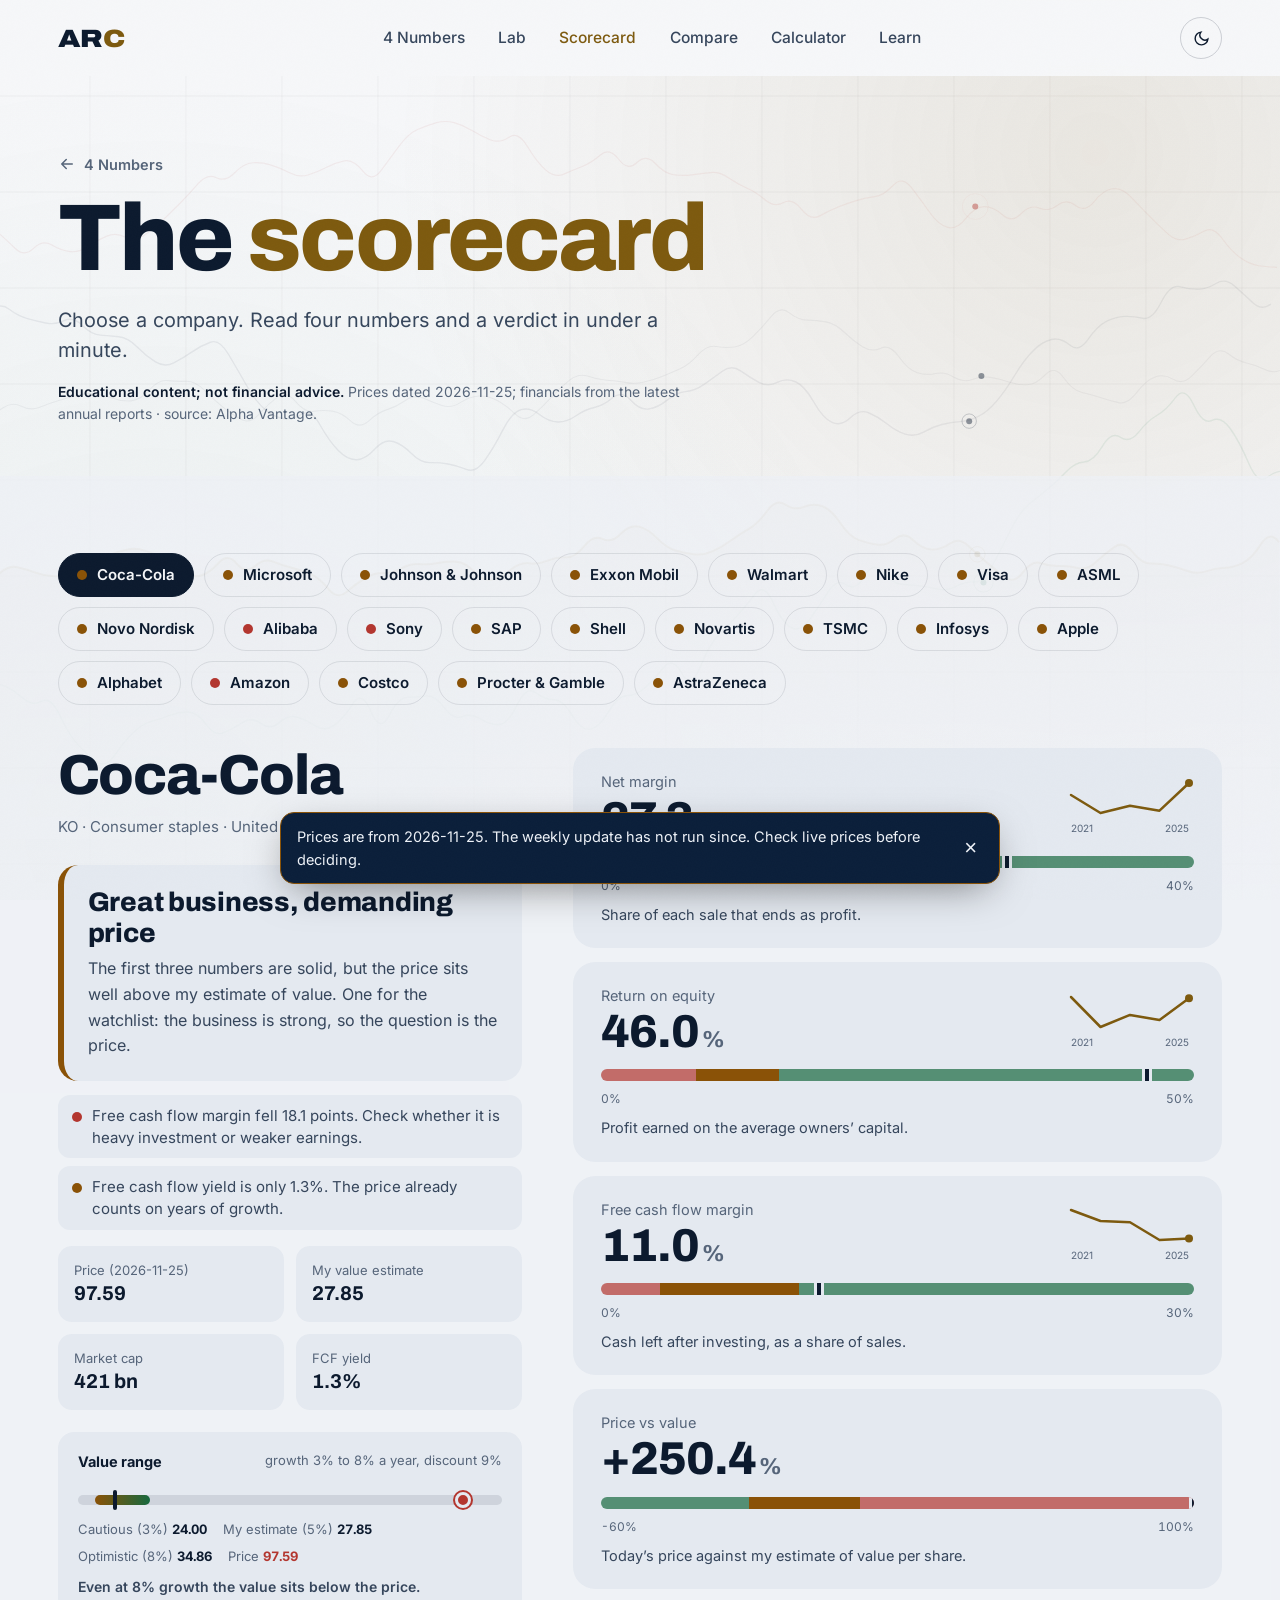
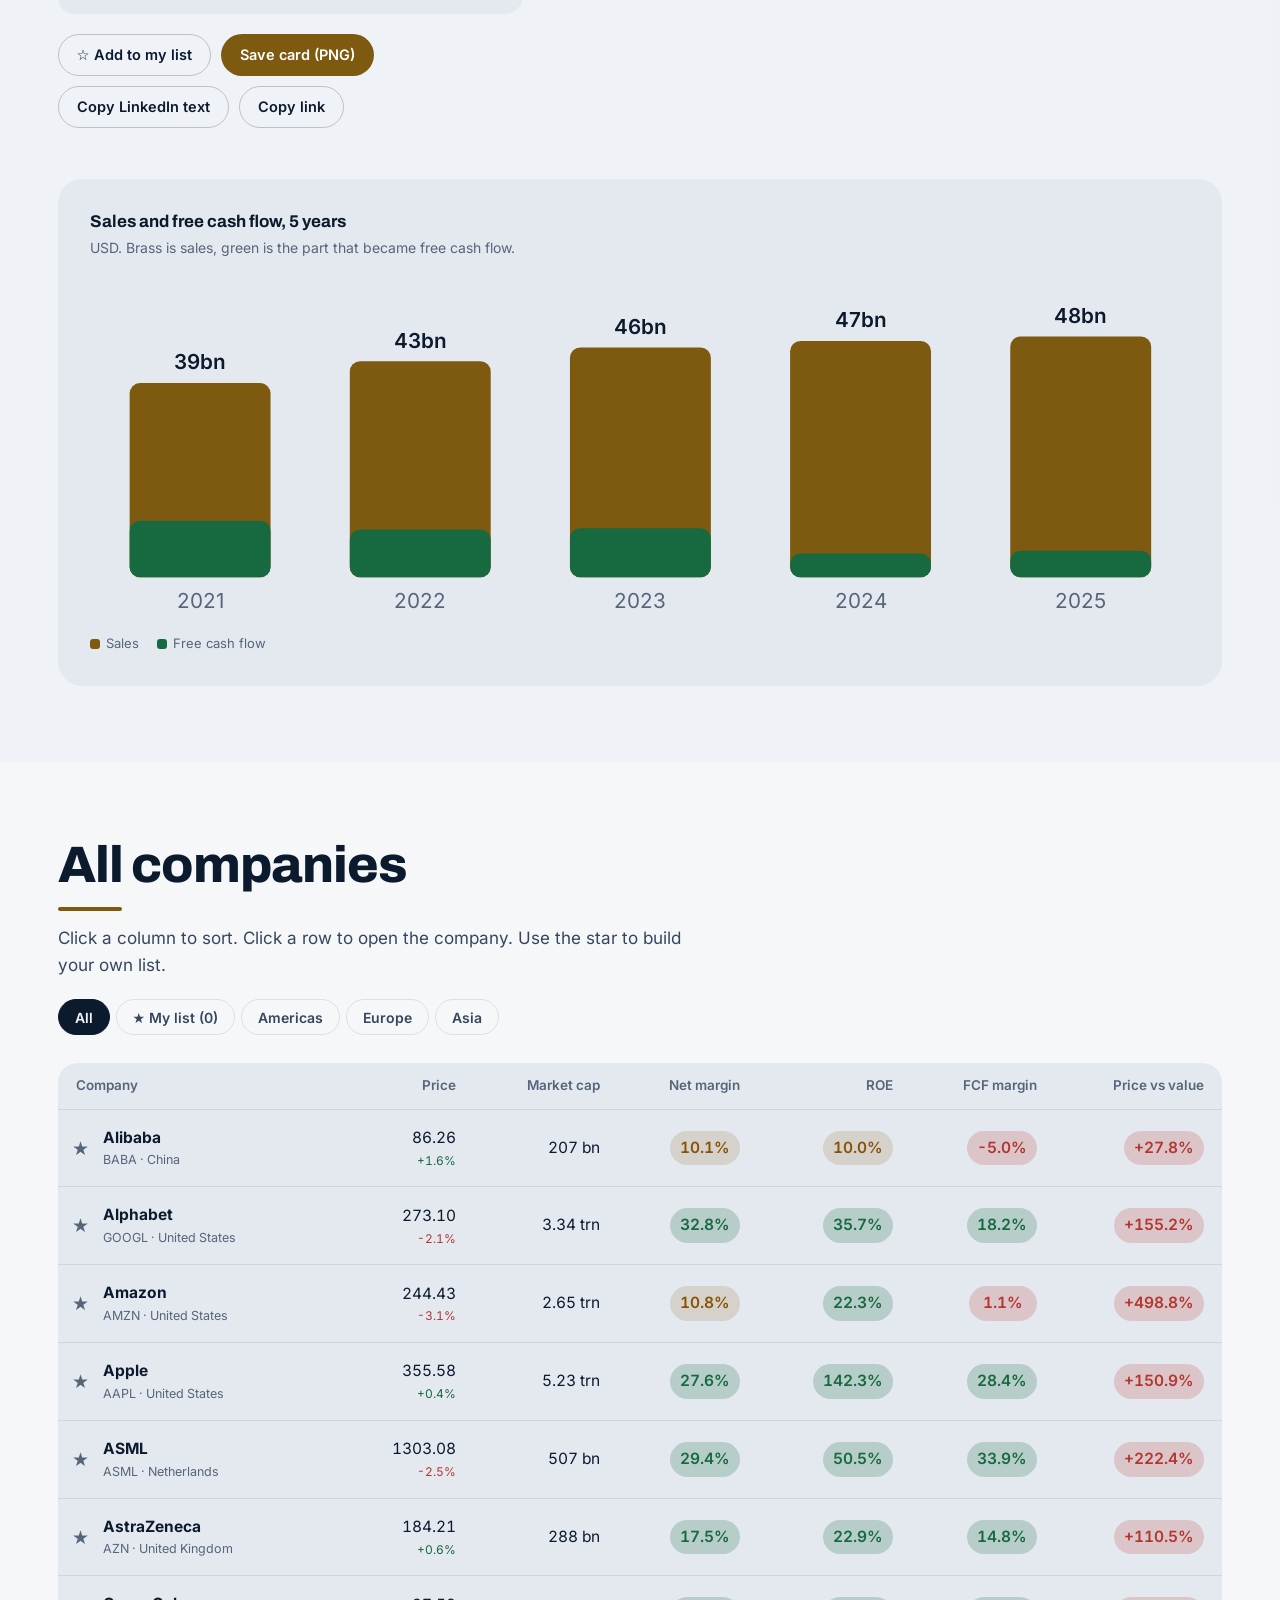
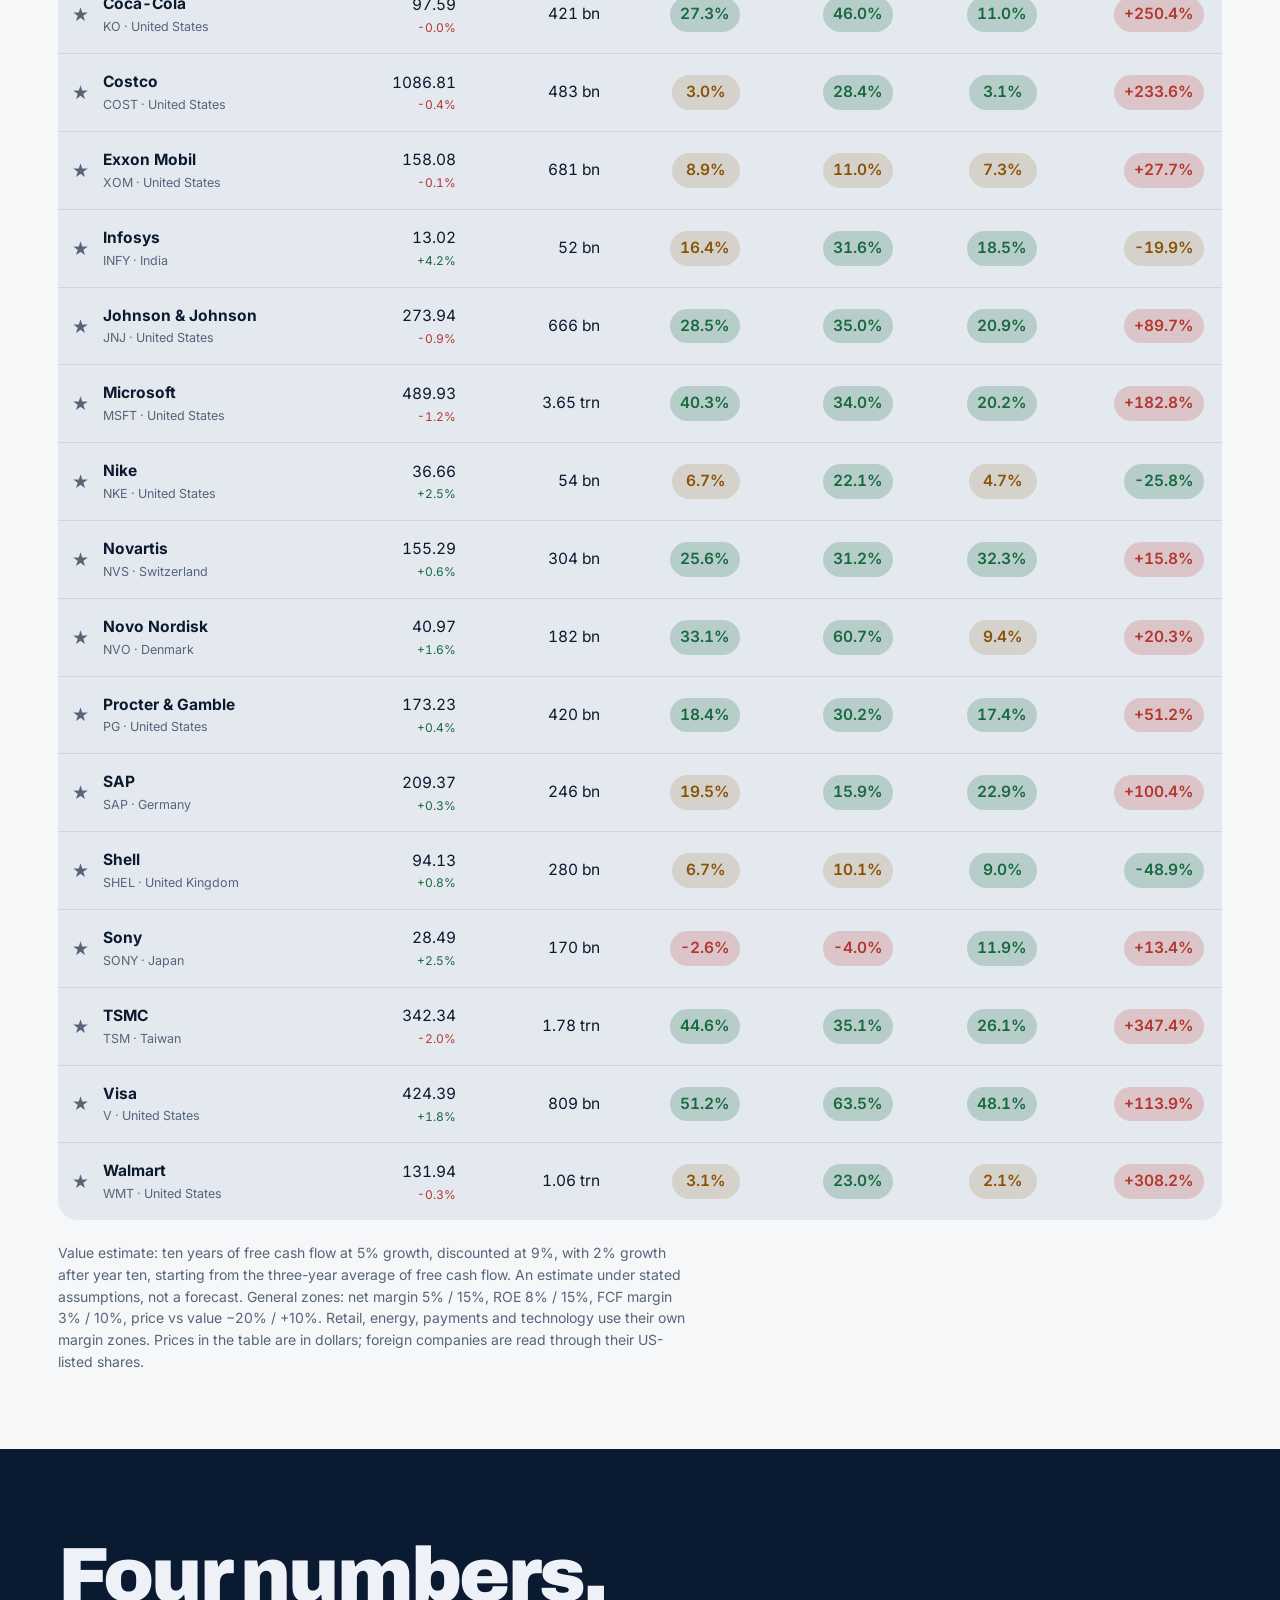
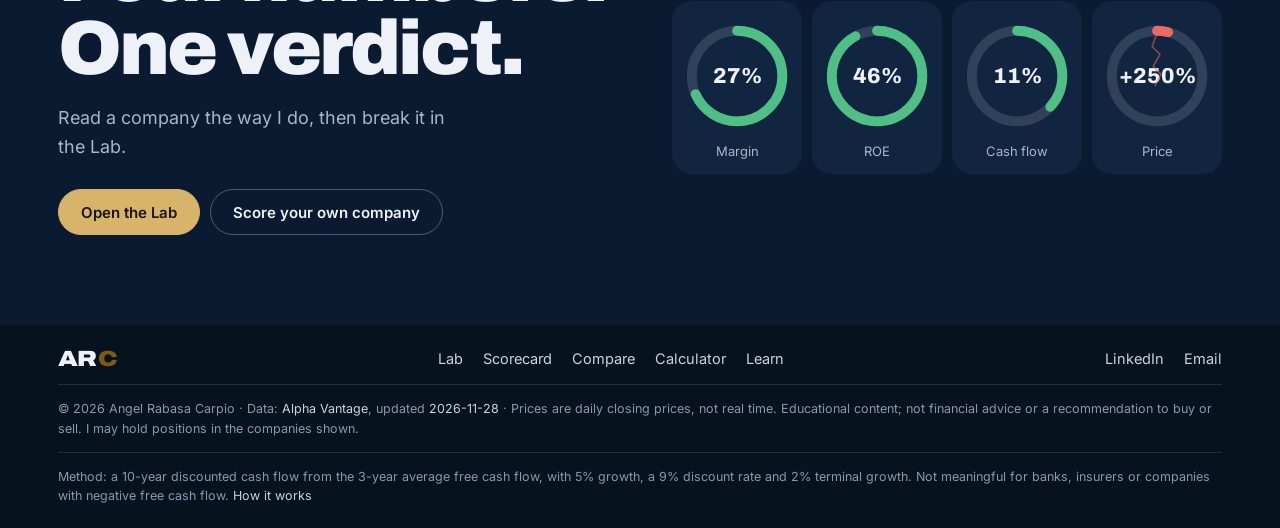
<file: 4n-scorecard.html>
<!doctype html>
<html lang="en">
<head>
<meta charset="utf-8">
<meta name="viewport" content="width=device-width,initial-scale=1,viewport-fit=cover">
<meta property="og:type" content="article">
<meta property="og:image:width" content="1200">
<meta property="og:image:height" content="627">
<meta name="twitter:card" content="summary_large_image">
<link rel="icon" href="favicon.svg" type="image/svg+xml">
<link rel="preload" href="fonts/inter-latin-wght-normal.woff2" as="font" type="font/woff2" crossorigin>
<link rel="preload" href="fonts/archivo-latin-standard-normal.woff2" as="font" type="font/woff2" crossorigin>
<style>@font-face{font-family:"Inter";font-style:normal;font-weight:100 900;font-display:swap;src:url(fonts/inter-latin-wght-normal.woff2) format("woff2")}@font-face{font-family:"Archivo";font-style:normal;font-weight:100 900;font-stretch:62% 125%;font-display:swap;src:url(fonts/archivo-latin-standard-normal.woff2) format("woff2")}</style>
<script>addEventListener("click",function(e){var a=e.target.closest&&e.target.closest("a[href]");if(a)try{sessionStorage.setItem("n4vt",e.clientX+","+e.clientY)}catch(_){}},true);addEventListener("pagereveal",function(){try{var v=(sessionStorage.getItem("n4vt")||"").split(",");if(v.length===2){document.documentElement.style.setProperty("--vx",v[0]+"px");document.documentElement.style.setProperty("--vy",v[1]+"px")}}catch(_){}});</script>

<meta name="description" content="Pick a company and read four numbers, five years of trend and a plain verdict.">
<meta property="og:url" content="https://angelrabasa.github.io/4n-scorecard.html">
<meta property="og:title" content="Scorecard · 4 Numbers · Angel Rabasa Carpio">
<meta property="og:description" content="Pick a company and read four numbers, five years of trend and a plain verdict.">
<meta property="og:image" content="https://angelrabasa.github.io/og/4n-scorecard.png">
<title>Scorecard · 4 Numbers</title>
<style>
/* Navy and brass: navy grounds that step one tone per section, brass for the one action and the figures that matter. */
:root{
  --ground:#08111f; --field-1:#0c1828; --field-2:#10203a; --field-3:#142a48; --deep:#0a1a30;
  --ink:#edf1f7; --ink-2:#b9c4d4; --ink-3:#8a98ad;
  --accent:#d7b46a; --accent-ink:#1a1406; --accent-soft:rgba(215,180,106,.13);
  --line:rgba(190,205,230,.13); --paper:#efe9de;
  --up:#4fbf86; --down:#e86b5f;
  --sans:"Inter",system-ui,-apple-system,"Segoe UI",sans-serif;
  --display:"Archivo","Inter",system-ui,sans-serif;
  --ease:cubic-bezier(.23,1,.32,1); --ease-io:cubic-bezier(.77,0,.175,1);
  color-scheme:dark;
}
@media (prefers-color-scheme:light){:root:not([data-theme="dark"]){
  --ground:#f6f7f9; --field-1:#eef1f5; --field-2:#e4e9f0; --field-3:#d8dfe9; --deep:#0b1f3a;
  --ink:#0c1a2e; --ink-2:#36465c; --ink-3:#56657a;
  --accent:#7d5a0f; --accent-ink:#ffffff; --accent-soft:rgba(125,90,15,.10);
  --line:rgba(12,26,46,.1);
  --up:#1f7a4d; --down:#b3362f;
  color-scheme:light;
}}
:root[data-theme="light"]{
  --ground:#f6f7f9; --field-1:#eef1f5; --field-2:#e4e9f0; --field-3:#d8dfe9; --deep:#0b1f3a;
  --ink:#0c1a2e; --ink-2:#36465c; --ink-3:#56657a;
  --accent:#7d5a0f; --accent-ink:#ffffff; --accent-soft:rgba(125,90,15,.10);
  --line:rgba(12,26,46,.1);
  --up:#1f7a4d; --down:#b3362f;
  color-scheme:light;
}
*{box-sizing:border-box}
html{scroll-behavior:smooth;scroll-padding-top:84px;scrollbar-color:color-mix(in srgb,var(--ink) 28%,transparent) var(--ground)}
body{margin:0;background:var(--ground);color:var(--ink);font:400 17px/1.6 var(--sans);-webkit-font-smoothing:antialiased;transition:background-color .35s ease,color .35s ease;caret-color:var(--accent)}
::selection{background:var(--accent);color:var(--accent-ink)}
a{color:inherit;text-decoration:none}
img{display:block;max-width:100%}
h1,h2,h3,h4,p,ul,ol,figure,dl,dd{margin:0}
h1,h2,h3{font-family:var(--display);text-wrap:balance}
ul,ol{list-style:none;padding:0}
:focus-visible{outline:2px solid var(--accent);outline-offset:3px;border-radius:4px}
.gut{padding-left:max(20px,4.5vw,env(safe-area-inset-left,0px));padding-right:max(20px,4.5vw,env(safe-area-inset-right,0px))}
.wrap{max-width:1360px;margin:0 auto}
.num{font-variant-numeric:tabular-nums}
svg.i{width:18px;height:18px;fill:none;stroke:currentColor;stroke-width:2;stroke-linecap:round;stroke-linejoin:round;flex:none}
.vh{position:absolute;width:1px;height:1px;overflow:hidden;clip:rect(0 0 0 0);white-space:nowrap}

/* buttons */
.btn{display:inline-flex;align-items:center;gap:10px;height:48px;padding:0 22px;border-radius:999px;font:600 15.5px/1 var(--sans);border:1.5px solid transparent;cursor:pointer;transition:transform .16s var(--ease),background-color .2s ease,color .2s ease,border-color .2s ease}
.btn:active{transform:scale(.97)}
.btn.fill{background:var(--accent);color:var(--accent-ink)}
.btn.line{border-color:color-mix(in srgb,var(--ink) 22%,transparent);color:var(--ink)}
.btn .i{transition:transform .25s var(--ease)}
@media (hover:hover) and (pointer:fine){
  .btn.fill:hover{background:color-mix(in srgb,var(--accent) 86%,var(--ink))}
  .btn.fill:hover .i{transform:translateX(3px)}
  .btn.line:hover{border-color:var(--ink)}
}

/* header */
body::before{content:"";position:fixed;inset:0 0 auto;height:env(safe-area-inset-top,0px);z-index:60;background:var(--ground)}
.bar{position:sticky;top:env(safe-area-inset-top,0px);z-index:50;background:color-mix(in srgb,var(--ground) 94%,transparent);transition:background-color .35s ease}
.bar .wrap{display:flex;align-items:center;justify-content:space-between;gap:24px;height:76px}
.logo{display:inline-flex;align-items:baseline;gap:2px;font:900 25px/1 var(--display);font-stretch:118%;letter-spacing:-.04em;color:var(--ink);transition:color .2s ease}
.logo b{color:var(--accent);font-weight:900}
@media (hover:hover) and (pointer:fine){.logo:hover{color:var(--accent)}}
.nav{display:flex;gap:clamp(18px,2.6vw,40px)}
.nav a{position:relative;font-size:15.5px;font-weight:500;color:var(--ink-2);transition:color .15s ease}
.nav a::after{content:"";position:absolute;left:0;right:0;bottom:-7px;height:2px;border-radius:2px;background:var(--accent);transform:scaleX(0);transform-origin:left;transition:transform .3s var(--ease)}
.nav a[aria-current="true"]{color:var(--ink)}.nav a[aria-current="true"]::after{transform:scaleX(1)}
@media (hover:hover) and (pointer:fine){.nav a:hover{color:var(--ink)}}
.bar-r{display:flex;align-items:center;gap:10px}
.bar .btn{height:42px;padding:0 18px;font-size:15px}
.tt{width:42px;height:42px;display:grid;place-items:center;border-radius:50%;border:1.5px solid color-mix(in srgb,var(--ink) 18%,transparent);background:none;color:var(--ink);cursor:pointer;transition:transform .16s var(--ease),border-color .2s ease}
.tt:active{transform:scale(.92)}
.tt svg{width:17px;height:17px;fill:none;stroke:currentColor;stroke-width:2;stroke-linecap:round;transition:transform .45s var(--ease)}
.tt:active svg{transform:rotate(-40deg)}
.tt .moon{display:none}
:root[data-theme="light"] .tt .sun{display:none}:root[data-theme="light"] .tt .moon{display:block}
@media (prefers-color-scheme:light){:root:not([data-theme="dark"]) .tt .sun{display:none}:root:not([data-theme="dark"]) .tt .moon{display:block}}
@media (max-width:860px){.nav{display:none}}
@media (max-width:420px){.bar .btn.hide-s{display:none}}

/* sections */
.sec{position:relative;padding-block:clamp(96px,11vw,168px);transition:background-color .35s ease}
.f1{background:var(--field-1)}.f2{background:var(--field-2)}.f3{background:var(--field-3)}
.head{display:grid;grid-template-columns:minmax(0,1fr) minmax(0,1fr);gap:clamp(24px,5vw,96px);align-items:end;margin-bottom:clamp(40px,5vw,72px)}
.head h2,.h2{font-weight:900;font-size:clamp(40px,4.6vw,72px);line-height:.95;font-stretch:115%;letter-spacing:-.035em}
.head p{font-size:clamp(17px,1.3vw,19px);color:var(--ink-2);max-width:48ch}
@media (max-width:860px){.head{grid-template-columns:1fr;align-items:start;gap:16px}}

/* figures */
.figs{display:grid;grid-template-columns:repeat(2,minmax(0,1fr));gap:22px 20px;margin-top:28px}
.figs b{display:block;font:900 clamp(30px,2.6vw,40px)/1 var(--display);font-stretch:112%;letter-spacing:-.025em}
.figs b em{font-style:normal;color:var(--accent)}
.figs span{display:block;margin-top:6px;font-size:14.5px;color:var(--ink-3)}
.more{display:inline-flex;align-items:center;gap:10px;margin-top:30px;font-weight:600;color:var(--accent)}
.more .i{transition:transform .25s var(--ease)}
@media (hover:hover) and (pointer:fine){.more:hover .i{transform:translateX(4px)}}
.inl{color:var(--accent);text-decoration:underline;text-decoration-thickness:1.5px;text-underline-offset:3px}

/* footer */
.foot{background:var(--deep);color:#eef2f8;padding-block:clamp(88px,10vw,150px) 36px;overflow:hidden}
.foot-grid{display:grid;grid-template-columns:minmax(0,1.05fr) minmax(0,.95fr);gap:clamp(36px,6vw,104px);align-items:center}
.foot h2{font-weight:900;font-size:clamp(46px,5.6vw,92px);line-height:.92;font-stretch:115%;letter-spacing:-.04em}
.foot h2 span{display:block;color:#d7b46a}
.foot .note{margin-top:22px;font-size:clamp(17px,1.3vw,19px);color:#c3cede;max-width:40ch}
.mail{display:inline-flex;align-items:center;gap:14px;margin-top:36px;font:700 clamp(19px,1.7vw,26px)/1.2 var(--display);font-stretch:105%;color:#fff;border-bottom:2px solid rgba(215,180,106,.55);padding-bottom:6px;transition:border-color .2s ease,color .2s ease;overflow-wrap:anywhere}
@media (hover:hover) and (pointer:fine){.mail:hover{border-color:#d7b46a;color:#e9cf96}}
.foot-act{display:flex;flex-wrap:wrap;gap:12px;margin-top:28px}
.foot .btn.fill{background:#d7b46a;color:#1a1406}
.foot .btn.line{border-color:rgba(238,242,248,.3);color:#eef2f8}
@media (hover:hover) and (pointer:fine){.foot .btn.fill:hover{background:#e6cb92}.foot .btn.line:hover{border-color:#eef2f8}}
.copyb{height:48px;padding:0 18px;border-radius:999px;border:1.5px solid rgba(238,242,248,.3);background:none;color:#eef2f8;font:600 15px/1 var(--sans);cursor:pointer;transition:transform .16s var(--ease),border-color .2s ease}
.copyb:active{transform:scale(.96)}
@media (hover:hover) and (pointer:fine){.copyb:hover{border-color:#eef2f8}}
.word{margin-top:clamp(64px,8vw,112px);font:900 clamp(48px,11.6vw,200px)/.82 var(--display);font-stretch:120%;letter-spacing:-.055em;color:#244a7a;white-space:nowrap;text-align:center}
.small{display:flex;justify-content:space-between;flex-wrap:wrap;gap:8px 24px;margin-top:28px;font-size:13.5px;color:#a3b4ca}
.small a{text-decoration:underline;text-underline-offset:3px}
@media (max-width:900px){.foot-grid{grid-template-columns:minmax(0,1fr)}}

/* reveals: content rises as each section enters */
.js .rv{opacity:0;transform:translateY(26px);transition:opacity .8s var(--ease),transform .8s var(--ease);transition-delay:var(--d,0s)}
.js .rv.in{opacity:1;transform:none}
.js .rv-clip{clip-path:inset(10% 6% 10% 6% round 18px);transition:clip-path 1.1s var(--ease-io)}
.js .rv-clip.in{clip-path:inset(0 0 0 0 round 18px)}
@media (prefers-reduced-motion:reduce){html{scroll-behavior:auto}*,*::before,*::after{animation:none!important}.js .rv{transform:none;transition:opacity .4s ease}.js .rv-clip{clip-path:none;transition:none}}

/* magazine cover: The Fortnight */
.cover{--cv-ink:#eef2f8;--cv-mute:#a3b4ca;--cv-acc:#d7b46a;--cv-bg:#0b1a2e;position:relative;display:block;aspect-ratio:3/4;container-type:inline-size;overflow:hidden;border-radius:6px;background:var(--cv-bg);color:var(--cv-ink);transition:transform .35s var(--ease)}
:root[data-theme="light"] .cover{--cv-bg:#0b1f3a}
@media (prefers-color-scheme:light){:root:not([data-theme="dark"]) .cover{--cv-bg:#0b1f3a}}
@media (hover:hover) and (pointer:fine){a.cover:hover{transform:translateY(-4px) rotate(-.4deg)}}
a.cover:active{transform:scale(.985)}
.cover>span,.cover>svg{position:absolute}
.cv-top{left:5cqi;right:5cqi;top:4.2cqi;display:flex;justify-content:space-between;gap:3cqi;font:600 2.6cqi/1 var(--sans);letter-spacing:.08em;text-transform:uppercase;color:var(--cv-mute)}
.cv-mast{left:4.4cqi;top:8.6cqi;font:900 13.4cqi/.82 var(--display);font-stretch:100%;letter-spacing:-.05em;text-transform:uppercase;color:var(--cv-ink)}
.cv-mast b{color:var(--cv-acc);font-weight:900}
.cv-by{left:5cqi;top:23.6cqi;font:500 3cqi/1 var(--sans);color:var(--cv-mute);letter-spacing:.02em}
.cv-hl{left:5cqi;top:31cqi;width:50cqi;display:grid;gap:2.2cqi}
.cv-kick{display:inline-block;justify-self:start;padding:1.1cqi 2.2cqi;border-radius:1cqi;background:var(--cv-acc);color:#1a1406;font:800 2.7cqi/1 var(--sans);letter-spacing:.06em;text-transform:uppercase}
.cv-h{font:900 7.4cqi/.94 var(--display);font-stretch:108%;letter-spacing:-.03em}
.cv-dk{font:500 3.3cqi/1.3 var(--sans);color:var(--cv-mute)}
.cv-art{right:5cqi;top:47cqi;width:34cqi;height:auto}
.cv-foot{left:5cqi;right:5cqi;bottom:4.5cqi;display:grid;grid-template-columns:auto 1fr auto;gap:5cqi;align-items:end;padding-top:3cqi}
.cv-stat{display:flex;align-items:end;gap:2cqi}
.cv-stat b{font:900 8.4cqi/.8 var(--display);font-stretch:108%;color:var(--cv-acc)}
.cv-stat>span,.cv-next{font:500 2.7cqi/1.25 var(--sans);color:var(--cv-mute)}
.cv-next b{display:block;font-weight:700;color:var(--cv-ink);text-transform:uppercase;letter-spacing:.06em;margin-bottom:.6cqi}
.cv-bar{width:14cqi;height:8cqi;background:repeating-linear-gradient(90deg,#eef2f8 0 .5cqi,transparent .5cqi .9cqi,#eef2f8 .9cqi 1.6cqi,transparent 1.6cqi 2cqi,#eef2f8 2cqi 2.3cqi,transparent 2.3cqi 2.9cqi);opacity:.8;border-radius:.4cqi}
/* the general cover lists every section of the magazine */
.cs-list{left:5cqi;right:5cqi;bottom:20cqi;display:grid;grid-template-columns:1fr 1fr;gap:3.4cqi 4cqi}
.cs-row{display:grid;gap:.9cqi;padding-left:2.4cqi;border-left:.6cqi solid var(--cv-acc)}
.cs-row.off{border-left-color:rgba(163,180,202,.4)}
.cs-k{display:flex;align-items:baseline;gap:1.8cqi;font:800 2.7cqi/1 var(--sans);letter-spacing:.07em;text-transform:uppercase;color:var(--cv-acc)}
.cs-row.off .cs-k{color:var(--cv-mute)}
.cs-k i{font-style:normal;font-weight:600;font-size:2.3cqi;color:var(--cv-mute);letter-spacing:.05em}
.cs-t{font:800 3.9cqi/1.08 var(--display);letter-spacing:-.015em;color:var(--cv-ink)}
.cs-row.off .cs-t{color:#c9d5e3}
.cs-art{left:5cqi;right:5cqi;top:28cqi;width:90cqi;height:auto}

/* back link and crumb, for inner pages */
.back .i{transition:transform .25s var(--ease)}
@media (hover:hover) and (pointer:fine){.back:hover .i{transform:translateX(-3px)}}
.crumb{display:inline-flex;align-items:center;gap:8px;font-size:15px;font-weight:600;color:var(--ink-2);transition:color .2s ease}
@media (hover:hover) and (pointer:fine){.crumb:hover{color:var(--accent)}}
@media (max-width:560px){.back .t{display:none}.bar .btn.back{width:42px;padding:0;justify-content:center}}

.foot-cal{border-radius:20px;background:rgba(238,242,248,.05);padding:clamp(22px,3vw,40px)}
.cal-h{font:800 clamp(20px,1.9vw,26px)/1.1 var(--display);font-stretch:108%;letter-spacing:-.015em;color:#eef2f8}
.cal{display:grid;grid-template-columns:repeat(6,minmax(0,1fr));gap:18px 12px;margin-top:24px}
.cal li{display:grid;grid-template-columns:1fr 1fr;gap:6px}
.cal .m{grid-column:1/-1;font-size:13.5px;font-weight:600;color:#a3b4ca}
.cal i{display:block;aspect-ratio:1;border-radius:6px;background:rgba(238,242,248,.08);transition:background-color .3s ease,transform .3s var(--ease)}
.cal i.on{background:#d7b46a}
.cal i.next{background:rgba(215,180,106,.28)}
@media (hover:hover) and (pointer:fine){.cal i:hover{transform:scale(1.08)}}
.cal-k{display:flex;gap:20px;margin-top:20px;font-size:14px;color:#a3b4ca}
.cal-k span{display:inline-flex;align-items:center;gap:8px}
.cal-k i{width:12px;height:12px;border-radius:3px;background:rgba(238,242,248,.12)}
.cal-k i.on{background:#d7b46a}
@media (max-width:520px){.cal{grid-template-columns:repeat(4,minmax(0,1fr))}}

:root{--navy:#0a1a30;--navy-2:#112440;--navy-3:#0e2038;--navy-4:#183055;--abyss:#07121f;--paper:#eef2f8;--paper-2:#b9c4d4;--slate:#c9d3e2;--slate-2:#a9b6ca;--mute:#8a98ad;--brass:#d7b46a;--amber:#e9a83c;--green-d:#4fbf86;--red-d:#e86b5f}
/* ===== Design tokens (8px grid, fluid type, motion) ===== */
:root{
  --s1:8px;--s2:16px;--s3:24px;--s4:32px;--s5:48px;--s6:64px;--s7:96px;
  --r-s:8px;--r-m:16px;--r-l:24px;--r-pill:999px;
  --sh-1:0 1px 2px rgba(0,0,0,.18),0 4px 12px -4px rgba(0,0,0,.28);
  --sh-2:0 2px 4px rgba(0,0,0,.2),0 16px 32px -12px rgba(0,0,0,.4);
  --fs-0:clamp(14px,.9vw + 11px,15px);--fs-1:clamp(16px,.5vw + 14px,18px);--fs-2:clamp(20px,1vw + 16px,26px);
  --fs-3:clamp(28px,2.4vw + 18px,48px);--fs-4:clamp(40px,6.4vw,96px);
  --dur-fast:150ms;--dur-base:300ms;--dur-slow:700ms;
  --ease-out-expo:cubic-bezier(.16,1,.3,1);
  --spring:cubic-bezier(.34,1.4,.64,1);
  --stagger:50ms;
  --grain:url("data:image/svg+xml,%3Csvg xmlns='http://www.w3.org/2000/svg' width='120' height='120'%3E%3Cfilter id='n'%3E%3CfeTurbulence type='fractalNoise' baseFrequency='.8' numOctaves='2' stitchTiles='stitch'/%3E%3C/filter%3E%3Crect width='100%25' height='100%25' filter='url(%23n)' opacity='.5'/%3E%3C/svg%3E");
}
@media (prefers-color-scheme:light){:root:not([data-theme="dark"]){--up:#17693f;--mid:#8a5207;--sh-1:0 1px 2px rgba(10,20,40,.08),0 4px 12px -4px rgba(10,20,40,.12);--sh-2:0 2px 4px rgba(10,20,40,.08),0 16px 32px -12px rgba(10,20,40,.2)}}
:root[data-theme="light"]{--up:#17693f;--mid:#8a5207;--sh-1:0 1px 2px rgba(10,20,40,.08),0 4px 12px -4px rgba(10,20,40,.12);--sh-2:0 2px 4px rgba(10,20,40,.08),0 16px 32px -12px rgba(10,20,40,.2)}
body::after{content:"";position:fixed;inset:0;pointer-events:none;background:var(--grain);opacity:.035;z-index:100}
.skip{position:absolute;left:16px;top:-56px;z-index:200;background:var(--accent);color:var(--accent-ink);padding:12px 16px;border-radius:var(--r-s);font-weight:600;transition:top var(--dur-fast)}
.skip:focus{top:8px}
:focus-visible{outline:2px solid var(--accent);outline-offset:3px}
/* Reduced motion: no transforms/scroll animation anywhere on 4 Numbers pages; state changes stay instant or fade only */
@media (prefers-reduced-motion:reduce){
  *,*::before,*::after{animation-duration:.01ms!important;animation-iteration-count:1!important;transition-duration:.01ms!important;scroll-behavior:auto!important}
  .rv,.mv{transform:none!important}
  ::view-transition-group(*),::view-transition-old(*),::view-transition-new(*){animation:none!important}
}
:root{--mid:var(--amber);--num:"Archivo","Inter",system-ui,sans-serif}
.dial,.bigv strong,.bc,.t td,.m .v,.nv{font-variant-numeric:tabular-nums lining-nums}
/* 4 Numbers product pages */
.n4h{padding-top:clamp(36px,6vw,88px);padding-bottom:clamp(28px,4vw,56px)}
.n4h h1{font-weight:800;font-size:clamp(42px,7.4vw,104px);line-height:.95;letter-spacing:-.03em;max-width:13ch}
.n4h h1>span:not(.w){color:var(--accent)}
.n4h .lede{margin-top:22px;max-width:50ch;font-size:clamp(18px,1.55vw,22px);line-height:1.5;color:var(--ink-2)}
.n4h .fine{margin-top:16px}
.crumb{display:inline-flex;align-items:center;gap:8px;font-size:14.5px;color:var(--ink-3);margin-bottom:18px}
.crumb:hover{color:var(--ink)}
.fine{font-size:14px;line-height:1.55;color:var(--ink-3);max-width:70ch}
.fine b{color:var(--ink);font-weight:600}
.sec2{padding-top:clamp(44px,6vw,96px);padding-bottom:clamp(44px,6vw,96px)}
.sec2.alt{background:var(--field-1)}
.sec2 h2{font-weight:800;font-size:clamp(30px,4vw,54px);line-height:1;letter-spacing:-.02em;max-width:20ch}
.sec2 .sub{margin-top:14px;color:var(--ink-2);max-width:58ch;font-size:17px}
.row{display:flex;flex-wrap:wrap;gap:12px;margin-top:28px}

/* hub hero */
.hub{display:grid;grid-template-columns:minmax(0,7fr) minmax(0,5fr);gap:clamp(28px,5vw,80px);align-items:center}
@media (max-width:900px){.hub{grid-template-columns:1fr}}
.dials{display:grid;grid-template-columns:1fr 1fr;gap:14px;padding:clamp(18px,2.4vw,30px);border-radius:28px;background:var(--field-2)}
.dials .dh{grid-column:1/-1;font:700 15px/1.3 var(--sans);color:var(--ink-3)}
.dials .dh b{color:var(--ink)}
.dial{display:grid;justify-items:center;gap:6px;padding:14px 8px;border-radius:20px;background:var(--field-1)}
.dial svg{width:100%;max-width:120px;height:auto}
.dial .trk{fill:none;stroke:var(--line);stroke-width:10}
.dial .arc{fill:none;stroke-width:10;stroke-linecap:round;transform:rotate(-90deg);transform-origin:60px 60px;transition:stroke-dashoffset .9s var(--ease)}
.dial .arc.g{stroke:var(--up)}.dial .arc.a{stroke:var(--mid)}.dial .arc.r{stroke:var(--down)}
.dial .v{font:800 22px/1 var(--display);fill:var(--ink);text-anchor:middle}
.dial small{font-size:13px;color:var(--ink-3)}

/* chips + verdict + metrics */
.chips{display:flex;flex-wrap:wrap;gap:10px}
.chip{appearance:none;border:1.5px solid var(--line);background:transparent;color:var(--ink);font:600 15px/1 var(--sans);height:44px;padding:0 18px;border-radius:999px;cursor:pointer;display:inline-flex;align-items:center;gap:10px;transition:transform .16s var(--ease),background-color .2s,border-color .2s}
.chip:active{transform:scale(.97)}
.chip i{width:10px;height:10px;border-radius:50%;background:var(--ink-3)}
.chip i.g{background:var(--up)}.chip i.a{background:var(--mid)}.chip i.r{background:var(--down)}
.chip[aria-pressed="true"]{background:var(--ink);color:var(--ground);border-color:var(--ink)}
@media (hover:hover) and (pointer:fine){.chip:hover{border-color:var(--ink)}}
.stage{display:grid;grid-template-columns:minmax(0,5fr) minmax(0,7fr);gap:clamp(28px,4vw,72px);margin-top:clamp(24px,3.4vw,44px);align-items:start}
@media (max-width:900px){.stage{grid-template-columns:1fr}}
.who h2{font-weight:800;font-size:clamp(34px,4.4vw,60px);line-height:1;letter-spacing:-.02em}
.who .meta{margin-top:10px;color:var(--ink-3);font-size:15px}
.verdict{margin-top:26px;padding:22px 24px;border-radius:20px;background:var(--field-2);border-left:6px solid var(--ink-3)}
.verdict.g{border-color:var(--up)}.verdict.a{border-color:var(--mid)}.verdict.r{border-color:var(--down)}
.verdict b{display:block;font:800 clamp(21px,2.1vw,29px)/1.15 var(--display);letter-spacing:-.01em}
.verdict p{margin-top:8px;color:var(--ink-2);font-size:16px}
.keys{display:grid;grid-template-columns:repeat(2,1fr);gap:12px;margin-top:16px}
.keys div{padding:14px 16px;border-radius:14px;background:var(--field-2)}
.keys small{display:block;font-size:13px;color:var(--ink-3)}
.keys strong{font:700 20px/1.2 var(--display)}
.acts{display:flex;flex-wrap:wrap;gap:10px;margin-top:20px}
.btn.sm{height:42px;font-size:14.5px;padding:0 18px}
.metrics{display:grid;gap:14px}
.m{padding:22px clamp(18px,2.2vw,28px);border-radius:22px;background:var(--field-2);display:grid;grid-template-columns:minmax(0,1fr) 128px;gap:8px 20px;align-items:center}
@media (max-width:520px){.m{grid-template-columns:1fr}}
.m .lab{font-size:14.5px;color:var(--ink-3)}
.m .big{font:800 clamp(34px,3.6vw,50px)/1 var(--display);letter-spacing:-.02em;margin-top:2px}
.m .big em{font-style:normal;font-size:.5em;color:var(--ink-3);margin-left:3px}
.m .why{grid-column:1/-1;font-size:14.5px;color:var(--ink-2)}
.gauge{grid-column:1/-1;position:relative;height:12px;border-radius:99px;overflow:hidden;display:flex;margin-top:6px}
.gauge span{height:100%}
.gauge .r{background:color-mix(in srgb,var(--down) 70%,var(--field-2))}
.gauge .a{background:var(--mid)}
.gauge .g{background:color-mix(in srgb,var(--up) 70%,var(--field-2))}
.pin{position:absolute;top:-4px;width:4px;height:20px;border-radius:2px;background:var(--ink);box-shadow:0 0 0 3px var(--field-2);transition:left .7s var(--ease)}
.gscale{grid-column:1/-1;display:flex;justify-content:space-between;font-size:12px;color:var(--ink-3)}
.spark{width:128px;height:56px;justify-self:end}
.spark path{fill:none;stroke:var(--accent);stroke-width:2.5;stroke-linecap:round;stroke-linejoin:round}
.spark circle{fill:var(--accent)}
.spark text{fill:var(--ink-3);font-size:10px;font-family:var(--sans)}

/* revenue bars */
.rev{margin-top:clamp(28px,4vw,56px);padding:clamp(20px,2.6vw,32px);border-radius:24px;background:var(--field-2)}
.rev h3{font:700 17px/1.3 var(--display)}
.rev p{font-size:14px;color:var(--ink-3);margin-top:4px}
.rev svg{width:100%;height:auto;margin-top:18px}
.rev .b{fill:var(--accent);transition:opacity .2s}
.rev .b.f{fill:var(--up)}
.rev text{fill:var(--ink-3);font:12px var(--sans)}
.rev .vv{fill:var(--ink);font-weight:600}
.legend{display:flex;gap:18px;margin-top:10px;font-size:13px;color:var(--ink-3)}
.legend i{display:inline-block;width:10px;height:10px;border-radius:3px;margin-right:6px;vertical-align:-1px}

/* table */
.tw{margin-top:28px;overflow-x:auto;border-radius:20px;background:var(--field-2)}
table.t{width:100%;border-collapse:collapse;min-width:640px}
.t th,.t td{padding:16px 18px;text-align:right;font-size:15.5px;white-space:nowrap}
.t th:first-child,.t td:first-child{text-align:left}
.t thead th{font:600 13.5px/1 var(--sans);color:var(--ink-3);border-bottom:1px solid var(--line)}
.t th button{all:unset;cursor:pointer;display:inline-flex;gap:6px;align-items:center}
.t th button:focus-visible{outline:2px solid var(--accent);outline-offset:4px;border-radius:4px}
.t tbody tr{border-top:1px solid var(--line);cursor:pointer}
.t tbody tr:first-child{border-top:0}
@media (hover:hover){.t tbody tr:hover{background:var(--accent-soft)}}
.t td .z{display:inline-block;min-width:68px;padding:5px 10px;border-radius:99px;font-weight:600;text-align:center}
.t .z.g{background:color-mix(in srgb,var(--up) 22%,transparent);color:var(--up)}
.t .z.a{background:color-mix(in srgb,var(--mid) 16%,transparent);color:var(--mid)}
.t .z.r{background:color-mix(in srgb,var(--down) 20%,transparent);color:var(--down)}
.t td strong{font-weight:700}
.t td small{display:block;color:var(--ink-3);font-size:12.5px}

/* tiles */
.tiles{display:grid;grid-template-columns:repeat(auto-fit,minmax(205px,1fr));gap:16px;margin-top:32px}
.tile{display:grid;gap:14px;padding:22px;border-radius:24px;background:var(--field-2);transition:transform .25s var(--ease),background-color .2s}
.tile svg.ill{width:100%;height:auto;border-radius:14px;background:var(--field-1)}
.tile b{font:800 22px/1.15 var(--display);letter-spacing:-.01em}
.tile p{font-size:15.5px;color:var(--ink-2)}
.tile .go{display:inline-flex;align-items:center;gap:8px;font-weight:600;font-size:15px;color:var(--accent)}
@media (hover:hover) and (pointer:fine){.tile:hover{transform:translateY(-4px);background:var(--field-3)}}
.ill .p{fill:var(--accent)}.ill .q{fill:var(--up)}.ill .s{fill:var(--down)}.ill .l{stroke:var(--ink-3);fill:none;stroke-width:2;stroke-linecap:round;stroke-linejoin:round}.ill .t1{fill:var(--ink-3);font:600 11px var(--sans)}.ill .k{fill:var(--line)}

/* picks */
.picks{display:grid;grid-template-columns:repeat(auto-fit,minmax(260px,1fr));gap:16px;margin-top:30px}
.pick{display:grid;gap:12px;padding:22px;border-radius:24px;background:var(--field-2);border-top:5px solid var(--ink-3);transition:transform .25s var(--ease)}
.pick.g{border-color:var(--up)}.pick.a{border-color:var(--mid)}.pick.r{border-color:var(--down)}
.pick h3{font:800 24px/1.1 var(--display)}
.pick small{color:var(--ink-3);font-size:13.5px}
.pick .dots{display:flex;gap:8px;align-items:center}
.pick .dots i{width:14px;height:14px;border-radius:50%}
.pick .dots i.g{background:var(--up)}.pick .dots i.a{background:var(--mid)}.pick .dots i.r{background:var(--down)}.pick .dots i.n{background:var(--line)}
.pick p{font-size:15px;color:var(--ink-2)}
@media (hover:hover) and (pointer:fine){.pick:hover{transform:translateY(-4px)}}

/* trust band */
.trust{display:grid;grid-template-columns:repeat(auto-fit,minmax(220px,1fr));gap:14px;margin-top:28px}
.trust div{padding:20px;border-radius:18px;background:var(--field-2)}
.trust b{display:block;font:800 19px/1.2 var(--display)}
.trust p{margin-top:6px;font-size:14.5px;color:var(--ink-2)}

/* forms */
.form{display:grid;grid-template-columns:minmax(0,5fr) minmax(0,7fr);gap:clamp(24px,4vw,64px);margin-top:clamp(24px,3.4vw,44px);align-items:start}
@media (max-width:900px){.form{grid-template-columns:1fr}}
.fields{display:grid;gap:12px;padding:clamp(18px,2.4vw,28px);border-radius:24px;background:var(--field-2)}
.fields .fh{font:700 15px/1.3 var(--sans);color:var(--ink-3)}
.fld{display:grid;gap:6px}
.fld label{font-size:14px;color:var(--ink-2)}
.fld input,.sel{height:46px;padding:0 14px;border-radius:12px;border:1.5px solid var(--line);background:var(--field-1);color:var(--ink);font:500 16px var(--sans);width:100%}
.fld input:focus,.sel:focus{outline:2px solid var(--accent);outline-offset:1px;border-color:transparent}
.two{display:grid;grid-template-columns:1fr 1fr;gap:12px}
.hint{font-size:12.5px;color:var(--ink-3)}
.toast{position:fixed;left:50%;bottom:28px;transform:translate(-50%,20px);padding:12px 20px;border-radius:99px;background:var(--ink);color:var(--ground);font:600 14.5px var(--sans);opacity:0;pointer-events:none;transition:opacity .25s,transform .25s var(--ease);z-index:90}
.toast.on{opacity:1;transform:translate(-50%,0)}

/* compare */
.pickers{display:grid;grid-template-columns:1fr auto 1fr;gap:14px;align-items:center;margin-top:30px}
.pickers span{font:800 18px var(--display);color:var(--ink-3)}
@media (max-width:640px){.pickers{grid-template-columns:1fr}.pickers span{text-align:center}}
.vs{display:grid;grid-template-columns:minmax(0,7fr) minmax(0,5fr);gap:clamp(24px,4vw,64px);margin-top:32px;align-items:start}
@media (max-width:900px){.vs{grid-template-columns:1fr}}
.vrow{padding:20px clamp(16px,2vw,26px);border-radius:20px;background:var(--field-2);margin-bottom:12px}
.vrow .vh{font:600 14.5px var(--sans);color:var(--ink-3);margin-bottom:12px;display:flex;justify-content:space-between;gap:10px}
.vbar{display:grid;grid-template-columns:78px 1fr 62px;gap:12px;align-items:center;margin-top:8px;font-size:14.5px}
.vbar .tr{height:14px;border-radius:99px;background:var(--field-1);overflow:hidden}
.vbar .fl{display:block;height:100%;border-radius:99px;transition:width .7s var(--ease)}
.vbar.a .fl{background:var(--accent)}.vbar.b .fl{background:var(--ink-2)}
.vbar b{text-align:right;font-weight:700}
.vbar.win b{color:var(--up)}
.radar{padding:22px;border-radius:24px;background:var(--field-2)}
.radar svg{width:100%;height:auto}
.radar .ring{fill:none;stroke:var(--line)}
.radar .ax{stroke:var(--line)}
.radar .pa{fill:color-mix(in srgb,var(--accent) 28%,transparent);stroke:var(--accent);stroke-width:2.5}
.radar .pb{fill:color-mix(in srgb,var(--ink) 12%,transparent);stroke:var(--ink-2);stroke-width:2.5}
.radar text{fill:var(--ink-3);font:12.5px var(--sans);text-anchor:middle}
.verdicts{display:grid;grid-template-columns:1fr 1fr;gap:12px;margin-top:14px}
@media (max-width:520px){.verdicts{grid-template-columns:1fr}}
.verdicts .verdict{margin:0;padding:16px 18px}
.verdicts .verdict b{font-size:17px}
.verdicts .verdict p{font-size:14px}

/* learn */
.lrow{display:grid;grid-template-columns:minmax(0,5fr) minmax(0,6fr);gap:clamp(24px,4vw,72px);align-items:center;padding-block:clamp(28px,4vw,56px);border-top:1px solid var(--line)}
.lrow:first-of-type{border-top:0}
.lrow.flip{grid-template-columns:minmax(0,6fr) minmax(0,5fr)}
.lrow.flip .art{order:2}
@media (max-width:900px){.lrow,.lrow.flip{grid-template-columns:1fr}.lrow.flip .art{order:0}}
.art{padding:clamp(16px,2vw,26px);border-radius:26px;background:var(--field-2)}
.art svg{width:100%;height:auto;display:block}
.lrow h3{font:800 clamp(26px,3vw,40px)/1.05 var(--display);letter-spacing:-.02em}
.lrow .rule{margin-top:12px;font-weight:600;color:var(--accent)}
.lrow p{margin-top:12px;font-size:17px;color:var(--ink-2);max-width:52ch}
.lrow ul{margin-top:14px;display:grid;gap:8px;font-size:15.5px;color:var(--ink-2)}
.lrow li{padding-left:20px;position:relative}
.lrow li::before{content:"";position:absolute;left:0;top:.65em;width:8px;height:8px;border-radius:2px;background:var(--accent)}
.il .p{fill:var(--accent)}.il .q{fill:var(--up)}.il .s{fill:var(--down)}.il .n{fill:var(--ink-3)}.il .o{fill:var(--field-3)}
.il .l{stroke:var(--ink-3);fill:none;stroke-width:2;stroke-linecap:round}
.il text{fill:var(--ink);font:600 13px var(--sans)}.il text.m2{fill:var(--ink-3);font-weight:500;font-size:12px}.il text.bg{font:800 28px var(--display)}
.il text.w{fill:#fff}
.gl{display:grid;grid-template-columns:repeat(auto-fit,minmax(300px,1fr));gap:12px;margin-top:28px}
.gl div{padding:18px 20px;border-radius:16px;background:var(--field-2)}
.gl dt{font:700 17px var(--display)}
.gl dd{margin-top:4px;font-size:15px;color:var(--ink-2)}
details.q{border-radius:16px;background:var(--field-2);padding:0 20px;margin-top:10px}
details.q summary{cursor:pointer;list-style:none;padding:18px 0;font:700 17px var(--display);display:flex;justify-content:space-between;gap:16px}
details.q summary::after{content:"+";font-size:22px;line-height:1;color:var(--accent)}
details.q[open] summary::after{content:"\2212"}
details.q p{padding-bottom:18px;color:var(--ink-2);font-size:16px;max-width:70ch}
.cta{margin-top:20px;padding:clamp(26px,4vw,48px);border-radius:28px;background:var(--deep);color:var(--paper);display:flex;flex-wrap:wrap;gap:20px;align-items:center;justify-content:space-between}
.cta h3{font:800 clamp(24px,3vw,38px)/1.05 var(--display);letter-spacing:-.02em;max-width:18ch}

.subnav{display:none}
@media (max-width:900px){.subnav{display:flex;gap:8px;overflow-x:auto;padding:0 max(20px,4.5vw) 12px;scrollbar-width:none}.subnav::-webkit-scrollbar{display:none}
.subnav a{flex:none;height:36px;padding:0 14px;display:inline-flex;align-items:center;border-radius:99px;border:1.5px solid var(--line);font:600 14px var(--sans);color:var(--ink-2)}
.subnav a[aria-current="page"]{background:var(--ink);color:var(--ground);border-color:var(--ink)}}
.nav a[aria-current="page"]{color:var(--accent)}

/* closing */
.close{--mid:var(--amber);background:var(--navy);color:var(--paper);padding:clamp(48px,7vw,104px) max(20px,4.5vw);--field-1:var(--navy-2);--field-2:var(--navy-2);--line:rgba(238,242,248,.14);--ink:var(--paper);--ink-3:var(--mute);--up:var(--green-d);--accent:var(--brass);--down:var(--red-d)}
.close-in{display:grid;grid-template-columns:minmax(0,1fr) minmax(0,1fr);gap:clamp(28px,5vw,80px);align-items:center}
@media (max-width:820px){.close-in{grid-template-columns:minmax(0,1fr)}}
.close h2{font:900 clamp(40px,6vw,84px)/.96 var(--display);letter-spacing:-.035em;color:var(--paper)}
.close p{margin-top:18px;font-size:clamp(17px,1.4vw,20px);color:var(--slate-2);max-width:36ch}
.close-act{display:flex;flex-wrap:wrap;gap:10px;margin-top:28px}
.close-r{display:grid;grid-template-columns:repeat(4,minmax(0,1fr));gap:10px}
@media (max-width:520px){.close-r{grid-template-columns:repeat(2,minmax(0,1fr))}}
.close-r .dial{background:var(--navy-2);padding:16px 6px 12px}
.close-r .dial small{color:var(--slate-2)}
.n4f-btn{display:inline-flex;align-items:center;height:46px;padding:0 22px;border-radius:99px;border:1.5px solid rgba(238,242,248,.3);font:600 15px var(--sans);color:var(--paper);transition:background-color .2s,border-color .2s}
.n4f-btn.fill{background:var(--brass);border-color:var(--brass);color:#1a1406}
@media (hover:hover){.n4f-btn:hover{border-color:var(--paper)}.n4f-btn.fill:hover{background:#e6c982}}
.slim{background:var(--abyss);color:var(--slate-2);padding-top:22px;padding-bottom:22px}
.slim a{color:var(--slate)}
.slim-in{display:flex;flex-wrap:wrap;align-items:center;justify-content:space-between;gap:14px 28px}
.slim .logo{color:var(--paper);font-size:22px}
.slim nav{display:flex;flex-wrap:wrap;gap:6px 20px;font-size:14.5px}
@media (hover:hover){.slim nav a:hover{color:var(--brass)}}
.slim-fine{margin-top:14px;padding-top:14px;border-top:1px solid rgba(238,242,248,.12);font-size:12.5px;line-height:1.55;color:var(--mute)}
.slim-fine span{color:var(--slate)}

.btn.line,.chip{background:transparent;color:var(--ink)}
.chip[aria-pressed="true"]{background:var(--ink);color:var(--ground)}

.flags{list-style:none;margin:14px 0 0;padding:0;display:grid;gap:8px}.flags li{position:relative;padding:10px 14px 10px 34px;border-radius:12px;background:var(--field-2);font-size:15px;color:var(--ink-2);line-height:1.45}.flags li::before{content:"";position:absolute;left:14px;top:17px;width:10px;height:10px;border-radius:50%;background:var(--ink-3)}.flags li.g::before{background:var(--up)}.flags li.a::before{background:var(--mid)}.flags li.r::before{background:var(--down)}

.segs{display:flex;flex-wrap:wrap;gap:6px;margin-top:20px}.seg{appearance:none;font:600 14px var(--sans);height:36px;padding:0 16px;border-radius:999px;border:1px solid var(--line);background:transparent;color:var(--ink-2);cursor:pointer}.seg[aria-pressed="true"]{background:var(--ink);color:var(--ground);border-color:var(--ink)}.seg:focus-visible{outline:2px solid var(--accent);outline-offset:2px}

.pick[hidden],.bc[hidden]{display:none!important}

.star{appearance:none;background:transparent;border:0;cursor:pointer;font-size:19px;line-height:1;color:var(--ink-3);padding:6px 8px 6px 0;margin-left:-4px}
.star[aria-pressed="true"]{color:var(--accent)}.star:hover{color:var(--accent)}
.t td:first-child{display:flex;align-items:center;gap:6px}.nm2{display:grid}
.t .num,.t th.num{text-align:right}.t td.num small{display:block;font-size:12px}.t td.num small.up{color:var(--up)}.t td.num small.dn{color:var(--down)}
.btn[aria-pressed="true"]#wl{border-color:var(--accent);color:var(--accent)}
.pick .since{display:block;margin-top:2px;font:600 13px var(--sans)}.pick .since.up{color:var(--up)}.pick .since.dn{color:var(--down)}
.stale{position:fixed;left:max(16px,env(safe-area-inset-left,0px));right:max(16px,env(safe-area-inset-right,0px));bottom:max(16px,env(safe-area-inset-bottom,0px));z-index:90;display:flex;gap:14px;align-items:center;justify-content:space-between;max-width:720px;margin-inline:auto;padding:12px 16px;border-radius:14px;background:var(--deep,var(--navy));color:var(--paper);border:1px solid var(--mid);font-size:14.5px;box-shadow:0 12px 40px -12px rgba(0,0,0,.5)}
.stale button{appearance:none;border:0;background:transparent;color:inherit;font-size:22px;cursor:pointer;line-height:1}

/* ===== Motion system ===== */
.btn,.chip,.seg,.stp{position:relative;overflow:hidden}
.rip{position:absolute;border-radius:50%;background:currentColor;opacity:.22;transform:scale(0);pointer-events:none;animation:rip .6s var(--ease-out-expo) forwards}
@keyframes rip{to{transform:scale(1);opacity:0}}
.btn:active,.chip:active,.seg:active{transform:scale(.97)}
.btn{transition:transform var(--dur-fast) var(--ease-out-expo),background-color var(--dur-base),color var(--dur-base)}
.toast{transition:opacity var(--dur-base) var(--ease-out-expo),transform var(--dur-base) var(--spring)}
.tip{position:fixed;z-index:300;pointer-events:none;transform:translate(-50%,calc(-100% - 8px)) scale(.96);opacity:0;background:var(--ink);color:var(--ground);font:600 13px/1.35 var(--sans);padding:8px 12px;border-radius:var(--r-s);max-width:260px;text-align:center;box-shadow:var(--sh-2);transition:opacity var(--dur-fast),transform var(--dur-fast) var(--ease-out-expo)}
.tip.on{opacity:1;transform:translate(-50%,calc(-100% - 8px)) scale(1)}
.hc{transition:transform var(--dur-fast) var(--ease-out-expo),box-shadow var(--dur-fast)}
@media (hover:hover) and (pointer:fine){.hc:hover,.hc:focus-visible{transform:translateY(-2px) scale(1.06);box-shadow:var(--sh-2);position:relative;z-index:2}}
.dial .crack{fill:none;stroke:var(--down);stroke-width:1.6;stroke-linecap:round;stroke-linejoin:round;opacity:.55;pointer-events:none}
.dial .arc{transition:stroke-dashoffset var(--dur-slow) var(--spring),stroke var(--dur-base)}
.verdict{transition:background-color var(--dur-base),border-color var(--dur-base)}
.skel,:is(#chips,#board,#picks,#mylist,#figs,#dials,#fdials,#metrics,#tblw):empty{position:relative;overflow:hidden;border-radius:var(--r-m);background:var(--field-2)}
.skel::after,:is(#chips,#board,#picks,#mylist,#figs,#dials,#fdials,#metrics,#tblw):empty::after{content:"";position:absolute;inset:0;background:linear-gradient(100deg,transparent 30%,color-mix(in srgb,var(--ink) 7%,transparent) 50%,transparent 70%);transform:translateX(-100%);animation:shim 1.4s infinite}
@keyframes shim{to{transform:translateX(100%)}}
@media (prefers-reduced-motion:no-preference){
  .mv{opacity:0;transform:translateY(24px);transition:opacity var(--dur-slow) var(--ease-out-expo),transform var(--dur-slow) var(--ease-out-expo);transition-delay:calc(var(--i,0)*var(--stagger))}
  .mv.in{opacity:1;transform:none}
  .dial.shake{animation:shake .3s var(--ease-out-expo)}
  .dial.cracking .crack{stroke-dasharray:80;animation:crack .6s var(--ease-out-expo) both}
  .verdict.swap{animation:vswap var(--dur-base) var(--ease-out-expo)}
  .verdict.mark::after{content:"";position:absolute;inset:-2px;border-radius:inherit;border:2px solid currentColor;opacity:0;pointer-events:none;animation:mark .7s var(--ease-out-expo)}
  .hc.wv{animation:cell var(--dur-base) var(--ease-out-expo) both;animation-delay:var(--w,0ms)}
  .split .ch{display:inline-block;opacity:0;transform:translateY(.45em);animation:chin .6s var(--ease-out-expo) forwards;animation-delay:calc(var(--k)*28ms)}
  .split .w{display:inline-block;white-space:nowrap}
  .split .frac{position:relative}
  .split .frac::before,.split .frac::after{content:attr(data-t);position:absolute;left:0;top:0;opacity:0;pointer-events:none;white-space:nowrap}
  .split .frac::before{clip-path:polygon(0 0,100% 0,100% 47%,0 57%)}
  .split .frac::after{clip-path:polygon(0 57%,100% 47%,100% 100%,0 100%)}
  .split.cracked .frac .ch{opacity:0;animation:none}
  .split.cracked .frac::before{opacity:1;animation:fr1 .9s var(--ease-out-expo) forwards}
  .split.cracked .frac::after{opacity:1;animation:fr2 .9s var(--ease-out-expo) forwards}
  @view-transition{navigation:auto}
  header.bar{view-transition-name:hdr}
  main{view-transition-name:pg}
  ::view-transition-group(hdr){animation-duration:0s}
  ::view-transition-old(pg){animation:vt-out .18s ease-in both}
  ::view-transition-new(pg){animation:vt-in .35s var(--ease-out-expo) .06s both}
}
.verdict{position:relative}
@keyframes shake{0%,100%{transform:none}20%{transform:translateX(-4px) rotate(-1.2deg)}40%{transform:translateX(4px) rotate(1.2deg)}60%{transform:translateX(-3px)}80%{transform:translateX(2px)}}
@keyframes crack{from{stroke-dashoffset:80;opacity:0}to{stroke-dashoffset:0;opacity:.55}}
@keyframes vswap{from{opacity:.2;transform:translateY(6px)}to{opacity:1;transform:none}}
@keyframes mark{0%{opacity:.7}100%{opacity:0;transform:scale(1.03)}}
@keyframes cell{from{opacity:0;transform:scale(.8)}to{opacity:1;transform:none}}
@keyframes chin{to{opacity:1;transform:none}}
@keyframes fr1{to{transform:translate(-1px,-.9px)}}
@keyframes fr2{to{transform:translate(1px,.9px)}}
@keyframes vt-out{to{opacity:0;transform:translateY(-8px)}}
@keyframes vt-in{from{opacity:0;transform:translateY(16px)}}
@media (prefers-reduced-motion:reduce){.skel::after,:is(#chips,#board,#picks,#mylist,#figs,#dials,#fdials,#metrics,#tblw):empty::after{animation:none}}
[id]{scroll-margin-top:148px}
.vh2{position:absolute!important;width:1px;height:1px;overflow:hidden;clip:rect(0 0 0 0);white-space:nowrap}

/* ===== Touch targets >=44px on touch / narrow screens ===== */
@media (max-width:900px),(pointer:coarse){
  .subnav a{height:44px}
  .logo{display:inline-flex;align-items:center;min-height:44px}
  .btn.back,.tt{min-width:44px;min-height:44px}
  .seg,.chip,.presets .chip,.btn.sm{min-height:44px}
  html .nv{height:44px}
  html .stp{width:44px;height:44px}html .srow{grid-template-columns:44px minmax(0,1fr) 44px}
  html input[type=range]{height:44px}
  .star{min-width:44px;min-height:44px;padding:0;display:inline-flex;align-items:center;justify-content:center;margin-left:-12px}
  .t th button{min-height:44px;padding-inline:4px}
  .slim nav a,.crumb{display:inline-flex;align-items:center;min-height:44px;padding-inline:8px;margin-inline:-8px}
  .hc{min-width:44px;min-height:44px}
}
/* mobile sticky results peek (Lab) */
.peek{position:fixed;left:0;right:0;bottom:0;z-index:60;display:none;gap:10px;align-items:center;justify-content:space-between;padding:10px max(16px,env(safe-area-inset-left)) calc(10px + env(safe-area-inset-bottom)) max(16px,env(safe-area-inset-left));background:var(--navy);color:var(--paper);box-shadow:0 -8px 24px rgba(0,0,0,.35);transform:translateY(110%);transition:transform var(--dur-base) var(--ease-out-expo)}
.peek.on{transform:none}
.peek b{font:700 13px/1.2 var(--sans);display:grid;gap:2px;text-align:center;flex:1}
.peek b i{font:800 17px/1 var(--display);font-style:normal;font-variant-numeric:tabular-nums}
.peek b.g i{color:var(--green-d)}.peek b.a i{color:var(--amber)}.peek b.r i{color:var(--red-d)}
.peek span{font:700 13px/1.25 var(--sans);flex:1.4;color:var(--brass)}
@media (max-width:900px){.peek{display:flex}}
@media (prefers-reduced-motion:reduce){.peek{transition:none}}
.bar{background:color-mix(in srgb,var(--ground) 97%,transparent);-webkit-backdrop-filter:blur(12px);backdrop-filter:blur(12px)}
@media (max-width:900px){.bar{position:relative}.ctl{top:env(safe-area-inset-top,0px)!important}[id]{scroll-margin-top:84px}}

/* ===== Living background + richer transitions ===== */
#n4bg{position:fixed;inset:0;z-index:-1;pointer-events:none}
.sec2.alt{background:color-mix(in srgb,var(--field-1) 80%,transparent)}
@media (prefers-reduced-motion:no-preference){
  .sec2 h2.mv::after{content:"";display:block;width:64px;height:4px;margin-top:16px;border-radius:2px;background:var(--accent);transform:scaleX(0);transform-origin:left;transition:transform .9s var(--ease-out-expo) .3s}
  .sec2 h2.mv.in::after{transform:none}
  ::view-transition-old(pg){animation:vt-out2 .32s cubic-bezier(.7,0,.84,0) both}
  ::view-transition-new(pg){animation:vt-reveal .85s var(--ease-out-expo) both}
  .outs{position:relative}
  .outs.sweep{overflow:clip}
  .outs.sweep::before{content:"";position:absolute;inset:0;z-index:2;pointer-events:none;background:linear-gradient(105deg,transparent 35%,rgba(215,180,106,.22) 50%,transparent 65%);transform:translateX(-100%);animation:sweep .9s var(--ease-out-expo) forwards}
}
@keyframes vt-out2{to{opacity:0;transform:scale(.985) translateY(-6px)}}
@keyframes vt-reveal{from{clip-path:circle(0px at var(--vx,50%) var(--vy,30%));opacity:.3}to{clip-path:circle(160vmax at var(--vx,50%) var(--vy,30%));opacity:1}}
@keyframes sweep{to{transform:translateX(100%)}}

/* utilities */
.mt8{margin-top:8px}.mt14{margin-top:14px}.mt16{margin-top:16px}.mt20{margin-top:20px}.mt24{margin-top:24px}.mt26{margin-top:26px}.mt30{margin-top:30px}.was{font-weight:500;color:var(--ink-3);font-size:.7em}

.rng{margin-top:22px;padding:18px 20px;border-radius:var(--r-m);background:var(--field-2)}
.rng-h{display:flex;flex-wrap:wrap;justify-content:space-between;gap:4px 12px;font-size:13px;color:var(--ink-3)}.rng-h b{color:var(--ink);font-size:14.5px}
.rng-bar{position:relative;height:10px;margin:22px 0 14px;border-radius:99px;background:var(--line)}
.rng-bar i{position:absolute;top:50%;transform:translate(-50%,-50%)}
.rng-bar .band{height:10px;border-radius:99px;background:linear-gradient(90deg,var(--mid),var(--up));transform:translateY(-50%)}
.rng-bar .base{width:4px;height:20px;border-radius:2px;background:var(--ink)}
.rng-bar .px{width:16px;height:16px;border-radius:50%;background:var(--down);border:3px solid var(--field-2);box-shadow:0 0 0 2px var(--down)}
.rng-k{display:flex;flex-wrap:wrap;gap:6px 16px;font-size:13px;color:var(--ink-3)}.rng-k b{color:var(--ink);font-variant-numeric:tabular-nums}.rng-k .p b{color:var(--down)}
.rng p{margin:10px 0 0;font:600 14px/1.4 var(--sans);color:var(--ink-2)}
.rng-bar .px.lo{background:var(--up);box-shadow:0 0 0 2px var(--up)}.rng-bar .px.mid{background:var(--mid);box-shadow:0 0 0 2px var(--mid)}

@supports (transition-timing-function:linear(0,1)){:root{--spring:linear(0,.42 8%,.9 18%,1.08 28%,1.07 38%,.99 52%,1 70%,1)}}


</style>
</head>
<body>
<a class="skip" href="#top">Skip to content</a>
<header class="bar gut">
  <div class="wrap">
    <a class="logo" href="4-numeros.html" aria-label="4 Numbers, home">AR<b>C</b></a>
    <nav class="nav" aria-label="4 Numbers">
      <a href="4-numeros.html" data-p="4-numeros">4 Numbers</a>
      <a href="4n-lab.html" data-p="4n-lab">Lab</a>
      <a href="4n-scorecard.html" data-p="4n-scorecard">Scorecard</a>
      <a href="4n-compare.html" data-p="4n-compare">Compare</a>
      <a href="4n-calculator.html" data-p="4n-calculator">Calculator</a>
      <a href="4n-learn.html" data-p="4n-learn">Learn</a>
    </nav>
    <div class="bar-r">
      <button class="tt" id="theme-toggle" type="button" aria-label="Switch between light and dark theme">
        <svg class="sun" viewBox="0 0 24 24"><circle cx="12" cy="12" r="4"/><path d="M12 2v2M12 20v2M4.9 4.9l1.4 1.4M17.7 17.7l1.4 1.4M2 12h2M20 12h2M4.9 19.1l1.4-1.4M17.7 6.3l1.4-1.4"/></svg>
        <svg class="moon" viewBox="0 0 24 24"><path d="M21 12.8A9 9 0 1 1 11.2 3a7 7 0 0 0 9.8 9.8z"/></svg>
      </button>
    </div>
  </div>
  <nav class="subnav" aria-label="4 Numbers pages">
    <a href="4-numeros.html" data-p="4-numeros">4 Numbers</a><a href="4n-lab.html" data-p="4n-lab">Lab</a><a href="4n-scorecard.html" data-p="4n-scorecard">Scorecard</a><a href="4n-compare.html" data-p="4n-compare">Compare</a><a href="4n-calculator.html" data-p="4n-calculator">Calculator</a><a href="4n-learn.html" data-p="4n-learn">Learn</a>
  </nav>
</header>

<main id="top">
  <section class="n4h gut">
    <div class="wrap">
      <a class="crumb" href="4-numeros.html"><svg class="i" viewBox="0 0 24 24" aria-hidden="true"><path d="M19 12H5M11 18l-6-6 6-6"/></svg>4 Numbers</a>
      <h1>The <span>scorecard</span></h1>
      <p class="lede">Choose a company. Read four numbers and a verdict in under a minute.</p>
      <p class="fine"><b>Educational content; not financial advice.</b> <span id="stamp"></span></p>
    </div>
  </section>
  <section class="sec2 alt gut" id="tool">
    <div class="wrap">
      <div class="chips" id="chips" role="group" aria-label="Choose a company"></div>
      <div class="stage">
        <div class="who" id="who"></div>
        <div class="metrics" id="metrics"></div>
      </div>
      <div class="rev" id="rev"></div>
    </div>
  </section>
  <section class="sec2 gut" id="all">
    <div class="wrap">
      <h2>All companies</h2>
      <p class="sub">Click a column to sort. Click a row to open the company. Use the star to build your own list.</p>
      <div class="segs" id="flt" role="group" aria-label="Filter companies"></div>
      <div class="tw"><table class="t" id="tbl"><thead><tr><th><button data-k="name">Company</button></th><th class="num"><button data-k="px">Price</button></th><th class="num"><button data-k="mc">Market cap</button></th><th><button data-k="net">Net margin</button></th><th><button data-k="roe">ROE</button></th><th><button data-k="fcf">FCF margin</button></th><th><button data-k="pv">Price vs value</button></th></tr></thead><tbody></tbody></table></div>
      <p class="fine" id="fine" style="margin-top:22px"></p>
    </div>
  </section>
</main>
<section class="close" aria-label="Closing">
  <div class="wrap close-in">
    <div class="close-l">
      <h2>Four numbers.<br>One verdict.</h2>
      <p>Read a company the way I do, then break it in the Lab.</p>
      <div class="close-act"><a class="n4f-btn fill" href="4n-lab.html">Open the Lab</a><a class="n4f-btn" href="4n-calculator.html">Score your own company</a></div>
    </div>
    <div class="close-r" id="fdials" aria-hidden="true"></div>
  </div>
</section>
<footer class="slim gut" id="contact">
  <div class="wrap slim-in">
    <a class="logo" href="4-numeros.html" aria-label="4 Numbers, home">AR<b>C</b></a>
    <nav aria-label="4 Numbers"><a href="4n-lab.html">Lab</a><a href="4n-scorecard.html">Scorecard</a><a href="4n-compare.html">Compare</a><a href="4n-calculator.html">Calculator</a><a href="4n-learn.html">Learn</a></nav>
    <nav aria-label="Contact"><a href="https://www.linkedin.com/in/angel-rabasa-carpio-38a4bb299/" target="_blank" rel="noopener">LinkedIn</a><a href="mailto:rabasacarpio@gmail.com">Email</a></nav>
  </div>
  <p class="slim-fine wrap">&copy; 2026 Angel Rabasa Carpio &middot; Data: <span id="fsrc">public statements</span>, updated <span id="fdate">recently</span> &middot; Prices are daily closing prices, not real time. Educational content; not financial advice or a recommendation to buy or sell. I may hold positions in the companies shown.</p>
  <p class="slim-fine wrap">Method: a 10-year discounted cash flow from the 3-year average free cash flow, with 5% growth, a 9% discount rate and 2% terminal growth. Not meaningful for banks, insurers or companies with negative free cash flow. <a href="4n-learn.html">How it works</a></p>
</footer>

<script>
document.documentElement.classList.add('js');
(function(){
  var root=document.documentElement;
  try{var t=localStorage.getItem('arc-theme');if(t)root.setAttribute('data-theme',t);}catch(e){}
  function isDark(){var t=root.getAttribute('data-theme');if(t)return t==='dark';return !matchMedia('(prefers-color-scheme: light)').matches;}
  var tt=document.getElementById('theme-toggle');
  if(tt)tt.addEventListener('click',function(){var n=isDark()?'light':'dark';root.setAttribute('data-theme',n);try{localStorage.setItem('arc-theme',n);}catch(e){}});
  var cm=document.getElementById('copy-mail');
  if(cm)cm.addEventListener('click',function(e){
    var b=e.currentTarget,m=document.getElementById('mail');
    function ok(){b.textContent='Copied';setTimeout(function(){b.textContent='Copy email'},1600)}
    function sel(){var r=document.createRange();r.selectNodeContents(m);var s=getSelection();s.removeAllRanges();s.addRange(r)}
    try{navigator.clipboard.writeText(m.textContent).then(ok,sel)}catch(_){sel()}
  });
  /* reveals: everything already in view shows at once; the rest rises as it enters */
  var els=[].slice.call(document.querySelectorAll('.rv')),tick=0;
  if(/[?&]shot/.test(location.search)){els.forEach(function(e){e.classList.add('in')});els=[]}
  function check(){tick=0;var h=innerHeight*.9;els=els.filter(function(e){if(e.getBoundingClientRect().top<h){e.classList.add('in');return false}return true})}
  check();addEventListener('scroll',function(){if(!tick)tick=requestAnimationFrame(check)},{passive:true});addEventListener('resize',check);
  /* nav spy */
  var links=[].slice.call(document.querySelectorAll('.nav a[href^="#"]')),secs=links.map(function(a){return document.querySelector(a.getAttribute('href'))});
  if('IntersectionObserver' in window){var sp=new IntersectionObserver(function(es){es.forEach(function(e){if(e.isIntersecting){links.forEach(function(a){a.setAttribute('aria-current',a.getAttribute('href')==='#'+e.target.id?'true':'false')})}})},{rootMargin:'-45% 0px -50% 0px'});secs.forEach(function(s){s&&sp.observe(s)})}
})();
/* The publishing calendar lives in issues.js (one line, shared by every page). */
window.ISSUES=window.ISSUES||['2026-11-07'];
(function(){
  var nodes=document.querySelectorAll('[data-next]');if(!nodes.length)return;
  var last=new Date(ISSUES[ISSUES.length-1]+'T12:00:00'),due=new Date(last.getTime()+15*864e5),now=new Date();
  var days=Math.ceil((due-now)/864e5),n=ISSUES.length+1;
  var dfmt=due.toLocaleDateString('en-GB',{day:'numeric',month:'short',year:'numeric'});
  nodes.forEach(function(el){
    var k=el.getAttribute('data-next');
    if(k==='days')el.textContent=days>1?days+' days':days===1?'1 day':days===0?'today':'due';
    if(k==='date')el.textContent=dfmt;
    if(k==='no')el.textContent='Nº '+(n<10?'0'+n:n);
    if(k==='bar'){var p=Math.min(1,Math.max(0,1-days/15));el.style.transform='scaleX('+p+')'}
  });
})();

(function(){var s=document.querySelectorAll('.cal i[data-slot]');s.forEach(function(e,i){if(i<ISSUES.length)e.classList.add('on');else if(i===ISSUES.length)e.classList.add('next')})})();

</script>
<script src="data.js"></script>
<script>
/* 4 Numbers motion layer. Vanilla JS, Web Animations + rAF tweens.
   Rules: transform/opacity for movement. Two flagged exceptions that must animate geometry:
   SVG dial dash-offset / chart geometry (400ms morph) and count-up text. All are skipped under prefers-reduced-motion. */
(function(){
var MQ=window.matchMedia('(prefers-reduced-motion:reduce)'),RM=function(){return MQ.matches};
var N=window.N4M={reduced:RM};
var ease=function(t){return t>=1?1:1-Math.pow(2,-10*t)};           // ease-out-expo
N.tween=function(dur,fn,done){if(RM()){fn(1);done&&done();return function(){}}
 var t0=performance.now(),id,dead=false;function f(n){if(dead)return;var p=Math.min(1,(n-t0)/dur);fn(ease(p));if(p<1)id=requestAnimationFrame(f);else done&&done()}f(t0);
 return function(){dead=true;cancelAnimationFrame(id)}};
/* tween numeric properties of an object (used by presets) */
N.to=function(o,target,dur,each){if(N._to)N._to();var from={},k;for(k in target)from[k]=o[k];
 N._to=N.tween(dur,function(p){for(k in target)o[k]=from[k]+(target[k]-from[k])*p;each()})};
/* ---- text numbers */
function tnode(el){var w=document.createTreeWalker(el,NodeFilter.SHOW_TEXT),n;while(n=w.nextNode())if(/\d/.test(n.nodeValue))return n;return null}
var NUM=/-?\d[\d,]*\.?\d*/;
function parse(s){var m=NUM.exec(s);if(!m)return null;var t=m[0],d=(t.split('.')[1]||'').length;return{v:parseFloat(t.replace(/,/g,'')),d:d,c:t.indexOf(',')>-1,i:m.index,l:t.length}}
function fmt(x,d,c){var s=Math.abs(x).toFixed(d);if(c){var p=s.split('.');p[0]=p[0].replace(/\B(?=(\d{3})+(?!\d))/g,',');s=p.join('.')}return(x<0?'-':'')+s}
N.numTo=function(el,from){var n=tnode(el);if(!n||RM())return;var to=n.nodeValue,a=parse(to);if(!a)return;var f=from==null?null:(typeof from==='number'?from:(parse(from)||{}).v);if(f==null||f===a.v)return;
 if(el._c)el._c();el._c=N.tween(700,function(p){var v=f+(a.v-f)*p;n.nodeValue=to.slice(0,a.i)+fmt(Math.abs(v-a.v)<Math.pow(10,-a.d)/2?a.v:v,a.d,a.c)+to.slice(a.i+a.l)},function(){n.nodeValue=to})};
N.snap=function(root,sel){return[].map.call(root.querySelectorAll(sel),function(e){return e.textContent})};
N.morphNums=function(root,sel,prev,zero){[].forEach.call(root.querySelectorAll(sel),function(e,i){var p=prev&&prev[i];N.numTo(e,p!=null?p:(zero?0:null))})};
/* ---- dials: snapshot, then animate from previous arc/value; red entry shakes + cracks */
N.dialSnap=function(root){return[].map.call(root.querySelectorAll('.dial'),function(d){var a=d.querySelector('.arc'),v=d.querySelector('.v');return{o:a.getAttribute('stroke-dashoffset'),t:v.textContent,z:a.getAttribute('class')}})};
var CRACK='M60 16 L55 30 L63 38 L56 50 L64 58 L58 70';
N.dialOne=function(d,p){if(d._m)return;d._m=1;var a=d.querySelector('.arc'),v=d.querySelector('.v'),red=/\br\b/.test(a.getAttribute('class'));
 if(red){var c=document.createElementNS('http://www.w3.org/2000/svg','path');c.setAttribute('d',CRACK);c.setAttribute('class','crack');d.querySelector('svg').appendChild(c)}
 if(RM())return;var to=a.getAttribute('stroke-dashoffset');
 if(p){if(p.o!==to){a.style.transition='none';a.setAttribute('stroke-dashoffset',p.o);a.getBoundingClientRect();a.style.transition='';a.setAttribute('stroke-dashoffset',to)}N.numTo(v,p.t);
  if(red&&!/\br\b/.test(p.z)){d.classList.remove('shake');void d.offsetWidth;d.classList.add('shake','cracking')}}
 else{var C=a.getAttribute('stroke-dasharray');a.style.transition='none';a.setAttribute('stroke-dashoffset',C);a.getBoundingClientRect();a.style.transition='';a.setAttribute('stroke-dashoffset',to);N.numTo(v,0)}};
N.dialMorph=function(root,prev){[].forEach.call(root.querySelectorAll('.dial'),function(d,i){N.dialOne(d,prev&&prev[i])})};
/* verdict + big numbers */
N.verdictSnap=function(root){var v=root.querySelector('.verdict');return v?{c:v.className,t:v.textContent}:null};
N.verdictMorph=function(root,p){var v=root.querySelector('.verdict');if(!v||!p||RM())return;if(p.t!==v.textContent)v.classList.add('swap');if(p.c!==v.className)v.classList.add('mark')};
/* ---- SVG geometry morph (400 ms) */
var ATTR={line:['x1','x2','y1','y2'],rect:['x','y','width','height'],circle:['cx','cy','r'],text:['x','y']};
N.svgSnap=function(svg){var o=[];if(!svg)return o;[].forEach.call(svg.querySelectorAll('line,rect,circle,text,path'),function(e){var t=e.tagName.toLowerCase();o.push({t:t,a:t==='path'?{d:e.getAttribute('d')}:ATTR[t].reduce(function(m,k){m[k]=e.getAttribute(k);return m},{})})});return o};
function nums(d){return(d||'').match(/-?\d*\.?\d+/g)}
N.svgAnim=function(svg,snap,o){o=o||{};if(!svg||RM())return;var els=[].slice.call(svg.querySelectorAll('line,rect,circle,text,path')),jobs=[];
 var same=snap&&snap.length===els.length&&snap.every(function(s,i){return s.t===els[i].tagName.toLowerCase()});
 els.forEach(function(e,i){var t=e.tagName.toLowerCase(),s=same?snap[i].a:null;
  if(t==='path'){var to=e.getAttribute('d'),A=s&&nums(s.d),B=nums(to);if(A&&B&&A.length===B.length&&s.d!==to){var sk=to.split(/-?\d*\.?\d+/);jobs.push({e:e,f:function(p){var out='';for(var k=0;k<B.length;k++)out+=sk[k]+(+A[k]+(B[k]-A[k])*p).toFixed(2);e.setAttribute('d',out+sk[B.length])},end:function(){e.setAttribute('d',to)}})}return}
  if(o.grow&&t==='rect'&&e.classList.contains('hb')){var y1=+e.getAttribute('y'),h1=+e.getAttribute('height'),base=y1+h1;jobs.push({e:e,del:i*8,f:function(p){e.setAttribute('y',base-Math.max(0,h1)*p);e.setAttribute('height',Math.max(0,h1*p))},end:function(){e.setAttribute('y',y1);e.setAttribute('height',h1)},init:function(){e.setAttribute('height',0);e.setAttribute('y',base)}});return}
  if(!s)return;ATTR[t].forEach(function(k){var a=parseFloat(s[k]),b=parseFloat(e.getAttribute(k));if(isFinite(a)&&isFinite(b)&&a!==b)var ng=k==='width'||k==='height'||k==='r';jobs.push({e:e,f:function(p){var v=a+(b-a)*p;e.setAttribute(k,ng?Math.max(0,v):v)},end:function(){e.setAttribute(k,ng?Math.max(0,b):b)}})})});
 if(!jobs.length)return;jobs.forEach(function(j){j.init&&j.init()});if(svg._c)svg._c();var dur=o.grow?650:400;
 svg._c=N.tween(dur,function(p){jobs.forEach(function(j){var q=j.del?Math.max(0,Math.min(1,(p*dur-j.del)/(dur-j.del*1))):p;j.f(q)})},function(){jobs.forEach(function(j){j.end()})})};
/* ---- heat map: diagonal wave + tooltip */
N.wave=function(root){if(RM())return;[].forEach.call(root.querySelectorAll('.hr'),function(r,ri){[].forEach.call(r.querySelectorAll('.hc'),function(c,ci){c.style.setProperty('--w',(ri+ci)*40+'ms');c.classList.add('wv')})})};
var tip;function showTip(t,x,y){if(!tip){tip=document.createElement('div');tip.className='tip';tip.setAttribute('aria-hidden','true');document.body.appendChild(tip)}tip.textContent=t;tip.style.left=x+'px';tip.style.top=y+'px';tip.classList.add('on')}
function hideTip(){tip&&tip.classList.remove('on')}
N.showTip=showTip;N.hideTip=hideTip;
document.addEventListener('pointerover',function(e){var c=e.target.closest&&e.target.closest('.hc,[data-tip]');if(!c)return;var r=c.getBoundingClientRect();showTip(c.getAttribute('data-tip')||c.getAttribute('aria-label'),r.left+r.width/2,r.top)});
document.addEventListener('pointerout',function(e){if(e.target.closest&&e.target.closest('.hc,[data-tip]'))hideTip()});
document.addEventListener('focusin',function(e){var c=e.target.closest&&e.target.closest('.hc');if(c){var r=c.getBoundingClientRect();showTip(c.getAttribute('aria-label'),r.left+r.width/2,r.top)}});
document.addEventListener('focusout',hideTip);
/* ---- headline split (letter by letter) */
N.split=function(h){if(h._s)return;h._s=1;var label=h.textContent.replace(/\s+/g,' ').trim();h.setAttribute('aria-label',label);var k=0,out=document.createDocumentFragment();
 (function walk(node,into){[].slice.call(node.childNodes).forEach(function(n){if(n.nodeType===3){n.nodeValue.split(/(\s+)/).forEach(function(w){if(!w)return;if(/^\s+$/.test(w)){into.appendChild(document.createTextNode(' '));return}var ws=document.createElement('span');ws.className='w';ws.setAttribute('aria-hidden','true');w.split('').forEach(function(ch){var s=document.createElement('span');s.className='ch';s.style.setProperty('--k',k++);s.textContent=ch;ws.appendChild(s)});into.appendChild(ws)})}
  else{var c=n.cloneNode(false);into.appendChild(c);walk(n,c)}})})(h,out);
 h.textContent='';h.appendChild(out);h.classList.add('split');
 var f=h.querySelector('span:not(.w):not(.ch)');if(f){var w=f.querySelector('.w');if(w){w.classList.add('frac');w.setAttribute('data-t',w.textContent)}}
 if(RM()){h.classList.add('done','cracked');return}
 var last=k*28+700;setTimeout(function(){h.classList.add('done');setTimeout(function(){h.classList.add('cracked')},120)},last)};
/* ---- scroll reveal */
var SEL='.n4h .wrap>*:not(h1),.sec2 .wrap>*,.lab-hero .wrap>*:not(h1),.close .wrap>*,.pick,.bc,.step,.vrow,.lrow,.q,.tiles>*,.chart,.stage>*,.cta';
var io;function obs(e){if(e._o)return;e._o=1;io.observe(e)}
// failsafe: if IntersectionObserver never fires (webviews, iframes), reveal what is in view on scroll/timer
var fsT;function failsafe(){fsT=0;var h=window.innerHeight||800;[].forEach.call(document.querySelectorAll('.mv:not(.in)'),function(e){var r=e.getBoundingClientRect();if(r.height&&r.top<h*1.05&&r.bottom>-50)e.classList.add('in')})}
function fsq(){if(!fsT)fsT=setTimeout(failsafe,250)}
addEventListener('scroll',fsq,{passive:true});addEventListener('resize',fsq);setTimeout(failsafe,1800);setTimeout(failsafe,4000);
function tag(e){if(!e.matches||!e.matches(SEL)||e.closest('.outs,[data-nomv]'))return;
 if(e.closest('.mv')&&e.parentElement&&e.parentElement.closest('.mv')&&!e.matches('.pick,.bc'))return; // no nested reveals except cards
 var sib=e.parentElement?[].filter.call(e.parentElement.children,function(c){return c.matches(SEL)}):[e];e.style.setProperty('--i',Math.min(8,sib.indexOf(e)));e.classList.add('mv');obs(e)}
function scan(r){if(RM())return;(r.matches&&r.matches(SEL)?[r]:[]).concat([].slice.call(r.querySelectorAll?r.querySelectorAll(SEL):[])).forEach(tag)}
function drawLines(r){if(RM())return;[].forEach.call(r.querySelectorAll('svg[data-draw] path[class~="ln"], svg[data-draw] .ln'),function(p){if(p._d||!p.getTotalLength)return;p._d=1;var L=p.getTotalLength();p.style.strokeDasharray=L;p.style.strokeDashoffset=L;io2.observe(p)})}
var io2;
function init(){
 if(RM()){document.documentElement.classList.add('rm');}
 if('IntersectionObserver' in window&&!RM()){
  io=new IntersectionObserver(function(es){es.forEach(function(en){if(en.isIntersecting){en.target.classList.add('in');io.unobserve(en.target)}})},{rootMargin:'0px 0px -8% 0px',threshold:.05});
  io2=new IntersectionObserver(function(es){es.forEach(function(en){if(en.isIntersecting){en.target.style.transition='stroke-dashoffset 1.1s var(--ease-out-expo)';en.target.style.strokeDashoffset=0;io2.unobserve(en.target)}})},{threshold:.3});
  scan(document.body);drawLines(document.body);
  new MutationObserver(function(ms){ms.forEach(function(m){m.addedNodes.forEach(function(n){if(n.nodeType===1){scan(n);drawLines(n);if(!n.closest('.outs')){if(n.matches('.dial'))N.dialOne(n,null);else if(n.querySelector)[].forEach.call(n.querySelectorAll('.dial'),function(d){N.dialOne(d,null)})}}})})}).observe(document.body,{childList:true,subtree:true})}
 // magnetic CTAs + ripple
 if(!RM()&&matchMedia('(hover:hover) and (pointer:fine)').matches)document.addEventListener('pointermove',function(e){var b=e.target.closest&&e.target.closest('.btn.fill,.btn.line:not(.sm)');if(!b)return;var r=b.getBoundingClientRect(),x=(e.clientX-r.left-r.width/2)/r.width,y=(e.clientY-r.top-r.height/2)/r.height;b.style.transform='translate('+(x*8).toFixed(1)+'px,'+(y*6).toFixed(1)+'px)'});
 document.addEventListener('pointerout',function(e){var b=e.target.closest&&e.target.closest('.btn');if(b&&b.style.transform)b.style.transform=''});
 document.addEventListener('pointerdown',function(e){var b=e.target.closest&&e.target.closest('.btn,.chip,.seg,.stp');if(!b||RM())return;var r=b.getBoundingClientRect(),s=document.createElement('i');s.className='rip';var d=Math.max(r.width,r.height)*2;s.style.cssText='width:'+d+'px;height:'+d+'px;left:'+(e.clientX-r.left-d/2)+'px;top:'+(e.clientY-r.top-d/2)+'px';b.appendChild(s);setTimeout(function(){s.remove()},600)});
 var h=document.querySelector('h1[data-split]');if(h)N.split(h)}
if(document.readyState==='loading')document.addEventListener('DOMContentLoaded',init);else init();
})();

/* 4 Numbers living background: drifting price lines, grid and soft glows on a fixed canvas.
   Reads the page palette, follows the theme, pauses when hidden, static under prefers-reduced-motion. */
(function(){
function start(){
if(!document.body||document.getElementById('n4bg')||/nobg/.test(location.search))return;
var cv=document.createElement('canvas');cv.id='n4bg';cv.setAttribute('aria-hidden','true');document.body.insertBefore(cv,document.body.firstChild);
var cx=cv.getContext('2d'),MQ=matchMedia('(prefers-reduced-motion:reduce)'),W=0,H=0,dpr=1,col={},mx=-999,my=-999,sy=0,t0=performance.now(),last=0,run=true;
function rnd(seed){var a=seed;return function(){a=a+0x6D2B79F5|0;var t=Math.imul(a^a>>>15,1|a);t=t+Math.imul(t^t>>>7,61|t)^t;return((t^t>>>14)>>>0)/4294967296}}
function series(seed,n,vol){var r=rnd(seed),v=0,o=[];for(var i=0;i<n;i++){v+=(r()-.5)*vol+(r()-.5)*vol*.5;v*=.985;o.push(v)}return o}
var L=[{s:series(11,400,.9),sp:14,y:.62,a:.22,k:'accent',w:2,par:.10},{s:series(23,400,1.1),sp:9,y:.38,a:.08,k:'ink',w:1.4,par:.05},{s:series(37,400,1.3),sp:20,y:.78,a:.10,k:'up',w:1.4,par:.16},{s:series(41,400,1.0),sp:6,y:.22,a:.08,k:'down',w:1.2,par:.03},{s:series(59,400,.8),sp:12,y:.5,a:.06,k:'ink',w:1.1,par:.08}];
function rgba(c,a){var m=/(\d+)[,\s]+(\d+)[,\s]+(\d+)/.exec(c);return m?'rgba('+m[1]+','+m[2]+','+m[3]+','+a+')':'rgba(128,128,128,'+a+')'}
function hexRgb(h){h=h.trim();if(h[0]!=='#')return h;if(h.length===4)h='#'+h[1]+h[1]+h[2]+h[2]+h[3]+h[3];var n=parseInt(h.slice(1),16);return(n>>16&255)+','+(n>>8&255)+','+(n&255)}
function palette(){var cs=getComputedStyle(document.documentElement);['accent','ink','up','down','ground'].forEach(function(k){col[k]=hexRgb(cs.getPropertyValue('--'+(k==='ground'?'ground':k))||'#888')});var dark=(function(){var g=col.ground.split(',').map(Number);return(g[0]+g[1]+g[2])/3<128})();col.dark=dark}
function size(){dpr=Math.min(1.25,window.devicePixelRatio||1);W=innerWidth;H=innerHeight;cv.width=W*dpr;cv.height=H*dpr;cv.style.width=W+'px';cv.style.height=H+'px';cx.setTransform(dpr,0,0,dpr,0,0);draw(performance.now())}
function draw(now){var t=(now-t0)/1000,still=MQ.matches,k=col.dark?1:.8;cx.clearRect(0,0,W,H);
 // glows
 var g=[[.85+.04*Math.sin(t*.07),.12+.05*Math.cos(t*.05),.55,'accent',col.dark?.14:.10],[.08+.04*Math.cos(t*.06),.92+.03*Math.sin(t*.08),.6,'up',col.dark?.07:.06]];
 g.forEach(function(q){var x=q[0]*W,y=q[1]*H-sy*.05,r=q[2]*Math.max(W,H),gr=cx.createRadialGradient(x,y,0,x,y,r);gr.addColorStop(0,rgba(col[q[3]],q[4]));gr.addColorStop(1,rgba(col[q[3]],0));cx.fillStyle=gr;cx.fillRect(0,0,W,H)});
 // grid
 cx.lineWidth=1;cx.strokeStyle=rgba(col.ink,col.dark?.035:.04);var gs=96,off=(still?0:(t*3))%gs;
 for(var x=-off;x<W;x+=gs){cx.beginPath();cx.moveTo(x,0);cx.lineTo(x,H);cx.stroke()}
 for(var y=-(sy*.04)%gs;y<H;y+=gs){cx.beginPath();cx.moveTo(0,y);cx.lineTo(W,y);cx.stroke()}
 // price lines
 var step=Math.max(10,W/70);
 L.forEach(function(l,li){var base=l.y*H-sy*l.par,amp=H*.11,shift=still?0:t*l.sp,idx0=shift/step,i0=Math.floor(idx0),fr=idx0-i0,n=Math.ceil(W/step)+3,pts=[];
  for(var i=0;i<n;i++){var v=l.s[(i0+i)%l.s.length],x=(i-fr-1)*step,y=base+v*amp*.5+Math.sin((i0+i)*.05+li)*H*.01;pts.push([x,y])}
  cx.beginPath();cx.moveTo(pts[0][0],pts[0][1]);for(var j=1;j<pts.length-1;j++){var xm=(pts[j][0]+pts[j+1][0])/2,ym=(pts[j][1]+pts[j+1][1])/2;cx.quadraticCurveTo(pts[j][0],pts[j][1],xm,ym)}
  var near=0;for(var q=0;q<pts.length;q+=4){var dx=pts[q][0]-mx,dy=pts[q][1]-my;if(dx*dx+dy*dy<18000){near=1;break}}
  cx.lineWidth=l.w+(near?1:0);cx.strokeStyle=rgba(col[l.k],(l.a+(near?.1:0))*k);cx.stroke();
  // fill under main line
  if(li===0){cx.lineTo(W,H);cx.lineTo(0,H);var gf=cx.createLinearGradient(0,base-amp,0,H);gf.addColorStop(0,rgba(col.accent,.07*k));gf.addColorStop(1,rgba(col.accent,0));cx.fillStyle=gf;cx.fill()}
  // live dot on right edge
  var p=pts[Math.min(pts.length-1,Math.floor(W*.78/step)+1)];if(p){var pulse=still?0:(.5+.5*Math.sin(t*2+li));cx.beginPath();cx.arc(p[0],p[1],3,0,6.283);cx.fillStyle=rgba(col[l.k],(.55+.0)*k);cx.fill();cx.beginPath();cx.arc(p[0],p[1],7+pulse*7,0,6.283);cx.strokeStyle=rgba(col[l.k],.25*(1-pulse)*k);cx.lineWidth=1;cx.stroke()}})}
function loop(now){if(!run)return;if(now-last>40){last=now;draw(now)}requestAnimationFrame(loop)}
palette();size();
addEventListener('resize',size);addEventListener('scroll',function(){sy=scrollY;if(MQ.matches)draw(performance.now())},{passive:true});
addEventListener('pointermove',function(e){mx=e.clientX;my=e.clientY},{passive:true});
document.addEventListener('visibilitychange',function(){run=!document.hidden&&!MQ.matches;if(run)requestAnimationFrame(loop)});
new MutationObserver(function(){palette();draw(performance.now())}).observe(document.documentElement,{attributes:true,attributeFilter:['data-theme']});
matchMedia('(prefers-color-scheme:dark)').addEventListener('change',function(){palette();draw(performance.now())});
MQ.addEventListener('change',function(){run=!MQ.matches;if(run)requestAnimationFrame(loop);else draw(performance.now())});
if(!MQ.matches)requestAnimationFrame(loop);
}
function go(){(window.requestIdleCallback||function(f){setTimeout(f,300)})(start,{timeout:1500})}
if(document.readyState==='complete')go();else addEventListener('load',go);
})();

(function(){
var D=window.N4||{companies:[],assumptions:{growth:.05,discount:.09,terminal:.02}};
var L=window.N4L={D:D,C:D.companies};
L.pct=function(x,d){return x==null||!isFinite(x)?'n/a':(x*100).toFixed(d==null?1:d)};
L.money=function(x){return x==null||!isFinite(x)?'n/a':x.toFixed(2)};
L.cap=function(x){return x==null?'n/a':x>=1000?(x/1000).toFixed(2)+' trn':x.toFixed(0)+' bn'};
L.last=function(c){return c.history[c.history.length-1]};
L.M=[
 {k:'net',lab:'Net margin',short:'Margin',min:0,max:.4,t:[.05,.15],why:'Share of each sale that ends as profit.',get:function(c){return L.last(c).net}},
 {k:'roe',lab:'Return on equity',short:'ROE',min:0,max:.5,t:[.08,.15],why:'Profit earned on the average owners’ capital.',get:function(c){return L.last(c).roe}},
 {k:'fcf',lab:'Free cash flow margin',short:'Cash flow',min:0,max:.3,t:[.03,.10],why:'Cash left after investing, as a share of sales.',get:function(c){return L.last(c).fcf_margin}},
 {k:'pv',lab:'Price vs value',short:'Price',min:-.6,max:1,t:[-.2,.1],rev:true,why:'Today’s price against my estimate of value per share.',get:function(c){return c.price_vs_value}}
];
L.SEC={Retail:{net:{t:[.02,.04],max:.08},fcf:{t:[.01,.03],max:.08}},Energy:{net:{t:[.05,.10],max:.2},fcf:{t:[.04,.08],max:.2}},Payments:{net:{t:[.2,.35],max:.6},fcf:{t:[.2,.4],max:.7}},Technology:{net:{t:[.1,.2],max:.45}}};
L.mm=function(m,c){var o=c&&L.SEC[c.sector]&&L.SEC[c.sector][m.k];return o?{min:m.min,max:o.max||m.max,t:o.t}:{min:m.min,max:m.max,t:m.t}};
L.zone=function(m,v,c){if(v==null||!isFinite(v))return null;var t=L.mm(m,c).t;if(m.rev)return v<=t[0]?'g':v<=t[1]?'a':'r';return v>=t[1]?'g':v>=t[0]?'a':'r'};
L.score=function(c){var z=L.M.map(function(m){return L.zone(m,m.get(c),c)});
 var g=z.filter(function(x){return x==='g'}).length,r=z.filter(function(x){return x==='r'}).length,n=z.filter(Boolean).length;
 return{z:z,g:g,r:r,n:n,cls:n<4?'':(r===0&&g>=3?'g':r>=2?'r':'a')}};
L.verdict=function(c){var s=L.score(c),q=s.z[0]!=='r'&&s.z[1]!=='r'&&s.z[2]!=='r';
 if(s.n<4&&s.z[3]==null&&c.price!=null&&s.z.slice(0,3).every(Boolean))return{cls:'r',t:'Cash flow turns negative',p:'Free cash flow is below zero in this scenario, so the value estimate has nothing to work from. That is what a stress test is for: it shows how much cushion the business really has.'};
 if(s.n<4)return{cls:'',t:'Not enough data',p:'One of the four numbers is missing, so there is no verdict.'};
 if(q&&s.z[3]==='r')return{cls:'a',t:'Great business, demanding price',p:'The first three numbers are solid, but the price sits well above my estimate of value. One for the watchlist: the business is strong, so the question is the price.'};
 if(s.z[3]==='g'&&L.flags(c).some(function(x){return x.c==='r'&&/^(Net margin|Return on equity)/.test(x.t)}))return{cls:'a',t:'Looks cheap, but is getting worse',p:'The price is below my estimate, yet profitability has been falling. Cheap can be a trap. Check why before treating it as a bargain.'};
 if(s.g>=3&&s.z[3]==='g')return{cls:'g',t:'Strong business at a fair price',p:'Quality and price line up with a margin of safety. This is the profile I look for.'};
 if(s.r>=2)return{cls:'r',t:'Weak on several fronts',p:'Two or more numbers fall in the red zone. I would need a clear reason to look further.'};
 return{cls:'a',t:'Mixed picture',p:'Some numbers are good and some are not. The detail shows which ones.'}};
L.watch={get:function(){try{return JSON.parse(localStorage.getItem('n4watch')||'[]')}catch(e){return[]}},
 has:function(x){return L.watch.get().indexOf(x)>-1},
 toggle:function(x){var w=L.watch.get(),i=w.indexOf(x);if(i>-1)w.splice(i,1);else w.push(x);try{localStorage.setItem('n4watch',JSON.stringify(w))}catch(e){}return i<0}};
L.prev=function(){try{var k=sessionStorage.getItem('n4prev');if(k!==null)return JSON.parse(k)}catch(e){}
 var res=null;try{var old=JSON.parse(localStorage.getItem('n4seen')||'null'),today=new Date().toISOString().slice(0,10),cur={t:today,p:{}};
  D.companies.forEach(function(c){cur.p[c.symbol]=c.price});
  if(old&&old.t!==today){res={t:old.t,p:old.p}}else if(old){res=old.prev||null}
  cur.prev=res;localStorage.setItem('n4seen',JSON.stringify(cur));sessionStorage.setItem('n4prev',JSON.stringify(res))}catch(e){}
 return res};
L.sinceHTML=function(c){var p=L.prev();if(!p||!p.p||p.p[c.symbol]==null||!c.price)return'';var d=c.price/p.p[c.symbol]-1;if(Math.abs(d)<.0005)return'';return'<span class="since '+(d>0?'up':'dn')+'">'+(d>0?'+':'')+(d*100).toFixed(1)+'% since '+p.t+'</span>'};
L.AREA={'United States':'Americas','Netherlands':'Europe','Denmark':'Europe','Germany':'Europe','United Kingdom':'Europe','Switzerland':'Europe','China':'Asia','Japan':'Asia','Taiwan':'Asia','India':'Asia'};
L.area=function(c){return L.AREA[c.region]||'Americas'};
L.areaBar=function(host,target){var A=['All','Americas','Europe','Asia'],have={};(window.N4.companies||[]).forEach(function(c){have[L.area(c)]=1});
 host.innerHTML=A.filter(function(a){return a==='All'||have[a]}).map(function(a,i){return'<button type="button" class="seg" aria-pressed="'+(i===0)+'" data-a="'+a+'">'+a+'</button>'}).join('');
 var cur='All';host._apply=function(){[].forEach.call(target.children,function(el){el.hidden=cur!=='All'&&el.dataset.area!==cur})};
 host.addEventListener('click',function(e){var b=e.target.closest('.seg');if(!b)return;cur=b.dataset.a;[].forEach.call(host.children,function(x){x.setAttribute('aria-pressed',x===b)});host._apply()})};
L.flags=function(c){var H=c.history||[],f=H[0],l=H[H.length-1],o=[];if(H.length<3)return o;
 var d=function(k){return f[k]!=null&&l[k]!=null?(l[k]-f[k])*100:null},n=d('net'),r=d('roe'),m=d('fcf_margin'),y=H.length-1;
 if(n!=null&&n<=-3)o.push({c:'r',t:'Net margin fell '+Math.abs(n).toFixed(1)+' points in '+y+' years.'});else if(n!=null&&n>=3)o.push({c:'g',t:'Net margin rose '+n.toFixed(1)+' points in '+y+' years.'});
 if(r!=null&&r<=-8)o.push({c:'r',t:'Return on equity fell '+Math.abs(r).toFixed(0)+' points in '+y+' years.'});
 if(m!=null&&m<=-5)o.push({c:'r',t:'Free cash flow margin fell '+Math.abs(m).toFixed(1)+' points. Check whether it is heavy investment or weaker earnings.'});
 var rv=f.revenue&&l.revenue?Math.pow(l.revenue/f.revenue,1/y)-1:null;if(rv!=null&&rv<.01)o.push({c:'a',t:'Sales are almost flat ('+(rv*100).toFixed(1)+'% a year). Growth above 5% in my estimate is not backed by the past.'});
 if(c.fcf_yield!=null&&c.fcf_yield<.02)o.push({c:'a',t:'Free cash flow yield is only '+(c.fcf_yield*100).toFixed(1)+'%. The price already counts on years of growth.'});
 if(c.fcf_yield!=null&&c.fcf_yield>=.06)o.push({c:'g',t:'Free cash flow yield of '+(c.fcf_yield*100).toFixed(1)+'% is high. Check that it can last.'});
 return o};
L.dcf=function(fcf,shares,g,d,t){if(!fcf||fcf<=0||!shares)return null;g=g==null?D.assumptions.growth:g;d=d==null?D.assumptions.discount:d;t=t==null?D.assumptions.terminal:t;
 if(d<=t)return null;var pv=0;for(var i=1;i<=10;i++)pv+=fcf*Math.pow(1+g,i)/Math.pow(1+d,i);
 return(pv+fcf*Math.pow(1+g,10)*(1+t)/(d-t)/Math.pow(1+d,10))/shares};
L.gauge=function(m,v,c){var q=L.mm(m,c),r=q.max-q.min,a=(q.t[0]-q.min)/r*100,b=(q.t[1]-q.min)/r*100;
 var pos=v==null||!isFinite(v)?0:Math.max(0,Math.min(100,(v-q.min)/r*100)),z=m.rev?['g','a','r']:['r','a','g'];
 return'<div class="gauge" aria-hidden="true"><span class="'+z[0]+'" style="width:'+a+'%"></span><span class="'+z[1]+'" style="width:'+(b-a)+'%"></span><span class="'+z[2]+'" style="width:'+(100-b)+'%"></span><i class="pin" style="left:calc('+pos+'% - 2px)"></i></div>'};
L.spark=function(c,m){if(m.k==='pv'||!c.history)return'';var xs=c.history.map(function(h){return m.get({history:[h]})}).filter(function(v){return v!=null});
 if(xs.length<2)return'';var mn=Math.min.apply(null,xs),mx=Math.max.apply(null,xs),w=128,hh=40,p=5,rg=(mx-mn)||1;
 var pts=xs.map(function(v,i){return[p+i*(w-2*p)/(xs.length-1),p+(hh-2*p)*(1-(v-mn)/rg)]});
 var d=pts.map(function(q,i){return(i?'L':'M')+q[0].toFixed(1)+' '+q[1].toFixed(1)}).join(' '),e=pts[pts.length-1];
 return'<svg class="spark" viewBox="0 0 128 56" role="img" aria-label="Trend, last '+xs.length+' years"><path d="'+d+'"/><circle cx="'+e[0].toFixed(1)+'" cy="'+e[1].toFixed(1)+'" r="4"/><text x="'+p+'" y="54">'+c.history[0].year+'</text><text x="'+(w-p)+'" y="54" text-anchor="end">'+L.last(c).year+'</text></svg>'};
L.metricsHTML=function(c){return L.M.map(function(m){var v=m.get(c),sign=m.k==='pv'&&v>0?'+':'';
 return'<div class="m"><div><div class="lab">'+m.lab+'</div><div class="big num">'+sign+L.pct(v)+'<em>%</em></div></div>'+L.spark(c,m)+L.gauge(m,v,c)+
 '<div class="gscale num"><span>'+L.pct(m.min,0)+'%</span><span>'+L.pct(L.mm(m,c).max,0)+'%</span></div><p class="why">'+m.why+(L.SEC[c.sector]&&L.SEC[c.sector][m.k]?' <b>Zones set for '+c.sector.toLowerCase()+': green above '+L.pct(L.mm(m,c).t[1],0)+'%, red below '+L.pct(L.mm(m,c).t[0],0)+'%.</b>':'')+'</p></div>'}).join('')};
L.dial=function(m,v,c){var q=L.mm(m,c),z=L.zone(m,v,c)||'',r=q.max-q.min,f=v==null?0:Math.max(.04,Math.min(1,(m.rev?1-((v-q.min)/r):(v-q.min)/r)));
 var C2=2*Math.PI*46;return'<div class="dial"><svg viewBox="0 0 120 120" aria-hidden="true"><circle class="trk" cx="60" cy="60" r="46"/><circle class="arc '+z+'" cx="60" cy="60" r="46" stroke-dasharray="'+C2.toFixed(1)+'" stroke-dashoffset="'+(C2*(1-f)).toFixed(1)+'"/><text class="v" x="60" y="67">'+(v==null?'n/a':(m.k==='pv'&&v>0?'+':'')+L.pct(v,0)+'%')+'</text></svg><small>'+m.short+'</small></div>'};
L.range=function(c){var H=(c.history||[]).slice(-3).map(function(h){return h.fcf}).filter(function(v){return v!=null});if(!H.length||!c.shares_m)return null;var f=H.reduce(function(a,b){return a+b},0)/H.length,sh=c.shares_m*1e6,lo=L.dcf(f,sh,.03),mid=L.dcf(f,sh,D.assumptions.growth),hi=L.dcf(f,sh,.08);if(lo==null||hi==null||!c.price)return null;if(c.value_per_share&&Math.abs(mid/c.value_per_share-1)>.02)return null;return{lo:lo,mid:c.value_per_share,hi:hi,price:c.price}};
L.rangeHTML=function(c){var r=L.range(c);if(!r)return'';var mn=Math.min(r.lo,r.price)*.85,mx=Math.max(r.hi,r.price)*1.08,X=function(v){return((v-mn)/(mx-mn)*100).toFixed(1)},txt=r.price>r.hi?'Even at 8% growth the value sits below the price.':r.price<r.lo?'The price is below the value even at 3% growth.':'The price falls inside the range of values.';
 return'<div class="rng" role="img" aria-label="Value per share from '+L.money(r.lo)+' at 3% growth to '+L.money(r.hi)+' at 8% growth; price '+L.money(r.price)+'"><div class="rng-h"><b>Value range</b><span>growth 3% to 8% a year, discount 9%</span></div><div class="rng-bar"><i class="band" style="left:'+X(r.lo)+'%;width:'+(X(r.hi)-X(r.lo)).toFixed(1)+'%"></i><i class="base" style="left:'+X(r.mid)+'%"></i><i class="px '+(r.price<r.lo?'lo':r.price>r.hi?'hi':'mid')+'" style="left:'+X(r.price)+'%"></i></div><div class="rng-k"><span>Cautious (3%) <b>'+L.money(r.lo)+'</b></span><span>My estimate (5%) <b>'+L.money(r.mid)+'</b></span><span>Optimistic (8%) <b>'+L.money(r.hi)+'</b></span><span class="p">Price <b>'+L.money(r.price)+'</b></span></div><p>'+txt+'</p></div>'};
L.dateRange=function(){var d=L.D.companies.map(function(c){return c.price_date}).filter(Boolean).sort();if(!d.length)return L.D.updated;return d[0]===d[d.length-1]?d[0]:d[0]+' to '+d[d.length-1]};
L.stamp=function(){return'Prices dated '+L.dateRange()+'; financials from the latest annual reports \u00b7 source: '+L.D.source+'.'};
L.sd=function(s){if(!s)return'';var m=['Jan','Feb','Mar','Apr','May','Jun','Jul','Aug','Sep','Oct','Nov','Dec'],p=s.split('-');return+p[2]+' '+m[+p[1]-1]};
L.op=function(o){var x=o*100;return x<=0||x<.5?'<1':x>99.5&&x<100?'>99':x.toFixed(0)};
L.toast=function(t){var e=document.getElementById('toast');if(!e){e=document.createElement('div');e.id='toast';e.className='toast';e.setAttribute('role','status');document.body.appendChild(e)}
 e.textContent=t;e.classList.add('on');clearTimeout(e._t);e._t=setTimeout(function(){e.classList.remove('on')},2200)};
L.copy=function(t,msg){var done=function(){L.toast(msg||'Copied')};if(navigator.clipboard&&navigator.clipboard.writeText){navigator.clipboard.writeText(t).then(done,function(){L.toast('Copy failed')})}else{var a=document.createElement('textarea');a.value=t;document.body.appendChild(a);a.select();try{document.execCommand('copy');done()}catch(e){L.toast('Copy failed')}a.remove()}};
L.cardSVG=function(c){var v=L.verdict(c),h=L.last(c),col={g:'#4fbf86',a:'#d7b46a',r:'#e86b5f','':'#8a98ad'},esc=function(s){return String(s).replace(/&/g,'&amp;').replace(/</g,'&lt;')};
 var out='<svg xmlns="http://www.w3.org/2000/svg" width="1200" height="627" viewBox="0 0 1200 627" font-family="Inter,Helvetica,Arial,sans-serif">'+(L._fc||'')+'<rect width="1200" height="627" fill="#08111f"/><rect x="0" y="0" width="14" height="627" fill="#d7b46a"/>';
 out+='<text x="70" y="86" fill="#8a98ad" font-size="24" font-weight="600">4 NUMBERS</text><text x="70" y="160" fill="#edf1f7" font-size="64" font-weight="800" font-family="Archivo,Inter,Arial,sans-serif">'+esc(c.name)+'</text>';
 out+='<text x="70" y="200" fill="#8a98ad" font-size="24">'+esc(c.symbol||'')+(c.sector?' · '+esc(c.sector):'')+' · FY'+h.year+(c.price!=null?' · price '+L.money(c.price)+(c.price_date?' ('+esc(c.price_date)+')':''):'')+'</text>';
 out+='<rect x="70" y="236" width="1060" height="84" rx="18" fill="#10203a"/><rect x="70" y="236" width="10" height="84" rx="5" fill="'+col[v.cls]+'"/><text x="104" y="291" fill="#edf1f7" font-size="34" font-weight="800" font-family="Archivo,Inter,Arial,sans-serif">'+esc(v.t)+'</text>';
 L.M.forEach(function(m,i){var val=m.get(c),z=L.zone(m,val)||'',cx=70+i*270,r=m.max-m.min,f=val==null?0:Math.max(.04,Math.min(1,m.rev?1-((val-m.min)/r):(val-m.min)/r)),C2=2*Math.PI*52;
  out+='<rect x="'+cx+'" y="350" width="250" height="190" rx="22" fill="#0c1828"/><g transform="translate('+(cx+125)+',440)"><circle r="52" fill="none" stroke="#1c2f4d" stroke-width="12"/><circle r="52" fill="none" stroke="'+col[z]+'" stroke-width="12" stroke-linecap="round" stroke-dasharray="'+C2.toFixed(1)+'" stroke-dashoffset="'+(C2*(1-f)).toFixed(1)+'" transform="rotate(-90)"/><text y="9" text-anchor="middle" fill="#edf1f7" font-size="26" font-weight="800">'+(m.k==='pv'&&val>0?'+':'')+L.pct(val,0)+'%</text></g><text x="'+(cx+125)+'" y="522" text-anchor="middle" fill="#b9c4d4" font-size="20" font-weight="600">'+m.lab+'</text>'});
 out+='<text x="70" y="586" fill="#8a98ad" font-size="17">'+esc(c.src||('Source: '+(L.D.source||'public financial statements')+', prices '+(c.price_date||L.D.updated||'')))+'. Educational content; not financial advice.</text><text x="1130" y="586" text-anchor="end" fill="#d7b46a" font-size="19" font-weight="700">Angel Rabasa Carpio</text></svg>';
 return out};
L.fonts=function(){return L._fp||(L._fp=Promise.all(['archivo-latin-standard-normal','inter-latin-wght-normal'].map(function(n){return fetch('fonts/'+n+'.woff2').then(function(r){return r.arrayBuffer()}).then(function(b){var u=new Uint8Array(b),s='',i;for(i=0;i<u.length;i+=8192)s+=String.fromCharCode.apply(null,u.subarray(i,i+8192));return btoa(s)})})).then(function(a){L._fc='<style>@font-face{font-family:"Archivo";font-weight:100 900;font-stretch:62% 125%;src:url(data:font/woff2;base64,'+a[0]+') format("woff2")}@font-face{font-family:"Inter";font-weight:100 900;src:url(data:font/woff2;base64,'+a[1]+') format("woff2")}</style>'}).catch(function(){L._fc=''}))};
L.downloadCard=function(c){L.fonts().then(function(){L._dl(c)})};
L._dl=function(c){var svg=L.cardSVG(c),img=new Image();img.onload=function(){var cv=document.createElement('canvas');cv.width=1200;cv.height=627;cv.getContext('2d').drawImage(img,0,0);
  cv.toBlob(function(b){var a=document.createElement('a');a.href=URL.createObjectURL(b);a.download='4-numbers-'+(c.symbol||'custom')+'.png';document.body.appendChild(a);a.click();a.remove();L.toast('Card saved')})};
 img.onerror=function(){L.toast('Could not build the image')};img.src='data:image/svg+xml;charset=utf-8,'+encodeURIComponent(svg)};
L.post=function(c){var h=L.last(c),v=L.verdict(c),z=function(m){return(m.k==='pv'&&m.get(c)>0?'+':'')+L.pct(m.get(c))+'%'};
 return c.name+(c.symbol?' ('+c.symbol+')':'')+' in four numbers, FY'+h.year+':\n\n1. Net margin: '+z(L.M[0])+'\n2. Return on equity: '+z(L.M[1])+'\n3. Free cash flow margin: '+z(L.M[2])+'\n4. Price vs my value estimate: '+z(L.M[3])+'\n\nVerdict: '+v.t+'.\n\nSource: '+(c.src||(L.D.source||'public statements')+', '+(L.D.updated||''))+'. Value estimate uses a 10-year cash-flow model under stated assumptions.\nEducational content; not financial advice.'};
L.scen=function(c,s){var H=c.history,h=L.last(c),T=L.D.assumptions.terminal,f3=H.slice(-3).map(function(x){return x.fcf}).filter(function(v){return v!=null}),
 rev0=h.revenue,ni0=h.net*rev0,eq=h.roe?ni0/h.roe:null,fcfn0=f3.length?f3.reduce(function(a,b){return a+b},0)/f3.length:null,sh=c.shares_m*1e6,
 rev=rev0*(1+s.dr),ni=rev*(h.net+s.dm),fcf=rev*(h.fcf_margin+s.dm),fcfn=fcfn0*(1+s.dr)+rev*s.dm,price=c.price*(1+s.dp),val=L.dcf(fcfn,sh,s.g,s.d,T);
 return{name:c.name,symbol:c.symbol,sector:c.sector,currency:c.currency,price:price,price_date:c.price_date,value_per_share:val,price_vs_value:val?price/val-1:null,fcf_yield:fcf/(price*sh),
  history:[{year:h.year,revenue:rev,fcf:fcf,net:ni/rev,roe:eq?ni/eq:null,fcf_margin:fcf/rev}]}};
document.addEventListener('DOMContentLoaded',function(){try{var pd=D.companies.map(function(c){return c.price_date}).sort().pop(),age=pd?(Date.now()-new Date(pd).getTime())/864e5:0;
 if(age>10&&!(function(){try{return sessionStorage.getItem('n4stale')}catch(e){return 1}})()){var b=document.createElement('div');b.className='stale';b.setAttribute('role','status');b.innerHTML='<span>Prices are from '+pd+'. The weekly update has not run since. Check live prices before deciding.</span><button type="button" aria-label="Close">\u00d7</button>';b.querySelector('button').onclick=function(){b.remove();try{sessionStorage.setItem('n4stale','1')}catch(e){}};document.body.appendChild(b)}}catch(e){}
var fdl=document.getElementById('fdials');if(fdl&&D.companies.length){var bs=D.companies.slice().sort(function(a,b){var A=L.score(a),B=L.score(b);return(B.g-B.r)-(A.g-A.r)})[0];fdl.innerHTML=L.M.map(function(m){return L.dial(m,m.get(bs),bs)}).join('')}var fd=document.getElementById('fdate');if(fd&&D.updated)fd.textContent=D.updated;var fs=document.getElementById('fsrc');if(fs&&D.source)fs.textContent=D.source;var p=location.pathname.split('/').pop().replace('.html','')||'4-numeros';[].forEach.call(document.querySelectorAll('.nav a[data-p],.subnav a[data-p]'),function(a){if(a.dataset.p===p)a.setAttribute('aria-current','page')});[].forEach.call(document.querySelectorAll('.nxg a[data-p]'),function(a){if(a.dataset.p===p)a.hidden=true})});
})();

</script>
<script>
(function(){var L=N4L,C=L.C,cur=0;if(!C.length){document.getElementById('stamp').textContent='Data is being prepared.';return}
document.getElementById('stamp').textContent=L.stamp();
var h0=decodeURIComponent(location.hash.slice(1));C.forEach(function(c,i){if(c.symbol===h0)cur=i});
addEventListener('hashchange',function(){var h=decodeURIComponent(location.hash.slice(1));C.forEach(function(c,i){if(c.symbol===h&&i!==cur){cur=i;render()}})});
function bars(c){var H=c.history,mx=Math.max.apply(null,H.map(function(h){return h.revenue||0})),W=640,ht=170,bw=W/H.length,s='';
 var scale=mx>=1e9?[1e9,'bn']:[1e6,'m'];
 H.forEach(function(h,i){var hh=h.revenue?(ht-30)*h.revenue/mx:0,x=i*bw+bw*.18,w=bw*.64,f=h.fcf_margin!=null&&h.revenue?(ht-30)*Math.max(0,h.fcf)/mx:0;
  s+='<rect class="b" x="'+x+'" y="'+(ht-hh)+'" width="'+w+'" height="'+hh+'" rx="6"/><rect class="b f" x="'+x+'" y="'+(ht-f)+'" width="'+w+'" height="'+f+'" rx="6"/><text class="vv" x="'+(x+w/2)+'" y="'+(ht-hh-8)+'" text-anchor="middle">'+(h.revenue/scale[0]).toFixed(0)+scale[1]+'</text><text x="'+(x+w/2)+'" y="'+(ht+18)+'" text-anchor="middle">'+h.year+'</text>'});
 return'<h3>Sales and free cash flow, '+H.length+' years</h3><p>'+c.currency+'. Brass is sales, green is the part that became free cash flow.</p><svg viewBox="0 -4 640 196" role="img" aria-label="Bar chart of sales and free cash flow per year">'+s+'</svg><div class="legend"><span><i style="background:var(--accent)"></i>Sales</span><span><i style="background:var(--up)"></i>Free cash flow</span></div>'}
function render(){var c=C[cur],h=L.last(c),v=L.verdict(c);try{history.replaceState(null,'','#'+c.symbol)}catch(e){}
 document.getElementById('who').innerHTML='<h2>'+c.name+'</h2><p class="meta">'+c.symbol+' \u00b7 '+c.sector+' \u00b7 '+(c.region||'')+' \u00b7 FY'+h.year+' \u00b7 '+c.currency+(c.reported_currency&&c.reported_currency!=='USD'?' (reports in '+c.reported_currency+')':'')+'</p><div class="verdict '+v.cls+'"><b>'+v.t+'</b><p>'+v.p+'</p></div>'+(L.flags(c).length?'<ul class="flags">'+L.flags(c).map(function(x){return'<li class="'+x.c+'">'+x.t+'</li>'}).join('')+'</ul>':'')+
 '<div class="keys"><div><small>Price ('+c.price_date+')</small><strong>'+L.money(c.price)+'</strong></div><div><small>My value estimate</small><strong>'+L.money(c.value_per_share)+'</strong></div><div><small>Market cap</small><strong>'+L.cap(c.market_cap_b)+'</strong></div><div><small>FCF yield</small><strong>'+L.pct(c.fcf_yield)+'%</strong></div></div>'+
 L.rangeHTML(c)+'<div class="acts"><button class="btn line sm" id="wl" type="button" aria-pressed="'+L.watch.has(c.symbol)+'">'+(L.watch.has(c.symbol)?'\u2605 In my list':'\u2606 Add to my list')+'</button><button class="btn fill sm" id="dl" type="button">Save card (PNG)</button><button class="btn line sm" id="cp" type="button">Copy LinkedIn text</button><button class="btn line sm" id="sh" type="button">Copy link</button></div>';
 document.getElementById('metrics').innerHTML=L.metricsHTML(c);document.getElementById('rev').innerHTML=bars(c);
 [].forEach.call(document.querySelectorAll('.chip'),function(b,i){b.setAttribute('aria-pressed',i===cur?'true':'false')});
 document.getElementById('wl').onclick=function(){L.watch.toggle(c.symbol);render();fbar();table()};document.getElementById('dl').onclick=function(){L.downloadCard(c)};document.getElementById('cp').onclick=function(){L.copy(L.post(c),'Text copied')};document.getElementById('sh').onclick=function(){L.copy(location.href,'Link copied')}}
document.getElementById('chips').innerHTML=C.map(function(c,i){return'<button class="chip" type="button" data-i="'+i+'"><i class="'+L.score(c).cls+'"></i>'+c.name+'</button>'}).join('');
document.getElementById('chips').addEventListener('click',function(e){var b=e.target.closest('.chip');if(b){cur=+b.dataset.i;render()}});
var sk='name',asc=true;
var fl='All';
function table(){var rows=C.map(function(c,i){return{c:c,i:i}}).filter(function(r){return fl==='All'||(fl==='My list'?L.watch.has(r.c.symbol):L.area(r.c)===fl)});
 var M=L.M;rows.sort(function(a,b){var x,y;if(sk==='name'){x=a.c.name;y=b.c.name;return asc?x.localeCompare(y):y.localeCompare(x)}
  if(sk==='px'||sk==='mc'){var f=function(c){return sk==='px'?c.price:c.market_cap_b};x=f(a.c);y=f(b.c);x=x==null?-9e9:x;y=y==null?-9e9:y;return asc?x-y:y-x}
  var m=M.filter(function(m){return m.k===sk})[0];x=m.get(a.c);y=m.get(b.c);x=x==null?-9e9:x;y=y==null?-9e9:y;return asc?x-y:y-x});
 if(!rows.length){document.querySelector('#tbl tbody').innerHTML='<tr><td colspan="7" style="padding:28px 20px;color:var(--ink-3)">'+(fl==='My list'?'Your list is empty. Tap the star next to a company to add it.':'No companies here yet.')+'</td></tr>';return}
 document.querySelector('#tbl tbody').innerHTML=rows.map(function(r){var c=r.c,s=L.score(c);return'<tr data-i="'+r.i+'"><td><button class="star" type="button" data-s="'+c.symbol+'" aria-pressed="'+L.watch.has(c.symbol)+'" aria-label="Add '+c.name+' to my list">\u2605</button><span class="nm2"><strong>'+c.name+'</strong><small>'+c.symbol+' \u00b7 '+(c.region||'')+'</small></span></td><td class="num">'+L.money(c.price)+'<small class="'+(c.change_pct>=0?'up':'dn')+'">'+(c.change_pct==null?'':(c.change_pct>=0?'+':'')+c.change_pct.toFixed(1)+'%')+'</small></td><td class="num">'+L.cap(c.market_cap_b)+'</td>'+M.map(function(m,j){var v=m.get(c);return'<td><span class="z '+(s.z[j]||'')+'">'+(m.k==='pv'&&v>0?'+':'')+L.pct(v)+'%</span></td>'}).join('')+'</tr>'}).join('')}
document.querySelector('#tbl thead').addEventListener('click',function(e){var b=e.target.closest('button');if(!b)return;if(sk===b.dataset.k)asc=!asc;else{sk=b.dataset.k;asc=sk==='name'||sk==='pv'}table()});
document.querySelector('#tbl tbody').addEventListener('click',function(e){var r=e.target.closest('tr');if(r){cur=+r.dataset.i;render();document.getElementById('tool').scrollIntoView({behavior:'smooth'})}});
var a=L.D.assumptions;document.getElementById('fine').textContent='Value estimate: ten years of free cash flow at '+(a.growth*100)+'% growth, discounted at '+(a.discount*100)+'%, with '+(a.terminal*100)+'% growth after year ten, starting from the three-year average of free cash flow. An estimate under stated assumptions, not a forecast. General zones: net margin 5% / 15%, ROE 8% / 15%, FCF margin 3% / 10%, price vs value \u221220% / +10%. Retail, energy, payments and technology use their own margin zones. Prices in the table are in dollars; foreign companies are read through their US-listed shares.';
function fbar(){var A=['All','My list','Americas','Europe','Asia'];document.getElementById('flt').innerHTML=A.map(function(a){return'<button type="button" class="seg" data-a="'+a+'" aria-pressed="'+(a===fl)+'">'+(a==='My list'?'\u2605 My list ('+L.watch.get().length+')':a)+'</button>'}).join('')}
document.getElementById('flt').addEventListener('click',function(e){var b=e.target.closest('.seg');if(!b)return;fl=b.dataset.a;fbar();table()});
document.querySelector('#tbl tbody').addEventListener('click',function(e){var s=e.target.closest('.star');if(!s)return;e.stopPropagation();L.watch.toggle(s.dataset.s);fbar();table();render()},true);
fbar();table();render();})();
</script>
</body>
</html>
</file>
